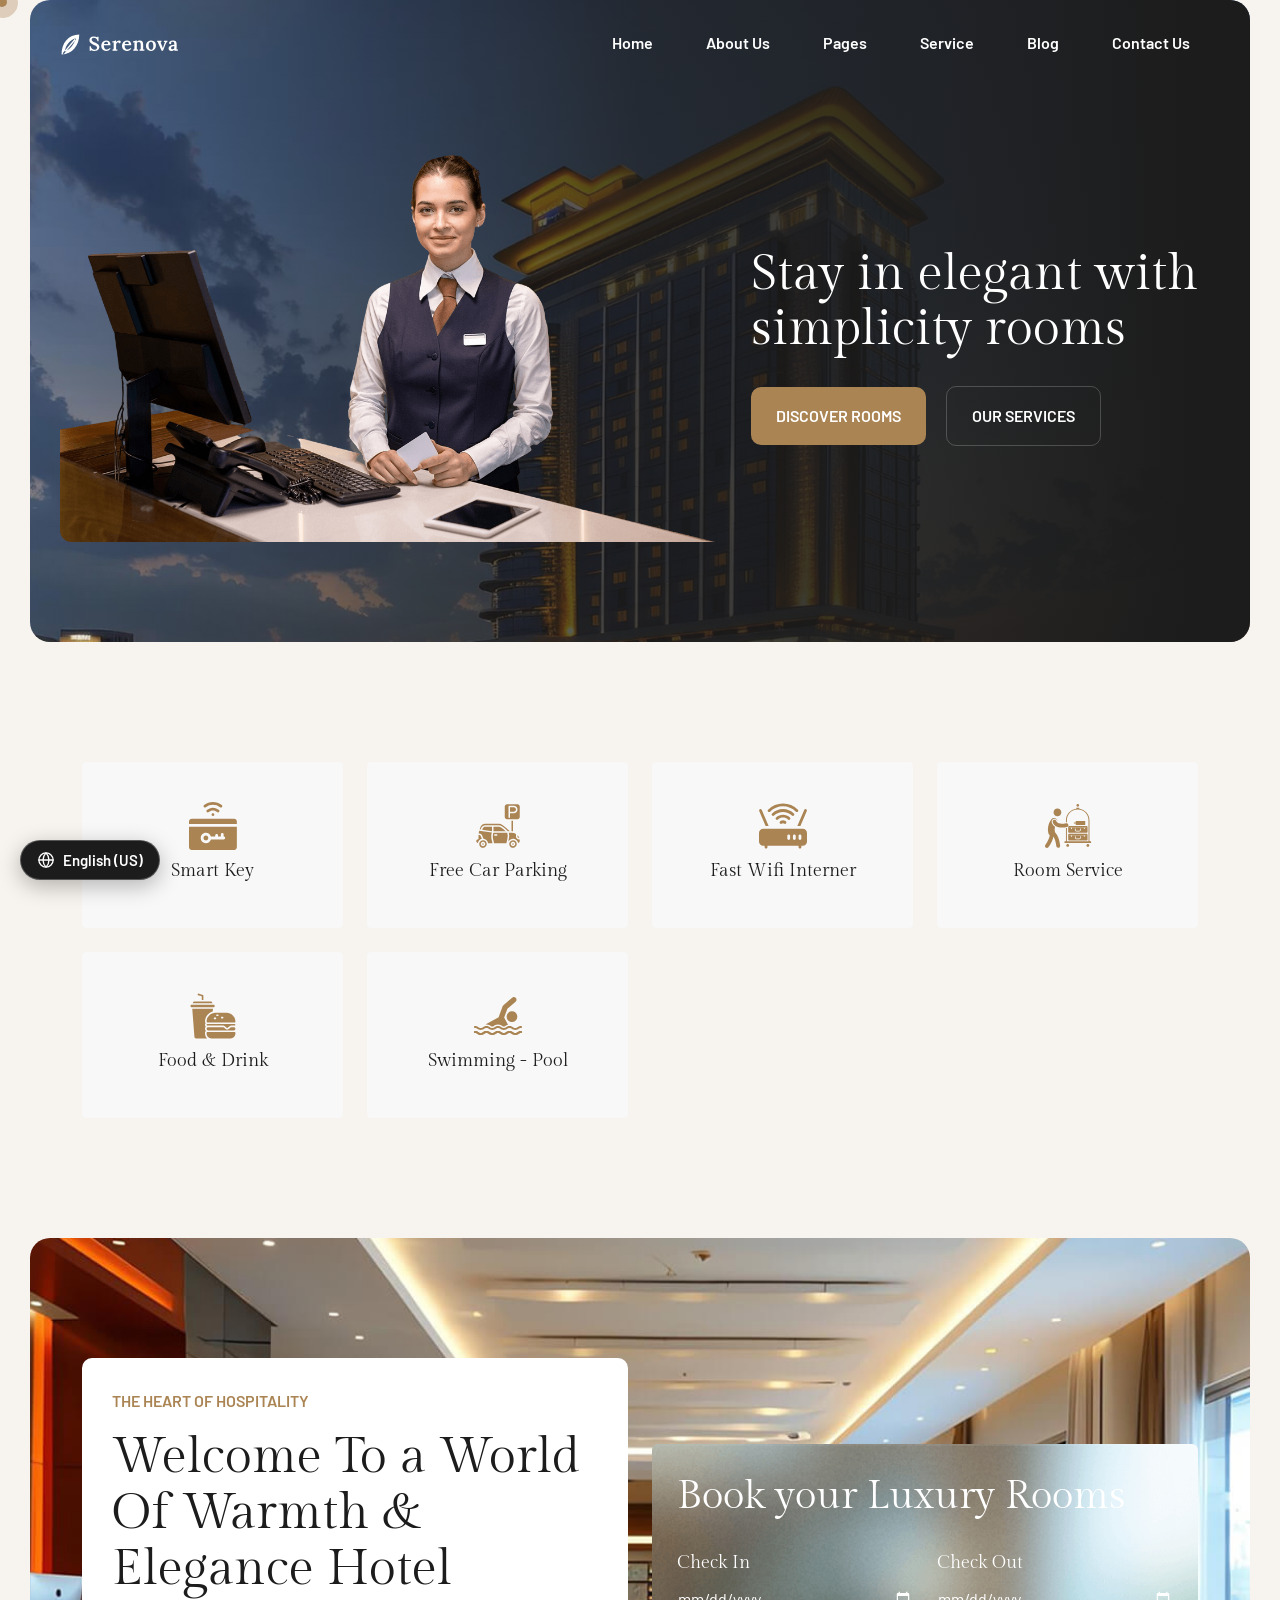
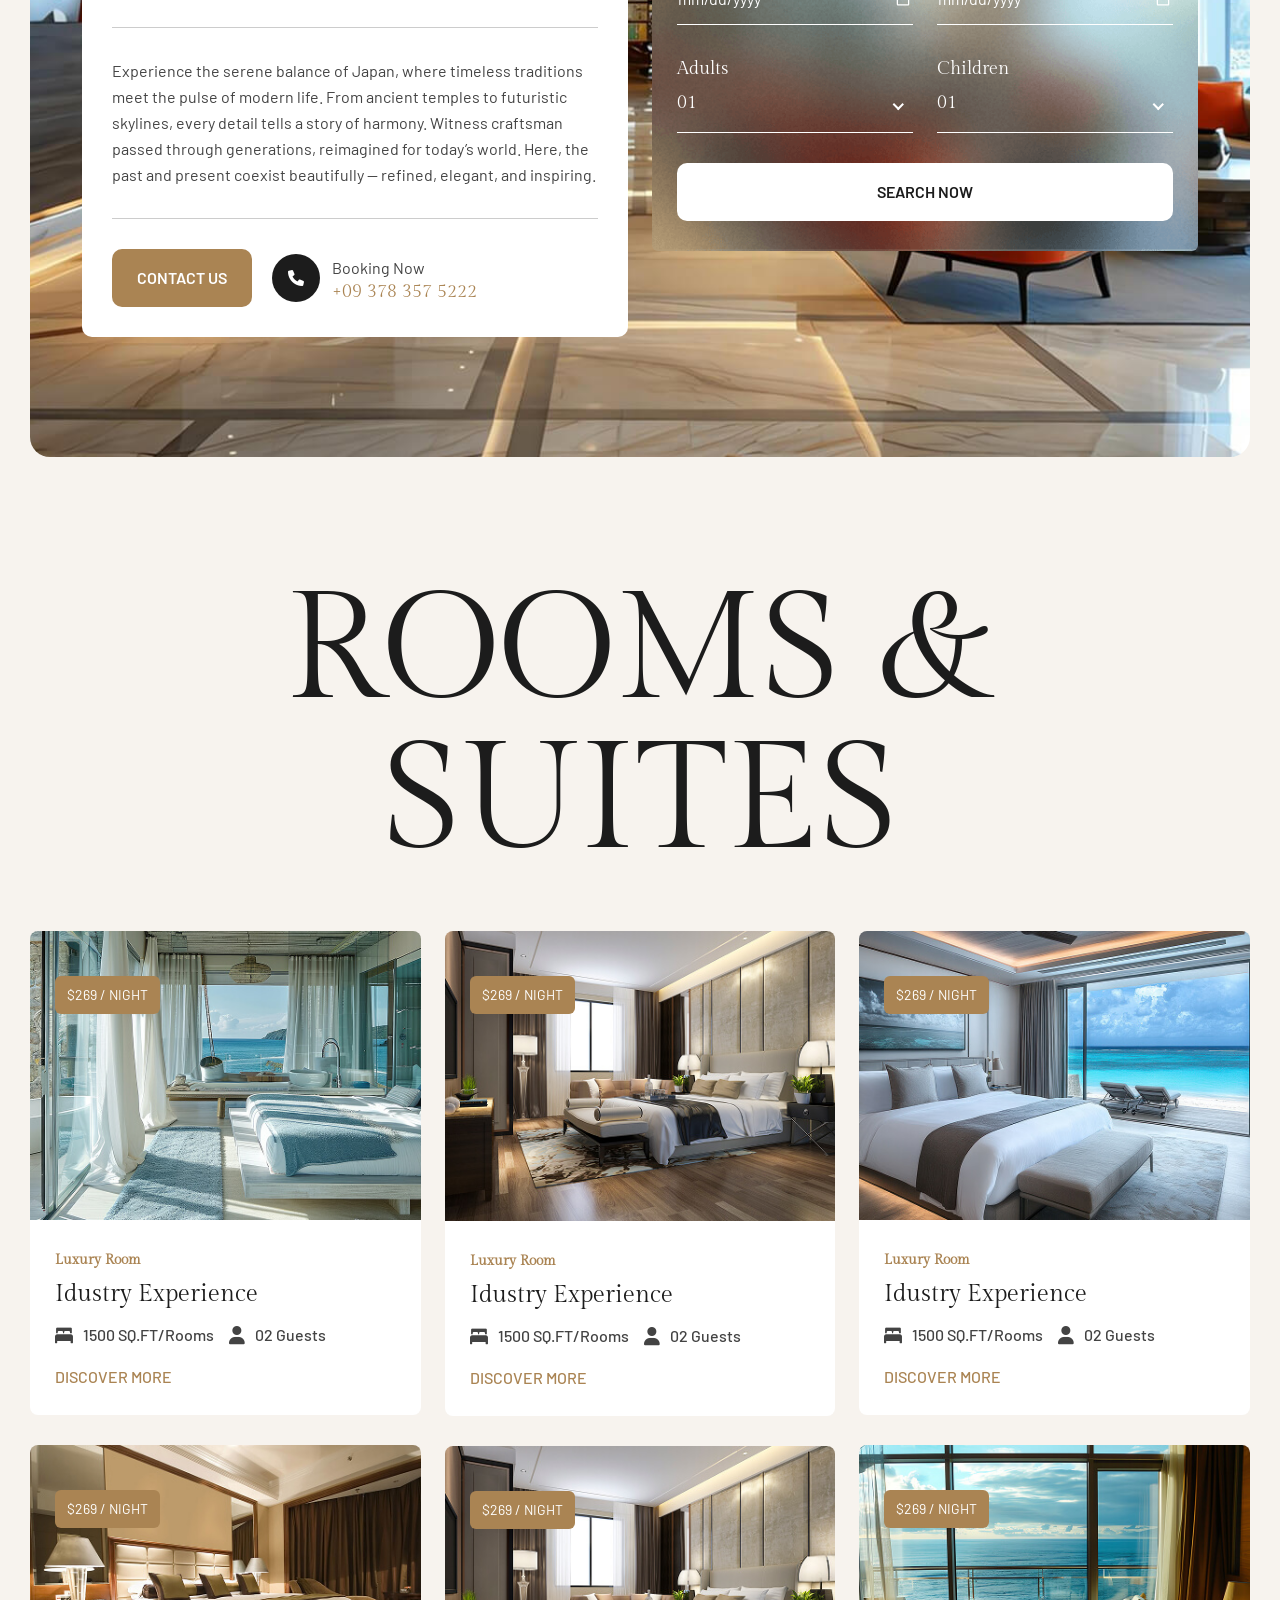
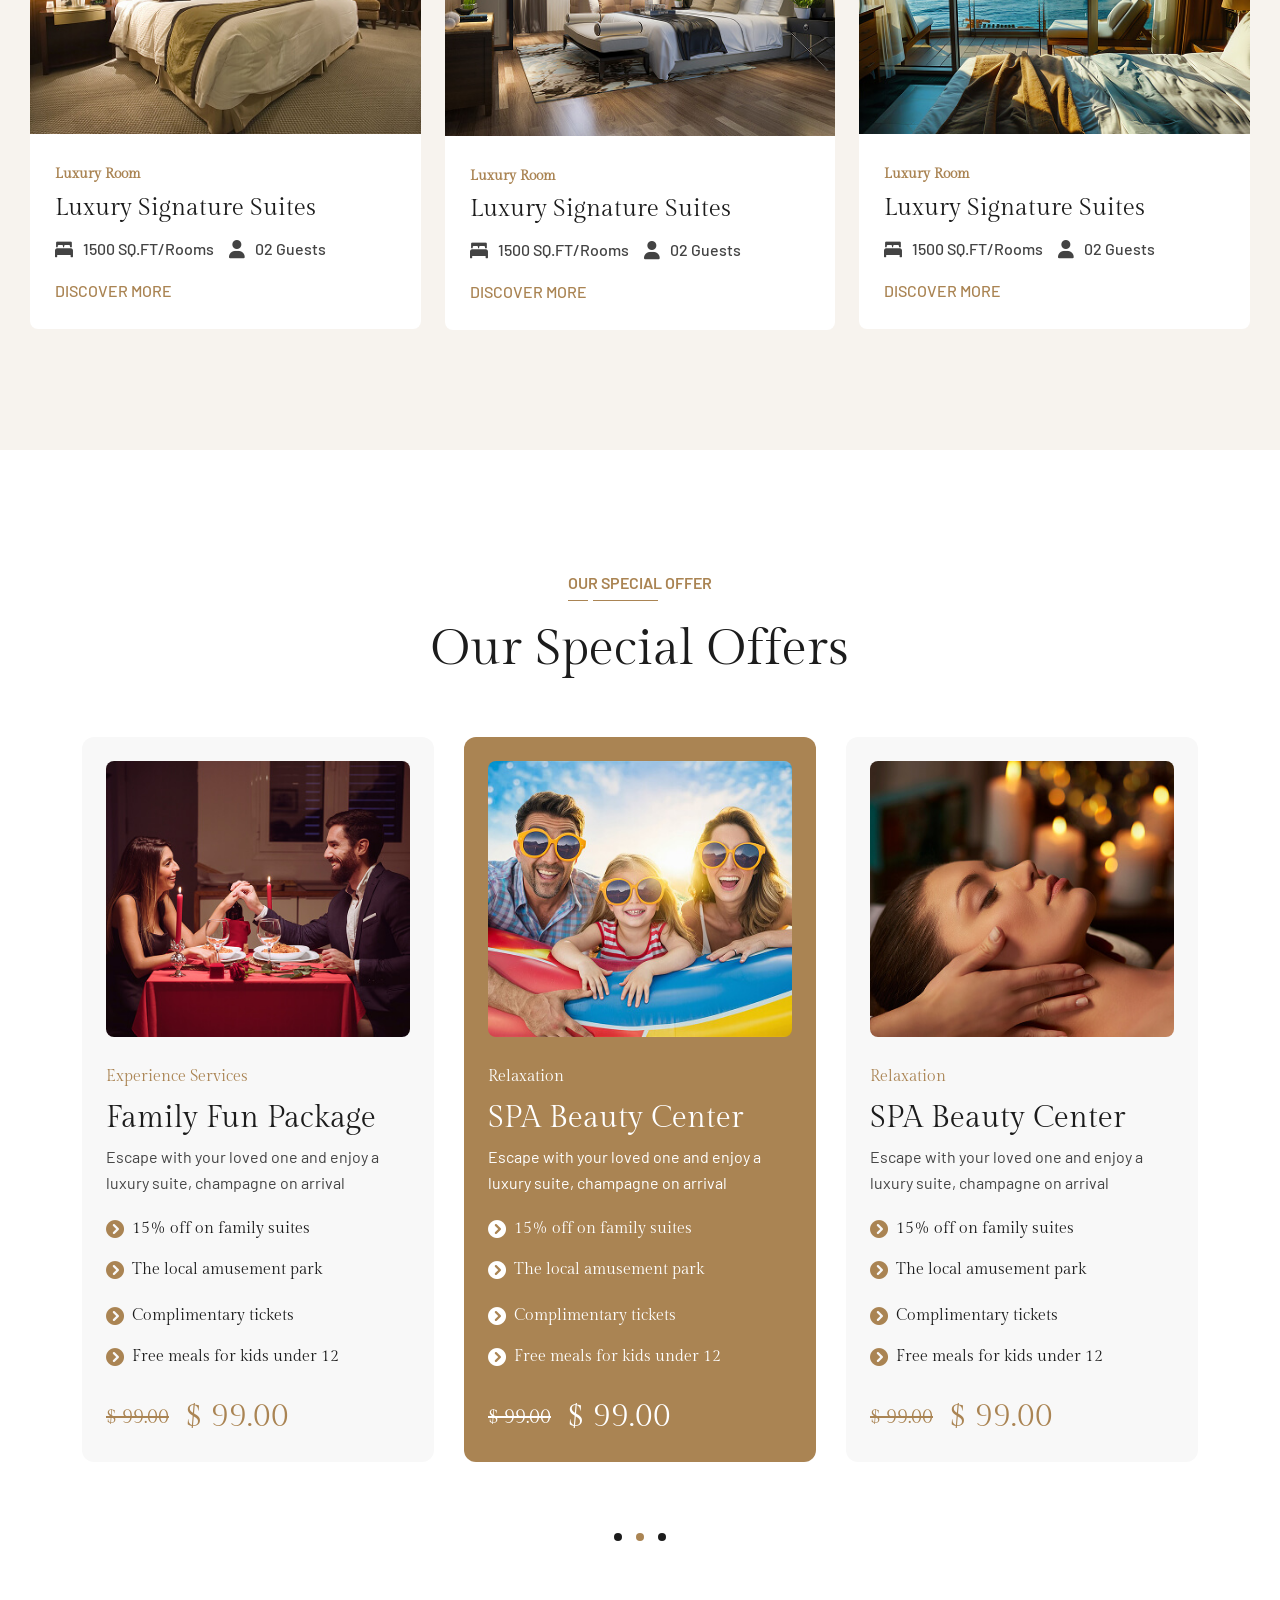
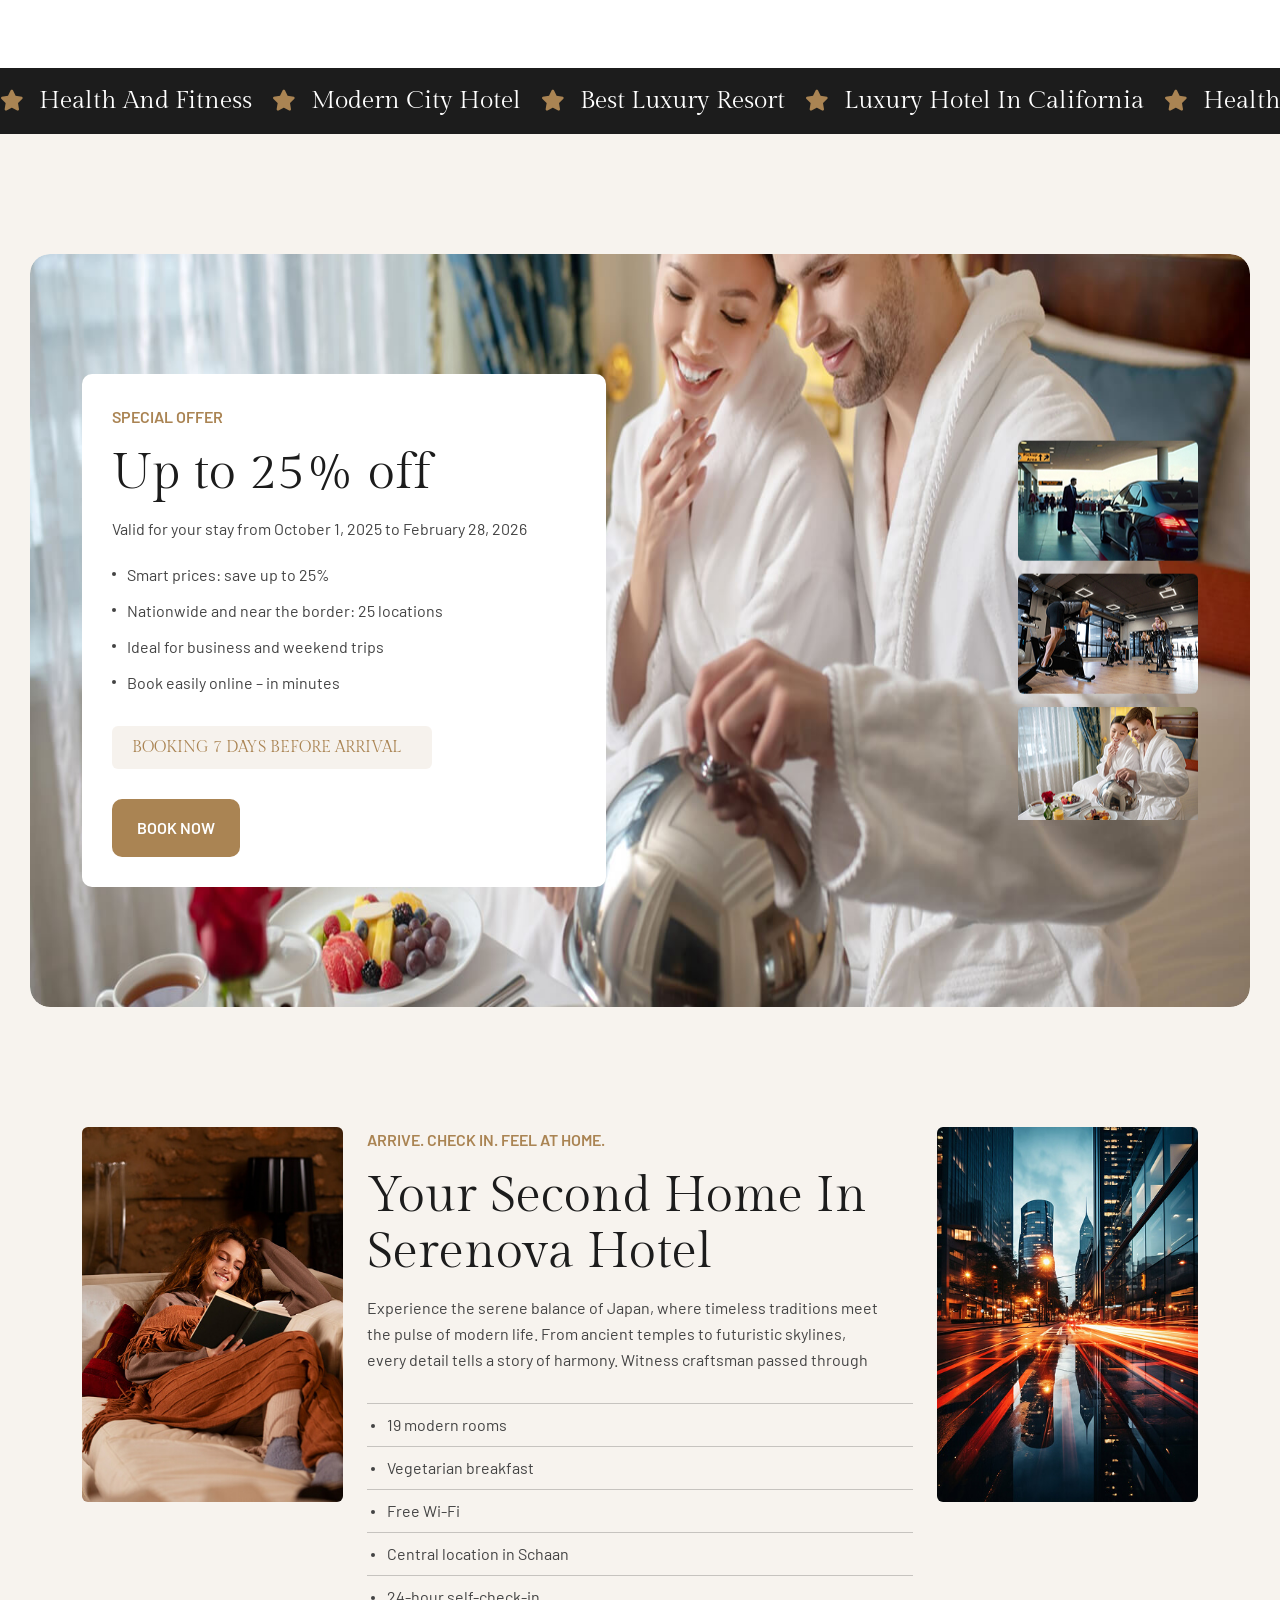
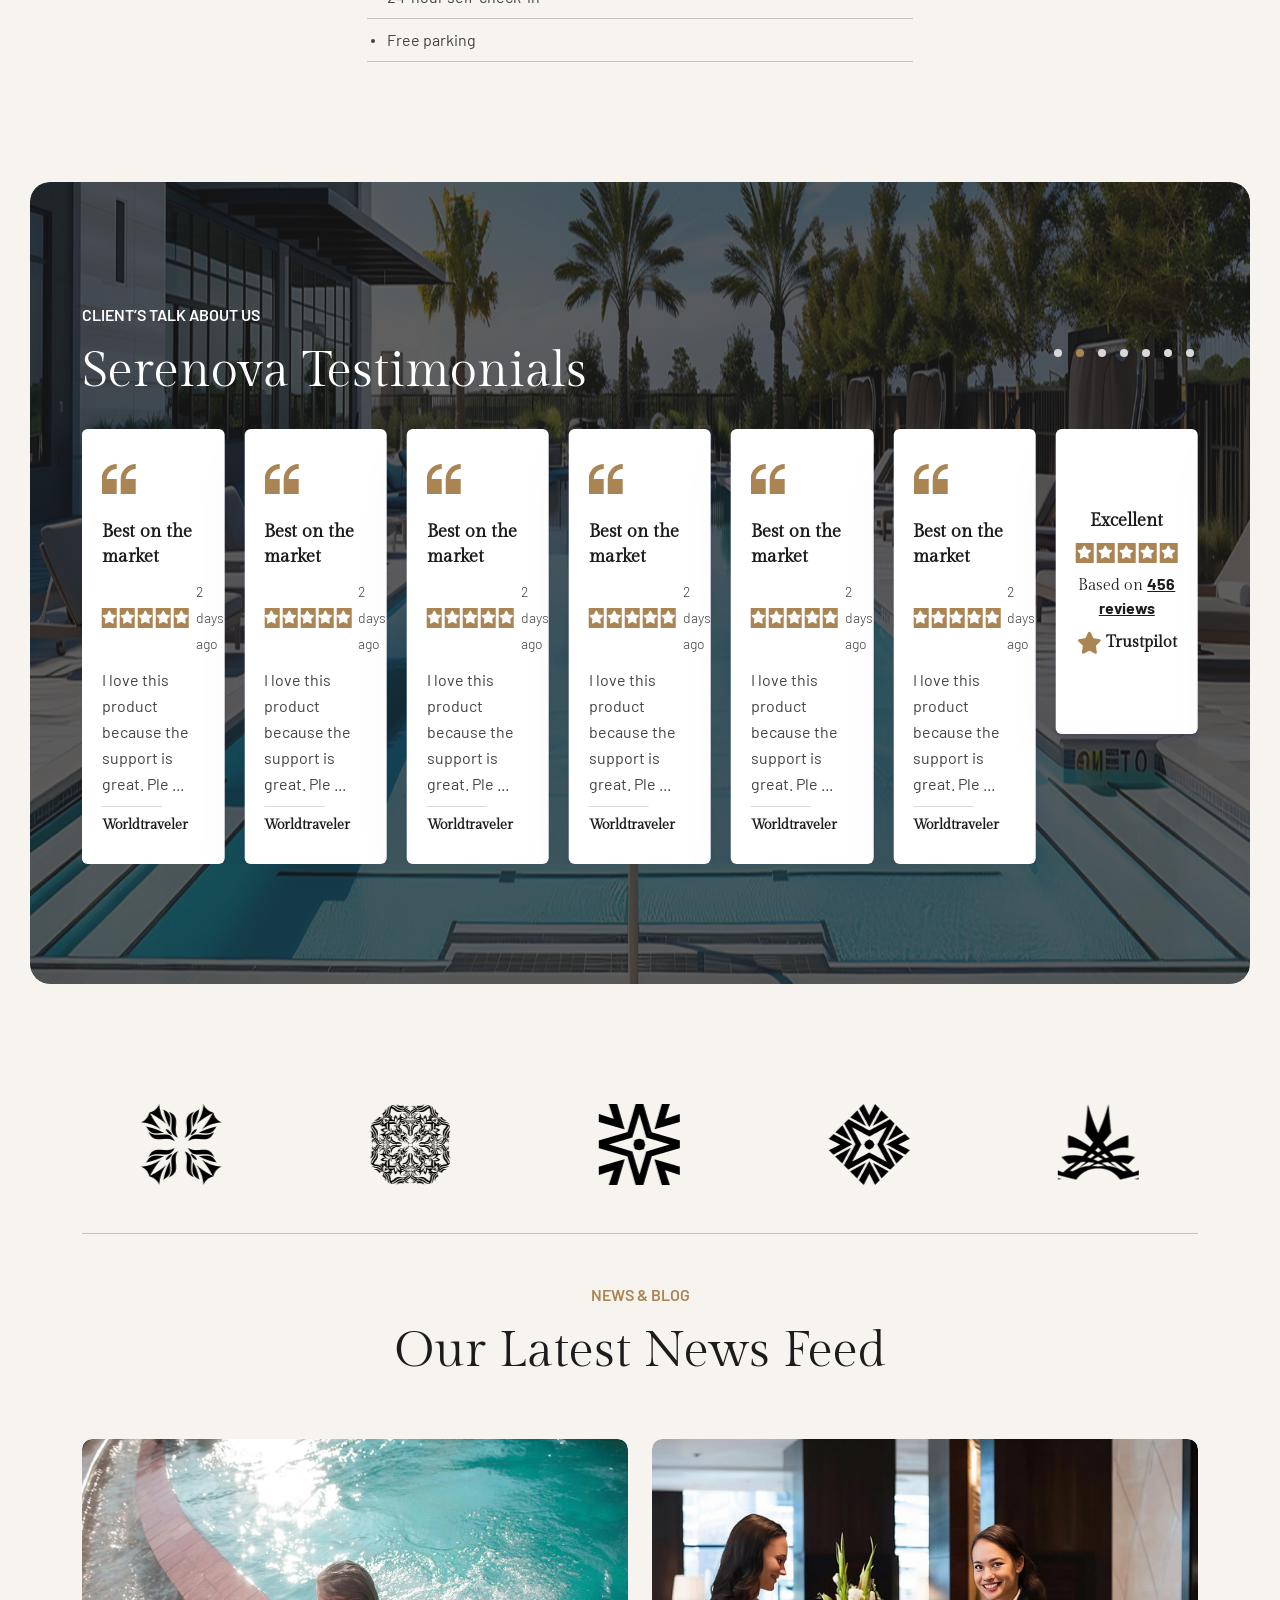
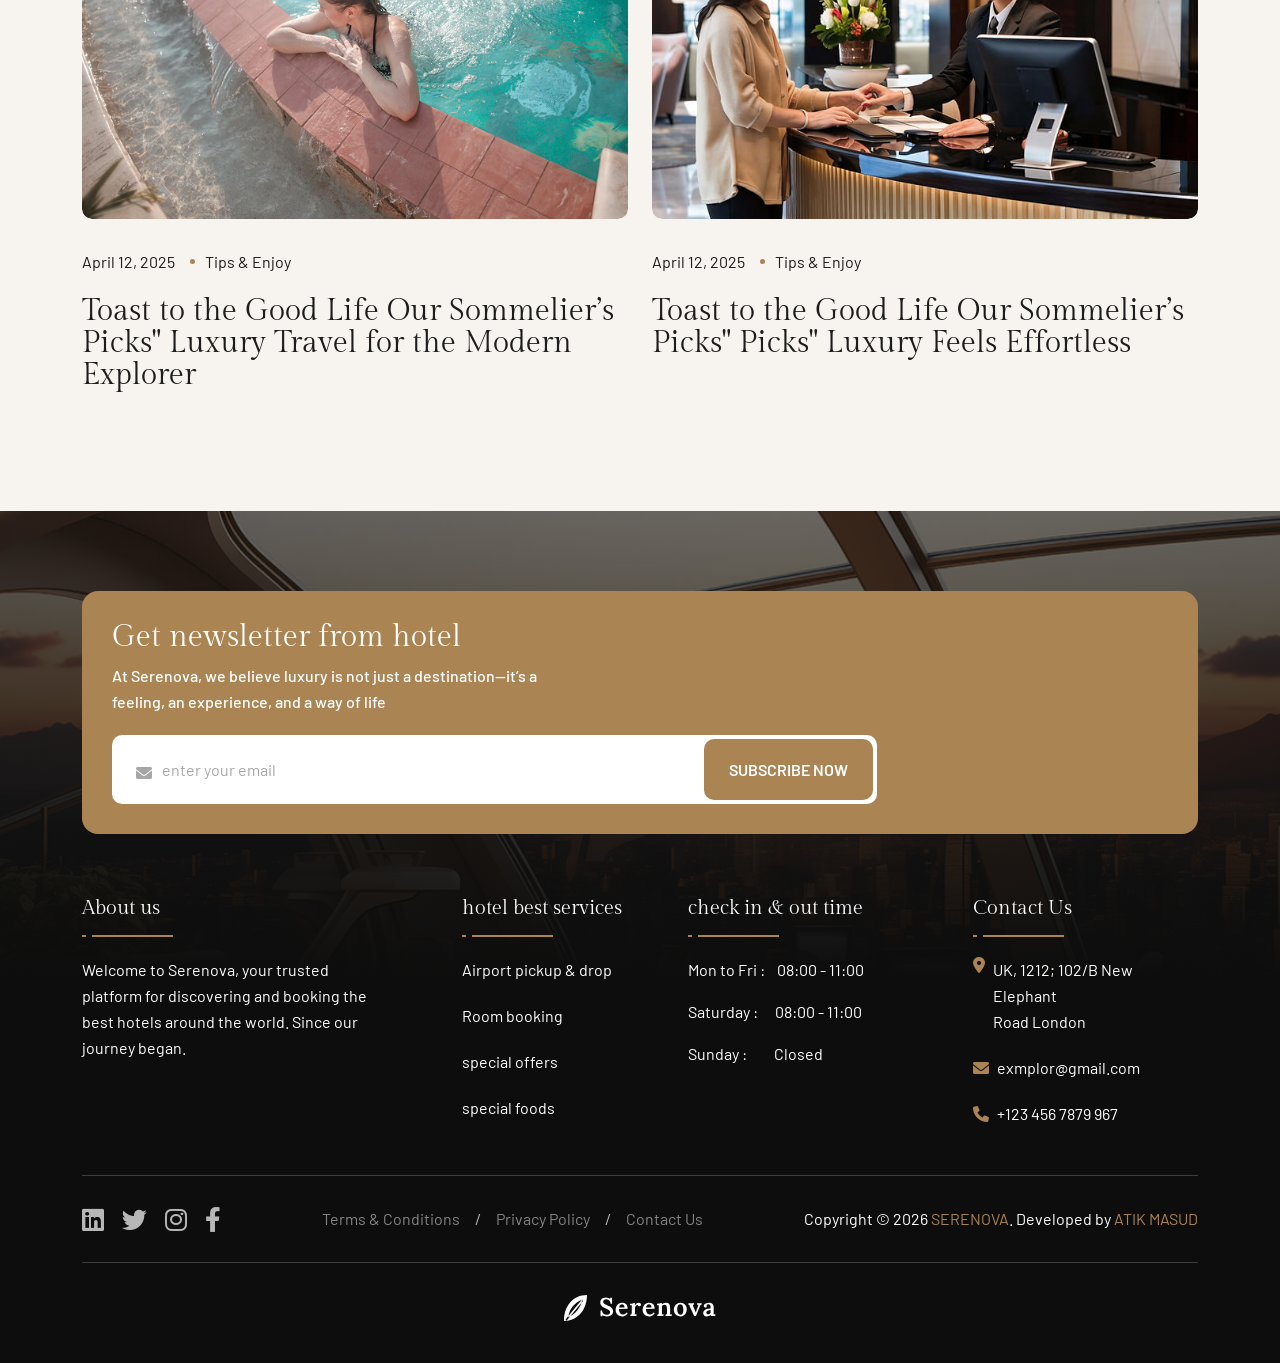
<file: index.html>
<!doctype html>
<html lang="en">
    <head>
        <meta charset="UTF-8" />
        <meta http-equiv="X-UA-Compatible" content="IE=edge" />
        <meta name="viewport" content="width=device-width, initial-scale=1" />
        <meta name="author" content="Atik Masud" />
        <meta name="description" content="Serenova - Hotel Booking" />
        <title>Serenova - Hotel Booking</title>
        <link rel="shortcut icon" href="assets/img/favicon.svg" />
        <link rel="stylesheet" href="assets/css/bootstrap.min.css" />
        <link rel="stylesheet" href="assets/css/all.min.css" />
        <link rel="stylesheet" href="assets/css/animate.css" />
        <link rel="stylesheet" href="assets/css/magnific-popup.css" />
        <link rel="stylesheet" href="assets/css/mousecursor.css" />
        <link rel="stylesheet" href="assets/css/meanmenu.css" />
        <link rel="stylesheet" href="assets/css/odometer.css" />
        <link rel="stylesheet" href="assets/css/swiper-bundle.min.css" />
        <link rel="stylesheet" href="assets/css/nice-select.css" />
        <link rel="stylesheet" href="assets/css/main.css" />
        <link rel="stylesheet" href="assets/css/i18n.css" />
    </head>
    <body class="hero-bg">
        <div id="preloader">
            <div class="preloader-content">
                <img src="assets/img/logo/black-logo.svg" alt="Hotel Logo" class="preloader-logo" />
                <div class="spinner"></div>
                <p>Booking your experience...</p>
            </div>
        </div>
        <button id="back-top" class="back-to-top show">
            <i class="fa-regular fa-arrow-up"></i>
        </button>
        <div class="mouseCursor cursor-outer"></div>
        <div class="mouseCursor cursor-inner"></div>
        <div class="fix-area">
            <div class="offcanvas__info">
                <div class="offcanvas__wrapper">
                    <div class="offcanvas__content">
                        <div class="offcanvas__top mb-5 d-flex justify-content-between align-items-center">
                            <div class="offcanvas__logo">
                                <a href="index.html">
                                    <img src="assets/img/logo/black-logo.svg" alt="logo-img" />
                                </a>
                            </div>
                            <div class="offcanvas__close">
                                <button>
                                    <i class="fas fa-times"></i>
                                </button>
                            </div>
                        </div>
                        <p class="text d-none d-xl-block">
                            Nullam dignissim, ante scelerisque the is euismod fermentum odio sem semper the is erat, a
                            feugiat leo urna eget eros. Duis Aenean a imperdiet risus.
                        </p>
                        <div class="mobile-menu fix mb-3"></div>
                        <div class="offcanvas__contact d-xl-block">
                            <h4 class="d-xl-block">Contact Info</h4>
                            <ul class="d-xl-block">
                                <li class="d-flex align-items-center">
                                    <div class="offcanvas__contact-icon">
                                        <i class="fal fa-map-marker-alt"></i>
                                    </div>
                                    <div class="offcanvas__contact-text">
                                        <a target="_blank" href="#">Main Street, Melbourne, Australia</a>
                                    </div>
                                </li>
                                <li class="d-flex align-items-center">
                                    <div class="offcanvas__contact-icon mr-15">
                                        <i class="fal fa-envelope"></i>
                                    </div>
                                    <div class="offcanvas__contact-text">
                                        <a href="mailto:info@example.com"
                                            ><span class="mailto:info@example.com">info@example.com</span></a
                                        >
                                    </div>
                                </li>
                                <li class="d-flex align-items-center">
                                    <div class="offcanvas__contact-icon mr-15">
                                        <i class="fal fa-clock"></i>
                                    </div>
                                    <div class="offcanvas__contact-text">
                                        <a target="_blank" href="#">Mod-friday, 09am -05pm</a>
                                    </div>
                                </li>
                                <li class="d-flex align-items-center">
                                    <div class="offcanvas__contact-icon mr-15">
                                        <i class="far fa-phone"></i>
                                    </div>
                                    <div class="offcanvas__contact-text">
                                        <a href="tel:+11002345909">+11002345909</a>
                                    </div>
                                </li>
                            </ul>
                            <div class="social-icon d-flex align-items-center">
                                <a href="#"><i class="fab fa-facebook-f"></i></a>
                                <a href="#"><i class="fab fa-twitter"></i></a>
                                <a href="#"><i class="fab fa-youtube"></i></a>
                                <a href="#"><i class="fab fa-linkedin-in"></i></a>
                            </div>
                        </div>
                    </div>
                </div>
            </div>
        </div>
        <div class="offcanvas__overlay"></div>
        <div class="header-top-section-3">
            <div class="container-fluid">
                <div class="header-top-wrapper-3">
                    <div class="header-left">
                        <ul class="list">
                            <li>
                                <i class="fa-solid fa-phone"></i>
                                <a href="tel:+093783575222">+09 378 357 5222</a>
                            </li>
                            <li>/</li>
                            <li>
                                <i class="fa-solid fa-envelope"></i>
                                <a href="mailto:info@example.com">info@example.com</a>
                            </li>
                            <li>/</li>
                            <li>
                                <i class="fa-solid fa-location-dot"></i>
                                Elgin Street, 6391, Celina, Delaware
                            </li>
                        </ul>
                    </div>
                    <div class="social-icon">
                        <a href="#"><i class="fa-brands fa-linkedin"></i></a>
                        <a href="#"><i class="fa-brands fa-twitter"></i></a>
                        <a href="#"><i class="fa-brands fa-instagram"></i></a>
                        <a href="#"><i class="fa-brands fa-facebook-f"></i></a>
                    </div>
                </div>
            </div>
        </div>
        <header id="header-sticky" class="header-1 header-3">
            <div class="container-fluid">
                <div class="mega-menu-wrapper">
                    <div class="header-main">
                        <div class="header-left">
                            <div class="logo">
                                <a href="index.html" class="header-logo">
                                    <img src="assets/img/logo/white-logo.svg" alt="logo-img" />
                                </a>
                                <a href="index.html" class="header-logo-2">
                                    <img src="assets/img/logo/black-logo.svg" alt="logo-img" />
                                </a>
                            </div>
                        </div>
                        <div class="header-right style-3 d-flex justify-content-end align-items-center">
                            <div class="mean__menu-wrapper">
                                <div class="main-menu">
                                    <nav id="mobile-menu">
                                        <ul>
                                            <li class="active"><a href="index.html">Home</a></li>
                                            <li>
                                                <a href="about.html">About Us</a>
                                            </li>
                                            <li class="has-dropdown">
                                                <a href="news-details.html"> Pages </a>
                                                <ul class="submenu">
                                                    <li class="has-dropdown">
                                                        <a href="room-details.html">
                                                            Room
                                                            <i class="fas fa-angle-right"></i>
                                                        </a>
                                                        <ul class="submenu">
                                                            <li><a href="room.html"> Our Room</a></li>
                                                            <li><a href="room-details.html">Room Details</a></li>
                                                        </ul>
                                                    </li>
                                                    <li><a href="facilitie.html">Hotel Facilities</a></li>
                                                    <li class="has-dropdown">
                                                        <a href="team-details.html">
                                                            Team
                                                            <i class="fas fa-angle-right"></i>
                                                        </a>
                                                        <ul class="submenu">
                                                            <li><a href="team.html">Our Team</a></li>
                                                            <li><a href="team-details.html">Team Details</a></li>
                                                        </ul>
                                                    </li>
                                                    <li><a href="testimonial.html">Our Testimonial</a></li>
                                                    <li><a href="404.html">404 Page</a></li>
                                                </ul>
                                            </li>
                                            <li>
                                                <a href="service-details.html"> Service </a>
                                                <ul class="submenu">
                                                    <li><a href="service.html">Our Service</a></li>
                                                    <li>
                                                        <a href="service-details.html">Service Details</a>
                                                    </li>
                                                </ul>
                                            </li>
                                            <li>
                                                <a href="news-details.html"> Blog </a>
                                                <ul class="submenu">
                                                    <li><a href="news-grid.html">Blog Grid</a></li>
                                                    <li><a href="news.html">Blog Standard</a></li>
                                                    <li><a href="news-details.html">Blog Details</a></li>
                                                </ul>
                                            </li>
                                            <li>
                                                <a href="contact.html">Contact Us</a>
                                            </li>
                                        </ul>
                                    </nav>
                                </div>
                            </div>
                            <div class="header-button">
                                <a href="contact.html" class="theme-btn style-3"> BOOK NOW </a>
                            </div>
                            <div class="header__hamburger d-xl-none my-auto">
                                <div class="sidebar__toggle">
                                    <i class="fas fa-bars"></i>
                                </div>
                            </div>
                        </div>
                    </div>
                </div>
            </div>
        </header>
        <section
            class="hero-section hero-3 hero-bg fix bg-cover"
            style="background-image: url(assets/img/home-1/hero/hero-bg.jpg)"
        >
            <div class="container-fluid">
                <div class="row g-4 align-items-center">
                    <div class="col-lg-7 order-2 order-lg-1">
                        <div class="hero-image">
                            <img src="assets/img/home-1/hero/man.png" alt="img" />
                        </div>
                    </div>
                    <div class="col-lg-5 order-1 order-lg-2">
                        <div class="hero-content">
                            <h1 class="wow fadeInUp" data-wow-delay=".3s">Stay in elegant with simplicity rooms</h1>
                            <div class="hero-button wow fadeInUp" data-wow-delay=".5s">
                                <a href="room-details.html" class="theme-btn">DISCOVER ROOMs</a>
                                <a href="service-details.html" class="theme-btn style-border">our services</a>
                            </div>
                        </div>
                    </div>
                </div>
            </div>
        </section>
        <section class="service-section section-padding fix">
            <div class="container">
                <div class="row g-4">
                    <div class="col-xxl-2 col-xl-3 col-lg-3 col-md-4 col-sm-6 wow fadeInUp" data-wow-delay=".1s">
                        <div class="service-box-items">
                            <div class="icon">
                                <img src="assets/img/home-1/icon/08.svg" alt="img" />
                            </div>
                            <h6>Smart Key</h6>
                        </div>
                    </div>
                    <div class="col-xxl-2 col-xl-3 col-lg-3 col-md-4 col-sm-6 wow fadeInUp" data-wow-delay=".2s">
                        <div class="service-box-items">
                            <div class="icon">
                                <img src="assets/img/home-1/icon/09.svg" alt="img" />
                            </div>
                            <h6>Free Car Parking</h6>
                        </div>
                    </div>
                    <div class="col-xxl-2 col-xl-3 col-lg-3 col-md-4 col-sm-6 wow fadeInUp" data-wow-delay=".3s">
                        <div class="service-box-items">
                            <div class="icon">
                                <img src="assets/img/home-1/icon/10.svg" alt="img" />
                            </div>
                            <h6>Fast Wifi Interner</h6>
                        </div>
                    </div>
                    <div class="col-xxl-2 col-xl-3 col-lg-3 col-md-4 col-sm-6 wow fadeInUp" data-wow-delay=".4s">
                        <div class="service-box-items">
                            <div class="icon">
                                <img src="assets/img/home-1/icon/11.svg" alt="img" />
                            </div>
                            <h6>Room Service</h6>
                        </div>
                    </div>
                    <div class="col-xxl-2 col-xl-3 col-lg-3 col-md-4 col-sm-6 wow fadeInUp" data-wow-delay=".5s">
                        <div class="service-box-items">
                            <div class="icon">
                                <img src="assets/img/home-1/icon/12.svg" alt="img" />
                            </div>
                            <h6>Food & Drink</h6>
                        </div>
                    </div>
                    <div class="col-xxl-2 col-xl-3 col-lg-3 col-md-4 col-sm-6 wow fadeInUp" data-wow-delay=".6s">
                        <div class="service-box-items">
                            <div class="icon">
                                <img src="assets/img/home-1/icon/13.svg" alt="img" />
                            </div>
                            <h6>Swimming - Pool</h6>
                        </div>
                    </div>
                </div>
            </div>
        </section>
        <section
            class="hotel-booking-section fix section-padding bg-cover"
            style="background-image: url(assets/img/home-3/contact-bg.jpg)"
        >
            <div class="container">
                <div class="hotel-booking-wrapper">
                    <div class="row g-4 align-items-center">
                        <div class="col-lg-6">
                            <div class="hotel-booking-box">
                                <div class="section-title mb-0">
                                    <span class="sub-title wow fadeInUp">The Heart of Hospitality</span>
                                    <h2 class="wow fadeInUp" data-wow-delay=".3s">
                                        Welcome To a World Of Warmth & Elegance Hotel
                                    </h2>
                                </div>
                                <p class="text">
                                    Experience the serene balance of Japan, where timeless traditions meet the pulse of
                                    modern life. From ancient temples to futuristic skylines, every detail tells a story
                                    of harmony. Witness craftsman passed through generations, reimagined for today’s
                                    world. Here, the past and present coexist beautifully — refined, elegant, and
                                    inspiring.
                                </p>
                                <div class="contact-item">
                                    <a href="room-details.html" class="theme-btn">CONTACT US</a>
                                    <div class="call-item">
                                        <div class="icon">
                                            <i class="fa-solid fa-phone"></i>
                                        </div>
                                        <div class="content">
                                            <span>Booking Now</span>
                                            <h6>
                                                <a href="tel:+093783575222">+09 378 357 5222</a>
                                            </h6>
                                        </div>
                                    </div>
                                </div>
                            </div>
                        </div>
                        <div class="col-lg-6">
                            <div
                                class="from-box bg-cover"
                                style="background-image: url(assets/img/home-3/bg-shape.png)"
                            >
                                <h2 class="sec-title">Book your Luxury Rooms</h2>
                                <form action="#">
                                    <div class="row">
                                        <div class="col-xl-6">
                                            <div class="form-clt">
                                                <span>Check In</span>
                                                <input type="date" id="date1" name="date1" />
                                            </div>
                                        </div>
                                        <div class="col-xl-6">
                                            <div class="form-clt">
                                                <span>Check Out</span>
                                                <input type="date" id="date" name="date" />
                                            </div>
                                        </div>
                                        <div class="col-xl-6">
                                            <div class="form-clt">
                                                <span>Adults</span>
                                                <div class="form">
                                                    <select class="single-select w-100">
                                                        <option>01</option>
                                                        <option>02</option>
                                                        <option>03</option>
                                                        <option>04</option>
                                                    </select>
                                                </div>
                                            </div>
                                        </div>
                                        <div class="col-xl-6">
                                            <div class="form-clt">
                                                <span>Children</span>
                                                <div class="form">
                                                    <select class="single-select w-100">
                                                        <option>01</option>
                                                        <option>02</option>
                                                        <option>03</option>
                                                        <option>04</option>
                                                    </select>
                                                </div>
                                            </div>
                                        </div>
                                        <div class="col-xl-12">
                                            <div class="form-clt">
                                                <button class="theme-btn w-100" type="submit">SEARCH NOW</button>
                                            </div>
                                        </div>
                                    </div>
                                </form>
                            </div>
                        </div>
                    </div>
                </div>
            </div>
        </section>
        <section class="rooms-section-3 section-padding fix">
            <div class="container-fluid">
                <div class="room-wrapper">
                    <div class="row g-4 justify-content-between">
                        <div class="col-lg-12">
                            <h2 class="text wow fadeInUp" data-wow-delay=".3s">Rooms & Suites</h2>
                        </div>
                        <div class="col-xl-4 col-lg-4 col-md-6">
                            <div class="room-box-items-3">
                                <div class="room-image">
                                    <img src="assets/img/home-3/room/01.jpg" alt="img" />
                                    <img src="assets/img/home-3/room/01.jpg" alt="img" />
                                    <span>$269 / NIGHT</span>
                                </div>
                                <div class="content-item">
                                    <div class="room-content">
                                        <h6>Luxury Room</h6>
                                        <h4>
                                            <a href="room-details.html">Idustry Experience</a>
                                        </h4>
                                        <ul class="list">
                                            <li>
                                                <i class="fa-solid fa-bed-front"></i>
                                                1500 SQ.FT/Rooms
                                            </li>
                                            <li>
                                                <i class="fa-solid fa-user"></i>
                                                02 Guests
                                            </li>
                                        </ul>
                                        <a href="room-details.html" class="more-btn">DISCOVER MORE</a>
                                    </div>
                                </div>
                            </div>
                            <div class="room-box-items-3 style-2">
                                <div class="room-image">
                                    <img src="assets/img/home-3/room/02.jpg" alt="img" />
                                    <img src="assets/img/home-3/room/02.jpg" alt="img" />
                                    <span>$269 / NIGHT</span>
                                </div>
                                <div class="content-item">
                                    <div class="room-content">
                                        <h6>Luxury Room</h6>
                                        <h4>
                                            <a href="room-details.html">Luxury Signature Suites</a>
                                        </h4>
                                        <ul class="list">
                                            <li>
                                                <i class="fa-solid fa-bed-front"></i>
                                                1500 SQ.FT/Rooms
                                            </li>
                                            <li>
                                                <i class="fa-solid fa-user"></i>
                                                02 Guests
                                            </li>
                                        </ul>
                                        <a href="room-details.html" class="more-btn">DISCOVER MORE</a>
                                    </div>
                                </div>
                            </div>
                        </div>
                        <div class="col-xl-4 col-lg-4 col-md-6">
                            <div class="room-box-items-3 style-3">
                                <div class="room-image">
                                    <img src="assets/img/home-3/room/03.jpg" alt="img" />
                                    <img src="assets/img/home-3/room/03.jpg" alt="img" />
                                    <span>$269 / NIGHT</span>
                                </div>
                                <div class="content-item">
                                    <div class="room-content">
                                        <h6>Luxury Room</h6>
                                        <h4>
                                            <a href="room-details.html">Idustry Experience</a>
                                        </h4>
                                        <ul class="list">
                                            <li>
                                                <i class="fa-solid fa-bed-front"></i>
                                                1500 SQ.FT/Rooms
                                            </li>
                                            <li>
                                                <i class="fa-solid fa-user"></i>
                                                02 Guests
                                            </li>
                                        </ul>
                                        <a href="room-details.html" class="more-btn">DISCOVER MORE</a>
                                    </div>
                                </div>
                            </div>
                            <div class="room-box-items-3 style-4">
                                <div class="room-image">
                                    <img src="assets/img/home-3/room/04.jpg" alt="img" />
                                    <img src="assets/img/home-3/room/04.jpg" alt="img" />
                                    <span>$269 / NIGHT</span>
                                </div>
                                <div class="content-item">
                                    <div class="room-content">
                                        <h6>Luxury Room</h6>
                                        <h4>
                                            <a href="room-details.html">Luxury Signature Suites</a>
                                        </h4>
                                        <ul class="list">
                                            <li>
                                                <i class="fa-solid fa-bed-front"></i>
                                                1500 SQ.FT/Rooms
                                            </li>
                                            <li>
                                                <i class="fa-solid fa-user"></i>
                                                02 Guests
                                            </li>
                                        </ul>
                                        <a href="room-details.html" class="more-btn">DISCOVER MORE</a>
                                    </div>
                                </div>
                            </div>
                        </div>
                        <div class="col-xl-4 col-lg-4 col-md-6">
                            <div class="room-box-items-3 style-5">
                                <div class="room-image">
                                    <img src="assets/img/home-3/room/05.jpg" alt="img" />
                                    <img src="assets/img/home-3/room/05.jpg" alt="img" />
                                    <span>$269 / NIGHT</span>
                                </div>
                                <div class="content-item">
                                    <div class="room-content">
                                        <h6>Luxury Room</h6>
                                        <h4>
                                            <a href="room-details.html">Idustry Experience</a>
                                        </h4>
                                        <ul class="list">
                                            <li>
                                                <i class="fa-solid fa-bed-front"></i>
                                                1500 SQ.FT/Rooms
                                            </li>
                                            <li>
                                                <i class="fa-solid fa-user"></i>
                                                02 Guests
                                            </li>
                                        </ul>
                                        <a href="room-details.html" class="more-btn">DISCOVER MORE</a>
                                    </div>
                                </div>
                            </div>
                            <div class="room-box-items-3 style-4">
                                <div class="room-image">
                                    <img src="assets/img/home-3/room/06.jpg" alt="img" />
                                    <img src="assets/img/home-3/room/06.jpg" alt="img" />
                                    <span>$269 / NIGHT</span>
                                </div>
                                <div class="content-item">
                                    <div class="room-content">
                                        <h6>Luxury Room</h6>
                                        <h4>
                                            <a href="room-details.html">Luxury Signature Suites</a>
                                        </h4>
                                        <ul class="list">
                                            <li>
                                                <i class="fa-solid fa-bed-front"></i>
                                                1500 SQ.FT/Rooms
                                            </li>
                                            <li>
                                                <i class="fa-solid fa-user"></i>
                                                02 Guests
                                            </li>
                                        </ul>
                                        <a href="room-details.html" class="more-btn">DISCOVER MORE</a>
                                    </div>
                                </div>
                            </div>
                        </div>
                    </div>
                </div>
            </div>
        </section>
        <section class="get-special-offer-section section-padding fix bg-white">
            <div class="container">
                <div class="section-title text-center">
                    <span class="sub-title sub-title-2 wow fadeInUp">our special offer</span>
                    <h2 class="wow fadeInUp" data-wow-delay=".3s">Our Special Offers</h2>
                </div>
                <div class="special-offer-wrapper">
                    <div class="swiper offer-slider-2">
                        <div class="swiper-wrapper">
                            <div class="swiper-slide">
                                <div class="special-offer-box-items">
                                    <div class="thumb">
                                        <img src="assets/img/home-1/offer/offer-01.jpg" alt="img" />
                                        <img src="assets/img/home-1/offer/offer-01.jpg" alt="img" />
                                    </div>
                                    <div class="content">
                                        <span>Experience Services</span>
                                        <h3><a href="service-details.html">Family Fun Package</a></h3>
                                        <p>Escape with your loved one and enjoy a luxury suite, champagne on arrival</p>
                                        <div class="list-area">
                                            <ul class="list">
                                                <li>
                                                    <i class="fa-solid fa-circle-chevron-right"></i>
                                                    15% off on family suites
                                                </li>
                                                <li>
                                                    <i class="fa-solid fa-circle-chevron-right"></i>
                                                    The local amusement park
                                                </li>
                                            </ul>
                                            <ul class="list">
                                                <li>
                                                    <i class="fa-solid fa-circle-chevron-right"></i>
                                                    Complimentary tickets
                                                </li>
                                                <li>
                                                    <i class="fa-solid fa-circle-chevron-right"></i>
                                                    Free meals for kids under 12
                                                </li>
                                            </ul>
                                        </div>
                                        <div class="price-list">
                                            <del>$ 99.00</del>
                                            <h4>$ 99.00</h4>
                                        </div>
                                    </div>
                                </div>
                            </div>
                            <div class="swiper-slide">
                                <div class="special-offer-box-items">
                                    <div class="thumb">
                                        <img src="assets/img/home-1/offer/offer-02.jpg" alt="img" />
                                        <img src="assets/img/home-1/offer/offer-02.jpg" alt="img" />
                                    </div>
                                    <div class="content">
                                        <span>Relaxation</span>
                                        <h3><a href="service-details.html">SPA Beauty Center</a></h3>
                                        <p>Escape with your loved one and enjoy a luxury suite, champagne on arrival</p>
                                        <div class="list-area">
                                            <ul class="list">
                                                <li>
                                                    <i class="fa-solid fa-circle-chevron-right"></i>
                                                    15% off on family suites
                                                </li>
                                                <li>
                                                    <i class="fa-solid fa-circle-chevron-right"></i>
                                                    The local amusement park
                                                </li>
                                            </ul>
                                            <ul class="list">
                                                <li>
                                                    <i class="fa-solid fa-circle-chevron-right"></i>
                                                    Complimentary tickets
                                                </li>
                                                <li>
                                                    <i class="fa-solid fa-circle-chevron-right"></i>
                                                    Free meals for kids under 12
                                                </li>
                                            </ul>
                                        </div>
                                        <div class="price-list">
                                            <del>$ 99.00</del>
                                            <h4>$ 99.00</h4>
                                        </div>
                                    </div>
                                </div>
                            </div>
                            <div class="swiper-slide">
                                <div class="special-offer-box-items">
                                    <div class="thumb">
                                        <img src="assets/img/home-1/offer/offer-03.jpg" alt="img" />
                                        <img src="assets/img/home-1/offer/offer-03.jpg" alt="img" />
                                    </div>
                                    <div class="content">
                                        <span>Relaxation</span>
                                        <h3><a href="service-details.html">SPA Beauty Center</a></h3>
                                        <p>Escape with your loved one and enjoy a luxury suite, champagne on arrival</p>
                                        <div class="list-area">
                                            <ul class="list">
                                                <li>
                                                    <i class="fa-solid fa-circle-chevron-right"></i>
                                                    15% off on family suites
                                                </li>
                                                <li>
                                                    <i class="fa-solid fa-circle-chevron-right"></i>
                                                    The local amusement park
                                                </li>
                                            </ul>
                                            <ul class="list">
                                                <li>
                                                    <i class="fa-solid fa-circle-chevron-right"></i>
                                                    Complimentary tickets
                                                </li>
                                                <li>
                                                    <i class="fa-solid fa-circle-chevron-right"></i>
                                                    Free meals for kids under 12
                                                </li>
                                            </ul>
                                        </div>
                                        <div class="price-list">
                                            <del>$ 99.00</del>
                                            <h4>$ 99.00</h4>
                                        </div>
                                    </div>
                                </div>
                            </div>
                        </div>
                    </div>
                </div>
                <div class="swiper-dot-2">
                    <div class="dot2"></div>
                </div>
            </div>
        </section>
        <div class="marque-section fix section-padding pt-0">
            <div class="scrolling-wrap">
                <div class="comm">
                    <div class="cmn-textslide"><i class="fa-sharp fa-solid fa-star"></i> Health and Fitness</div>
                    <div class="cmn-textslide"><i class="fa-sharp fa-solid fa-star"></i> Modern City Hotel</div>
                    <div class="cmn-textslide"><i class="fa-sharp fa-solid fa-star"></i> Best Luxury Resort</div>
                    <div class="cmn-textslide">
                        <i class="fa-sharp fa-solid fa-star"></i> Luxury Hotel in California
                    </div>
                    <div class="cmn-textslide"><i class="fa-sharp fa-solid fa-star"></i> Health and Fitness</div>
                    <div class="cmn-textslide"><i class="fa-sharp fa-solid fa-star"></i> Health and Fitness</div>
                </div>
                <div class="comm">
                    <div class="cmn-textslide"><i class="fa-sharp fa-solid fa-star"></i> Health and Fitness</div>
                    <div class="cmn-textslide"><i class="fa-sharp fa-solid fa-star"></i> Modern City Hotel</div>
                    <div class="cmn-textslide"><i class="fa-sharp fa-solid fa-star"></i> Best Luxury Resort</div>
                    <div class="cmn-textslide">
                        <i class="fa-sharp fa-solid fa-star"></i> Luxury Hotel in California
                    </div>
                    <div class="cmn-textslide"><i class="fa-sharp fa-solid fa-star"></i> Health and Fitness</div>
                    <div class="cmn-textslide"><i class="fa-sharp fa-solid fa-star"></i> Health and Fitness</div>
                </div>
                <div class="comm">
                    <div class="cmn-textslide"><i class="fa-sharp fa-solid fa-star"></i> Health and Fitness</div>
                    <div class="cmn-textslide"><i class="fa-sharp fa-solid fa-star"></i> Modern City Hotel</div>
                    <div class="cmn-textslide"><i class="fa-sharp fa-solid fa-star"></i> Best Luxury Resort</div>
                    <div class="cmn-textslide">
                        <i class="fa-sharp fa-solid fa-star"></i> Luxury Hotel in California
                    </div>
                    <div class="cmn-textslide"><i class="fa-sharp fa-solid fa-star"></i> Health and Fitness</div>
                    <div class="cmn-textslide"><i class="fa-sharp fa-solid fa-star"></i> Health and Fitness</div>
                </div>
            </div>
        </div>
        <section class="offer-bg-section section-padding fix">
            <div class="bg-image">
                <img src="assets/img/home-3/offer/bg.jpg" alt="img" />
            </div>
            <div class="container">
                <div class="offer-bg-wrapper">
                    <div class="offer-bg-box">
                        <div class="section-title mb-0">
                            <span class="sub-title wow fadeInUp">special offer</span>
                            <h2 class="wow fadeInUp" data-wow-delay=".3s">Up to 25% off</h2>
                        </div>
                        <p class="text">Valid for your stay from October 1, 2025 to February 28, 2026</p>
                        <ul class="offer-list">
                            <li>Smart prices: save up to 25%</li>
                            <li>Nationwide and near the border: 25 locations</li>
                            <li>Ideal for business and weekend trips</li>
                            <li>Book easily online – in minutes</li>
                        </ul>
                        <h6>Booking 7 days before arrival</h6>
                        <a href="contact.html" class="theme-btn"> BOOK NOW </a>
                    </div>
                    <div class="offer-right-item">
                        <div class="swiper offer-slider">
                            <div class="swiper-wrapper">
                                <div class="swiper-slide">
                                    <div class="offer-image">
                                        <img src="assets/img/home-3/offer/01.jpg" alt="img" />
                                    </div>
                                </div>
                                <div class="swiper-slide">
                                    <div class="offer-image">
                                        <img src="assets/img/home-3/offer/02.jpg" alt="img" />
                                    </div>
                                </div>
                                <div class="swiper-slide">
                                    <div class="offer-image">
                                        <img src="assets/img/home-3/offer/03.jpg" alt="img" />
                                    </div>
                                </div>
                            </div>
                        </div>
                    </div>
                </div>
            </div>
        </section>
        <section class="hotel-overview-section section-padding fix">
            <div class="left-image">
                <img src="assets/img/home-3/room/07.jpg" alt="img" class="wow img-custom-anim-left" />
            </div>
            <div class="bottom-image">
                <img src="assets/img/home-3/room/09.jpg" alt="img" class="wow img-custom-anim-left" />
            </div>
            <div class="right-image">
                <img src="assets/img/home-3/room/11.jpg" alt="img" class="wow img-custom-anim-left" />
            </div>
            <div class="container">
                <div class="hotel-overview-wrapper">
                    <div class="row g-4">
                        <div class="col-xl-3 col-lg-3 col-md-3">
                            <div class="hotel-image">
                                <img src="assets/img/home-3/room/08.jpg" alt="img" class="wow img-custom-anim-left" />
                            </div>
                        </div>
                        <div class="col-xl-6 col-lg-6 col-md-6">
                            <div class="hotel-overview-content">
                                <div class="section-title mb-0">
                                    <span class="sub-title wow fadeInUp">Arrive. Check in. Feel at home.</span>
                                    <h2 class="wow fadeInUp" data-wow-delay=".3s">
                                        Your Second Home In <br />
                                        Serenova Hotel
                                    </h2>
                                </div>
                                <p class="text">
                                    Experience the serene balance of Japan, where timeless traditions meet the pulse of
                                    modern life. From ancient temples to futuristic skylines, every detail tells a story
                                    of harmony. Witness craftsman passed through
                                </p>
                                <ul class="list-item">
                                    <li>19 modern rooms</li>
                                    <li>Vegetarian breakfast</li>
                                    <li>Free Wi-Fi</li>
                                    <li>Central location in Schaan</li>
                                    <li>24-hour self-check-in</li>
                                    <li>Free parking</li>
                                </ul>
                            </div>
                        </div>
                        <div class="col-xl-3 col-lg-3 col-md-3">
                            <div class="hotel-image style-2">
                                <img src="assets/img/home-3/room/10.jpg" alt="img" class="wow img-custom-anim-right" />
                            </div>
                        </div>
                    </div>
                </div>
            </div>
        </section>
        <section class="testimonial-section-3 section-padding">
            <div class="bg-image">
                <img src="assets/img/home-3/testi-bg.jpg" alt="img" />
            </div>
            <div class="container">
                <div class="section-title-area">
                    <div class="section-title mb-0">
                        <span class="sub-title text-white wow fadeInUp">client’s talk about us</span>
                        <h2 class="text-white wow fadeInUp" data-wow-delay=".3s">Serenova Testimonials</h2>
                    </div>
                    <div class="swiper-dot-1 mt-0">
                        <div class="dot"></div>
                    </div>
                </div>
                <div class="testimonial-wrapper-3">
                    <div class="swiper testimonial-slider-3">
                        <div class="swiper-wrapper">
                            <div class="swiper-slide">
                                <div class="test-box">
                                    <h4>Excellent</h4>
                                    <div class="star">
                                        <i class="fa-solid fa-star"></i>
                                        <i class="fa-solid fa-star"></i>
                                        <i class="fa-solid fa-star"></i>
                                        <i class="fa-solid fa-star"></i>
                                        <i class="fa-solid fa-star"></i>
                                    </div>
                                    <h5>Based on <span>456 reviews</span></h5>
                                    <h6><i class="fa-solid fa-star"></i> Trustpilot</h6>
                                </div>
                            </div>
                            <div class="swiper-slide">
                                <div class="testimonial-box">
                                    <div class="icon">
                                        <img src="assets/img/home-1/icon/14.svg" alt="img" />
                                    </div>
                                    <h5>Best on the market</h5>
                                    <div class="star">
                                        <i class="fa-solid fa-star"></i>
                                        <i class="fa-solid fa-star"></i>
                                        <i class="fa-solid fa-star"></i>
                                        <i class="fa-solid fa-star"></i>
                                        <i class="fa-solid fa-star"></i>
                                        <span>2 days ago</span>
                                    </div>
                                    <p>I love this product because the support is great. Ple ...</p>
                                    <h6>Worldtraveler</h6>
                                </div>
                            </div>
                            <div class="swiper-slide">
                                <div class="testimonial-box">
                                    <div class="icon">
                                        <img src="assets/img/home-1/icon/14.svg" alt="img" />
                                    </div>
                                    <h5>Best on the market</h5>
                                    <div class="star">
                                        <i class="fa-solid fa-star"></i>
                                        <i class="fa-solid fa-star"></i>
                                        <i class="fa-solid fa-star"></i>
                                        <i class="fa-solid fa-star"></i>
                                        <i class="fa-solid fa-star"></i>
                                        <span>2 days ago</span>
                                    </div>
                                    <p>I love this product because the support is great. Ple ...</p>
                                    <h6>Worldtraveler</h6>
                                </div>
                            </div>
                            <div class="swiper-slide">
                                <div class="testimonial-box">
                                    <div class="icon">
                                        <img src="assets/img/home-1/icon/14.svg" alt="img" />
                                    </div>
                                    <h5>Best on the market</h5>
                                    <div class="star">
                                        <i class="fa-solid fa-star"></i>
                                        <i class="fa-solid fa-star"></i>
                                        <i class="fa-solid fa-star"></i>
                                        <i class="fa-solid fa-star"></i>
                                        <i class="fa-solid fa-star"></i>
                                        <span>2 days ago</span>
                                    </div>
                                    <p>I love this product because the support is great. Ple ...</p>
                                    <h6>Worldtraveler</h6>
                                </div>
                            </div>
                            <div class="swiper-slide">
                                <div class="testimonial-box">
                                    <div class="icon">
                                        <img src="assets/img/home-1/icon/14.svg" alt="img" />
                                    </div>
                                    <h5>Best on the market</h5>
                                    <div class="star">
                                        <i class="fa-solid fa-star"></i>
                                        <i class="fa-solid fa-star"></i>
                                        <i class="fa-solid fa-star"></i>
                                        <i class="fa-solid fa-star"></i>
                                        <i class="fa-solid fa-star"></i>
                                        <span>2 days ago</span>
                                    </div>
                                    <p>I love this product because the support is great. Ple ...</p>
                                    <h6>Worldtraveler</h6>
                                </div>
                            </div>
                            <div class="swiper-slide">
                                <div class="testimonial-box">
                                    <div class="icon">
                                        <img src="assets/img/home-1/icon/14.svg" alt="img" />
                                    </div>
                                    <h5>Best on the market</h5>
                                    <div class="star">
                                        <i class="fa-solid fa-star"></i>
                                        <i class="fa-solid fa-star"></i>
                                        <i class="fa-solid fa-star"></i>
                                        <i class="fa-solid fa-star"></i>
                                        <i class="fa-solid fa-star"></i>
                                        <span>2 days ago</span>
                                    </div>
                                    <p>I love this product because the support is great. Ple ...</p>
                                    <h6>Worldtraveler</h6>
                                </div>
                            </div>
                            <div class="swiper-slide">
                                <div class="testimonial-box">
                                    <div class="icon">
                                        <img src="assets/img/home-1/icon/14.svg" alt="img" />
                                    </div>
                                    <h5>Best on the market</h5>
                                    <div class="star">
                                        <i class="fa-solid fa-star"></i>
                                        <i class="fa-solid fa-star"></i>
                                        <i class="fa-solid fa-star"></i>
                                        <i class="fa-solid fa-star"></i>
                                        <i class="fa-solid fa-star"></i>
                                        <span>2 days ago</span>
                                    </div>
                                    <p>I love this product because the support is great. Ple ...</p>
                                    <h6>Worldtraveler</h6>
                                </div>
                            </div>
                        </div>
                    </div>
                </div>
            </div>
        </section>
        <div class="brand-section section-padding pb-0 fix">
            <div class="container">
                <div class="swiper brand-slider style-bortder">
                    <div class="swiper-wrapper">
                        <div class="swiper-slide">
                            <div class="brand-item">
                                <span class="brand-three-active-media">
                                    <img src="assets/img/home-1/brand/01.png" alt="thumb" />
                                </span>
                                <span class="brand-three-hover-media">
                                    <img src="assets/img/home-1/brand/01.png" alt="thumb" />
                                </span>
                            </div>
                        </div>
                        <div class="swiper-slide">
                            <div class="brand-item">
                                <span class="brand-three-active-media">
                                    <img src="assets/img/home-1/brand/02.png" alt="thumb" />
                                </span>
                                <span class="brand-three-hover-media">
                                    <img src="assets/img/home-1/brand/02.png" alt="thumb" />
                                </span>
                            </div>
                        </div>
                        <div class="swiper-slide">
                            <div class="brand-item">
                                <span class="brand-three-active-media">
                                    <img src="assets/img/home-1/brand/03.png" alt="thumb" />
                                </span>
                                <span class="brand-three-hover-media">
                                    <img src="assets/img/home-1/brand/03.png" alt="thumb" />
                                </span>
                            </div>
                        </div>
                        <div class="swiper-slide">
                            <div class="brand-item">
                                <span class="brand-three-active-media">
                                    <img src="assets/img/home-1/brand/04.png" alt="thumb" />
                                </span>
                                <span class="brand-three-hover-media">
                                    <img src="assets/img/home-1/brand/04.png" alt="thumb" />
                                </span>
                            </div>
                        </div>
                        <div class="swiper-slide">
                            <div class="brand-item">
                                <span class="brand-three-active-media">
                                    <img src="assets/img/home-1/brand/05.png" alt="thumb" />
                                </span>
                                <span class="brand-three-hover-media">
                                    <img src="assets/img/home-1/brand/05.png" alt="thumb" />
                                </span>
                            </div>
                        </div>
                        <div class="swiper-slide">
                            <div class="brand-item">
                                <span class="brand-three-active-media">
                                    <img src="assets/img/home-1/brand/06.png" alt="thumb" />
                                </span>
                                <span class="brand-three-hover-media">
                                    <img src="assets/img/home-1/brand/06.png" alt="thumb" />
                                </span>
                            </div>
                        </div>
                    </div>
                </div>
            </div>
        </div>
        <section class="news-section-3 section-padding pt-0 fix">
            <div class="container">
                <div class="section-title text-center">
                    <span class="sub-title wow fadeInUp">news & blog</span>
                    <h2 class="wow fadeInUp" data-wow-delay=".3s">Our Latest News Feed</h2>
                </div>
                <div class="row">
                    <div class="col-lg-6">
                        <div class="news-card-items-3">
                            <div class="news-image">
                                <img src="assets/img/home-3/news/01.jpg" alt="img" />
                                <img src="assets/img/home-3/news/01.jpg" alt="img" />
                            </div>
                            <div class="news-content">
                                <div class="tag">
                                    <span>April 12, 2025</span>
                                    <span class="style-2">Tips & Enjoy</span>
                                </div>
                                <h3>
                                    <a href="news-details.html">
                                        Toast to the Good Life Our Sommelier’s Picks" Luxury Travel for the Modern
                                        Explorer
                                    </a>
                                </h3>
                            </div>
                        </div>
                    </div>
                    <div class="col-lg-6">
                        <div class="news-card-items-3">
                            <div class="news-image">
                                <img src="assets/img/home-3/news/02.jpg" alt="img" />
                                <img src="assets/img/home-3/news/02.jpg" alt="img" />
                            </div>
                            <div class="news-content">
                                <div class="tag">
                                    <span>April 12, 2025</span>
                                    <span class="style-2">Tips & Enjoy</span>
                                </div>
                                <h3>
                                    <a href="news-details.html">
                                        Toast to the Good Life Our Sommelier’s Picks" Picks" Luxury Feels Effortless
                                    </a>
                                </h3>
                            </div>
                        </div>
                    </div>
                </div>
            </div>
        </section>
        <footer class="footer-section fix bg-cover" style="background-image: url(assets/img/home-1/footer.jpg)">
            <div class="container">
                <div class="footer-newsletter">
                    <div class="newsletter-content">
                        <h3>Get newsletter from hotel</h3>
                        <p>
                            At Serenova, we believe luxury is not just a destination—it’s a feeling, an experience, and
                            a way of life
                        </p>
                    </div>
                    <form action="#">
                        <div class="form-clt">
                            <i class="fa-solid fa-envelope"></i>
                            <input type="text" name="email" id="email" placeholder="enter your email" />
                            <button type="submit" class="theme-btn">subscribe now</button>
                        </div>
                    </form>
                </div>
                <div class="footer-widget-wrapper">
                    <div class="row">
                        <div class="col-xl-4 col-md-6 col-lg-3 wow fadeInUp" data-wow-delay=".2s">
                            <div class="single-footer-widget">
                                <div class="widget-title">
                                    <h5>About us</h5>
                                </div>
                                <div class="footer-content">
                                    <p>
                                        Welcome to Serenova, your trusted platform for discovering and booking the best
                                        hotels around the world. Since our journey began.
                                    </p>
                                </div>
                            </div>
                        </div>
                        <div class="col-xl-2 col-md-6 col-lg-3 wow fadeInUp" data-wow-delay=".4s">
                            <div class="single-footer-widget">
                                <div class="widget-title">
                                    <h5>hotel best services</h5>
                                </div>
                                <ul class="list">
                                    <li>
                                        <a href="service-details.html">Airport pickup & drop</a>
                                    </li>
                                    <li>
                                        <a href="service-details.html">Room booking</a>
                                    </li>
                                    <li>
                                        <a href="service-details.html">special offers</a>
                                    </li>
                                    <li>
                                        <a href="service-details.html">special foods</a>
                                    </li>
                                </ul>
                            </div>
                        </div>
                        <div class="col-xl-3 ps-lg-5 col-md-6 col-lg-3 wow fadeInUp" data-wow-delay=".6s">
                            <div class="single-footer-widget">
                                <div class="widget-title">
                                    <h5>check in & out time</h5>
                                </div>
                                <ul class="date-list">
                                    <li>Mon to Fri : <span class="style-1">08:00 - 11:00</span></li>
                                    <li>Saturday : <span>08:00 - 11:00</span></li>
                                    <li>Sunday : <span class="style-3">Closed</span></li>
                                </ul>
                            </div>
                        </div>
                        <div class="col-xl-3 ps-lg-5 col-md-6 col-lg-3 wow fadeInUp" data-wow-delay=".8s">
                            <div class="single-footer-widget">
                                <div class="widget-title">
                                    <h5>Contact Us</h5>
                                </div>
                                <ul class="contact-item">
                                    <li>
                                        <i class="fa-solid fa-location-dot"></i>
                                        UK, 1212; 102/B New Elephant <br />
                                        Road London
                                    </li>
                                    <li class="style-2">
                                        <i class="fa-solid fa-envelope"></i>
                                        <a href="mailto:exmplor@gmail.com">exmplor@gmail.com</a>
                                    </li>
                                    <li class="style-2">
                                        <i class="fa-solid fa-phone"></i>
                                        <a href="tel:+1234567879967">+123 456 7879 967</a>
                                    </li>
                                </ul>
                            </div>
                        </div>
                    </div>
                </div>
                <div class="footer-bottom">
                    <div class="footer-wrapper">
                        <div class="social-icon wow fadeInLeft" data-wow-delay=".3s">
                            <a href="#"><i class="fa-brands fa-linkedin"></i></a>
                            <a href="#"><i class="fa-brands fa-twitter"></i></a>
                            <a href="#"><i class="fa-brands fa-instagram"></i></a>
                            <a href="#"><i class="fa-brands fa-facebook-f"></i></a>
                        </div>
                        <ul class="footer-list wow fadeInUp" data-wow-delay=".5s">
                            <li>
                                <a href="contact.html">Terms & Conditions</a>
                            </li>
                            <li>/</li>
                            <li>
                                <a href="contact.html">Privacy Policy</a>
                            </li>
                            <li>/</li>
                            <li>
                                <a href="contact.html">Contact Us</a>
                            </li>
                        </ul>
                        <p class="wow fadeInRight" data-wow-delay=".7s">
                            Copyright © 2026 <span>Serenova</span>. Developed by <span>Atik Masud</span>
                        </p>
                    </div>
                    <a href="index.html" class="footer-logo wow fadeInUp" data-wow-delay=".3s">
                        <img src="assets/img/logo/white-logo.svg" alt="img" />
                    </a>
                </div>
            </div>
        </footer>
        <script src="assets/js/jquery-3.7.1.min.js"></script>
        <script src="assets/js/bootstrap.bundle.min.js"></script>
        <script src="assets/js/jquery.nice-select.min.js"></script>
        <script src="assets/js/swiper-bundle.min.js"></script>
        <script src="assets/js/jquery.meanmenu.min.js"></script>
        <script src="assets/js/jquery.magnific-popup.min.js"></script>
        <script src="assets/js/wow.min.js"></script>
        <script src="assets/js/main.js"></script>
        <script src="assets/js/i18n-data.js"></script>
        <script src="assets/js/i18n.js"></script>
    </body>
</html>
</file>
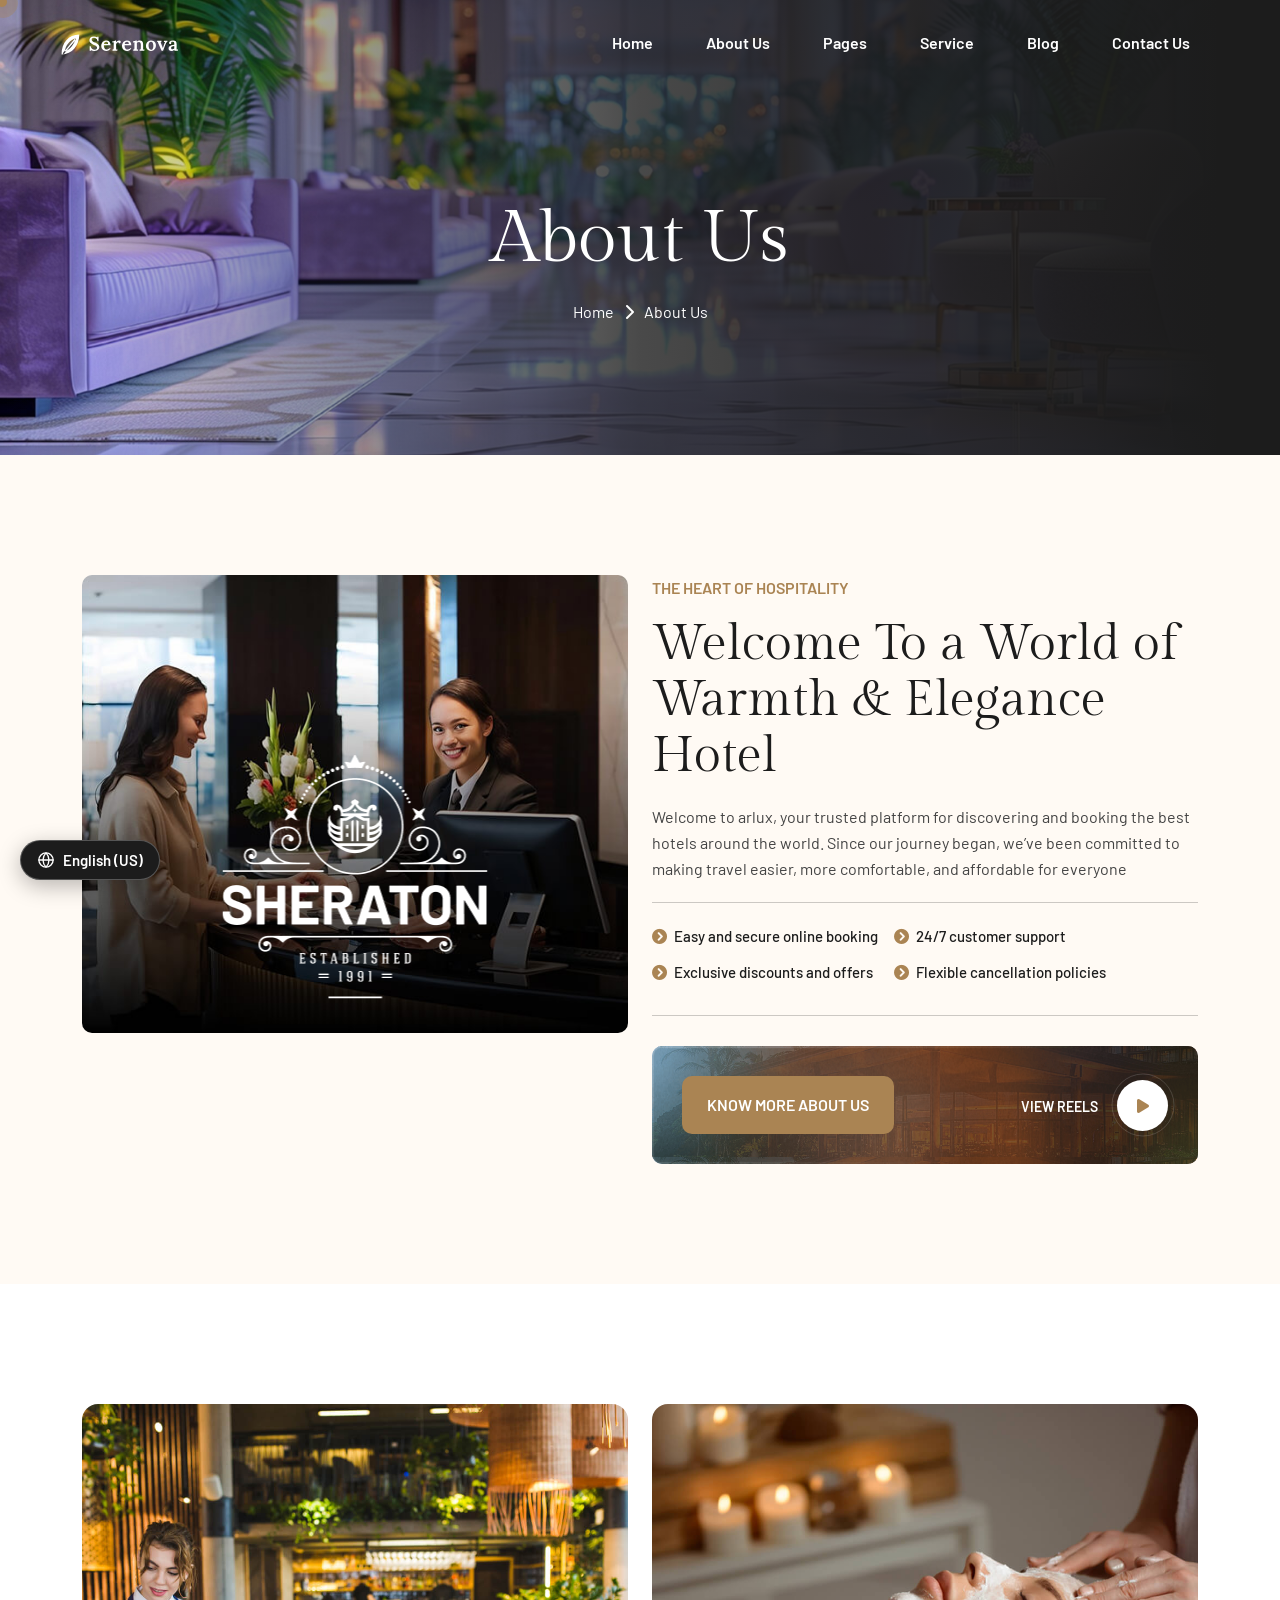
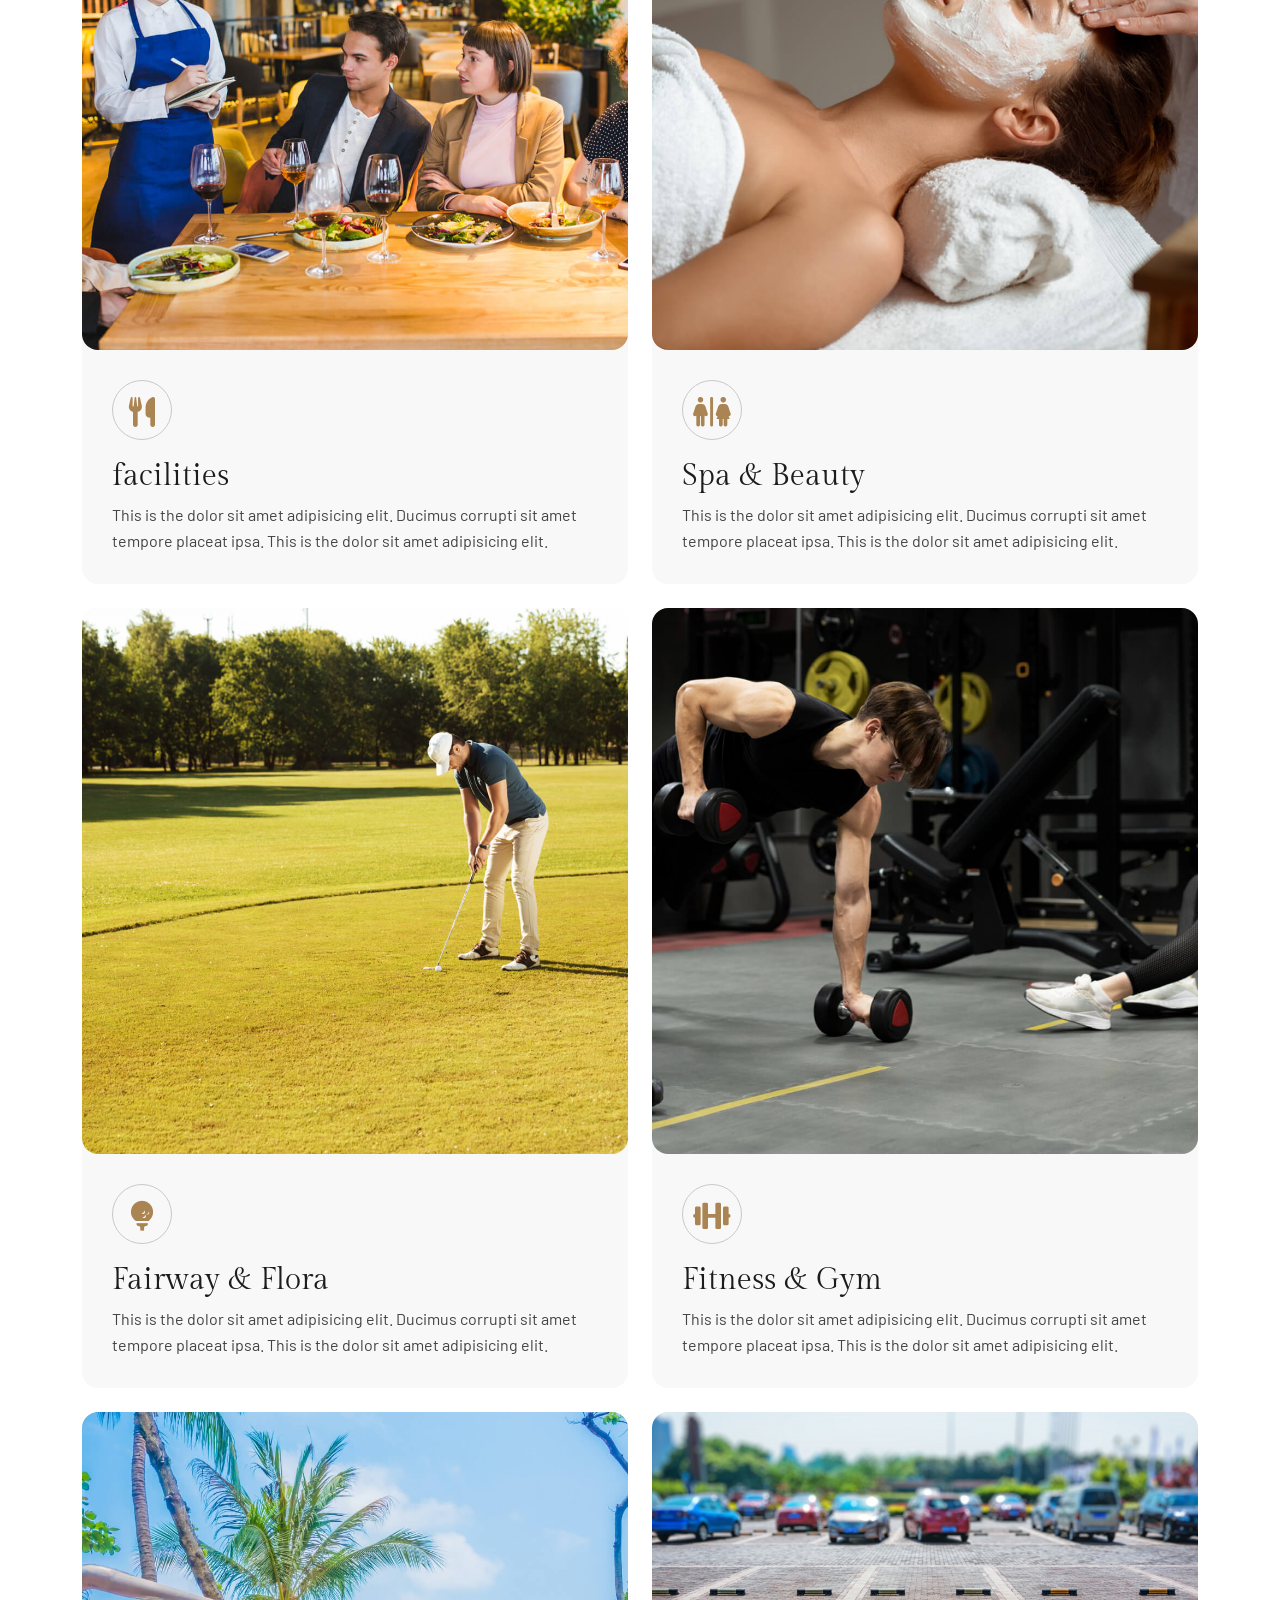
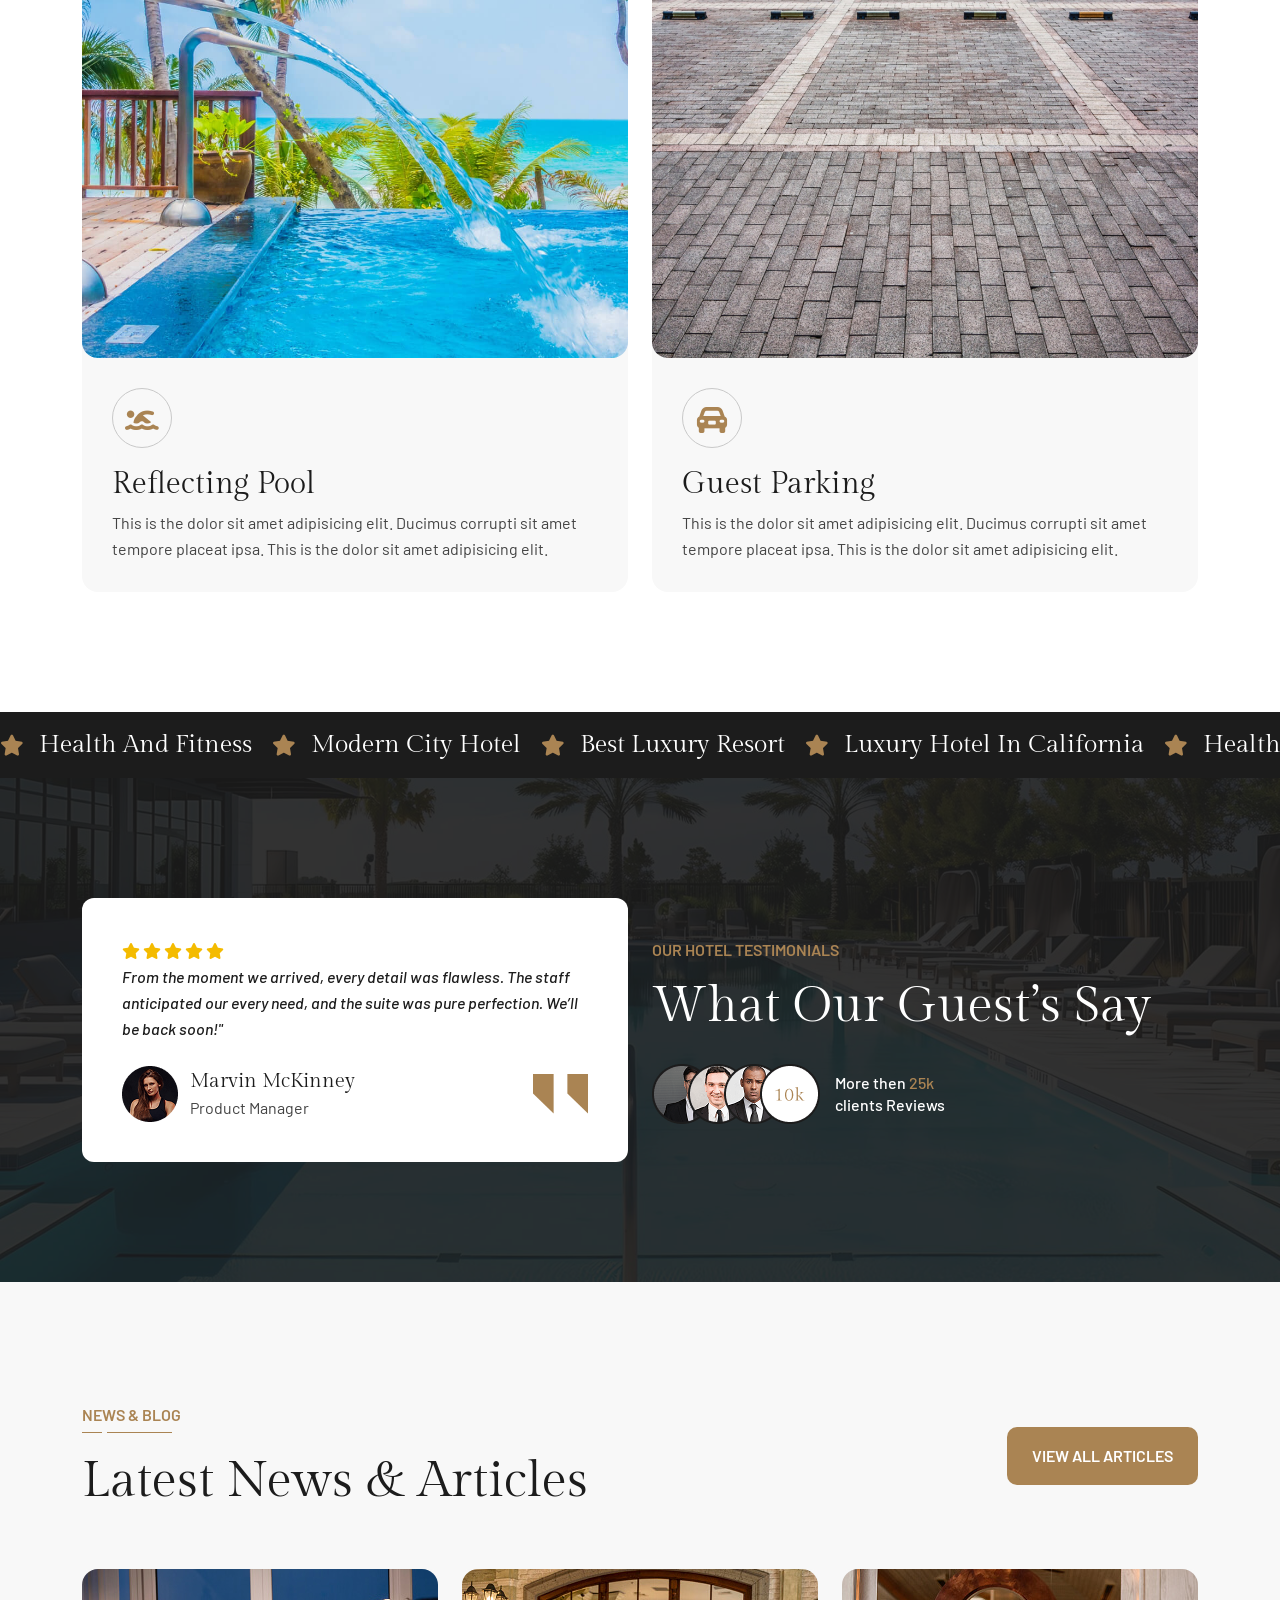
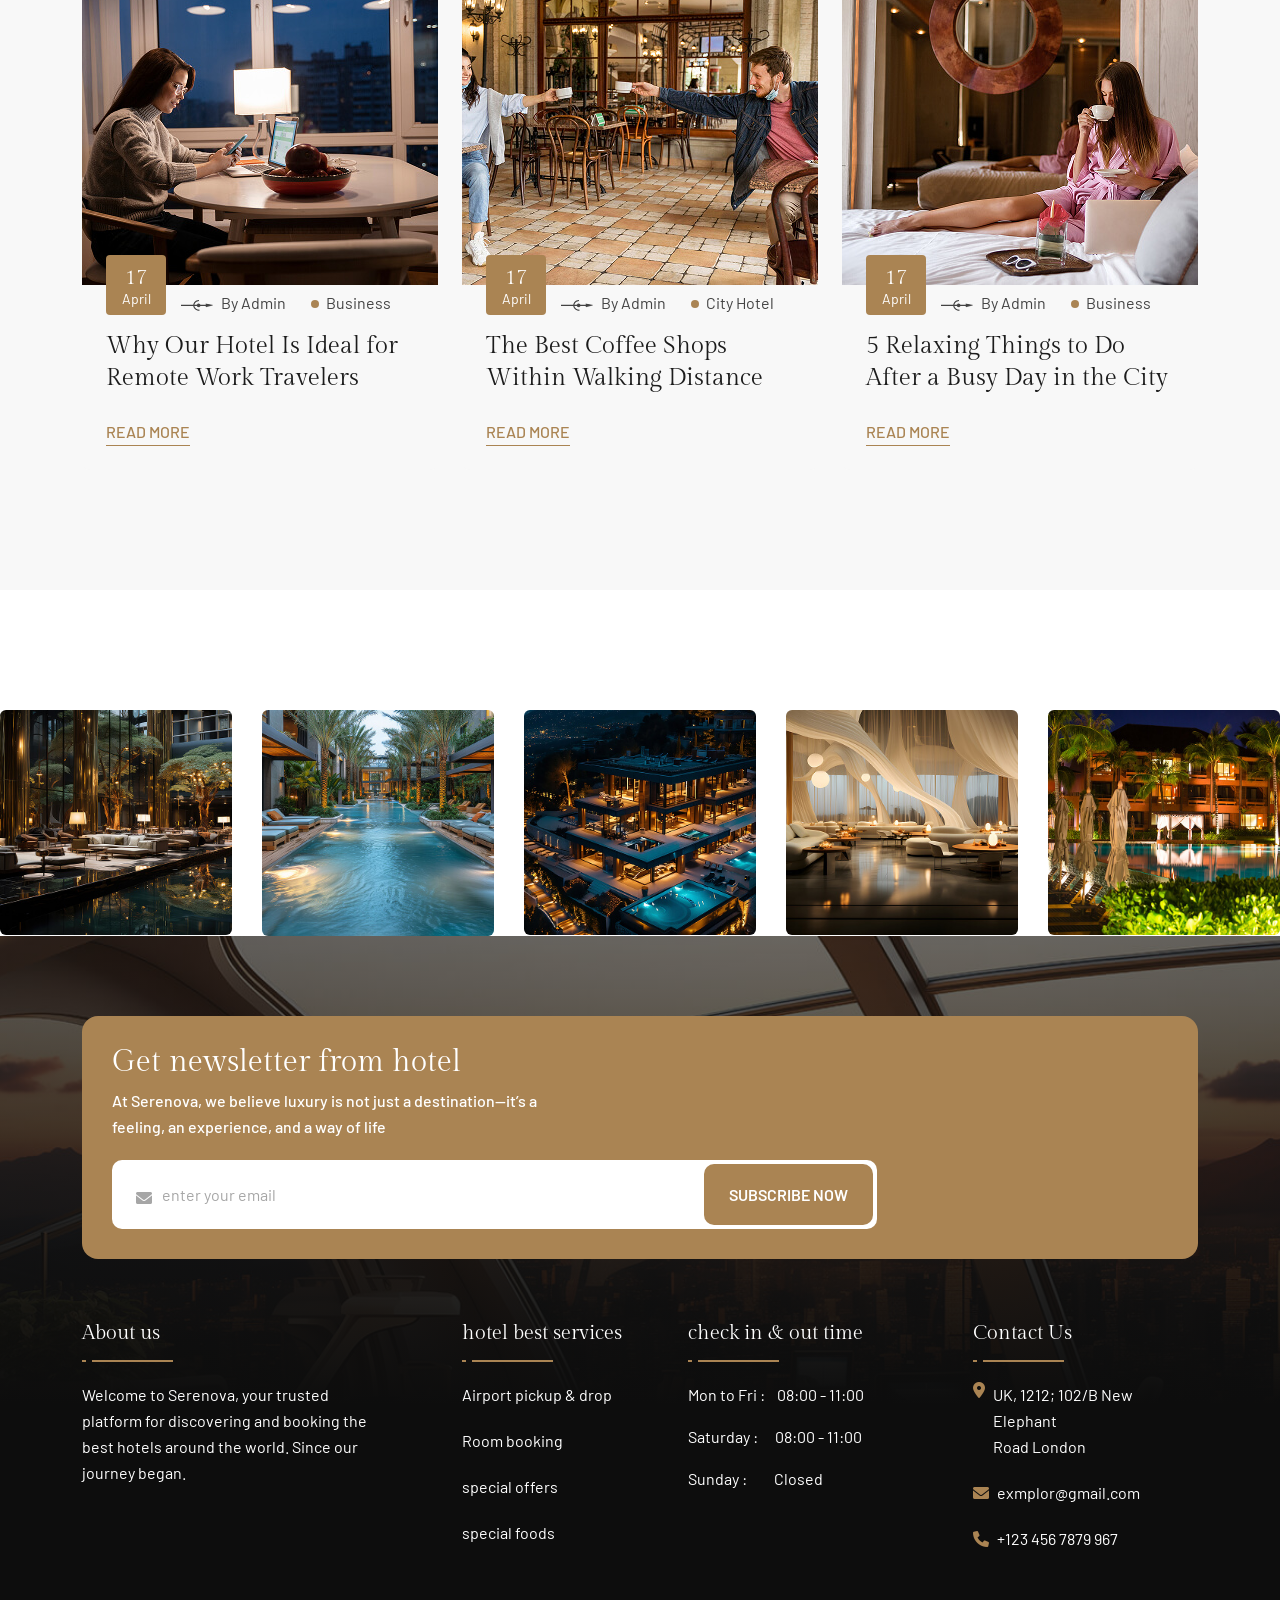
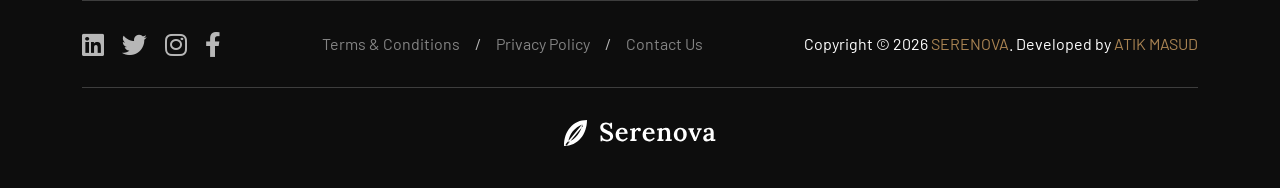
<file: about.html>
<!doctype html>
<html lang="en">
    <head>
        <meta charset="UTF-8" />
        <meta http-equiv="X-UA-Compatible" content="IE=edge" />
        <meta name="viewport" content="width=device-width, initial-scale=1" />
        <meta name="author" content="Atik Masud" />
        <meta name="description" content="Serenova - Hotel Booking" />
        <title>Serenova - Hotel Booking</title>
        <link rel="shortcut icon" href="assets/img/favicon.svg" />
        <link rel="stylesheet" href="assets/css/bootstrap.min.css" />
        <link rel="stylesheet" href="assets/css/all.min.css" />
        <link rel="stylesheet" href="assets/css/animate.css" />
        <link rel="stylesheet" href="assets/css/magnific-popup.css" />
        <link rel="stylesheet" href="assets/css/mousecursor.css" />
        <link rel="stylesheet" href="assets/css/meanmenu.css" />
        <link rel="stylesheet" href="assets/css/odometer.css" />
        <link rel="stylesheet" href="assets/css/swiper-bundle.min.css" />
        <link rel="stylesheet" href="assets/css/nice-select.css" />
        <link rel="stylesheet" href="assets/css/main.css" />
        <link rel="stylesheet" href="assets/css/i18n.css" />
    </head>
    <body>
        <div id="preloader">
            <div class="preloader-content">
                <img src="assets/img/logo/black-logo.svg" alt="Hotel Logo" class="preloader-logo" />
                <div class="spinner"></div>
                <p>Booking your experience...</p>
            </div>
        </div>
        <button id="back-top" class="back-to-top show">
            <i class="fa-regular fa-arrow-up"></i>
        </button>
        <div class="mouseCursor cursor-outer"></div>
        <div class="mouseCursor cursor-inner"></div>
        <div class="fix-area">
            <div class="offcanvas__info">
                <div class="offcanvas__wrapper">
                    <div class="offcanvas__content">
                        <div class="offcanvas__top mb-5 d-flex justify-content-between align-items-center">
                            <div class="offcanvas__logo">
                                <a href="index.html">
                                    <img src="assets/img/logo/black-logo.svg" alt="logo-img" />
                                </a>
                            </div>
                            <div class="offcanvas__close">
                                <button>
                                    <i class="fas fa-times"></i>
                                </button>
                            </div>
                        </div>
                        <p class="text d-none d-xl-block">
                            Nullam dignissim, ante scelerisque the is euismod fermentum odio sem semper the is erat, a
                            feugiat leo urna eget eros. Duis Aenean a imperdiet risus.
                        </p>
                        <div class="mobile-menu fix mb-3"></div>
                        <div class="offcanvas__contact d-xl-block">
                            <h4 class="d-xl-block">Contact Info</h4>
                            <ul class="d-xl-block">
                                <li class="d-flex align-items-center">
                                    <div class="offcanvas__contact-icon">
                                        <i class="fal fa-map-marker-alt"></i>
                                    </div>
                                    <div class="offcanvas__contact-text">
                                        <a target="_blank" href="#">Main Street, Melbourne, Australia</a>
                                    </div>
                                </li>
                                <li class="d-flex align-items-center">
                                    <div class="offcanvas__contact-icon mr-15">
                                        <i class="fal fa-envelope"></i>
                                    </div>
                                    <div class="offcanvas__contact-text">
                                        <a href="mailto:info@example.com"
                                            ><span class="mailto:info@example.com">info@example.com</span></a
                                        >
                                    </div>
                                </li>
                                <li class="d-flex align-items-center">
                                    <div class="offcanvas__contact-icon mr-15">
                                        <i class="fal fa-clock"></i>
                                    </div>
                                    <div class="offcanvas__contact-text">
                                        <a target="_blank" href="#">Mod-friday, 09am -05pm</a>
                                    </div>
                                </li>
                                <li class="d-flex align-items-center">
                                    <div class="offcanvas__contact-icon mr-15">
                                        <i class="far fa-phone"></i>
                                    </div>
                                    <div class="offcanvas__contact-text">
                                        <a href="tel:+11002345909">+11002345909</a>
                                    </div>
                                </li>
                            </ul>
                            <div class="social-icon d-flex align-items-center">
                                <a href="#"><i class="fab fa-facebook-f"></i></a>
                                <a href="#"><i class="fab fa-twitter"></i></a>
                                <a href="#"><i class="fab fa-youtube"></i></a>
                                <a href="#"><i class="fab fa-linkedin-in"></i></a>
                            </div>
                        </div>
                    </div>
                </div>
            </div>
        </div>
        <div class="offcanvas__overlay"></div>
        <div class="header-top-section-3 style-bg">
            <div class="container-fluid">
                <div class="header-top-wrapper-3 style-inner">
                    <div class="header-left">
                        <ul class="list">
                            <li>
                                <i class="fa-solid fa-phone"></i>
                                <a href="tel:+093783575222">+09 378 357 5222</a>
                            </li>
                            <li>/</li>
                            <li>
                                <i class="fa-solid fa-envelope"></i>
                                <a href="mailto:info@example.com">info@example.com</a>
                            </li>
                            <li>/</li>
                            <li>
                                <i class="fa-solid fa-location-dot"></i>
                                Elgin Street, 6391, Celina, Delaware
                            </li>
                        </ul>
                    </div>
                    <div class="social-icon">
                        <a href="#"><i class="fa-brands fa-linkedin"></i></a>
                        <a href="#"><i class="fa-brands fa-twitter"></i></a>
                        <a href="#"><i class="fa-brands fa-instagram"></i></a>
                        <a href="#"><i class="fa-brands fa-facebook-f"></i></a>
                    </div>
                </div>
            </div>
        </div>
        <header id="header-sticky" class="header-1 header-3">
            <div class="container-fluid">
                <div class="mega-menu-wrapper">
                    <div class="header-main">
                        <div class="header-left">
                            <div class="logo">
                                <a href="index.html" class="header-logo">
                                    <img src="assets/img/logo/white-logo.svg" alt="logo-img" />
                                </a>
                                <a href="index.html" class="header-logo-2">
                                    <img src="assets/img/logo/black-logo.svg" alt="logo-img" />
                                </a>
                            </div>
                        </div>
                        <div class="header-right style-3 d-flex justify-content-end align-items-center">
                            <div class="mean__menu-wrapper">
                                <div class="main-menu">
                                    <nav id="mobile-menu">
                                        <ul>
                                            <li><a href="index.html">Home</a></li>
                                            <li>
                                                <a href="about.html">About Us</a>
                                            </li>
                                            <li class="has-dropdown">
                                                <a href="news-details.html"> Pages </a>
                                                <ul class="submenu">
                                                    <li class="has-dropdown">
                                                        <a href="room-details.html">
                                                            Room
                                                            <i class="fas fa-angle-right"></i>
                                                        </a>
                                                        <ul class="submenu">
                                                            <li><a href="room.html"> Our Room</a></li>
                                                            <li><a href="room-details.html">Room Details</a></li>
                                                        </ul>
                                                    </li>
                                                    <li><a href="facilitie.html">Hotel Facilities</a></li>
                                                    <li class="has-dropdown">
                                                        <a href="team-details.html">
                                                            Team
                                                            <i class="fas fa-angle-right"></i>
                                                        </a>
                                                        <ul class="submenu">
                                                            <li><a href="team.html">Our Team</a></li>
                                                            <li><a href="team-details.html">Team Details</a></li>
                                                        </ul>
                                                    </li>
                                                    <li><a href="testimonial.html">Our Testimonial</a></li>
                                                    <li><a href="404.html">404 Page</a></li>
                                                </ul>
                                            </li>
                                            <li>
                                                <a href="service-details.html"> Service </a>
                                                <ul class="submenu">
                                                    <li><a href="service.html">Our Service</a></li>
                                                    <li>
                                                        <a href="service-details.html">Service Details</a>
                                                    </li>
                                                </ul>
                                            </li>
                                            <li>
                                                <a href="news-details.html"> Blog </a>
                                                <ul class="submenu">
                                                    <li><a href="news-grid.html">Blog Grid</a></li>
                                                    <li><a href="news.html">Blog Standard</a></li>
                                                    <li><a href="news-details.html">Blog Details</a></li>
                                                </ul>
                                            </li>
                                            <li>
                                                <a href="contact.html">Contact Us</a>
                                            </li>
                                        </ul>
                                    </nav>
                                </div>
                            </div>
                            <div class="header-button">
                                <a href="contact.html" class="theme-btn style-3"> BOOK NOW </a>
                            </div>
                            <div class="header__hamburger d-xl-none my-auto">
                                <div class="sidebar__toggle">
                                    <i class="fas fa-bars"></i>
                                </div>
                            </div>
                        </div>
                    </div>
                </div>
            </div>
        </header>
        <div class="breadcrumb-wrapper bg-cover" style="background-image: url(&quot;assets/img/breadcrumb.jpg&quot;)">
            <div class="container">
                <div class="page-heading">
                    <div class="breadcrumb-sub-title">
                        <h1 class="text-white wow fadeInUp" data-wow-delay=".3s">About Us</h1>
                    </div>
                    <ul class="breadcrumb-items wow fadeInUp" data-wow-delay=".5s">
                        <li>
                            <a href="index.html"> Home </a>
                        </li>
                        <li>
                            <i class="fa-solid fa-chevron-right"></i>
                        </li>
                        <li>About Us</li>
                    </ul>
                </div>
            </div>
        </div>
        <section class="about-section section-padding fix section-bg">
            <div class="container">
                <div class="about-wrapper">
                    <div class="row g-4">
                        <div class="col-lg-6">
                            <div class="about-image">
                                <img src="assets/img/home-1/about/about-1.jpg" alt="img" />
                                <div class="shape">
                                    <img src="assets/img/home-1/about/shape.png" alt="img" />
                                </div>
                            </div>
                        </div>
                        <div class="col-lg-6">
                            <div class="about-content">
                                <div class="section-title mb-0">
                                    <span class="sub-title wow fadeInUp">The Heart of Hospitality</span>
                                    <h2 class="wow fadeInUp" data-wow-delay=".3s">
                                        Welcome To a World of <br />
                                        Warmth & Elegance Hotel
                                    </h2>
                                </div>
                                <p class="text wow fadeInUp" data-wow-delay=".3s">
                                    Welcome to arlux, your trusted platform for discovering and booking the best hotels
                                    around the world. Since our journey began, we’ve been committed to making travel
                                    easier, more comfortable, and affordable for everyone
                                </p>
                                <div class="list-item wow fadeInUp" data-wow-delay=".5s">
                                    <ul class="list">
                                        <li>
                                            <i class="fa-solid fa-circle-chevron-right"></i>
                                            Easy and secure online booking
                                        </li>
                                        <li>
                                            <i class="fa-solid fa-circle-chevron-right"></i>
                                            Exclusive discounts and offers
                                        </li>
                                    </ul>
                                    <ul class="list">
                                        <li>
                                            <i class="fa-solid fa-circle-chevron-right"></i>
                                            24/7 customer support
                                        </li>
                                        <li>
                                            <i class="fa-solid fa-circle-chevron-right"></i>
                                            Flexible cancellation policies
                                        </li>
                                    </ul>
                                </div>
                                <div
                                    class="hero-button-item wow fadeInUp"
                                    data-wow-delay=".3s bg-cover"
                                    style="background-image: url(assets/img/home-1/about/radial-bg.jpg)"
                                >
                                    <div class="top-shape">
                                        <img src="assets/img/home-1/about/bg-shape.png" alt="img" />
                                    </div>
                                    <a href="about.html" class="theme-btn">Know more about us</a>
                                    <span class="button-text">
                                        <span class="me-3 d-line">view reels</span>
                                        <a
                                            href="https://www.youtube.com/watch?v=Cn4G2lZ_g2I"
                                            class="video-btn ripple video-popup"
                                        >
                                            <i class="fa-solid fa-play"></i>
                                        </a>
                                    </span>
                                </div>
                            </div>
                        </div>
                    </div>
                </div>
            </div>
        </section>
        <section class="hotel-facilities-section section-padding fix">
            <div class="container">
                <div class="row g-4">
                    <div class="col-lg-6 wow fadeInLeft" data-wow-delay=".3s">
                        <div class="hotel-facilities-items">
                            <div class="facilities-image">
                                <img src="assets/img/home-1/room/faciliti-1.jpg" alt="img" />
                                <img src="assets/img/home-1/room/faciliti-1.jpg" alt="img" />
                            </div>
                            <div class="facilities-content">
                                <div class="icon">
                                    <i class="fa-solid fa-utensils"></i>
                                </div>
                                <h3>facilities</h3>
                                <p>
                                    This is the dolor sit amet adipisicing elit. Ducimus corrupti sit amet tempore
                                    placeat ipsa. This is the dolor sit amet adipisicing elit.
                                </p>
                            </div>
                        </div>
                    </div>
                    <div class="col-lg-6 wow fadeInRight" data-wow-delay=".5s">
                        <div class="hotel-facilities-items">
                            <div class="facilities-image">
                                <img src="assets/img/home-1/room/faciliti-2.jpg" alt="img" />
                                <img src="assets/img/home-1/room/faciliti-2.jpg" alt="img" />
                            </div>
                            <div class="facilities-content">
                                <div class="icon">
                                    <i class="fa-solid fa-restroom"></i>
                                </div>
                                <h3>Spa & Beauty</h3>
                                <p>
                                    This is the dolor sit amet adipisicing elit. Ducimus corrupti sit amet tempore
                                    placeat ipsa. This is the dolor sit amet adipisicing elit.
                                </p>
                            </div>
                        </div>
                    </div>
                    <div class="col-lg-6 wow fadeInLeft" data-wow-delay=".3s">
                        <div class="hotel-facilities-items">
                            <div class="facilities-image">
                                <img src="assets/img/home-1/room/faciliti-3.jpg" alt="img" />
                                <img src="assets/img/home-1/room/faciliti-3.jpg" alt="img" />
                            </div>
                            <div class="facilities-content">
                                <div class="icon">
                                    <i class="fa-solid fa-golf-ball-tee"></i>
                                </div>
                                <h3>Fairway & Flora</h3>
                                <p>
                                    This is the dolor sit amet adipisicing elit. Ducimus corrupti sit amet tempore
                                    placeat ipsa. This is the dolor sit amet adipisicing elit.
                                </p>
                            </div>
                        </div>
                    </div>
                    <div class="col-lg-6 wow fadeInRight" data-wow-delay=".5s">
                        <div class="hotel-facilities-items">
                            <div class="facilities-image">
                                <img src="assets/img/home-1/room/faciliti-4.jpg" alt="img" />
                                <img src="assets/img/home-1/room/faciliti-4.jpg" alt="img" />
                            </div>
                            <div class="facilities-content">
                                <div class="icon">
                                    <i class="fa-solid fa-dumbbell"></i>
                                </div>
                                <h3>Fitness & Gym</h3>
                                <p>
                                    This is the dolor sit amet adipisicing elit. Ducimus corrupti sit amet tempore
                                    placeat ipsa. This is the dolor sit amet adipisicing elit.
                                </p>
                            </div>
                        </div>
                    </div>
                    <div class="col-lg-6 wow fadeInLeft" data-wow-delay=".3s">
                        <div class="hotel-facilities-items">
                            <div class="facilities-image">
                                <img src="assets/img/home-1/room/faciliti-5.jpg" alt="img" />
                                <img src="assets/img/home-1/room/faciliti-5.jpg" alt="img" />
                            </div>
                            <div class="facilities-content">
                                <div class="icon">
                                    <i class="fa-solid fa-person-swimming"></i>
                                </div>
                                <h3>Reflecting Pool</h3>
                                <p>
                                    This is the dolor sit amet adipisicing elit. Ducimus corrupti sit amet tempore
                                    placeat ipsa. This is the dolor sit amet adipisicing elit.
                                </p>
                            </div>
                        </div>
                    </div>
                    <div class="col-lg-6 wow fadeInRight" data-wow-delay=".5s">
                        <div class="hotel-facilities-items">
                            <div class="facilities-image">
                                <img src="assets/img/home-1/room/faciliti-6.jpg" alt="img" />
                                <img src="assets/img/home-1/room/faciliti-6.jpg" alt="img" />
                            </div>
                            <div class="facilities-content">
                                <div class="icon">
                                    <i class="fa-solid fa-car-rear"></i>
                                </div>
                                <h3>Guest Parking</h3>
                                <p>
                                    This is the dolor sit amet adipisicing elit. Ducimus corrupti sit amet tempore
                                    placeat ipsa. This is the dolor sit amet adipisicing elit.
                                </p>
                            </div>
                        </div>
                    </div>
                </div>
            </div>
        </section>
        <div class="marque-section fix">
            <div class="scrolling-wrap">
                <div class="comm">
                    <div class="cmn-textslide"><i class="fa-sharp fa-solid fa-star"></i> Health and Fitness</div>
                    <div class="cmn-textslide"><i class="fa-sharp fa-solid fa-star"></i> Modern City Hotel</div>
                    <div class="cmn-textslide"><i class="fa-sharp fa-solid fa-star"></i> Best Luxury Resort</div>
                    <div class="cmn-textslide">
                        <i class="fa-sharp fa-solid fa-star"></i> Luxury Hotel in California
                    </div>
                    <div class="cmn-textslide"><i class="fa-sharp fa-solid fa-star"></i> Health and Fitness</div>
                    <div class="cmn-textslide"><i class="fa-sharp fa-solid fa-star"></i> Health and Fitness</div>
                </div>
                <div class="comm">
                    <div class="cmn-textslide"><i class="fa-sharp fa-solid fa-star"></i> Health and Fitness</div>
                    <div class="cmn-textslide"><i class="fa-sharp fa-solid fa-star"></i> Modern City Hotel</div>
                    <div class="cmn-textslide"><i class="fa-sharp fa-solid fa-star"></i> Best Luxury Resort</div>
                    <div class="cmn-textslide">
                        <i class="fa-sharp fa-solid fa-star"></i> Luxury Hotel in California
                    </div>
                    <div class="cmn-textslide"><i class="fa-sharp fa-solid fa-star"></i> Health and Fitness</div>
                    <div class="cmn-textslide"><i class="fa-sharp fa-solid fa-star"></i> Health and Fitness</div>
                </div>
                <div class="comm">
                    <div class="cmn-textslide"><i class="fa-sharp fa-solid fa-star"></i> Health and Fitness</div>
                    <div class="cmn-textslide"><i class="fa-sharp fa-solid fa-star"></i> Modern City Hotel</div>
                    <div class="cmn-textslide"><i class="fa-sharp fa-solid fa-star"></i> Best Luxury Resort</div>
                    <div class="cmn-textslide">
                        <i class="fa-sharp fa-solid fa-star"></i> Luxury Hotel in California
                    </div>
                    <div class="cmn-textslide"><i class="fa-sharp fa-solid fa-star"></i> Health and Fitness</div>
                    <div class="cmn-textslide"><i class="fa-sharp fa-solid fa-star"></i> Health and Fitness</div>
                </div>
            </div>
        </div>
        <section
            class="testimonial-section style-inn section-padding fix bg-cover"
            style="background-image: url(assets/img/home-1/testimonial/bg.jpg)"
        >
            <div class="container">
                <div class="testimonial-wrapper style-inner">
                    <div class="row g-4 align-items-center">
                        <div class="col-lg-6">
                            <div class="testimonial-card-item scale-animation">
                                <div class="swiper testimonial-slider">
                                    <div class="swiper-wrapper">
                                        <div class="swiper-slide">
                                            <div class="content">
                                                <div class="star">
                                                    <i class="fa-solid fa-star"></i>
                                                    <i class="fa-solid fa-star"></i>
                                                    <i class="fa-solid fa-star"></i>
                                                    <i class="fa-solid fa-star"></i>
                                                    <i class="fa-solid fa-star"></i>
                                                </div>
                                                <p>
                                                    From the moment we arrived, every detail was flawless. The staff
                                                    anticipated our every need, and the suite was pure perfection. We’ll
                                                    be back soon!"
                                                </p>
                                                <div class="client-info-item">
                                                    <div class="info-item">
                                                        <img src="assets/img/home-1/testimonial/01.png" alt="img" />
                                                        <div class="content">
                                                            <h5>Marvin McKinney</h5>
                                                            <span>Product Manager</span>
                                                        </div>
                                                    </div>
                                                    <div class="quate-image">
                                                        <img src="assets/img/home-1/icon/07.svg" alt="img" />
                                                    </div>
                                                </div>
                                            </div>
                                        </div>
                                        <div class="swiper-slide">
                                            <div class="content">
                                                <div class="star">
                                                    <i class="fa-solid fa-star"></i>
                                                    <i class="fa-solid fa-star"></i>
                                                    <i class="fa-solid fa-star"></i>
                                                    <i class="fa-solid fa-star"></i>
                                                    <i class="fa-solid fa-star"></i>
                                                </div>
                                                <p>
                                                    From the moment we arrived, every detail was flawless. The staff
                                                    anticipated our every need, and the suite was pure perfection. We’ll
                                                    be back soon!"
                                                </p>
                                                <div class="client-info-item">
                                                    <div class="info-item">
                                                        <img src="assets/img/home-1/testimonial/01.png" alt="img" />
                                                        <div class="content">
                                                            <h5>Marvin McKinney</h5>
                                                            <span>Product Manager</span>
                                                        </div>
                                                    </div>
                                                    <div class="quate-image">
                                                        <img src="assets/img/home-1/icon/07.svg" alt="img" />
                                                    </div>
                                                </div>
                                            </div>
                                        </div>
                                    </div>
                                </div>
                            </div>
                        </div>
                        <div class="col-lg-6">
                            <div class="testimonial-content">
                                <div class="section-title mb-0">
                                    <span class="sub-title wow fadeInUp">our hotel testimonials</span>
                                    <h2 class="text-white wow fadeInUp" data-wow-delay=".3s">What Our Guest’s Say</h2>
                                </div>
                                <div class="client-item">
                                    <div class="group-image">
                                        <img src="assets/img/home-1/testimonial/group.png" alt="img" />
                                    </div>
                                    <h6>
                                        More then <span class="odometer" data-count="25">00</span><b>k</b> <br />
                                        clients Reviews
                                    </h6>
                                </div>
                            </div>
                        </div>
                    </div>
                </div>
            </div>
        </section>
        <section class="news-section-2 section-padding fix news-bg">
            <div class="container">
                <div class="section-title-area">
                    <div class="section-title">
                        <span class="sub-title sub-title-2 wow fadeInUp">news & blog</span>
                        <h2 class="wow fadeInUp" data-wow-delay=".3s">Latest News & Articles</h2>
                    </div>
                    <a href="news-grid.html" class="theme-btn wow fadeInUp" data-wow-delay=".4s">VIEW ALL ARTICLES</a>
                </div>
                <div class="row">
                    <div class="col-xl-4 col-lg-6 col-md-6">
                        <div class="news-card-items-2">
                            <div class="news-image">
                                <img src="assets/img/home-2/news/01.jpg" alt="img" />
                                <div class="post-box">
                                    <h4>17<br /><span>April</span></h4>
                                </div>
                            </div>
                            <div class="news-content">
                                <ul class="news-meta">
                                    <li>
                                        <img src="assets/img/home-2/arrow.png" alt="img" />
                                        By Admin
                                    </li>
                                    <li class="style-2">Business</li>
                                </ul>
                                <h4>
                                    <a href="news-details.html"> Why Our Hotel Is Ideal for Remote Work Travelers </a>
                                </h4>
                                <a href="news-details.html" class="link-btn">READ MORE</a>
                            </div>
                        </div>
                    </div>
                    <div class="col-xl-4 col-lg-6 col-md-6">
                        <div class="news-card-items-2">
                            <div class="news-image">
                                <img src="assets/img/home-2/news/02.jpg" alt="img" />
                                <div class="post-box">
                                    <h4>17<br /><span>April</span></h4>
                                </div>
                            </div>
                            <div class="news-content">
                                <ul class="news-meta">
                                    <li>
                                        <img src="assets/img/home-2/arrow.png" alt="img" />
                                        By Admin
                                    </li>
                                    <li class="style-2">City Hotel</li>
                                </ul>
                                <h4>
                                    <a href="news-details.html"> The Best Coffee Shops Within Walking Distance </a>
                                </h4>
                                <a href="news-details.html" class="link-btn">READ MORE</a>
                            </div>
                        </div>
                    </div>
                    <div class="col-xl-4 col-lg-6 col-md-6">
                        <div class="news-card-items-2">
                            <div class="news-image">
                                <img src="assets/img/home-2/news/03.jpg" alt="img" />
                                <div class="post-box">
                                    <h4>17<br /><span>April</span></h4>
                                </div>
                            </div>
                            <div class="news-content">
                                <ul class="news-meta">
                                    <li>
                                        <img src="assets/img/home-2/arrow.png" alt="img" />
                                        By Admin
                                    </li>
                                    <li class="style-2">Business</li>
                                </ul>
                                <h4>
                                    <a href="news-details.html">
                                        5 Relaxing Things to Do After a Busy Day in the City
                                    </a>
                                </h4>
                                <a href="news-details.html" class="link-btn">READ MORE</a>
                            </div>
                        </div>
                    </div>
                </div>
            </div>
        </section>
        <div class="instagram-section-2 section-padding pb-0 fix">
            <div class="swiper instagram-banner-slider">
                <div class="swiper-wrapper">
                    <div class="swiper-slide">
                        <div class="instagram-banner-items">
                            <div class="banner-image">
                                <img src="assets/img/home-1/instagram/01.jpg" alt="insta-img" />
                                <a href="index.html" class="icon">
                                    <i class="fa-brands fa-instagram"></i>
                                </a>
                            </div>
                        </div>
                    </div>
                    <div class="swiper-slide">
                        <div class="instagram-banner-items">
                            <div class="banner-image">
                                <img src="assets/img/home-1/instagram/02.jpg" alt="insta-img" />
                                <a href="index.html" class="icon">
                                    <i class="fa-brands fa-instagram"></i>
                                </a>
                            </div>
                        </div>
                    </div>
                    <div class="swiper-slide">
                        <div class="instagram-banner-items">
                            <div class="banner-image">
                                <img src="assets/img/home-1/instagram/03.jpg" alt="insta-img" />
                                <a href="index.html" class="icon">
                                    <i class="fa-brands fa-instagram"></i>
                                </a>
                            </div>
                        </div>
                    </div>
                    <div class="swiper-slide">
                        <div class="instagram-banner-items">
                            <div class="banner-image">
                                <img src="assets/img/home-1/instagram/04.jpg" alt="insta-img" />
                                <a href="index.html" class="icon">
                                    <i class="fa-brands fa-instagram"></i>
                                </a>
                            </div>
                        </div>
                    </div>
                    <div class="swiper-slide">
                        <div class="instagram-banner-items">
                            <div class="banner-image">
                                <img src="assets/img/home-1/instagram/05.jpg" alt="insta-img" />
                                <a href="index.html" class="icon">
                                    <i class="fa-brands fa-instagram"></i>
                                </a>
                            </div>
                        </div>
                    </div>
                    <div class="swiper-slide">
                        <div class="instagram-banner-items">
                            <div class="banner-image">
                                <img src="assets/img/home-1/instagram/06.jpg" alt="insta-img" />
                                <a href="index.html" class="icon">
                                    <i class="fa-brands fa-instagram"></i>
                                </a>
                            </div>
                        </div>
                    </div>
                </div>
            </div>
        </div>
        <footer class="footer-section fix bg-cover" style="background-image: url(assets/img/home-1/footer.jpg)">
            <div class="container">
                <div class="footer-newsletter">
                    <div class="newsletter-content">
                        <h3>Get newsletter from hotel</h3>
                        <p>
                            At Serenova, we believe luxury is not just a destination—it’s a feeling, an experience, and
                            a way of life
                        </p>
                    </div>
                    <form action="#">
                        <div class="form-clt">
                            <i class="fa-solid fa-envelope"></i>
                            <input type="text" name="email" id="email" placeholder="enter your email" />
                            <button type="submit" class="theme-btn">subscribe now</button>
                        </div>
                    </form>
                </div>
                <div class="footer-widget-wrapper">
                    <div class="row">
                        <div class="col-xl-4 col-md-6 col-lg-3 wow fadeInUp" data-wow-delay=".2s">
                            <div class="single-footer-widget">
                                <div class="widget-title">
                                    <h5>About us</h5>
                                </div>
                                <div class="footer-content">
                                    <p>
                                        Welcome to Serenova, your trusted platform for discovering and booking the best
                                        hotels around the world. Since our journey began.
                                    </p>
                                </div>
                            </div>
                        </div>
                        <div class="col-xl-2 col-md-6 col-lg-3 wow fadeInUp" data-wow-delay=".4s">
                            <div class="single-footer-widget">
                                <div class="widget-title">
                                    <h5>hotel best services</h5>
                                </div>
                                <ul class="list">
                                    <li>
                                        <a href="service-details.html">Airport pickup & drop</a>
                                    </li>
                                    <li>
                                        <a href="service-details.html">Room booking</a>
                                    </li>
                                    <li>
                                        <a href="service-details.html">special offers</a>
                                    </li>
                                    <li>
                                        <a href="service-details.html">special foods</a>
                                    </li>
                                </ul>
                            </div>
                        </div>
                        <div class="col-xl-3 ps-lg-5 col-md-6 col-lg-3 wow fadeInUp" data-wow-delay=".6s">
                            <div class="single-footer-widget">
                                <div class="widget-title">
                                    <h5>check in & out time</h5>
                                </div>
                                <ul class="date-list">
                                    <li>Mon to Fri : <span class="style-1">08:00 - 11:00</span></li>
                                    <li>Saturday : <span>08:00 - 11:00</span></li>
                                    <li>Sunday : <span class="style-3">Closed</span></li>
                                </ul>
                            </div>
                        </div>
                        <div class="col-xl-3 ps-lg-5 col-md-6 col-lg-3 wow fadeInUp" data-wow-delay=".8s">
                            <div class="single-footer-widget">
                                <div class="widget-title">
                                    <h5>Contact Us</h5>
                                </div>
                                <ul class="contact-item">
                                    <li>
                                        <i class="fa-solid fa-location-dot"></i>
                                        UK, 1212; 102/B New Elephant <br />
                                        Road London
                                    </li>
                                    <li class="style-2">
                                        <i class="fa-solid fa-envelope"></i>
                                        <a href="mailto:exmplor@gmail.com">exmplor@gmail.com</a>
                                    </li>
                                    <li class="style-2">
                                        <i class="fa-solid fa-phone"></i>
                                        <a href="tel:+1234567879967">+123 456 7879 967</a>
                                    </li>
                                </ul>
                            </div>
                        </div>
                    </div>
                </div>
                <div class="footer-bottom">
                    <div class="footer-wrapper">
                        <div class="social-icon wow fadeInLeft" data-wow-delay=".3s">
                            <a href="#"><i class="fa-brands fa-linkedin"></i></a>
                            <a href="#"><i class="fa-brands fa-twitter"></i></a>
                            <a href="#"><i class="fa-brands fa-instagram"></i></a>
                            <a href="#"><i class="fa-brands fa-facebook-f"></i></a>
                        </div>
                        <ul class="footer-list wow fadeInUp" data-wow-delay=".5s">
                            <li>
                                <a href="contact.html">Terms & Conditions</a>
                            </li>
                            <li>/</li>
                            <li>
                                <a href="contact.html">Privacy Policy</a>
                            </li>
                            <li>/</li>
                            <li>
                                <a href="contact.html">Contact Us</a>
                            </li>
                        </ul>
                        <p class="wow fadeInRight" data-wow-delay=".7s">
                            Copyright © 2026 <span>Serenova</span>. Developed by <span>Atik Masud</span>
                        </p>
                    </div>
                    <a href="index.html" class="footer-logo wow fadeInUp" data-wow-delay=".3s">
                        <img src="assets/img/logo/white-logo.svg" alt="img" />
                    </a>
                </div>
            </div>
        </footer>
        <script src="assets/js/jquery-3.7.1.min.js"></script>
        <script src="assets/js/bootstrap.bundle.min.js"></script>
        <script src="assets/js/jquery.nice-select.min.js"></script>
        <script src="assets/js/swiper-bundle.min.js"></script>
        <script src="assets/js/jquery.meanmenu.min.js"></script>
        <script src="assets/js/jquery.magnific-popup.min.js"></script>
        <script src="assets/js/wow.min.js"></script>
        <script src="assets/js/main.js"></script>
        <script src="assets/js/i18n-data.js"></script>
        <script src="assets/js/i18n.js"></script>
    </body>
</html>
</file>
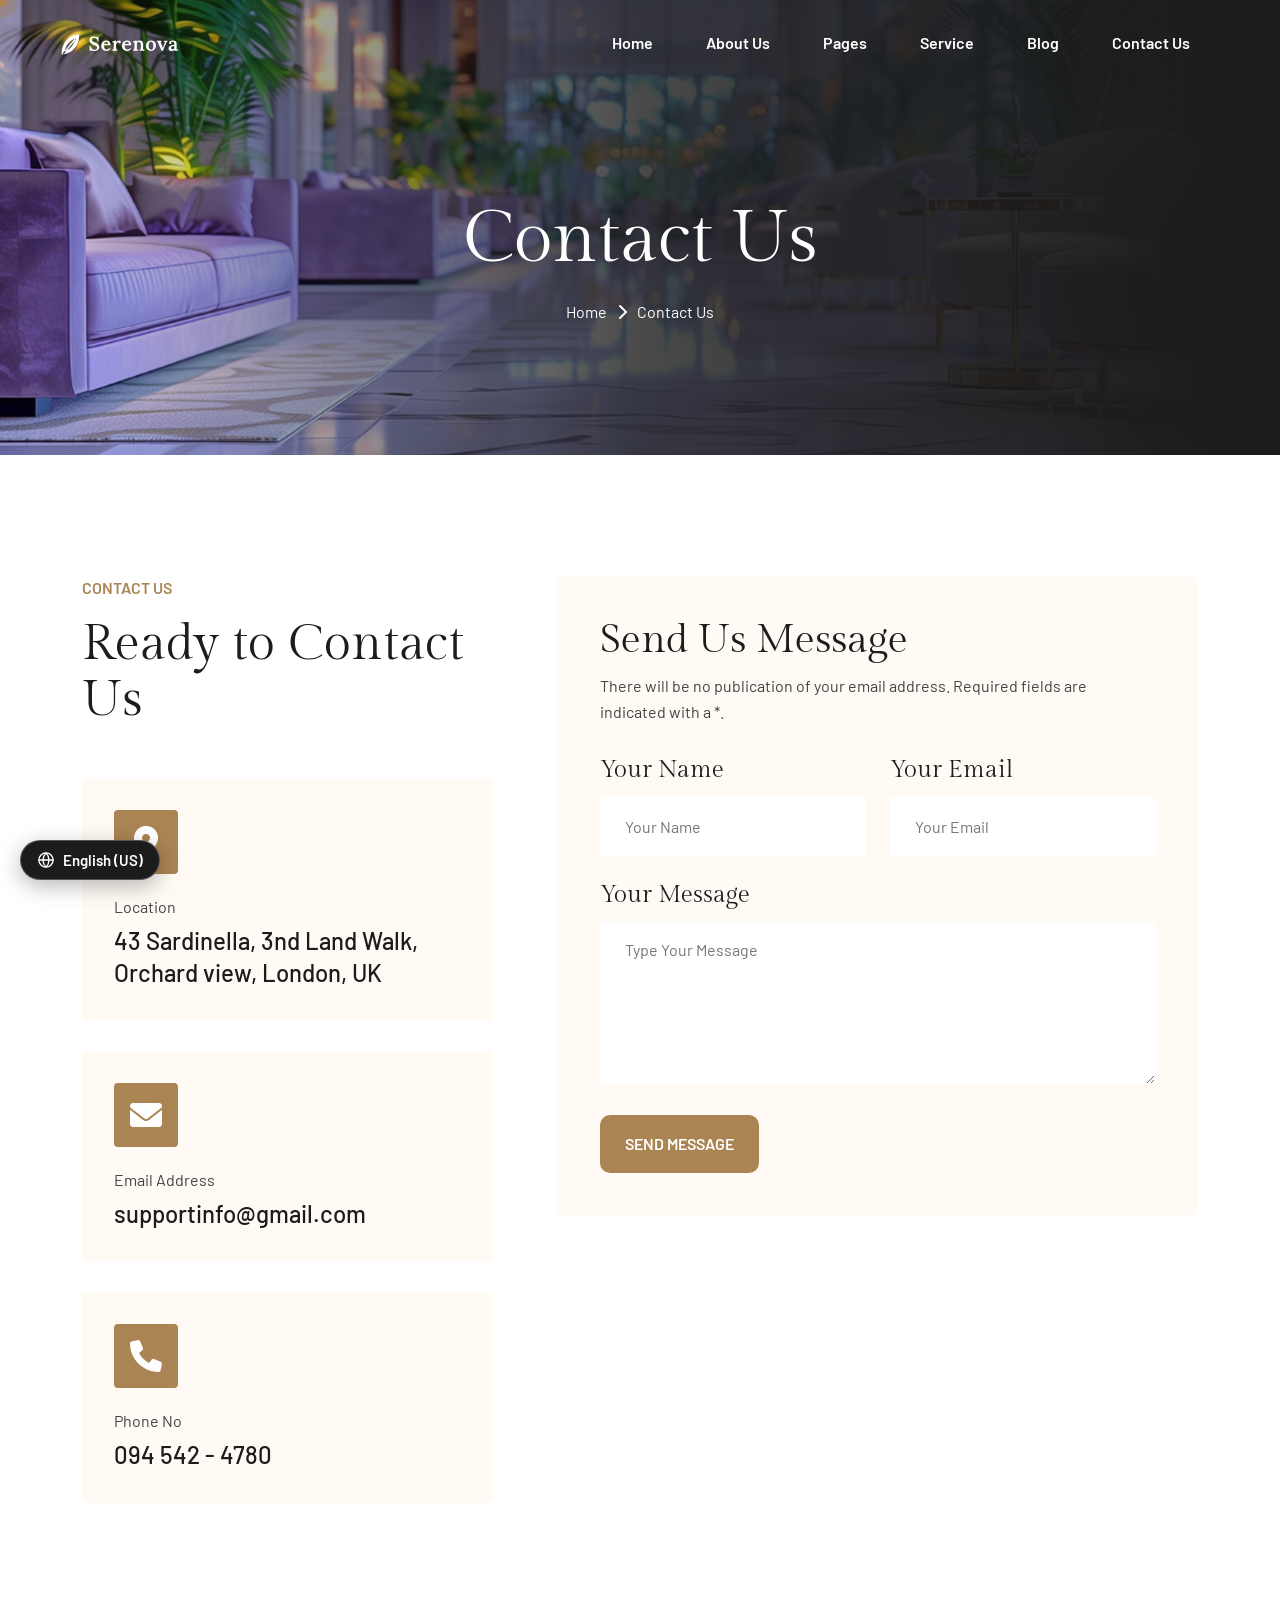
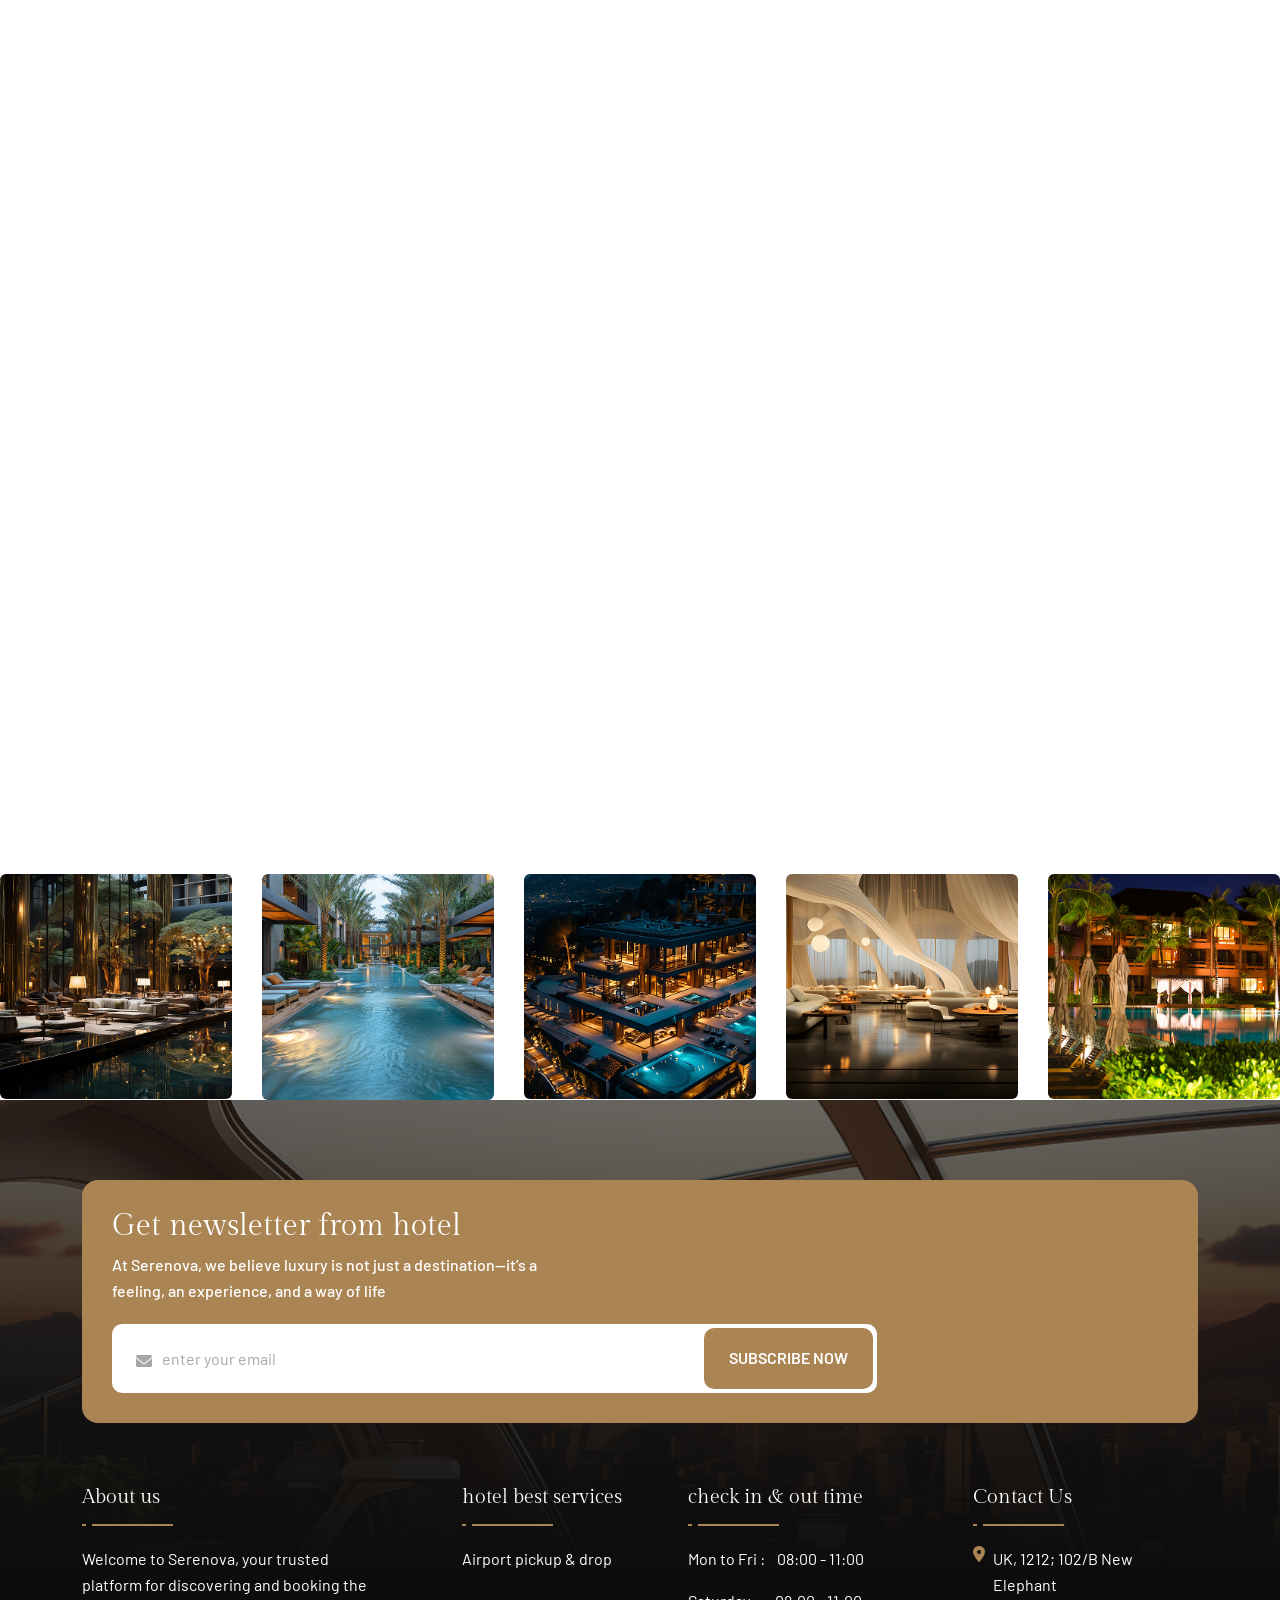
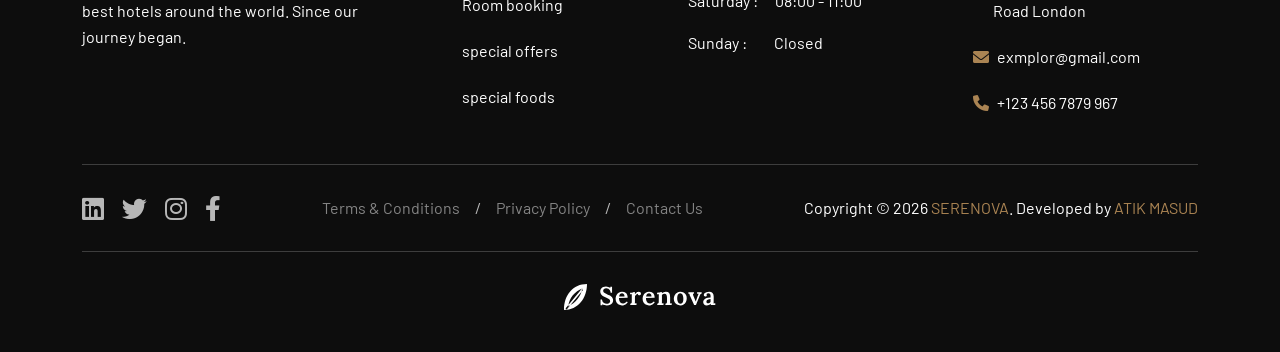
<file: contact.html>
<!doctype html>
<html lang="en">
    <head>
        <meta charset="UTF-8" />
        <meta http-equiv="X-UA-Compatible" content="IE=edge" />
        <meta name="viewport" content="width=device-width, initial-scale=1" />
        <meta name="author" content="Atik Masud" />
        <meta name="description" content="Serenova - Hotel Booking" />
        <title>Serenova - Hotel Booking</title>
        <link rel="shortcut icon" href="assets/img/favicon.svg" />
        <link rel="stylesheet" href="assets/css/bootstrap.min.css" />
        <link rel="stylesheet" href="assets/css/all.min.css" />
        <link rel="stylesheet" href="assets/css/animate.css" />
        <link rel="stylesheet" href="assets/css/magnific-popup.css" />
        <link rel="stylesheet" href="assets/css/mousecursor.css" />
        <link rel="stylesheet" href="assets/css/meanmenu.css" />
        <link rel="stylesheet" href="assets/css/odometer.css" />
        <link rel="stylesheet" href="assets/css/swiper-bundle.min.css" />
        <link rel="stylesheet" href="assets/css/nice-select.css" />
        <link rel="stylesheet" href="assets/css/main.css" />
        <link rel="stylesheet" href="assets/css/i18n.css" />
    </head>
    <body>
        <div id="preloader">
            <div class="preloader-content">
                <img src="assets/img/logo/black-logo.svg" alt="Hotel Logo" class="preloader-logo" />
                <div class="spinner"></div>
                <p>Booking your experience...</p>
            </div>
        </div>
        <button id="back-top" class="back-to-top show">
            <i class="fa-regular fa-arrow-up"></i>
        </button>
        <div class="mouseCursor cursor-outer"></div>
        <div class="mouseCursor cursor-inner"></div>
        <div class="fix-area">
            <div class="offcanvas__info">
                <div class="offcanvas__wrapper">
                    <div class="offcanvas__content">
                        <div class="offcanvas__top mb-5 d-flex justify-content-between align-items-center">
                            <div class="offcanvas__logo">
                                <a href="index.html">
                                    <img src="assets/img/logo/black-logo.svg" alt="logo-img" />
                                </a>
                            </div>
                            <div class="offcanvas__close">
                                <button>
                                    <i class="fas fa-times"></i>
                                </button>
                            </div>
                        </div>
                        <p class="text d-none d-xl-block">
                            Nullam dignissim, ante scelerisque the is euismod fermentum odio sem semper the is erat, a
                            feugiat leo urna eget eros. Duis Aenean a imperdiet risus.
                        </p>
                        <div class="mobile-menu fix mb-3"></div>
                        <div class="offcanvas__contact d-xl-block">
                            <h4 class="d-xl-block">Contact Info</h4>
                            <ul class="d-xl-block">
                                <li class="d-flex align-items-center">
                                    <div class="offcanvas__contact-icon">
                                        <i class="fal fa-map-marker-alt"></i>
                                    </div>
                                    <div class="offcanvas__contact-text">
                                        <a target="_blank" href="#">Main Street, Melbourne, Australia</a>
                                    </div>
                                </li>
                                <li class="d-flex align-items-center">
                                    <div class="offcanvas__contact-icon mr-15">
                                        <i class="fal fa-envelope"></i>
                                    </div>
                                    <div class="offcanvas__contact-text">
                                        <a href="mailto:info@example.com"
                                            ><span class="mailto:info@example.com">info@example.com</span></a
                                        >
                                    </div>
                                </li>
                                <li class="d-flex align-items-center">
                                    <div class="offcanvas__contact-icon mr-15">
                                        <i class="fal fa-clock"></i>
                                    </div>
                                    <div class="offcanvas__contact-text">
                                        <a target="_blank" href="#">Mod-friday, 09am -05pm</a>
                                    </div>
                                </li>
                                <li class="d-flex align-items-center">
                                    <div class="offcanvas__contact-icon mr-15">
                                        <i class="far fa-phone"></i>
                                    </div>
                                    <div class="offcanvas__contact-text">
                                        <a href="tel:+11002345909">+11002345909</a>
                                    </div>
                                </li>
                            </ul>
                            <div class="social-icon d-flex align-items-center">
                                <a href="#"><i class="fab fa-facebook-f"></i></a>
                                <a href="#"><i class="fab fa-twitter"></i></a>
                                <a href="#"><i class="fab fa-youtube"></i></a>
                                <a href="#"><i class="fab fa-linkedin-in"></i></a>
                            </div>
                        </div>
                    </div>
                </div>
            </div>
        </div>
        <div class="offcanvas__overlay"></div>
        <div class="header-top-section-3 style-bg">
            <div class="container-fluid">
                <div class="header-top-wrapper-3 style-inner">
                    <div class="header-left">
                        <ul class="list">
                            <li>
                                <i class="fa-solid fa-phone"></i>
                                <a href="tel:+093783575222">+09 378 357 5222</a>
                            </li>
                            <li>/</li>
                            <li>
                                <i class="fa-solid fa-envelope"></i>
                                <a href="mailto:info@example.com">info@example.com</a>
                            </li>
                            <li>/</li>
                            <li>
                                <i class="fa-solid fa-location-dot"></i>
                                Elgin Street, 6391, Celina, Delaware
                            </li>
                        </ul>
                    </div>
                    <div class="social-icon">
                        <a href="#"><i class="fa-brands fa-linkedin"></i></a>
                        <a href="#"><i class="fa-brands fa-twitter"></i></a>
                        <a href="#"><i class="fa-brands fa-instagram"></i></a>
                        <a href="#"><i class="fa-brands fa-facebook-f"></i></a>
                    </div>
                </div>
            </div>
        </div>
        <header id="header-sticky" class="header-1 header-3">
            <div class="container-fluid">
                <div class="mega-menu-wrapper">
                    <div class="header-main">
                        <div class="header-left">
                            <div class="logo">
                                <a href="index.html" class="header-logo">
                                    <img src="assets/img/logo/white-logo.svg" alt="logo-img" />
                                </a>
                                <a href="index.html" class="header-logo-2">
                                    <img src="assets/img/logo/black-logo.svg" alt="logo-img" />
                                </a>
                            </div>
                        </div>
                        <div class="header-right style-3 d-flex justify-content-end align-items-center">
                            <div class="mean__menu-wrapper">
                                <div class="main-menu">
                                    <nav id="mobile-menu">
                                        <ul>
                                            <li><a href="index.html">Home</a></li>
                                            <li>
                                                <a href="about.html">About Us</a>
                                            </li>
                                            <li class="has-dropdown">
                                                <a href="news-details.html"> Pages </a>
                                                <ul class="submenu">
                                                    <li class="has-dropdown">
                                                        <a href="room-details.html">
                                                            Room
                                                            <i class="fas fa-angle-right"></i>
                                                        </a>
                                                        <ul class="submenu">
                                                            <li><a href="room.html"> Our Room</a></li>
                                                            <li><a href="room-details.html">Room Details</a></li>
                                                        </ul>
                                                    </li>
                                                    <li><a href="facilitie.html">Hotel Facilities</a></li>
                                                    <li class="has-dropdown">
                                                        <a href="team-details.html">
                                                            Team
                                                            <i class="fas fa-angle-right"></i>
                                                        </a>
                                                        <ul class="submenu">
                                                            <li><a href="team.html">Our Team</a></li>
                                                            <li><a href="team-details.html">Team Details</a></li>
                                                        </ul>
                                                    </li>
                                                    <li><a href="testimonial.html">Our Testimonial</a></li>
                                                    <li><a href="404.html">404 Page</a></li>
                                                </ul>
                                            </li>
                                            <li>
                                                <a href="service-details.html"> Service </a>
                                                <ul class="submenu">
                                                    <li><a href="service.html">Our Service</a></li>
                                                    <li>
                                                        <a href="service-details.html">Service Details</a>
                                                    </li>
                                                </ul>
                                            </li>
                                            <li>
                                                <a href="news-details.html"> Blog </a>
                                                <ul class="submenu">
                                                    <li><a href="news-grid.html">Blog Grid</a></li>
                                                    <li><a href="news.html">Blog Standard</a></li>
                                                    <li><a href="news-details.html">Blog Details</a></li>
                                                </ul>
                                            </li>
                                            <li>
                                                <a href="contact.html">Contact Us</a>
                                            </li>
                                        </ul>
                                    </nav>
                                </div>
                            </div>
                            <div class="header-button">
                                <a href="contact.html" class="theme-btn style-3"> BOOK NOW </a>
                            </div>
                            <div class="header__hamburger d-xl-none my-auto">
                                <div class="sidebar__toggle">
                                    <i class="fas fa-bars"></i>
                                </div>
                            </div>
                        </div>
                    </div>
                </div>
            </div>
        </header>
        <div class="breadcrumb-wrapper bg-cover" style="background-image: url(&quot;assets/img/breadcrumb.jpg&quot;)">
            <div class="container">
                <div class="page-heading">
                    <div class="breadcrumb-sub-title">
                        <h1 class="text-white wow fadeInUp" data-wow-delay=".3s">Contact Us</h1>
                    </div>
                    <ul class="breadcrumb-items wow fadeInUp" data-wow-delay=".5s">
                        <li>
                            <a href="index.html"> Home </a>
                        </li>
                        <li>
                            <i class="fa-solid fa-chevron-right"></i>
                        </li>
                        <li>Contact Us</li>
                    </ul>
                </div>
            </div>
        </div>
        <section class="contact-us-section section-padding fix">
            <div class="container">
                <div class="contact-wrapper">
                    <div class="row g-4">
                        <div class="col-lg-5">
                            <div class="contact-left-items">
                                <div class="section-title">
                                    <span class="sub-title wow fadeInUp"> CONTACT US </span>
                                    <h2 class="wow fadeInUp" data-wow-delay=".2s">Ready to Contact Us</h2>
                                </div>
                                <ul class="contact-list">
                                    <li>
                                        <div class="icon">
                                            <i class="fa-solid fa-location-dot"></i>
                                        </div>
                                        <div class="content">
                                            <p>Location</p>
                                            <h4>43 Sardinella, 3nd Land Walk, Orchard view, London, UK</h4>
                                        </div>
                                    </li>
                                    <li>
                                        <div class="icon">
                                            <i class="fa-solid fa-envelope"></i>
                                        </div>
                                        <div class="content">
                                            <p>Email Address</p>
                                            <h4><a href="mailto:supportinfo@gmail.com">supportinfo@gmail.com</a></h4>
                                        </div>
                                    </li>
                                    <li>
                                        <div class="icon">
                                            <i class="fa-solid fa-phone"></i>
                                        </div>
                                        <div class="content">
                                            <p>Phone No</p>
                                            <h4><a href="tel:0945424780">094 542 - 4780</a></h4>
                                        </div>
                                    </li>
                                </ul>
                            </div>
                        </div>
                        <div class="col-lg-7">
                            <div class="contact-right-items">
                                <h2>Send Us Message</h2>
                                <p>
                                    There will be no publication of your email address. Required fields are indicated
                                    with a *.
                                </p>
                                <form action="#" id="contact-form" class="contact-form-box">
                                    <div class="row g-4 align-items-center">
                                        <div class="col-lg-6 col-md-6 wow fadeInUp" data-wow-delay=".3s">
                                            <h4>Your Name</h4>
                                            <div class="form-clt">
                                                <input type="text" name="name" id="name" placeholder="Your Name" />
                                            </div>
                                        </div>
                                        <div class="col-lg-6 col-md-6 wow fadeInUp" data-wow-delay=".5s">
                                            <h4>Your Email</h4>
                                            <div class="form-clt">
                                                <input type="text" name="email" id="email2" placeholder="Your Email" />
                                            </div>
                                        </div>
                                        <div class="col-lg-12 wow fadeInUp" data-wow-delay=".3s">
                                            <h4>Your Message</h4>
                                            <div class="form-clt">
                                                <textarea
                                                    name="message"
                                                    id="message"
                                                    placeholder="Type your message"
                                                ></textarea>
                                            </div>
                                        </div>
                                        <div class="col-lg-12 wow fadeInUp" data-wow-delay=".5s">
                                            <button type="submit" class="theme-btn">SEND MESSAGE</button>
                                        </div>
                                    </div>
                                </form>
                            </div>
                        </div>
                    </div>
                </div>
            </div>
        </section>
        <div class="map-section section-padding pt-0">
            <div class="map-items">
                <div class="googpemap">
                    <iframe
                        src="https://www.google.com/maps?ll=-37.8136,144.9631&z=14&t=m&hl=en&output=embed"
                        style="border: 0"
                        allowfullscreen=""
                        loading="lazy"
                    ></iframe>
                </div>
            </div>
        </div>
        <div class="instagram-section-2 fix">
            <div class="swiper instagram-banner-slider">
                <div class="swiper-wrapper">
                    <div class="swiper-slide">
                        <div class="instagram-banner-items">
                            <div class="banner-image">
                                <img src="assets/img/home-1/instagram/01.jpg" alt="insta-img" />
                                <a href="index.html" class="icon">
                                    <i class="fa-brands fa-instagram"></i>
                                </a>
                            </div>
                        </div>
                    </div>
                    <div class="swiper-slide">
                        <div class="instagram-banner-items">
                            <div class="banner-image">
                                <img src="assets/img/home-1/instagram/02.jpg" alt="insta-img" />
                                <a href="index.html" class="icon">
                                    <i class="fa-brands fa-instagram"></i>
                                </a>
                            </div>
                        </div>
                    </div>
                    <div class="swiper-slide">
                        <div class="instagram-banner-items">
                            <div class="banner-image">
                                <img src="assets/img/home-1/instagram/03.jpg" alt="insta-img" />
                                <a href="index.html" class="icon">
                                    <i class="fa-brands fa-instagram"></i>
                                </a>
                            </div>
                        </div>
                    </div>
                    <div class="swiper-slide">
                        <div class="instagram-banner-items">
                            <div class="banner-image">
                                <img src="assets/img/home-1/instagram/04.jpg" alt="insta-img" />
                                <a href="index.html" class="icon">
                                    <i class="fa-brands fa-instagram"></i>
                                </a>
                            </div>
                        </div>
                    </div>
                    <div class="swiper-slide">
                        <div class="instagram-banner-items">
                            <div class="banner-image">
                                <img src="assets/img/home-1/instagram/05.jpg" alt="insta-img" />
                                <a href="index.html" class="icon">
                                    <i class="fa-brands fa-instagram"></i>
                                </a>
                            </div>
                        </div>
                    </div>
                    <div class="swiper-slide">
                        <div class="instagram-banner-items">
                            <div class="banner-image">
                                <img src="assets/img/home-1/instagram/06.jpg" alt="insta-img" />
                                <a href="index.html" class="icon">
                                    <i class="fa-brands fa-instagram"></i>
                                </a>
                            </div>
                        </div>
                    </div>
                </div>
            </div>
        </div>
        <footer class="footer-section fix bg-cover" style="background-image: url(assets/img/home-1/footer.jpg)">
            <div class="container">
                <div class="footer-newsletter">
                    <div class="newsletter-content">
                        <h3>Get newsletter from hotel</h3>
                        <p>
                            At Serenova, we believe luxury is not just a destination—it’s a feeling, an experience, and
                            a way of life
                        </p>
                    </div>
                    <form action="#">
                        <div class="form-clt">
                            <i class="fa-solid fa-envelope"></i>
                            <input type="text" name="email" id="email" placeholder="enter your email" />
                            <button type="submit" class="theme-btn">subscribe now</button>
                        </div>
                    </form>
                </div>
                <div class="footer-widget-wrapper">
                    <div class="row">
                        <div class="col-xl-4 col-md-6 col-lg-3 wow fadeInUp" data-wow-delay=".2s">
                            <div class="single-footer-widget">
                                <div class="widget-title">
                                    <h5>About us</h5>
                                </div>
                                <div class="footer-content">
                                    <p>
                                        Welcome to Serenova, your trusted platform for discovering and booking the best
                                        hotels around the world. Since our journey began.
                                    </p>
                                </div>
                            </div>
                        </div>
                        <div class="col-xl-2 col-md-6 col-lg-3 wow fadeInUp" data-wow-delay=".4s">
                            <div class="single-footer-widget">
                                <div class="widget-title">
                                    <h5>hotel best services</h5>
                                </div>
                                <ul class="list">
                                    <li>
                                        <a href="service-details.html">Airport pickup & drop</a>
                                    </li>
                                    <li>
                                        <a href="service-details.html">Room booking</a>
                                    </li>
                                    <li>
                                        <a href="service-details.html">special offers</a>
                                    </li>
                                    <li>
                                        <a href="service-details.html">special foods</a>
                                    </li>
                                </ul>
                            </div>
                        </div>
                        <div class="col-xl-3 ps-lg-5 col-md-6 col-lg-3 wow fadeInUp" data-wow-delay=".6s">
                            <div class="single-footer-widget">
                                <div class="widget-title">
                                    <h5>check in & out time</h5>
                                </div>
                                <ul class="date-list">
                                    <li>Mon to Fri : <span class="style-1">08:00 - 11:00</span></li>
                                    <li>Saturday : <span>08:00 - 11:00</span></li>
                                    <li>Sunday : <span class="style-3">Closed</span></li>
                                </ul>
                            </div>
                        </div>
                        <div class="col-xl-3 ps-lg-5 col-md-6 col-lg-3 wow fadeInUp" data-wow-delay=".8s">
                            <div class="single-footer-widget">
                                <div class="widget-title">
                                    <h5>Contact Us</h5>
                                </div>
                                <ul class="contact-item">
                                    <li>
                                        <i class="fa-solid fa-location-dot"></i>
                                        UK, 1212; 102/B New Elephant <br />
                                        Road London
                                    </li>
                                    <li class="style-2">
                                        <i class="fa-solid fa-envelope"></i>
                                        <a href="mailto:exmplor@gmail.com">exmplor@gmail.com</a>
                                    </li>
                                    <li class="style-2">
                                        <i class="fa-solid fa-phone"></i>
                                        <a href="tel:+1234567879967">+123 456 7879 967</a>
                                    </li>
                                </ul>
                            </div>
                        </div>
                    </div>
                </div>
                <div class="footer-bottom">
                    <div class="footer-wrapper">
                        <div class="social-icon wow fadeInLeft" data-wow-delay=".3s">
                            <a href="#"><i class="fa-brands fa-linkedin"></i></a>
                            <a href="#"><i class="fa-brands fa-twitter"></i></a>
                            <a href="#"><i class="fa-brands fa-instagram"></i></a>
                            <a href="#"><i class="fa-brands fa-facebook-f"></i></a>
                        </div>
                        <ul class="footer-list wow fadeInUp" data-wow-delay=".5s">
                            <li>
                                <a href="contact.html">Terms & Conditions</a>
                            </li>
                            <li>/</li>
                            <li>
                                <a href="contact.html">Privacy Policy</a>
                            </li>
                            <li>/</li>
                            <li>
                                <a href="contact.html">Contact Us</a>
                            </li>
                        </ul>
                        <p class="wow fadeInRight" data-wow-delay=".7s">
                            Copyright © 2026 <span>Serenova</span>. Developed by <span>Atik Masud</span>
                        </p>
                    </div>
                    <a href="index.html" class="footer-logo wow fadeInUp" data-wow-delay=".3s">
                        <img src="assets/img/logo/white-logo.svg" alt="img" />
                    </a>
                </div>
            </div>
        </footer>
        <script src="assets/js/jquery-3.7.1.min.js"></script>
        <script src="assets/js/bootstrap.bundle.min.js"></script>
        <script src="assets/js/jquery.nice-select.min.js"></script>
        <script src="assets/js/swiper-bundle.min.js"></script>
        <script src="assets/js/jquery.meanmenu.min.js"></script>
        <script src="assets/js/jquery.magnific-popup.min.js"></script>
        <script src="assets/js/wow.min.js"></script>
        <script src="assets/js/ajax-mail.js"></script>
        <script src="assets/js/main.js"></script>
        <script src="assets/js/i18n-data.js"></script>
        <script src="assets/js/i18n.js"></script>
    </body>
</html>
</file>
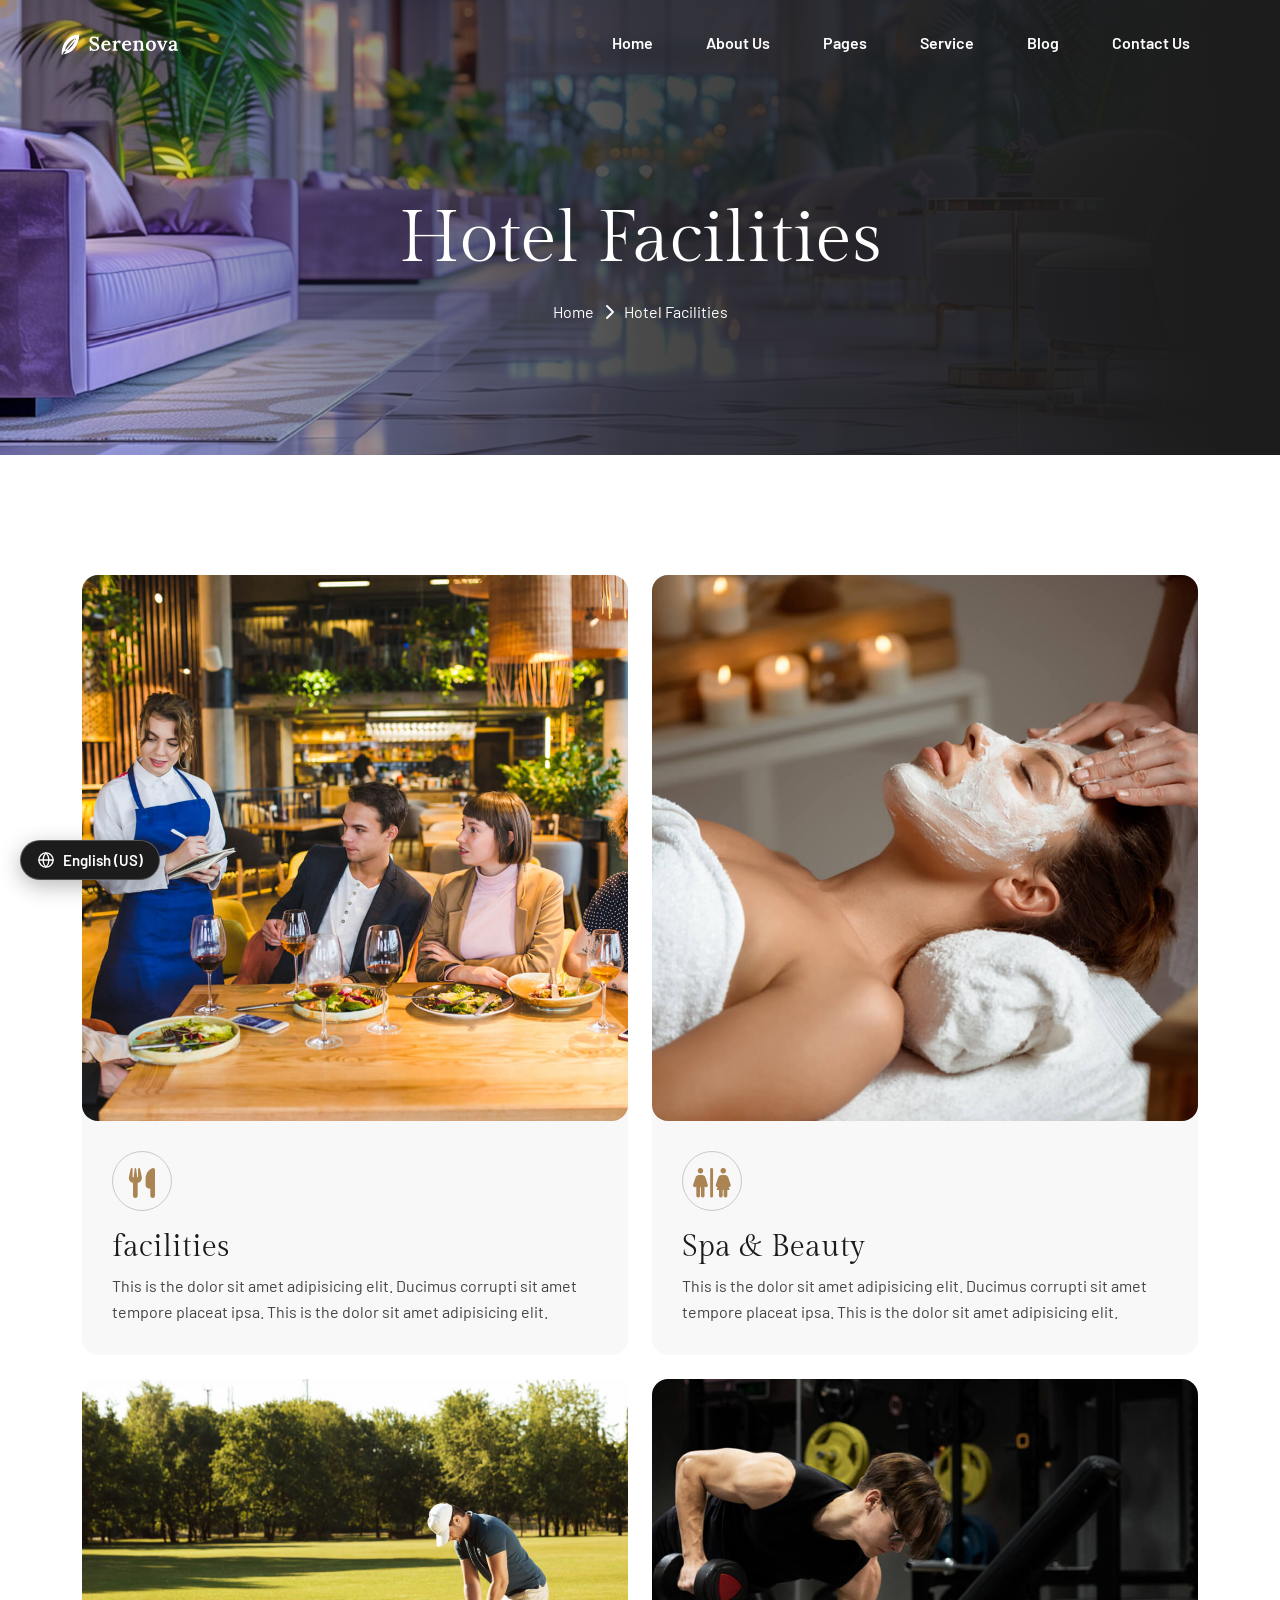
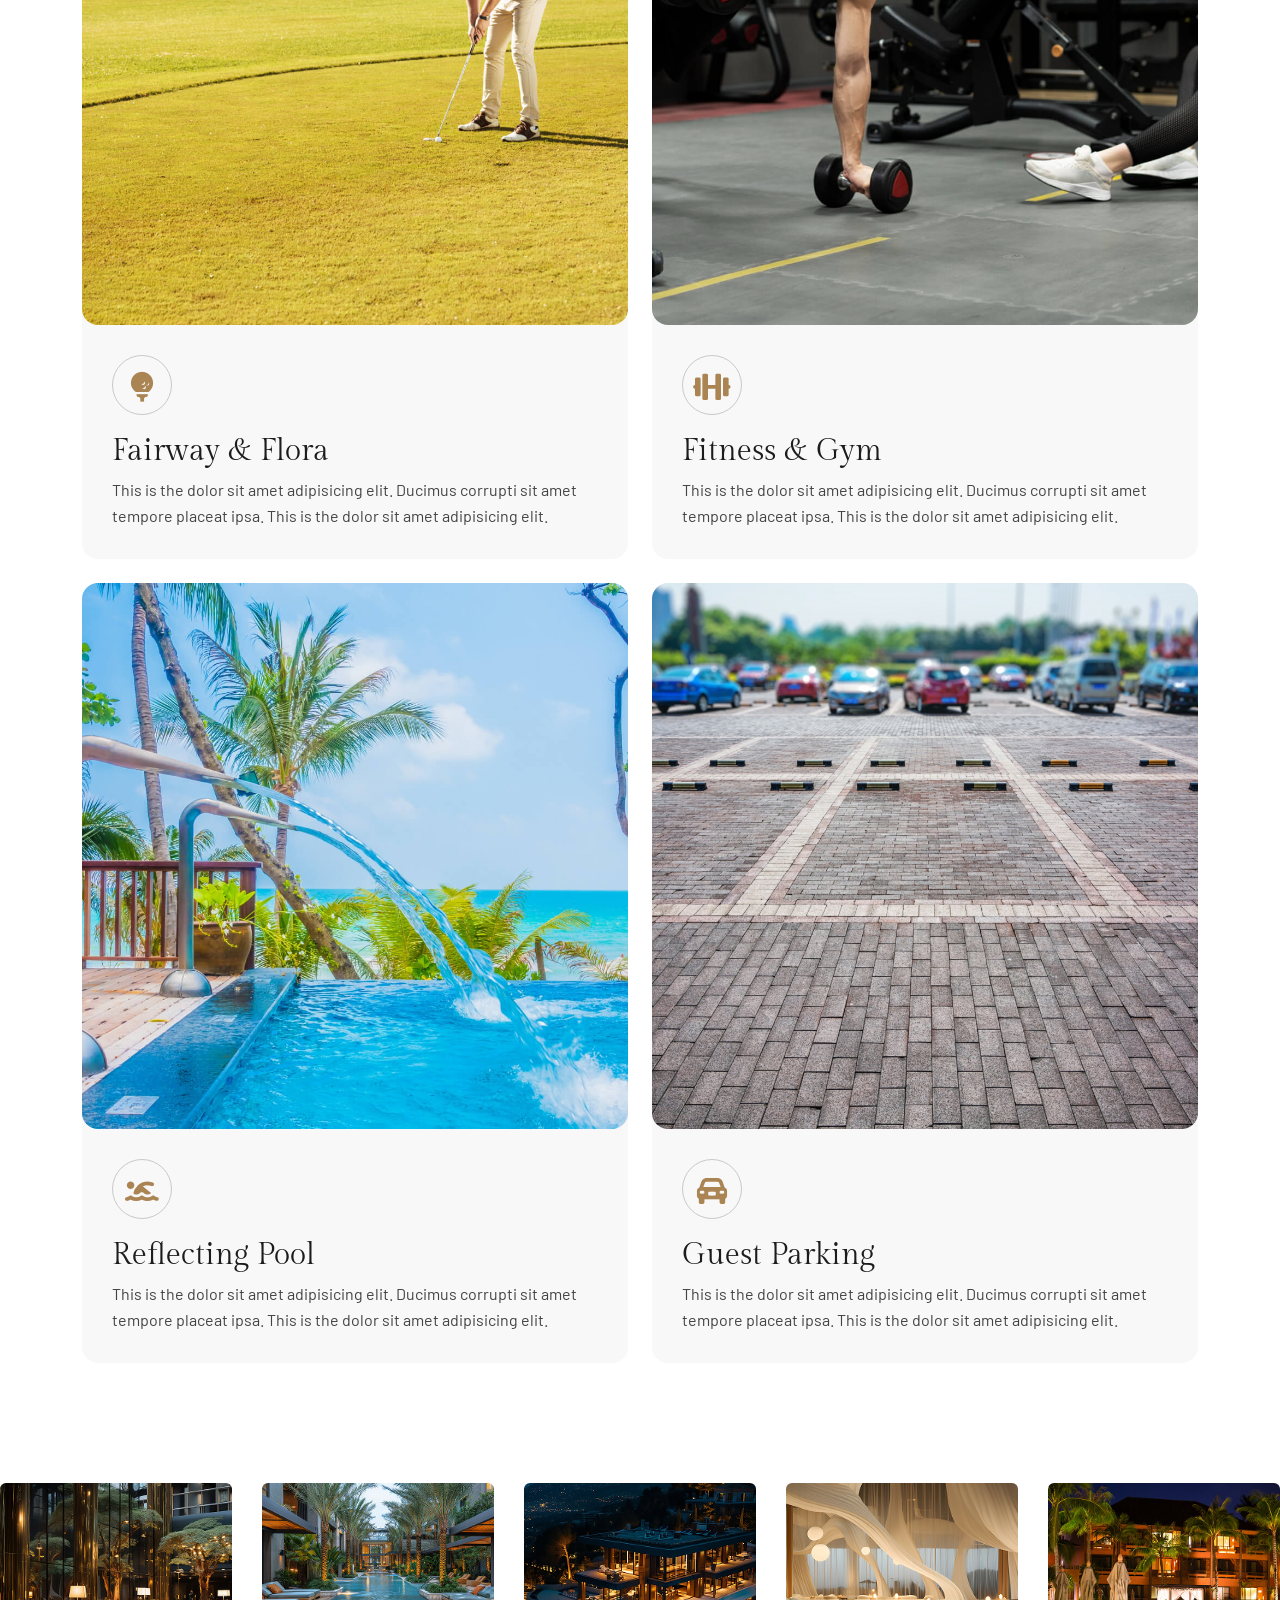
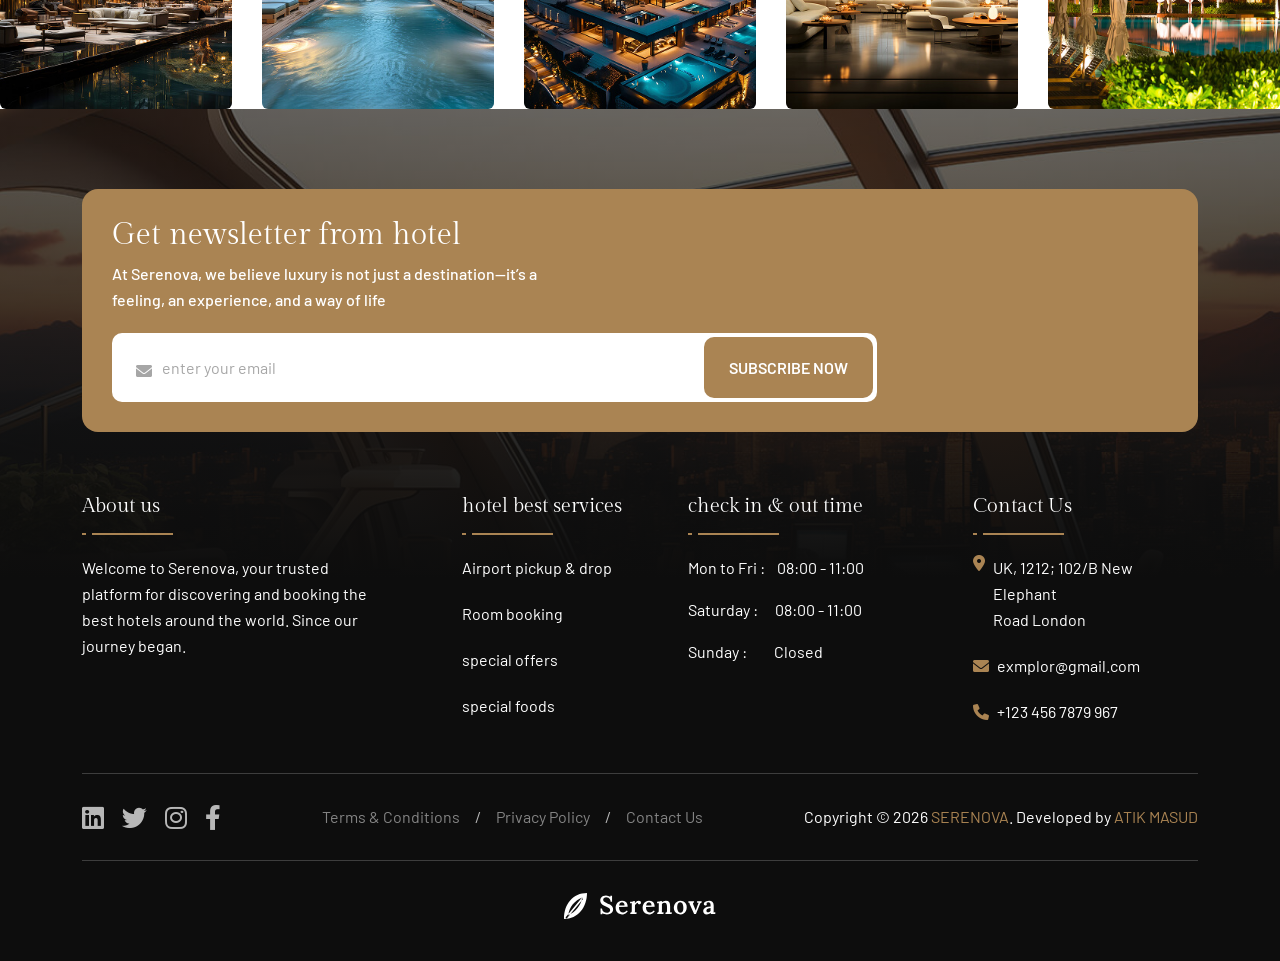
<file: facilitie.html>
<!doctype html>
<html lang="en">
    <head>
        <meta charset="UTF-8" />
        <meta http-equiv="X-UA-Compatible" content="IE=edge" />
        <meta name="viewport" content="width=device-width, initial-scale=1" />
        <meta name="author" content="Atik Masud" />
        <meta name="description" content="Serenova - Hotel Booking" />
        <title>Serenova - Hotel Booking</title>
        <link rel="shortcut icon" href="assets/img/favicon.svg" />
        <link rel="stylesheet" href="assets/css/bootstrap.min.css" />
        <link rel="stylesheet" href="assets/css/all.min.css" />
        <link rel="stylesheet" href="assets/css/animate.css" />
        <link rel="stylesheet" href="assets/css/magnific-popup.css" />
        <link rel="stylesheet" href="assets/css/mousecursor.css" />
        <link rel="stylesheet" href="assets/css/meanmenu.css" />
        <link rel="stylesheet" href="assets/css/odometer.css" />
        <link rel="stylesheet" href="assets/css/swiper-bundle.min.css" />
        <link rel="stylesheet" href="assets/css/nice-select.css" />
        <link rel="stylesheet" href="assets/css/main.css" />
        <link rel="stylesheet" href="assets/css/i18n.css" />
    </head>
    <body>
        <div id="preloader">
            <div class="preloader-content">
                <img src="assets/img/logo/black-logo.svg" alt="Hotel Logo" class="preloader-logo" />
                <div class="spinner"></div>
                <p>Booking your experience...</p>
            </div>
        </div>
        <button id="back-top" class="back-to-top show">
            <i class="fa-regular fa-arrow-up"></i>
        </button>
        <div class="mouseCursor cursor-outer"></div>
        <div class="mouseCursor cursor-inner"></div>
        <div class="fix-area">
            <div class="offcanvas__info">
                <div class="offcanvas__wrapper">
                    <div class="offcanvas__content">
                        <div class="offcanvas__top mb-5 d-flex justify-content-between align-items-center">
                            <div class="offcanvas__logo">
                                <a href="index.html">
                                    <img src="assets/img/logo/black-logo.svg" alt="logo-img" />
                                </a>
                            </div>
                            <div class="offcanvas__close">
                                <button>
                                    <i class="fas fa-times"></i>
                                </button>
                            </div>
                        </div>
                        <p class="text d-none d-xl-block">
                            Nullam dignissim, ante scelerisque the is euismod fermentum odio sem semper the is erat, a
                            feugiat leo urna eget eros. Duis Aenean a imperdiet risus.
                        </p>
                        <div class="mobile-menu fix mb-3"></div>
                        <div class="offcanvas__contact d-xl-block">
                            <h4 class="d-xl-block">Contact Info</h4>
                            <ul class="d-xl-block">
                                <li class="d-flex align-items-center">
                                    <div class="offcanvas__contact-icon">
                                        <i class="fal fa-map-marker-alt"></i>
                                    </div>
                                    <div class="offcanvas__contact-text">
                                        <a target="_blank" href="#">Main Street, Melbourne, Australia</a>
                                    </div>
                                </li>
                                <li class="d-flex align-items-center">
                                    <div class="offcanvas__contact-icon mr-15">
                                        <i class="fal fa-envelope"></i>
                                    </div>
                                    <div class="offcanvas__contact-text">
                                        <a href="mailto:info@example.com"
                                            ><span class="mailto:info@example.com">info@example.com</span></a
                                        >
                                    </div>
                                </li>
                                <li class="d-flex align-items-center">
                                    <div class="offcanvas__contact-icon mr-15">
                                        <i class="fal fa-clock"></i>
                                    </div>
                                    <div class="offcanvas__contact-text">
                                        <a target="_blank" href="#">Mod-friday, 09am -05pm</a>
                                    </div>
                                </li>
                                <li class="d-flex align-items-center">
                                    <div class="offcanvas__contact-icon mr-15">
                                        <i class="far fa-phone"></i>
                                    </div>
                                    <div class="offcanvas__contact-text">
                                        <a href="tel:+11002345909">+11002345909</a>
                                    </div>
                                </li>
                            </ul>
                            <div class="social-icon d-flex align-items-center">
                                <a href="#"><i class="fab fa-facebook-f"></i></a>
                                <a href="#"><i class="fab fa-twitter"></i></a>
                                <a href="#"><i class="fab fa-youtube"></i></a>
                                <a href="#"><i class="fab fa-linkedin-in"></i></a>
                            </div>
                        </div>
                    </div>
                </div>
            </div>
        </div>
        <div class="offcanvas__overlay"></div>
        <div class="header-top-section-3 style-bg">
            <div class="container-fluid">
                <div class="header-top-wrapper-3 style-inner">
                    <div class="header-left">
                        <ul class="list">
                            <li>
                                <i class="fa-solid fa-phone"></i>
                                <a href="tel:+093783575222">+09 378 357 5222</a>
                            </li>
                            <li>/</li>
                            <li>
                                <i class="fa-solid fa-envelope"></i>
                                <a href="mailto:info@example.com">info@example.com</a>
                            </li>
                            <li>/</li>
                            <li>
                                <i class="fa-solid fa-location-dot"></i>
                                Elgin Street, 6391, Celina, Delaware
                            </li>
                        </ul>
                    </div>
                    <div class="social-icon">
                        <a href="#"><i class="fa-brands fa-linkedin"></i></a>
                        <a href="#"><i class="fa-brands fa-twitter"></i></a>
                        <a href="#"><i class="fa-brands fa-instagram"></i></a>
                        <a href="#"><i class="fa-brands fa-facebook-f"></i></a>
                    </div>
                </div>
            </div>
        </div>
        <header id="header-sticky" class="header-1 header-3">
            <div class="container-fluid">
                <div class="mega-menu-wrapper">
                    <div class="header-main">
                        <div class="header-left">
                            <div class="logo">
                                <a href="index.html" class="header-logo">
                                    <img src="assets/img/logo/white-logo.svg" alt="logo-img" />
                                </a>
                                <a href="index.html" class="header-logo-2">
                                    <img src="assets/img/logo/black-logo.svg" alt="logo-img" />
                                </a>
                            </div>
                        </div>
                        <div class="header-right style-3 d-flex justify-content-end align-items-center">
                            <div class="mean__menu-wrapper">
                                <div class="main-menu">
                                    <nav id="mobile-menu">
                                        <ul>
                                            <li><a href="index.html">Home</a></li>
                                            <li>
                                                <a href="about.html">About Us</a>
                                            </li>
                                            <li class="has-dropdown">
                                                <a href="news-details.html"> Pages </a>
                                                <ul class="submenu">
                                                    <li class="has-dropdown">
                                                        <a href="room-details.html">
                                                            Room
                                                            <i class="fas fa-angle-right"></i>
                                                        </a>
                                                        <ul class="submenu">
                                                            <li><a href="room.html"> Our Room</a></li>
                                                            <li><a href="room-details.html">Room Details</a></li>
                                                        </ul>
                                                    </li>
                                                    <li><a href="facilitie.html">Hotel Facilities</a></li>
                                                    <li class="has-dropdown">
                                                        <a href="team-details.html">
                                                            Team
                                                            <i class="fas fa-angle-right"></i>
                                                        </a>
                                                        <ul class="submenu">
                                                            <li><a href="team.html">Our Team</a></li>
                                                            <li><a href="team-details.html">Team Details</a></li>
                                                        </ul>
                                                    </li>
                                                    <li><a href="testimonial.html">Our Testimonial</a></li>
                                                    <li><a href="404.html">404 Page</a></li>
                                                </ul>
                                            </li>
                                            <li>
                                                <a href="service-details.html"> Service </a>
                                                <ul class="submenu">
                                                    <li><a href="service.html">Our Service</a></li>
                                                    <li>
                                                        <a href="service-details.html">Service Details</a>
                                                    </li>
                                                </ul>
                                            </li>
                                            <li>
                                                <a href="news-details.html"> Blog </a>
                                                <ul class="submenu">
                                                    <li><a href="news-grid.html">Blog Grid</a></li>
                                                    <li><a href="news.html">Blog Standard</a></li>
                                                    <li><a href="news-details.html">Blog Details</a></li>
                                                </ul>
                                            </li>
                                            <li>
                                                <a href="contact.html">Contact Us</a>
                                            </li>
                                        </ul>
                                    </nav>
                                </div>
                            </div>
                            <div class="header-button">
                                <a href="contact.html" class="theme-btn style-3"> BOOK NOW </a>
                            </div>
                            <div class="header__hamburger d-xl-none my-auto">
                                <div class="sidebar__toggle">
                                    <i class="fas fa-bars"></i>
                                </div>
                            </div>
                        </div>
                    </div>
                </div>
            </div>
        </header>
        <div class="breadcrumb-wrapper bg-cover" style="background-image: url(&quot;assets/img/breadcrumb.jpg&quot;)">
            <div class="container">
                <div class="page-heading">
                    <div class="breadcrumb-sub-title">
                        <h1 class="text-white wow fadeInUp" data-wow-delay=".3s">Hotel Facilities</h1>
                    </div>
                    <ul class="breadcrumb-items wow fadeInUp" data-wow-delay=".5s">
                        <li>
                            <a href="index.html"> Home </a>
                        </li>
                        <li>
                            <i class="fa-solid fa-chevron-right"></i>
                        </li>
                        <li>Hotel Facilities</li>
                    </ul>
                </div>
            </div>
        </div>
        <section class="hotel-facilities-section section-padding fix">
            <div class="container">
                <div class="row g-4">
                    <div class="col-lg-6 wow fadeInLeft" data-wow-delay=".3s">
                        <div class="hotel-facilities-items">
                            <div class="facilities-image">
                                <img src="assets/img/home-1/room/faciliti-1.jpg" alt="img" />
                                <img src="assets/img/home-1/room/faciliti-1.jpg" alt="img" />
                            </div>
                            <div class="facilities-content">
                                <div class="icon">
                                    <i class="fa-solid fa-utensils"></i>
                                </div>
                                <h3>facilities</h3>
                                <p>
                                    This is the dolor sit amet adipisicing elit. Ducimus corrupti sit amet tempore
                                    placeat ipsa. This is the dolor sit amet adipisicing elit.
                                </p>
                            </div>
                        </div>
                    </div>
                    <div class="col-lg-6 wow fadeInRight" data-wow-delay=".5s">
                        <div class="hotel-facilities-items">
                            <div class="facilities-image">
                                <img src="assets/img/home-1/room/faciliti-2.jpg" alt="img" />
                                <img src="assets/img/home-1/room/faciliti-2.jpg" alt="img" />
                            </div>
                            <div class="facilities-content">
                                <div class="icon">
                                    <i class="fa-solid fa-restroom"></i>
                                </div>
                                <h3>Spa & Beauty</h3>
                                <p>
                                    This is the dolor sit amet adipisicing elit. Ducimus corrupti sit amet tempore
                                    placeat ipsa. This is the dolor sit amet adipisicing elit.
                                </p>
                            </div>
                        </div>
                    </div>
                    <div class="col-lg-6 wow fadeInLeft" data-wow-delay=".3s">
                        <div class="hotel-facilities-items">
                            <div class="facilities-image">
                                <img src="assets/img/home-1/room/faciliti-3.jpg" alt="img" />
                                <img src="assets/img/home-1/room/faciliti-3.jpg" alt="img" />
                            </div>
                            <div class="facilities-content">
                                <div class="icon">
                                    <i class="fa-solid fa-golf-ball-tee"></i>
                                </div>
                                <h3>Fairway & Flora</h3>
                                <p>
                                    This is the dolor sit amet adipisicing elit. Ducimus corrupti sit amet tempore
                                    placeat ipsa. This is the dolor sit amet adipisicing elit.
                                </p>
                            </div>
                        </div>
                    </div>
                    <div class="col-lg-6 wow fadeInRight" data-wow-delay=".5s">
                        <div class="hotel-facilities-items">
                            <div class="facilities-image">
                                <img src="assets/img/home-1/room/faciliti-4.jpg" alt="img" />
                                <img src="assets/img/home-1/room/faciliti-4.jpg" alt="img" />
                            </div>
                            <div class="facilities-content">
                                <div class="icon">
                                    <i class="fa-solid fa-dumbbell"></i>
                                </div>
                                <h3>Fitness & Gym</h3>
                                <p>
                                    This is the dolor sit amet adipisicing elit. Ducimus corrupti sit amet tempore
                                    placeat ipsa. This is the dolor sit amet adipisicing elit.
                                </p>
                            </div>
                        </div>
                    </div>
                    <div class="col-lg-6 wow fadeInLeft" data-wow-delay=".3s">
                        <div class="hotel-facilities-items">
                            <div class="facilities-image">
                                <img src="assets/img/home-1/room/faciliti-5.jpg" alt="img" />
                                <img src="assets/img/home-1/room/faciliti-5.jpg" alt="img" />
                            </div>
                            <div class="facilities-content">
                                <div class="icon">
                                    <i class="fa-solid fa-person-swimming"></i>
                                </div>
                                <h3>Reflecting Pool</h3>
                                <p>
                                    This is the dolor sit amet adipisicing elit. Ducimus corrupti sit amet tempore
                                    placeat ipsa. This is the dolor sit amet adipisicing elit.
                                </p>
                            </div>
                        </div>
                    </div>
                    <div class="col-lg-6 wow fadeInRight" data-wow-delay=".5s">
                        <div class="hotel-facilities-items">
                            <div class="facilities-image">
                                <img src="assets/img/home-1/room/faciliti-6.jpg" alt="img" />
                                <img src="assets/img/home-1/room/faciliti-6.jpg" alt="img" />
                            </div>
                            <div class="facilities-content">
                                <div class="icon">
                                    <i class="fa-solid fa-car-rear"></i>
                                </div>
                                <h3>Guest Parking</h3>
                                <p>
                                    This is the dolor sit amet adipisicing elit. Ducimus corrupti sit amet tempore
                                    placeat ipsa. This is the dolor sit amet adipisicing elit.
                                </p>
                            </div>
                        </div>
                    </div>
                </div>
            </div>
        </section>
        <div class="instagram-section-2 fix">
            <div class="swiper instagram-banner-slider">
                <div class="swiper-wrapper">
                    <div class="swiper-slide">
                        <div class="instagram-banner-items">
                            <div class="banner-image">
                                <img src="assets/img/home-1/instagram/01.jpg" alt="insta-img" />
                                <a href="index.html" class="icon">
                                    <i class="fa-brands fa-instagram"></i>
                                </a>
                            </div>
                        </div>
                    </div>
                    <div class="swiper-slide">
                        <div class="instagram-banner-items">
                            <div class="banner-image">
                                <img src="assets/img/home-1/instagram/02.jpg" alt="insta-img" />
                                <a href="index.html" class="icon">
                                    <i class="fa-brands fa-instagram"></i>
                                </a>
                            </div>
                        </div>
                    </div>
                    <div class="swiper-slide">
                        <div class="instagram-banner-items">
                            <div class="banner-image">
                                <img src="assets/img/home-1/instagram/03.jpg" alt="insta-img" />
                                <a href="index.html" class="icon">
                                    <i class="fa-brands fa-instagram"></i>
                                </a>
                            </div>
                        </div>
                    </div>
                    <div class="swiper-slide">
                        <div class="instagram-banner-items">
                            <div class="banner-image">
                                <img src="assets/img/home-1/instagram/04.jpg" alt="insta-img" />
                                <a href="index.html" class="icon">
                                    <i class="fa-brands fa-instagram"></i>
                                </a>
                            </div>
                        </div>
                    </div>
                    <div class="swiper-slide">
                        <div class="instagram-banner-items">
                            <div class="banner-image">
                                <img src="assets/img/home-1/instagram/05.jpg" alt="insta-img" />
                                <a href="index.html" class="icon">
                                    <i class="fa-brands fa-instagram"></i>
                                </a>
                            </div>
                        </div>
                    </div>
                    <div class="swiper-slide">
                        <div class="instagram-banner-items">
                            <div class="banner-image">
                                <img src="assets/img/home-1/instagram/06.jpg" alt="insta-img" />
                                <a href="index.html" class="icon">
                                    <i class="fa-brands fa-instagram"></i>
                                </a>
                            </div>
                        </div>
                    </div>
                </div>
            </div>
        </div>
        <footer class="footer-section fix bg-cover" style="background-image: url(assets/img/home-1/footer.jpg)">
            <div class="container">
                <div class="footer-newsletter">
                    <div class="newsletter-content">
                        <h3>Get newsletter from hotel</h3>
                        <p>
                            At Serenova, we believe luxury is not just a destination—it’s a feeling, an experience, and
                            a way of life
                        </p>
                    </div>
                    <form action="#">
                        <div class="form-clt">
                            <i class="fa-solid fa-envelope"></i>
                            <input type="text" name="email" id="email" placeholder="enter your email" />
                            <button type="submit" class="theme-btn">subscribe now</button>
                        </div>
                    </form>
                </div>
                <div class="footer-widget-wrapper">
                    <div class="row">
                        <div class="col-xl-4 col-md-6 col-lg-3 wow fadeInUp" data-wow-delay=".2s">
                            <div class="single-footer-widget">
                                <div class="widget-title">
                                    <h5>About us</h5>
                                </div>
                                <div class="footer-content">
                                    <p>
                                        Welcome to Serenova, your trusted platform for discovering and booking the best
                                        hotels around the world. Since our journey began.
                                    </p>
                                </div>
                            </div>
                        </div>
                        <div class="col-xl-2 col-md-6 col-lg-3 wow fadeInUp" data-wow-delay=".4s">
                            <div class="single-footer-widget">
                                <div class="widget-title">
                                    <h5>hotel best services</h5>
                                </div>
                                <ul class="list">
                                    <li>
                                        <a href="service-details.html">Airport pickup & drop</a>
                                    </li>
                                    <li>
                                        <a href="service-details.html">Room booking</a>
                                    </li>
                                    <li>
                                        <a href="service-details.html">special offers</a>
                                    </li>
                                    <li>
                                        <a href="service-details.html">special foods</a>
                                    </li>
                                </ul>
                            </div>
                        </div>
                        <div class="col-xl-3 ps-lg-5 col-md-6 col-lg-3 wow fadeInUp" data-wow-delay=".6s">
                            <div class="single-footer-widget">
                                <div class="widget-title">
                                    <h5>check in & out time</h5>
                                </div>
                                <ul class="date-list">
                                    <li>Mon to Fri : <span class="style-1">08:00 - 11:00</span></li>
                                    <li>Saturday : <span>08:00 - 11:00</span></li>
                                    <li>Sunday : <span class="style-3">Closed</span></li>
                                </ul>
                            </div>
                        </div>
                        <div class="col-xl-3 ps-lg-5 col-md-6 col-lg-3 wow fadeInUp" data-wow-delay=".8s">
                            <div class="single-footer-widget">
                                <div class="widget-title">
                                    <h5>Contact Us</h5>
                                </div>
                                <ul class="contact-item">
                                    <li>
                                        <i class="fa-solid fa-location-dot"></i>
                                        UK, 1212; 102/B New Elephant <br />
                                        Road London
                                    </li>
                                    <li class="style-2">
                                        <i class="fa-solid fa-envelope"></i>
                                        <a href="mailto:exmplor@gmail.com">exmplor@gmail.com</a>
                                    </li>
                                    <li class="style-2">
                                        <i class="fa-solid fa-phone"></i>
                                        <a href="tel:+1234567879967">+123 456 7879 967</a>
                                    </li>
                                </ul>
                            </div>
                        </div>
                    </div>
                </div>
                <div class="footer-bottom">
                    <div class="footer-wrapper">
                        <div class="social-icon wow fadeInLeft" data-wow-delay=".3s">
                            <a href="#"><i class="fa-brands fa-linkedin"></i></a>
                            <a href="#"><i class="fa-brands fa-twitter"></i></a>
                            <a href="#"><i class="fa-brands fa-instagram"></i></a>
                            <a href="#"><i class="fa-brands fa-facebook-f"></i></a>
                        </div>
                        <ul class="footer-list wow fadeInUp" data-wow-delay=".5s">
                            <li>
                                <a href="contact.html">Terms & Conditions</a>
                            </li>
                            <li>/</li>
                            <li>
                                <a href="contact.html">Privacy Policy</a>
                            </li>
                            <li>/</li>
                            <li>
                                <a href="contact.html">Contact Us</a>
                            </li>
                        </ul>
                        <p class="wow fadeInRight" data-wow-delay=".7s">
                            Copyright © 2026 <span>Serenova</span>. Developed by <span>Atik Masud</span>
                        </p>
                    </div>
                    <a href="index.html" class="footer-logo wow fadeInUp" data-wow-delay=".3s">
                        <img src="assets/img/logo/white-logo.svg" alt="img" />
                    </a>
                </div>
            </div>
        </footer>
        <script src="assets/js/jquery-3.7.1.min.js"></script>
        <script src="assets/js/bootstrap.bundle.min.js"></script>
        <script src="assets/js/jquery.nice-select.min.js"></script>
        <script src="assets/js/swiper-bundle.min.js"></script>
        <script src="assets/js/jquery.meanmenu.min.js"></script>
        <script src="assets/js/jquery.magnific-popup.min.js"></script>
        <script src="assets/js/wow.min.js"></script>
        <script src="assets/js/main.js"></script>
        <script src="assets/js/i18n-data.js"></script>
        <script src="assets/js/i18n.js"></script>
    </body>
</html>
</file>
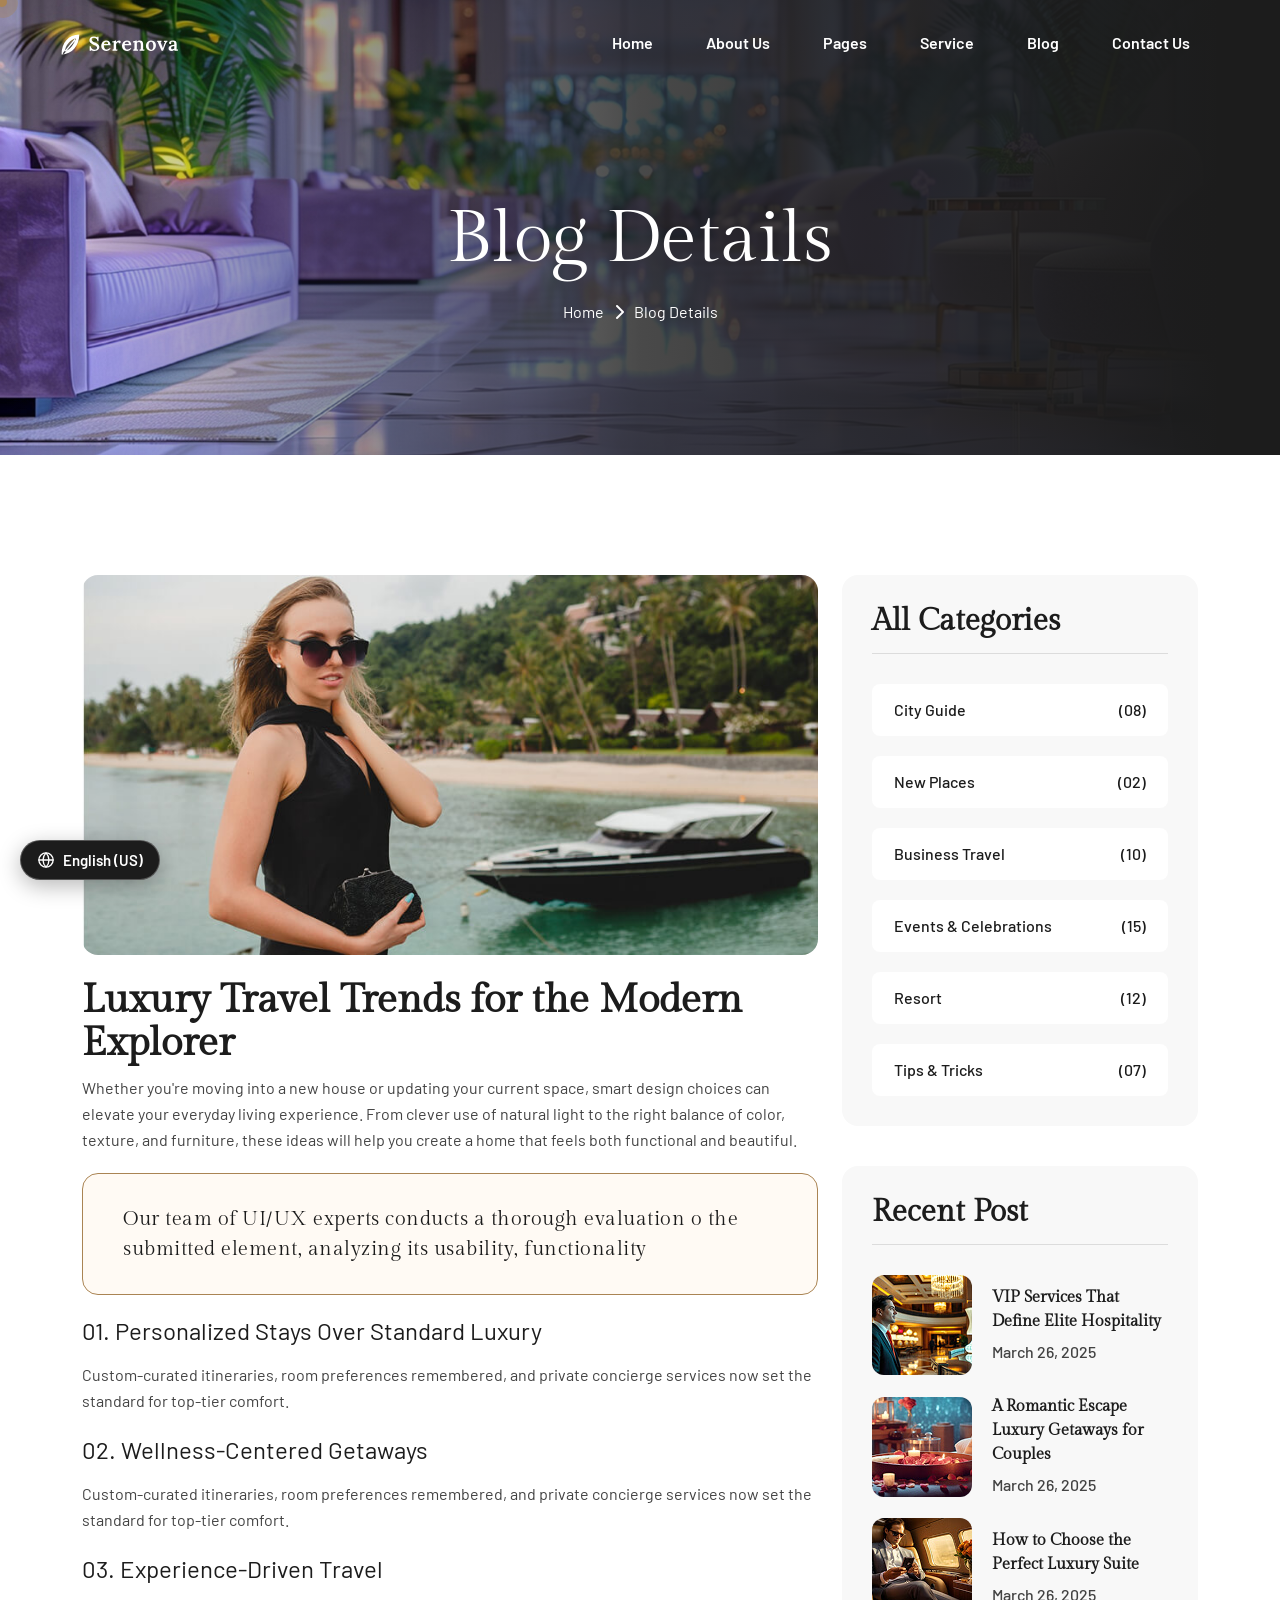
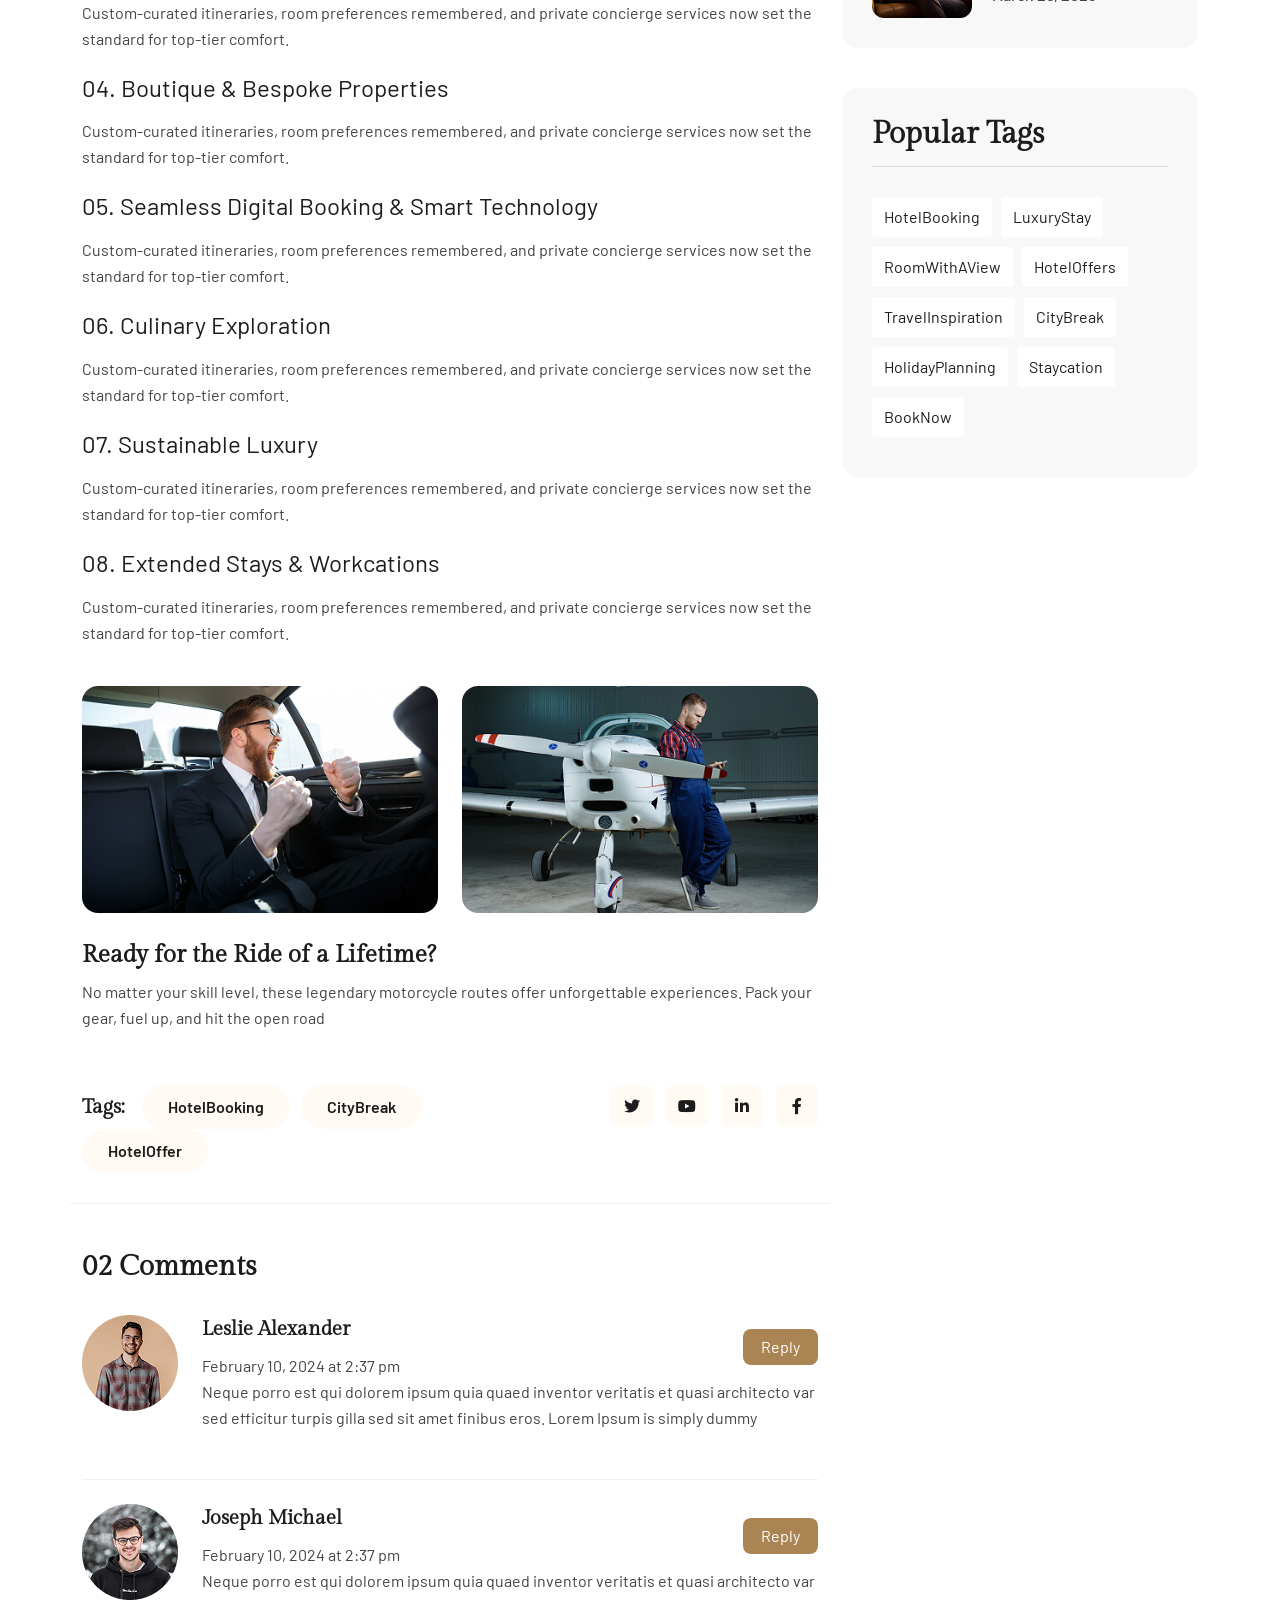
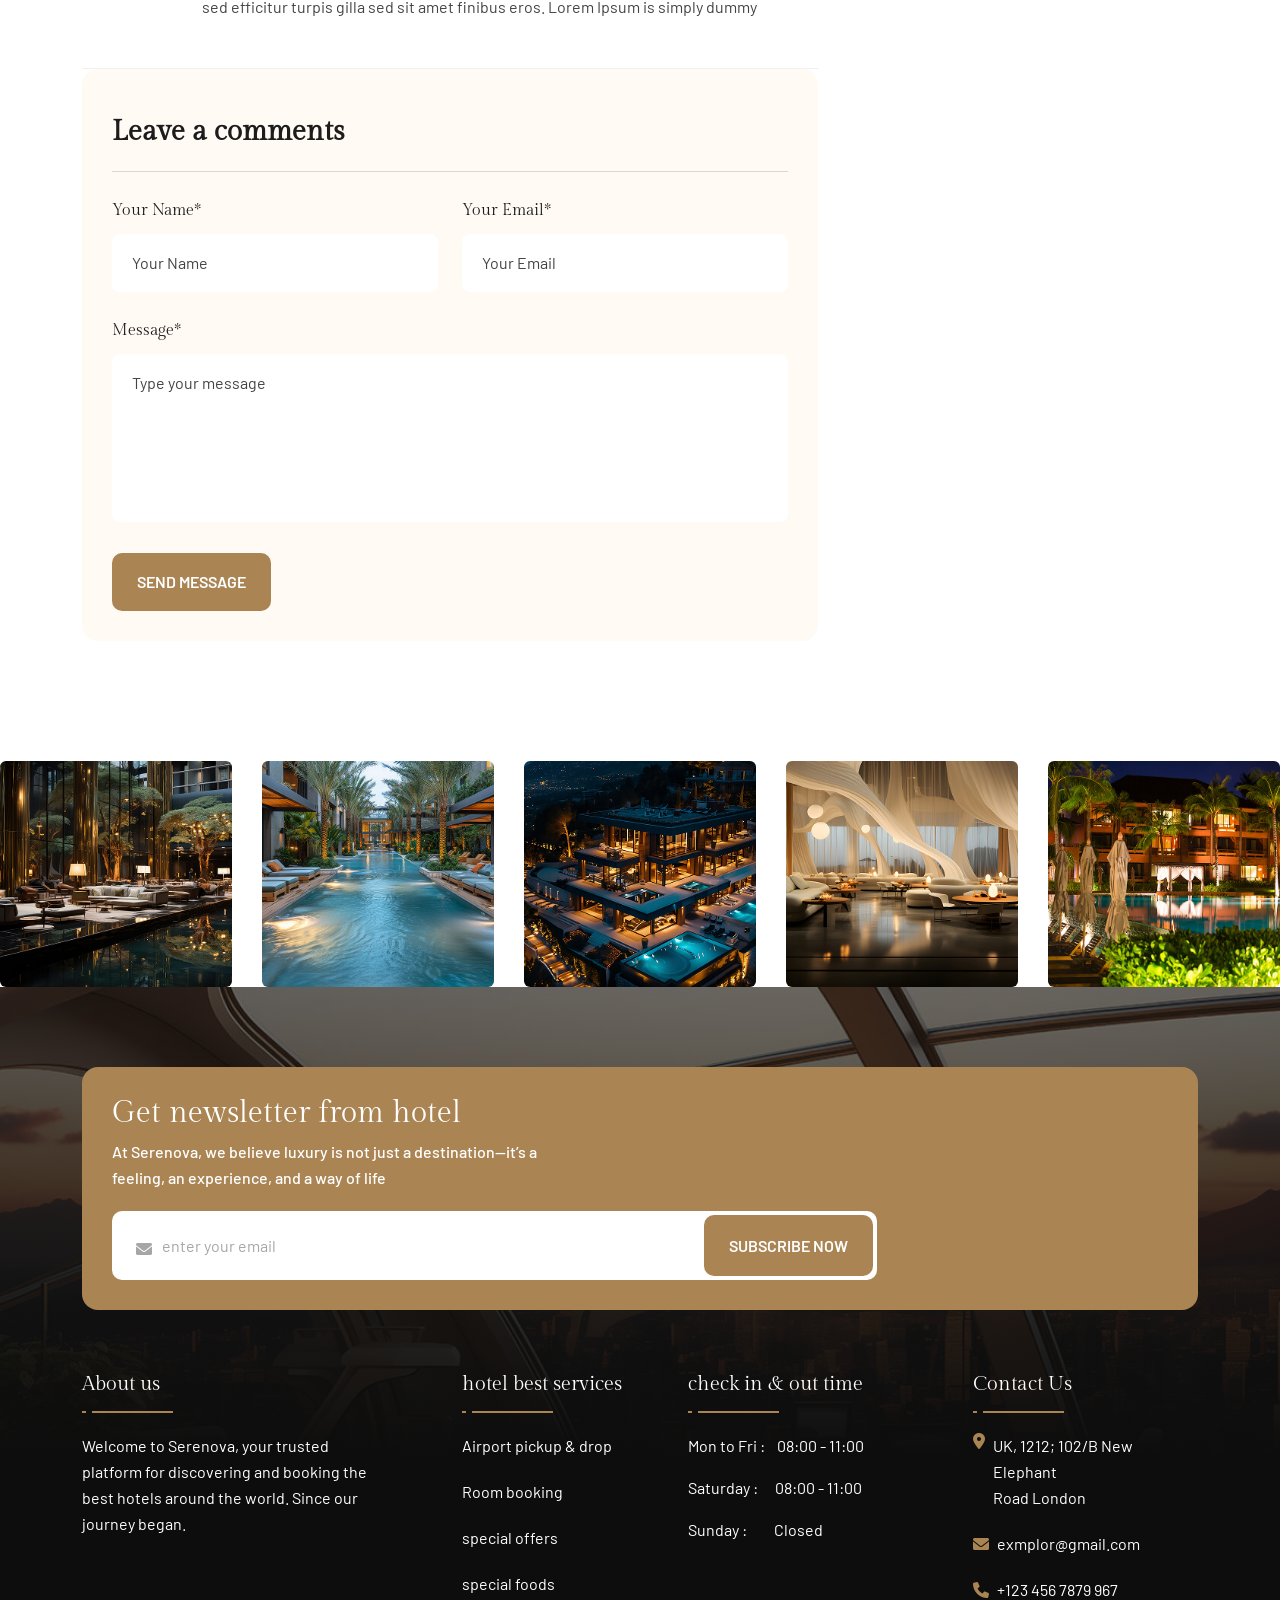
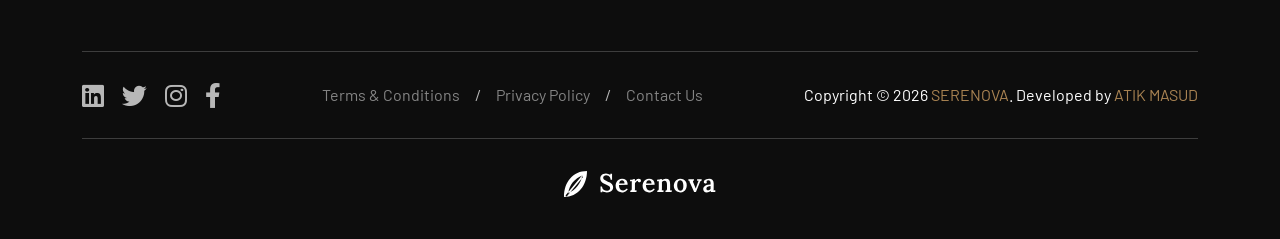
<file: news-details.html>
<!doctype html>
<html lang="en">
    <head>
        <meta charset="UTF-8" />
        <meta http-equiv="X-UA-Compatible" content="IE=edge" />
        <meta name="viewport" content="width=device-width, initial-scale=1" />
        <meta name="author" content="Atik Masud" />
        <meta name="description" content="Serenova - Hotel Booking" />
        <title>Serenova - Hotel Booking</title>
        <link rel="shortcut icon" href="assets/img/favicon.svg" />
        <link rel="stylesheet" href="assets/css/bootstrap.min.css" />
        <link rel="stylesheet" href="assets/css/all.min.css" />
        <link rel="stylesheet" href="assets/css/animate.css" />
        <link rel="stylesheet" href="assets/css/magnific-popup.css" />
        <link rel="stylesheet" href="assets/css/mousecursor.css" />
        <link rel="stylesheet" href="assets/css/meanmenu.css" />
        <link rel="stylesheet" href="assets/css/odometer.css" />
        <link rel="stylesheet" href="assets/css/swiper-bundle.min.css" />
        <link rel="stylesheet" href="assets/css/nice-select.css" />
        <link rel="stylesheet" href="assets/css/main.css" />
        <link rel="stylesheet" href="assets/css/i18n.css" />
    </head>
    <body>
        <div id="preloader">
            <div class="preloader-content">
                <img src="assets/img/logo/black-logo.svg" alt="Hotel Logo" class="preloader-logo" />
                <div class="spinner"></div>
                <p>Booking your experience...</p>
            </div>
        </div>
        <button id="back-top" class="back-to-top show">
            <i class="fa-regular fa-arrow-up"></i>
        </button>
        <div class="mouseCursor cursor-outer"></div>
        <div class="mouseCursor cursor-inner"></div>
        <div class="fix-area">
            <div class="offcanvas__info">
                <div class="offcanvas__wrapper">
                    <div class="offcanvas__content">
                        <div class="offcanvas__top mb-5 d-flex justify-content-between align-items-center">
                            <div class="offcanvas__logo">
                                <a href="index.html">
                                    <img src="assets/img/logo/black-logo.svg" alt="logo-img" />
                                </a>
                            </div>
                            <div class="offcanvas__close">
                                <button>
                                    <i class="fas fa-times"></i>
                                </button>
                            </div>
                        </div>
                        <p class="text d-none d-xl-block">
                            Nullam dignissim, ante scelerisque the is euismod fermentum odio sem semper the is erat, a
                            feugiat leo urna eget eros. Duis Aenean a imperdiet risus.
                        </p>
                        <div class="mobile-menu fix mb-3"></div>
                        <div class="offcanvas__contact d-xl-block">
                            <h4 class="d-xl-block">Contact Info</h4>
                            <ul class="d-xl-block">
                                <li class="d-flex align-items-center">
                                    <div class="offcanvas__contact-icon">
                                        <i class="fal fa-map-marker-alt"></i>
                                    </div>
                                    <div class="offcanvas__contact-text">
                                        <a target="_blank" href="#">Main Street, Melbourne, Australia</a>
                                    </div>
                                </li>
                                <li class="d-flex align-items-center">
                                    <div class="offcanvas__contact-icon mr-15">
                                        <i class="fal fa-envelope"></i>
                                    </div>
                                    <div class="offcanvas__contact-text">
                                        <a href="mailto:info@example.com"
                                            ><span class="mailto:info@example.com">info@example.com</span></a
                                        >
                                    </div>
                                </li>
                                <li class="d-flex align-items-center">
                                    <div class="offcanvas__contact-icon mr-15">
                                        <i class="fal fa-clock"></i>
                                    </div>
                                    <div class="offcanvas__contact-text">
                                        <a target="_blank" href="#">Mod-friday, 09am -05pm</a>
                                    </div>
                                </li>
                                <li class="d-flex align-items-center">
                                    <div class="offcanvas__contact-icon mr-15">
                                        <i class="far fa-phone"></i>
                                    </div>
                                    <div class="offcanvas__contact-text">
                                        <a href="tel:+11002345909">+11002345909</a>
                                    </div>
                                </li>
                            </ul>
                            <div class="social-icon d-flex align-items-center">
                                <a href="#"><i class="fab fa-facebook-f"></i></a>
                                <a href="#"><i class="fab fa-twitter"></i></a>
                                <a href="#"><i class="fab fa-youtube"></i></a>
                                <a href="#"><i class="fab fa-linkedin-in"></i></a>
                            </div>
                        </div>
                    </div>
                </div>
            </div>
        </div>
        <div class="offcanvas__overlay"></div>
        <div class="header-top-section-3 style-bg">
            <div class="container-fluid">
                <div class="header-top-wrapper-3 style-inner">
                    <div class="header-left">
                        <ul class="list">
                            <li>
                                <i class="fa-solid fa-phone"></i>
                                <a href="tel:+093783575222">+09 378 357 5222</a>
                            </li>
                            <li>/</li>
                            <li>
                                <i class="fa-solid fa-envelope"></i>
                                <a href="mailto:info@example.com">info@example.com</a>
                            </li>
                            <li>/</li>
                            <li>
                                <i class="fa-solid fa-location-dot"></i>
                                Elgin Street, 6391, Celina, Delaware
                            </li>
                        </ul>
                    </div>
                    <div class="social-icon">
                        <a href="#"><i class="fa-brands fa-linkedin"></i></a>
                        <a href="#"><i class="fa-brands fa-twitter"></i></a>
                        <a href="#"><i class="fa-brands fa-instagram"></i></a>
                        <a href="#"><i class="fa-brands fa-facebook-f"></i></a>
                    </div>
                </div>
            </div>
        </div>
        <header id="header-sticky" class="header-1 header-3">
            <div class="container-fluid">
                <div class="mega-menu-wrapper">
                    <div class="header-main">
                        <div class="header-left">
                            <div class="logo">
                                <a href="index.html" class="header-logo">
                                    <img src="assets/img/logo/white-logo.svg" alt="logo-img" />
                                </a>
                                <a href="index.html" class="header-logo-2">
                                    <img src="assets/img/logo/black-logo.svg" alt="logo-img" />
                                </a>
                            </div>
                        </div>
                        <div class="header-right style-3 d-flex justify-content-end align-items-center">
                            <div class="mean__menu-wrapper">
                                <div class="main-menu">
                                    <nav id="mobile-menu">
                                        <ul>
                                            <li><a href="index.html">Home</a></li>
                                            <li>
                                                <a href="about.html">About Us</a>
                                            </li>
                                            <li class="has-dropdown">
                                                <a href="news-details.html"> Pages </a>
                                                <ul class="submenu">
                                                    <li class="has-dropdown">
                                                        <a href="room-details.html">
                                                            Room
                                                            <i class="fas fa-angle-right"></i>
                                                        </a>
                                                        <ul class="submenu">
                                                            <li><a href="room.html"> Our Room</a></li>
                                                            <li><a href="room-details.html">Room Details</a></li>
                                                        </ul>
                                                    </li>
                                                    <li><a href="facilitie.html">Hotel Facilities</a></li>
                                                    <li class="has-dropdown">
                                                        <a href="team-details.html">
                                                            Team
                                                            <i class="fas fa-angle-right"></i>
                                                        </a>
                                                        <ul class="submenu">
                                                            <li><a href="team.html">Our Team</a></li>
                                                            <li><a href="team-details.html">Team Details</a></li>
                                                        </ul>
                                                    </li>
                                                    <li><a href="testimonial.html">Our Testimonial</a></li>
                                                    <li><a href="404.html">404 Page</a></li>
                                                </ul>
                                            </li>
                                            <li>
                                                <a href="service-details.html"> Service </a>
                                                <ul class="submenu">
                                                    <li><a href="service.html">Our Service</a></li>
                                                    <li>
                                                        <a href="service-details.html">Service Details</a>
                                                    </li>
                                                </ul>
                                            </li>
                                            <li>
                                                <a href="news-details.html"> Blog </a>
                                                <ul class="submenu">
                                                    <li><a href="news-grid.html">Blog Grid</a></li>
                                                    <li><a href="news.html">Blog Standard</a></li>
                                                    <li><a href="news-details.html">Blog Details</a></li>
                                                </ul>
                                            </li>
                                            <li>
                                                <a href="contact.html">Contact Us</a>
                                            </li>
                                        </ul>
                                    </nav>
                                </div>
                            </div>
                            <div class="header-button">
                                <a href="contact.html" class="theme-btn style-3"> BOOK NOW </a>
                            </div>
                            <div class="header__hamburger d-xl-none my-auto">
                                <div class="sidebar__toggle">
                                    <i class="fas fa-bars"></i>
                                </div>
                            </div>
                        </div>
                    </div>
                </div>
            </div>
        </header>
        <div class="breadcrumb-wrapper bg-cover" style="background-image: url(&quot;assets/img/breadcrumb.jpg&quot;)">
            <div class="container">
                <div class="page-heading">
                    <div class="breadcrumb-sub-title">
                        <h1 class="text-white wow fadeInUp" data-wow-delay=".3s">Blog Details</h1>
                    </div>
                    <ul class="breadcrumb-items wow fadeInUp" data-wow-delay=".5s">
                        <li>
                            <a href="index.html"> Home </a>
                        </li>
                        <li>
                            <i class="fa-solid fa-chevron-right"></i>
                        </li>
                        <li>Blog Details</li>
                    </ul>
                </div>
            </div>
        </div>
        <section class="news-details-section section-padding">
            <div class="container">
                <div class="news-details-wrapper">
                    <div class="row g-4">
                        <div class="col-lg-8 col-12">
                            <div class="details-image">
                                <img src="assets/img/inner-page/news-details/details-1.jpg" alt="img" />
                            </div>
                            <div class="news-details-content">
                                <h3>Luxury Travel Trends for the Modern Explorer</h3>
                                <p>
                                    Whether you're moving into a new house or updating your current space, smart design
                                    choices can elevate your everyday living experience. From clever use of natural
                                    light to the right balance of color, texture, and furniture, these ideas will help
                                    you create a home that feels both functional and beautiful.
                                </p>
                                <div class="sideber">
                                    <h6 class="mb-0">
                                        Our team of UI/UX experts conducts a thorough evaluation o the submitted
                                        element, analyzing its usability, functionality
                                    </h6>
                                </div>
                                <h4 class="news-title">01. Personalized Stays Over Standard Luxury</h4>
                                <p>
                                    Custom-curated itineraries, room preferences remembered, and private concierge
                                    services now set the standard for top-tier comfort.
                                </p>
                                <h4 class="news-title">02. Wellness-Centered Getaways</h4>
                                <p>
                                    Custom-curated itineraries, room preferences remembered, and private concierge
                                    services now set the standard for top-tier comfort.
                                </p>
                                <h4 class="news-title">03. Experience-Driven Travel</h4>
                                <p>
                                    Custom-curated itineraries, room preferences remembered, and private concierge
                                    services now set the standard for top-tier comfort.
                                </p>
                                <h4 class="news-title">04. Boutique & Bespoke Properties</h4>
                                <p>
                                    Custom-curated itineraries, room preferences remembered, and private concierge
                                    services now set the standard for top-tier comfort.
                                </p>
                                <h4 class="news-title">05. Seamless Digital Booking & Smart Technology</h4>
                                <p>
                                    Custom-curated itineraries, room preferences remembered, and private concierge
                                    services now set the standard for top-tier comfort.
                                </p>
                                <h4 class="news-title">06. Culinary Exploration</h4>
                                <p>
                                    Custom-curated itineraries, room preferences remembered, and private concierge
                                    services now set the standard for top-tier comfort.
                                </p>
                                <h4 class="news-title">07. Sustainable Luxury</h4>
                                <p>
                                    Custom-curated itineraries, room preferences remembered, and private concierge
                                    services now set the standard for top-tier comfort.
                                </p>
                                <h4 class="news-title">08. Extended Stays &amp; Workcations</h4>
                                <p>
                                    Custom-curated itineraries, room preferences remembered, and private concierge
                                    services now set the standard for top-tier comfort.
                                </p>
                                <div class="row g-4 mt-3">
                                    <div class="col-lg-6">
                                        <div class="details-image">
                                            <img src="assets/img/inner-page/news-details/details-2.jpg" alt="img" />
                                        </div>
                                    </div>
                                    <div class="col-lg-6">
                                        <div class="details-image">
                                            <img src="assets/img/inner-page/news-details/details-3.jpg" alt="img" />
                                        </div>
                                    </div>
                                </div>
                                <h3 class="text">Ready for the Ride of a Lifetime?</h3>
                                <p>
                                    No matter your skill level, these legendary motorcycle routes offer unforgettable
                                    experiences. Pack your gear, fuel up, and hit the open road
                                </p>
                                <div class="row tag-share-wrap mt-4 mb-5">
                                    <div class="col-lg-7 col-12">
                                        <div class="tagcloud">
                                            <span>Tags:</span>
                                            <a href="news-details.html">HotelBooking</a>
                                            <a href="news-details.html">CityBreak</a>
                                            <a href="news-details.html">HotelOffer</a>
                                        </div>
                                    </div>
                                    <div class="col-lg-5 col-12 mt-3 mt-lg-0 text-lg-end">
                                        <div class="social-share">
                                            <a href="#"><i class="fab fa-twitter"></i></a>
                                            <a href="#"><i class="fa-brands fa-youtube"></i></a>
                                            <a href="#"><i class="fab fa-linkedin-in"></i></a>
                                            <a href="#"><i class="fab fa-facebook-f"></i></a>
                                        </div>
                                    </div>
                                </div>
                                <div class="comments-area">
                                    <div class="comments-heading">
                                        <h3>02 Comments</h3>
                                    </div>
                                    <div class="blog-single-comment d-flex gap-4 pt-4 pb-4">
                                        <div class="image">
                                            <img src="assets/img/inner-page/news-details/comment-1.png" alt="img" />
                                        </div>
                                        <div class="content">
                                            <div
                                                class="head d-flex flex-wrap gap-2 align-items-center justify-content-between"
                                            >
                                                <div class="con">
                                                    <h5><a href="news-details.html">Leslie Alexander</a></h5>
                                                    <span>February 10, 2024 at 2:37 pm</span>
                                                </div>
                                                <a href="news-details.html" class="reply">Reply</a>
                                            </div>
                                            <p class="mt-30 mb-4">
                                                Neque porro est qui dolorem ipsum quia quaed inventor veritatis et quasi
                                                architecto var sed efficitur turpis gilla sed sit amet finibus eros.
                                                Lorem Ipsum is simply dummy
                                            </p>
                                        </div>
                                    </div>
                                    <div class="blog-single-comment d-flex gap-4 pt-4 pb-4">
                                        <div class="image">
                                            <img src="assets/img/inner-page/news-details/comment-2.png" alt="img" />
                                        </div>
                                        <div class="content">
                                            <div
                                                class="head d-flex flex-wrap gap-2 align-items-center justify-content-between"
                                            >
                                                <div class="con">
                                                    <h5><a href="news-details.html">Joseph Michael</a></h5>
                                                    <span>February 10, 2024 at 2:37 pm</span>
                                                </div>
                                                <a href="news-details.html" class="reply">Reply</a>
                                            </div>
                                            <p class="mt-30 mb-4">
                                                Neque porro est qui dolorem ipsum quia quaed inventor veritatis et quasi
                                                architecto var sed efficitur turpis gilla sed sit amet finibus eros.
                                                Lorem Ipsum is simply dummy
                                            </p>
                                        </div>
                                    </div>
                                </div>
                                <div class="comment-form-wrap pt-5">
                                    <h3>Leave a comments</h3>
                                    <form action="#" id="contact-form" method="POST">
                                        <div class="row g-4">
                                            <div class="col-lg-6">
                                                <div class="form-clt">
                                                    <span>Your Name*</span>
                                                    <input type="text" name="name" id="name" placeholder="Your Name" />
                                                </div>
                                            </div>
                                            <div class="col-lg-6">
                                                <div class="form-clt">
                                                    <span>Your Email*</span>
                                                    <input
                                                        type="text"
                                                        name="email"
                                                        id="email6"
                                                        placeholder="Your Email"
                                                    />
                                                </div>
                                            </div>
                                            <div class="col-lg-12">
                                                <div class="form-clt">
                                                    <span>Message*</span>
                                                    <textarea
                                                        name="message"
                                                        id="message"
                                                        placeholder="Type your message"
                                                    ></textarea>
                                                </div>
                                            </div>
                                            <div class="col-lg-6">
                                                <button type="submit" class="theme-btn">SEND MESSAGE</button>
                                            </div>
                                        </div>
                                    </form>
                                </div>
                            </div>
                        </div>
                        <div class="col-lg-4 col-12">
                            <div class="main-sideber">
                                <div class="single-sideber-widget">
                                    <div class="widget-title">
                                        <h3>All Categories</h3>
                                    </div>
                                    <ul class="category-list">
                                        <li><a href="news-details.html">City Guide</a><span>(08)</span></li>
                                        <li><a href="news-details.html">New Places</a><span>(02)</span></li>
                                        <li><a href="news-details.html">Business Travel</a><span>(10)</span></li>
                                        <li><a href="news-details.html">Events & Celebrations</a><span>(15)</span></li>
                                        <li><a href="news-details.html">Resort</a><span>(12)</span></li>
                                        <li><a href="news-details.html">Tips & Tricks</a><span>(07)</span></li>
                                    </ul>
                                </div>
                                <div class="single-sideber-widget">
                                    <div class="widget-title">
                                        <h3>Recent Post</h3>
                                    </div>
                                    <div class="recent-post-area">
                                        <div class="recent-items">
                                            <div class="recent-thumb">
                                                <img src="assets/img/inner-page/news-details/post-1.jpg" alt="img" />
                                            </div>
                                            <div class="recent-content">
                                                <h5>
                                                    <a href="news-details.html">
                                                        VIP Services That Define Elite Hospitality
                                                    </a>
                                                </h5>
                                                <ul>
                                                    <li>March 26, 2025</li>
                                                </ul>
                                            </div>
                                        </div>
                                        <div class="recent-items">
                                            <div class="recent-thumb">
                                                <img src="assets/img/inner-page/news-details/post-2.jpg" alt="img" />
                                            </div>
                                            <div class="recent-content">
                                                <h5>
                                                    <a href="news-details.html">
                                                        A Romantic Escape Luxury Getaways for Couples
                                                    </a>
                                                </h5>
                                                <ul>
                                                    <li>March 26, 2025</li>
                                                </ul>
                                            </div>
                                        </div>
                                        <div class="recent-items">
                                            <div class="recent-thumb">
                                                <img src="assets/img/inner-page/news-details/post-3.jpg" alt="img" />
                                            </div>
                                            <div class="recent-content">
                                                <h5>
                                                    <a href="news-details.html">
                                                        How to Choose the Perfect Luxury Suite
                                                    </a>
                                                </h5>
                                                <ul>
                                                    <li>March 26, 2025</li>
                                                </ul>
                                            </div>
                                        </div>
                                    </div>
                                </div>
                                <div class="single-sideber-widget mb-0">
                                    <div class="widget-title">
                                        <h3>Popular Tags</h3>
                                    </div>
                                    <div class="tagcloud">
                                        <a href="news-details.html">HotelBooking</a>
                                        <a href="news-details.html">LuxuryStay</a>
                                        <a href="news-details.html">RoomWithAView</a>
                                        <a href="news-details.html">HotelOffers</a>
                                        <a href="news-details.html">TravelInspiration</a>
                                        <a href="news-details.html">CityBreak</a>
                                        <a href="news-details.html">HolidayPlanning</a>
                                        <a href="news-details.html">Staycation</a>
                                        <a href="news-details.html">BookNow</a>
                                    </div>
                                </div>
                            </div>
                        </div>
                    </div>
                </div>
            </div>
        </section>
        <div class="instagram-section-2 fix">
            <div class="swiper instagram-banner-slider">
                <div class="swiper-wrapper">
                    <div class="swiper-slide">
                        <div class="instagram-banner-items">
                            <div class="banner-image">
                                <img src="assets/img/home-1/instagram/01.jpg" alt="insta-img" />
                                <a href="index.html" class="icon">
                                    <i class="fa-brands fa-instagram"></i>
                                </a>
                            </div>
                        </div>
                    </div>
                    <div class="swiper-slide">
                        <div class="instagram-banner-items">
                            <div class="banner-image">
                                <img src="assets/img/home-1/instagram/02.jpg" alt="insta-img" />
                                <a href="index.html" class="icon">
                                    <i class="fa-brands fa-instagram"></i>
                                </a>
                            </div>
                        </div>
                    </div>
                    <div class="swiper-slide">
                        <div class="instagram-banner-items">
                            <div class="banner-image">
                                <img src="assets/img/home-1/instagram/03.jpg" alt="insta-img" />
                                <a href="index.html" class="icon">
                                    <i class="fa-brands fa-instagram"></i>
                                </a>
                            </div>
                        </div>
                    </div>
                    <div class="swiper-slide">
                        <div class="instagram-banner-items">
                            <div class="banner-image">
                                <img src="assets/img/home-1/instagram/04.jpg" alt="insta-img" />
                                <a href="index.html" class="icon">
                                    <i class="fa-brands fa-instagram"></i>
                                </a>
                            </div>
                        </div>
                    </div>
                    <div class="swiper-slide">
                        <div class="instagram-banner-items">
                            <div class="banner-image">
                                <img src="assets/img/home-1/instagram/05.jpg" alt="insta-img" />
                                <a href="index.html" class="icon">
                                    <i class="fa-brands fa-instagram"></i>
                                </a>
                            </div>
                        </div>
                    </div>
                    <div class="swiper-slide">
                        <div class="instagram-banner-items">
                            <div class="banner-image">
                                <img src="assets/img/home-1/instagram/06.jpg" alt="insta-img" />
                                <a href="index.html" class="icon">
                                    <i class="fa-brands fa-instagram"></i>
                                </a>
                            </div>
                        </div>
                    </div>
                </div>
            </div>
        </div>
        <footer class="footer-section fix bg-cover" style="background-image: url(assets/img/home-1/footer.jpg)">
            <div class="container">
                <div class="footer-newsletter">
                    <div class="newsletter-content">
                        <h3>Get newsletter from hotel</h3>
                        <p>
                            At Serenova, we believe luxury is not just a destination—it’s a feeling, an experience, and
                            a way of life
                        </p>
                    </div>
                    <form action="#">
                        <div class="form-clt">
                            <i class="fa-solid fa-envelope"></i>
                            <input type="text" name="email" id="email" placeholder="enter your email" />
                            <button type="submit" class="theme-btn">subscribe now</button>
                        </div>
                    </form>
                </div>
                <div class="footer-widget-wrapper">
                    <div class="row">
                        <div class="col-xl-4 col-md-6 col-lg-3 wow fadeInUp" data-wow-delay=".2s">
                            <div class="single-footer-widget">
                                <div class="widget-title">
                                    <h5>About us</h5>
                                </div>
                                <div class="footer-content">
                                    <p>
                                        Welcome to Serenova, your trusted platform for discovering and booking the best
                                        hotels around the world. Since our journey began.
                                    </p>
                                </div>
                            </div>
                        </div>
                        <div class="col-xl-2 col-md-6 col-lg-3 wow fadeInUp" data-wow-delay=".4s">
                            <div class="single-footer-widget">
                                <div class="widget-title">
                                    <h5>hotel best services</h5>
                                </div>
                                <ul class="list">
                                    <li>
                                        <a href="service-details.html">Airport pickup & drop</a>
                                    </li>
                                    <li>
                                        <a href="service-details.html">Room booking</a>
                                    </li>
                                    <li>
                                        <a href="service-details.html">special offers</a>
                                    </li>
                                    <li>
                                        <a href="service-details.html">special foods</a>
                                    </li>
                                </ul>
                            </div>
                        </div>
                        <div class="col-xl-3 ps-lg-5 col-md-6 col-lg-3 wow fadeInUp" data-wow-delay=".6s">
                            <div class="single-footer-widget">
                                <div class="widget-title">
                                    <h5>check in & out time</h5>
                                </div>
                                <ul class="date-list">
                                    <li>Mon to Fri : <span class="style-1">08:00 - 11:00</span></li>
                                    <li>Saturday : <span>08:00 - 11:00</span></li>
                                    <li>Sunday : <span class="style-3">Closed</span></li>
                                </ul>
                            </div>
                        </div>
                        <div class="col-xl-3 ps-lg-5 col-md-6 col-lg-3 wow fadeInUp" data-wow-delay=".8s">
                            <div class="single-footer-widget">
                                <div class="widget-title">
                                    <h5>Contact Us</h5>
                                </div>
                                <ul class="contact-item">
                                    <li>
                                        <i class="fa-solid fa-location-dot"></i>
                                        UK, 1212; 102/B New Elephant <br />
                                        Road London
                                    </li>
                                    <li class="style-2">
                                        <i class="fa-solid fa-envelope"></i>
                                        <a href="mailto:exmplor@gmail.com">exmplor@gmail.com</a>
                                    </li>
                                    <li class="style-2">
                                        <i class="fa-solid fa-phone"></i>
                                        <a href="tel:+1234567879967">+123 456 7879 967</a>
                                    </li>
                                </ul>
                            </div>
                        </div>
                    </div>
                </div>
                <div class="footer-bottom">
                    <div class="footer-wrapper">
                        <div class="social-icon wow fadeInLeft" data-wow-delay=".3s">
                            <a href="#"><i class="fa-brands fa-linkedin"></i></a>
                            <a href="#"><i class="fa-brands fa-twitter"></i></a>
                            <a href="#"><i class="fa-brands fa-instagram"></i></a>
                            <a href="#"><i class="fa-brands fa-facebook-f"></i></a>
                        </div>
                        <ul class="footer-list wow fadeInUp" data-wow-delay=".5s">
                            <li>
                                <a href="contact.html">Terms & Conditions</a>
                            </li>
                            <li>/</li>
                            <li>
                                <a href="contact.html">Privacy Policy</a>
                            </li>
                            <li>/</li>
                            <li>
                                <a href="contact.html">Contact Us</a>
                            </li>
                        </ul>
                        <p class="wow fadeInRight" data-wow-delay=".7s">
                            Copyright © 2026 <span>Serenova</span>. Developed by <span>Atik Masud</span>
                        </p>
                    </div>
                    <a href="index.html" class="footer-logo wow fadeInUp" data-wow-delay=".3s">
                        <img src="assets/img/logo/white-logo.svg" alt="img" />
                    </a>
                </div>
            </div>
        </footer>
        <script src="assets/js/jquery-3.7.1.min.js"></script>
        <script src="assets/js/bootstrap.bundle.min.js"></script>
        <script src="assets/js/jquery.nice-select.min.js"></script>
        <script src="assets/js/swiper-bundle.min.js"></script>
        <script src="assets/js/jquery.meanmenu.min.js"></script>
        <script src="assets/js/jquery.magnific-popup.min.js"></script>
        <script src="assets/js/wow.min.js"></script>
        <script src="assets/js/main.js"></script>
        <script src="assets/js/i18n-data.js"></script>
        <script src="assets/js/i18n.js"></script>
    </body>
</html>
</file>
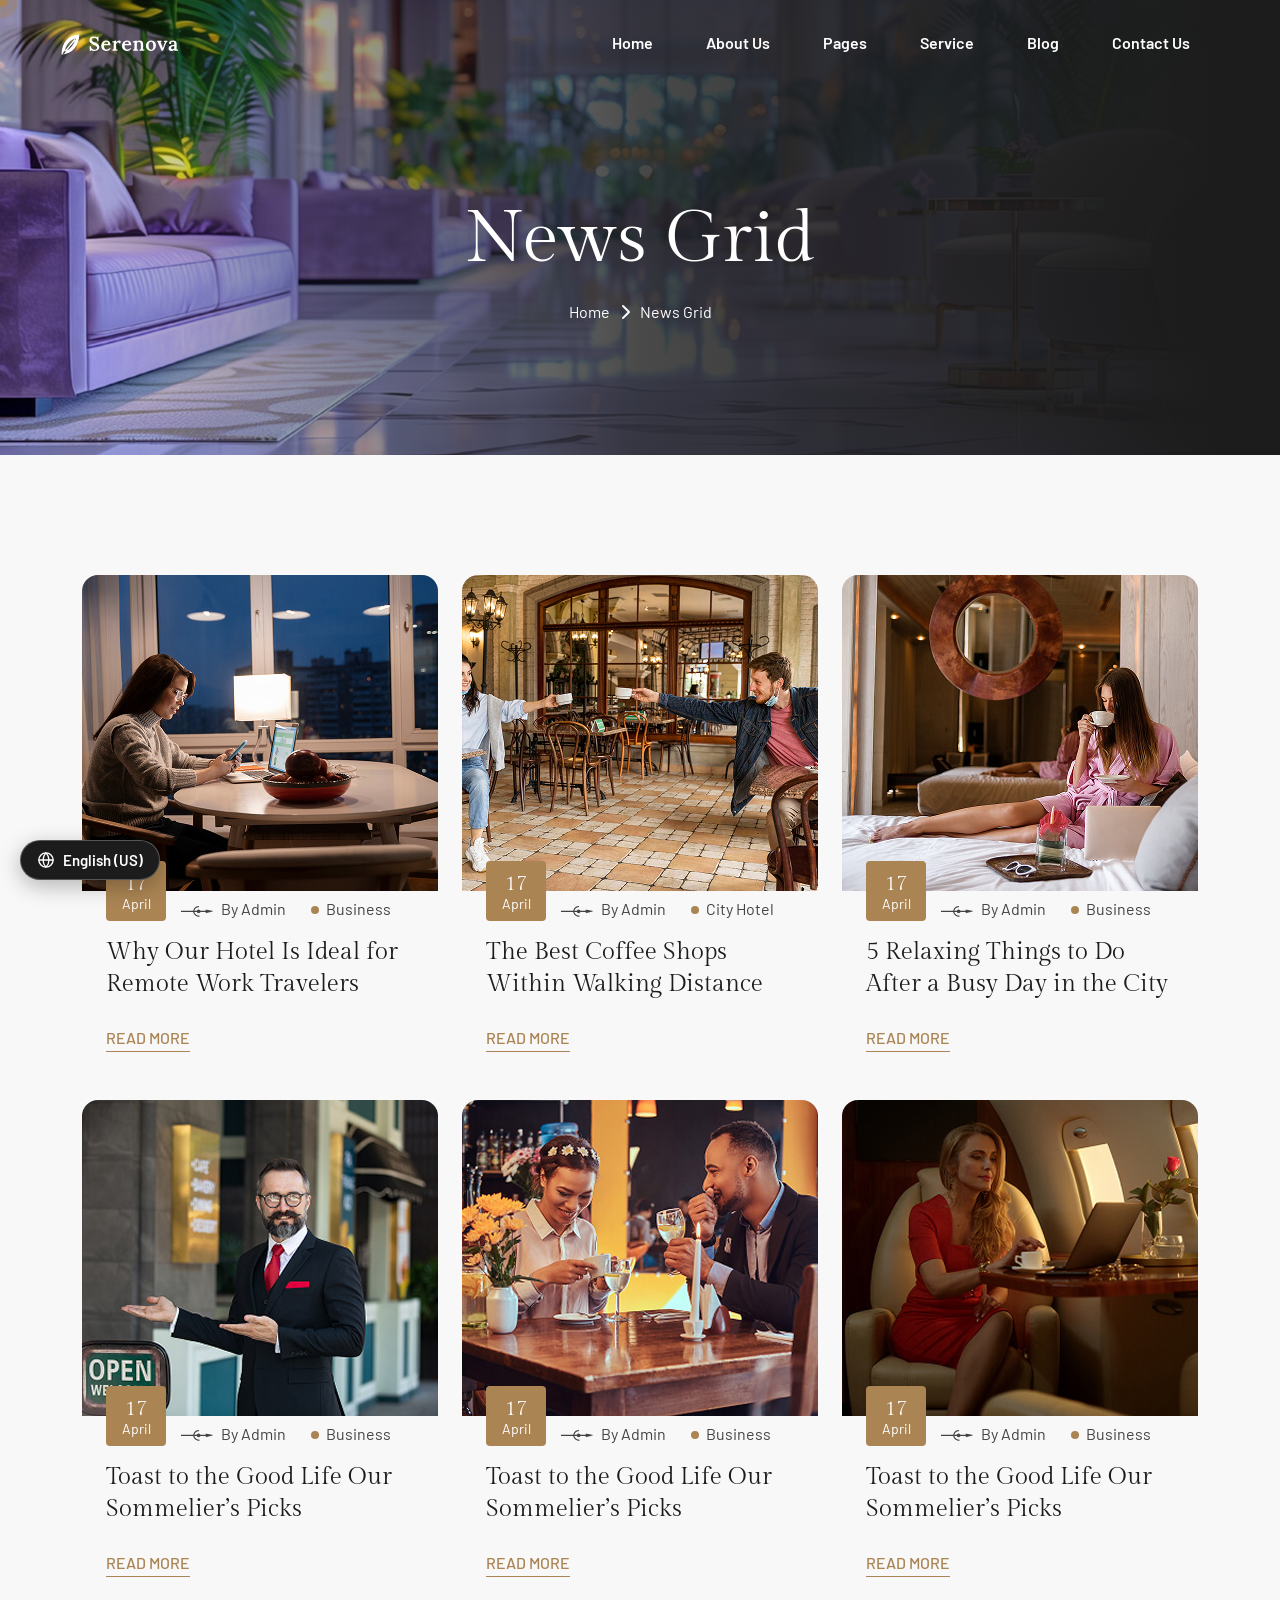
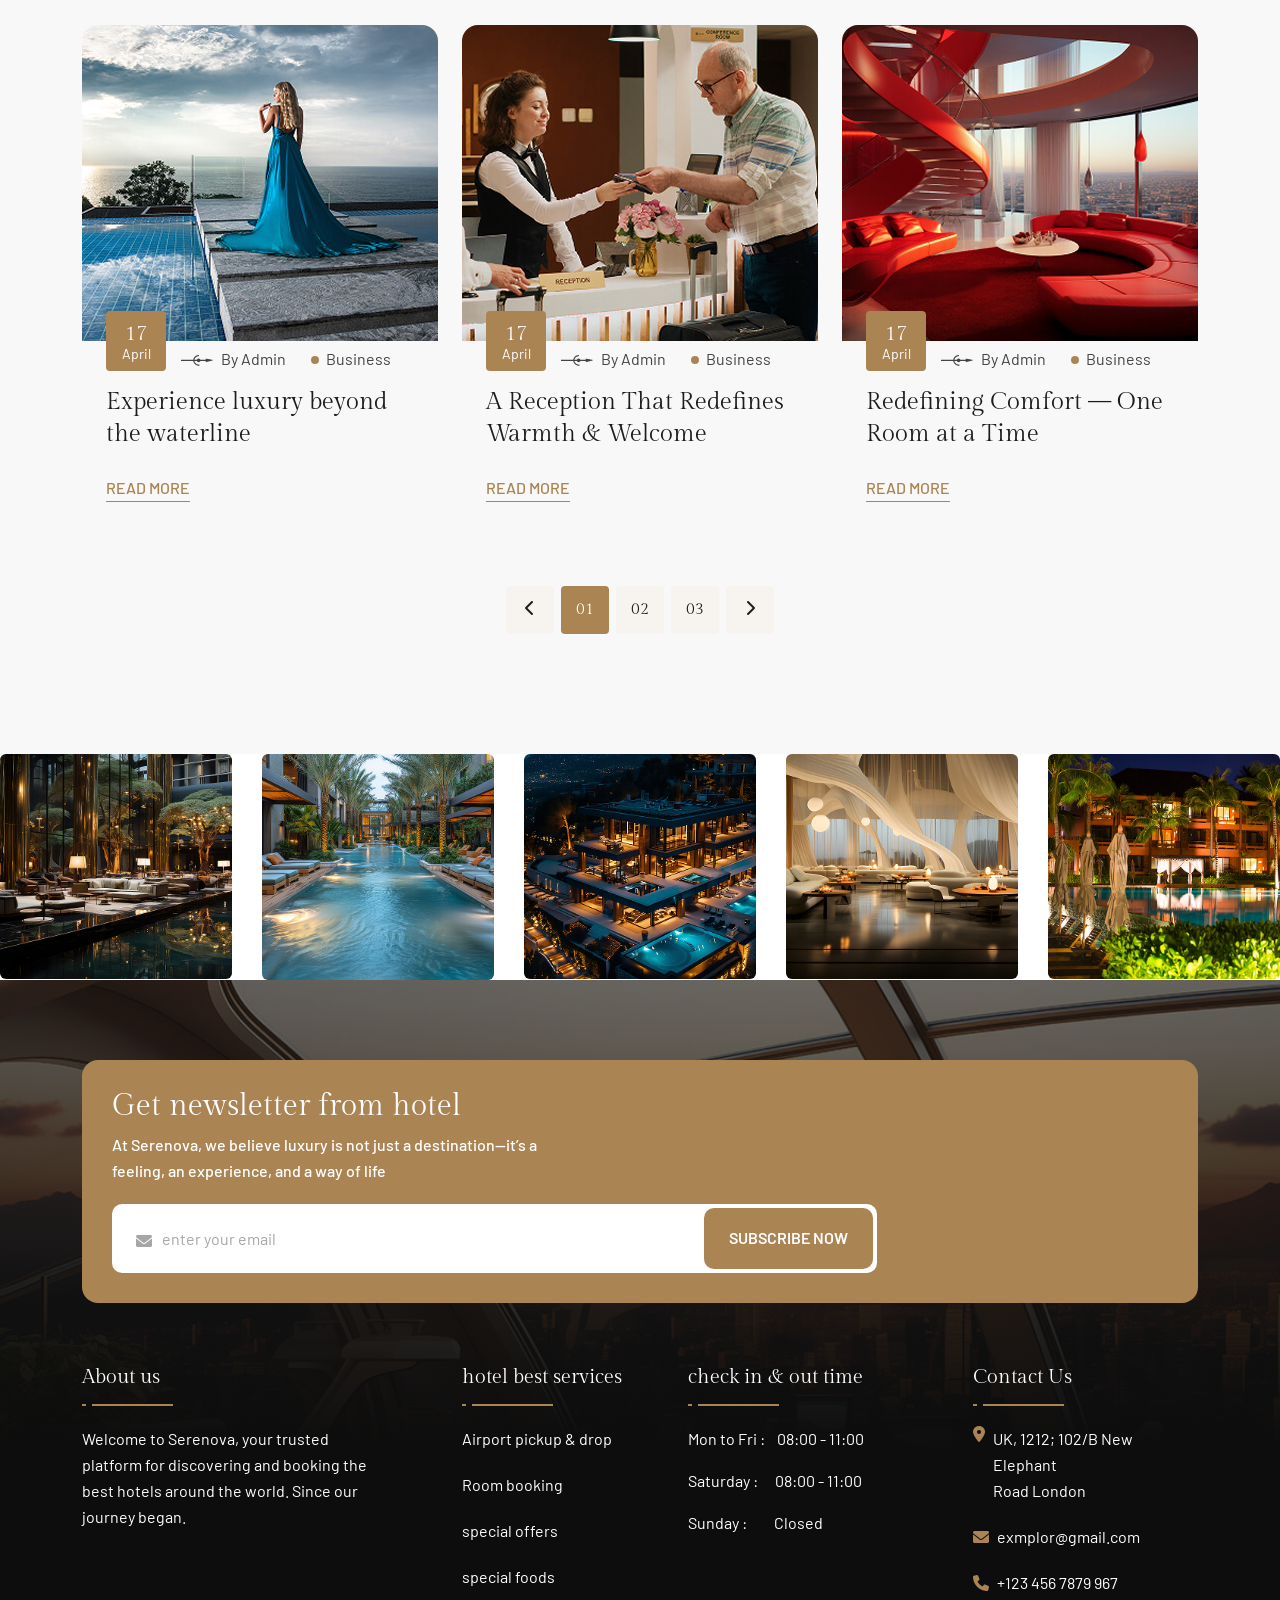
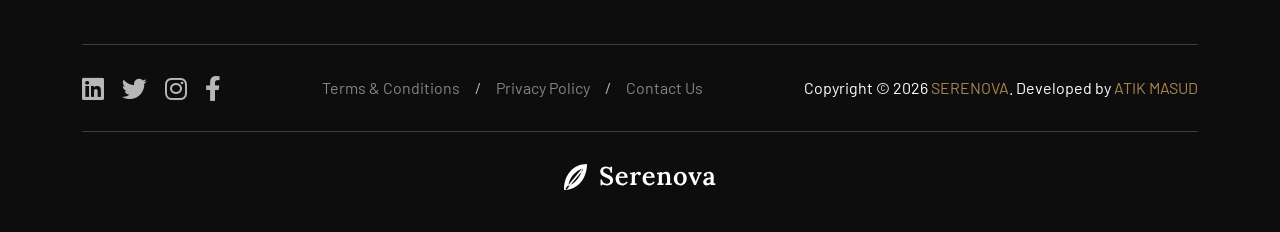
<file: news-grid.html>
<!doctype html>
<html lang="en">
    <head>
        <meta charset="UTF-8" />
        <meta http-equiv="X-UA-Compatible" content="IE=edge" />
        <meta name="viewport" content="width=device-width, initial-scale=1" />
        <meta name="author" content="Atik Masud" />
        <meta name="description" content="Serenova - Hotel Booking" />
        <title>Serenova - Hotel Booking</title>
        <link rel="shortcut icon" href="assets/img/favicon.svg" />
        <link rel="stylesheet" href="assets/css/bootstrap.min.css" />
        <link rel="stylesheet" href="assets/css/all.min.css" />
        <link rel="stylesheet" href="assets/css/animate.css" />
        <link rel="stylesheet" href="assets/css/magnific-popup.css" />
        <link rel="stylesheet" href="assets/css/mousecursor.css" />
        <link rel="stylesheet" href="assets/css/meanmenu.css" />
        <link rel="stylesheet" href="assets/css/odometer.css" />
        <link rel="stylesheet" href="assets/css/swiper-bundle.min.css" />
        <link rel="stylesheet" href="assets/css/nice-select.css" />
        <link rel="stylesheet" href="assets/css/main.css" />
        <link rel="stylesheet" href="assets/css/i18n.css" />
    </head>
    <body>
        <div id="preloader">
            <div class="preloader-content">
                <img src="assets/img/logo/black-logo.svg" alt="Hotel Logo" class="preloader-logo" />
                <div class="spinner"></div>
                <p>Booking your experience...</p>
            </div>
        </div>
        <button id="back-top" class="back-to-top show">
            <i class="fa-regular fa-arrow-up"></i>
        </button>
        <div class="mouseCursor cursor-outer"></div>
        <div class="mouseCursor cursor-inner"></div>
        <div class="fix-area">
            <div class="offcanvas__info">
                <div class="offcanvas__wrapper">
                    <div class="offcanvas__content">
                        <div class="offcanvas__top mb-5 d-flex justify-content-between align-items-center">
                            <div class="offcanvas__logo">
                                <a href="index.html">
                                    <img src="assets/img/logo/black-logo.svg" alt="logo-img" />
                                </a>
                            </div>
                            <div class="offcanvas__close">
                                <button>
                                    <i class="fas fa-times"></i>
                                </button>
                            </div>
                        </div>
                        <p class="text d-none d-xl-block">
                            Nullam dignissim, ante scelerisque the is euismod fermentum odio sem semper the is erat, a
                            feugiat leo urna eget eros. Duis Aenean a imperdiet risus.
                        </p>
                        <div class="mobile-menu fix mb-3"></div>
                        <div class="offcanvas__contact d-xl-block">
                            <h4 class="d-xl-block">Contact Info</h4>
                            <ul class="d-xl-block">
                                <li class="d-flex align-items-center">
                                    <div class="offcanvas__contact-icon">
                                        <i class="fal fa-map-marker-alt"></i>
                                    </div>
                                    <div class="offcanvas__contact-text">
                                        <a target="_blank" href="#">Main Street, Melbourne, Australia</a>
                                    </div>
                                </li>
                                <li class="d-flex align-items-center">
                                    <div class="offcanvas__contact-icon mr-15">
                                        <i class="fal fa-envelope"></i>
                                    </div>
                                    <div class="offcanvas__contact-text">
                                        <a href="mailto:info@example.com"
                                            ><span class="mailto:info@example.com">info@example.com</span></a
                                        >
                                    </div>
                                </li>
                                <li class="d-flex align-items-center">
                                    <div class="offcanvas__contact-icon mr-15">
                                        <i class="fal fa-clock"></i>
                                    </div>
                                    <div class="offcanvas__contact-text">
                                        <a target="_blank" href="#">Mod-friday, 09am -05pm</a>
                                    </div>
                                </li>
                                <li class="d-flex align-items-center">
                                    <div class="offcanvas__contact-icon mr-15">
                                        <i class="far fa-phone"></i>
                                    </div>
                                    <div class="offcanvas__contact-text">
                                        <a href="tel:+11002345909">+11002345909</a>
                                    </div>
                                </li>
                            </ul>
                            <div class="social-icon d-flex align-items-center">
                                <a href="#"><i class="fab fa-facebook-f"></i></a>
                                <a href="#"><i class="fab fa-twitter"></i></a>
                                <a href="#"><i class="fab fa-youtube"></i></a>
                                <a href="#"><i class="fab fa-linkedin-in"></i></a>
                            </div>
                        </div>
                    </div>
                </div>
            </div>
        </div>
        <div class="offcanvas__overlay"></div>
        <div class="header-top-section-3 style-bg">
            <div class="container-fluid">
                <div class="header-top-wrapper-3 style-inner">
                    <div class="header-left">
                        <ul class="list">
                            <li>
                                <i class="fa-solid fa-phone"></i>
                                <a href="tel:+093783575222">+09 378 357 5222</a>
                            </li>
                            <li>/</li>
                            <li>
                                <i class="fa-solid fa-envelope"></i>
                                <a href="mailto:info@example.com">info@example.com</a>
                            </li>
                            <li>/</li>
                            <li>
                                <i class="fa-solid fa-location-dot"></i>
                                Elgin Street, 6391, Celina, Delaware
                            </li>
                        </ul>
                    </div>
                    <div class="social-icon">
                        <a href="#"><i class="fa-brands fa-linkedin"></i></a>
                        <a href="#"><i class="fa-brands fa-twitter"></i></a>
                        <a href="#"><i class="fa-brands fa-instagram"></i></a>
                        <a href="#"><i class="fa-brands fa-facebook-f"></i></a>
                    </div>
                </div>
            </div>
        </div>
        <header id="header-sticky" class="header-1 header-3">
            <div class="container-fluid">
                <div class="mega-menu-wrapper">
                    <div class="header-main">
                        <div class="header-left">
                            <div class="logo">
                                <a href="index.html" class="header-logo">
                                    <img src="assets/img/logo/white-logo.svg" alt="logo-img" />
                                </a>
                                <a href="index.html" class="header-logo-2">
                                    <img src="assets/img/logo/black-logo.svg" alt="logo-img" />
                                </a>
                            </div>
                        </div>
                        <div class="header-right style-3 d-flex justify-content-end align-items-center">
                            <div class="mean__menu-wrapper">
                                <div class="main-menu">
                                    <nav id="mobile-menu">
                                        <ul>
                                            <li><a href="index.html">Home</a></li>
                                            <li>
                                                <a href="about.html">About Us</a>
                                            </li>
                                            <li class="has-dropdown">
                                                <a href="news-details.html"> Pages </a>
                                                <ul class="submenu">
                                                    <li class="has-dropdown">
                                                        <a href="room-details.html">
                                                            Room
                                                            <i class="fas fa-angle-right"></i>
                                                        </a>
                                                        <ul class="submenu">
                                                            <li><a href="room.html"> Our Room</a></li>
                                                            <li><a href="room-details.html">Room Details</a></li>
                                                        </ul>
                                                    </li>
                                                    <li><a href="facilitie.html">Hotel Facilities</a></li>
                                                    <li class="has-dropdown">
                                                        <a href="team-details.html">
                                                            Team
                                                            <i class="fas fa-angle-right"></i>
                                                        </a>
                                                        <ul class="submenu">
                                                            <li><a href="team.html">Our Team</a></li>
                                                            <li><a href="team-details.html">Team Details</a></li>
                                                        </ul>
                                                    </li>
                                                    <li><a href="testimonial.html">Our Testimonial</a></li>
                                                    <li><a href="404.html">404 Page</a></li>
                                                </ul>
                                            </li>
                                            <li>
                                                <a href="service-details.html"> Service </a>
                                                <ul class="submenu">
                                                    <li><a href="service.html">Our Service</a></li>
                                                    <li>
                                                        <a href="service-details.html">Service Details</a>
                                                    </li>
                                                </ul>
                                            </li>
                                            <li>
                                                <a href="news-details.html"> Blog </a>
                                                <ul class="submenu">
                                                    <li><a href="news-grid.html">Blog Grid</a></li>
                                                    <li><a href="news.html">Blog Standard</a></li>
                                                    <li><a href="news-details.html">Blog Details</a></li>
                                                </ul>
                                            </li>
                                            <li>
                                                <a href="contact.html">Contact Us</a>
                                            </li>
                                        </ul>
                                    </nav>
                                </div>
                            </div>
                            <div class="header-button">
                                <a href="contact.html" class="theme-btn style-3"> BOOK NOW </a>
                            </div>
                            <div class="header__hamburger d-xl-none my-auto">
                                <div class="sidebar__toggle">
                                    <i class="fas fa-bars"></i>
                                </div>
                            </div>
                        </div>
                    </div>
                </div>
            </div>
        </header>
        <div class="breadcrumb-wrapper bg-cover" style="background-image: url(&quot;assets/img/breadcrumb.jpg&quot;)">
            <div class="container">
                <div class="page-heading">
                    <div class="breadcrumb-sub-title">
                        <h1 class="text-white wow fadeInUp" data-wow-delay=".3s">News Grid</h1>
                    </div>
                    <ul class="breadcrumb-items wow fadeInUp" data-wow-delay=".5s">
                        <li>
                            <a href="index.html"> Home </a>
                        </li>
                        <li>
                            <i class="fa-solid fa-chevron-right"></i>
                        </li>
                        <li>News Grid</li>
                    </ul>
                </div>
            </div>
        </div>
        <section class="news-section-4 section-padding fix news-bg">
            <div class="container">
                <div class="row g-4">
                    <div class="col-xl-4 col-lg-6 col-md-6 wow fadeInUp" data-wow-delay=".3s">
                        <div class="news-card-items-2 mt-0">
                            <div class="news-image">
                                <img src="assets/img/home-2/news/01.jpg" alt="img" />
                                <div class="post-box">
                                    <h4>17<br /><span>April</span></h4>
                                </div>
                            </div>
                            <div class="news-content">
                                <ul class="news-meta">
                                    <li>
                                        <img src="assets/img/home-2/arrow.png" alt="img" />
                                        By Admin
                                    </li>
                                    <li class="style-2">Business</li>
                                </ul>
                                <h4>
                                    <a href="news-details.html"> Why Our Hotel Is Ideal for Remote Work Travelers </a>
                                </h4>
                                <a href="news-details.html" class="link-btn">READ MORE</a>
                            </div>
                        </div>
                    </div>
                    <div class="col-xl-4 col-lg-6 col-md-6 wow fadeInUp" data-wow-delay=".5s">
                        <div class="news-card-items-2 mt-0">
                            <div class="news-image">
                                <img src="assets/img/home-2/news/02.jpg" alt="img" />
                                <div class="post-box">
                                    <h4>17<br /><span>April</span></h4>
                                </div>
                            </div>
                            <div class="news-content">
                                <ul class="news-meta">
                                    <li>
                                        <img src="assets/img/home-2/arrow.png" alt="img" />
                                        By Admin
                                    </li>
                                    <li class="style-2">City Hotel</li>
                                </ul>
                                <h4>
                                    <a href="news-details.html"> The Best Coffee Shops Within Walking Distance </a>
                                </h4>
                                <a href="news-details.html" class="link-btn">READ MORE</a>
                            </div>
                        </div>
                    </div>
                    <div class="col-xl-4 col-lg-6 col-md-6 wow fadeInUp" data-wow-delay=".7s">
                        <div class="news-card-items-2 mt-0">
                            <div class="news-image">
                                <img src="assets/img/home-2/news/03.jpg" alt="img" />
                                <div class="post-box">
                                    <h4>17<br /><span>April</span></h4>
                                </div>
                            </div>
                            <div class="news-content">
                                <ul class="news-meta">
                                    <li>
                                        <img src="assets/img/home-2/arrow.png" alt="img" />
                                        By Admin
                                    </li>
                                    <li class="style-2">Business</li>
                                </ul>
                                <h4>
                                    <a href="news-details.html">
                                        5 Relaxing Things to Do After a Busy Day in the City
                                    </a>
                                </h4>
                                <a href="news-details.html" class="link-btn">READ MORE</a>
                            </div>
                        </div>
                    </div>
                    <div class="col-xl-4 col-lg-6 col-md-6 wow fadeInUp" data-wow-delay=".3s">
                        <div class="news-card-items-2 mt-0">
                            <div class="news-image">
                                <img src="assets/img/home-2/news/04.jpg" alt="img" />
                                <div class="post-box">
                                    <h4>17<br /><span>April</span></h4>
                                </div>
                            </div>
                            <div class="news-content">
                                <ul class="news-meta">
                                    <li>
                                        <img src="assets/img/home-2/arrow.png" alt="img" />
                                        By Admin
                                    </li>
                                    <li class="style-2">Business</li>
                                </ul>
                                <h4>
                                    <a href="news-details.html"> Toast to the Good Life Our Sommelier’s Picks </a>
                                </h4>
                                <a href="news-details.html" class="link-btn">READ MORE</a>
                            </div>
                        </div>
                    </div>
                    <div class="col-xl-4 col-lg-6 col-md-6 wow fadeInUp" data-wow-delay=".5s">
                        <div class="news-card-items-2 mt-0">
                            <div class="news-image">
                                <img src="assets/img/home-2/news/05.jpg" alt="img" />
                                <div class="post-box">
                                    <h4>17<br /><span>April</span></h4>
                                </div>
                            </div>
                            <div class="news-content">
                                <ul class="news-meta">
                                    <li>
                                        <img src="assets/img/home-2/arrow.png" alt="img" />
                                        By Admin
                                    </li>
                                    <li class="style-2">Business</li>
                                </ul>
                                <h4>
                                    <a href="news-details.html"> Toast to the Good Life Our Sommelier’s Picks </a>
                                </h4>
                                <a href="news-details.html" class="link-btn">READ MORE</a>
                            </div>
                        </div>
                    </div>
                    <div class="col-xl-4 col-lg-6 col-md-6 wow fadeInUp" data-wow-delay=".7s">
                        <div class="news-card-items-2 mt-0">
                            <div class="news-image">
                                <img src="assets/img/home-2/news/06.jpg" alt="img" />
                                <div class="post-box">
                                    <h4>17<br /><span>April</span></h4>
                                </div>
                            </div>
                            <div class="news-content">
                                <ul class="news-meta">
                                    <li>
                                        <img src="assets/img/home-2/arrow.png" alt="img" />
                                        By Admin
                                    </li>
                                    <li class="style-2">Business</li>
                                </ul>
                                <h4>
                                    <a href="news-details.html"> Toast to the Good Life Our Sommelier’s Picks </a>
                                </h4>
                                <a href="news-details.html" class="link-btn">READ MORE</a>
                            </div>
                        </div>
                    </div>
                    <div class="col-xl-4 col-lg-6 col-md-6 wow fadeInUp" data-wow-delay=".3s">
                        <div class="news-card-items-2 mt-0">
                            <div class="news-image">
                                <img src="assets/img/home-2/news/07.jpg" alt="img" />
                                <div class="post-box">
                                    <h4>17<br /><span>April</span></h4>
                                </div>
                            </div>
                            <div class="news-content">
                                <ul class="news-meta">
                                    <li>
                                        <img src="assets/img/home-2/arrow.png" alt="img" />
                                        By Admin
                                    </li>
                                    <li class="style-2">Business</li>
                                </ul>
                                <h4>
                                    <a href="news-details.html"> Experience luxury beyond the waterline </a>
                                </h4>
                                <a href="news-details.html" class="link-btn">READ MORE</a>
                            </div>
                        </div>
                    </div>
                    <div class="col-xl-4 col-lg-6 col-md-6 wow fadeInUp" data-wow-delay=".5s">
                        <div class="news-card-items-2 mt-0">
                            <div class="news-image">
                                <img src="assets/img/home-2/news/08.jpg" alt="img" />
                                <div class="post-box">
                                    <h4>17<br /><span>April</span></h4>
                                </div>
                            </div>
                            <div class="news-content">
                                <ul class="news-meta">
                                    <li>
                                        <img src="assets/img/home-2/arrow.png" alt="img" />
                                        By Admin
                                    </li>
                                    <li class="style-2">Business</li>
                                </ul>
                                <h4>
                                    <a href="news-details.html"> A Reception That Redefines Warmth & Welcome </a>
                                </h4>
                                <a href="news-details.html" class="link-btn">READ MORE</a>
                            </div>
                        </div>
                    </div>
                    <div class="col-xl-4 col-lg-6 col-md-6 wow fadeInUp" data-wow-delay=".7s">
                        <div class="news-card-items-2 mt-0">
                            <div class="news-image">
                                <img src="assets/img/home-2/news/09.jpg" alt="img" />
                                <div class="post-box">
                                    <h4>17<br /><span>April</span></h4>
                                </div>
                            </div>
                            <div class="news-content">
                                <ul class="news-meta">
                                    <li>
                                        <img src="assets/img/home-2/arrow.png" alt="img" />
                                        By Admin
                                    </li>
                                    <li class="style-2">Business</li>
                                </ul>
                                <h4>
                                    <a href="news-details.html"> Redefining Comfort — One Room at a Time </a>
                                </h4>
                                <a href="news-details.html" class="link-btn">READ MORE</a>
                            </div>
                        </div>
                    </div>
                </div>
                <div class="page-nav-wrap text-center">
                    <ul>
                        <li>
                            <a class="page-numbers" href="#"><i class="fa-solid fa-chevron-left"></i></a>
                        </li>
                        <li class="active"><a class="page-numbers" href="#">01</a></li>
                        <li><a class="page-numbers" href="#">02</a></li>
                        <li><a class="page-numbers" href="#">03</a></li>
                        <li>
                            <a class="page-numbers" href="#"><i class="fa-solid fa-chevron-right"></i></a>
                        </li>
                    </ul>
                </div>
            </div>
        </section>
        <div class="instagram-section-2 fix">
            <div class="swiper instagram-banner-slider">
                <div class="swiper-wrapper">
                    <div class="swiper-slide">
                        <div class="instagram-banner-items">
                            <div class="banner-image">
                                <img src="assets/img/home-1/instagram/01.jpg" alt="insta-img" />
                                <a href="index.html" class="icon">
                                    <i class="fa-brands fa-instagram"></i>
                                </a>
                            </div>
                        </div>
                    </div>
                    <div class="swiper-slide">
                        <div class="instagram-banner-items">
                            <div class="banner-image">
                                <img src="assets/img/home-1/instagram/02.jpg" alt="insta-img" />
                                <a href="index.html" class="icon">
                                    <i class="fa-brands fa-instagram"></i>
                                </a>
                            </div>
                        </div>
                    </div>
                    <div class="swiper-slide">
                        <div class="instagram-banner-items">
                            <div class="banner-image">
                                <img src="assets/img/home-1/instagram/03.jpg" alt="insta-img" />
                                <a href="index.html" class="icon">
                                    <i class="fa-brands fa-instagram"></i>
                                </a>
                            </div>
                        </div>
                    </div>
                    <div class="swiper-slide">
                        <div class="instagram-banner-items">
                            <div class="banner-image">
                                <img src="assets/img/home-1/instagram/04.jpg" alt="insta-img" />
                                <a href="index.html" class="icon">
                                    <i class="fa-brands fa-instagram"></i>
                                </a>
                            </div>
                        </div>
                    </div>
                    <div class="swiper-slide">
                        <div class="instagram-banner-items">
                            <div class="banner-image">
                                <img src="assets/img/home-1/instagram/05.jpg" alt="insta-img" />
                                <a href="index.html" class="icon">
                                    <i class="fa-brands fa-instagram"></i>
                                </a>
                            </div>
                        </div>
                    </div>
                    <div class="swiper-slide">
                        <div class="instagram-banner-items">
                            <div class="banner-image">
                                <img src="assets/img/home-1/instagram/06.jpg" alt="insta-img" />
                                <a href="index.html" class="icon">
                                    <i class="fa-brands fa-instagram"></i>
                                </a>
                            </div>
                        </div>
                    </div>
                </div>
            </div>
        </div>
        <footer class="footer-section fix bg-cover" style="background-image: url(assets/img/home-1/footer.jpg)">
            <div class="container">
                <div class="footer-newsletter">
                    <div class="newsletter-content">
                        <h3>Get newsletter from hotel</h3>
                        <p>
                            At Serenova, we believe luxury is not just a destination—it’s a feeling, an experience, and
                            a way of life
                        </p>
                    </div>
                    <form action="#">
                        <div class="form-clt">
                            <i class="fa-solid fa-envelope"></i>
                            <input type="text" name="email" id="email" placeholder="enter your email" />
                            <button type="submit" class="theme-btn">subscribe now</button>
                        </div>
                    </form>
                </div>
                <div class="footer-widget-wrapper">
                    <div class="row">
                        <div class="col-xl-4 col-md-6 col-lg-3 wow fadeInUp" data-wow-delay=".2s">
                            <div class="single-footer-widget">
                                <div class="widget-title">
                                    <h5>About us</h5>
                                </div>
                                <div class="footer-content">
                                    <p>
                                        Welcome to Serenova, your trusted platform for discovering and booking the best
                                        hotels around the world. Since our journey began.
                                    </p>
                                </div>
                            </div>
                        </div>
                        <div class="col-xl-2 col-md-6 col-lg-3 wow fadeInUp" data-wow-delay=".4s">
                            <div class="single-footer-widget">
                                <div class="widget-title">
                                    <h5>hotel best services</h5>
                                </div>
                                <ul class="list">
                                    <li>
                                        <a href="service-details.html">Airport pickup & drop</a>
                                    </li>
                                    <li>
                                        <a href="service-details.html">Room booking</a>
                                    </li>
                                    <li>
                                        <a href="service-details.html">special offers</a>
                                    </li>
                                    <li>
                                        <a href="service-details.html">special foods</a>
                                    </li>
                                </ul>
                            </div>
                        </div>
                        <div class="col-xl-3 ps-lg-5 col-md-6 col-lg-3 wow fadeInUp" data-wow-delay=".6s">
                            <div class="single-footer-widget">
                                <div class="widget-title">
                                    <h5>check in & out time</h5>
                                </div>
                                <ul class="date-list">
                                    <li>Mon to Fri : <span class="style-1">08:00 - 11:00</span></li>
                                    <li>Saturday : <span>08:00 - 11:00</span></li>
                                    <li>Sunday : <span class="style-3">Closed</span></li>
                                </ul>
                            </div>
                        </div>
                        <div class="col-xl-3 ps-lg-5 col-md-6 col-lg-3 wow fadeInUp" data-wow-delay=".8s">
                            <div class="single-footer-widget">
                                <div class="widget-title">
                                    <h5>Contact Us</h5>
                                </div>
                                <ul class="contact-item">
                                    <li>
                                        <i class="fa-solid fa-location-dot"></i>
                                        UK, 1212; 102/B New Elephant <br />
                                        Road London
                                    </li>
                                    <li class="style-2">
                                        <i class="fa-solid fa-envelope"></i>
                                        <a href="mailto:exmplor@gmail.com">exmplor@gmail.com</a>
                                    </li>
                                    <li class="style-2">
                                        <i class="fa-solid fa-phone"></i>
                                        <a href="tel:+1234567879967">+123 456 7879 967</a>
                                    </li>
                                </ul>
                            </div>
                        </div>
                    </div>
                </div>
                <div class="footer-bottom">
                    <div class="footer-wrapper">
                        <div class="social-icon wow fadeInLeft" data-wow-delay=".3s">
                            <a href="#"><i class="fa-brands fa-linkedin"></i></a>
                            <a href="#"><i class="fa-brands fa-twitter"></i></a>
                            <a href="#"><i class="fa-brands fa-instagram"></i></a>
                            <a href="#"><i class="fa-brands fa-facebook-f"></i></a>
                        </div>
                        <ul class="footer-list wow fadeInUp" data-wow-delay=".5s">
                            <li>
                                <a href="contact.html">Terms & Conditions</a>
                            </li>
                            <li>/</li>
                            <li>
                                <a href="contact.html">Privacy Policy</a>
                            </li>
                            <li>/</li>
                            <li>
                                <a href="contact.html">Contact Us</a>
                            </li>
                        </ul>
                        <p class="wow fadeInRight" data-wow-delay=".7s">
                            Copyright © 2026 <span>Serenova</span>. Developed by <span>Atik Masud</span>
                        </p>
                    </div>
                    <a href="index.html" class="footer-logo wow fadeInUp" data-wow-delay=".3s">
                        <img src="assets/img/logo/white-logo.svg" alt="img" />
                    </a>
                </div>
            </div>
        </footer>
        <script src="assets/js/jquery-3.7.1.min.js"></script>
        <script src="assets/js/bootstrap.bundle.min.js"></script>
        <script src="assets/js/jquery.nice-select.min.js"></script>
        <script src="assets/js/swiper-bundle.min.js"></script>
        <script src="assets/js/jquery.meanmenu.min.js"></script>
        <script src="assets/js/jquery.magnific-popup.min.js"></script>
        <script src="assets/js/wow.min.js"></script>
        <script src="assets/js/main.js"></script>
        <script src="assets/js/i18n-data.js"></script>
        <script src="assets/js/i18n.js"></script>
    </body>
</html>
</file>
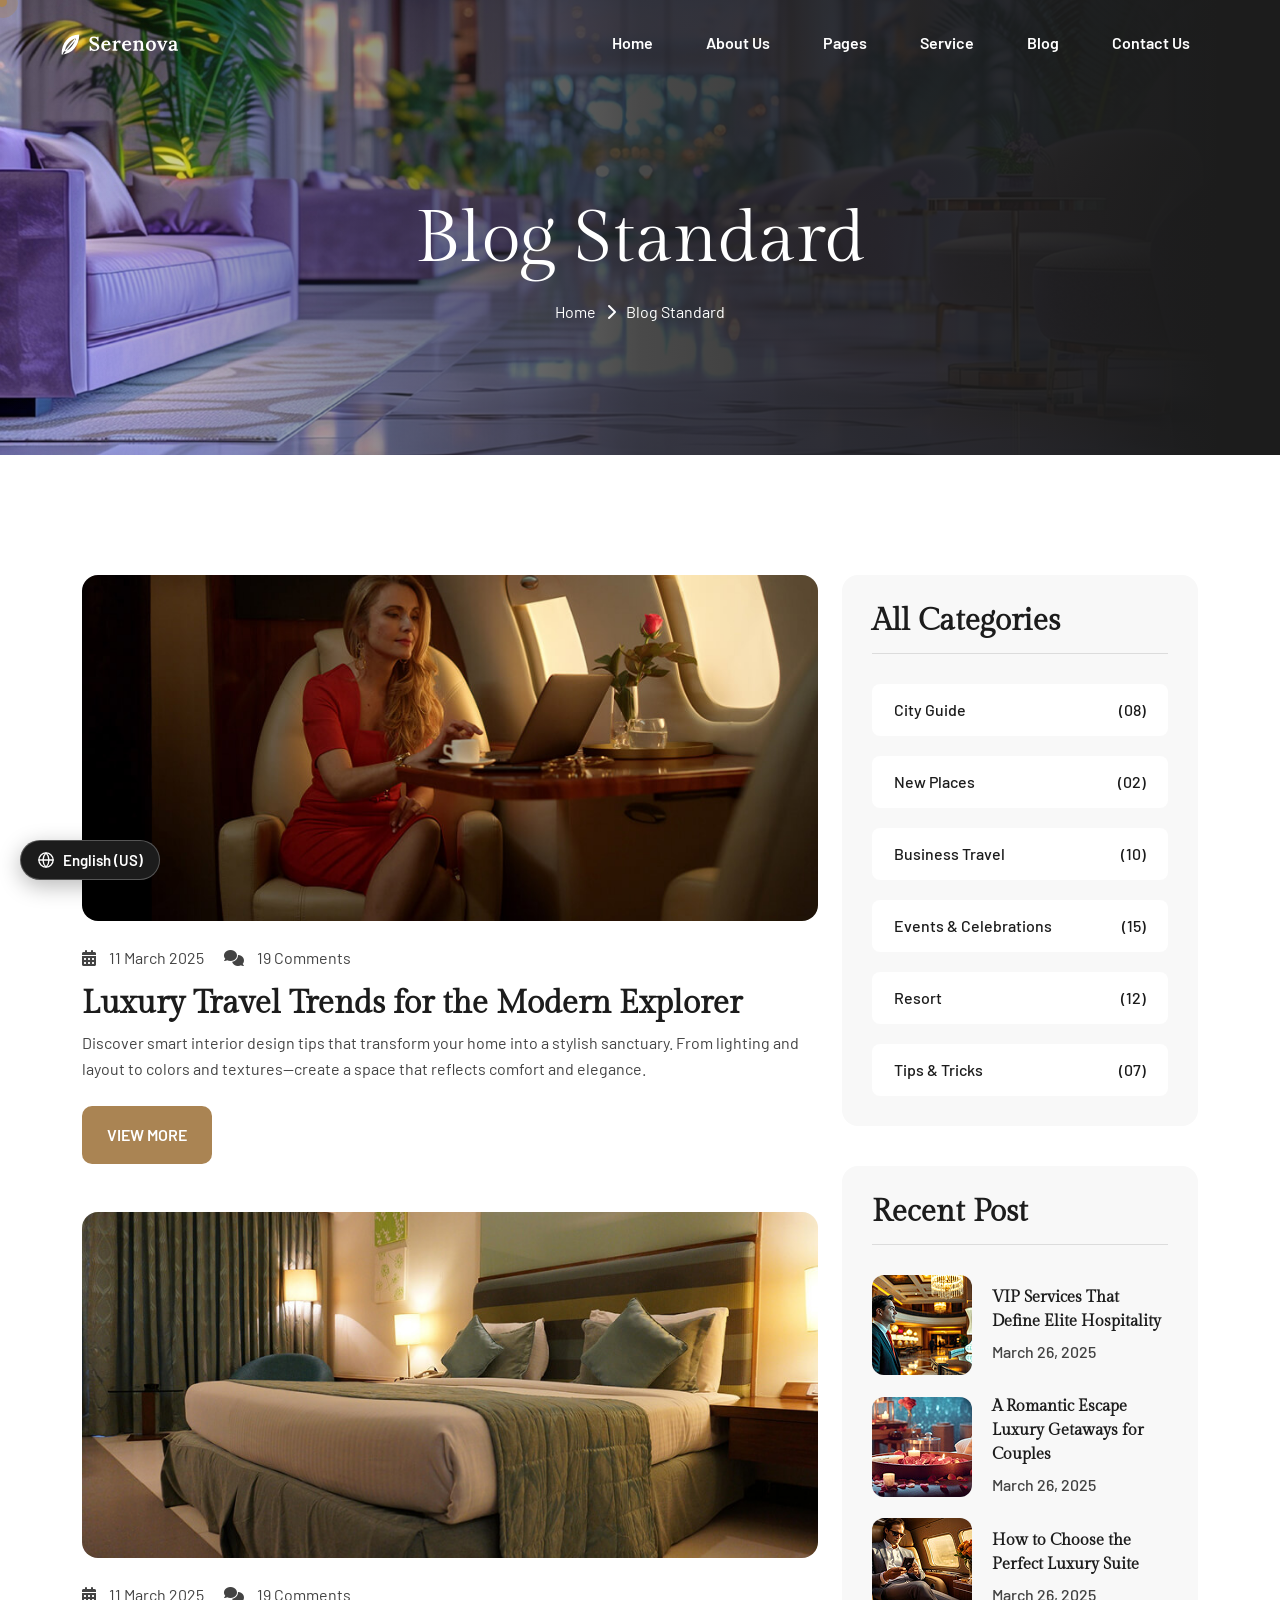
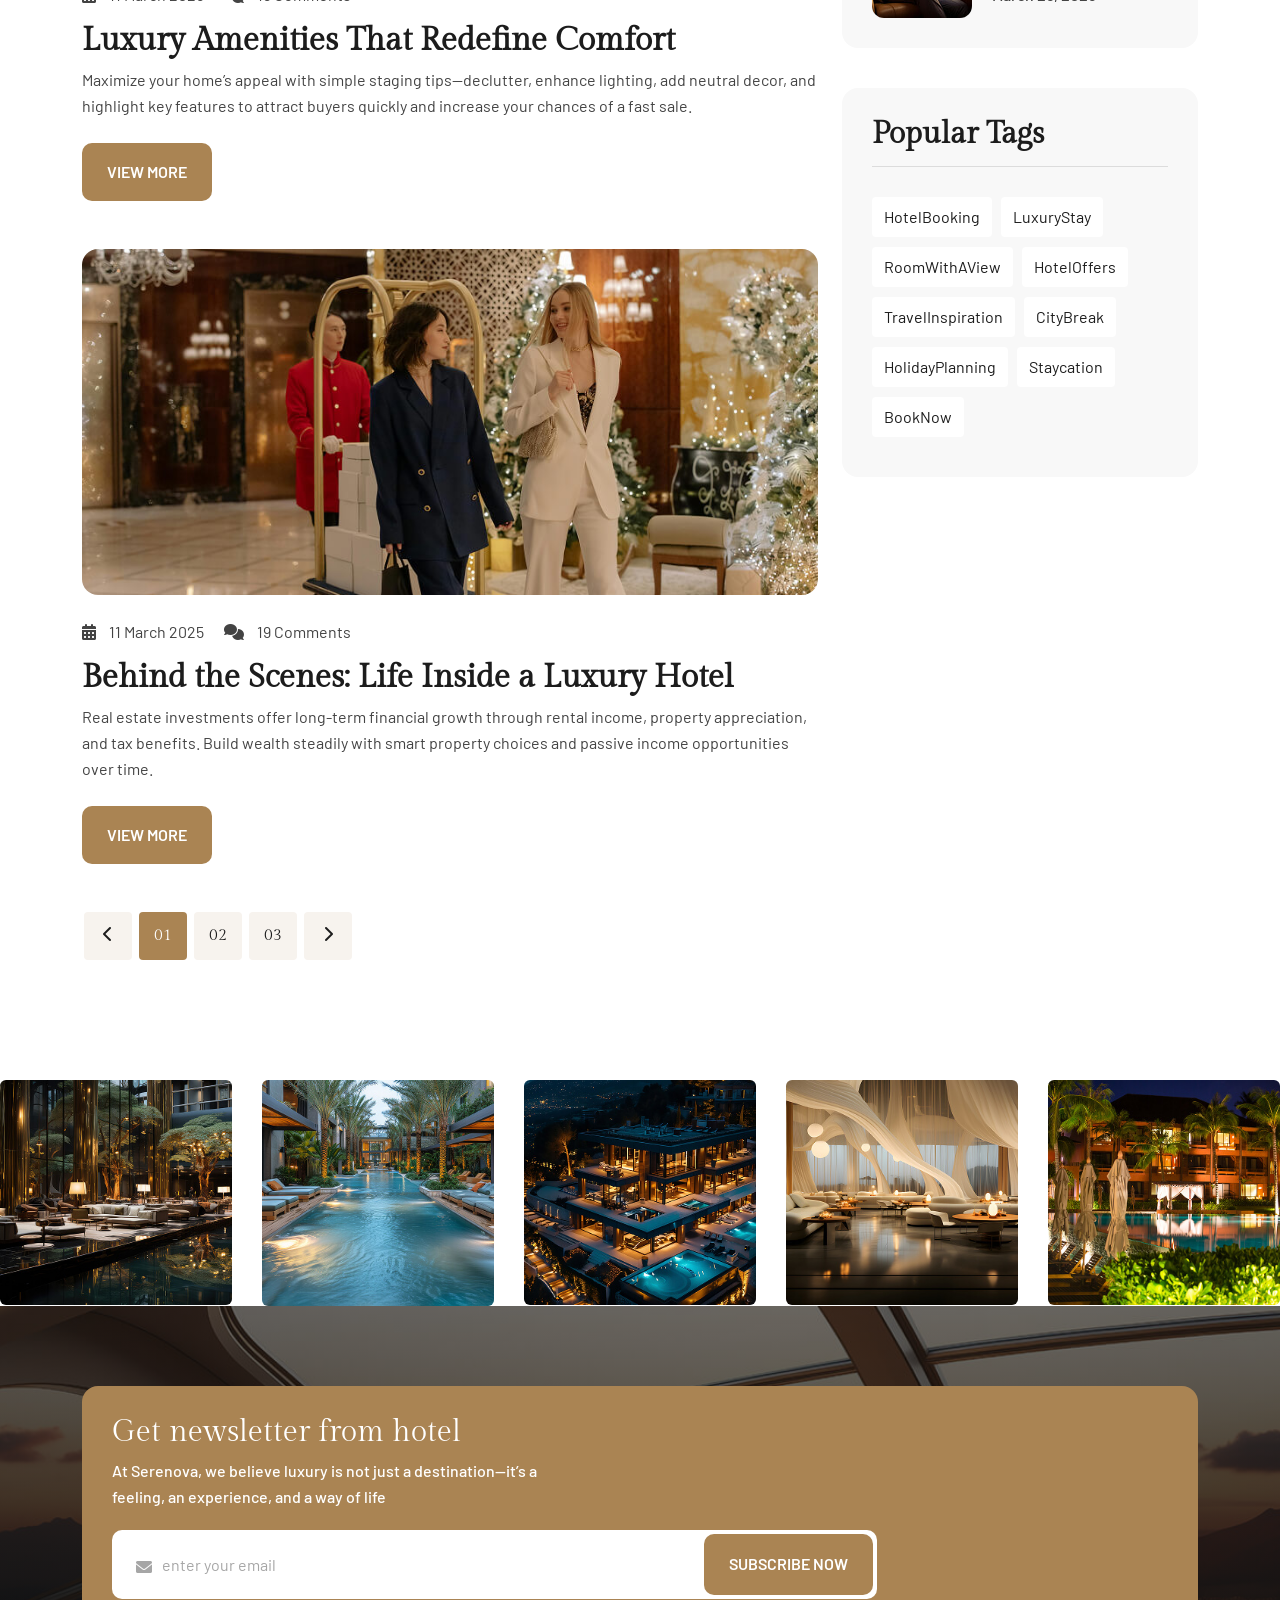
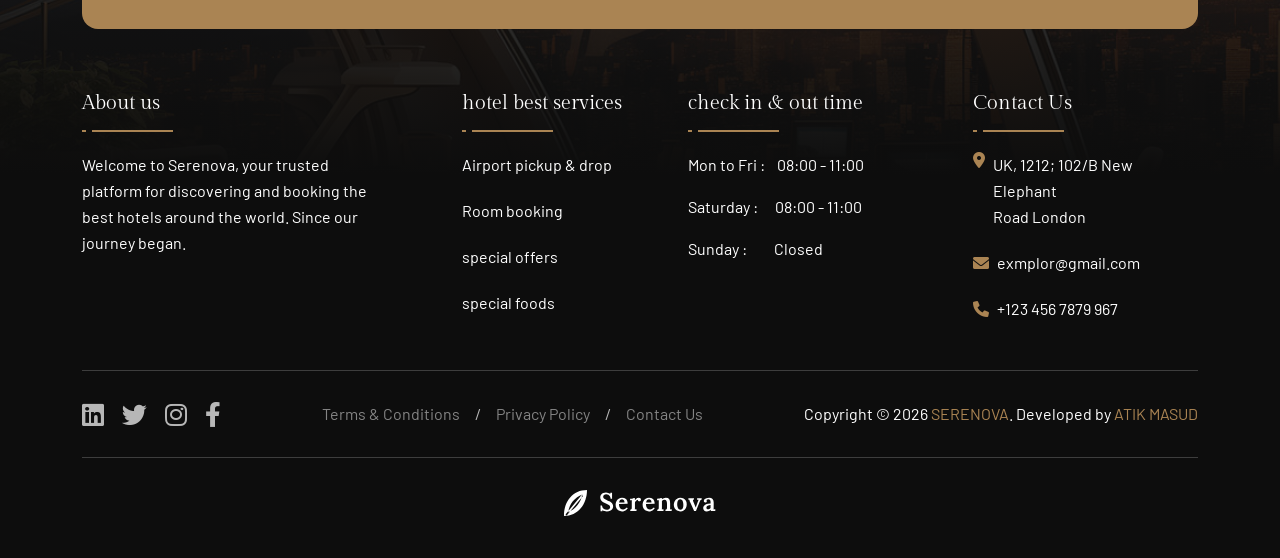
<file: news.html>
<!doctype html>
<html lang="en">
    <head>
        <meta charset="UTF-8" />
        <meta http-equiv="X-UA-Compatible" content="IE=edge" />
        <meta name="viewport" content="width=device-width, initial-scale=1" />
        <meta name="author" content="Atik Masud" />
        <meta name="description" content="Serenova - Hotel Booking" />
        <title>Serenova - Hotel Booking</title>
        <link rel="shortcut icon" href="assets/img/favicon.svg" />
        <link rel="stylesheet" href="assets/css/bootstrap.min.css" />
        <link rel="stylesheet" href="assets/css/all.min.css" />
        <link rel="stylesheet" href="assets/css/animate.css" />
        <link rel="stylesheet" href="assets/css/magnific-popup.css" />
        <link rel="stylesheet" href="assets/css/mousecursor.css" />
        <link rel="stylesheet" href="assets/css/meanmenu.css" />
        <link rel="stylesheet" href="assets/css/odometer.css" />
        <link rel="stylesheet" href="assets/css/swiper-bundle.min.css" />
        <link rel="stylesheet" href="assets/css/nice-select.css" />
        <link rel="stylesheet" href="assets/css/main.css" />
        <link rel="stylesheet" href="assets/css/i18n.css" />
    </head>
    <body>
        <div id="preloader">
            <div class="preloader-content">
                <img src="assets/img/logo/black-logo.svg" alt="Hotel Logo" class="preloader-logo" />
                <div class="spinner"></div>
                <p>Booking your experience...</p>
            </div>
        </div>
        <button id="back-top" class="back-to-top show">
            <i class="fa-regular fa-arrow-up"></i>
        </button>
        <div class="mouseCursor cursor-outer"></div>
        <div class="mouseCursor cursor-inner"></div>
        <div class="fix-area">
            <div class="offcanvas__info">
                <div class="offcanvas__wrapper">
                    <div class="offcanvas__content">
                        <div class="offcanvas__top mb-5 d-flex justify-content-between align-items-center">
                            <div class="offcanvas__logo">
                                <a href="index.html">
                                    <img src="assets/img/logo/black-logo.svg" alt="logo-img" />
                                </a>
                            </div>
                            <div class="offcanvas__close">
                                <button>
                                    <i class="fas fa-times"></i>
                                </button>
                            </div>
                        </div>
                        <p class="text d-none d-xl-block">
                            Nullam dignissim, ante scelerisque the is euismod fermentum odio sem semper the is erat, a
                            feugiat leo urna eget eros. Duis Aenean a imperdiet risus.
                        </p>
                        <div class="mobile-menu fix mb-3"></div>
                        <div class="offcanvas__contact d-xl-block">
                            <h4 class="d-xl-block">Contact Info</h4>
                            <ul class="d-xl-block">
                                <li class="d-flex align-items-center">
                                    <div class="offcanvas__contact-icon">
                                        <i class="fal fa-map-marker-alt"></i>
                                    </div>
                                    <div class="offcanvas__contact-text">
                                        <a target="_blank" href="#">Main Street, Melbourne, Australia</a>
                                    </div>
                                </li>
                                <li class="d-flex align-items-center">
                                    <div class="offcanvas__contact-icon mr-15">
                                        <i class="fal fa-envelope"></i>
                                    </div>
                                    <div class="offcanvas__contact-text">
                                        <a href="mailto:info@example.com"
                                            ><span class="mailto:info@example.com">info@example.com</span></a
                                        >
                                    </div>
                                </li>
                                <li class="d-flex align-items-center">
                                    <div class="offcanvas__contact-icon mr-15">
                                        <i class="fal fa-clock"></i>
                                    </div>
                                    <div class="offcanvas__contact-text">
                                        <a target="_blank" href="#">Mod-friday, 09am -05pm</a>
                                    </div>
                                </li>
                                <li class="d-flex align-items-center">
                                    <div class="offcanvas__contact-icon mr-15">
                                        <i class="far fa-phone"></i>
                                    </div>
                                    <div class="offcanvas__contact-text">
                                        <a href="tel:+11002345909">+11002345909</a>
                                    </div>
                                </li>
                            </ul>
                            <div class="social-icon d-flex align-items-center">
                                <a href="#"><i class="fab fa-facebook-f"></i></a>
                                <a href="#"><i class="fab fa-twitter"></i></a>
                                <a href="#"><i class="fab fa-youtube"></i></a>
                                <a href="#"><i class="fab fa-linkedin-in"></i></a>
                            </div>
                        </div>
                    </div>
                </div>
            </div>
        </div>
        <div class="offcanvas__overlay"></div>
        <div class="header-top-section-3 style-bg">
            <div class="container-fluid">
                <div class="header-top-wrapper-3 style-inner">
                    <div class="header-left">
                        <ul class="list">
                            <li>
                                <i class="fa-solid fa-phone"></i>
                                <a href="tel:+093783575222">+09 378 357 5222</a>
                            </li>
                            <li>/</li>
                            <li>
                                <i class="fa-solid fa-envelope"></i>
                                <a href="mailto:info@example.com">info@example.com</a>
                            </li>
                            <li>/</li>
                            <li>
                                <i class="fa-solid fa-location-dot"></i>
                                Elgin Street, 6391, Celina, Delaware
                            </li>
                        </ul>
                    </div>
                    <div class="social-icon">
                        <a href="#"><i class="fa-brands fa-linkedin"></i></a>
                        <a href="#"><i class="fa-brands fa-twitter"></i></a>
                        <a href="#"><i class="fa-brands fa-instagram"></i></a>
                        <a href="#"><i class="fa-brands fa-facebook-f"></i></a>
                    </div>
                </div>
            </div>
        </div>
        <header id="header-sticky" class="header-1 header-3">
            <div class="container-fluid">
                <div class="mega-menu-wrapper">
                    <div class="header-main">
                        <div class="header-left">
                            <div class="logo">
                                <a href="index.html" class="header-logo">
                                    <img src="assets/img/logo/white-logo.svg" alt="logo-img" />
                                </a>
                                <a href="index.html" class="header-logo-2">
                                    <img src="assets/img/logo/black-logo.svg" alt="logo-img" />
                                </a>
                            </div>
                        </div>
                        <div class="header-right style-3 d-flex justify-content-end align-items-center">
                            <div class="mean__menu-wrapper">
                                <div class="main-menu">
                                    <nav id="mobile-menu">
                                        <ul>
                                            <li><a href="index.html">Home</a></li>
                                            <li>
                                                <a href="about.html">About Us</a>
                                            </li>
                                            <li class="has-dropdown">
                                                <a href="news-details.html"> Pages </a>
                                                <ul class="submenu">
                                                    <li class="has-dropdown">
                                                        <a href="room-details.html">
                                                            Room
                                                            <i class="fas fa-angle-right"></i>
                                                        </a>
                                                        <ul class="submenu">
                                                            <li><a href="room.html"> Our Room</a></li>
                                                            <li><a href="room-details.html">Room Details</a></li>
                                                        </ul>
                                                    </li>
                                                    <li><a href="facilitie.html">Hotel Facilities</a></li>
                                                    <li class="has-dropdown">
                                                        <a href="team-details.html">
                                                            Team
                                                            <i class="fas fa-angle-right"></i>
                                                        </a>
                                                        <ul class="submenu">
                                                            <li><a href="team.html">Our Team</a></li>
                                                            <li><a href="team-details.html">Team Details</a></li>
                                                        </ul>
                                                    </li>
                                                    <li><a href="testimonial.html">Our Testimonial</a></li>
                                                    <li><a href="404.html">404 Page</a></li>
                                                </ul>
                                            </li>
                                            <li>
                                                <a href="service-details.html"> Service </a>
                                                <ul class="submenu">
                                                    <li><a href="service.html">Our Service</a></li>
                                                    <li>
                                                        <a href="service-details.html">Service Details</a>
                                                    </li>
                                                </ul>
                                            </li>
                                            <li>
                                                <a href="news-details.html"> Blog </a>
                                                <ul class="submenu">
                                                    <li><a href="news-grid.html">Blog Grid</a></li>
                                                    <li><a href="news.html">Blog Standard</a></li>
                                                    <li><a href="news-details.html">Blog Details</a></li>
                                                </ul>
                                            </li>
                                            <li>
                                                <a href="contact.html">Contact Us</a>
                                            </li>
                                        </ul>
                                    </nav>
                                </div>
                            </div>
                            <div class="header-button">
                                <a href="contact.html" class="theme-btn style-3"> BOOK NOW </a>
                            </div>
                            <div class="header__hamburger d-xl-none my-auto">
                                <div class="sidebar__toggle">
                                    <i class="fas fa-bars"></i>
                                </div>
                            </div>
                        </div>
                    </div>
                </div>
            </div>
        </header>
        <div class="breadcrumb-wrapper bg-cover" style="background-image: url(&quot;assets/img/breadcrumb.jpg&quot;)">
            <div class="container">
                <div class="page-heading">
                    <div class="breadcrumb-sub-title">
                        <h1 class="text-white wow fadeInUp" data-wow-delay=".3s">Blog Standard</h1>
                    </div>
                    <ul class="breadcrumb-items wow fadeInUp" data-wow-delay=".5s">
                        <li>
                            <a href="index.html"> Home </a>
                        </li>
                        <li>
                            <i class="fa-solid fa-chevron-right"></i>
                        </li>
                        <li>Blog Standard</li>
                    </ul>
                </div>
            </div>
        </div>
        <section class="news-standard-section section-padding">
            <div class="container">
                <div class="news-standard-wrapper">
                    <div class="row g-4">
                        <div class="col-lg-8 col-12">
                            <div class="news-card-items-4">
                                <div class="news-image">
                                    <img src="assets/img/home-2/news/10.jpg" alt="img" />
                                </div>
                                <div class="news-content">
                                    <ul class="date-list">
                                        <li>
                                            <i class="fa-solid fa-calendar-days"></i>
                                            11 March 2025
                                        </li>
                                        <li>
                                            <i class="fa-solid fa-comments"></i>
                                            19 Comments
                                        </li>
                                    </ul>
                                    <h3>
                                        <a href="news-details.html"> Luxury Travel Trends for the Modern Explorer </a>
                                    </h3>
                                    <p>
                                        Discover smart interior design tips that transform your home into a stylish
                                        sanctuary. From lighting and layout to colors and textures—create a space that
                                        reflects comfort and elegance.
                                    </p>
                                    <a href="news-details.html" class="theme-btn mt-4">VIEW MORE</a>
                                </div>
                            </div>
                            <div class="news-card-items-4">
                                <div class="news-image">
                                    <img src="assets/img/home-2/news/11.jpg" alt="img" />
                                </div>
                                <div class="news-content">
                                    <ul class="date-list">
                                        <li>
                                            <i class="fa-solid fa-calendar-days"></i>
                                            11 March 2025
                                        </li>
                                        <li>
                                            <i class="fa-solid fa-comments"></i>
                                            19 Comments
                                        </li>
                                    </ul>
                                    <h3>
                                        <a href="news-details.html"> Luxury Amenities That Redefine Comfort </a>
                                    </h3>
                                    <p>
                                        Maximize your home’s appeal with simple staging tips—declutter, enhance
                                        lighting, add neutral decor, and highlight key features to attract buyers
                                        quickly and increase your chances of a fast sale.
                                    </p>
                                    <a href="news-details.html" class="theme-btn mt-4">VIEW MORE</a>
                                </div>
                            </div>
                            <div class="news-card-items-4">
                                <div class="news-image">
                                    <img src="assets/img/home-2/news/12.jpg" alt="img" />
                                </div>
                                <div class="news-content">
                                    <ul class="date-list">
                                        <li>
                                            <i class="fa-solid fa-calendar-days"></i>
                                            11 March 2025
                                        </li>
                                        <li>
                                            <i class="fa-solid fa-comments"></i>
                                            19 Comments
                                        </li>
                                    </ul>
                                    <h3>
                                        <a href="news-details.html"> Behind the Scenes: Life Inside a Luxury Hotel </a>
                                    </h3>
                                    <p>
                                        Real estate investments offer long-term financial growth through rental income,
                                        property appreciation, and tax benefits. Build wealth steadily with smart
                                        property choices and passive income opportunities over time.
                                    </p>
                                    <a href="news-details.html" class="theme-btn mt-4">VIEW MORE</a>
                                </div>
                            </div>
                            <div class="page-nav-wrap mt-0">
                                <ul>
                                    <li>
                                        <a class="page-numbers" href="#"><i class="fa-solid fa-chevron-left"></i></a>
                                    </li>
                                    <li class="active"><a class="page-numbers" href="#">01</a></li>
                                    <li><a class="page-numbers" href="#">02</a></li>
                                    <li><a class="page-numbers" href="#">03</a></li>
                                    <li>
                                        <a class="page-numbers" href="#"><i class="fa-solid fa-chevron-right"></i></a>
                                    </li>
                                </ul>
                            </div>
                        </div>
                        <div class="col-lg-4 col-12">
                            <div class="main-sideber sticky-style">
                                <div class="single-sideber-widget">
                                    <div class="widget-title">
                                        <h3>All Categories</h3>
                                    </div>
                                    <ul class="category-list">
                                        <li><a href="news-details.html">City Guide</a><span>(08)</span></li>
                                        <li><a href="news-details.html">New Places</a><span>(02)</span></li>
                                        <li><a href="news-details.html">Business Travel</a><span>(10)</span></li>
                                        <li><a href="news-details.html">Events & Celebrations</a><span>(15)</span></li>
                                        <li><a href="news-details.html">Resort</a><span>(12)</span></li>
                                        <li><a href="news-details.html">Tips & Tricks</a><span>(07)</span></li>
                                    </ul>
                                </div>
                                <div class="single-sideber-widget">
                                    <div class="widget-title">
                                        <h3>Recent Post</h3>
                                    </div>
                                    <div class="recent-post-area">
                                        <div class="recent-items">
                                            <div class="recent-thumb">
                                                <img src="assets/img/inner-page/news-details/post-1.jpg" alt="img" />
                                            </div>
                                            <div class="recent-content">
                                                <h5>
                                                    <a href="news-details.html">
                                                        VIP Services That Define Elite Hospitality
                                                    </a>
                                                </h5>
                                                <ul>
                                                    <li>March 26, 2025</li>
                                                </ul>
                                            </div>
                                        </div>
                                        <div class="recent-items">
                                            <div class="recent-thumb">
                                                <img src="assets/img/inner-page/news-details/post-2.jpg" alt="img" />
                                            </div>
                                            <div class="recent-content">
                                                <h5>
                                                    <a href="news-details.html">
                                                        A Romantic Escape Luxury Getaways for Couples
                                                    </a>
                                                </h5>
                                                <ul>
                                                    <li>March 26, 2025</li>
                                                </ul>
                                            </div>
                                        </div>
                                        <div class="recent-items">
                                            <div class="recent-thumb">
                                                <img src="assets/img/inner-page/news-details/post-3.jpg" alt="img" />
                                            </div>
                                            <div class="recent-content">
                                                <h5>
                                                    <a href="news-details.html">
                                                        How to Choose the Perfect Luxury Suite
                                                    </a>
                                                </h5>
                                                <ul>
                                                    <li>March 26, 2025</li>
                                                </ul>
                                            </div>
                                        </div>
                                    </div>
                                </div>
                                <div class="single-sideber-widget mb-0">
                                    <div class="widget-title">
                                        <h3>Popular Tags</h3>
                                    </div>
                                    <div class="tagcloud">
                                        <a href="news-details.html">HotelBooking</a>
                                        <a href="news-details.html">LuxuryStay</a>
                                        <a href="news-details.html">RoomWithAView</a>
                                        <a href="news-details.html">HotelOffers</a>
                                        <a href="news-details.html">TravelInspiration</a>
                                        <a href="news-details.html">CityBreak</a>
                                        <a href="news-details.html">HolidayPlanning</a>
                                        <a href="news-details.html">Staycation</a>
                                        <a href="news-details.html">BookNow</a>
                                    </div>
                                </div>
                            </div>
                        </div>
                    </div>
                </div>
            </div>
        </section>
        <div class="instagram-section-2 fix">
            <div class="swiper instagram-banner-slider">
                <div class="swiper-wrapper">
                    <div class="swiper-slide">
                        <div class="instagram-banner-items">
                            <div class="banner-image">
                                <img src="assets/img/home-1/instagram/01.jpg" alt="insta-img" />
                                <a href="index.html" class="icon">
                                    <i class="fa-brands fa-instagram"></i>
                                </a>
                            </div>
                        </div>
                    </div>
                    <div class="swiper-slide">
                        <div class="instagram-banner-items">
                            <div class="banner-image">
                                <img src="assets/img/home-1/instagram/02.jpg" alt="insta-img" />
                                <a href="index.html" class="icon">
                                    <i class="fa-brands fa-instagram"></i>
                                </a>
                            </div>
                        </div>
                    </div>
                    <div class="swiper-slide">
                        <div class="instagram-banner-items">
                            <div class="banner-image">
                                <img src="assets/img/home-1/instagram/03.jpg" alt="insta-img" />
                                <a href="index.html" class="icon">
                                    <i class="fa-brands fa-instagram"></i>
                                </a>
                            </div>
                        </div>
                    </div>
                    <div class="swiper-slide">
                        <div class="instagram-banner-items">
                            <div class="banner-image">
                                <img src="assets/img/home-1/instagram/04.jpg" alt="insta-img" />
                                <a href="index.html" class="icon">
                                    <i class="fa-brands fa-instagram"></i>
                                </a>
                            </div>
                        </div>
                    </div>
                    <div class="swiper-slide">
                        <div class="instagram-banner-items">
                            <div class="banner-image">
                                <img src="assets/img/home-1/instagram/05.jpg" alt="insta-img" />
                                <a href="index.html" class="icon">
                                    <i class="fa-brands fa-instagram"></i>
                                </a>
                            </div>
                        </div>
                    </div>
                    <div class="swiper-slide">
                        <div class="instagram-banner-items">
                            <div class="banner-image">
                                <img src="assets/img/home-1/instagram/06.jpg" alt="insta-img" />
                                <a href="index.html" class="icon">
                                    <i class="fa-brands fa-instagram"></i>
                                </a>
                            </div>
                        </div>
                    </div>
                </div>
            </div>
        </div>
        <footer class="footer-section fix bg-cover" style="background-image: url(assets/img/home-1/footer.jpg)">
            <div class="container">
                <div class="footer-newsletter">
                    <div class="newsletter-content">
                        <h3>Get newsletter from hotel</h3>
                        <p>
                            At Serenova, we believe luxury is not just a destination—it’s a feeling, an experience, and
                            a way of life
                        </p>
                    </div>
                    <form action="#">
                        <div class="form-clt">
                            <i class="fa-solid fa-envelope"></i>
                            <input type="text" name="email" id="email" placeholder="enter your email" />
                            <button type="submit" class="theme-btn">subscribe now</button>
                        </div>
                    </form>
                </div>
                <div class="footer-widget-wrapper">
                    <div class="row">
                        <div class="col-xl-4 col-md-6 col-lg-3 wow fadeInUp" data-wow-delay=".2s">
                            <div class="single-footer-widget">
                                <div class="widget-title">
                                    <h5>About us</h5>
                                </div>
                                <div class="footer-content">
                                    <p>
                                        Welcome to Serenova, your trusted platform for discovering and booking the best
                                        hotels around the world. Since our journey began.
                                    </p>
                                </div>
                            </div>
                        </div>
                        <div class="col-xl-2 col-md-6 col-lg-3 wow fadeInUp" data-wow-delay=".4s">
                            <div class="single-footer-widget">
                                <div class="widget-title">
                                    <h5>hotel best services</h5>
                                </div>
                                <ul class="list">
                                    <li>
                                        <a href="service-details.html">Airport pickup & drop</a>
                                    </li>
                                    <li>
                                        <a href="service-details.html">Room booking</a>
                                    </li>
                                    <li>
                                        <a href="service-details.html">special offers</a>
                                    </li>
                                    <li>
                                        <a href="service-details.html">special foods</a>
                                    </li>
                                </ul>
                            </div>
                        </div>
                        <div class="col-xl-3 ps-lg-5 col-md-6 col-lg-3 wow fadeInUp" data-wow-delay=".6s">
                            <div class="single-footer-widget">
                                <div class="widget-title">
                                    <h5>check in & out time</h5>
                                </div>
                                <ul class="date-list">
                                    <li>Mon to Fri : <span class="style-1">08:00 - 11:00</span></li>
                                    <li>Saturday : <span>08:00 - 11:00</span></li>
                                    <li>Sunday : <span class="style-3">Closed</span></li>
                                </ul>
                            </div>
                        </div>
                        <div class="col-xl-3 ps-lg-5 col-md-6 col-lg-3 wow fadeInUp" data-wow-delay=".8s">
                            <div class="single-footer-widget">
                                <div class="widget-title">
                                    <h5>Contact Us</h5>
                                </div>
                                <ul class="contact-item">
                                    <li>
                                        <i class="fa-solid fa-location-dot"></i>
                                        UK, 1212; 102/B New Elephant <br />
                                        Road London
                                    </li>
                                    <li class="style-2">
                                        <i class="fa-solid fa-envelope"></i>
                                        <a href="mailto:exmplor@gmail.com">exmplor@gmail.com</a>
                                    </li>
                                    <li class="style-2">
                                        <i class="fa-solid fa-phone"></i>
                                        <a href="tel:+1234567879967">+123 456 7879 967</a>
                                    </li>
                                </ul>
                            </div>
                        </div>
                    </div>
                </div>
                <div class="footer-bottom">
                    <div class="footer-wrapper">
                        <div class="social-icon wow fadeInLeft" data-wow-delay=".3s">
                            <a href="#"><i class="fa-brands fa-linkedin"></i></a>
                            <a href="#"><i class="fa-brands fa-twitter"></i></a>
                            <a href="#"><i class="fa-brands fa-instagram"></i></a>
                            <a href="#"><i class="fa-brands fa-facebook-f"></i></a>
                        </div>
                        <ul class="footer-list wow fadeInUp" data-wow-delay=".5s">
                            <li>
                                <a href="contact.html">Terms & Conditions</a>
                            </li>
                            <li>/</li>
                            <li>
                                <a href="contact.html">Privacy Policy</a>
                            </li>
                            <li>/</li>
                            <li>
                                <a href="contact.html">Contact Us</a>
                            </li>
                        </ul>
                        <p class="wow fadeInRight" data-wow-delay=".7s">
                            Copyright © 2026 <span>Serenova</span>. Developed by <span>Atik Masud</span>
                        </p>
                    </div>
                    <a href="index.html" class="footer-logo wow fadeInUp" data-wow-delay=".3s">
                        <img src="assets/img/logo/white-logo.svg" alt="img" />
                    </a>
                </div>
            </div>
        </footer>
        <script src="assets/js/jquery-3.7.1.min.js"></script>
        <script src="assets/js/bootstrap.bundle.min.js"></script>
        <script src="assets/js/jquery.nice-select.min.js"></script>
        <script src="assets/js/swiper-bundle.min.js"></script>
        <script src="assets/js/jquery.meanmenu.min.js"></script>
        <script src="assets/js/jquery.magnific-popup.min.js"></script>
        <script src="assets/js/wow.min.js"></script>
        <script src="assets/js/main.js"></script>
        <script src="assets/js/i18n-data.js"></script>
        <script src="assets/js/i18n.js"></script>
    </body>
</html>
</file>
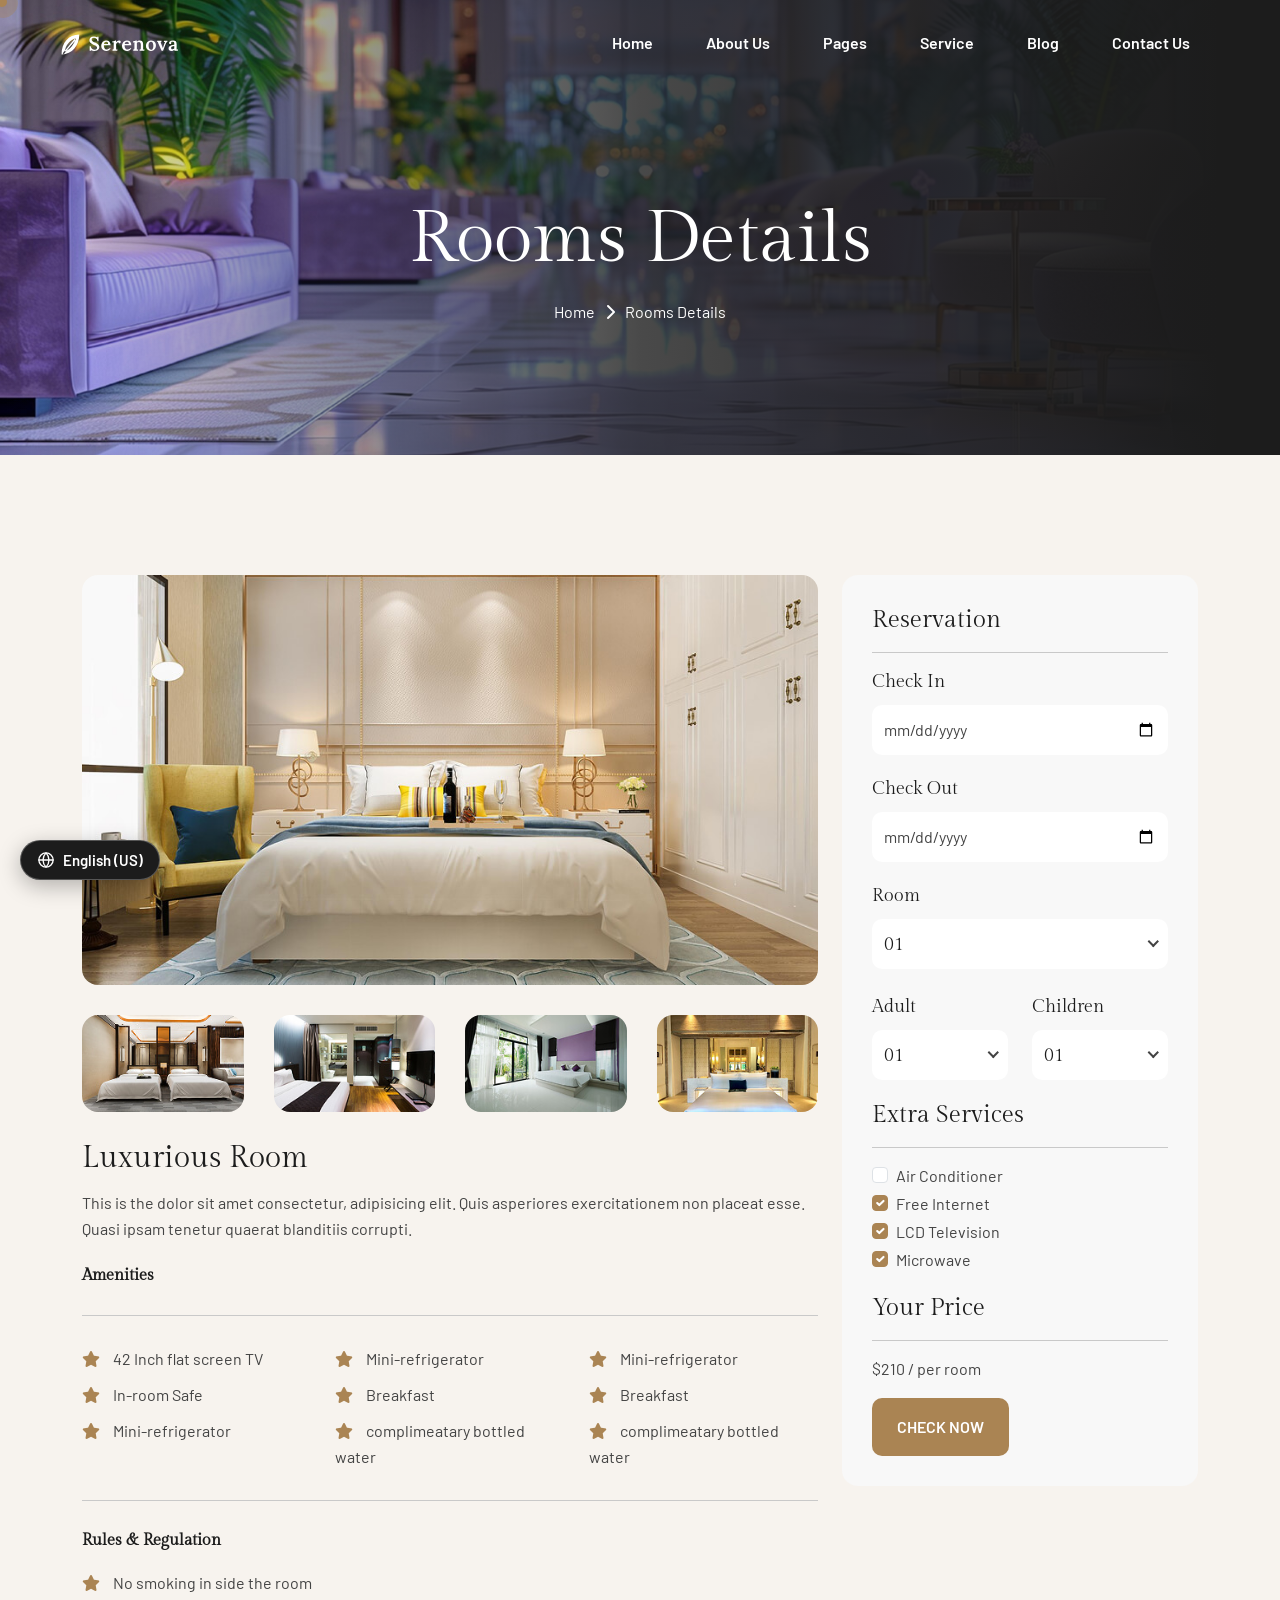
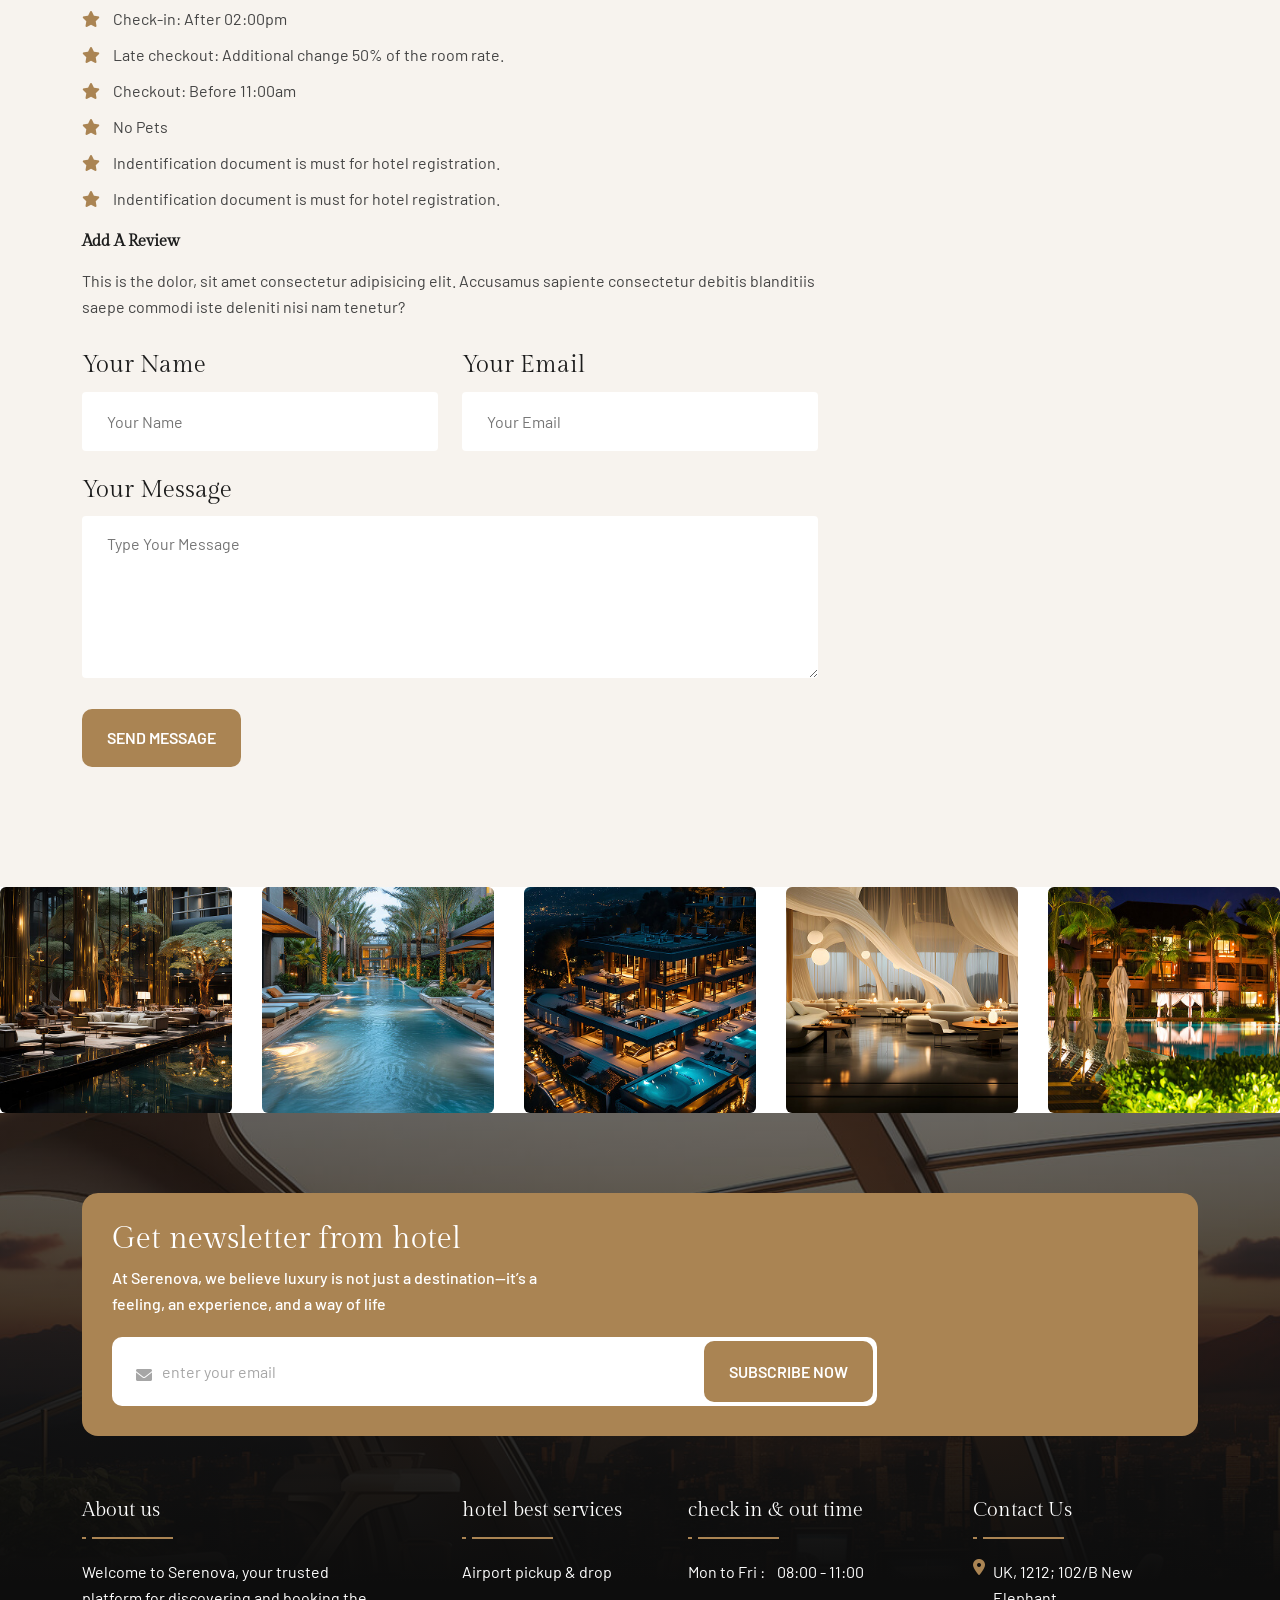
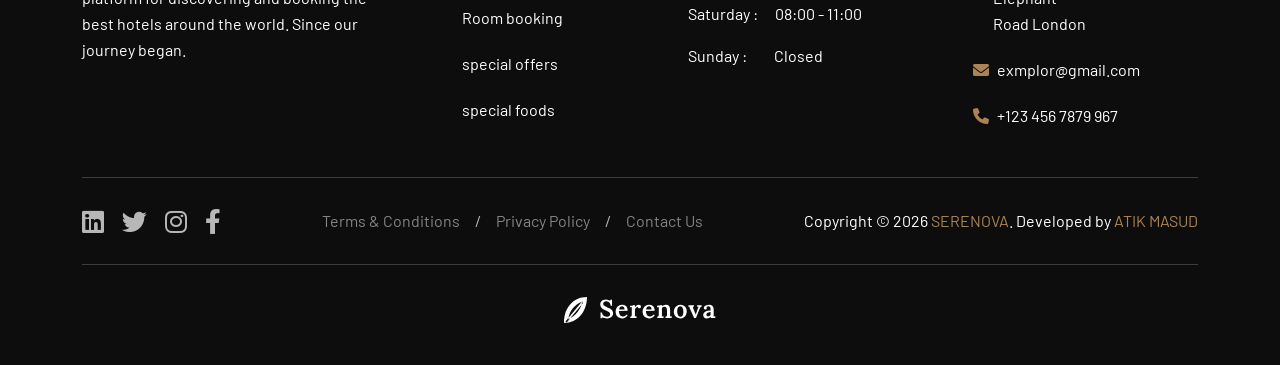
<file: room-details.html>
<!doctype html>
<html lang="en">
    <head>
        <meta charset="UTF-8" />
        <meta http-equiv="X-UA-Compatible" content="IE=edge" />
        <meta name="viewport" content="width=device-width, initial-scale=1" />
        <meta name="author" content="Atik Masud" />
        <meta name="description" content="Serenova - Hotel Booking" />
        <title>Serenova - Hotel Booking</title>
        <link rel="shortcut icon" href="assets/img/favicon.svg" />
        <link rel="stylesheet" href="assets/css/bootstrap.min.css" />
        <link rel="stylesheet" href="assets/css/all.min.css" />
        <link rel="stylesheet" href="assets/css/animate.css" />
        <link rel="stylesheet" href="assets/css/magnific-popup.css" />
        <link rel="stylesheet" href="assets/css/mousecursor.css" />
        <link rel="stylesheet" href="assets/css/meanmenu.css" />
        <link rel="stylesheet" href="assets/css/odometer.css" />
        <link rel="stylesheet" href="assets/css/swiper-bundle.min.css" />
        <link rel="stylesheet" href="assets/css/nice-select.css" />
        <link rel="stylesheet" href="assets/css/main.css" />
        <link rel="stylesheet" href="assets/css/i18n.css" />
    </head>
    <body>
        <div id="preloader">
            <div class="preloader-content">
                <img src="assets/img/logo/black-logo.svg" alt="Hotel Logo" class="preloader-logo" />
                <div class="spinner"></div>
                <p>Booking your experience...</p>
            </div>
        </div>
        <button id="back-top" class="back-to-top show">
            <i class="fa-regular fa-arrow-up"></i>
        </button>
        <div class="mouseCursor cursor-outer"></div>
        <div class="mouseCursor cursor-inner"></div>
        <div class="fix-area">
            <div class="offcanvas__info">
                <div class="offcanvas__wrapper">
                    <div class="offcanvas__content">
                        <div class="offcanvas__top mb-5 d-flex justify-content-between align-items-center">
                            <div class="offcanvas__logo">
                                <a href="index.html">
                                    <img src="assets/img/logo/black-logo.svg" alt="logo-img" />
                                </a>
                            </div>
                            <div class="offcanvas__close">
                                <button>
                                    <i class="fas fa-times"></i>
                                </button>
                            </div>
                        </div>
                        <p class="text d-none d-xl-block">
                            Nullam dignissim, ante scelerisque the is euismod fermentum odio sem semper the is erat, a
                            feugiat leo urna eget eros. Duis Aenean a imperdiet risus.
                        </p>
                        <div class="mobile-menu fix mb-3"></div>
                        <div class="offcanvas__contact d-xl-block">
                            <h4 class="d-xl-block">Contact Info</h4>
                            <ul class="d-xl-block">
                                <li class="d-flex align-items-center">
                                    <div class="offcanvas__contact-icon">
                                        <i class="fal fa-map-marker-alt"></i>
                                    </div>
                                    <div class="offcanvas__contact-text">
                                        <a target="_blank" href="#">Main Street, Melbourne, Australia</a>
                                    </div>
                                </li>
                                <li class="d-flex align-items-center">
                                    <div class="offcanvas__contact-icon mr-15">
                                        <i class="fal fa-envelope"></i>
                                    </div>
                                    <div class="offcanvas__contact-text">
                                        <a href="mailto:info@example.com"
                                            ><span class="mailto:info@example.com">info@example.com</span></a
                                        >
                                    </div>
                                </li>
                                <li class="d-flex align-items-center">
                                    <div class="offcanvas__contact-icon mr-15">
                                        <i class="fal fa-clock"></i>
                                    </div>
                                    <div class="offcanvas__contact-text">
                                        <a target="_blank" href="#">Mod-friday, 09am -05pm</a>
                                    </div>
                                </li>
                                <li class="d-flex align-items-center">
                                    <div class="offcanvas__contact-icon mr-15">
                                        <i class="far fa-phone"></i>
                                    </div>
                                    <div class="offcanvas__contact-text">
                                        <a href="tel:+11002345909">+11002345909</a>
                                    </div>
                                </li>
                            </ul>
                            <div class="social-icon d-flex align-items-center">
                                <a href="#"><i class="fab fa-facebook-f"></i></a>
                                <a href="#"><i class="fab fa-twitter"></i></a>
                                <a href="#"><i class="fab fa-youtube"></i></a>
                                <a href="#"><i class="fab fa-linkedin-in"></i></a>
                            </div>
                        </div>
                    </div>
                </div>
            </div>
        </div>
        <div class="offcanvas__overlay"></div>
        <div class="header-top-section-3 style-bg">
            <div class="container-fluid">
                <div class="header-top-wrapper-3 style-inner">
                    <div class="header-left">
                        <ul class="list">
                            <li>
                                <i class="fa-solid fa-phone"></i>
                                <a href="tel:+093783575222">+09 378 357 5222</a>
                            </li>
                            <li>/</li>
                            <li>
                                <i class="fa-solid fa-envelope"></i>
                                <a href="mailto:info@example.com">info@example.com</a>
                            </li>
                            <li>/</li>
                            <li>
                                <i class="fa-solid fa-location-dot"></i>
                                Elgin Street, 6391, Celina, Delaware
                            </li>
                        </ul>
                    </div>
                    <div class="social-icon">
                        <a href="#"><i class="fa-brands fa-linkedin"></i></a>
                        <a href="#"><i class="fa-brands fa-twitter"></i></a>
                        <a href="#"><i class="fa-brands fa-instagram"></i></a>
                        <a href="#"><i class="fa-brands fa-facebook-f"></i></a>
                    </div>
                </div>
            </div>
        </div>
        <header id="header-sticky" class="header-1 header-3">
            <div class="container-fluid">
                <div class="mega-menu-wrapper">
                    <div class="header-main">
                        <div class="header-left">
                            <div class="logo">
                                <a href="index.html" class="header-logo">
                                    <img src="assets/img/logo/white-logo.svg" alt="logo-img" />
                                </a>
                                <a href="index.html" class="header-logo-2">
                                    <img src="assets/img/logo/black-logo.svg" alt="logo-img" />
                                </a>
                            </div>
                        </div>
                        <div class="header-right style-3 d-flex justify-content-end align-items-center">
                            <div class="mean__menu-wrapper">
                                <div class="main-menu">
                                    <nav id="mobile-menu">
                                        <ul>
                                            <li><a href="index.html">Home</a></li>
                                            <li>
                                                <a href="about.html">About Us</a>
                                            </li>
                                            <li class="has-dropdown">
                                                <a href="news-details.html"> Pages </a>
                                                <ul class="submenu">
                                                    <li class="has-dropdown">
                                                        <a href="room-details.html">
                                                            Room
                                                            <i class="fas fa-angle-right"></i>
                                                        </a>
                                                        <ul class="submenu">
                                                            <li><a href="room.html"> Our Room</a></li>
                                                            <li><a href="room-details.html">Room Details</a></li>
                                                        </ul>
                                                    </li>
                                                    <li><a href="facilitie.html">Hotel Facilities</a></li>
                                                    <li class="has-dropdown">
                                                        <a href="team-details.html">
                                                            Team
                                                            <i class="fas fa-angle-right"></i>
                                                        </a>
                                                        <ul class="submenu">
                                                            <li><a href="team.html">Our Team</a></li>
                                                            <li><a href="team-details.html">Team Details</a></li>
                                                        </ul>
                                                    </li>
                                                    <li><a href="testimonial.html">Our Testimonial</a></li>
                                                    <li><a href="404.html">404 Page</a></li>
                                                </ul>
                                            </li>
                                            <li>
                                                <a href="service-details.html"> Service </a>
                                                <ul class="submenu">
                                                    <li><a href="service.html">Our Service</a></li>
                                                    <li>
                                                        <a href="service-details.html">Service Details</a>
                                                    </li>
                                                </ul>
                                            </li>
                                            <li>
                                                <a href="news-details.html"> Blog </a>
                                                <ul class="submenu">
                                                    <li><a href="news-grid.html">Blog Grid</a></li>
                                                    <li><a href="news.html">Blog Standard</a></li>
                                                    <li><a href="news-details.html">Blog Details</a></li>
                                                </ul>
                                            </li>
                                            <li>
                                                <a href="contact.html">Contact Us</a>
                                            </li>
                                        </ul>
                                    </nav>
                                </div>
                            </div>
                            <div class="header-button">
                                <a href="contact.html" class="theme-btn style-3"> BOOK NOW </a>
                            </div>
                            <div class="header__hamburger d-xl-none my-auto">
                                <div class="sidebar__toggle">
                                    <i class="fas fa-bars"></i>
                                </div>
                            </div>
                        </div>
                    </div>
                </div>
            </div>
        </header>
        <div class="breadcrumb-wrapper bg-cover" style="background-image: url(&quot;assets/img/breadcrumb.jpg&quot;)">
            <div class="container">
                <div class="page-heading">
                    <div class="breadcrumb-sub-title">
                        <h1 class="text-white wow fadeInUp" data-wow-delay=".3s">Rooms Details</h1>
                    </div>
                    <ul class="breadcrumb-items wow fadeInUp" data-wow-delay=".5s">
                        <li>
                            <a href="index.html"> Home </a>
                        </li>
                        <li>
                            <i class="fa-solid fa-chevron-right"></i>
                        </li>
                        <li>Rooms Details</li>
                    </ul>
                </div>
            </div>
        </div>
        <section class="room-details-section section-padding fix hero-bg">
            <div class="container">
                <div class="room-details-wrapper">
                    <div class="row g-4">
                        <div class="col-lg-8">
                            <div class="room-details-post">
                                <div class="swiper details-slider">
                                    <div class="swiper-wrapper">
                                        <div class="swiper-slide">
                                            <div class="details-image">
                                                <img src="assets/img/home-1/room/details-1.jpg" alt="img" />
                                            </div>
                                        </div>
                                        <div class="swiper-slide">
                                            <div class="details-image">
                                                <img src="assets/img/home-1/room/07.jpg" alt="img" />
                                            </div>
                                        </div>
                                        <div class="swiper-slide">
                                            <div class="details-image">
                                                <img src="assets/img/home-1/room/08.jpg" alt="img" />
                                            </div>
                                        </div>
                                    </div>
                                </div>
                                <div class="details-content">
                                    <div class="details-items">
                                        <div class="swiper details-slider-2">
                                            <div class="swiper-wrapper">
                                                <div class="swiper-slide">
                                                    <div class="details-image">
                                                        <img src="assets/img/home-1/room/09.jpg" alt="img" />
                                                    </div>
                                                </div>
                                                <div class="swiper-slide">
                                                    <div class="details-image">
                                                        <img src="assets/img/home-1/room/10.jpg" alt="img" />
                                                    </div>
                                                </div>
                                                <div class="swiper-slide">
                                                    <div class="details-image">
                                                        <img src="assets/img/home-1/room/11.jpg" alt="img" />
                                                    </div>
                                                </div>
                                                <div class="swiper-slide">
                                                    <div class="details-image">
                                                        <img src="assets/img/home-1/room/12.jpg" alt="img" />
                                                    </div>
                                                </div>
                                            </div>
                                        </div>
                                    </div>
                                    <h3>Luxurious Room</h3>
                                    <p class="mt-3 mb-4">
                                        This is the dolor sit amet consectetur, adipisicing elit. Quis asperiores
                                        exercitationem non placeat esse. Quasi ipsam tenetur quaerat blanditiis
                                        corrupti.
                                    </p>
                                    <h6>Amenities</h6>
                                    <div class="list">
                                        <div class="row">
                                            <div class="col-lg-4">
                                                <ul class="room-list">
                                                    <li>
                                                        <i class="fa-solid fa-star"></i>
                                                        42 Inch flat screen TV
                                                    </li>
                                                    <li>
                                                        <i class="fa-solid fa-star"></i>
                                                        In-room Safe
                                                    </li>
                                                    <li>
                                                        <i class="fa-solid fa-star"></i>
                                                        Mini-refrigerator
                                                    </li>
                                                </ul>
                                            </div>
                                            <div class="col-lg-4">
                                                <ul class="room-list">
                                                    <li>
                                                        <i class="fa-solid fa-star"></i>
                                                        Mini-refrigerator
                                                    </li>
                                                    <li>
                                                        <i class="fa-solid fa-star"></i>
                                                        Breakfast
                                                    </li>
                                                    <li>
                                                        <i class="fa-solid fa-star"></i>
                                                        complimeatary bottled water
                                                    </li>
                                                </ul>
                                            </div>
                                            <div class="col-lg-4">
                                                <ul class="room-list">
                                                    <li>
                                                        <i class="fa-solid fa-star"></i>
                                                        Mini-refrigerator
                                                    </li>
                                                    <li>
                                                        <i class="fa-solid fa-star"></i>
                                                        Breakfast
                                                    </li>
                                                    <li>
                                                        <i class="fa-solid fa-star"></i>
                                                        complimeatary bottled water
                                                    </li>
                                                </ul>
                                            </div>
                                        </div>
                                    </div>
                                    <h6>Rules & Regulation</h6>
                                    <ul class="room-list-2">
                                        <li>
                                            <i class="fa-solid fa-star"></i>
                                            No smoking in side the room
                                        </li>
                                        <li>
                                            <i class="fa-solid fa-star"></i>
                                            Check-in: After 02:00pm
                                        </li>
                                        <li>
                                            <i class="fa-solid fa-star"></i>
                                            Late checkout: Additional change 50% of the room rate.
                                        </li>
                                        <li>
                                            <i class="fa-solid fa-star"></i>
                                            Checkout: Before 11:00am
                                        </li>
                                        <li>
                                            <i class="fa-solid fa-star"></i>
                                            No Pets
                                        </li>
                                        <li>
                                            <i class="fa-solid fa-star"></i>
                                            Indentification document is must for hotel registration.
                                        </li>
                                        <li>
                                            <i class="fa-solid fa-star"></i>
                                            Indentification document is must for hotel registration.
                                        </li>
                                    </ul>
                                    <h6>Add A Review</h6>
                                    <p class="mt-3">
                                        This is the dolor, sit amet consectetur adipisicing elit. Accusamus sapiente
                                        consectetur debitis blanditiis saepe commodi iste deleniti nisi nam tenetur?
                                    </p>
                                    <form action="#" id="contact-form" class="contact-form-box">
                                        <div class="row g-4 align-items-center">
                                            <div class="col-lg-6 wow fadeInUp" data-wow-delay=".3s">
                                                <h4>Your Name</h4>
                                                <div class="form-clt">
                                                    <input type="text" name="name" id="name" placeholder="Your Name" />
                                                </div>
                                            </div>
                                            <div class="col-lg-6 wow fadeInUp" data-wow-delay=".5s">
                                                <h4>Your Email</h4>
                                                <div class="form-clt">
                                                    <input
                                                        type="text"
                                                        name="email"
                                                        id="email2"
                                                        placeholder="Your Email"
                                                    />
                                                </div>
                                            </div>
                                            <div class="col-lg-12 wow fadeInUp" data-wow-delay=".3s">
                                                <h4>Your Message</h4>
                                                <div class="form-clt">
                                                    <textarea
                                                        name="message"
                                                        id="message"
                                                        placeholder="Type your message"
                                                    ></textarea>
                                                </div>
                                            </div>
                                            <div class="col-lg-12 wow fadeInUp" data-wow-delay=".5s">
                                                <button type="submit" class="theme-btn">SEND MESSAGE</button>
                                            </div>
                                        </div>
                                    </form>
                                </div>
                            </div>
                        </div>
                        <div class="col-lg-4">
                            <div class="room-sideber">
                                <h4>Reservation</h4>
                                <form action="#">
                                    <div class="side-reservation-from">
                                        <div class="form-clt">
                                            <span>Check In</span>
                                            <input type="date" id="date1" name="date1" />
                                        </div>
                                    </div>
                                    <div class="side-reservation-from">
                                        <div class="form-clt">
                                            <span>Check Out</span>
                                            <input type="date" id="date" name="date" />
                                        </div>
                                    </div>
                                    <div class="side-reservation-from">
                                        <div class="form-clt">
                                            <span>Room</span>
                                            <div class="form">
                                                <select class="single-select w-100">
                                                    <option>01</option>
                                                    <option>02</option>
                                                    <option>03</option>
                                                    <option>04</option>
                                                </select>
                                            </div>
                                        </div>
                                    </div>
                                    <div class="side-reservation-from">
                                        <div class="row g-4">
                                            <div class="col-lg-6">
                                                <div class="form-clt">
                                                    <span>Adult</span>
                                                    <div class="form">
                                                        <select class="single-select w-100">
                                                            <option>01</option>
                                                            <option>02</option>
                                                            <option>03</option>
                                                            <option>04</option>
                                                        </select>
                                                    </div>
                                                </div>
                                            </div>
                                            <div class="col-lg-6">
                                                <div class="form-clt">
                                                    <span>Children</span>
                                                    <div class="form">
                                                        <select class="single-select w-100">
                                                            <option>01</option>
                                                            <option>02</option>
                                                            <option>03</option>
                                                            <option>04</option>
                                                        </select>
                                                    </div>
                                                </div>
                                            </div>
                                        </div>
                                    </div>
                                    <div class="side-reservation-from">
                                        <h4>Extra Services</h4>
                                        <div class="form-check">
                                            <input
                                                class="form-check-input"
                                                type="checkbox"
                                                name="flexcheckboxDefault"
                                                id="flexcheckboxDefault1"
                                            />
                                            <label class="form-check-label" for="flexcheckboxDefault1">
                                                Air Conditioner
                                            </label>
                                        </div>
                                        <div class="form-check">
                                            <input
                                                class="form-check-input"
                                                type="checkbox"
                                                name="flexcheckboxDefault"
                                                id="flexcheckboxDefault2"
                                                checked
                                            />
                                            <label class="form-check-label" for="flexcheckboxDefault2">
                                                Free Internet
                                            </label>
                                        </div>
                                        <div class="form-check">
                                            <input
                                                class="form-check-input"
                                                type="checkbox"
                                                name="flexcheckboxDefault"
                                                id="flexcheckboxDefault3"
                                                checked
                                            />
                                            <label class="form-check-label" for="flexcheckboxDefault3">
                                                LCD Television
                                            </label>
                                        </div>
                                        <div class="form-check">
                                            <input
                                                class="form-check-input"
                                                type="checkbox"
                                                name="flexcheckboxDefault"
                                                id="flexcheckboxDefault4"
                                                checked
                                            />
                                            <label class="form-check-label" for="flexcheckboxDefault4">
                                                Microwave
                                            </label>
                                        </div>
                                    </div>
                                    <div class="side-reservation-from mb-0">
                                        <h4>Your Price</h4>
                                        <span>$210 / per room</span>
                                        <div class="form-clt mt-3">
                                            <button class="theme-btn" type="submit">Check Now</button>
                                        </div>
                                    </div>
                                </form>
                            </div>
                        </div>
                    </div>
                </div>
            </div>
        </section>
        <div class="instagram-section-2 fix">
            <div class="swiper instagram-banner-slider">
                <div class="swiper-wrapper">
                    <div class="swiper-slide">
                        <div class="instagram-banner-items">
                            <div class="banner-image">
                                <img src="assets/img/home-1/instagram/01.jpg" alt="insta-img" />
                                <a href="index.html" class="icon">
                                    <i class="fa-brands fa-instagram"></i>
                                </a>
                            </div>
                        </div>
                    </div>
                    <div class="swiper-slide">
                        <div class="instagram-banner-items">
                            <div class="banner-image">
                                <img src="assets/img/home-1/instagram/02.jpg" alt="insta-img" />
                                <a href="index.html" class="icon">
                                    <i class="fa-brands fa-instagram"></i>
                                </a>
                            </div>
                        </div>
                    </div>
                    <div class="swiper-slide">
                        <div class="instagram-banner-items">
                            <div class="banner-image">
                                <img src="assets/img/home-1/instagram/03.jpg" alt="insta-img" />
                                <a href="index.html" class="icon">
                                    <i class="fa-brands fa-instagram"></i>
                                </a>
                            </div>
                        </div>
                    </div>
                    <div class="swiper-slide">
                        <div class="instagram-banner-items">
                            <div class="banner-image">
                                <img src="assets/img/home-1/instagram/04.jpg" alt="insta-img" />
                                <a href="index.html" class="icon">
                                    <i class="fa-brands fa-instagram"></i>
                                </a>
                            </div>
                        </div>
                    </div>
                    <div class="swiper-slide">
                        <div class="instagram-banner-items">
                            <div class="banner-image">
                                <img src="assets/img/home-1/instagram/05.jpg" alt="insta-img" />
                                <a href="index.html" class="icon">
                                    <i class="fa-brands fa-instagram"></i>
                                </a>
                            </div>
                        </div>
                    </div>
                    <div class="swiper-slide">
                        <div class="instagram-banner-items">
                            <div class="banner-image">
                                <img src="assets/img/home-1/instagram/06.jpg" alt="insta-img" />
                                <a href="index.html" class="icon">
                                    <i class="fa-brands fa-instagram"></i>
                                </a>
                            </div>
                        </div>
                    </div>
                </div>
            </div>
        </div>
        <footer class="footer-section fix bg-cover" style="background-image: url(assets/img/home-1/footer.jpg)">
            <div class="container">
                <div class="footer-newsletter">
                    <div class="newsletter-content">
                        <h3>Get newsletter from hotel</h3>
                        <p>
                            At Serenova, we believe luxury is not just a destination—it’s a feeling, an experience, and
                            a way of life
                        </p>
                    </div>
                    <form action="#">
                        <div class="form-clt">
                            <i class="fa-solid fa-envelope"></i>
                            <input type="text" name="email" id="email" placeholder="enter your email" />
                            <button type="submit" class="theme-btn">subscribe now</button>
                        </div>
                    </form>
                </div>
                <div class="footer-widget-wrapper">
                    <div class="row">
                        <div class="col-xl-4 col-md-6 col-lg-3 wow fadeInUp" data-wow-delay=".2s">
                            <div class="single-footer-widget">
                                <div class="widget-title">
                                    <h5>About us</h5>
                                </div>
                                <div class="footer-content">
                                    <p>
                                        Welcome to Serenova, your trusted platform for discovering and booking the best
                                        hotels around the world. Since our journey began.
                                    </p>
                                </div>
                            </div>
                        </div>
                        <div class="col-xl-2 col-md-6 col-lg-3 wow fadeInUp" data-wow-delay=".4s">
                            <div class="single-footer-widget">
                                <div class="widget-title">
                                    <h5>hotel best services</h5>
                                </div>
                                <ul class="list">
                                    <li>
                                        <a href="service-details.html">Airport pickup & drop</a>
                                    </li>
                                    <li>
                                        <a href="service-details.html">Room booking</a>
                                    </li>
                                    <li>
                                        <a href="service-details.html">special offers</a>
                                    </li>
                                    <li>
                                        <a href="service-details.html">special foods</a>
                                    </li>
                                </ul>
                            </div>
                        </div>
                        <div class="col-xl-3 ps-lg-5 col-md-6 col-lg-3 wow fadeInUp" data-wow-delay=".6s">
                            <div class="single-footer-widget">
                                <div class="widget-title">
                                    <h5>check in & out time</h5>
                                </div>
                                <ul class="date-list">
                                    <li>Mon to Fri : <span class="style-1">08:00 - 11:00</span></li>
                                    <li>Saturday : <span>08:00 - 11:00</span></li>
                                    <li>Sunday : <span class="style-3">Closed</span></li>
                                </ul>
                            </div>
                        </div>
                        <div class="col-xl-3 ps-lg-5 col-md-6 col-lg-3 wow fadeInUp" data-wow-delay=".8s">
                            <div class="single-footer-widget">
                                <div class="widget-title">
                                    <h5>Contact Us</h5>
                                </div>
                                <ul class="contact-item">
                                    <li>
                                        <i class="fa-solid fa-location-dot"></i>
                                        UK, 1212; 102/B New Elephant <br />
                                        Road London
                                    </li>
                                    <li class="style-2">
                                        <i class="fa-solid fa-envelope"></i>
                                        <a href="mailto:exmplor@gmail.com">exmplor@gmail.com</a>
                                    </li>
                                    <li class="style-2">
                                        <i class="fa-solid fa-phone"></i>
                                        <a href="tel:+1234567879967">+123 456 7879 967</a>
                                    </li>
                                </ul>
                            </div>
                        </div>
                    </div>
                </div>
                <div class="footer-bottom">
                    <div class="footer-wrapper">
                        <div class="social-icon wow fadeInLeft" data-wow-delay=".3s">
                            <a href="#"><i class="fa-brands fa-linkedin"></i></a>
                            <a href="#"><i class="fa-brands fa-twitter"></i></a>
                            <a href="#"><i class="fa-brands fa-instagram"></i></a>
                            <a href="#"><i class="fa-brands fa-facebook-f"></i></a>
                        </div>
                        <ul class="footer-list wow fadeInUp" data-wow-delay=".5s">
                            <li>
                                <a href="contact.html">Terms & Conditions</a>
                            </li>
                            <li>/</li>
                            <li>
                                <a href="contact.html">Privacy Policy</a>
                            </li>
                            <li>/</li>
                            <li>
                                <a href="contact.html">Contact Us</a>
                            </li>
                        </ul>
                        <p class="wow fadeInRight" data-wow-delay=".7s">
                            Copyright © 2026 <span>Serenova</span>. Developed by <span>Atik Masud</span>
                        </p>
                    </div>
                    <a href="index.html" class="footer-logo wow fadeInUp" data-wow-delay=".3s">
                        <img src="assets/img/logo/white-logo.svg" alt="img" />
                    </a>
                </div>
            </div>
        </footer>
        <script src="assets/js/jquery-3.7.1.min.js"></script>
        <script src="assets/js/bootstrap.bundle.min.js"></script>
        <script src="assets/js/jquery.nice-select.min.js"></script>
        <script src="assets/js/swiper-bundle.min.js"></script>
        <script src="assets/js/jquery.meanmenu.min.js"></script>
        <script src="assets/js/jquery.magnific-popup.min.js"></script>
        <script src="assets/js/wow.min.js"></script>
        <script src="assets/js/main.js"></script>
        <script src="assets/js/i18n-data.js"></script>
        <script src="assets/js/i18n.js"></script>
    </body>
</html>
</file>
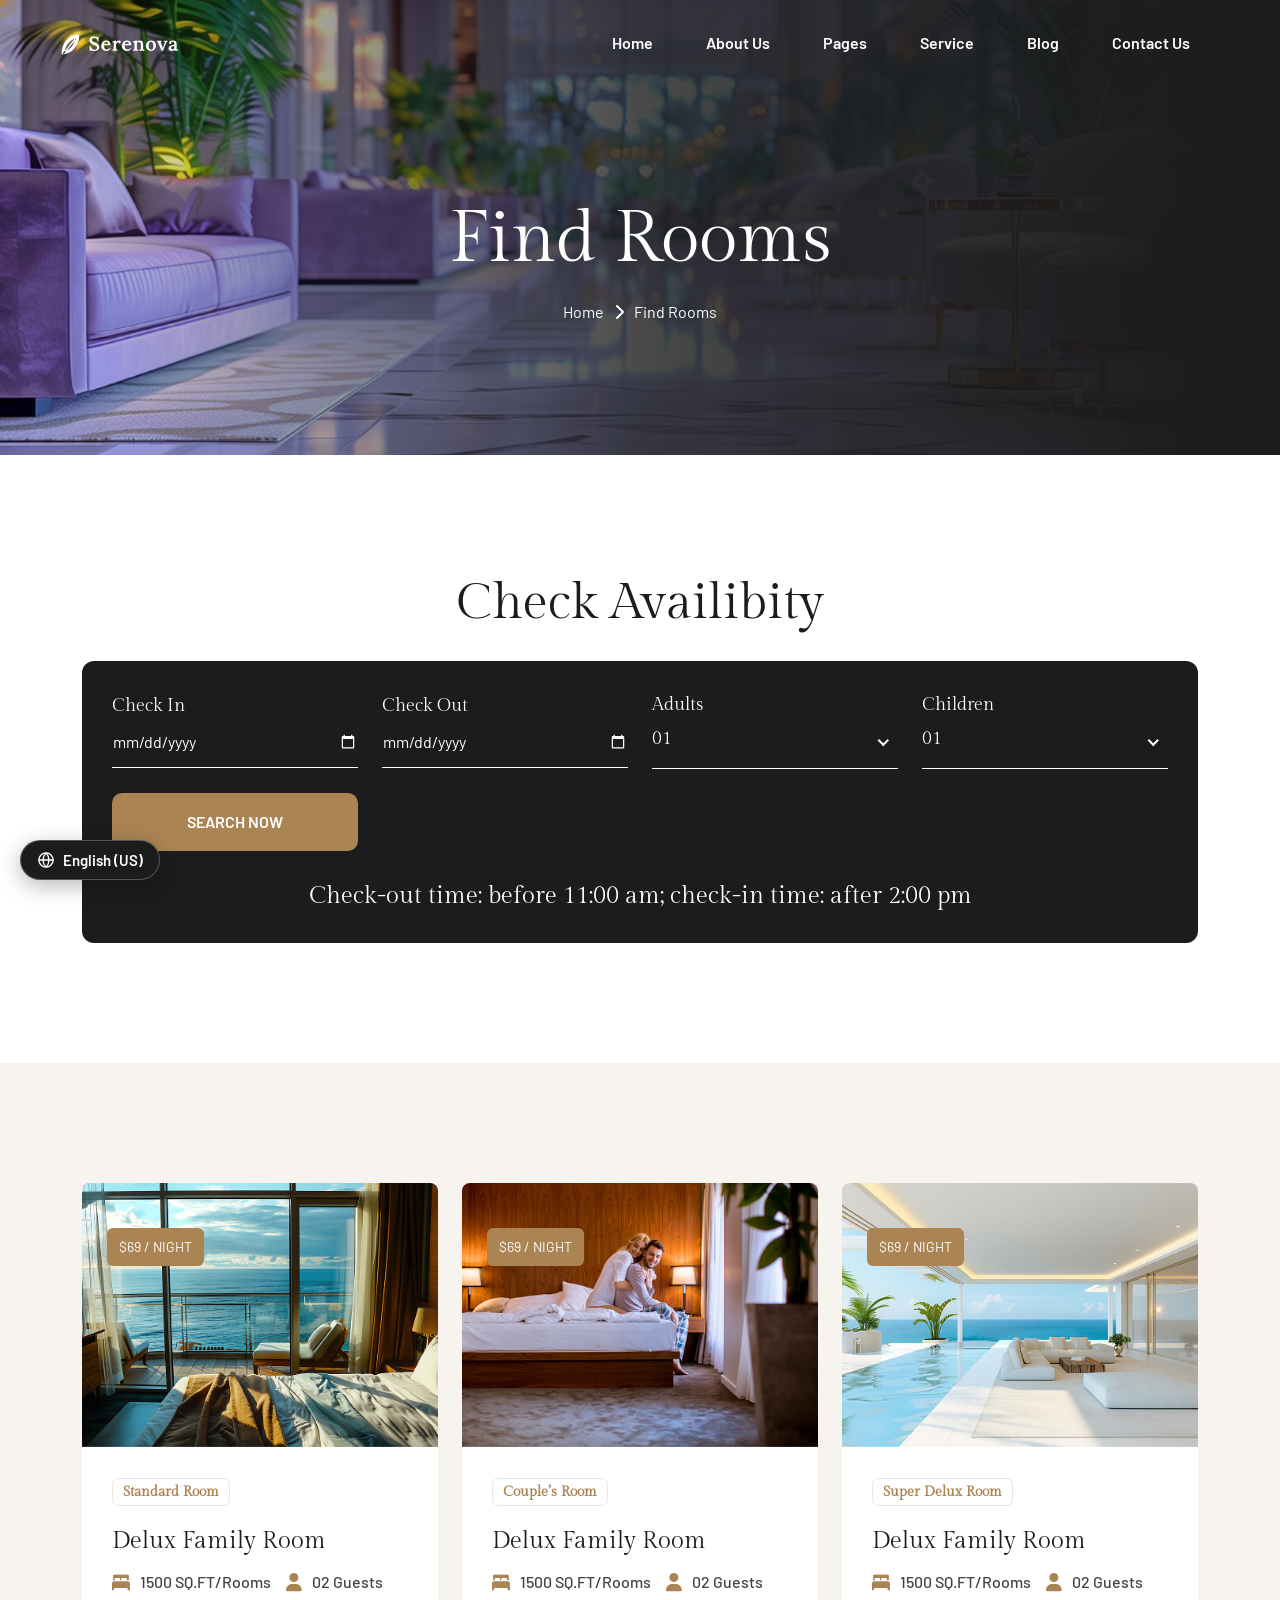
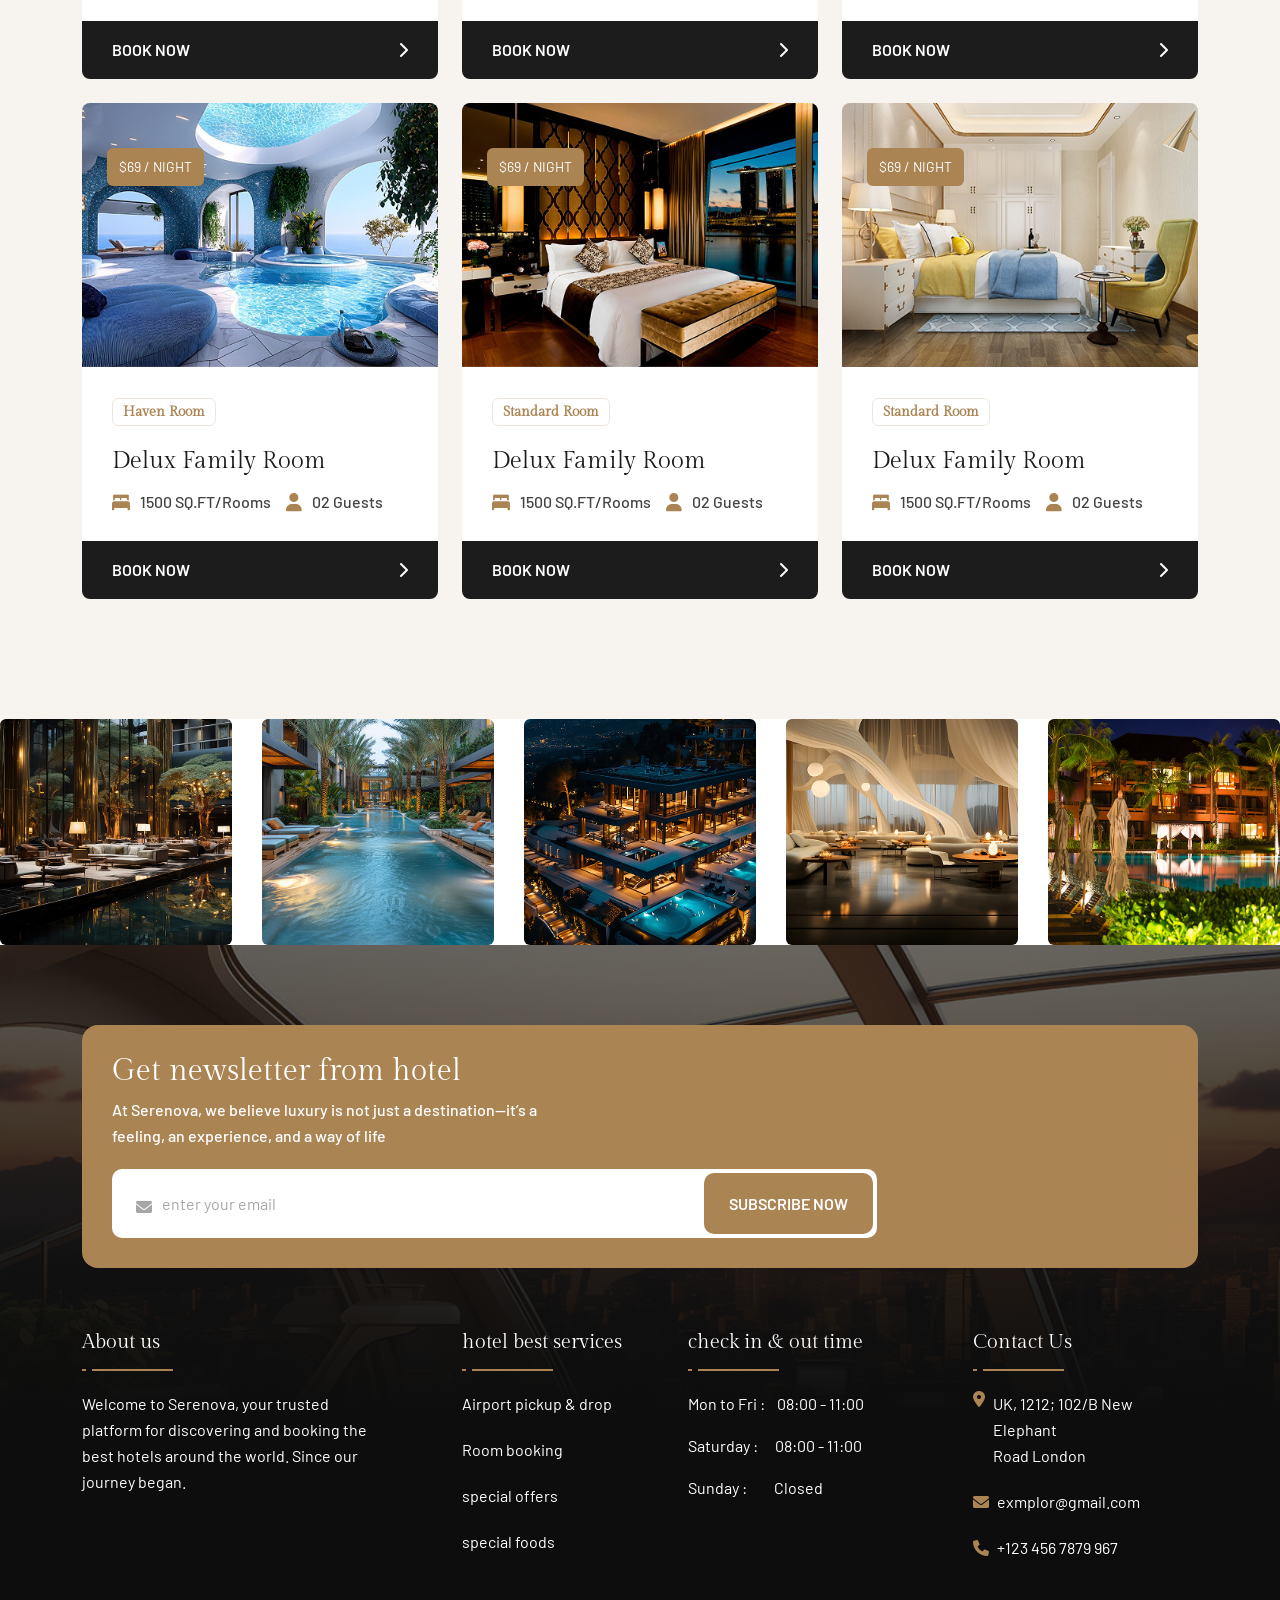
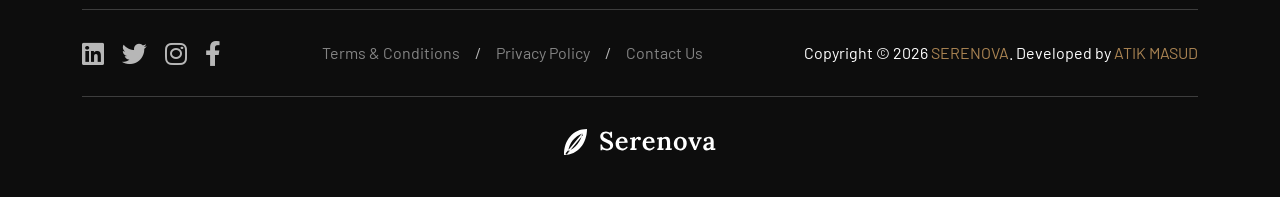
<file: room.html>
<!doctype html>
<html lang="en">
    <head>
        <meta charset="UTF-8" />
        <meta http-equiv="X-UA-Compatible" content="IE=edge" />
        <meta name="viewport" content="width=device-width, initial-scale=1" />
        <meta name="author" content="Atik Masud" />
        <meta name="description" content="Serenova - Hotel Booking" />
        <title>Serenova - Hotel Booking</title>
        <link rel="shortcut icon" href="assets/img/favicon.svg" />
        <link rel="stylesheet" href="assets/css/bootstrap.min.css" />
        <link rel="stylesheet" href="assets/css/all.min.css" />
        <link rel="stylesheet" href="assets/css/animate.css" />
        <link rel="stylesheet" href="assets/css/magnific-popup.css" />
        <link rel="stylesheet" href="assets/css/mousecursor.css" />
        <link rel="stylesheet" href="assets/css/meanmenu.css" />
        <link rel="stylesheet" href="assets/css/odometer.css" />
        <link rel="stylesheet" href="assets/css/swiper-bundle.min.css" />
        <link rel="stylesheet" href="assets/css/nice-select.css" />
        <link rel="stylesheet" href="assets/css/main.css" />
        <link rel="stylesheet" href="assets/css/i18n.css" />
    </head>
    <body>
        <div id="preloader">
            <div class="preloader-content">
                <img src="assets/img/logo/black-logo.svg" alt="Hotel Logo" class="preloader-logo" />
                <div class="spinner"></div>
                <p>Booking your experience...</p>
            </div>
        </div>
        <button id="back-top" class="back-to-top show">
            <i class="fa-regular fa-arrow-up"></i>
        </button>
        <div class="mouseCursor cursor-outer"></div>
        <div class="mouseCursor cursor-inner"></div>
        <div class="fix-area">
            <div class="offcanvas__info">
                <div class="offcanvas__wrapper">
                    <div class="offcanvas__content">
                        <div class="offcanvas__top mb-5 d-flex justify-content-between align-items-center">
                            <div class="offcanvas__logo">
                                <a href="index.html">
                                    <img src="assets/img/logo/black-logo.svg" alt="logo-img" />
                                </a>
                            </div>
                            <div class="offcanvas__close">
                                <button>
                                    <i class="fas fa-times"></i>
                                </button>
                            </div>
                        </div>
                        <p class="text d-none d-xl-block">
                            Nullam dignissim, ante scelerisque the is euismod fermentum odio sem semper the is erat, a
                            feugiat leo urna eget eros. Duis Aenean a imperdiet risus.
                        </p>
                        <div class="mobile-menu fix mb-3"></div>
                        <div class="offcanvas__contact d-xl-block">
                            <h4 class="d-xl-block">Contact Info</h4>
                            <ul class="d-xl-block">
                                <li class="d-flex align-items-center">
                                    <div class="offcanvas__contact-icon">
                                        <i class="fal fa-map-marker-alt"></i>
                                    </div>
                                    <div class="offcanvas__contact-text">
                                        <a target="_blank" href="#">Main Street, Melbourne, Australia</a>
                                    </div>
                                </li>
                                <li class="d-flex align-items-center">
                                    <div class="offcanvas__contact-icon mr-15">
                                        <i class="fal fa-envelope"></i>
                                    </div>
                                    <div class="offcanvas__contact-text">
                                        <a href="mailto:info@example.com"
                                            ><span class="mailto:info@example.com">info@example.com</span></a
                                        >
                                    </div>
                                </li>
                                <li class="d-flex align-items-center">
                                    <div class="offcanvas__contact-icon mr-15">
                                        <i class="fal fa-clock"></i>
                                    </div>
                                    <div class="offcanvas__contact-text">
                                        <a target="_blank" href="#">Mod-friday, 09am -05pm</a>
                                    </div>
                                </li>
                                <li class="d-flex align-items-center">
                                    <div class="offcanvas__contact-icon mr-15">
                                        <i class="far fa-phone"></i>
                                    </div>
                                    <div class="offcanvas__contact-text">
                                        <a href="tel:+11002345909">+11002345909</a>
                                    </div>
                                </li>
                            </ul>
                            <div class="social-icon d-flex align-items-center">
                                <a href="#"><i class="fab fa-facebook-f"></i></a>
                                <a href="#"><i class="fab fa-twitter"></i></a>
                                <a href="#"><i class="fab fa-youtube"></i></a>
                                <a href="#"><i class="fab fa-linkedin-in"></i></a>
                            </div>
                        </div>
                    </div>
                </div>
            </div>
        </div>
        <div class="offcanvas__overlay"></div>
        <div class="header-top-section-3 style-bg">
            <div class="container-fluid">
                <div class="header-top-wrapper-3 style-inner">
                    <div class="header-left">
                        <ul class="list">
                            <li>
                                <i class="fa-solid fa-phone"></i>
                                <a href="tel:+093783575222">+09 378 357 5222</a>
                            </li>
                            <li>/</li>
                            <li>
                                <i class="fa-solid fa-envelope"></i>
                                <a href="mailto:info@example.com">info@example.com</a>
                            </li>
                            <li>/</li>
                            <li>
                                <i class="fa-solid fa-location-dot"></i>
                                Elgin Street, 6391, Celina, Delaware
                            </li>
                        </ul>
                    </div>
                    <div class="social-icon">
                        <a href="#"><i class="fa-brands fa-linkedin"></i></a>
                        <a href="#"><i class="fa-brands fa-twitter"></i></a>
                        <a href="#"><i class="fa-brands fa-instagram"></i></a>
                        <a href="#"><i class="fa-brands fa-facebook-f"></i></a>
                    </div>
                </div>
            </div>
        </div>
        <header id="header-sticky" class="header-1 header-3">
            <div class="container-fluid">
                <div class="mega-menu-wrapper">
                    <div class="header-main">
                        <div class="header-left">
                            <div class="logo">
                                <a href="index.html" class="header-logo">
                                    <img src="assets/img/logo/white-logo.svg" alt="logo-img" />
                                </a>
                                <a href="index.html" class="header-logo-2">
                                    <img src="assets/img/logo/black-logo.svg" alt="logo-img" />
                                </a>
                            </div>
                        </div>
                        <div class="header-right style-3 d-flex justify-content-end align-items-center">
                            <div class="mean__menu-wrapper">
                                <div class="main-menu">
                                    <nav id="mobile-menu">
                                        <ul>
                                            <li><a href="index.html">Home</a></li>
                                            <li>
                                                <a href="about.html">About Us</a>
                                            </li>
                                            <li class="has-dropdown">
                                                <a href="news-details.html"> Pages </a>
                                                <ul class="submenu">
                                                    <li class="has-dropdown">
                                                        <a href="room-details.html">
                                                            Room
                                                            <i class="fas fa-angle-right"></i>
                                                        </a>
                                                        <ul class="submenu">
                                                            <li><a href="room.html"> Our Room</a></li>
                                                            <li><a href="room-details.html">Room Details</a></li>
                                                        </ul>
                                                    </li>
                                                    <li><a href="facilitie.html">Hotel Facilities</a></li>
                                                    <li class="has-dropdown">
                                                        <a href="team-details.html">
                                                            Team
                                                            <i class="fas fa-angle-right"></i>
                                                        </a>
                                                        <ul class="submenu">
                                                            <li><a href="team.html">Our Team</a></li>
                                                            <li><a href="team-details.html">Team Details</a></li>
                                                        </ul>
                                                    </li>
                                                    <li><a href="testimonial.html">Our Testimonial</a></li>
                                                    <li><a href="404.html">404 Page</a></li>
                                                </ul>
                                            </li>
                                            <li>
                                                <a href="service-details.html"> Service </a>
                                                <ul class="submenu">
                                                    <li><a href="service.html">Our Service</a></li>
                                                    <li>
                                                        <a href="service-details.html">Service Details</a>
                                                    </li>
                                                </ul>
                                            </li>
                                            <li>
                                                <a href="news-details.html"> Blog </a>
                                                <ul class="submenu">
                                                    <li><a href="news-grid.html">Blog Grid</a></li>
                                                    <li><a href="news.html">Blog Standard</a></li>
                                                    <li><a href="news-details.html">Blog Details</a></li>
                                                </ul>
                                            </li>
                                            <li>
                                                <a href="contact.html">Contact Us</a>
                                            </li>
                                        </ul>
                                    </nav>
                                </div>
                            </div>
                            <div class="header-button">
                                <a href="contact.html" class="theme-btn style-3"> BOOK NOW </a>
                            </div>
                            <div class="header__hamburger d-xl-none my-auto">
                                <div class="sidebar__toggle">
                                    <i class="fas fa-bars"></i>
                                </div>
                            </div>
                        </div>
                    </div>
                </div>
            </div>
        </header>
        <div class="breadcrumb-wrapper bg-cover" style="background-image: url(&quot;assets/img/breadcrumb.jpg&quot;)">
            <div class="container">
                <div class="page-heading">
                    <div class="breadcrumb-sub-title">
                        <h1 class="text-white wow fadeInUp" data-wow-delay=".3s">Find Rooms</h1>
                    </div>
                    <ul class="breadcrumb-items wow fadeInUp" data-wow-delay=".5s">
                        <li>
                            <a href="index.html"> Home </a>
                        </li>
                        <li>
                            <i class="fa-solid fa-chevron-right"></i>
                        </li>
                        <li>Find Rooms</li>
                    </ul>
                </div>
            </div>
        </div>
        <section class="booking-section section-padding fix">
            <div class="container">
                <div class="section-title text-center">
                    <h2 class="wow fadeInUp" data-wow-delay=".3s">Check Availibity</h2>
                </div>
                <div class="booking-reserve-wrapper">
                    <form action="#">
                        <div
                            class="row g-4 row-cols-xxl-5 align-items-center row-cols-xl-4 row-cols-lg-3 row-cols-md-2 row-cols-1"
                        >
                            <div class="col">
                                <div class="form-clt">
                                    <span>Check In</span>
                                    <input type="date" id="date1" name="date1" />
                                </div>
                            </div>
                            <div class="col">
                                <div class="form-clt">
                                    <span>Check Out</span>
                                    <input type="date" id="date" name="date" />
                                </div>
                            </div>
                            <div class="col">
                                <div class="form-clt">
                                    <span>Adults</span>
                                    <div class="form">
                                        <select class="single-select w-100" style="display: none">
                                            <option>01</option>
                                            <option>02</option>
                                            <option>03</option>
                                            <option>04</option>
                                        </select>
                                    </div>
                                </div>
                            </div>
                            <div class="col">
                                <div class="form-clt">
                                    <span>Children</span>
                                    <div class="form">
                                        <select class="single-select w-100" style="display: none">
                                            <option>01</option>
                                            <option>02</option>
                                            <option>03</option>
                                            <option>04</option>
                                        </select>
                                    </div>
                                </div>
                            </div>
                            <div class="col">
                                <div class="form-clt">
                                    <button class="theme-btn w-100" type="submit">SEARCH NOW</button>
                                </div>
                            </div>
                        </div>
                    </form>
                    <h4 class="text-white">Check-out time: before 11:00 am; check-in time: after 2:00 pm</h4>
                </div>
            </div>
        </section>
        <section class="room-section section-padding fix hero-bg">
            <div class="container">
                <div class="row g-4">
                    <div class="col-xl-4 col-lg-6 col-md-6 wow fadeInUp" data-wow-delay=".3s">
                        <div class="room-box-item mt-0">
                            <div class="room-image">
                                <img src="assets/img/home-1/room/01.jpg" alt="img" />
                                <img src="assets/img/home-1/room/01.jpg" alt="img" />
                                <span>$69 / NIGHT</span>
                            </div>
                            <div class="content-item">
                                <div class="room-content">
                                    <h6>Standard Room</h6>
                                    <h4>
                                        <a href="room-details.html">Delux Family Room</a>
                                    </h4>
                                    <ul class="list">
                                        <li>
                                            <i class="fa-solid fa-bed-front"></i>
                                            1500 SQ.FT/Rooms
                                        </li>
                                        <li>
                                            <i class="fa-solid fa-user"></i>
                                            02 Guests
                                        </li>
                                    </ul>
                                </div>
                                <a href="room-details.html" class="theme-btn">
                                    Book Now <i class="fa-solid fa-chevron-right"></i>
                                </a>
                            </div>
                        </div>
                    </div>
                    <div class="col-xl-4 col-lg-6 col-md-6 wow fadeInUp" data-wow-delay=".5s">
                        <div class="room-box-item mt-0">
                            <div class="room-image">
                                <img src="assets/img/home-1/room/02.jpg" alt="img" />
                                <img src="assets/img/home-1/room/02.jpg" alt="img" />
                                <span>$69 / NIGHT</span>
                            </div>
                            <div class="content-item">
                                <div class="room-content">
                                    <h6>Couple’s Room</h6>
                                    <h4>
                                        <a href="room-details.html">Delux Family Room</a>
                                    </h4>
                                    <ul class="list">
                                        <li>
                                            <i class="fa-solid fa-bed-front"></i>
                                            1500 SQ.FT/Rooms
                                        </li>
                                        <li>
                                            <i class="fa-solid fa-user"></i>
                                            02 Guests
                                        </li>
                                    </ul>
                                </div>
                                <a href="room-details.html" class="theme-btn">
                                    Book Now <i class="fa-solid fa-chevron-right"></i>
                                </a>
                            </div>
                        </div>
                    </div>
                    <div class="col-xl-4 col-lg-6 col-md-6 wow fadeInUp" data-wow-delay=".7s">
                        <div class="room-box-item mt-0">
                            <div class="room-image">
                                <img src="assets/img/home-1/room/03.jpg" alt="img" />
                                <img src="assets/img/home-1/room/03.jpg" alt="img" />
                                <span>$69 / NIGHT</span>
                            </div>
                            <div class="content-item">
                                <div class="room-content">
                                    <h6>Super Delux Room</h6>
                                    <h4>
                                        <a href="room-details.html">Delux Family Room</a>
                                    </h4>
                                    <ul class="list">
                                        <li>
                                            <i class="fa-solid fa-bed-front"></i>
                                            1500 SQ.FT/Rooms
                                        </li>
                                        <li>
                                            <i class="fa-solid fa-user"></i>
                                            02 Guests
                                        </li>
                                    </ul>
                                </div>
                                <a href="room-details.html" class="theme-btn">
                                    Book Now <i class="fa-solid fa-chevron-right"></i>
                                </a>
                            </div>
                        </div>
                    </div>
                    <div class="col-xl-4 col-lg-6 col-md-6 wow fadeInUp" data-wow-delay=".3s">
                        <div class="room-box-item mt-0">
                            <div class="room-image">
                                <img src="assets/img/home-1/room/04.jpg" alt="img" />
                                <img src="assets/img/home-1/room/04.jpg" alt="img" />
                                <span>$69 / NIGHT</span>
                            </div>
                            <div class="content-item">
                                <div class="room-content">
                                    <h6>Haven Room</h6>
                                    <h4>
                                        <a href="room-details.html">Delux Family Room</a>
                                    </h4>
                                    <ul class="list">
                                        <li>
                                            <i class="fa-solid fa-bed-front"></i>
                                            1500 SQ.FT/Rooms
                                        </li>
                                        <li>
                                            <i class="fa-solid fa-user"></i>
                                            02 Guests
                                        </li>
                                    </ul>
                                </div>
                                <a href="room-details.html" class="theme-btn">
                                    Book Now <i class="fa-solid fa-chevron-right"></i>
                                </a>
                            </div>
                        </div>
                    </div>
                    <div class="col-xl-4 col-lg-6 col-md-6 wow fadeInUp" data-wow-delay=".5s">
                        <div class="room-box-item mt-0">
                            <div class="room-image">
                                <img src="assets/img/home-1/room/05.jpg" alt="img" />
                                <img src="assets/img/home-1/room/05.jpg" alt="img" />
                                <span>$69 / NIGHT</span>
                            </div>
                            <div class="content-item">
                                <div class="room-content">
                                    <h6>Standard Room</h6>
                                    <h4>
                                        <a href="room-details.html">Delux Family Room</a>
                                    </h4>
                                    <ul class="list">
                                        <li>
                                            <i class="fa-solid fa-bed-front"></i>
                                            1500 SQ.FT/Rooms
                                        </li>
                                        <li>
                                            <i class="fa-solid fa-user"></i>
                                            02 Guests
                                        </li>
                                    </ul>
                                </div>
                                <a href="room-details.html" class="theme-btn">
                                    Book Now <i class="fa-solid fa-chevron-right"></i>
                                </a>
                            </div>
                        </div>
                    </div>
                    <div class="col-xl-4 col-lg-6 col-md-6 wow fadeInUp" data-wow-delay=".7s">
                        <div class="room-box-item mt-0">
                            <div class="room-image">
                                <img src="assets/img/home-1/room/06.jpg" alt="img" />
                                <img src="assets/img/home-1/room/06.jpg" alt="img" />
                                <span>$69 / NIGHT</span>
                            </div>
                            <div class="content-item">
                                <div class="room-content">
                                    <h6>Standard Room</h6>
                                    <h4>
                                        <a href="room-details.html">Delux Family Room</a>
                                    </h4>
                                    <ul class="list">
                                        <li>
                                            <i class="fa-solid fa-bed-front"></i>
                                            1500 SQ.FT/Rooms
                                        </li>
                                        <li>
                                            <i class="fa-solid fa-user"></i>
                                            02 Guests
                                        </li>
                                    </ul>
                                </div>
                                <a href="room-details.html" class="theme-btn">
                                    Book Now <i class="fa-solid fa-chevron-right"></i>
                                </a>
                            </div>
                        </div>
                    </div>
                </div>
            </div>
        </section>
        <div class="instagram-section-2 fix">
            <div class="swiper instagram-banner-slider">
                <div class="swiper-wrapper">
                    <div class="swiper-slide">
                        <div class="instagram-banner-items">
                            <div class="banner-image">
                                <img src="assets/img/home-1/instagram/01.jpg" alt="insta-img" />
                                <a href="index.html" class="icon">
                                    <i class="fa-brands fa-instagram"></i>
                                </a>
                            </div>
                        </div>
                    </div>
                    <div class="swiper-slide">
                        <div class="instagram-banner-items">
                            <div class="banner-image">
                                <img src="assets/img/home-1/instagram/02.jpg" alt="insta-img" />
                                <a href="index.html" class="icon">
                                    <i class="fa-brands fa-instagram"></i>
                                </a>
                            </div>
                        </div>
                    </div>
                    <div class="swiper-slide">
                        <div class="instagram-banner-items">
                            <div class="banner-image">
                                <img src="assets/img/home-1/instagram/03.jpg" alt="insta-img" />
                                <a href="index.html" class="icon">
                                    <i class="fa-brands fa-instagram"></i>
                                </a>
                            </div>
                        </div>
                    </div>
                    <div class="swiper-slide">
                        <div class="instagram-banner-items">
                            <div class="banner-image">
                                <img src="assets/img/home-1/instagram/04.jpg" alt="insta-img" />
                                <a href="index.html" class="icon">
                                    <i class="fa-brands fa-instagram"></i>
                                </a>
                            </div>
                        </div>
                    </div>
                    <div class="swiper-slide">
                        <div class="instagram-banner-items">
                            <div class="banner-image">
                                <img src="assets/img/home-1/instagram/05.jpg" alt="insta-img" />
                                <a href="index.html" class="icon">
                                    <i class="fa-brands fa-instagram"></i>
                                </a>
                            </div>
                        </div>
                    </div>
                    <div class="swiper-slide">
                        <div class="instagram-banner-items">
                            <div class="banner-image">
                                <img src="assets/img/home-1/instagram/06.jpg" alt="insta-img" />
                                <a href="index.html" class="icon">
                                    <i class="fa-brands fa-instagram"></i>
                                </a>
                            </div>
                        </div>
                    </div>
                </div>
            </div>
        </div>
        <footer class="footer-section fix bg-cover" style="background-image: url(assets/img/home-1/footer.jpg)">
            <div class="container">
                <div class="footer-newsletter">
                    <div class="newsletter-content">
                        <h3>Get newsletter from hotel</h3>
                        <p>
                            At Serenova, we believe luxury is not just a destination—it’s a feeling, an experience, and
                            a way of life
                        </p>
                    </div>
                    <form action="#">
                        <div class="form-clt">
                            <i class="fa-solid fa-envelope"></i>
                            <input type="text" name="email" id="email" placeholder="enter your email" />
                            <button type="submit" class="theme-btn">subscribe now</button>
                        </div>
                    </form>
                </div>
                <div class="footer-widget-wrapper">
                    <div class="row">
                        <div class="col-xl-4 col-md-6 col-lg-3 wow fadeInUp" data-wow-delay=".2s">
                            <div class="single-footer-widget">
                                <div class="widget-title">
                                    <h5>About us</h5>
                                </div>
                                <div class="footer-content">
                                    <p>
                                        Welcome to Serenova, your trusted platform for discovering and booking the best
                                        hotels around the world. Since our journey began.
                                    </p>
                                </div>
                            </div>
                        </div>
                        <div class="col-xl-2 col-md-6 col-lg-3 wow fadeInUp" data-wow-delay=".4s">
                            <div class="single-footer-widget">
                                <div class="widget-title">
                                    <h5>hotel best services</h5>
                                </div>
                                <ul class="list">
                                    <li>
                                        <a href="service-details.html">Airport pickup & drop</a>
                                    </li>
                                    <li>
                                        <a href="service-details.html">Room booking</a>
                                    </li>
                                    <li>
                                        <a href="service-details.html">special offers</a>
                                    </li>
                                    <li>
                                        <a href="service-details.html">special foods</a>
                                    </li>
                                </ul>
                            </div>
                        </div>
                        <div class="col-xl-3 ps-lg-5 col-md-6 col-lg-3 wow fadeInUp" data-wow-delay=".6s">
                            <div class="single-footer-widget">
                                <div class="widget-title">
                                    <h5>check in & out time</h5>
                                </div>
                                <ul class="date-list">
                                    <li>Mon to Fri : <span class="style-1">08:00 - 11:00</span></li>
                                    <li>Saturday : <span>08:00 - 11:00</span></li>
                                    <li>Sunday : <span class="style-3">Closed</span></li>
                                </ul>
                            </div>
                        </div>
                        <div class="col-xl-3 ps-lg-5 col-md-6 col-lg-3 wow fadeInUp" data-wow-delay=".8s">
                            <div class="single-footer-widget">
                                <div class="widget-title">
                                    <h5>Contact Us</h5>
                                </div>
                                <ul class="contact-item">
                                    <li>
                                        <i class="fa-solid fa-location-dot"></i>
                                        UK, 1212; 102/B New Elephant <br />
                                        Road London
                                    </li>
                                    <li class="style-2">
                                        <i class="fa-solid fa-envelope"></i>
                                        <a href="mailto:exmplor@gmail.com">exmplor@gmail.com</a>
                                    </li>
                                    <li class="style-2">
                                        <i class="fa-solid fa-phone"></i>
                                        <a href="tel:+1234567879967">+123 456 7879 967</a>
                                    </li>
                                </ul>
                            </div>
                        </div>
                    </div>
                </div>
                <div class="footer-bottom">
                    <div class="footer-wrapper">
                        <div class="social-icon wow fadeInLeft" data-wow-delay=".3s">
                            <a href="#"><i class="fa-brands fa-linkedin"></i></a>
                            <a href="#"><i class="fa-brands fa-twitter"></i></a>
                            <a href="#"><i class="fa-brands fa-instagram"></i></a>
                            <a href="#"><i class="fa-brands fa-facebook-f"></i></a>
                        </div>
                        <ul class="footer-list wow fadeInUp" data-wow-delay=".5s">
                            <li>
                                <a href="contact.html">Terms & Conditions</a>
                            </li>
                            <li>/</li>
                            <li>
                                <a href="contact.html">Privacy Policy</a>
                            </li>
                            <li>/</li>
                            <li>
                                <a href="contact.html">Contact Us</a>
                            </li>
                        </ul>
                        <p class="wow fadeInRight" data-wow-delay=".7s">
                            Copyright © 2026 <span>Serenova</span>. Developed by <span>Atik Masud</span>
                        </p>
                    </div>
                    <a href="index.html" class="footer-logo wow fadeInUp" data-wow-delay=".3s">
                        <img src="assets/img/logo/white-logo.svg" alt="img" />
                    </a>
                </div>
            </div>
        </footer>
        <script src="assets/js/jquery-3.7.1.min.js"></script>
        <script src="assets/js/bootstrap.bundle.min.js"></script>
        <script src="assets/js/jquery.nice-select.min.js"></script>
        <script src="assets/js/swiper-bundle.min.js"></script>
        <script src="assets/js/jquery.meanmenu.min.js"></script>
        <script src="assets/js/jquery.magnific-popup.min.js"></script>
        <script src="assets/js/wow.min.js"></script>
        <script src="assets/js/main.js"></script>
        <script src="assets/js/i18n-data.js"></script>
        <script src="assets/js/i18n.js"></script>
    </body>
</html>
</file>
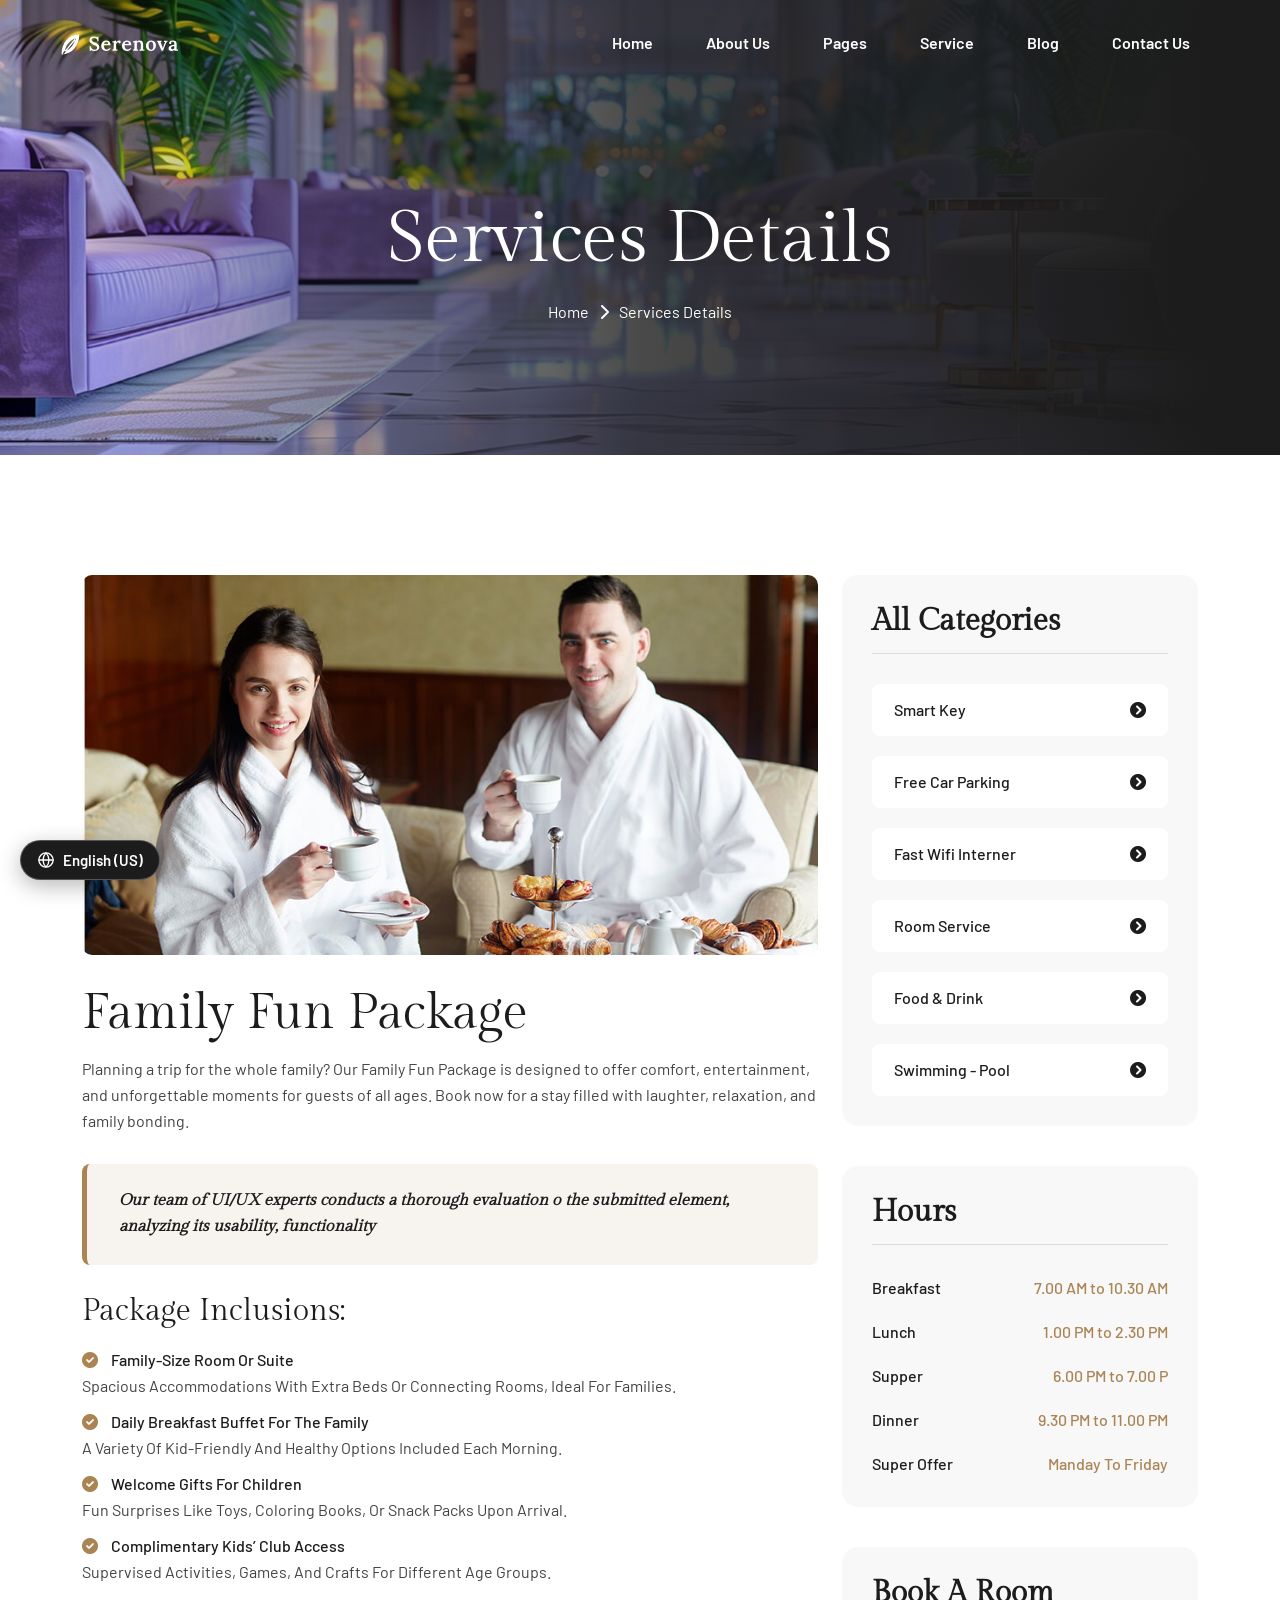
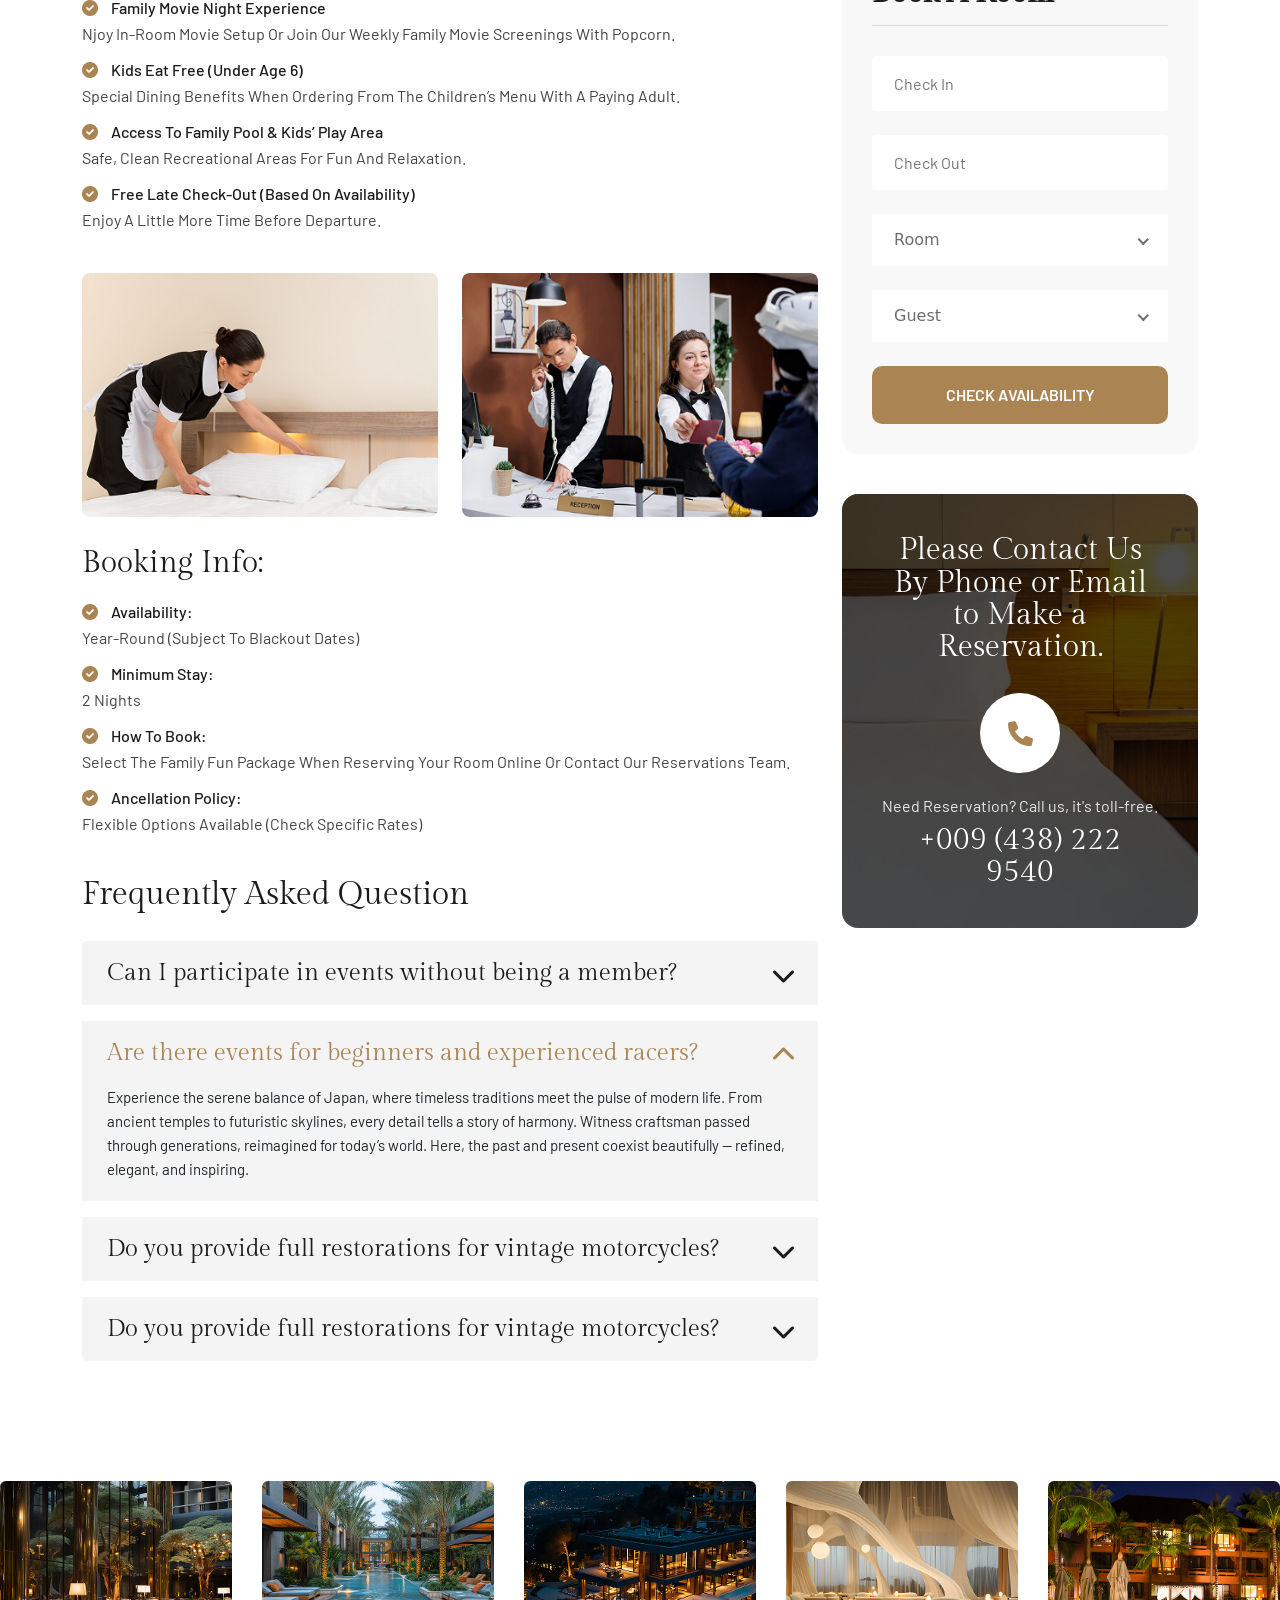
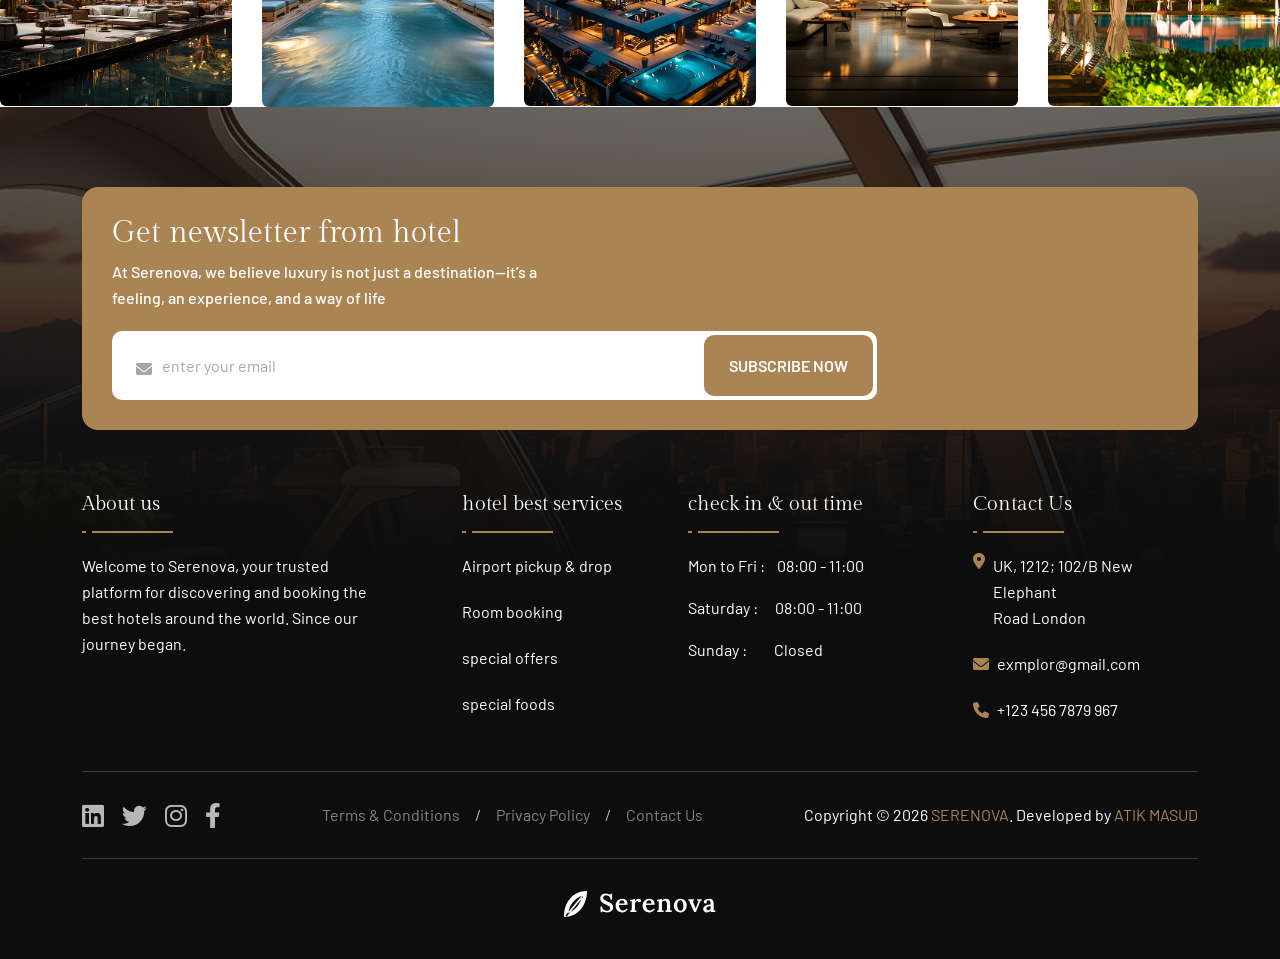
<file: service-details.html>
<!doctype html>
<html lang="en">
    <head>
        <meta charset="UTF-8" />
        <meta http-equiv="X-UA-Compatible" content="IE=edge" />
        <meta name="viewport" content="width=device-width, initial-scale=1" />
        <meta name="author" content="Atik Masud" />
        <meta name="description" content="Serenova - Hotel Booking" />
        <title>Serenova - Hotel Booking</title>
        <link rel="shortcut icon" href="assets/img/favicon.svg" />
        <link rel="stylesheet" href="assets/css/bootstrap.min.css" />
        <link rel="stylesheet" href="assets/css/all.min.css" />
        <link rel="stylesheet" href="assets/css/animate.css" />
        <link rel="stylesheet" href="assets/css/magnific-popup.css" />
        <link rel="stylesheet" href="assets/css/mousecursor.css" />
        <link rel="stylesheet" href="assets/css/meanmenu.css" />
        <link rel="stylesheet" href="assets/css/odometer.css" />
        <link rel="stylesheet" href="assets/css/swiper-bundle.min.css" />
        <link rel="stylesheet" href="assets/css/nice-select.css" />
        <link rel="stylesheet" href="assets/css/main.css" />
        <link rel="stylesheet" href="assets/css/i18n.css" />
    </head>
    <body>
        <div id="preloader">
            <div class="preloader-content">
                <img src="assets/img/logo/black-logo.svg" alt="Hotel Logo" class="preloader-logo" />
                <div class="spinner"></div>
                <p>Booking your experience...</p>
            </div>
        </div>
        <button id="back-top" class="back-to-top show">
            <i class="fa-regular fa-arrow-up"></i>
        </button>
        <div class="mouseCursor cursor-outer"></div>
        <div class="mouseCursor cursor-inner"></div>
        <div class="fix-area">
            <div class="offcanvas__info">
                <div class="offcanvas__wrapper">
                    <div class="offcanvas__content">
                        <div class="offcanvas__top mb-5 d-flex justify-content-between align-items-center">
                            <div class="offcanvas__logo">
                                <a href="index.html">
                                    <img src="assets/img/logo/black-logo.svg" alt="logo-img" />
                                </a>
                            </div>
                            <div class="offcanvas__close">
                                <button>
                                    <i class="fas fa-times"></i>
                                </button>
                            </div>
                        </div>
                        <p class="text d-none d-xl-block">
                            Nullam dignissim, ante scelerisque the is euismod fermentum odio sem semper the is erat, a
                            feugiat leo urna eget eros. Duis Aenean a imperdiet risus.
                        </p>
                        <div class="mobile-menu fix mb-3"></div>
                        <div class="offcanvas__contact d-xl-block">
                            <h4 class="d-xl-block">Contact Info</h4>
                            <ul class="d-xl-block">
                                <li class="d-flex align-items-center">
                                    <div class="offcanvas__contact-icon">
                                        <i class="fal fa-map-marker-alt"></i>
                                    </div>
                                    <div class="offcanvas__contact-text">
                                        <a target="_blank" href="#">Main Street, Melbourne, Australia</a>
                                    </div>
                                </li>
                                <li class="d-flex align-items-center">
                                    <div class="offcanvas__contact-icon mr-15">
                                        <i class="fal fa-envelope"></i>
                                    </div>
                                    <div class="offcanvas__contact-text">
                                        <a href="mailto:info@example.com"
                                            ><span class="mailto:info@example.com">info@example.com</span></a
                                        >
                                    </div>
                                </li>
                                <li class="d-flex align-items-center">
                                    <div class="offcanvas__contact-icon mr-15">
                                        <i class="fal fa-clock"></i>
                                    </div>
                                    <div class="offcanvas__contact-text">
                                        <a target="_blank" href="#">Mod-friday, 09am -05pm</a>
                                    </div>
                                </li>
                                <li class="d-flex align-items-center">
                                    <div class="offcanvas__contact-icon mr-15">
                                        <i class="far fa-phone"></i>
                                    </div>
                                    <div class="offcanvas__contact-text">
                                        <a href="tel:+11002345909">+11002345909</a>
                                    </div>
                                </li>
                            </ul>
                            <div class="social-icon d-flex align-items-center">
                                <a href="#"><i class="fab fa-facebook-f"></i></a>
                                <a href="#"><i class="fab fa-twitter"></i></a>
                                <a href="#"><i class="fab fa-youtube"></i></a>
                                <a href="#"><i class="fab fa-linkedin-in"></i></a>
                            </div>
                        </div>
                    </div>
                </div>
            </div>
        </div>
        <div class="offcanvas__overlay"></div>
        <div class="header-top-section-3 style-bg">
            <div class="container-fluid">
                <div class="header-top-wrapper-3 style-inner">
                    <div class="header-left">
                        <ul class="list">
                            <li>
                                <i class="fa-solid fa-phone"></i>
                                <a href="tel:+093783575222">+09 378 357 5222</a>
                            </li>
                            <li>/</li>
                            <li>
                                <i class="fa-solid fa-envelope"></i>
                                <a href="mailto:info@example.com">info@example.com</a>
                            </li>
                            <li>/</li>
                            <li>
                                <i class="fa-solid fa-location-dot"></i>
                                Elgin Street, 6391, Celina, Delaware
                            </li>
                        </ul>
                    </div>
                    <div class="social-icon">
                        <a href="#"><i class="fa-brands fa-linkedin"></i></a>
                        <a href="#"><i class="fa-brands fa-twitter"></i></a>
                        <a href="#"><i class="fa-brands fa-instagram"></i></a>
                        <a href="#"><i class="fa-brands fa-facebook-f"></i></a>
                    </div>
                </div>
            </div>
        </div>
        <header id="header-sticky" class="header-1 header-3">
            <div class="container-fluid">
                <div class="mega-menu-wrapper">
                    <div class="header-main">
                        <div class="header-left">
                            <div class="logo">
                                <a href="index.html" class="header-logo">
                                    <img src="assets/img/logo/white-logo.svg" alt="logo-img" />
                                </a>
                                <a href="index.html" class="header-logo-2">
                                    <img src="assets/img/logo/black-logo.svg" alt="logo-img" />
                                </a>
                            </div>
                        </div>
                        <div class="header-right style-3 d-flex justify-content-end align-items-center">
                            <div class="mean__menu-wrapper">
                                <div class="main-menu">
                                    <nav id="mobile-menu">
                                        <ul>
                                            <li><a href="index.html">Home</a></li>
                                            <li>
                                                <a href="about.html">About Us</a>
                                            </li>
                                            <li class="has-dropdown">
                                                <a href="news-details.html"> Pages </a>
                                                <ul class="submenu">
                                                    <li class="has-dropdown">
                                                        <a href="room-details.html">
                                                            Room
                                                            <i class="fas fa-angle-right"></i>
                                                        </a>
                                                        <ul class="submenu">
                                                            <li><a href="room.html"> Our Room</a></li>
                                                            <li><a href="room-details.html">Room Details</a></li>
                                                        </ul>
                                                    </li>
                                                    <li><a href="facilitie.html">Hotel Facilities</a></li>
                                                    <li class="has-dropdown">
                                                        <a href="team-details.html">
                                                            Team
                                                            <i class="fas fa-angle-right"></i>
                                                        </a>
                                                        <ul class="submenu">
                                                            <li><a href="team.html">Our Team</a></li>
                                                            <li><a href="team-details.html">Team Details</a></li>
                                                        </ul>
                                                    </li>
                                                    <li><a href="testimonial.html">Our Testimonial</a></li>
                                                    <li><a href="404.html">404 Page</a></li>
                                                </ul>
                                            </li>
                                            <li>
                                                <a href="service-details.html"> Service </a>
                                                <ul class="submenu">
                                                    <li><a href="service.html">Our Service</a></li>
                                                    <li>
                                                        <a href="service-details.html">Service Details</a>
                                                    </li>
                                                </ul>
                                            </li>
                                            <li>
                                                <a href="news-details.html"> Blog </a>
                                                <ul class="submenu">
                                                    <li><a href="news-grid.html">Blog Grid</a></li>
                                                    <li><a href="news.html">Blog Standard</a></li>
                                                    <li><a href="news-details.html">Blog Details</a></li>
                                                </ul>
                                            </li>
                                            <li>
                                                <a href="contact.html">Contact Us</a>
                                            </li>
                                        </ul>
                                    </nav>
                                </div>
                            </div>
                            <div class="header-button">
                                <a href="contact.html" class="theme-btn style-3"> BOOK NOW </a>
                            </div>
                            <div class="header__hamburger d-xl-none my-auto">
                                <div class="sidebar__toggle">
                                    <i class="fas fa-bars"></i>
                                </div>
                            </div>
                        </div>
                    </div>
                </div>
            </div>
        </header>
        <div class="breadcrumb-wrapper bg-cover" style="background-image: url(&quot;assets/img/breadcrumb.jpg&quot;)">
            <div class="container">
                <div class="page-heading">
                    <div class="breadcrumb-sub-title">
                        <h1 class="text-white wow fadeInUp" data-wow-delay=".3s">Services Details</h1>
                    </div>
                    <ul class="breadcrumb-items wow fadeInUp" data-wow-delay=".5s">
                        <li>
                            <a href="index.html"> Home </a>
                        </li>
                        <li>
                            <i class="fa-solid fa-chevron-right"></i>
                        </li>
                        <li>Services Details</li>
                    </ul>
                </div>
            </div>
        </div>
        <section class="service-details-section section-padding fix">
            <div class="container">
                <div class="service-details-wrapper">
                    <div class="row g-4">
                        <div class="col-lg-8 col-12">
                            <div class="details-image">
                                <img src="assets/img/inner-page/service-details/details-1.jpg" alt="img" />
                            </div>
                            <div class="details-content">
                                <h2>Family Fun Package</h2>
                                <p>
                                    Planning a trip for the whole family? Our Family Fun Package is designed to offer
                                    comfort, entertainment, and unforgettable moments for guests of all ages. Book now
                                    for a stay filled with laughter, relaxation, and family bonding.
                                </p>
                                <span class="box">
                                    Our team of UI/UX experts conducts a thorough evaluation o the submitted element,
                                    analyzing its usability, functionality
                                </span>
                                <div class="details-list-item">
                                    <h3>Package Inclusions:</h3>
                                    <ul>
                                        <li>
                                            <span>
                                                <i class="fa-solid fa-circle-check"></i>
                                                Family-Size Room or Suite
                                            </span>
                                            Spacious accommodations with extra beds or connecting rooms, ideal for
                                            families.
                                        </li>
                                        <li>
                                            <span>
                                                <i class="fa-solid fa-circle-check"></i>
                                                Daily Breakfast Buffet for the Family
                                            </span>
                                            A variety of kid-friendly and healthy options included each morning.
                                        </li>
                                        <li>
                                            <span>
                                                <i class="fa-solid fa-circle-check"></i>
                                                Welcome Gifts for Children
                                            </span>
                                            Fun surprises like toys, coloring books, or snack packs upon arrival.
                                        </li>
                                        <li>
                                            <span>
                                                <i class="fa-solid fa-circle-check"></i>
                                                Complimentary Kids’ Club Access
                                            </span>
                                            Supervised activities, games, and crafts for different age groups.
                                        </li>
                                        <li>
                                            <span>
                                                <i class="fa-solid fa-circle-check"></i>
                                                Family Movie Night Experience
                                            </span>
                                            njoy in-room movie setup or join our weekly family movie screenings with
                                            popcorn.
                                        </li>
                                        <li>
                                            <span>
                                                <i class="fa-solid fa-circle-check"></i>
                                                Kids Eat Free (Under Age 6)
                                            </span>
                                            Special dining benefits when ordering from the children’s menu with a paying
                                            adult.
                                        </li>
                                        <li>
                                            <span>
                                                <i class="fa-solid fa-circle-check"></i>
                                                Access to Family Pool &amp; Kids’ Play Area
                                            </span>
                                            Safe, clean recreational areas for fun and relaxation.
                                        </li>
                                        <li>
                                            <span>
                                                <i class="fa-solid fa-circle-check"></i>
                                                Free Late Check-Out (Based on Availability)
                                            </span>
                                            Enjoy a little more time before departure.
                                        </li>
                                    </ul>
                                </div>
                                <div class="row g-4">
                                    <div class="col-md-6">
                                        <div class="details-image-2">
                                            <img src="assets/img/inner-page/service-details/details-2.jpg" alt="img" />
                                        </div>
                                    </div>
                                    <div class="col-md-6">
                                        <div class="details-image-2">
                                            <img src="assets/img/inner-page/service-details/details-3.jpg" alt="img" />
                                        </div>
                                    </div>
                                </div>
                                <div class="details-list-item">
                                    <h3>Booking Info:</h3>
                                    <ul>
                                        <li>
                                            <span>
                                                <i class="fa-solid fa-circle-check"></i>
                                                Availability:
                                            </span>
                                            Year-round (subject to blackout dates)
                                        </li>
                                        <li>
                                            <span>
                                                <i class="fa-solid fa-circle-check"></i>
                                                Minimum Stay:
                                            </span>
                                            2 nights
                                        </li>
                                        <li>
                                            <span>
                                                <i class="fa-solid fa-circle-check"></i>
                                                How to Book:
                                            </span>
                                            Select the Family Fun Package when reserving your room online or contact our
                                            reservations team.
                                        </li>
                                        <li>
                                            <span>
                                                <i class="fa-solid fa-circle-check"></i>
                                                ancellation Policy:
                                            </span>
                                            Flexible options available (check specific rates)
                                        </li>
                                    </ul>
                                </div>
                                <div class="faq-content">
                                    <h3>Frequently Asked Question</h3>
                                    <div class="faq-items">
                                        <div class="accordion" id="accordionExample">
                                            <div class="accordion-item mb-3 wow fadeInUp" data-wow-delay=".2s">
                                                <h5 class="accordion-header" id="headingTwo">
                                                    <button
                                                        class="accordion-button collapsed"
                                                        type="button"
                                                        data-bs-toggle="collapse"
                                                        data-bs-target="#collapseTwo"
                                                        aria-expanded="false"
                                                        aria-controls="collapseTwo"
                                                    >
                                                        Can I participate in events without being a member?
                                                    </button>
                                                </h5>
                                                <div
                                                    id="collapseTwo"
                                                    class="accordion-collapse collapse"
                                                    aria-labelledby="headingTwo"
                                                    data-bs-parent="#accordionExample"
                                                >
                                                    <div class="accordion-body">
                                                        <p>
                                                            Experience the serene balance of Japan, where timeless
                                                            traditions meet the pulse of modern life. From ancient
                                                            temples to futuristic skylines, every detail tells a story
                                                            of harmony. Witness craftsman passed through generations,
                                                            reimagined for today’s world. Here, the past and present
                                                            coexist beautifully — refined, elegant, and inspiring.
                                                        </p>
                                                    </div>
                                                </div>
                                            </div>
                                            <div class="accordion-item mb-3 wow fadeInUp" data-wow-delay=".8s">
                                                <h5 class="accordion-header" id="headingOne">
                                                    <button
                                                        class="accordion-button"
                                                        type="button"
                                                        data-bs-toggle="collapse"
                                                        data-bs-target="#collapseOne"
                                                        aria-expanded="true"
                                                        aria-controls="collapseOne"
                                                    >
                                                        Are there events for beginners and experienced racers?
                                                    </button>
                                                </h5>
                                                <div
                                                    id="collapseOne"
                                                    class="accordion-collapse collapse show"
                                                    aria-labelledby="headingOne"
                                                    data-bs-parent="#accordionExample"
                                                >
                                                    <div class="accordion-body">
                                                        <p>
                                                            Experience the serene balance of Japan, where timeless
                                                            traditions meet the pulse of modern life. From ancient
                                                            temples to futuristic skylines, every detail tells a story
                                                            of harmony. Witness craftsman passed through generations,
                                                            reimagined for today’s world. Here, the past and present
                                                            coexist beautifully — refined, elegant, and inspiring.
                                                        </p>
                                                    </div>
                                                </div>
                                            </div>
                                            <div class="accordion-item mb-3 wow fadeInUp" data-wow-delay=".4s">
                                                <h5 class="accordion-header" id="headingthree">
                                                    <button
                                                        class="accordion-button collapsed"
                                                        type="button"
                                                        data-bs-toggle="collapse"
                                                        data-bs-target="#collapsethree"
                                                        aria-expanded="false"
                                                        aria-controls="collapsethree"
                                                    >
                                                        Do you provide full restorations for vintage motorcycles?
                                                    </button>
                                                </h5>
                                                <div
                                                    id="collapsethree"
                                                    class="accordion-collapse collapse"
                                                    aria-labelledby="headingthree"
                                                    data-bs-parent="#accordionExample"
                                                >
                                                    <div class="accordion-body">
                                                        <p>
                                                            Experience the serene balance of Japan, where timeless
                                                            traditions meet the pulse of modern life. From ancient
                                                            temples to futuristic skylines, every detail tells a story
                                                            of harmony. Witness craftsman passed through generations,
                                                            reimagined for today’s world. Here, the past and present
                                                            coexist beautifully — refined, elegant, and inspiring.
                                                        </p>
                                                    </div>
                                                </div>
                                            </div>
                                            <div class="accordion-item wow fadeInUp" data-wow-delay=".6s">
                                                <h5 class="accordion-header" id="headingfour">
                                                    <button
                                                        class="accordion-button collapsed"
                                                        type="button"
                                                        data-bs-toggle="collapse"
                                                        data-bs-target="#collapsefour"
                                                        aria-expanded="false"
                                                        aria-controls="collapsefour"
                                                    >
                                                        Do you provide full restorations for vintage motorcycles?
                                                    </button>
                                                </h5>
                                                <div
                                                    id="collapsefour"
                                                    class="accordion-collapse collapse"
                                                    aria-labelledby="headingfour"
                                                    data-bs-parent="#accordionExample"
                                                >
                                                    <div class="accordion-body">
                                                        <p>
                                                            Experience the serene balance of Japan, where timeless
                                                            traditions meet the pulse of modern life. From ancient
                                                            temples to futuristic skylines, every detail tells a story
                                                            of harmony. Witness craftsman passed through generations,
                                                            reimagined for today’s world. Here, the past and present
                                                            coexist beautifully — refined, elegant, and inspiring.
                                                        </p>
                                                    </div>
                                                </div>
                                            </div>
                                        </div>
                                    </div>
                                </div>
                            </div>
                        </div>
                        <div class="col-lg-4 col-12">
                            <div class="service-main-sideber">
                                <div class="single-sideber-widget">
                                    <div class="widget-title">
                                        <h3>All Categories</h3>
                                    </div>
                                    <ul class="category-list">
                                        <li>
                                            <a href="service-details.html">Smart Key</a
                                            ><span><i class="fa-solid fa-circle-chevron-right"></i></span>
                                        </li>
                                        <li>
                                            <a href="service-details.html">Free Car Parking</a
                                            ><span><i class="fa-solid fa-circle-chevron-right"></i></span>
                                        </li>
                                        <li>
                                            <a href="service-details.html">Fast Wifi Interner</a
                                            ><span><i class="fa-solid fa-circle-chevron-right"></i></span>
                                        </li>
                                        <li>
                                            <a href="service-details.html">Room Service</a
                                            ><span><i class="fa-solid fa-circle-chevron-right"></i></span>
                                        </li>
                                        <li>
                                            <a href="service-details.html">Food & Drink</a
                                            ><span><i class="fa-solid fa-circle-chevron-right"></i></span>
                                        </li>
                                        <li>
                                            <a href="service-details.html">Swimming - Pool</a
                                            ><span><i class="fa-solid fa-circle-chevron-right"></i></span>
                                        </li>
                                    </ul>
                                </div>
                                <div class="single-sideber-widget">
                                    <div class="widget-title">
                                        <h3>Hours</h3>
                                    </div>
                                    <ul class="hours-list">
                                        <li><span>Breakfast</span> <b>7.00 AM to 10.30 AM</b></li>
                                        <li><span>Lunch</span> <b>1.00 PM to 2.30 PM</b></li>
                                        <li><span>Supper</span> <b>6.00 PM to 7.00 P</b></li>
                                        <li><span>Dinner</span> <b>9.30 PM to 11.00 PM</b></li>
                                        <li><span>Super Offer</span> <b>Manday To Friday</b></li>
                                    </ul>
                                </div>
                                <div class="single-sideber-widget">
                                    <div class="widget-title">
                                        <h3>Book A Room</h3>
                                    </div>
                                    <div class="booking-item">
                                        <form action="#">
                                            <div class="row g-4">
                                                <div class="col-lg-12">
                                                    <div class="form-clt">
                                                        <input type="text" placeholder="Check In" />
                                                    </div>
                                                </div>
                                                <div class="col-lg-12">
                                                    <div class="form-clt">
                                                        <input type="text" placeholder="Check Out" />
                                                    </div>
                                                </div>
                                                <div class="col-lg-12">
                                                    <div class="form-clt">
                                                        <div class="form">
                                                            <select class="single-select w-100" style="display: none">
                                                                <option>Room</option>
                                                                <option>01</option>
                                                                <option>02</option>
                                                                <option>03</option>
                                                            </select>
                                                        </div>
                                                    </div>
                                                </div>
                                                <div class="col-lg-12">
                                                    <div class="form-clt">
                                                        <div class="form">
                                                            <select class="single-select w-100" style="display: none">
                                                                <option>Guest</option>
                                                                <option>01</option>
                                                                <option>02</option>
                                                                <option>03</option>
                                                            </select>
                                                        </div>
                                                    </div>
                                                </div>
                                                <div class="col-lg-12">
                                                    <button class="theme-btn w-100" type="submit">
                                                        CHECK AVAILABILITY
                                                    </button>
                                                </div>
                                            </div>
                                        </form>
                                    </div>
                                </div>
                                <div
                                    class="service-details-contact-bg text-center bg-cover"
                                    style="
                                        background-image: url(&quot;assets/img/inner-page/service-details/bg.jpg&quot;);
                                    "
                                >
                                    <h3>Please Contact Us By Phone or Email to Make a Reservation.</h3>
                                    <div class="icon">
                                        <i class="fa-solid fa-phone"></i>
                                    </div>
                                    <p>Need Reservation? Call us, it's toll-free.</p>
                                    <h3><a href="tel:+0094382229540">+009 (438) 222 9540 </a></h3>
                                </div>
                            </div>
                        </div>
                    </div>
                </div>
            </div>
        </section>
        <div class="instagram-section-2 fix">
            <div class="swiper instagram-banner-slider">
                <div class="swiper-wrapper">
                    <div class="swiper-slide">
                        <div class="instagram-banner-items">
                            <div class="banner-image">
                                <img src="assets/img/home-1/instagram/01.jpg" alt="insta-img" />
                                <a href="index.html" class="icon">
                                    <i class="fa-brands fa-instagram"></i>
                                </a>
                            </div>
                        </div>
                    </div>
                    <div class="swiper-slide">
                        <div class="instagram-banner-items">
                            <div class="banner-image">
                                <img src="assets/img/home-1/instagram/02.jpg" alt="insta-img" />
                                <a href="index.html" class="icon">
                                    <i class="fa-brands fa-instagram"></i>
                                </a>
                            </div>
                        </div>
                    </div>
                    <div class="swiper-slide">
                        <div class="instagram-banner-items">
                            <div class="banner-image">
                                <img src="assets/img/home-1/instagram/03.jpg" alt="insta-img" />
                                <a href="index.html" class="icon">
                                    <i class="fa-brands fa-instagram"></i>
                                </a>
                            </div>
                        </div>
                    </div>
                    <div class="swiper-slide">
                        <div class="instagram-banner-items">
                            <div class="banner-image">
                                <img src="assets/img/home-1/instagram/04.jpg" alt="insta-img" />
                                <a href="index.html" class="icon">
                                    <i class="fa-brands fa-instagram"></i>
                                </a>
                            </div>
                        </div>
                    </div>
                    <div class="swiper-slide">
                        <div class="instagram-banner-items">
                            <div class="banner-image">
                                <img src="assets/img/home-1/instagram/05.jpg" alt="insta-img" />
                                <a href="index.html" class="icon">
                                    <i class="fa-brands fa-instagram"></i>
                                </a>
                            </div>
                        </div>
                    </div>
                    <div class="swiper-slide">
                        <div class="instagram-banner-items">
                            <div class="banner-image">
                                <img src="assets/img/home-1/instagram/06.jpg" alt="insta-img" />
                                <a href="index.html" class="icon">
                                    <i class="fa-brands fa-instagram"></i>
                                </a>
                            </div>
                        </div>
                    </div>
                </div>
            </div>
        </div>
        <footer class="footer-section fix bg-cover" style="background-image: url(assets/img/home-1/footer.jpg)">
            <div class="container">
                <div class="footer-newsletter">
                    <div class="newsletter-content">
                        <h3>Get newsletter from hotel</h3>
                        <p>
                            At Serenova, we believe luxury is not just a destination—it’s a feeling, an experience, and
                            a way of life
                        </p>
                    </div>
                    <form action="#">
                        <div class="form-clt">
                            <i class="fa-solid fa-envelope"></i>
                            <input type="text" name="email" id="email" placeholder="enter your email" />
                            <button type="submit" class="theme-btn">subscribe now</button>
                        </div>
                    </form>
                </div>
                <div class="footer-widget-wrapper">
                    <div class="row">
                        <div class="col-xl-4 col-md-6 col-lg-3 wow fadeInUp" data-wow-delay=".2s">
                            <div class="single-footer-widget">
                                <div class="widget-title">
                                    <h5>About us</h5>
                                </div>
                                <div class="footer-content">
                                    <p>
                                        Welcome to Serenova, your trusted platform for discovering and booking the best
                                        hotels around the world. Since our journey began.
                                    </p>
                                </div>
                            </div>
                        </div>
                        <div class="col-xl-2 col-md-6 col-lg-3 wow fadeInUp" data-wow-delay=".4s">
                            <div class="single-footer-widget">
                                <div class="widget-title">
                                    <h5>hotel best services</h5>
                                </div>
                                <ul class="list">
                                    <li>
                                        <a href="service-details.html">Airport pickup & drop</a>
                                    </li>
                                    <li>
                                        <a href="service-details.html">Room booking</a>
                                    </li>
                                    <li>
                                        <a href="service-details.html">special offers</a>
                                    </li>
                                    <li>
                                        <a href="service-details.html">special foods</a>
                                    </li>
                                </ul>
                            </div>
                        </div>
                        <div class="col-xl-3 ps-lg-5 col-md-6 col-lg-3 wow fadeInUp" data-wow-delay=".6s">
                            <div class="single-footer-widget">
                                <div class="widget-title">
                                    <h5>check in & out time</h5>
                                </div>
                                <ul class="date-list">
                                    <li>Mon to Fri : <span class="style-1">08:00 - 11:00</span></li>
                                    <li>Saturday : <span>08:00 - 11:00</span></li>
                                    <li>Sunday : <span class="style-3">Closed</span></li>
                                </ul>
                            </div>
                        </div>
                        <div class="col-xl-3 ps-lg-5 col-md-6 col-lg-3 wow fadeInUp" data-wow-delay=".8s">
                            <div class="single-footer-widget">
                                <div class="widget-title">
                                    <h5>Contact Us</h5>
                                </div>
                                <ul class="contact-item">
                                    <li>
                                        <i class="fa-solid fa-location-dot"></i>
                                        UK, 1212; 102/B New Elephant <br />
                                        Road London
                                    </li>
                                    <li class="style-2">
                                        <i class="fa-solid fa-envelope"></i>
                                        <a href="mailto:exmplor@gmail.com">exmplor@gmail.com</a>
                                    </li>
                                    <li class="style-2">
                                        <i class="fa-solid fa-phone"></i>
                                        <a href="tel:+1234567879967">+123 456 7879 967</a>
                                    </li>
                                </ul>
                            </div>
                        </div>
                    </div>
                </div>
                <div class="footer-bottom">
                    <div class="footer-wrapper">
                        <div class="social-icon wow fadeInLeft" data-wow-delay=".3s">
                            <a href="#"><i class="fa-brands fa-linkedin"></i></a>
                            <a href="#"><i class="fa-brands fa-twitter"></i></a>
                            <a href="#"><i class="fa-brands fa-instagram"></i></a>
                            <a href="#"><i class="fa-brands fa-facebook-f"></i></a>
                        </div>
                        <ul class="footer-list wow fadeInUp" data-wow-delay=".5s">
                            <li>
                                <a href="contact.html">Terms & Conditions</a>
                            </li>
                            <li>/</li>
                            <li>
                                <a href="contact.html">Privacy Policy</a>
                            </li>
                            <li>/</li>
                            <li>
                                <a href="contact.html">Contact Us</a>
                            </li>
                        </ul>
                        <p class="wow fadeInRight" data-wow-delay=".7s">
                            Copyright © 2026 <span>Serenova</span>. Developed by <span>Atik Masud</span>
                        </p>
                    </div>
                    <a href="index.html" class="footer-logo wow fadeInUp" data-wow-delay=".3s">
                        <img src="assets/img/logo/white-logo.svg" alt="img" />
                    </a>
                </div>
            </div>
        </footer>
        <script src="assets/js/jquery-3.7.1.min.js"></script>
        <script src="assets/js/bootstrap.bundle.min.js"></script>
        <script src="assets/js/jquery.nice-select.min.js"></script>
        <script src="assets/js/swiper-bundle.min.js"></script>
        <script src="assets/js/jquery.meanmenu.min.js"></script>
        <script src="assets/js/jquery.magnific-popup.min.js"></script>
        <script src="assets/js/wow.min.js"></script>
        <script src="assets/js/main.js"></script>
        <script src="assets/js/i18n-data.js"></script>
        <script src="assets/js/i18n.js"></script>
    </body>
</html>
</file>
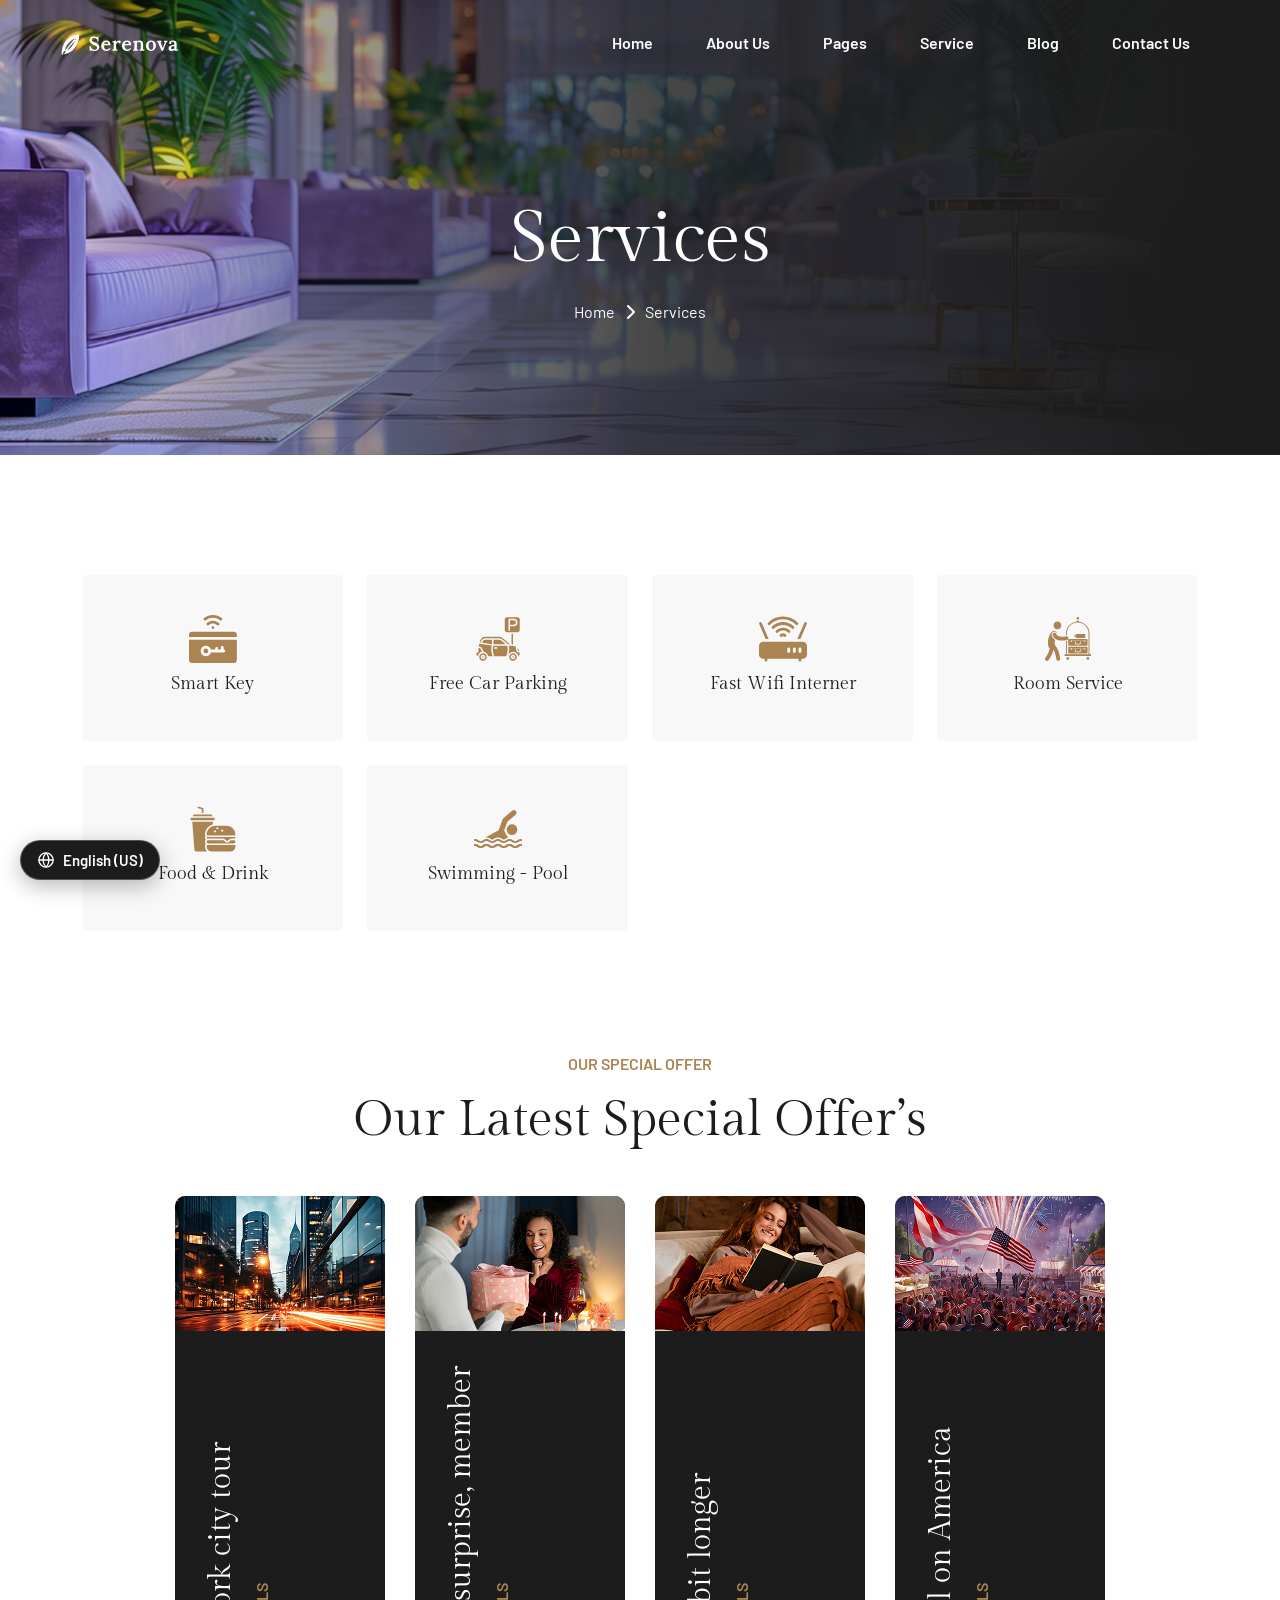
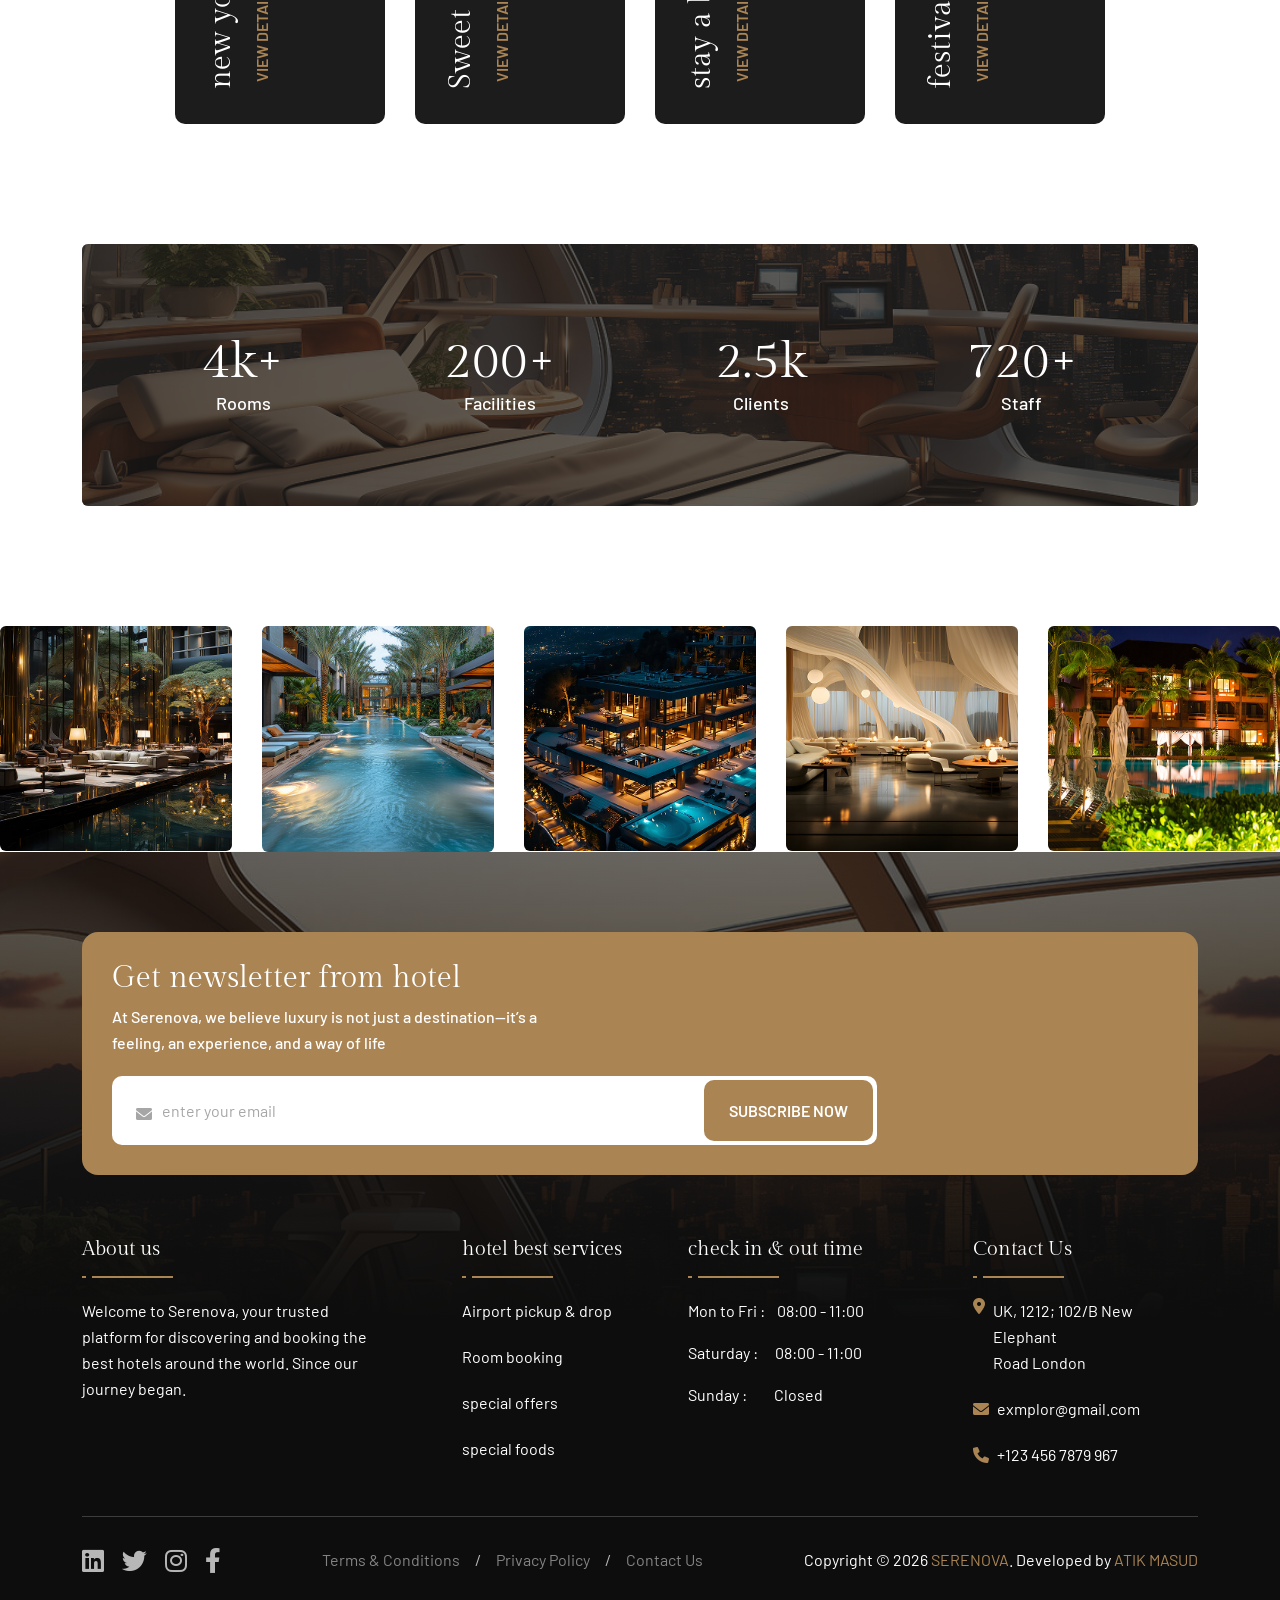
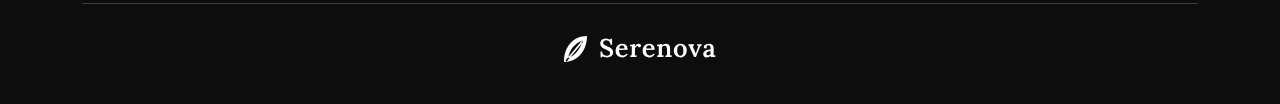
<file: service.html>
<!doctype html>
<html lang="en">
    <head>
        <meta charset="UTF-8" />
        <meta http-equiv="X-UA-Compatible" content="IE=edge" />
        <meta name="viewport" content="width=device-width, initial-scale=1" />
        <meta name="author" content="Atik Masud" />
        <meta name="description" content="Serenova - Hotel Booking" />
        <title>Serenova - Hotel Booking</title>
        <link rel="shortcut icon" href="assets/img/favicon.svg" />
        <link rel="stylesheet" href="assets/css/bootstrap.min.css" />
        <link rel="stylesheet" href="assets/css/all.min.css" />
        <link rel="stylesheet" href="assets/css/animate.css" />
        <link rel="stylesheet" href="assets/css/magnific-popup.css" />
        <link rel="stylesheet" href="assets/css/mousecursor.css" />
        <link rel="stylesheet" href="assets/css/meanmenu.css" />
        <link rel="stylesheet" href="assets/css/odometer.css" />
        <link rel="stylesheet" href="assets/css/swiper-bundle.min.css" />
        <link rel="stylesheet" href="assets/css/nice-select.css" />
        <link rel="stylesheet" href="assets/css/main.css" />
        <link rel="stylesheet" href="assets/css/i18n.css" />
    </head>
    <body>
        <div id="preloader">
            <div class="preloader-content">
                <img src="assets/img/logo/black-logo.svg" alt="Hotel Logo" class="preloader-logo" />
                <div class="spinner"></div>
                <p>Booking your experience...</p>
            </div>
        </div>
        <button id="back-top" class="back-to-top show">
            <i class="fa-regular fa-arrow-up"></i>
        </button>
        <div class="mouseCursor cursor-outer"></div>
        <div class="mouseCursor cursor-inner"></div>
        <div class="fix-area">
            <div class="offcanvas__info">
                <div class="offcanvas__wrapper">
                    <div class="offcanvas__content">
                        <div class="offcanvas__top mb-5 d-flex justify-content-between align-items-center">
                            <div class="offcanvas__logo">
                                <a href="index.html">
                                    <img src="assets/img/logo/black-logo.svg" alt="logo-img" />
                                </a>
                            </div>
                            <div class="offcanvas__close">
                                <button>
                                    <i class="fas fa-times"></i>
                                </button>
                            </div>
                        </div>
                        <p class="text d-none d-xl-block">
                            Nullam dignissim, ante scelerisque the is euismod fermentum odio sem semper the is erat, a
                            feugiat leo urna eget eros. Duis Aenean a imperdiet risus.
                        </p>
                        <div class="mobile-menu fix mb-3"></div>
                        <div class="offcanvas__contact d-xl-block">
                            <h4 class="d-xl-block">Contact Info</h4>
                            <ul class="d-xl-block">
                                <li class="d-flex align-items-center">
                                    <div class="offcanvas__contact-icon">
                                        <i class="fal fa-map-marker-alt"></i>
                                    </div>
                                    <div class="offcanvas__contact-text">
                                        <a target="_blank" href="#">Main Street, Melbourne, Australia</a>
                                    </div>
                                </li>
                                <li class="d-flex align-items-center">
                                    <div class="offcanvas__contact-icon mr-15">
                                        <i class="fal fa-envelope"></i>
                                    </div>
                                    <div class="offcanvas__contact-text">
                                        <a href="mailto:info@example.com"
                                            ><span class="mailto:info@example.com">info@example.com</span></a
                                        >
                                    </div>
                                </li>
                                <li class="d-flex align-items-center">
                                    <div class="offcanvas__contact-icon mr-15">
                                        <i class="fal fa-clock"></i>
                                    </div>
                                    <div class="offcanvas__contact-text">
                                        <a target="_blank" href="#">Mod-friday, 09am -05pm</a>
                                    </div>
                                </li>
                                <li class="d-flex align-items-center">
                                    <div class="offcanvas__contact-icon mr-15">
                                        <i class="far fa-phone"></i>
                                    </div>
                                    <div class="offcanvas__contact-text">
                                        <a href="tel:+11002345909">+11002345909</a>
                                    </div>
                                </li>
                            </ul>
                            <div class="social-icon d-flex align-items-center">
                                <a href="#"><i class="fab fa-facebook-f"></i></a>
                                <a href="#"><i class="fab fa-twitter"></i></a>
                                <a href="#"><i class="fab fa-youtube"></i></a>
                                <a href="#"><i class="fab fa-linkedin-in"></i></a>
                            </div>
                        </div>
                    </div>
                </div>
            </div>
        </div>
        <div class="offcanvas__overlay"></div>
        <div class="header-top-section-3 style-bg">
            <div class="container-fluid">
                <div class="header-top-wrapper-3 style-inner">
                    <div class="header-left">
                        <ul class="list">
                            <li>
                                <i class="fa-solid fa-phone"></i>
                                <a href="tel:+093783575222">+09 378 357 5222</a>
                            </li>
                            <li>/</li>
                            <li>
                                <i class="fa-solid fa-envelope"></i>
                                <a href="mailto:info@example.com">info@example.com</a>
                            </li>
                            <li>/</li>
                            <li>
                                <i class="fa-solid fa-location-dot"></i>
                                Elgin Street, 6391, Celina, Delaware
                            </li>
                        </ul>
                    </div>
                    <div class="social-icon">
                        <a href="#"><i class="fa-brands fa-linkedin"></i></a>
                        <a href="#"><i class="fa-brands fa-twitter"></i></a>
                        <a href="#"><i class="fa-brands fa-instagram"></i></a>
                        <a href="#"><i class="fa-brands fa-facebook-f"></i></a>
                    </div>
                </div>
            </div>
        </div>
        <header id="header-sticky" class="header-1 header-3">
            <div class="container-fluid">
                <div class="mega-menu-wrapper">
                    <div class="header-main">
                        <div class="header-left">
                            <div class="logo">
                                <a href="index.html" class="header-logo">
                                    <img src="assets/img/logo/white-logo.svg" alt="logo-img" />
                                </a>
                                <a href="index.html" class="header-logo-2">
                                    <img src="assets/img/logo/black-logo.svg" alt="logo-img" />
                                </a>
                            </div>
                        </div>
                        <div class="header-right style-3 d-flex justify-content-end align-items-center">
                            <div class="mean__menu-wrapper">
                                <div class="main-menu">
                                    <nav id="mobile-menu">
                                        <ul>
                                            <li><a href="index.html">Home</a></li>
                                            <li>
                                                <a href="about.html">About Us</a>
                                            </li>
                                            <li class="has-dropdown">
                                                <a href="news-details.html"> Pages </a>
                                                <ul class="submenu">
                                                    <li class="has-dropdown">
                                                        <a href="room-details.html">
                                                            Room
                                                            <i class="fas fa-angle-right"></i>
                                                        </a>
                                                        <ul class="submenu">
                                                            <li><a href="room.html"> Our Room</a></li>
                                                            <li><a href="room-details.html">Room Details</a></li>
                                                        </ul>
                                                    </li>
                                                    <li><a href="facilitie.html">Hotel Facilities</a></li>
                                                    <li class="has-dropdown">
                                                        <a href="team-details.html">
                                                            Team
                                                            <i class="fas fa-angle-right"></i>
                                                        </a>
                                                        <ul class="submenu">
                                                            <li><a href="team.html">Our Team</a></li>
                                                            <li><a href="team-details.html">Team Details</a></li>
                                                        </ul>
                                                    </li>
                                                    <li><a href="testimonial.html">Our Testimonial</a></li>
                                                    <li><a href="404.html">404 Page</a></li>
                                                </ul>
                                            </li>
                                            <li>
                                                <a href="service-details.html"> Service </a>
                                                <ul class="submenu">
                                                    <li><a href="service.html">Our Service</a></li>
                                                    <li>
                                                        <a href="service-details.html">Service Details</a>
                                                    </li>
                                                </ul>
                                            </li>
                                            <li>
                                                <a href="news-details.html"> Blog </a>
                                                <ul class="submenu">
                                                    <li><a href="news-grid.html">Blog Grid</a></li>
                                                    <li><a href="news.html">Blog Standard</a></li>
                                                    <li><a href="news-details.html">Blog Details</a></li>
                                                </ul>
                                            </li>
                                            <li>
                                                <a href="contact.html">Contact Us</a>
                                            </li>
                                        </ul>
                                    </nav>
                                </div>
                            </div>
                            <div class="header-button">
                                <a href="contact.html" class="theme-btn style-3"> BOOK NOW </a>
                            </div>
                            <div class="header__hamburger d-xl-none my-auto">
                                <div class="sidebar__toggle">
                                    <i class="fas fa-bars"></i>
                                </div>
                            </div>
                        </div>
                    </div>
                </div>
            </div>
        </header>
        <div class="breadcrumb-wrapper bg-cover" style="background-image: url(&quot;assets/img/breadcrumb.jpg&quot;)">
            <div class="container">
                <div class="page-heading">
                    <div class="breadcrumb-sub-title">
                        <h1 class="text-white wow fadeInUp" data-wow-delay=".3s">Services</h1>
                    </div>
                    <ul class="breadcrumb-items wow fadeInUp" data-wow-delay=".5s">
                        <li>
                            <a href="index.html"> Home </a>
                        </li>
                        <li>
                            <i class="fa-solid fa-chevron-right"></i>
                        </li>
                        <li>Services</li>
                    </ul>
                </div>
            </div>
        </div>
        <section class="service-section section-padding pb-0 fix">
            <div class="container">
                <div class="row g-4">
                    <div
                        class="col-xxl-2 col-xl-3 col-lg-3 col-md-4 col-sm-6 tp_fade_anim"
                        data-delay=".1"
                        data-fade-from="left"
                    >
                        <div class="service-box-items">
                            <div class="icon">
                                <img src="assets/img/home-1/icon/08.svg" alt="img" />
                            </div>
                            <h6>Smart Key</h6>
                        </div>
                    </div>
                    <div
                        class="col-xxl-2 col-xl-3 col-lg-3 col-md-4 col-sm-6 tp_fade_anim"
                        data-delay=".2"
                        data-fade-from="left"
                    >
                        <div class="service-box-items">
                            <div class="icon">
                                <img src="assets/img/home-1/icon/09.svg" alt="img" />
                            </div>
                            <h6>Free Car Parking</h6>
                        </div>
                    </div>
                    <div
                        class="col-xxl-2 col-xl-3 col-lg-3 col-md-4 col-sm-6 tp_fade_anim"
                        data-delay=".3"
                        data-fade-from="left"
                    >
                        <div class="service-box-items">
                            <div class="icon">
                                <img src="assets/img/home-1/icon/10.svg" alt="img" />
                            </div>
                            <h6>Fast Wifi Interner</h6>
                        </div>
                    </div>
                    <div
                        class="col-xxl-2 col-xl-3 col-lg-3 col-md-4 col-sm-6 tp_fade_anim"
                        data-delay=".4"
                        data-fade-from="left"
                    >
                        <div class="service-box-items">
                            <div class="icon">
                                <img src="assets/img/home-1/icon/11.svg" alt="img" />
                            </div>
                            <h6>Room Service</h6>
                        </div>
                    </div>
                    <div
                        class="col-xxl-2 col-xl-3 col-lg-3 col-md-4 col-sm-6 tp_fade_anim"
                        data-delay=".5"
                        data-fade-from="left"
                    >
                        <div class="service-box-items">
                            <div class="icon">
                                <img src="assets/img/home-1/icon/12.svg" alt="img" />
                            </div>
                            <h6>Food & Drink</h6>
                        </div>
                    </div>
                    <div
                        class="col-xxl-2 col-xl-3 col-lg-3 col-md-4 col-sm-6 tp_fade_anim"
                        data-delay=".6"
                        data-fade-from="left"
                    >
                        <div class="service-box-items">
                            <div class="icon">
                                <img src="assets/img/home-1/icon/13.svg" alt="img" />
                            </div>
                            <h6>Swimming - Pool</h6>
                        </div>
                    </div>
                </div>
            </div>
        </section>
        <div class="service-offer-section section-padding fix">
            <div class="container">
                <div class="section-title text-center">
                    <span class="sub-title wow fadeInUp">our special offer</span>
                    <h2 class="wow fadeInUp" data-wow-delay=".3s">Our Latest Special Offer’s</h2>
                </div>
                <div class="service-wrapper">
                    <div class="service-main-item">
                        <div class="service-item">
                            <div class="service-image">
                                <img src="assets/img/home-1/offer/radius-1.jpg" alt="img" />
                            </div>
                            <div class="service-content">
                                <h3>
                                    <a href="service-details.html">new york city tour</a>
                                </h3>
                                <a href="service-details.html" class="btn">view details</a>
                            </div>
                        </div>
                        <div class="service-card-item">
                            <div class="services-image">
                                <img src="assets/img/home-1/offer/01.jpg" alt="img" />
                                <div class="content">
                                    <h3>
                                        <a href="service-details.html">Celebrating freedom</a>
                                    </h3>
                                    <a href="service-details.html" class="views-btn">view details</a>
                                </div>
                            </div>
                        </div>
                    </div>
                    <div class="service-main-item">
                        <div class="service-item">
                            <div class="service-image">
                                <img src="assets/img/home-1/offer/radius-2.jpg" alt="img" />
                            </div>
                            <div class="service-content">
                                <h3>
                                    <a href="service-details.html">Sweet surprise, member</a>
                                </h3>
                                <a href="service-details.html" class="btn">view details</a>
                            </div>
                        </div>
                        <div class="service-card-item">
                            <div class="services-image">
                                <img src="assets/img/home-1/offer/01.jpg" alt="img" />
                                <div class="content">
                                    <h3>
                                        <a href="service-details.html">Celebrating freedom</a>
                                    </h3>
                                    <a href="service-details.html" class="views-btn">view details</a>
                                </div>
                            </div>
                        </div>
                    </div>
                    <div class="service-main-item active">
                        <div class="service-item">
                            <div class="service-image">
                                <img src="assets/img/home-1/offer/radius-1.jpg" alt="img" />
                            </div>
                            <div class="service-content">
                                <h3>
                                    <a href="service-details.html">stay a bit longer</a>
                                </h3>
                                <a href="service-details.html" class="btn">view details</a>
                            </div>
                        </div>
                        <div class="service-card-item">
                            <div class="services-image">
                                <img src="assets/img/home-1/offer/01.jpg" alt="img" />
                                <div class="content">
                                    <h3>
                                        <a href="service-details.html">Celebrating freedom</a>
                                    </h3>
                                    <a href="service-details.html" class="views-btn">view details</a>
                                </div>
                            </div>
                        </div>
                    </div>
                    <div class="service-main-item">
                        <div class="service-item">
                            <div class="service-image">
                                <img src="assets/img/home-1/offer/radius-3.jpg" alt="img" />
                            </div>
                            <div class="service-content">
                                <h3>
                                    <a href="service-details.html">stay a bit longer</a>
                                </h3>
                                <a href="service-details.html" class="btn">view details</a>
                            </div>
                        </div>
                        <div class="service-card-item">
                            <div class="services-image">
                                <img src="assets/img/home-1/offer/01.jpg" alt="img" />
                                <div class="content">
                                    <h3>
                                        <a href="service-details.html">Celebrating freedom</a>
                                    </h3>
                                    <a href="service-details.html" class="views-btn">view details</a>
                                </div>
                            </div>
                        </div>
                    </div>
                    <div class="service-main-item">
                        <div class="service-item">
                            <div class="service-image">
                                <img src="assets/img/home-1/offer/radius-4.jpg" alt="img" />
                            </div>
                            <div class="service-content">
                                <h3>
                                    <a href="service-details.html">festival on America</a>
                                </h3>
                                <a href="service-details.html" class="btn">view details</a>
                            </div>
                        </div>
                        <div class="service-card-item">
                            <div class="services-image">
                                <img src="assets/img/home-1/offer/01.jpg" alt="img" />
                                <div class="content">
                                    <h3>
                                        <a href="service-details.html">Celebrating freedom</a>
                                    </h3>
                                    <a href="service-details.html" class="views-btn">view details</a>
                                </div>
                            </div>
                        </div>
                    </div>
                </div>
            </div>
        </div>
        <section class="service-bg-section section-padding fix pt-0">
            <div class="container">
                <div class="bg-image-2 bg-cover" style="background-image: url(assets/img/home-2/feature/02.jpg)">
                    <div class="counter-wrapper">
                        <div class="counter-content">
                            <h2><span class="odometer" data-count="4">00</span>k+</h2>
                            <p>Rooms</p>
                        </div>
                        <div class="counter-content">
                            <h2><span class="odometer" data-count="200">00</span>+</h2>
                            <p>Facilities</p>
                        </div>
                        <div class="counter-content">
                            <h2><span class="odometer" data-count="2.5">00</span>k</h2>
                            <p>Clients</p>
                        </div>
                        <div class="counter-content">
                            <h2><span class="odometer" data-count="720">00</span>+</h2>
                            <p>Staff</p>
                        </div>
                    </div>
                </div>
            </div>
        </section>
        <div class="instagram-section-2 fix">
            <div class="swiper instagram-banner-slider">
                <div class="swiper-wrapper">
                    <div class="swiper-slide">
                        <div class="instagram-banner-items">
                            <div class="banner-image">
                                <img src="assets/img/home-1/instagram/01.jpg" alt="insta-img" />
                                <a href="index.html" class="icon">
                                    <i class="fa-brands fa-instagram"></i>
                                </a>
                            </div>
                        </div>
                    </div>
                    <div class="swiper-slide">
                        <div class="instagram-banner-items">
                            <div class="banner-image">
                                <img src="assets/img/home-1/instagram/02.jpg" alt="insta-img" />
                                <a href="index.html" class="icon">
                                    <i class="fa-brands fa-instagram"></i>
                                </a>
                            </div>
                        </div>
                    </div>
                    <div class="swiper-slide">
                        <div class="instagram-banner-items">
                            <div class="banner-image">
                                <img src="assets/img/home-1/instagram/03.jpg" alt="insta-img" />
                                <a href="index.html" class="icon">
                                    <i class="fa-brands fa-instagram"></i>
                                </a>
                            </div>
                        </div>
                    </div>
                    <div class="swiper-slide">
                        <div class="instagram-banner-items">
                            <div class="banner-image">
                                <img src="assets/img/home-1/instagram/04.jpg" alt="insta-img" />
                                <a href="index.html" class="icon">
                                    <i class="fa-brands fa-instagram"></i>
                                </a>
                            </div>
                        </div>
                    </div>
                    <div class="swiper-slide">
                        <div class="instagram-banner-items">
                            <div class="banner-image">
                                <img src="assets/img/home-1/instagram/05.jpg" alt="insta-img" />
                                <a href="index.html" class="icon">
                                    <i class="fa-brands fa-instagram"></i>
                                </a>
                            </div>
                        </div>
                    </div>
                    <div class="swiper-slide">
                        <div class="instagram-banner-items">
                            <div class="banner-image">
                                <img src="assets/img/home-1/instagram/06.jpg" alt="insta-img" />
                                <a href="index.html" class="icon">
                                    <i class="fa-brands fa-instagram"></i>
                                </a>
                            </div>
                        </div>
                    </div>
                </div>
            </div>
        </div>
        <footer class="footer-section fix bg-cover" style="background-image: url(assets/img/home-1/footer.jpg)">
            <div class="container">
                <div class="footer-newsletter">
                    <div class="newsletter-content">
                        <h3>Get newsletter from hotel</h3>
                        <p>
                            At Serenova, we believe luxury is not just a destination—it’s a feeling, an experience, and
                            a way of life
                        </p>
                    </div>
                    <form action="#">
                        <div class="form-clt">
                            <i class="fa-solid fa-envelope"></i>
                            <input type="text" name="email" id="email" placeholder="enter your email" />
                            <button type="submit" class="theme-btn">subscribe now</button>
                        </div>
                    </form>
                </div>
                <div class="footer-widget-wrapper">
                    <div class="row">
                        <div class="col-xl-4 col-md-6 col-lg-3 wow fadeInUp" data-wow-delay=".2s">
                            <div class="single-footer-widget">
                                <div class="widget-title">
                                    <h5>About us</h5>
                                </div>
                                <div class="footer-content">
                                    <p>
                                        Welcome to Serenova, your trusted platform for discovering and booking the best
                                        hotels around the world. Since our journey began.
                                    </p>
                                </div>
                            </div>
                        </div>
                        <div class="col-xl-2 col-md-6 col-lg-3 wow fadeInUp" data-wow-delay=".4s">
                            <div class="single-footer-widget">
                                <div class="widget-title">
                                    <h5>hotel best services</h5>
                                </div>
                                <ul class="list">
                                    <li>
                                        <a href="service-details.html">Airport pickup & drop</a>
                                    </li>
                                    <li>
                                        <a href="service-details.html">Room booking</a>
                                    </li>
                                    <li>
                                        <a href="service-details.html">special offers</a>
                                    </li>
                                    <li>
                                        <a href="service-details.html">special foods</a>
                                    </li>
                                </ul>
                            </div>
                        </div>
                        <div class="col-xl-3 ps-lg-5 col-md-6 col-lg-3 wow fadeInUp" data-wow-delay=".6s">
                            <div class="single-footer-widget">
                                <div class="widget-title">
                                    <h5>check in & out time</h5>
                                </div>
                                <ul class="date-list">
                                    <li>Mon to Fri : <span class="style-1">08:00 - 11:00</span></li>
                                    <li>Saturday : <span>08:00 - 11:00</span></li>
                                    <li>Sunday : <span class="style-3">Closed</span></li>
                                </ul>
                            </div>
                        </div>
                        <div class="col-xl-3 ps-lg-5 col-md-6 col-lg-3 wow fadeInUp" data-wow-delay=".8s">
                            <div class="single-footer-widget">
                                <div class="widget-title">
                                    <h5>Contact Us</h5>
                                </div>
                                <ul class="contact-item">
                                    <li>
                                        <i class="fa-solid fa-location-dot"></i>
                                        UK, 1212; 102/B New Elephant <br />
                                        Road London
                                    </li>
                                    <li class="style-2">
                                        <i class="fa-solid fa-envelope"></i>
                                        <a href="mailto:exmplor@gmail.com">exmplor@gmail.com</a>
                                    </li>
                                    <li class="style-2">
                                        <i class="fa-solid fa-phone"></i>
                                        <a href="tel:+1234567879967">+123 456 7879 967</a>
                                    </li>
                                </ul>
                            </div>
                        </div>
                    </div>
                </div>
                <div class="footer-bottom">
                    <div class="footer-wrapper">
                        <div class="social-icon wow fadeInLeft" data-wow-delay=".3s">
                            <a href="#"><i class="fa-brands fa-linkedin"></i></a>
                            <a href="#"><i class="fa-brands fa-twitter"></i></a>
                            <a href="#"><i class="fa-brands fa-instagram"></i></a>
                            <a href="#"><i class="fa-brands fa-facebook-f"></i></a>
                        </div>
                        <ul class="footer-list wow fadeInUp" data-wow-delay=".5s">
                            <li>
                                <a href="contact.html">Terms & Conditions</a>
                            </li>
                            <li>/</li>
                            <li>
                                <a href="contact.html">Privacy Policy</a>
                            </li>
                            <li>/</li>
                            <li>
                                <a href="contact.html">Contact Us</a>
                            </li>
                        </ul>
                        <p class="wow fadeInRight" data-wow-delay=".7s">
                            Copyright © 2026 <span>Serenova</span>. Developed by <span>Atik Masud</span>
                        </p>
                    </div>
                    <a href="index.html" class="footer-logo wow fadeInUp" data-wow-delay=".3s">
                        <img src="assets/img/logo/white-logo.svg" alt="img" />
                    </a>
                </div>
            </div>
        </footer>
        <script src="assets/js/jquery-3.7.1.min.js"></script>
        <script src="assets/js/bootstrap.bundle.min.js"></script>
        <script src="assets/js/jquery.nice-select.min.js"></script>
        <script src="assets/js/swiper-bundle.min.js"></script>
        <script src="assets/js/jquery.meanmenu.min.js"></script>
        <script src="assets/js/jquery.magnific-popup.min.js"></script>
        <script src="assets/js/wow.min.js"></script>
        <script src="assets/js/main.js"></script>
        <script src="assets/js/i18n-data.js"></script>
        <script src="assets/js/i18n.js"></script>
    </body>
</html>
</file>
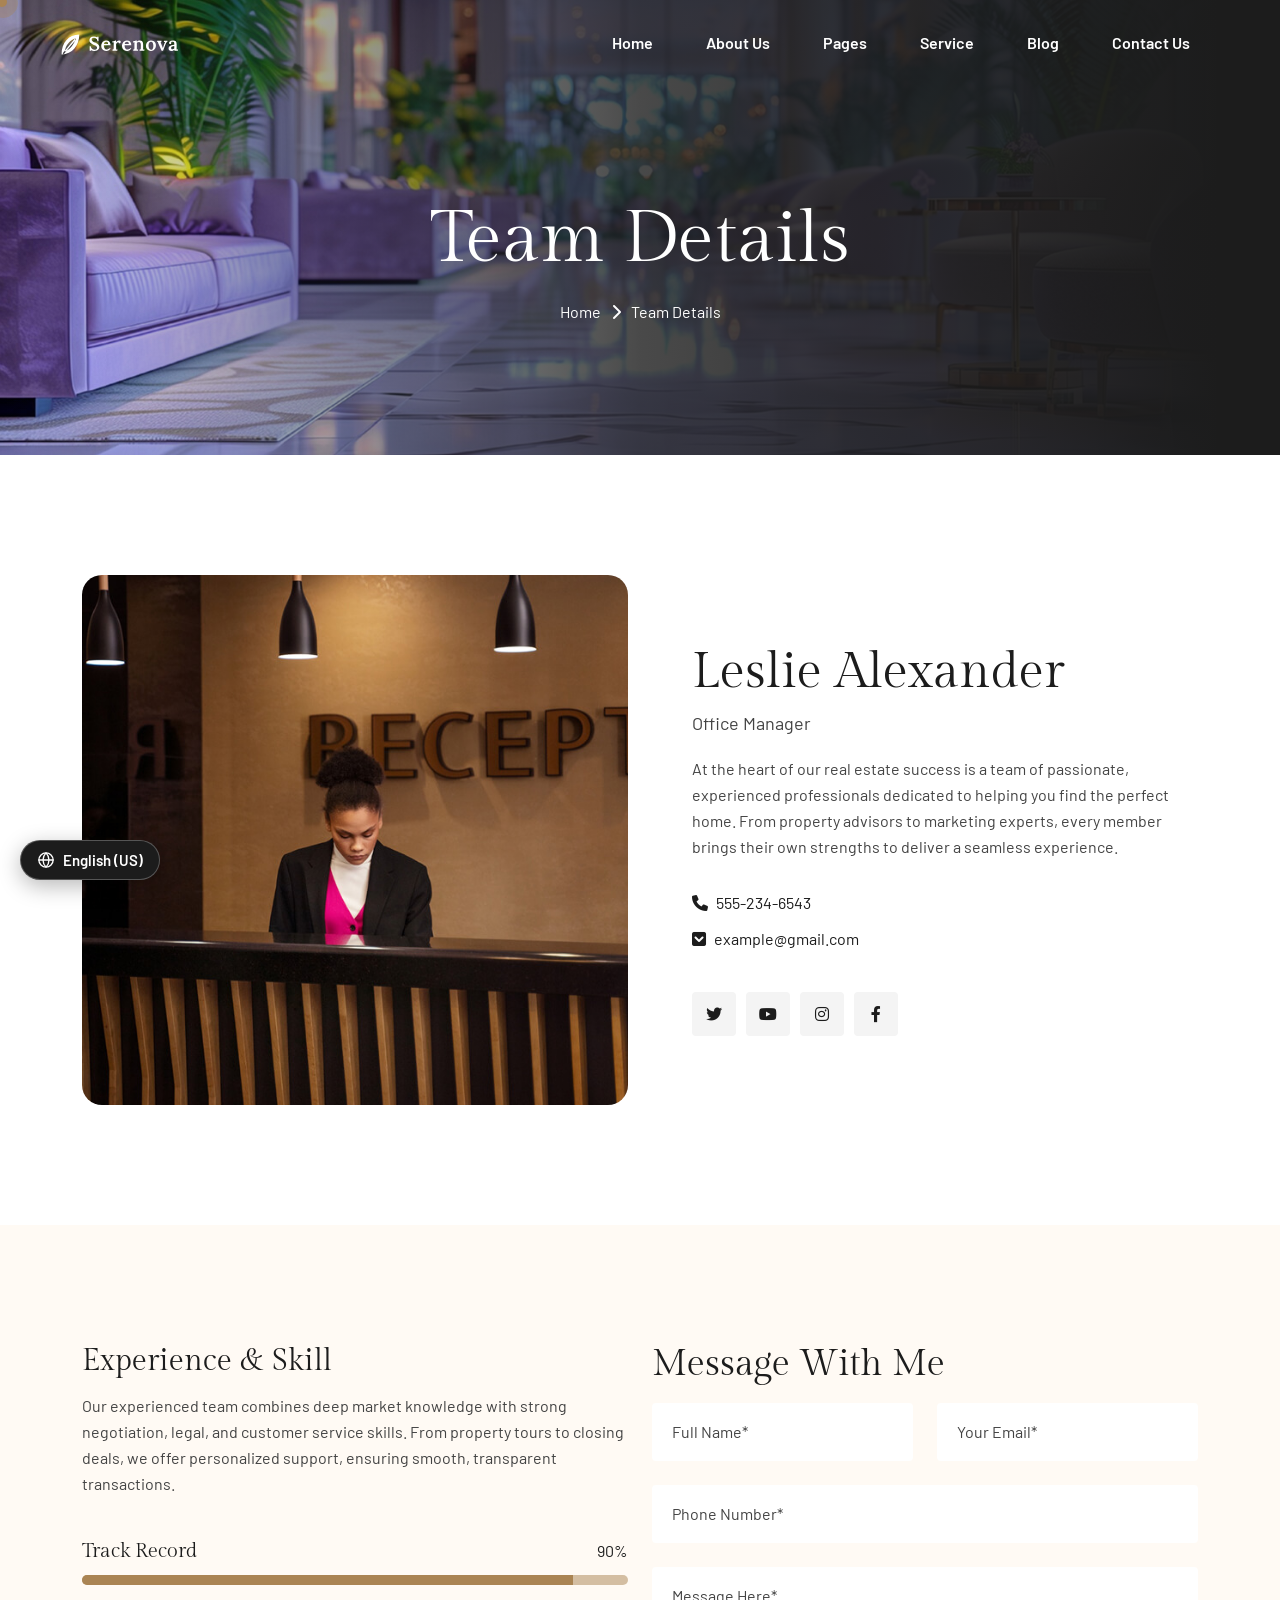
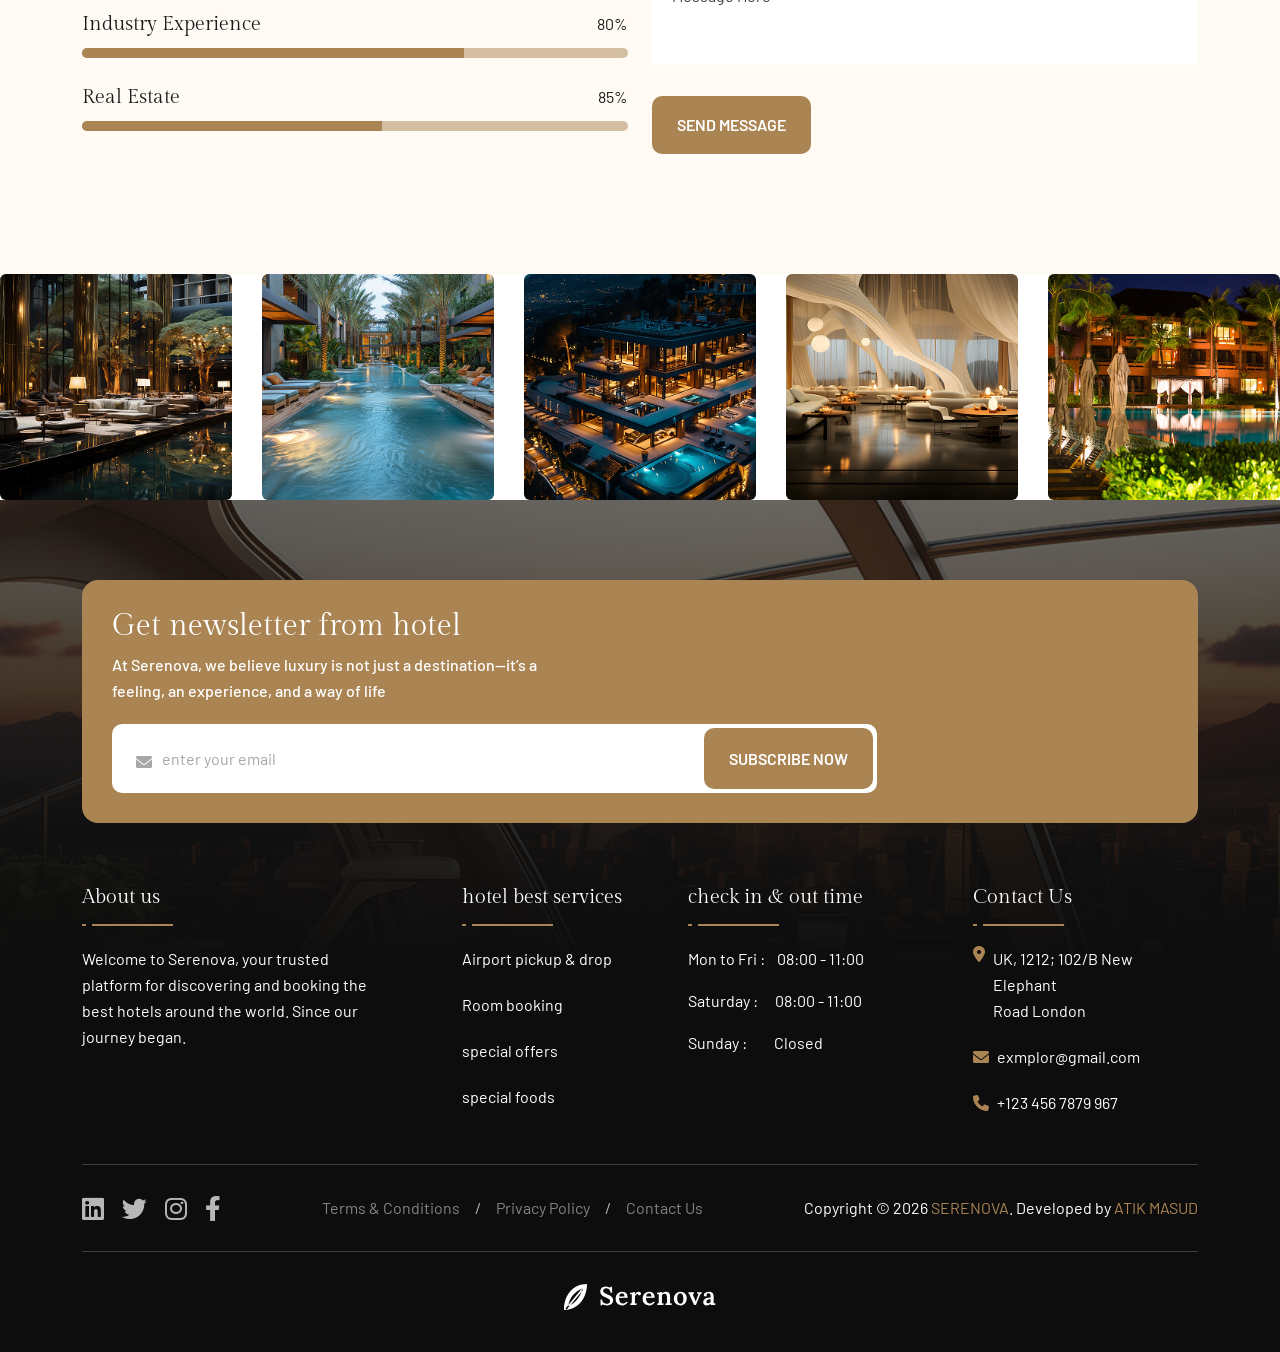
<file: team-details.html>
<!doctype html>
<html lang="en">
    <head>
        <meta charset="UTF-8" />
        <meta http-equiv="X-UA-Compatible" content="IE=edge" />
        <meta name="viewport" content="width=device-width, initial-scale=1" />
        <meta name="author" content="Atik Masud" />
        <meta name="description" content="Serenova - Hotel Booking" />
        <title>Serenova - Hotel Booking</title>
        <link rel="shortcut icon" href="assets/img/favicon.svg" />
        <link rel="stylesheet" href="assets/css/bootstrap.min.css" />
        <link rel="stylesheet" href="assets/css/all.min.css" />
        <link rel="stylesheet" href="assets/css/animate.css" />
        <link rel="stylesheet" href="assets/css/magnific-popup.css" />
        <link rel="stylesheet" href="assets/css/mousecursor.css" />
        <link rel="stylesheet" href="assets/css/meanmenu.css" />
        <link rel="stylesheet" href="assets/css/odometer.css" />
        <link rel="stylesheet" href="assets/css/swiper-bundle.min.css" />
        <link rel="stylesheet" href="assets/css/nice-select.css" />
        <link rel="stylesheet" href="assets/css/main.css" />
        <link rel="stylesheet" href="assets/css/i18n.css" />
    </head>
    <body>
        <div id="preloader">
            <div class="preloader-content">
                <img src="assets/img/logo/black-logo.svg" alt="Hotel Logo" class="preloader-logo" />
                <div class="spinner"></div>
                <p>Booking your experience...</p>
            </div>
        </div>
        <button id="back-top" class="back-to-top show">
            <i class="fa-regular fa-arrow-up"></i>
        </button>
        <div class="mouseCursor cursor-outer"></div>
        <div class="mouseCursor cursor-inner"></div>
        <div class="fix-area">
            <div class="offcanvas__info">
                <div class="offcanvas__wrapper">
                    <div class="offcanvas__content">
                        <div class="offcanvas__top mb-5 d-flex justify-content-between align-items-center">
                            <div class="offcanvas__logo">
                                <a href="index.html">
                                    <img src="assets/img/logo/black-logo.svg" alt="logo-img" />
                                </a>
                            </div>
                            <div class="offcanvas__close">
                                <button>
                                    <i class="fas fa-times"></i>
                                </button>
                            </div>
                        </div>
                        <p class="text d-none d-xl-block">
                            Nullam dignissim, ante scelerisque the is euismod fermentum odio sem semper the is erat, a
                            feugiat leo urna eget eros. Duis Aenean a imperdiet risus.
                        </p>
                        <div class="mobile-menu fix mb-3"></div>
                        <div class="offcanvas__contact d-xl-block">
                            <h4 class="d-xl-block">Contact Info</h4>
                            <ul class="d-xl-block">
                                <li class="d-flex align-items-center">
                                    <div class="offcanvas__contact-icon">
                                        <i class="fal fa-map-marker-alt"></i>
                                    </div>
                                    <div class="offcanvas__contact-text">
                                        <a target="_blank" href="#">Main Street, Melbourne, Australia</a>
                                    </div>
                                </li>
                                <li class="d-flex align-items-center">
                                    <div class="offcanvas__contact-icon mr-15">
                                        <i class="fal fa-envelope"></i>
                                    </div>
                                    <div class="offcanvas__contact-text">
                                        <a href="mailto:info@example.com"
                                            ><span class="mailto:info@example.com">info@example.com</span></a
                                        >
                                    </div>
                                </li>
                                <li class="d-flex align-items-center">
                                    <div class="offcanvas__contact-icon mr-15">
                                        <i class="fal fa-clock"></i>
                                    </div>
                                    <div class="offcanvas__contact-text">
                                        <a target="_blank" href="#">Mod-friday, 09am -05pm</a>
                                    </div>
                                </li>
                                <li class="d-flex align-items-center">
                                    <div class="offcanvas__contact-icon mr-15">
                                        <i class="far fa-phone"></i>
                                    </div>
                                    <div class="offcanvas__contact-text">
                                        <a href="tel:+11002345909">+11002345909</a>
                                    </div>
                                </li>
                            </ul>
                            <div class="social-icon d-flex align-items-center">
                                <a href="#"><i class="fab fa-facebook-f"></i></a>
                                <a href="#"><i class="fab fa-twitter"></i></a>
                                <a href="#"><i class="fab fa-youtube"></i></a>
                                <a href="#"><i class="fab fa-linkedin-in"></i></a>
                            </div>
                        </div>
                    </div>
                </div>
            </div>
        </div>
        <div class="offcanvas__overlay"></div>
        <div class="header-top-section-3 style-bg">
            <div class="container-fluid">
                <div class="header-top-wrapper-3 style-inner">
                    <div class="header-left">
                        <ul class="list">
                            <li>
                                <i class="fa-solid fa-phone"></i>
                                <a href="tel:+093783575222">+09 378 357 5222</a>
                            </li>
                            <li>/</li>
                            <li>
                                <i class="fa-solid fa-envelope"></i>
                                <a href="mailto:info@example.com">info@example.com</a>
                            </li>
                            <li>/</li>
                            <li>
                                <i class="fa-solid fa-location-dot"></i>
                                Elgin Street, 6391, Celina, Delaware
                            </li>
                        </ul>
                    </div>
                    <div class="social-icon">
                        <a href="#"><i class="fa-brands fa-linkedin"></i></a>
                        <a href="#"><i class="fa-brands fa-twitter"></i></a>
                        <a href="#"><i class="fa-brands fa-instagram"></i></a>
                        <a href="#"><i class="fa-brands fa-facebook-f"></i></a>
                    </div>
                </div>
            </div>
        </div>
        <header id="header-sticky" class="header-1 header-3">
            <div class="container-fluid">
                <div class="mega-menu-wrapper">
                    <div class="header-main">
                        <div class="header-left">
                            <div class="logo">
                                <a href="index.html" class="header-logo">
                                    <img src="assets/img/logo/white-logo.svg" alt="logo-img" />
                                </a>
                                <a href="index.html" class="header-logo-2">
                                    <img src="assets/img/logo/black-logo.svg" alt="logo-img" />
                                </a>
                            </div>
                        </div>
                        <div class="header-right style-3 d-flex justify-content-end align-items-center">
                            <div class="mean__menu-wrapper">
                                <div class="main-menu">
                                    <nav id="mobile-menu">
                                        <ul>
                                            <li><a href="index.html">Home</a></li>
                                            <li>
                                                <a href="about.html">About Us</a>
                                            </li>
                                            <li class="has-dropdown">
                                                <a href="news-details.html"> Pages </a>
                                                <ul class="submenu">
                                                    <li class="has-dropdown">
                                                        <a href="room-details.html">
                                                            Room
                                                            <i class="fas fa-angle-right"></i>
                                                        </a>
                                                        <ul class="submenu">
                                                            <li><a href="room.html"> Our Room</a></li>
                                                            <li><a href="room-details.html">Room Details</a></li>
                                                        </ul>
                                                    </li>
                                                    <li><a href="facilitie.html">Hotel Facilities</a></li>
                                                    <li class="has-dropdown">
                                                        <a href="team-details.html">
                                                            Team
                                                            <i class="fas fa-angle-right"></i>
                                                        </a>
                                                        <ul class="submenu">
                                                            <li><a href="team.html">Our Team</a></li>
                                                            <li><a href="team-details.html">Team Details</a></li>
                                                        </ul>
                                                    </li>
                                                    <li><a href="testimonial.html">Our Testimonial</a></li>
                                                    <li><a href="404.html">404 Page</a></li>
                                                </ul>
                                            </li>
                                            <li>
                                                <a href="service-details.html"> Service </a>
                                                <ul class="submenu">
                                                    <li><a href="service.html">Our Service</a></li>
                                                    <li>
                                                        <a href="service-details.html">Service Details</a>
                                                    </li>
                                                </ul>
                                            </li>
                                            <li>
                                                <a href="news-details.html"> Blog </a>
                                                <ul class="submenu">
                                                    <li><a href="news-grid.html">Blog Grid</a></li>
                                                    <li><a href="news.html">Blog Standard</a></li>
                                                    <li><a href="news-details.html">Blog Details</a></li>
                                                </ul>
                                            </li>
                                            <li>
                                                <a href="contact.html">Contact Us</a>
                                            </li>
                                        </ul>
                                    </nav>
                                </div>
                            </div>
                            <div class="header-button">
                                <a href="contact.html" class="theme-btn style-3"> BOOK NOW </a>
                            </div>
                            <div class="header__hamburger d-xl-none my-auto">
                                <div class="sidebar__toggle">
                                    <i class="fas fa-bars"></i>
                                </div>
                            </div>
                        </div>
                    </div>
                </div>
            </div>
        </header>
        <div class="breadcrumb-wrapper bg-cover" style="background-image: url(&quot;assets/img/breadcrumb.jpg&quot;)">
            <div class="container">
                <div class="page-heading">
                    <div class="breadcrumb-sub-title">
                        <h1 class="text-white wow fadeInUp" data-wow-delay=".3s">Team Details</h1>
                    </div>
                    <ul class="breadcrumb-items wow fadeInUp" data-wow-delay=".5s">
                        <li>
                            <a href="index.html"> Home </a>
                        </li>
                        <li>
                            <i class="fa-solid fa-chevron-right"></i>
                        </li>
                        <li>Team Details</li>
                    </ul>
                </div>
            </div>
        </div>
        <section class="team-details-section section-padding fix">
            <div class="container">
                <div class="team-details-wrapper">
                    <div class="row g-4 align-items-center">
                        <div class="col-lg-6">
                            <div class="thumb">
                                <img src="assets/img/home-2/team/details.jpg" alt="img" />
                            </div>
                        </div>
                        <div class="col-lg-6">
                            <div class="details-content">
                                <h2>Leslie Alexander</h2>
                                <span>Office Manager</span>
                                <p>
                                    At the heart of our real estate success is a team of passionate, experienced
                                    professionals dedicated to helping you find the perfect home. From property advisors
                                    to marketing experts, every member brings their own strengths to deliver a seamless
                                    experience.
                                </p>
                                <ul class="list">
                                    <li>
                                        <i class="fa-solid fa-phone"></i>
                                        <a href="tel:555-234-6543">555-234-6543</a>
                                    </li>
                                    <li>
                                        <i class="fa-solid fa-square-chevron-down"></i>
                                        <a href="mailto:example@gmail.com">example@gmail.com</a>
                                    </li>
                                </ul>
                                <div class="social-icon">
                                    <a href="#"><i class="fab fa-twitter"></i></a>
                                    <a href="#"><i class="fa-brands fa-youtube"></i></a>
                                    <a href="#"><i class="fa-brands fa-instagram"></i></a>
                                    <a href="#"><i class="fab fa-facebook-f"></i></a>
                                </div>
                            </div>
                        </div>
                    </div>
                </div>
            </div>
        </section>
        <section class="team-experience-section section-padding fix section-bg">
            <div class="container">
                <div class="team-experience-wrapper">
                    <div class="row g-4">
                        <div class="col-lg-6">
                            <div class="team-experience-content">
                                <div class="list-item">
                                    <h3>Experience & Skill</h3>
                                    <p class="mt-3">
                                        Our experienced team combines deep market knowledge with strong negotiation,
                                        legal, and customer service skills. From property tours to closing deals, we
                                        offer personalized support, ensuring smooth, transparent transactions.
                                    </p>
                                </div>
                                <div class="progress-area">
                                    <div class="progress-wrap">
                                        <div class="pro-items">
                                            <div class="pro-head">
                                                <h5 class="title">Track Record</h5>
                                                <span class="point"> 90% </span>
                                            </div>
                                            <div class="progress">
                                                <div class="progress-value"></div>
                                            </div>
                                        </div>
                                        <div class="pro-items">
                                            <div class="pro-head">
                                                <h5 class="title">Industry Experience</h5>
                                                <span class="point"> 80% </span>
                                            </div>
                                            <div class="progress">
                                                <div class="progress-value style-two"></div>
                                            </div>
                                        </div>
                                        <div class="pro-items">
                                            <div class="pro-head">
                                                <h5 class="title">Real Estate</h5>
                                                <span class="point"> 85% </span>
                                            </div>
                                            <div class="progress">
                                                <div class="progress-value style-three"></div>
                                            </div>
                                        </div>
                                    </div>
                                </div>
                            </div>
                        </div>
                        <div class="col-lg-6">
                            <div class="contact-form-items">
                                <h3>Message With Me</h3>
                                <form action="#" id="contact-form" method="POST">
                                    <div class="row g-4">
                                        <div class="col-lg-6">
                                            <div class="form-clt">
                                                <input type="text" name="name" id="name" placeholder="Full Name*" />
                                            </div>
                                        </div>
                                        <div class="col-lg-6">
                                            <div class="form-clt">
                                                <input type="text" name="email" id="email2" placeholder="Your Email*" />
                                            </div>
                                        </div>
                                        <div class="col-lg-12">
                                            <div class="form-clt">
                                                <input
                                                    type="text"
                                                    name="phone"
                                                    id="phone"
                                                    placeholder="Phone Number*"
                                                />
                                            </div>
                                        </div>
                                        <div class="col-lg-12">
                                            <div class="form-clt">
                                                <textarea
                                                    name="message"
                                                    id="message"
                                                    placeholder="Message Here*"
                                                ></textarea>
                                            </div>
                                        </div>
                                        <div class="col-lg-12">
                                            <div class="contact-btn">
                                                <button type="submit" class="theme-btn">SEND MESSAGE</button>
                                            </div>
                                        </div>
                                    </div>
                                </form>
                            </div>
                        </div>
                    </div>
                </div>
            </div>
        </section>
        <div class="instagram-section-2 fix">
            <div class="swiper instagram-banner-slider">
                <div class="swiper-wrapper">
                    <div class="swiper-slide">
                        <div class="instagram-banner-items">
                            <div class="banner-image">
                                <img src="assets/img/home-1/instagram/01.jpg" alt="insta-img" />
                                <a href="index.html" class="icon">
                                    <i class="fa-brands fa-instagram"></i>
                                </a>
                            </div>
                        </div>
                    </div>
                    <div class="swiper-slide">
                        <div class="instagram-banner-items">
                            <div class="banner-image">
                                <img src="assets/img/home-1/instagram/02.jpg" alt="insta-img" />
                                <a href="index.html" class="icon">
                                    <i class="fa-brands fa-instagram"></i>
                                </a>
                            </div>
                        </div>
                    </div>
                    <div class="swiper-slide">
                        <div class="instagram-banner-items">
                            <div class="banner-image">
                                <img src="assets/img/home-1/instagram/03.jpg" alt="insta-img" />
                                <a href="index.html" class="icon">
                                    <i class="fa-brands fa-instagram"></i>
                                </a>
                            </div>
                        </div>
                    </div>
                    <div class="swiper-slide">
                        <div class="instagram-banner-items">
                            <div class="banner-image">
                                <img src="assets/img/home-1/instagram/04.jpg" alt="insta-img" />
                                <a href="index.html" class="icon">
                                    <i class="fa-brands fa-instagram"></i>
                                </a>
                            </div>
                        </div>
                    </div>
                    <div class="swiper-slide">
                        <div class="instagram-banner-items">
                            <div class="banner-image">
                                <img src="assets/img/home-1/instagram/05.jpg" alt="insta-img" />
                                <a href="index.html" class="icon">
                                    <i class="fa-brands fa-instagram"></i>
                                </a>
                            </div>
                        </div>
                    </div>
                    <div class="swiper-slide">
                        <div class="instagram-banner-items">
                            <div class="banner-image">
                                <img src="assets/img/home-1/instagram/06.jpg" alt="insta-img" />
                                <a href="index.html" class="icon">
                                    <i class="fa-brands fa-instagram"></i>
                                </a>
                            </div>
                        </div>
                    </div>
                </div>
            </div>
        </div>
        <footer class="footer-section fix bg-cover" style="background-image: url(assets/img/home-1/footer.jpg)">
            <div class="container">
                <div class="footer-newsletter">
                    <div class="newsletter-content">
                        <h3>Get newsletter from hotel</h3>
                        <p>
                            At Serenova, we believe luxury is not just a destination—it’s a feeling, an experience, and
                            a way of life
                        </p>
                    </div>
                    <form action="#">
                        <div class="form-clt">
                            <i class="fa-solid fa-envelope"></i>
                            <input type="text" name="email" id="email" placeholder="enter your email" />
                            <button type="submit" class="theme-btn">subscribe now</button>
                        </div>
                    </form>
                </div>
                <div class="footer-widget-wrapper">
                    <div class="row">
                        <div class="col-xl-4 col-md-6 col-lg-3 wow fadeInUp" data-wow-delay=".2s">
                            <div class="single-footer-widget">
                                <div class="widget-title">
                                    <h5>About us</h5>
                                </div>
                                <div class="footer-content">
                                    <p>
                                        Welcome to Serenova, your trusted platform for discovering and booking the best
                                        hotels around the world. Since our journey began.
                                    </p>
                                </div>
                            </div>
                        </div>
                        <div class="col-xl-2 col-md-6 col-lg-3 wow fadeInUp" data-wow-delay=".4s">
                            <div class="single-footer-widget">
                                <div class="widget-title">
                                    <h5>hotel best services</h5>
                                </div>
                                <ul class="list">
                                    <li>
                                        <a href="service-details.html">Airport pickup & drop</a>
                                    </li>
                                    <li>
                                        <a href="service-details.html">Room booking</a>
                                    </li>
                                    <li>
                                        <a href="service-details.html">special offers</a>
                                    </li>
                                    <li>
                                        <a href="service-details.html">special foods</a>
                                    </li>
                                </ul>
                            </div>
                        </div>
                        <div class="col-xl-3 ps-lg-5 col-md-6 col-lg-3 wow fadeInUp" data-wow-delay=".6s">
                            <div class="single-footer-widget">
                                <div class="widget-title">
                                    <h5>check in & out time</h5>
                                </div>
                                <ul class="date-list">
                                    <li>Mon to Fri : <span class="style-1">08:00 - 11:00</span></li>
                                    <li>Saturday : <span>08:00 - 11:00</span></li>
                                    <li>Sunday : <span class="style-3">Closed</span></li>
                                </ul>
                            </div>
                        </div>
                        <div class="col-xl-3 ps-lg-5 col-md-6 col-lg-3 wow fadeInUp" data-wow-delay=".8s">
                            <div class="single-footer-widget">
                                <div class="widget-title">
                                    <h5>Contact Us</h5>
                                </div>
                                <ul class="contact-item">
                                    <li>
                                        <i class="fa-solid fa-location-dot"></i>
                                        UK, 1212; 102/B New Elephant <br />
                                        Road London
                                    </li>
                                    <li class="style-2">
                                        <i class="fa-solid fa-envelope"></i>
                                        <a href="mailto:exmplor@gmail.com">exmplor@gmail.com</a>
                                    </li>
                                    <li class="style-2">
                                        <i class="fa-solid fa-phone"></i>
                                        <a href="tel:+1234567879967">+123 456 7879 967</a>
                                    </li>
                                </ul>
                            </div>
                        </div>
                    </div>
                </div>
                <div class="footer-bottom">
                    <div class="footer-wrapper">
                        <div class="social-icon wow fadeInLeft" data-wow-delay=".3s">
                            <a href="#"><i class="fa-brands fa-linkedin"></i></a>
                            <a href="#"><i class="fa-brands fa-twitter"></i></a>
                            <a href="#"><i class="fa-brands fa-instagram"></i></a>
                            <a href="#"><i class="fa-brands fa-facebook-f"></i></a>
                        </div>
                        <ul class="footer-list wow fadeInUp" data-wow-delay=".5s">
                            <li>
                                <a href="contact.html">Terms & Conditions</a>
                            </li>
                            <li>/</li>
                            <li>
                                <a href="contact.html">Privacy Policy</a>
                            </li>
                            <li>/</li>
                            <li>
                                <a href="contact.html">Contact Us</a>
                            </li>
                        </ul>
                        <p class="wow fadeInRight" data-wow-delay=".7s">
                            Copyright © 2026 <span>Serenova</span>. Developed by <span>Atik Masud</span>
                        </p>
                    </div>
                    <a href="index.html" class="footer-logo wow fadeInUp" data-wow-delay=".3s">
                        <img src="assets/img/logo/white-logo.svg" alt="img" />
                    </a>
                </div>
            </div>
        </footer>
        <script src="assets/js/jquery-3.7.1.min.js"></script>
        <script src="assets/js/bootstrap.bundle.min.js"></script>
        <script src="assets/js/jquery.nice-select.min.js"></script>
        <script src="assets/js/swiper-bundle.min.js"></script>
        <script src="assets/js/jquery.meanmenu.min.js"></script>
        <script src="assets/js/jquery.magnific-popup.min.js"></script>
        <script src="assets/js/wow.min.js"></script>
        <script src="assets/js/main.js"></script>
        <script src="assets/js/i18n-data.js"></script>
        <script src="assets/js/i18n.js"></script>
    </body>
</html>
</file>
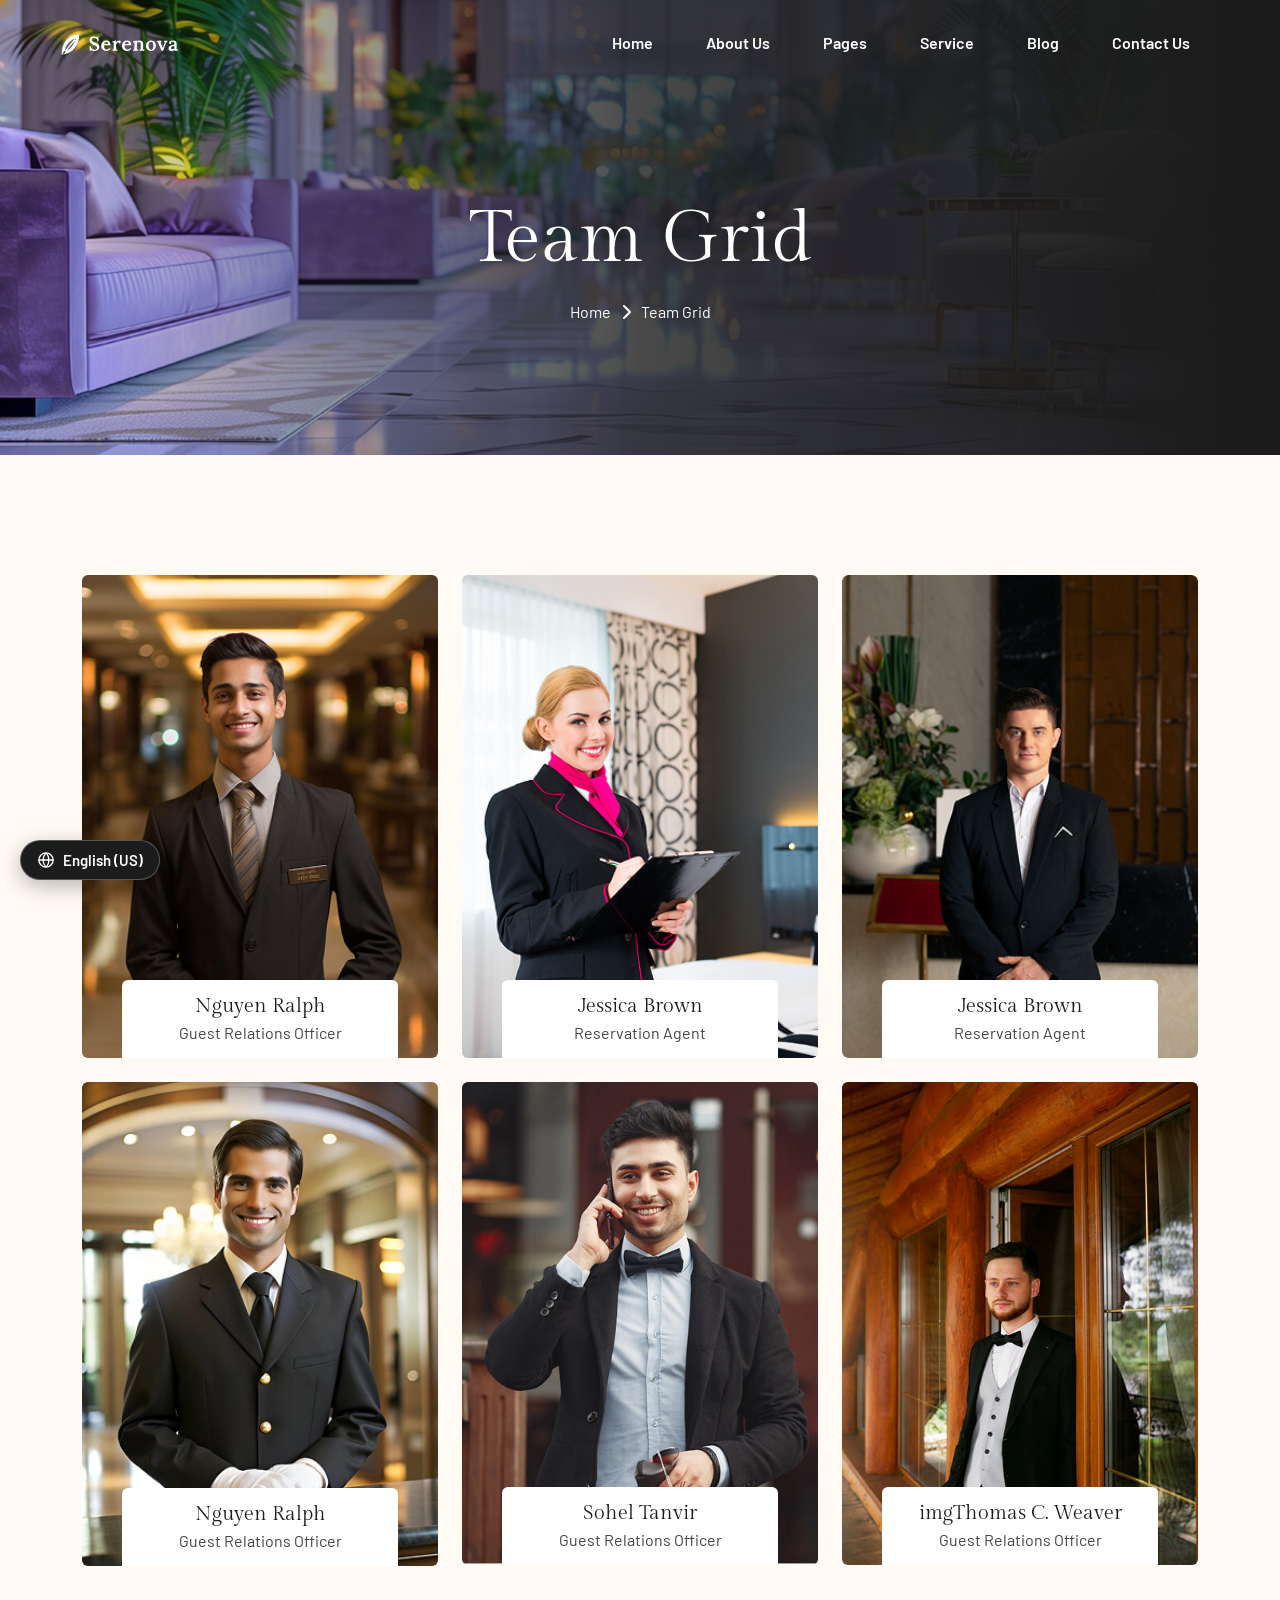
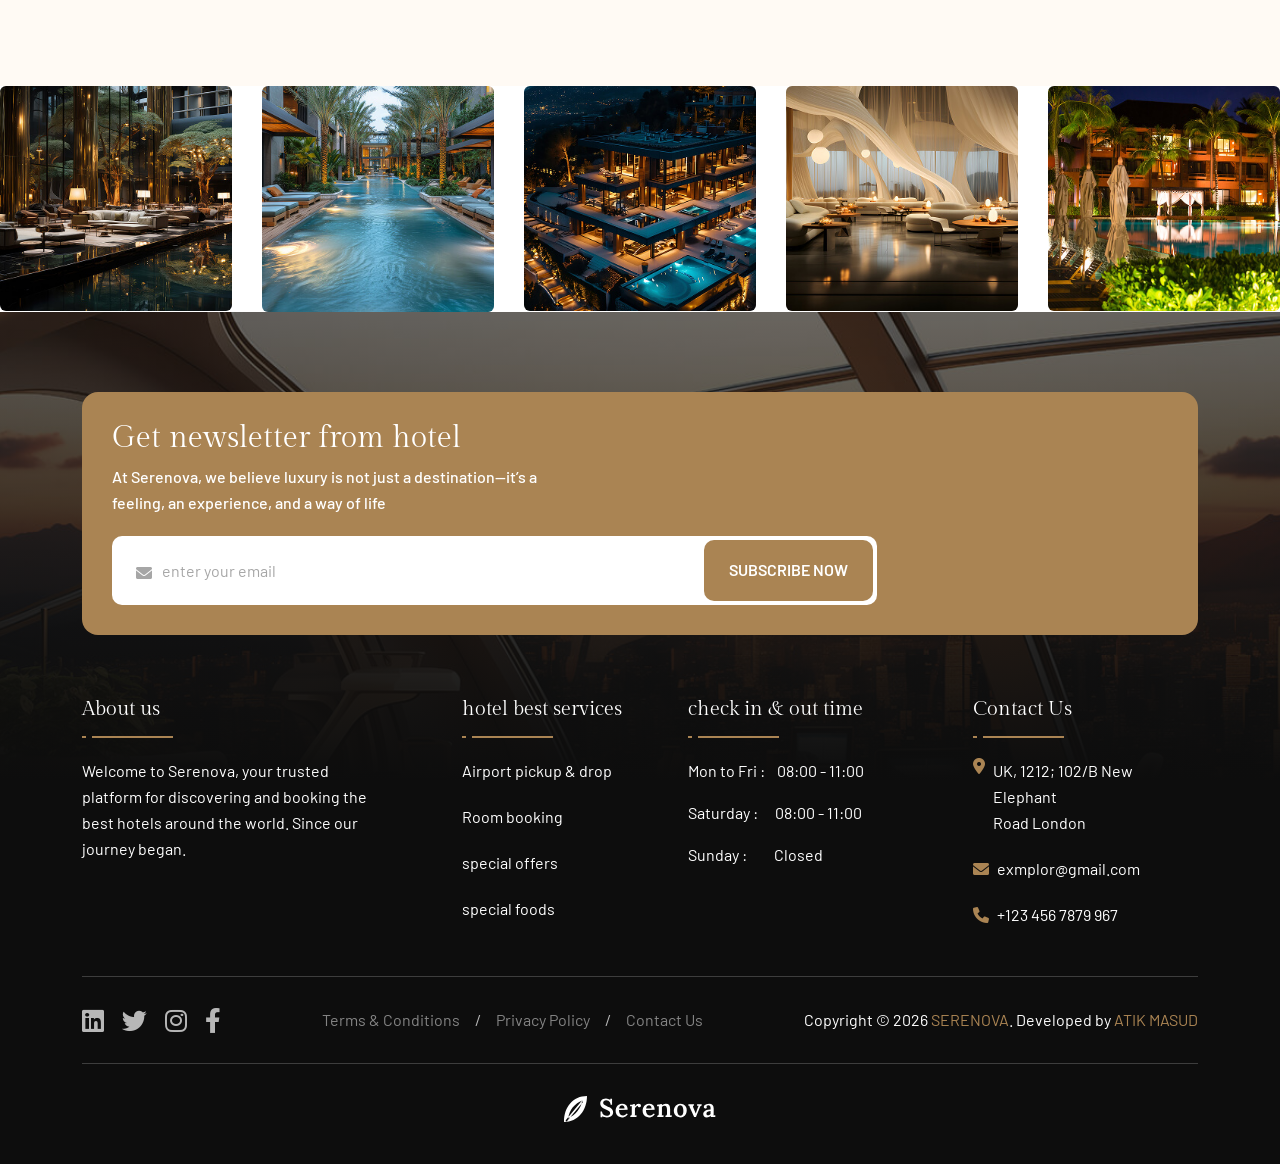
<file: team.html>
<!doctype html>
<html lang="en">
    <head>
        <meta charset="UTF-8" />
        <meta http-equiv="X-UA-Compatible" content="IE=edge" />
        <meta name="viewport" content="width=device-width, initial-scale=1" />
        <meta name="author" content="Atik Masud" />
        <meta name="description" content="Serenova - Hotel Booking" />
        <title>Serenova - Hotel Booking</title>
        <link rel="shortcut icon" href="assets/img/favicon.svg" />
        <link rel="stylesheet" href="assets/css/bootstrap.min.css" />
        <link rel="stylesheet" href="assets/css/all.min.css" />
        <link rel="stylesheet" href="assets/css/animate.css" />
        <link rel="stylesheet" href="assets/css/magnific-popup.css" />
        <link rel="stylesheet" href="assets/css/mousecursor.css" />
        <link rel="stylesheet" href="assets/css/meanmenu.css" />
        <link rel="stylesheet" href="assets/css/odometer.css" />
        <link rel="stylesheet" href="assets/css/swiper-bundle.min.css" />
        <link rel="stylesheet" href="assets/css/nice-select.css" />
        <link rel="stylesheet" href="assets/css/main.css" />
        <link rel="stylesheet" href="assets/css/i18n.css" />
    </head>
    <body>
        <div id="preloader">
            <div class="preloader-content">
                <img src="assets/img/logo/black-logo.svg" alt="Hotel Logo" class="preloader-logo" />
                <div class="spinner"></div>
                <p>Booking your experience...</p>
            </div>
        </div>
        <button id="back-top" class="back-to-top show">
            <i class="fa-regular fa-arrow-up"></i>
        </button>
        <div class="mouseCursor cursor-outer"></div>
        <div class="mouseCursor cursor-inner"></div>
        <div class="fix-area">
            <div class="offcanvas__info">
                <div class="offcanvas__wrapper">
                    <div class="offcanvas__content">
                        <div class="offcanvas__top mb-5 d-flex justify-content-between align-items-center">
                            <div class="offcanvas__logo">
                                <a href="index.html">
                                    <img src="assets/img/logo/black-logo.svg" alt="logo-img" />
                                </a>
                            </div>
                            <div class="offcanvas__close">
                                <button>
                                    <i class="fas fa-times"></i>
                                </button>
                            </div>
                        </div>
                        <p class="text d-none d-xl-block">
                            Nullam dignissim, ante scelerisque the is euismod fermentum odio sem semper the is erat, a
                            feugiat leo urna eget eros. Duis Aenean a imperdiet risus.
                        </p>
                        <div class="mobile-menu fix mb-3"></div>
                        <div class="offcanvas__contact d-xl-block">
                            <h4 class="d-xl-block">Contact Info</h4>
                            <ul class="d-xl-block">
                                <li class="d-flex align-items-center">
                                    <div class="offcanvas__contact-icon">
                                        <i class="fal fa-map-marker-alt"></i>
                                    </div>
                                    <div class="offcanvas__contact-text">
                                        <a target="_blank" href="#">Main Street, Melbourne, Australia</a>
                                    </div>
                                </li>
                                <li class="d-flex align-items-center">
                                    <div class="offcanvas__contact-icon mr-15">
                                        <i class="fal fa-envelope"></i>
                                    </div>
                                    <div class="offcanvas__contact-text">
                                        <a href="mailto:info@example.com"
                                            ><span class="mailto:info@example.com">info@example.com</span></a
                                        >
                                    </div>
                                </li>
                                <li class="d-flex align-items-center">
                                    <div class="offcanvas__contact-icon mr-15">
                                        <i class="fal fa-clock"></i>
                                    </div>
                                    <div class="offcanvas__contact-text">
                                        <a target="_blank" href="#">Mod-friday, 09am -05pm</a>
                                    </div>
                                </li>
                                <li class="d-flex align-items-center">
                                    <div class="offcanvas__contact-icon mr-15">
                                        <i class="far fa-phone"></i>
                                    </div>
                                    <div class="offcanvas__contact-text">
                                        <a href="tel:+11002345909">+11002345909</a>
                                    </div>
                                </li>
                            </ul>
                            <div class="social-icon d-flex align-items-center">
                                <a href="#"><i class="fab fa-facebook-f"></i></a>
                                <a href="#"><i class="fab fa-twitter"></i></a>
                                <a href="#"><i class="fab fa-youtube"></i></a>
                                <a href="#"><i class="fab fa-linkedin-in"></i></a>
                            </div>
                        </div>
                    </div>
                </div>
            </div>
        </div>
        <div class="offcanvas__overlay"></div>
        <div class="header-top-section-3 style-bg">
            <div class="container-fluid">
                <div class="header-top-wrapper-3 style-inner">
                    <div class="header-left">
                        <ul class="list">
                            <li>
                                <i class="fa-solid fa-phone"></i>
                                <a href="tel:+093783575222">+09 378 357 5222</a>
                            </li>
                            <li>/</li>
                            <li>
                                <i class="fa-solid fa-envelope"></i>
                                <a href="mailto:info@example.com">info@example.com</a>
                            </li>
                            <li>/</li>
                            <li>
                                <i class="fa-solid fa-location-dot"></i>
                                Elgin Street, 6391, Celina, Delaware
                            </li>
                        </ul>
                    </div>
                    <div class="social-icon">
                        <a href="#"><i class="fa-brands fa-linkedin"></i></a>
                        <a href="#"><i class="fa-brands fa-twitter"></i></a>
                        <a href="#"><i class="fa-brands fa-instagram"></i></a>
                        <a href="#"><i class="fa-brands fa-facebook-f"></i></a>
                    </div>
                </div>
            </div>
        </div>
        <header id="header-sticky" class="header-1 header-3">
            <div class="container-fluid">
                <div class="mega-menu-wrapper">
                    <div class="header-main">
                        <div class="header-left">
                            <div class="logo">
                                <a href="index.html" class="header-logo">
                                    <img src="assets/img/logo/white-logo.svg" alt="logo-img" />
                                </a>
                                <a href="index.html" class="header-logo-2">
                                    <img src="assets/img/logo/black-logo.svg" alt="logo-img" />
                                </a>
                            </div>
                        </div>
                        <div class="header-right style-3 d-flex justify-content-end align-items-center">
                            <div class="mean__menu-wrapper">
                                <div class="main-menu">
                                    <nav id="mobile-menu">
                                        <ul>
                                            <li><a href="index.html">Home</a></li>
                                            <li>
                                                <a href="about.html">About Us</a>
                                            </li>
                                            <li class="has-dropdown">
                                                <a href="news-details.html"> Pages </a>
                                                <ul class="submenu">
                                                    <li class="has-dropdown">
                                                        <a href="room-details.html">
                                                            Room
                                                            <i class="fas fa-angle-right"></i>
                                                        </a>
                                                        <ul class="submenu">
                                                            <li><a href="room.html"> Our Room</a></li>
                                                            <li><a href="room-details.html">Room Details</a></li>
                                                        </ul>
                                                    </li>
                                                    <li><a href="facilitie.html">Hotel Facilities</a></li>
                                                    <li class="has-dropdown">
                                                        <a href="team-details.html">
                                                            Team
                                                            <i class="fas fa-angle-right"></i>
                                                        </a>
                                                        <ul class="submenu">
                                                            <li><a href="team.html">Our Team</a></li>
                                                            <li><a href="team-details.html">Team Details</a></li>
                                                        </ul>
                                                    </li>
                                                    <li><a href="testimonial.html">Our Testimonial</a></li>
                                                    <li><a href="404.html">404 Page</a></li>
                                                </ul>
                                            </li>
                                            <li>
                                                <a href="service-details.html"> Service </a>
                                                <ul class="submenu">
                                                    <li><a href="service.html">Our Service</a></li>
                                                    <li>
                                                        <a href="service-details.html">Service Details</a>
                                                    </li>
                                                </ul>
                                            </li>
                                            <li>
                                                <a href="news-details.html"> Blog </a>
                                                <ul class="submenu">
                                                    <li><a href="news-grid.html">Blog Grid</a></li>
                                                    <li><a href="news.html">Blog Standard</a></li>
                                                    <li><a href="news-details.html">Blog Details</a></li>
                                                </ul>
                                            </li>
                                            <li>
                                                <a href="contact.html">Contact Us</a>
                                            </li>
                                        </ul>
                                    </nav>
                                </div>
                            </div>
                            <div class="header-button">
                                <a href="contact.html" class="theme-btn style-3"> BOOK NOW </a>
                            </div>
                            <div class="header__hamburger d-xl-none my-auto">
                                <div class="sidebar__toggle">
                                    <i class="fas fa-bars"></i>
                                </div>
                            </div>
                        </div>
                    </div>
                </div>
            </div>
        </header>
        <div class="breadcrumb-wrapper bg-cover" style="background-image: url(&quot;assets/img/breadcrumb.jpg&quot;)">
            <div class="container">
                <div class="page-heading">
                    <div class="breadcrumb-sub-title">
                        <h1 class="text-white wow fadeInUp" data-wow-delay=".3s">Team Grid</h1>
                    </div>
                    <ul class="breadcrumb-items wow fadeInUp" data-wow-delay=".5s">
                        <li>
                            <a href="index.html"> Home </a>
                        </li>
                        <li>
                            <i class="fa-solid fa-chevron-right"></i>
                        </li>
                        <li>Team Grid</li>
                    </ul>
                </div>
            </div>
        </div>
        <section class="team-section section-padding fix section-bg">
            <div class="container">
                <div class="row g-4">
                    <div class="col-xl-4 col-lg-6 col-md-6">
                        <div class="team-card-item mt-0">
                            <div class="team-image">
                                <img src="assets/img/home-2/team/01.jpg" alt="img" />
                                <div class="social-icon">
                                    <a href="#"><i class="fa-brands fa-instagram"></i></a>
                                    <a href="#"><i class="fa-brands fa-facebook-f"></i></a>
                                    <a href="#"><i class="fa-brands fa-twitter"></i></a>
                                </div>
                                <div class="team-content">
                                    <h5>
                                        <a href="team-details.html">Nguyen Ralph</a>
                                    </h5>
                                    <p>Guest Relations Officer</p>
                                </div>
                            </div>
                        </div>
                    </div>
                    <div class="col-xl-4 col-lg-6 col-md-6">
                        <div class="team-card-item mt-0">
                            <div class="team-image">
                                <img src="assets/img/home-2/team/02.jpg" alt="img" />
                                <div class="social-icon">
                                    <a href="#"><i class="fa-brands fa-instagram"></i></a>
                                    <a href="#"><i class="fa-brands fa-facebook-f"></i></a>
                                    <a href="#"><i class="fa-brands fa-twitter"></i></a>
                                </div>
                                <div class="team-content">
                                    <h5>
                                        <a href="team-details.html">Jessica Brown</a>
                                    </h5>
                                    <p>Reservation Agent</p>
                                </div>
                            </div>
                        </div>
                    </div>
                    <div class="col-xl-4 col-lg-6 col-md-6">
                        <div class="team-card-item mt-0">
                            <div class="team-image">
                                <img src="assets/img/home-2/team/03.jpg" alt="img" />
                                <div class="social-icon">
                                    <a href="#"><i class="fa-brands fa-instagram"></i></a>
                                    <a href="#"><i class="fa-brands fa-facebook-f"></i></a>
                                    <a href="#"><i class="fa-brands fa-twitter"></i></a>
                                </div>
                                <div class="team-content">
                                    <h5>
                                        <a href="team-details.html">Jessica Brown</a>
                                    </h5>
                                    <p>Reservation Agent</p>
                                </div>
                            </div>
                        </div>
                    </div>
                    <div class="col-xl-4 col-lg-6 col-md-6">
                        <div class="team-card-item mt-0">
                            <div class="team-image">
                                <img src="assets/img/home-2/team/04.jpg" alt="img" />
                                <div class="social-icon">
                                    <a href="#"><i class="fa-brands fa-instagram"></i></a>
                                    <a href="#"><i class="fa-brands fa-facebook-f"></i></a>
                                    <a href="#"><i class="fa-brands fa-twitter"></i></a>
                                </div>
                                <div class="team-content">
                                    <h5>
                                        <a href="team-details.html">Nguyen Ralph</a>
                                    </h5>
                                    <p>Guest Relations Officer</p>
                                </div>
                            </div>
                        </div>
                    </div>
                    <div class="col-xl-4 col-lg-6 col-md-6">
                        <div class="team-card-item mt-0">
                            <div class="team-image">
                                <img src="assets/img/home-2/team/05.jpg" alt="img" />
                                <div class="social-icon">
                                    <a href="#"><i class="fa-brands fa-instagram"></i></a>
                                    <a href="#"><i class="fa-brands fa-facebook-f"></i></a>
                                    <a href="#"><i class="fa-brands fa-twitter"></i></a>
                                </div>
                                <div class="team-content">
                                    <h5>
                                        <a href="team-details.html">Sohel Tanvir</a>
                                    </h5>
                                    <p>Guest Relations Officer</p>
                                </div>
                            </div>
                        </div>
                    </div>
                    <div class="col-xl-4 col-lg-6 col-md-6">
                        <div class="team-card-item mt-0">
                            <div class="team-image">
                                <img src="assets/img/home-2/team/06.jpg" alt="img" />
                                <div class="social-icon">
                                    <a href="#"><i class="fa-brands fa-instagram"></i></a>
                                    <a href="#"><i class="fa-brands fa-facebook-f"></i></a>
                                    <a href="#"><i class="fa-brands fa-twitter"></i></a>
                                </div>
                                <div class="team-content">
                                    <h5>
                                        <a href="team-details.html">imgThomas C. Weaver</a>
                                    </h5>
                                    <p>Guest Relations Officer</p>
                                </div>
                            </div>
                        </div>
                    </div>
                </div>
            </div>
        </section>
        <div class="instagram-section-2 fix">
            <div class="swiper instagram-banner-slider">
                <div class="swiper-wrapper">
                    <div class="swiper-slide">
                        <div class="instagram-banner-items">
                            <div class="banner-image">
                                <img src="assets/img/home-1/instagram/01.jpg" alt="insta-img" />
                                <a href="index.html" class="icon">
                                    <i class="fa-brands fa-instagram"></i>
                                </a>
                            </div>
                        </div>
                    </div>
                    <div class="swiper-slide">
                        <div class="instagram-banner-items">
                            <div class="banner-image">
                                <img src="assets/img/home-1/instagram/02.jpg" alt="insta-img" />
                                <a href="index.html" class="icon">
                                    <i class="fa-brands fa-instagram"></i>
                                </a>
                            </div>
                        </div>
                    </div>
                    <div class="swiper-slide">
                        <div class="instagram-banner-items">
                            <div class="banner-image">
                                <img src="assets/img/home-1/instagram/03.jpg" alt="insta-img" />
                                <a href="index.html" class="icon">
                                    <i class="fa-brands fa-instagram"></i>
                                </a>
                            </div>
                        </div>
                    </div>
                    <div class="swiper-slide">
                        <div class="instagram-banner-items">
                            <div class="banner-image">
                                <img src="assets/img/home-1/instagram/04.jpg" alt="insta-img" />
                                <a href="index.html" class="icon">
                                    <i class="fa-brands fa-instagram"></i>
                                </a>
                            </div>
                        </div>
                    </div>
                    <div class="swiper-slide">
                        <div class="instagram-banner-items">
                            <div class="banner-image">
                                <img src="assets/img/home-1/instagram/05.jpg" alt="insta-img" />
                                <a href="index.html" class="icon">
                                    <i class="fa-brands fa-instagram"></i>
                                </a>
                            </div>
                        </div>
                    </div>
                    <div class="swiper-slide">
                        <div class="instagram-banner-items">
                            <div class="banner-image">
                                <img src="assets/img/home-1/instagram/06.jpg" alt="insta-img" />
                                <a href="index.html" class="icon">
                                    <i class="fa-brands fa-instagram"></i>
                                </a>
                            </div>
                        </div>
                    </div>
                </div>
            </div>
        </div>
        <footer class="footer-section fix bg-cover" style="background-image: url(assets/img/home-1/footer.jpg)">
            <div class="container">
                <div class="footer-newsletter">
                    <div class="newsletter-content">
                        <h3>Get newsletter from hotel</h3>
                        <p>
                            At Serenova, we believe luxury is not just a destination—it’s a feeling, an experience, and
                            a way of life
                        </p>
                    </div>
                    <form action="#">
                        <div class="form-clt">
                            <i class="fa-solid fa-envelope"></i>
                            <input type="text" name="email" id="email" placeholder="enter your email" />
                            <button type="submit" class="theme-btn">subscribe now</button>
                        </div>
                    </form>
                </div>
                <div class="footer-widget-wrapper">
                    <div class="row">
                        <div class="col-xl-4 col-md-6 col-lg-3 wow fadeInUp" data-wow-delay=".2s">
                            <div class="single-footer-widget">
                                <div class="widget-title">
                                    <h5>About us</h5>
                                </div>
                                <div class="footer-content">
                                    <p>
                                        Welcome to Serenova, your trusted platform for discovering and booking the best
                                        hotels around the world. Since our journey began.
                                    </p>
                                </div>
                            </div>
                        </div>
                        <div class="col-xl-2 col-md-6 col-lg-3 wow fadeInUp" data-wow-delay=".4s">
                            <div class="single-footer-widget">
                                <div class="widget-title">
                                    <h5>hotel best services</h5>
                                </div>
                                <ul class="list">
                                    <li>
                                        <a href="service-details.html">Airport pickup & drop</a>
                                    </li>
                                    <li>
                                        <a href="service-details.html">Room booking</a>
                                    </li>
                                    <li>
                                        <a href="service-details.html">special offers</a>
                                    </li>
                                    <li>
                                        <a href="service-details.html">special foods</a>
                                    </li>
                                </ul>
                            </div>
                        </div>
                        <div class="col-xl-3 ps-lg-5 col-md-6 col-lg-3 wow fadeInUp" data-wow-delay=".6s">
                            <div class="single-footer-widget">
                                <div class="widget-title">
                                    <h5>check in & out time</h5>
                                </div>
                                <ul class="date-list">
                                    <li>Mon to Fri : <span class="style-1">08:00 - 11:00</span></li>
                                    <li>Saturday : <span>08:00 - 11:00</span></li>
                                    <li>Sunday : <span class="style-3">Closed</span></li>
                                </ul>
                            </div>
                        </div>
                        <div class="col-xl-3 ps-lg-5 col-md-6 col-lg-3 wow fadeInUp" data-wow-delay=".8s">
                            <div class="single-footer-widget">
                                <div class="widget-title">
                                    <h5>Contact Us</h5>
                                </div>
                                <ul class="contact-item">
                                    <li>
                                        <i class="fa-solid fa-location-dot"></i>
                                        UK, 1212; 102/B New Elephant <br />
                                        Road London
                                    </li>
                                    <li class="style-2">
                                        <i class="fa-solid fa-envelope"></i>
                                        <a href="mailto:exmplor@gmail.com">exmplor@gmail.com</a>
                                    </li>
                                    <li class="style-2">
                                        <i class="fa-solid fa-phone"></i>
                                        <a href="tel:+1234567879967">+123 456 7879 967</a>
                                    </li>
                                </ul>
                            </div>
                        </div>
                    </div>
                </div>
                <div class="footer-bottom">
                    <div class="footer-wrapper">
                        <div class="social-icon wow fadeInLeft" data-wow-delay=".3s">
                            <a href="#"><i class="fa-brands fa-linkedin"></i></a>
                            <a href="#"><i class="fa-brands fa-twitter"></i></a>
                            <a href="#"><i class="fa-brands fa-instagram"></i></a>
                            <a href="#"><i class="fa-brands fa-facebook-f"></i></a>
                        </div>
                        <ul class="footer-list wow fadeInUp" data-wow-delay=".5s">
                            <li>
                                <a href="contact.html">Terms & Conditions</a>
                            </li>
                            <li>/</li>
                            <li>
                                <a href="contact.html">Privacy Policy</a>
                            </li>
                            <li>/</li>
                            <li>
                                <a href="contact.html">Contact Us</a>
                            </li>
                        </ul>
                        <p class="wow fadeInRight" data-wow-delay=".7s">
                            Copyright © 2026 <span>Serenova</span>. Developed by <span>Atik Masud</span>
                        </p>
                    </div>
                    <a href="index.html" class="footer-logo wow fadeInUp" data-wow-delay=".3s">
                        <img src="assets/img/logo/white-logo.svg" alt="img" />
                    </a>
                </div>
            </div>
        </footer>
        <script src="assets/js/jquery-3.7.1.min.js"></script>
        <script src="assets/js/bootstrap.bundle.min.js"></script>
        <script src="assets/js/jquery.nice-select.min.js"></script>
        <script src="assets/js/swiper-bundle.min.js"></script>
        <script src="assets/js/jquery.meanmenu.min.js"></script>
        <script src="assets/js/jquery.magnific-popup.min.js"></script>
        <script src="assets/js/wow.min.js"></script>
        <script src="assets/js/main.js"></script>
        <script src="assets/js/i18n-data.js"></script>
        <script src="assets/js/i18n.js"></script>
    </body>
</html>
</file>
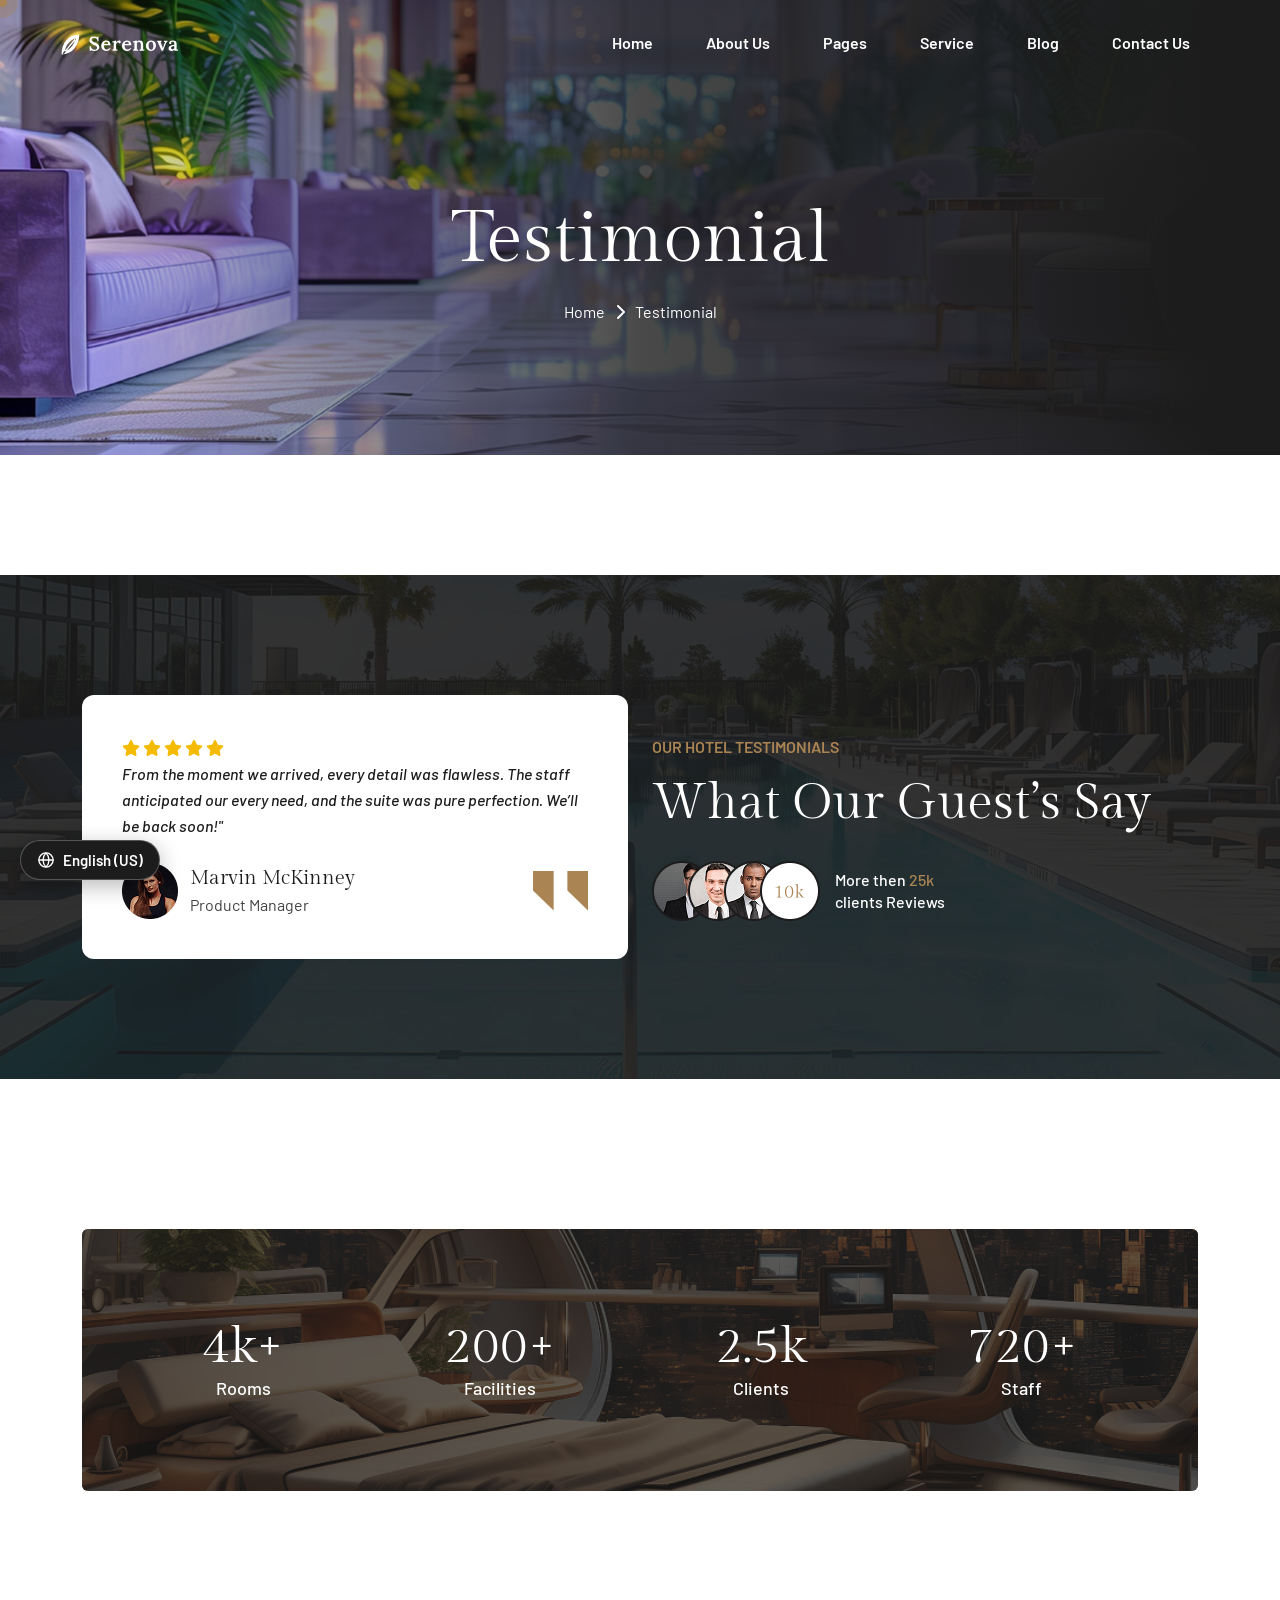
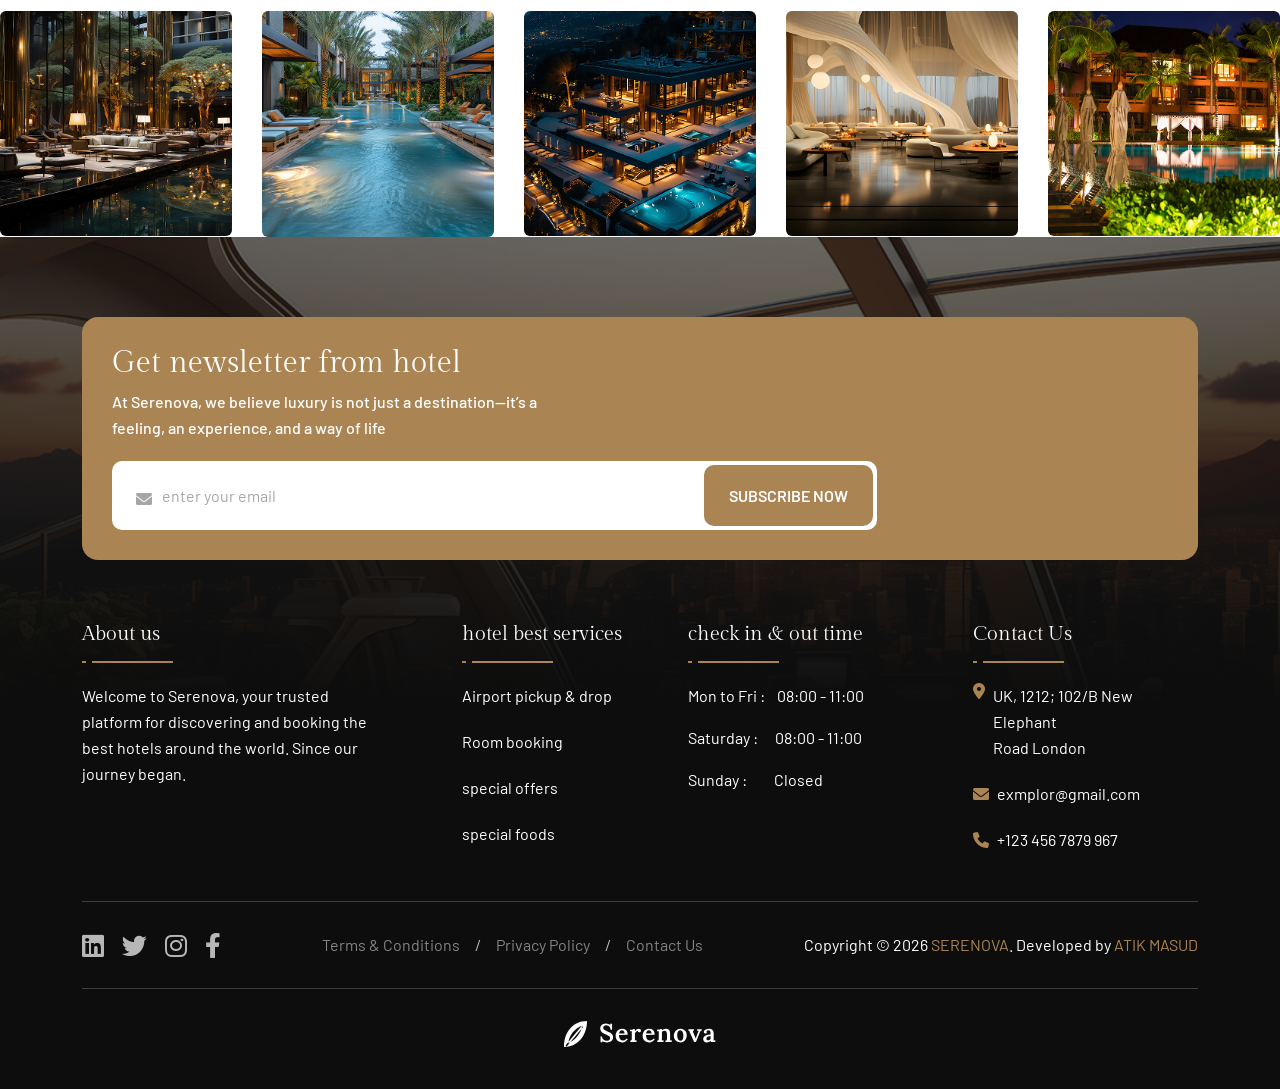
<file: testimonial.html>
<!doctype html>
<html lang="en">
    <head>
        <meta charset="UTF-8" />
        <meta http-equiv="X-UA-Compatible" content="IE=edge" />
        <meta name="viewport" content="width=device-width, initial-scale=1" />
        <meta name="author" content="Atik Masud" />
        <meta name="description" content="Serenova - Hotel Booking" />
        <title>Serenova - Hotel Booking</title>
        <link rel="shortcut icon" href="assets/img/favicon.svg" />
        <link rel="stylesheet" href="assets/css/bootstrap.min.css" />
        <link rel="stylesheet" href="assets/css/all.min.css" />
        <link rel="stylesheet" href="assets/css/animate.css" />
        <link rel="stylesheet" href="assets/css/magnific-popup.css" />
        <link rel="stylesheet" href="assets/css/mousecursor.css" />
        <link rel="stylesheet" href="assets/css/meanmenu.css" />
        <link rel="stylesheet" href="assets/css/odometer.css" />
        <link rel="stylesheet" href="assets/css/swiper-bundle.min.css" />
        <link rel="stylesheet" href="assets/css/nice-select.css" />
        <link rel="stylesheet" href="assets/css/main.css" />
        <link rel="stylesheet" href="assets/css/i18n.css" />
    </head>
    <body>
        <div id="preloader">
            <div class="preloader-content">
                <img src="assets/img/logo/black-logo.svg" alt="Hotel Logo" class="preloader-logo" />
                <div class="spinner"></div>
                <p>Booking your experience...</p>
            </div>
        </div>
        <button id="back-top" class="back-to-top show">
            <i class="fa-regular fa-arrow-up"></i>
        </button>
        <div class="mouseCursor cursor-outer"></div>
        <div class="mouseCursor cursor-inner"></div>
        <div class="fix-area">
            <div class="offcanvas__info">
                <div class="offcanvas__wrapper">
                    <div class="offcanvas__content">
                        <div class="offcanvas__top mb-5 d-flex justify-content-between align-items-center">
                            <div class="offcanvas__logo">
                                <a href="index.html">
                                    <img src="assets/img/logo/black-logo.svg" alt="logo-img" />
                                </a>
                            </div>
                            <div class="offcanvas__close">
                                <button>
                                    <i class="fas fa-times"></i>
                                </button>
                            </div>
                        </div>
                        <p class="text d-none d-xl-block">
                            Nullam dignissim, ante scelerisque the is euismod fermentum odio sem semper the is erat, a
                            feugiat leo urna eget eros. Duis Aenean a imperdiet risus.
                        </p>
                        <div class="mobile-menu fix mb-3"></div>
                        <div class="offcanvas__contact d-xl-block">
                            <h4 class="d-xl-block">Contact Info</h4>
                            <ul class="d-xl-block">
                                <li class="d-flex align-items-center">
                                    <div class="offcanvas__contact-icon">
                                        <i class="fal fa-map-marker-alt"></i>
                                    </div>
                                    <div class="offcanvas__contact-text">
                                        <a target="_blank" href="#">Main Street, Melbourne, Australia</a>
                                    </div>
                                </li>
                                <li class="d-flex align-items-center">
                                    <div class="offcanvas__contact-icon mr-15">
                                        <i class="fal fa-envelope"></i>
                                    </div>
                                    <div class="offcanvas__contact-text">
                                        <a href="mailto:info@example.com"
                                            ><span class="mailto:info@example.com">info@example.com</span></a
                                        >
                                    </div>
                                </li>
                                <li class="d-flex align-items-center">
                                    <div class="offcanvas__contact-icon mr-15">
                                        <i class="fal fa-clock"></i>
                                    </div>
                                    <div class="offcanvas__contact-text">
                                        <a target="_blank" href="#">Mod-friday, 09am -05pm</a>
                                    </div>
                                </li>
                                <li class="d-flex align-items-center">
                                    <div class="offcanvas__contact-icon mr-15">
                                        <i class="far fa-phone"></i>
                                    </div>
                                    <div class="offcanvas__contact-text">
                                        <a href="tel:+11002345909">+11002345909</a>
                                    </div>
                                </li>
                            </ul>
                            <div class="social-icon d-flex align-items-center">
                                <a href="#"><i class="fab fa-facebook-f"></i></a>
                                <a href="#"><i class="fab fa-twitter"></i></a>
                                <a href="#"><i class="fab fa-youtube"></i></a>
                                <a href="#"><i class="fab fa-linkedin-in"></i></a>
                            </div>
                        </div>
                    </div>
                </div>
            </div>
        </div>
        <div class="offcanvas__overlay"></div>
        <div class="header-top-section-3 style-bg">
            <div class="container-fluid">
                <div class="header-top-wrapper-3 style-inner">
                    <div class="header-left">
                        <ul class="list">
                            <li>
                                <i class="fa-solid fa-phone"></i>
                                <a href="tel:+093783575222">+09 378 357 5222</a>
                            </li>
                            <li>/</li>
                            <li>
                                <i class="fa-solid fa-envelope"></i>
                                <a href="mailto:info@example.com">info@example.com</a>
                            </li>
                            <li>/</li>
                            <li>
                                <i class="fa-solid fa-location-dot"></i>
                                Elgin Street, 6391, Celina, Delaware
                            </li>
                        </ul>
                    </div>
                    <div class="social-icon">
                        <a href="#"><i class="fa-brands fa-linkedin"></i></a>
                        <a href="#"><i class="fa-brands fa-twitter"></i></a>
                        <a href="#"><i class="fa-brands fa-instagram"></i></a>
                        <a href="#"><i class="fa-brands fa-facebook-f"></i></a>
                    </div>
                </div>
            </div>
        </div>
        <header id="header-sticky" class="header-1 header-3">
            <div class="container-fluid">
                <div class="mega-menu-wrapper">
                    <div class="header-main">
                        <div class="header-left">
                            <div class="logo">
                                <a href="index.html" class="header-logo">
                                    <img src="assets/img/logo/white-logo.svg" alt="logo-img" />
                                </a>
                                <a href="index.html" class="header-logo-2">
                                    <img src="assets/img/logo/black-logo.svg" alt="logo-img" />
                                </a>
                            </div>
                        </div>
                        <div class="header-right style-3 d-flex justify-content-end align-items-center">
                            <div class="mean__menu-wrapper">
                                <div class="main-menu">
                                    <nav id="mobile-menu">
                                        <ul>
                                            <li><a href="index.html">Home</a></li>
                                            <li>
                                                <a href="about.html">About Us</a>
                                            </li>
                                            <li class="has-dropdown">
                                                <a href="news-details.html"> Pages </a>
                                                <ul class="submenu">
                                                    <li class="has-dropdown">
                                                        <a href="room-details.html">
                                                            Room
                                                            <i class="fas fa-angle-right"></i>
                                                        </a>
                                                        <ul class="submenu">
                                                            <li><a href="room.html"> Our Room</a></li>
                                                            <li><a href="room-details.html">Room Details</a></li>
                                                        </ul>
                                                    </li>
                                                    <li><a href="facilitie.html">Hotel Facilities</a></li>
                                                    <li class="has-dropdown">
                                                        <a href="team-details.html">
                                                            Team
                                                            <i class="fas fa-angle-right"></i>
                                                        </a>
                                                        <ul class="submenu">
                                                            <li><a href="team.html">Our Team</a></li>
                                                            <li><a href="team-details.html">Team Details</a></li>
                                                        </ul>
                                                    </li>
                                                    <li><a href="testimonial.html">Our Testimonial</a></li>
                                                    <li><a href="404.html">404 Page</a></li>
                                                </ul>
                                            </li>
                                            <li>
                                                <a href="service-details.html"> Service </a>
                                                <ul class="submenu">
                                                    <li><a href="service.html">Our Service</a></li>
                                                    <li>
                                                        <a href="service-details.html">Service Details</a>
                                                    </li>
                                                </ul>
                                            </li>
                                            <li>
                                                <a href="news-details.html"> Blog </a>
                                                <ul class="submenu">
                                                    <li><a href="news-grid.html">Blog Grid</a></li>
                                                    <li><a href="news.html">Blog Standard</a></li>
                                                    <li><a href="news-details.html">Blog Details</a></li>
                                                </ul>
                                            </li>
                                            <li>
                                                <a href="contact.html">Contact Us</a>
                                            </li>
                                        </ul>
                                    </nav>
                                </div>
                            </div>
                            <div class="header-button">
                                <a href="contact.html" class="theme-btn style-3"> BOOK NOW </a>
                            </div>
                            <div class="header__hamburger d-xl-none my-auto">
                                <div class="sidebar__toggle">
                                    <i class="fas fa-bars"></i>
                                </div>
                            </div>
                        </div>
                    </div>
                </div>
            </div>
        </header>
        <div class="breadcrumb-wrapper bg-cover" style="background-image: url(&quot;assets/img/breadcrumb.jpg&quot;)">
            <div class="container">
                <div class="page-heading">
                    <div class="breadcrumb-sub-title">
                        <h1 class="text-white wow fadeInUp" data-wow-delay=".3s">Testimonial</h1>
                    </div>
                    <ul class="breadcrumb-items wow fadeInUp" data-wow-delay=".5s">
                        <li>
                            <a href="index.html"> Home </a>
                        </li>
                        <li>
                            <i class="fa-solid fa-chevron-right"></i>
                        </li>
                        <li>Testimonial</li>
                    </ul>
                </div>
            </div>
        </div>
        <section
            class="testimonial-section style-inner section-padding fix bg-cover"
            style="background-image: url(assets/img/home-1/testimonial/bg.jpg)"
        >
            <div class="container">
                <div class="testimonial-wrapper mt-0 mb-0">
                    <div class="row g-4 align-items-center">
                        <div class="col-lg-6">
                            <div class="testimonial-card-item">
                                <div class="swiper testimonial-slider">
                                    <div class="swiper-wrapper">
                                        <div class="swiper-slide">
                                            <div class="content">
                                                <div class="star">
                                                    <i class="fa-solid fa-star"></i>
                                                    <i class="fa-solid fa-star"></i>
                                                    <i class="fa-solid fa-star"></i>
                                                    <i class="fa-solid fa-star"></i>
                                                    <i class="fa-solid fa-star"></i>
                                                </div>
                                                <p>
                                                    From the moment we arrived, every detail was flawless. The staff
                                                    anticipated our every need, and the suite was pure perfection. We’ll
                                                    be back soon!"
                                                </p>
                                                <div class="client-info-item">
                                                    <div class="info-item">
                                                        <img src="assets/img/home-1/testimonial/01.png" alt="img" />
                                                        <div class="content">
                                                            <h5>Marvin McKinney</h5>
                                                            <span>Product Manager</span>
                                                        </div>
                                                    </div>
                                                    <div class="quate-image">
                                                        <img src="assets/img/home-1/icon/07.svg" alt="img" />
                                                    </div>
                                                </div>
                                            </div>
                                        </div>
                                        <div class="swiper-slide">
                                            <div class="content">
                                                <div class="star">
                                                    <i class="fa-solid fa-star"></i>
                                                    <i class="fa-solid fa-star"></i>
                                                    <i class="fa-solid fa-star"></i>
                                                    <i class="fa-solid fa-star"></i>
                                                    <i class="fa-solid fa-star"></i>
                                                </div>
                                                <p>
                                                    From the moment we arrived, every detail was flawless. The staff
                                                    anticipated our every need, and the suite was pure perfection. We’ll
                                                    be back soon!"
                                                </p>
                                                <div class="client-info-item">
                                                    <div class="info-item">
                                                        <img src="assets/img/home-1/testimonial/01.png" alt="img" />
                                                        <div class="content">
                                                            <h5>Marvin McKinney</h5>
                                                            <span>Product Manager</span>
                                                        </div>
                                                    </div>
                                                    <div class="quate-image">
                                                        <img src="assets/img/home-1/icon/07.svg" alt="img" />
                                                    </div>
                                                </div>
                                            </div>
                                        </div>
                                    </div>
                                </div>
                            </div>
                        </div>
                        <div class="col-lg-6">
                            <div class="testimonial-content">
                                <div class="section-title mb-0">
                                    <span class="sub-title wow fadeInUp">our hotel testimonials</span>
                                    <h2 class="text-white wow fadeInUp" data-wow-delay=".3s">What Our Guest’s Say</h2>
                                </div>
                                <div class="client-item">
                                    <div class="group-image">
                                        <img src="assets/img/home-1/testimonial/group.png" alt="img" />
                                    </div>
                                    <h6>
                                        More then <span class="odometer" data-count="25">00</span><b>k</b> <br />
                                        clients Reviews
                                    </h6>
                                </div>
                            </div>
                        </div>
                    </div>
                </div>
            </div>
        </section>
        <section class="counter-section-inn section-padding fix pt-0">
            <div class="container">
                <div class="bg-image bg-cover" style="background-image: url(assets/img/home-2/feature/02.jpg)">
                    <div class="counter-wrapper-inner">
                        <div class="counter-content">
                            <h2><span class="odometer" data-count="4">00</span>k+</h2>
                            <p>Rooms</p>
                        </div>
                        <div class="counter-content">
                            <h2><span class="odometer" data-count="200">00</span>+</h2>
                            <p>Facilities</p>
                        </div>
                        <div class="counter-content">
                            <h2><span class="odometer" data-count="2.5">00</span>k</h2>
                            <p>Clients</p>
                        </div>
                        <div class="counter-content">
                            <h2><span class="odometer" data-count="720">00</span>+</h2>
                            <p>Staff</p>
                        </div>
                    </div>
                </div>
            </div>
        </section>
        <div class="instagram-section-2 fix">
            <div class="swiper instagram-banner-slider">
                <div class="swiper-wrapper">
                    <div class="swiper-slide">
                        <div class="instagram-banner-items">
                            <div class="banner-image">
                                <img src="assets/img/home-1/instagram/01.jpg" alt="insta-img" />
                                <a href="index.html" class="icon">
                                    <i class="fa-brands fa-instagram"></i>
                                </a>
                            </div>
                        </div>
                    </div>
                    <div class="swiper-slide">
                        <div class="instagram-banner-items">
                            <div class="banner-image">
                                <img src="assets/img/home-1/instagram/02.jpg" alt="insta-img" />
                                <a href="index.html" class="icon">
                                    <i class="fa-brands fa-instagram"></i>
                                </a>
                            </div>
                        </div>
                    </div>
                    <div class="swiper-slide">
                        <div class="instagram-banner-items">
                            <div class="banner-image">
                                <img src="assets/img/home-1/instagram/03.jpg" alt="insta-img" />
                                <a href="index.html" class="icon">
                                    <i class="fa-brands fa-instagram"></i>
                                </a>
                            </div>
                        </div>
                    </div>
                    <div class="swiper-slide">
                        <div class="instagram-banner-items">
                            <div class="banner-image">
                                <img src="assets/img/home-1/instagram/04.jpg" alt="insta-img" />
                                <a href="index.html" class="icon">
                                    <i class="fa-brands fa-instagram"></i>
                                </a>
                            </div>
                        </div>
                    </div>
                    <div class="swiper-slide">
                        <div class="instagram-banner-items">
                            <div class="banner-image">
                                <img src="assets/img/home-1/instagram/05.jpg" alt="insta-img" />
                                <a href="index.html" class="icon">
                                    <i class="fa-brands fa-instagram"></i>
                                </a>
                            </div>
                        </div>
                    </div>
                    <div class="swiper-slide">
                        <div class="instagram-banner-items">
                            <div class="banner-image">
                                <img src="assets/img/home-1/instagram/06.jpg" alt="insta-img" />
                                <a href="index.html" class="icon">
                                    <i class="fa-brands fa-instagram"></i>
                                </a>
                            </div>
                        </div>
                    </div>
                </div>
            </div>
        </div>
        <footer class="footer-section fix bg-cover" style="background-image: url(assets/img/home-1/footer.jpg)">
            <div class="container">
                <div class="footer-newsletter">
                    <div class="newsletter-content">
                        <h3>Get newsletter from hotel</h3>
                        <p>
                            At Serenova, we believe luxury is not just a destination—it’s a feeling, an experience, and
                            a way of life
                        </p>
                    </div>
                    <form action="#">
                        <div class="form-clt">
                            <i class="fa-solid fa-envelope"></i>
                            <input type="text" name="email" id="email" placeholder="enter your email" />
                            <button type="submit" class="theme-btn">subscribe now</button>
                        </div>
                    </form>
                </div>
                <div class="footer-widget-wrapper">
                    <div class="row">
                        <div class="col-xl-4 col-md-6 col-lg-3 wow fadeInUp" data-wow-delay=".2s">
                            <div class="single-footer-widget">
                                <div class="widget-title">
                                    <h5>About us</h5>
                                </div>
                                <div class="footer-content">
                                    <p>
                                        Welcome to Serenova, your trusted platform for discovering and booking the best
                                        hotels around the world. Since our journey began.
                                    </p>
                                </div>
                            </div>
                        </div>
                        <div class="col-xl-2 col-md-6 col-lg-3 wow fadeInUp" data-wow-delay=".4s">
                            <div class="single-footer-widget">
                                <div class="widget-title">
                                    <h5>hotel best services</h5>
                                </div>
                                <ul class="list">
                                    <li>
                                        <a href="service-details.html">Airport pickup & drop</a>
                                    </li>
                                    <li>
                                        <a href="service-details.html">Room booking</a>
                                    </li>
                                    <li>
                                        <a href="service-details.html">special offers</a>
                                    </li>
                                    <li>
                                        <a href="service-details.html">special foods</a>
                                    </li>
                                </ul>
                            </div>
                        </div>
                        <div class="col-xl-3 ps-lg-5 col-md-6 col-lg-3 wow fadeInUp" data-wow-delay=".6s">
                            <div class="single-footer-widget">
                                <div class="widget-title">
                                    <h5>check in & out time</h5>
                                </div>
                                <ul class="date-list">
                                    <li>Mon to Fri : <span class="style-1">08:00 - 11:00</span></li>
                                    <li>Saturday : <span>08:00 - 11:00</span></li>
                                    <li>Sunday : <span class="style-3">Closed</span></li>
                                </ul>
                            </div>
                        </div>
                        <div class="col-xl-3 ps-lg-5 col-md-6 col-lg-3 wow fadeInUp" data-wow-delay=".8s">
                            <div class="single-footer-widget">
                                <div class="widget-title">
                                    <h5>Contact Us</h5>
                                </div>
                                <ul class="contact-item">
                                    <li>
                                        <i class="fa-solid fa-location-dot"></i>
                                        UK, 1212; 102/B New Elephant <br />
                                        Road London
                                    </li>
                                    <li class="style-2">
                                        <i class="fa-solid fa-envelope"></i>
                                        <a href="mailto:exmplor@gmail.com">exmplor@gmail.com</a>
                                    </li>
                                    <li class="style-2">
                                        <i class="fa-solid fa-phone"></i>
                                        <a href="tel:+1234567879967">+123 456 7879 967</a>
                                    </li>
                                </ul>
                            </div>
                        </div>
                    </div>
                </div>
                <div class="footer-bottom">
                    <div class="footer-wrapper">
                        <div class="social-icon wow fadeInLeft" data-wow-delay=".3s">
                            <a href="#"><i class="fa-brands fa-linkedin"></i></a>
                            <a href="#"><i class="fa-brands fa-twitter"></i></a>
                            <a href="#"><i class="fa-brands fa-instagram"></i></a>
                            <a href="#"><i class="fa-brands fa-facebook-f"></i></a>
                        </div>
                        <ul class="footer-list wow fadeInUp" data-wow-delay=".5s">
                            <li>
                                <a href="contact.html">Terms & Conditions</a>
                            </li>
                            <li>/</li>
                            <li>
                                <a href="contact.html">Privacy Policy</a>
                            </li>
                            <li>/</li>
                            <li>
                                <a href="contact.html">Contact Us</a>
                            </li>
                        </ul>
                        <p class="wow fadeInRight" data-wow-delay=".7s">
                            Copyright © 2026 <span>Serenova</span>. Developed by <span>Atik Masud</span>
                        </p>
                    </div>
                    <a href="index.html" class="footer-logo wow fadeInUp" data-wow-delay=".3s">
                        <img src="assets/img/logo/white-logo.svg" alt="img" />
                    </a>
                </div>
            </div>
        </footer>
        <script src="assets/js/jquery-3.7.1.min.js"></script>
        <script src="assets/js/bootstrap.bundle.min.js"></script>
        <script src="assets/js/jquery.nice-select.min.js"></script>
        <script src="assets/js/swiper-bundle.min.js"></script>
        <script src="assets/js/jquery.meanmenu.min.js"></script>
        <script src="assets/js/jquery.magnific-popup.min.js"></script>
        <script src="assets/js/wow.min.js"></script>
        <script src="assets/js/main.js"></script>
        <script src="assets/js/i18n-data.js"></script>
        <script src="assets/js/i18n.js"></script>
    </body>
</html>
</file>
<file: assets/css/mousecursor.css>
.cb-cursor {
	position: fixed;
	top: 0;
	left: 0;
	z-index: 150;
	contain: layout style size;
	pointer-events: none;
	will-change: transform;
	-webkit-transition: opacity 0.3s, color 0.4s;
	-o-transition: opacity 0.3s, color 0.4s;
	-moz-transition: opacity 0.3s, color 0.4s;
	transition: opacity 0.3s, color 0.4s;
}

.cb-cursor:before {
	content: "";
	position: absolute;
	top: -24px;
	left: -24px;
	display: block;
	width: 70px;
	height: 70px;
	-webkit-transform: scale(0);
	-moz-transform: scale(0);
	-ms-transform: scale(0);
	-o-transform: scale(0);
	transform: scale(0);
	background: transparent;
	-webkit-border-radius: 50%;
	-moz-border-radius: 50%;
	border-radius: 50%;
	-webkit-transition: opacity 0.1s, -webkit-transform 0.3s ease-in-out;
	transition: opacity 0.1s, -webkit-transform 0.3s ease-in-out;
	-o-transition: opacity 0.1s, -o-transform 0.3s ease-in-out;
	-moz-transition: transform 0.3s ease-in-out, opacity 0.1s, -moz-transform 0.3s ease-in-out;
	transition: transform 0.3s ease-in-out, opacity 0.1s;
	transition: transform 0.3s ease-in-out, opacity 0.1s, -webkit-transform 0.3s ease-in-out, -moz-transform 0.3s ease-in-out, -o-transform 0.3s ease-in-out;
}

.cb-cursor-text {
	position: absolute;
	top: -20px;
	left: -25px;
	width: 70px;
	height: 70px;
	display: -webkit-box;
	display: -webkit-flex;
	display: -moz-box;
	display: -ms-flexbox;
	display: flex;
	-webkit-box-align: center;
	-webkit-align-items: center;
	-moz-box-align: center;
	-ms-flex-align: center;
	align-items: center;
	-webkit-box-pack: center;
	-webkit-justify-content: center;
	-moz-box-pack: center;
	-ms-flex-pack: center;
	justify-content: center;
	-webkit-transform: scale(0) rotate(10deg);
	-moz-transform: scale(0) rotate(10deg);
	-ms-transform: scale(0) rotate(10deg);
	-o-transform: scale(0) rotate(10deg);
	transform: scale(0) rotate(10deg);
	opacity: 0;
	color: #AA8453;
	font-size: 16px;
	font-weight: 600;
	line-height: 70px;
	text-align: center;
	-webkit-transition: opacity 0.4s, -webkit-transform 0.3s;
	transition: opacity 0.4s, -webkit-transform 0.3s;
	-o-transition: opacity 0.4s, -o-transform 0.3s;
	-moz-transition: opacity 0.4s, transform 0.3s, -moz-transform 0.3s;
	transition: opacity 0.4s, transform 0.3s;
	transition: opacity 0.4s, transform 0.3s, -webkit-transform 0.3s, -moz-transform 0.3s, -o-transform 0.3s;
}

@supports (mix-blend-mode: exclusion) {
	.cb-cursor.-exclusion, .cb-cursor.-opaque {
		mix-blend-mode: exclusion;
	}
}

@supports (mix-blend-mode: exclusion) {
	.cb-cursor.-exclusion:before, .cb-cursor.-opaque:before {
		background: white;
	}
}

.cb-cursor.-normal, .cb-cursor.-text {
	mix-blend-mode: normal;
}

.cb-cursor.-normal:before, .cb-cursor.-text:before {
	background: currentColor;
}

.cb-cursor.-inverse {
	color: white;
}

.cb-cursor.-visible:before {
	-webkit-transform: scale(0.2);
	-moz-transform: scale(0.2);
	-ms-transform: scale(0.2);
	-o-transform: scale(0.2);
	transform: scale(0.2);
}

.cb-cursor.-visible.-active:before {
	-webkit-transform: scale(0.23);
	-moz-transform: scale(0.23);
	-ms-transform: scale(0.23);
	-o-transform: scale(0.23);
	transform: scale(0.23);
	-webkit-transition-duration: 0.2s;
	-moz-transition-duration: 0.2s;
	-o-transition-duration: 0.2s;
	transition-duration: 0.2s;
}

.cb-cursor.-pointer:before {
	-webkit-transform: scale(0);
	-moz-transform: scale(0);
	-ms-transform: scale(0);
	-o-transform: scale(0);
	transform: scale(0);
}

.cb-cursor.-text:before {
	background: white;
	
	backdrop-filter: blur(10);
	-webkit-transform: scale(1.7);
	-moz-transform: scale(1.7);
	-ms-transform: scale(1.7);
	-o-transform: scale(1.7);
	transform: scale(1.7);
}

.cb-cursor.-text .cb-cursor-text {
	opacity: 1;
	-webkit-transform: scale(1);
	-moz-transform: scale(1);
	-ms-transform: scale(1);
	-o-transform: scale(1);
	transform: scale(1);
}

.cb-cursor.-text.-active:before {
	-webkit-transform: scale(1.6);
	-moz-transform: scale(1.6);
	-ms-transform: scale(1.6);
	-o-transform: scale(1.6);
	transform: scale(1.6);
	-webkit-transition-duration: 0.2s;
	-moz-transition-duration: 0.2s;
	-o-transition-duration: 0.2s;
	transition-duration: 0.2s;
}

.cb-cursor.-opaque:before {
	-webkit-transform: scale(1.32);
	-moz-transform: scale(1.32);
	-ms-transform: scale(1.32);
	-o-transform: scale(1.32);
	transform: scale(1.32);
}

.cb-cursor.-opaque.-active:before {
	-webkit-transform: scale(1.2);
	-moz-transform: scale(1.2);
	-ms-transform: scale(1.2);
	-o-transform: scale(1.2);
	transform: scale(1.2);
}

.cb-cursor.-lg:before {
	-webkit-transform: scale(2);
	-moz-transform: scale(2);
	-ms-transform: scale(2);
	-o-transform: scale(2);
	transform: scale(2);
}

.cb-cursor.-hidden:before {
	-webkit-transform: scale(0);
	-moz-transform: scale(0);
	-ms-transform: scale(0);
	-o-transform: scale(0);
	transform: scale(0);
}

.-color-red {
	color: red;
}

.-color-green {
	color: #51c67d;
}

.cb-demo {
	background: #fff;
}

.cb-demo-content {
	display: -webkit-box;
	display: -webkit-flex;
	display: -moz-box;
	display: -ms-flexbox;
	display: flex;
	-webkit-box-align: center;
	-webkit-align-items: center;
	-moz-box-align: center;
	-ms-flex-align: center;
	align-items: center;
	-webkit-box-pack: center;
	-webkit-justify-content: center;
	-moz-box-pack: center;
	-ms-flex-pack: center;
	justify-content: center;
	height: 100vh;
}

.cb-demo-container {
	padding: 0 20px;
}

@media (min-width: 1600px) {
	.cb-demo-container {
		padding: 0 120px;
	}
}

.cb-demo-row {
	display: -webkit-box;
	display: -webkit-flex;
	display: -moz-box;
	display: -ms-flexbox;
	display: flex;
	-webkit-box-pack: center;
	-webkit-justify-content: center;
	-moz-box-pack: center;
	-ms-flex-pack: center;
	justify-content: center;
	text-align: center;
	margin: 30px 0;
}

@media (min-width: 1600px) {
	.cb-demo-row {
		margin: 60px 0;
	}
}

.cb-demo-item {
	position: relative;
	-webkit-box-flex: 1;
	-webkit-flex: 1;
	-moz-box-flex: 1;
	-ms-flex: 1;
	flex: 1;
	padding: 50px 30px;
	margin: 0 20px;
	color: #000;
}

@media (min-width: 1600px) {
	.cb-demo-item {
		padding: 90px 30px;
		margin: 0 30px;
	}
}

.cb-demo-item-title {
	position: relative;
	margin: 0 0 25px 0;
	font-size: 30px;
	font-weight: bold;
}

.cb-demo-item-text {
	position: relative;
	max-width: 70%;
	margin: 0 auto;
	color: rgba(0, 0, 0, 0.5);
	font-size: 16px;
	font-weight: 300;
	line-height: 150%;
}

.cb-demo-item:before {
	content: "";
	display: block;
	position: absolute;
	top: 0;
	left: 0;
	right: 0;
	bottom: 0;
	-webkit-border-radius: 30px;
	-moz-border-radius: 30px;
	border-radius: 30px;
	background: #f8f8f8;
	-webkit-transition: -webkit-box-shadow 0.2s;
	transition: -webkit-box-shadow 0.2s;
	-o-transition: box-shadow 0.2s;
	-moz-transition: box-shadow 0.2s, -moz-box-shadow 0.2s;
	transition: box-shadow 0.2s;
	transition: box-shadow 0.2s, -webkit-box-shadow 0.2s, -moz-box-shadow 0.2s;
}
</file>
<file: assets/css/meanmenu.css>
a.meanmenu-reveal {
    display: none
}

.mean-container .mean-bar {
    float: left;
    width: 100%;
    position: relative;
    background: #070337;
    padding: 4px 0;
    min-height: 42px;
    z-index: 999999
}

.mean-container a.meanmenu-reveal {
    width: 22px;
    height: 22px;
    padding: 13px 13px 11px 13px;
    position: absolute;
    top: 0;
    right: 0;
    cursor: pointer;
    color: #fff;
    text-decoration: none;
    font-size: 16px;
    text-indent: -9999em;
    line-height: 22px;
    font-size: 1px;
    display: block;
    font-family: Arial, Helvetica, sans-serif;
    font-weight: 700
}

.mean-container a.meanmenu-reveal span {
    display: block;
    background: #fff;
    height: 3px;
    margin-top: 3px
}

.mean-container .mean-nav {
    float: left;
    width: 100%;
    background: #070337;
    margin-top: 44px
}

.mean-container .mean-nav ul {
    padding: 0;
    margin: 0;
    width: 100%;
    list-style-type: none
}

.mean-container .mean-nav ul li {
    position: relative;
    float: left;
    width: 100%
}

.mean-container .mean-nav ul li a {
    display: block;
    float: left;
    width: 90%;
    padding: 10px 5%;
    margin: 0;
    text-align: left;
    color: #fff;
    border-top: 1px solid #e0e3ed;
    text-decoration: none;
    text-transform: uppercase
}

.mean-container .mean-nav ul li li a {
    width: 100%;
    padding: 10px 0;
    text-shadow: none !important;
    visibility: visible
}

.mean-container .mean-nav ul li.mean-last a {
    border-bottom: 0;
    margin-bottom: 0
}

.mean-container .mean-nav ul li li li a {
    width: 70%;
    padding: 10px 0;
}

.mean-container .mean-nav ul li li li li a {
    width: 60%;
    padding: 10px 20%
}

.mean-container .mean-nav ul li li li li li a {
    width: 50%;
    padding: 10px 25%
}

.mean-container .mean-nav ul li a.mean-expand {
    margin-top: 1px;
    width: 26px;
    height: 32px;
    text-align: center;
    position: absolute;
    right: 0;
    top: 0;
    z-index: 2;
    font-weight: 700;
    background: transparent;
    border: none !important;
    font-size: 14px
}

.mean-container .mean-push {
    float: left;
    width: 100%;
    padding: 0;
    margin: 0;
    clear: both
}

.mean-nav .wrapper {
    width: 100%;
    padding: 0;
    margin: 0
}

.mean-container .mean-bar,
.mean-container .mean-bar * {
    -webkit-box-sizing: content-box;
    -moz-box-sizing: content-box;
    box-sizing: content-box
}

.mean-remove {
    display: none !important
}
</file>
<file: assets/css/odometer.css>
.odometer.odometer-auto-theme,
.odometer.odometer-theme-default {
  display: inline-block;
  vertical-align: middle;
  position: relative;
}
.odometer.odometer-auto-theme .odometer-digit,
.odometer.odometer-theme-default .odometer-digit {
  display: inline-block;
  vertical-align: middle;
  position: relative;
}
.odometer.odometer-auto-theme .odometer-digit .odometer-digit-spacer,
.odometer.odometer-theme-default .odometer-digit .odometer-digit-spacer {
  display: inline-block;
  vertical-align: middle;
  visibility: hidden;
}
.odometer.odometer-auto-theme .odometer-digit .odometer-digit-inner,
.odometer.odometer-theme-default .odometer-digit .odometer-digit-inner {
  text-align: left;
  display: block;
  position: absolute;
  top: 0;
  left: 0;
  right: 0;
  bottom: 0;
  overflow: hidden;
}
.odometer.odometer-auto-theme .odometer-digit .odometer-ribbon,
.odometer.odometer-theme-default .odometer-digit .odometer-ribbon {
  display: block;
}
.odometer.odometer-auto-theme .odometer-digit .odometer-ribbon-inner,
.odometer.odometer-theme-default .odometer-digit .odometer-ribbon-inner {
  display: block;
  -webkit-backface-visibility: hidden;
  backface-visibility: hidden;
}
.odometer.odometer-auto-theme .odometer-digit .odometer-value,
.odometer.odometer-theme-default .odometer-digit .odometer-value {
  display: block;
  -webkit-transform: translateZ(0);
  transform: translateZ(0);
}
.odometer.odometer-auto-theme
  .odometer-digit
  .odometer-value.odometer-last-value,
.odometer.odometer-theme-default
  .odometer-digit
  .odometer-value.odometer-last-value {
  position: absolute;
}
.odometer.odometer-auto-theme.odometer-animating-up .odometer-ribbon-inner,
.odometer.odometer-theme-default.odometer-animating-up .odometer-ribbon-inner {
  -webkit-transition: -webkit-transform 2s;
  -moz-transition: -moz-transform 2s;
  -ms-transition: -ms-transform 2s;
  -o-transition: -o-transform 2s;
  transition: transform 2s;
}
.odometer.odometer-auto-theme.odometer-animating-up.odometer-animating
  .odometer-ribbon-inner,
.odometer.odometer-theme-default.odometer-animating-up.odometer-animating
  .odometer-ribbon-inner {
  -webkit-transform: translateY(-100%);
  -moz-transform: translateY(-100%);
  -ms-transform: translateY(-100%);
  -o-transform: translateY(-100%);
  transform: translateY(-100%);
}
.odometer.odometer-auto-theme.odometer-animating-down .odometer-ribbon-inner,
.odometer.odometer-theme-default.odometer-animating-down
  .odometer-ribbon-inner {
  -webkit-transform: translateY(-100%);
  -moz-transform: translateY(-100%);
  -ms-transform: translateY(-100%);
  -o-transform: translateY(-100%);
  transform: translateY(-100%);
}
.odometer.odometer-auto-theme.odometer-animating-down.odometer-animating
  .odometer-ribbon-inner,
.odometer.odometer-theme-default.odometer-animating-down.odometer-animating
  .odometer-ribbon-inner {
  -webkit-transition: -webkit-transform 2s;
  -moz-transition: -moz-transform 2s;
  -ms-transition: -ms-transform 2s;
  -o-transition: -o-transform 2s;
  transition: transform 2s;
  -webkit-transform: translateY(0);
  -moz-transform: translateY(0);
  -ms-transform: translateY(0);
  -o-transform: translateY(0);
  transform: translateY(0);
}

.odometer.odometer-auto-theme .odometer-value,
.odometer.odometer-theme-default .odometer-value {
  text-align: center;
}
</file>
<file: assets/css/nice-select.css>
.nice-select {
  -webkit-tap-highlight-color: transparent;
  background-color: #fff;
  border-radius: 5px; 
  border: 1px solid  #CCCCCC;
  box-sizing: border-box;
  clear: both;
  cursor: pointer;
  display: block;
  float: left;
  color: #6E6E6E; 
  font-family:  "Plus Jakarta Sans", system-ui;
  font-size: 16px;
  font-style: normal;
  font-weight: 400;
  line-height: 26.08px;  
  height: 57px;
  line-height: 40px;
  outline: none;
  padding: 8px 10px; 
  position: relative;
  text-align: left !important;
  -webkit-transition: all 0.2s ease-in-out;
  transition: all 0.2s ease-in-out;
  -webkit-user-select: none;
     -moz-user-select: none;
      -ms-user-select: none;
          user-select: none;
  white-space: nowrap;
  width: auto; }
  .nice-select:hover {
    border-color: #6E6E6E; }
  .nice-select:active, .nice-select.open, .nice-select:focus {
    border-color: #6E6E6E; }
  .nice-select:after {
    border-bottom: 2px solid #6E6E6E;
    border-right: 2px solid #6E6E6E;
    content: '';
    display: block;
    height: 5px;
    margin-top: -4px;
    pointer-events: none;
    position: absolute;
    right: 12px;
    top: 50%;
    -webkit-transform-origin: 66% 66%;
        -ms-transform-origin: 66% 66%;
            transform-origin: 66% 66%;
    -webkit-transform: rotate(45deg);
        -ms-transform: rotate(45deg);
            transform: rotate(45deg);
    -webkit-transition: all 0.15s ease-in-out;
    transition: all 0.15s ease-in-out;
    width: 5px; }
  .nice-select.open:after {
    -webkit-transform: rotate(-135deg);
        -ms-transform: rotate(-135deg);
            transform: rotate(-135deg); }
  .nice-select.open .list {
    opacity: 1;
    pointer-events: auto;
    -webkit-transform: scale(1) translateY(0);
        -ms-transform: scale(1) translateY(0);
            transform: scale(1) translateY(0); }
  .nice-select.disabled {
    border-color: #6E6E6E;
    color: #6E6E6E;
    pointer-events: none; }
    .nice-select.disabled:after {
      border-color: #6E6E6E; }
  .nice-select.wide {
    width: 100%; }
    .nice-select.wide .list {
      left: 0 !important;
      right: 0 !important; }
  .nice-select.right {
    float: right; }
    .nice-select.right .list {
      left: auto;
      right: 0; }
  .nice-select.small {
    font-size: 12px;
    height: 36px;
    line-height: 34px; }
    .nice-select.small:after {
      height: 4px;
      width: 4px; }
    .nice-select.small .option {
      line-height: 34px;
      min-height: 34px; }
  .nice-select .list {
    background-color: #fff;
    border-radius: 5px;
    box-shadow: 0 0 0 1px rgba(68, 68, 68, 0.11);
    box-sizing: border-box;
    margin-top: 4px;
    opacity: 0;
    overflow: hidden;
    padding: 0;
    pointer-events: none;
    position: absolute;
    top: 100%;
    left: 0;
    -webkit-transform-origin: 50% 0;
        -ms-transform-origin: 50% 0;
            transform-origin: 50% 0;
    -webkit-transform: scale(0.75) translateY(-21px);
        -ms-transform: scale(0.75) translateY(-21px);
            transform: scale(0.75) translateY(-21px);
    -webkit-transition: all 0.2s cubic-bezier(0.5, 0, 0, 1.25), opacity 0.15s ease-out;
    transition: all 0.2s cubic-bezier(0.5, 0, 0, 1.25), opacity 0.15s ease-out;
    z-index: 9; }
    .nice-select .list:hover .option:not(:hover) {
      background-color: transparent !important; }
  .nice-select .option {
    cursor: pointer;
    font-weight: 400;
    line-height: 40px;
    list-style: none;
    min-height: 40px;
    outline: none;
    padding-left: 18px;
    padding-right: 29px;
    text-align: left;
    -webkit-transition: all 0.2s;
    transition: all 0.2s; }
    .nice-select .option:hover, .nice-select .option.focus, .nice-select .option.selected.focus {
      background-color: #f6f6f6; }
    .nice-select .option.selected {
      font-weight: bold; }
    .nice-select .option.disabled {
      background-color: transparent;
      color: #999;
      cursor: default; }

.no-csspointerevents .nice-select .list {
  display: none; }

.no-csspointerevents .nice-select.open .list {
  display: block; }
</file>
<file: assets/css/main.css>
/* Serenova hotel website - developed by Atik Masud */
@import url("https://fonts.googleapis.com/css2?family=Gilda+Display&display=swap");
@import url("https://fonts.googleapis.com/css2?family=Barlow:ital,wght@0,100;0,200;0,300;0,400;0,500;0,600;0,700;0,800;0,900;1,100;1,200;1,300;1,400;1,500;1,600;1,700;1,800;1,900&display=swap");
:root {
    --body: #fff;
    --black: #000;
    --white: #fff;
    --theme: #aa8453;
    --header: #1c1c1c;
    --text: #434343;
    --text-2: #0b4e3d;
    --border: #c9c9c9;
    --border-2: #cbcccf;
    --bg: #fffaf4;
    --bg-2: #fffaf4;
    --bg-3: #f8f8f8;
    --box-shadow: 0px 1px 14px 0px rgba(0, 0, 0, 0.13);
}

.theme-btn {
    overflow: hidden;
    position: relative;
    z-index: 1;
    transition: 0.9s;
    background-color: var(--theme);
    color: var(--white);
    padding: 16px 25px;
    text-transform: uppercase;
    font-size: 16px;
    font-weight: 600;
    border-radius: 10px;
    font-family: Barlow;
    display: inline-flex !important;
    align-items: center;
}
.theme-btn::before {
    content: "";
    position: absolute;
    top: 0;
    left: -16px;
    z-index: -1;
    right: 0;
    bottom: 0;
    width: 100%;
    height: 0%;
    margin: auto;
    transform: rotate(-45deg);
    background-color: var(--header);
    transition: 900ms cubic-bezier(0.52, 1.64, 0.37, 0.66);
    border-radius: 10px;
}
.theme-btn:hover {
    color: var(--white);
}
.theme-btn:hover::before {
    height: 550%;
}

body {
    font-family: "Barlow", sans-serif;
    font-size: 16px;
    font-weight: 400;
    line-height: 26px;
    color: var(--text);
    background-color: var(--white);
    padding: 0;
    margin: 0;
    overflow-x: hidden;
}

ul {
    padding: 0;
    margin: 0;
    list-style: none;
}

button {
    border: none;
    background-color: transparent;
    padding: 0;
}

input:focus {
    color: var(--white);
    outline: none;
}

input {
    color: var(--white);
}

h1,
h2,
h3,
h4,
h5,
h6 {
    font-family: "Gilda Display", serif;
    margin: 0px;
    padding: 0;
    color: var(--header);
    transition: all 0.4s ease-in-out;
}

h1 {
    font-size: 100px;
    font-weight: 400;
    line-height: 110%;
}
@media (max-width: 1899px) {
    h1 {
        font-size: 70px;
    }
}
@media (max-width: 1600px) {
    h1 {
        font-size: 60px;
    }
}
@media (max-width: 1399px) {
    h1 {
        font-size: 65px;
    }
}
@media (max-width: 1199px) {
    h1 {
        font-size: 65px;
    }
}
@media (max-width: 991px) {
    h1 {
        font-size: 55px;
    }
}
@media (max-width: 767px) {
    h1 {
        font-size: 35px;
    }
}
@media (max-width: 575px) {
    h1 {
        font-size: 35px;
    }
}

h2 {
    font-size: 50px;
    font-weight: 400;
    line-height: 112%;
}
@media (max-width: 1399px) {
    h2 {
        font-size: 50px;
    }
}
@media (max-width: 1199px) {
    h2 {
        font-size: 38px;
    }
}
@media (max-width: 991px) {
    h2 {
        font-size: 38px;
    }
}
@media (max-width: 767px) {
    h2 {
        font-size: 35px;
    }
}
@media (max-width: 575px) {
    h2 {
        font-size: 30px;
    }
}
@media (max-width: 470px) {
    h2 {
        font-size: 25px;
    }
}

h3 {
    font-size: 30px;
    font-weight: 400;
    line-height: 107%;
}
@media (max-width: 1199px) {
    h3 {
        font-size: 20px;
    }
}

h4 {
    font-size: 24px;
    font-weight: 400;
    line-height: 133%;
}
@media (max-width: 1199px) {
    h4 {
        font-size: 20px;
    }
}

h5 {
    font-size: 20px;
    font-weight: 400;
    line-height: 140%;
}

h6 {
    font-size: 16px;
    font-weight: 600;
}

a {
    text-decoration: none;
    outline: none !important;
    cursor: pointer;
    color: var(--header);
    transition: all 0.4s ease-in-out;
}

p {
    margin: 0px;
    transition: all 0.4s ease-in-out;
}

span {
    margin: 0px;
}

.about-wrapper .about-image {
    position: relative;
    z-index: 9;
    max-width: 622px;
}
@media (max-width: 1399px) {
    .about-wrapper .about-image {
        max-width: initial;
    }
}
.about-wrapper .about-image::after {
    position: absolute;
    content: "";
    left: 38px;
    height: 100%;
    width: 85%;
    bottom: -30px;
    border-radius: 10px;
    background: rgba(0, 0, 0, 0.05);
    z-index: -1;
}
@media (max-width: 1399px) {
    .about-wrapper .about-image::after {
        display: none;
    }
}
.about-wrapper .about-image::before {
    position: absolute;
    content: "";
    left: 20px;
    height: 100%;
    width: 92%;
    bottom: -14px;
    border-radius: 10px;
    background: rgba(0, 0, 0, 0.4);
    z-index: -1;
}
@media (max-width: 1399px) {
    .about-wrapper .about-image::before {
        display: none;
    }
}
.about-wrapper .about-image img {
    width: 100%;
    height: 100%;
    border-radius: 10px;
}
.about-wrapper .about-image .shape {
    position: absolute;
    left: 50%;
    transform: translateX(-50%);
    bottom: 34px;
}
.about-wrapper .about-content .text {
    max-width: 690px;
    margin-top: 20px;
    border-bottom: 1px solid rgba(0, 0, 0, 0.2);
    padding-bottom: 20px;
    margin-bottom: 20px;
}
.about-wrapper .about-content .list-item {
    display: flex;
    align-items: center;
    gap: 60px;
    border-bottom: 1px solid rgba(0, 0, 0, 0.2);
    padding-bottom: 30px;
    margin-bottom: 30px;
}
@media (max-width: 1399px) {
    .about-wrapper .about-content .list-item {
        gap: 16px;
    }
}
@media (max-width: 991px) {
    .about-wrapper .about-content .list-item {
        flex-wrap: wrap;
        gap: 10px;
    }
}
.about-wrapper .about-content .list-item .list li {
    font-size: 18px;
    font-weight: 500;
    color: var(--header);
}
@media (max-width: 1399px) {
    .about-wrapper .about-content .list-item .list li {
        font-size: 15px;
    }
}
@media (max-width: 991px) {
    .about-wrapper .about-content .list-item .list li {
        font-size: 16px;
    }
}
.about-wrapper .about-content .list-item .list li i {
    color: var(--theme);
    margin-right: 10px;
}
@media (max-width: 1399px) {
    .about-wrapper .about-content .list-item .list li i {
        margin-right: 4px;
    }
}
@media (max-width: 991px) {
    .about-wrapper .about-content .list-item .list li i {
        margin-right: 10px;
    }
}
.about-wrapper .about-content .list-item .list li:not(:last-child) {
    margin-bottom: 10px;
}
.about-wrapper .about-content .hero-button-item {
    display: flex;
    align-items: center;
    justify-content: space-between;
    padding: 30px;
    border-radius: 10px;
    position: relative;
}
@media (max-width: 991px) {
    .about-wrapper .about-content .hero-button-item {
        flex-wrap: wrap;
        gap: 20px;
    }
}
.about-wrapper .about-content .hero-button-item .top-shape {
    position: absolute;
    top: 0;
    left: 0;
    bottom: 0;
    right: 0;
}
.about-wrapper .about-content .hero-button-item .top-shape img {
    width: 100%;
    height: 100%;
    border-radius: 10px;
}
.about-wrapper .about-content .hero-button-item .button-text span {
    font-size: 14px;
    color: var(--white);
    font-weight: 600;
    text-transform: uppercase;
    position: relative;
}
.about-wrapper .about-content .hero-button-item .button-text .video-btn {
    background-color: var(--white);
    color: var(--theme);
    display: inline-block;
    font-size: 16px;
    height: 51px;
    width: 51px;
    line-height: 51px;
    border-radius: 50%;
    text-align: center;
    position: relative;
}
.about-wrapper .about-content .hero-button-item .button-text .video-btn::before {
    position: absolute;
    top: 50%;
    left: 50%;
    right: 0;
    bottom: 0;
    width: 63px;
    height: 63px;
    border-radius: 50%;
    border: 1px solid rgba(255, 255, 255, 0.15);
    content: "";
    transform: translate(-50%, -50%);
}

.about-wrapper-2 {
    position: relative;
}
.about-wrapper-2 .shape {
    position: absolute;
    right: 135px;
    top: 330px;
}
@media (max-width: 1399px) {
    .about-wrapper-2 .shape {
        display: none;
    }
}
.about-wrapper-2 .about-left-item .about-image {
    margin-top: 50px;
    max-width: 450px;
    overflow: hidden;
}
@media (max-width: 1399px) {
    .about-wrapper-2 .about-left-item .about-image {
        max-width: initial;
        margin-top: 30px;
    }
}
.about-wrapper-2 .about-left-item .about-image img {
    width: 100%;
    height: 100%;
    border-radius: 6px;
}
.about-wrapper-2 .about-left-item .about-list {
    margin-top: 160px;
}
@media (max-width: 1399px) {
    .about-wrapper-2 .about-left-item .about-list {
        margin-top: 30px;
    }
}
.about-wrapper-2 .about-left-item .about-list .list {
    margin-top: 15px;
}
.about-wrapper-2 .about-left-item .about-list .list li {
    color: var(--header);
}
.about-wrapper-2 .about-left-item .about-list .list li i {
    color: var(--theme);
    margin-right: 15px;
}
.about-wrapper-2 .about-left-item .about-list .list li:not(:last-child) {
    margin-bottom: 10px;
}
.about-wrapper-2 .about-right-content {
    margin-left: 288px;
}
@media (max-width: 1399px) {
    .about-wrapper-2 .about-right-content {
        margin-left: 0;
    }
}
.about-wrapper-2 .about-right-content .text {
    max-width: 690px;
    margin-top: 20px;
}
.about-wrapper-2 .about-right-content .about-item {
    margin-top: 75px;
    display: flex;
    gap: 30px;
}
@media (max-width: 1399px) {
    .about-wrapper-2 .about-right-content .about-item {
        margin-top: 30px;
    }
}
@media (max-width: 767px) {
    .about-wrapper-2 .about-right-content .about-item {
        margin-top: 30px;
        flex-wrap: wrap;
    }
}
.about-wrapper-2 .about-right-content .about-item .left-image {
    max-width: 450px;
    margin-left: -280px;
    height: 477px;
    overflow: hidden;
}
@media (max-width: 1399px) {
    .about-wrapper-2 .about-right-content .about-item .left-image {
        margin-left: 0;
        max-width: initial;
        height: initial;
    }
}
.about-wrapper-2 .about-right-content .about-item .left-image img {
    width: 100%;
    height: 100%;
    border-radius: 1000px 1000px 6px 6px;
}
.about-wrapper-2 .about-right-content .about-item .right-item {
    margin-top: 50px;
}
@media (max-width: 1399px) {
    .about-wrapper-2 .about-right-content .about-item .right-item {
        margin-top: 0px;
    }
}
.about-wrapper-2 .about-right-content .about-item .right-item .about-button {
    display: flex;
    align-items: center;
    gap: 20px;
    margin-bottom: 110px;
    margin-left: 100px;
}
@media (max-width: 1399px) {
    .about-wrapper-2 .about-right-content .about-item .right-item .about-button {
        margin-left: 0;
        margin-bottom: 30px;
    }
}
@media (max-width: 1399px) {
    .about-wrapper-2 .about-right-content .about-item .right-item .about-button .theme-btn {
        padding: 16px 20px;
        font-size: 14px;
    }
}
@media (max-width: 991px) {
    .about-wrapper-2 .about-right-content .about-item .right-item .about-button .theme-btn {
        padding: 16px 25px;
        font-size: 16px;
    }
}
.about-wrapper-2 .about-right-content .about-item .right-item .about-button .theme-btn.style-color {
    background-color: var(--header);
}
.about-wrapper-2 .about-right-content .about-item .right-item .about-button .theme-btn.style-color::before {
    background-color: var(--theme);
}
.about-wrapper-2 .about-right-content .about-item .right-item .right-image {
    max-width: 450px;
    overflow: hidden;
}
@media (max-width: 1399px) {
    .about-wrapper-2 .about-right-content .about-item .right-item .right-image {
        max-width: initial;
    }
}
.about-wrapper-2 .about-right-content .about-item .right-item .right-image img {
    width: 100%;
    height: 100%;
    border-radius: 6px;
}

@-webkit-keyframes rippleOne {
    70% {
        -webkit-box-shadow: 0 0 0 40px rgba(244, 68, 56, 0);
        box-shadow: 0 0 0 40px rgba(244, 68, 56, 0);
    }
    100% {
        -webkit-box-shadow: 0 0 0 0 rgba(244, 68, 56, 0);
        box-shadow: 0 0 0 0 rgba(244, 68, 56, 0);
    }
}
@keyframes rippleOne {
    70% {
        -webkit-box-shadow: 0 0 0 40px rgba(244, 68, 56, 0);
        box-shadow: 0 0 0 40px rgba(244, 68, 56, 0);
    }
    100% {
        -webkit-box-shadow: 0 0 0 0 rgba(244, 68, 56, 0);
        box-shadow: 0 0 0 0 rgba(244, 68, 56, 0);
    }
}
@keyframes cir36 {
    100% {
        transform: rotate(360deg);
    }
}
@keyframes rounded {
    50% {
        transform: rotate(15deg);
    }
}
@keyframes up-down {
    0% {
        transform: translateY(10px);
    }
    100% {
        transform: translateY(-10px);
    }
}
@-webkit-keyframes spinner {
    to {
        -webkit-transform: rotateZ(360deg);
        transform: rotateZ(360deg);
    }
}
@keyframes spinner {
    to {
        -webkit-transform: rotateZ(360deg);
        transform: rotateZ(360deg);
    }
}
@-webkit-keyframes letters-loading {
    0%,
    75%,
    100% {
        opacity: 0;
        transform: rotateY(-90deg);
    }
    25%,
    50% {
        opacity: 1;
        transform: rotateY(0deg);
    }
}
@keyframes letters-loading {
    0%,
    75%,
    100% {
        opacity: 0;
        transform: rotateY(-90deg);
    }
    25%,
    50% {
        opacity: 1;
        transform: rotateY(0deg);
    }
}
@keyframes loaderspin {
    0% {
        transform: translate(-50%, -50%) rotate(0deg);
    }
    100% {
        transform: translate(-50%, -50%) rotate(360deg);
    }
}
@keyframes tpswing {
    0% {
        -webkit-transform: rotate(20deg);
        -ms-transform: rotate(20deg);
        transform: rotate(20deg);
    }
    100% {
        -webkit-transform: rotate(0deg);
        -ms-transform: rotate(0deg);
        transform: rotate(0deg);
    }
}
@keyframes width {
    0% {
        width: 0%;
    }
    100% {
        width: 100%;
    }
}
@-webkit-keyframes width {
    0% {
        width: 0%;
    }
    100% {
        width: 100%;
    }
}
@-webkit-keyframes loaderspin {
    0% {
        transform: translate(-50%, -50%) rotate(0deg);
    }
    100% {
        transform: translate(-50%, -50%) rotate(360deg);
    }
}
@keyframes loaderpulse {
    0% {
        transform: scale(1);
    }
    100% {
        transform: scale(1.2);
    }
}
@keyframes rounded {
    50% {
        transform: rotate(20deg);
    }
}
@keyframes cir36 {
    100% {
        transform: rotate(360deg);
    }
}
.float-bob-y {
    -webkit-animation-name: float-bob-y;
    animation-name: float-bob-y;
    -webkit-animation-duration: 3s;
    animation-duration: 3s;
    -webkit-animation-iteration-count: infinite;
    animation-iteration-count: infinite;
    -webkit-animation-timing-function: linear;
    animation-timing-function: linear;
}

@-webkit-keyframes float-bob-y {
    0% {
        -webkit-transform: translateY(-30px);
        transform: translateY(-30px);
    }
    50% {
        -webkit-transform: translateY(-10px);
        transform: translateY(-10px);
    }
    100% {
        -webkit-transform: translateY(-30px);
        transform: translateY(-30px);
    }
}
@keyframes float-bob-y {
    0% {
        -webkit-transform: translateY(-30px);
        transform: translateY(-30px);
    }
    50% {
        -webkit-transform: translateY(-10px);
        transform: translateY(-10px);
    }
    100% {
        -webkit-transform: translateY(-30px);
        transform: translateY(-30px);
    }
}
.float-bob-x {
    -webkit-animation-name: float-bob-x;
    animation-name: float-bob-x;
    -webkit-animation-duration: 3s;
    animation-duration: 3s;
    -webkit-animation-iteration-count: infinite;
    animation-iteration-count: infinite;
    -webkit-animation-timing-function: linear;
    animation-timing-function: linear;
}

@-webkit-keyframes float-bob-x {
    0% {
        -webkit-transform: translateX(0px);
        transform: translateX(30px);
    }
    50% {
        -webkit-transform: translateX(10px);
        transform: translateX(10px);
    }
    100% {
        -webkit-transform: translateX(30px);
        transform: translateX(30px);
    }
}
@keyframes float-bob-x {
    0% {
        -webkit-transform: translateX(30px);
        transform: translateX(30px);
    }
    50% {
        -webkit-transform: translateX(10px);
        transform: translateX(10px);
    }
    100% {
        -webkit-transform: translateX(30px);
        transform: translateX(30px);
    }
}
@keyframes bounce-x {
    0% {
        -webkit-transform: translateX(0);
        transform: translateX(0);
    }
    50% {
        -webkit-transform: translateX(30px);
        transform: translateX(30px);
    }
    100% {
        -webkit-transform: translateX(0);
        transform: translateX(0);
    }
}
.bounce-x {
    -webkit-animation: bounce-x 7s infinite linear;
    animation: bounce-x 7s infinite linear;
}

@keyframes criss-cross-left {
    0% {
        left: -20px;
    }
    50% {
        left: 50%;
        width: 20px;
        height: 20px;
    }
    100% {
        left: 50%;
        width: 375px;
        height: 375px;
    }
}
@keyframes criss-cross-right {
    0% {
        right: -20px;
    }
    50% {
        right: 50%;
        width: 20px;
        height: 20px;
    }
    100% {
        right: 50%;
        width: 375px;
        height: 375px;
    }
}
@keyframes rotated2 {
    0% {
        transform: rotate(0);
    }
    100% {
        transform: rotate(-360deg);
    }
}
@keyframes wave {
    0% {
        transform: translateX(0);
    }
    50% {
        transform: translateX(-25%);
    }
    100% {
        transform: translateX(-50%);
    }
}
@keyframes zoom {
    0% {
        transform: scale(0.5);
    }
    50% {
        transform: scale(1);
    }
    100% {
        transform: scale(0.5);
    }
}
@keyframes translateY2 {
    0% {
        -webkit-transform: translateY(-30px);
        -moz-transform: translateY(-30px);
        -ms-transform: translateY(-30px);
        -o-transform: translateY(-30px);
        transform: translateY(-30px);
    }
    100% {
        -webkit-transform: translateY(20px);
        -moz-transform: translateY(20px);
        -ms-transform: translateY(20px);
        -o-transform: translateY(20px);
        transform: translateY(20px);
    }
}
@keyframes translateX2 {
    0% {
        -webkit-transform: translateX(-30px);
        -moz-transform: translateX(-30px);
        -ms-transform: translateX(-30px);
        -o-transform: translateX(-30px);
        transform: translateX(-30px);
    }
    100% {
        -webkit-transform: translatXY(20px);
        -moz-transform: translateX(20px);
        -ms-transform: translateX(20px);
        -o-transform: translateX(20px);
        transform: translateX(20px);
    }
}
@keyframes moving {
    0% {
        transform: translatey(0px);
    }
    20% {
        transform: translateX(-50px);
    }
    50% {
        transform: translatey(-40px);
    }
    100% {
        transform: translatey(0px);
    }
}

.img-custom-anim-right {
    animation: img-anim-right 1.3s forwards cubic-bezier(0.645, 0.045, 0.355, 1) 0.4s;
    opacity: 0;
}

@keyframes img-anim-right {
    0% {
        transform: translateX(5%);
        clip-path: inset(0 0 0 100%);
        opacity: 0;
    }
    100% {
        transform: translateX(0);
        clip-path: inset(0 0 0 0);
        opacity: 1;
    }
}
.img-custom-anim-left {
    animation: img-anim-left 1.3s forwards cubic-bezier(0.645, 0.045, 0.355, 1) 0.4s;
    opacity: 0;
}

@keyframes img-anim-left {
    0% {
        transform: translateX(-5%);
        clip-path: inset(0 100% 0 0);
        opacity: 0;
    }
    100% {
        transform: translateX(0);
        clip-path: inset(0 0 0 0);
        opacity: 1;
    }
}
.img-custom-anim-top {
    animation: img-anim-top 1.3s forwards cubic-bezier(0.645, 0.045, 0.355, 1);
    opacity: 0;
}

@keyframes img-anim-top {
    0% {
        transform: translateY(-5%);
        clip-path: inset(0 0 100% 0);
        opacity: 0;
    }
    100% {
        transform: translateY(0);
        clip-path: inset(0 0 0 0);
        opacity: 1;
    }
}
@keyframes slideInLeft {
    to {
        opacity: 1;
        transform: translateX(0);
    }
}
@keyframes slideInRight {
    to {
        opacity: 1;
        transform: translateX(0);
    }
}
@keyframes shine {
    0% {
        left: -100%;
    }
    50% {
        left: 100%;
    }
    100% {
        left: 100%;
    }
}
.animation-infinite {
    animation: ShapeAnim 80s linear infinite;
    height: 30px;
    width: 100%;
    background-repeat: repeat;
    overflow: hidden;
}

.img-custom-anim-bottom {
    animation: img-anim-bottom 1.3s forwards cubic-bezier(0.645, 0.045, 0.355, 1);
    opacity: 0;
}

@keyframes img-anim-bottom {
    0% {
        transform: translateY(5%);
        clip-path: inset(100% 0 0 0);
        opacity: 0;
    }
    100% {
        transform: translateY(0);
        clip-path: inset(0 0 0 0);
        opacity: 1;
    }
}
@keyframes sparkle {
    0% {
        opacity: 0;
        transform: scale(0.5);
    }
    50% {
        opacity: 1;
        transform: scale(1.5);
    }
    100% {
        opacity: 0;
        transform: scale(0.5);
    }
}
@keyframes borderAnim {
    0% {
        width: 0;
    }
    100% {
        width: 44px;
    }
}
@keyframes slideInLeft {
    to {
        opacity: 1;
        transform: translateX(0);
    }
}
@keyframes slideInRight {
    to {
        opacity: 1;
        transform: translateX(0);
    }
}
@keyframes shine {
    0% {
        left: -100%;
    }
    50% {
        left: 100%;
    }
    100% {
        left: 100%;
    }
}
@keyframes strokeColorChange1 {
    0% {
        -webkit-text-stroke-color: rgba(202, 210, 210, 0.1);
    }
    25% {
        -webkit-text-stroke-color: rgba(202, 210, 210, 0.1);
    }
    50% {
        -webkit-text-stroke-color: rgba(194, 223, 147, 0.1);
    }
    75% {
        -webkit-text-stroke-color: rgba(227, 87, 43, 0.1);
    }
    100% {
        -webkit-text-stroke-color: rgba(194, 223, 147, 0.1);
    }
}
@keyframes shake {
    0%,
    100% {
        -webkit-transform: translateX(0);
        -ms-transform: translateX(0);
        transform: translateX(0);
    }
    10%,
    30%,
    50%,
    70%,
    90% {
        -webkit-transform: translateX(-5px);
        -ms-transform: translateX(-5px);
        transform: translateX(-5px);
    }
    20%,
    40%,
    60%,
    80% {
        -webkit-transform: translateX(5px);
        -ms-transform: translateX(5px);
        transform: translateX(5px);
    }
}
@keyframes rotateBorder {
    0% {
        transform: translate(-50%, -50%) rotate(0deg);
    }
    100% {
        transform: translate(-50%, -50%) rotate(360deg);
    }
}
@keyframes animate-positive {
    0% {
        width: 0;
    }
}
@keyframes scroll {
    0% {
        transform: translateX(0);
    }
    100% {
        transform: translateX(-100%);
    }
}
@keyframes scrolly {
    0% {
        transform: translateY(0);
    }
    100% {
        transform: translateY(-60%);
    }
}
@keyframes scrolls {
    0% {
        transform: translateX(0);
    }
    100% {
        transform: translateX(100%);
    }
}
@keyframes scroll-left-to-right-loop {
    0% {
        transform: translateX(-50%);
    }
    100% {
        transform: translateX(0%);
    }
}
@-webkit-keyframes zoomOut {
    from {
        opacity: 1;
    }
    50% {
        opacity: 0;
        -webkit-transform: scale3d(0.3, 0.3, 0.3);
        transform: scale3d(0.3, 0.3, 0.3);
    }
    to {
        opacity: 0;
    }
}
@keyframes zoomOut {
    from {
        opacity: 1;
    }
    50% {
        opacity: 0;
        -webkit-transform: scale3d(0.3, 0.3, 0.3);
        transform: scale3d(0.3, 0.3, 0.3);
    }
    to {
        opacity: 0;
    }
}
.zoomOut {
    -webkit-animation-name: zoomOut;
    animation-name: zoomOut;
}

.img_left_animation {
    animation: left-animation 2000ms forwards cubic-bezier(0.4, 0.98, 0.52, 0.99);
    opacity: 0;
}

@keyframes left-animation {
    0% {
        clip-path: inset(0 100% 0 0);
        opacity: 0;
    }
    100% {
        clip-path: inset(0 0 0 0);
        opacity: 1;
    }
}
.img_right_animation {
    animation: right-animation 2000ms forwards cubic-bezier(0.4, 0.98, 0.52, 0.99);
    opacity: 0;
}

@keyframes right-animation {
    0% {
        clip-path: inset(0 0 0 100%);
        opacity: 0;
    }
    100% {
        clip-path: inset(0 0 0 0);
        opacity: 1;
    }
}
.img_top_animation {
    animation: top-animation 2000ms forwards cubic-bezier(0.4, 0.98, 0.52, 0.99);
    opacity: 0;
}

@keyframes top-animation {
    0% {
        clip-path: inset(0 0 100% 0);
        opacity: 0;
    }
    100% {
        clip-path: inset(0 0 0 0);
        opacity: 1;
    }
}
.img_bottom_animation {
    animation: bottom-animation 2000ms forwards cubic-bezier(0.4, 0.98, 0.52, 0.99);
    opacity: 0;
}

@keyframes bottom-animation {
    0% {
        clip-path: inset(100% 0 0 0);
        opacity: 0;
    }
    100% {
        clip-path: inset(0 0 0 0);
        opacity: 1;
    }
}
@keyframes circle {
    0% {
        transform: scale(0);
        opacity: 0.6;
    }
    100% {
        transform: scale(30);
        opacity: 0;
    }
}
@keyframes icon-bounce {
    0%,
    100%,
    20%,
    50%,
    80% {
        -webkit-transform: translateY(0);
        transform: translateY(0);
    }
    40% {
        -webkit-transform: translateY(-10px);
        transform: translateY(-10px);
    }
    60% {
        -webkit-transform: translateY(-5px);
        transform: translateY(-5px);
    }
}
@-webkit-keyframes slideInLeft {
    0% {
        -webkit-transform: translate3d(-100%, 0, 0);
        transform: translate3d(-100%, 0, 0);
        visibility: visible;
    }
    100% {
        -webkit-transform: translate3d(0, 0, 0);
        transform: translate3d(0, 0, 0);
    }
}
@keyframes slideInLeft {
    0% {
        -webkit-transform: translate3d(-100%, 0, 0);
        transform: translate3d(-100%, 0, 0);
        visibility: visible;
    }
    100% {
        -webkit-transform: translate3d(0, 0, 0);
        transform: translate3d(0, 0, 0);
    }
}
.slideInLeft {
    -webkit-animation-name: slideInLeft;
    animation-name: slideInLeft;
}

@-webkit-keyframes slideInRight {
    0% {
        -webkit-transform: translate3d(100%, 0, 0);
        transform: translate3d(100%, 0, 0);
        visibility: visible;
    }
    100% {
        -webkit-transform: translate3d(0, 0, 0);
        transform: translate3d(0, 0, 0);
    }
}
@keyframes slideInRight {
    0% {
        -webkit-transform: translate3d(100%, 0, 0);
        transform: translate3d(100%, 0, 0);
        visibility: visible;
    }
    100% {
        -webkit-transform: translate3d(0, 0, 0);
        transform: translate3d(0, 0, 0);
    }
}
.slideInRight {
    -webkit-animation-name: slideInRight;
    animation-name: slideInRight;
}

@-webkit-keyframes slideInUp {
    0% {
        -webkit-transform: translate3d(0, 100%, 0);
        transform: translate3d(0, 100%, 0);
        visibility: visible;
    }
    100% {
        -webkit-transform: translate3d(0, 0, 0);
        transform: translate3d(0, 0, 0);
    }
}
@keyframes slideInUp {
    0% {
        -webkit-transform: translate3d(0, 100%, 0);
        transform: translate3d(0, 100%, 0);
        visibility: visible;
    }
    100% {
        -webkit-transform: translate3d(0, 0, 0);
        transform: translate3d(0, 0, 0);
    }
}
.slideInUp {
    -webkit-animation-name: slideInUp;
    animation-name: slideInUp;
}

@-webkit-keyframes slideInDown {
    0% {
        -webkit-transform: translate3d(0, -100%, 0);
        transform: translate3d(0, -100%, 0);
        visibility: visible;
    }
    100% {
        -webkit-transform: translate3d(0, 0, 0);
        transform: translate3d(0, 0, 0);
    }
}
@keyframes slideInDown {
    0% {
        -webkit-transform: translate3d(0, -100%, 0);
        transform: translate3d(0, -100%, 0);
        visibility: visible;
    }
    100% {
        -webkit-transform: translate3d(0, 0, 0);
        transform: translate3d(0, 0, 0);
    }
}
.slideInDown {
    -webkit-animation-name: slideInDown;
    animation-name: slideInDown;
}

.zoom_in {
    transform: scale(0.5);
}

.fade_up,
.fade_down,
.zoom_in,
.zoom_out {
    opacity: 0;
    transition: all 2s;
}

.show {
    opacity: 1;
    transform: translateY(0) scale(1);
}

@keyframes spin {
    0% {
        transform: rotate(0deg);
    }
    100% {
        transform: rotate(360deg);
    }
}
@keyframes zoomIn {
    0% {
        opacity: 0;
        -webkit-transform: scale3d(0.8, 0.8, 0.8);
        transform: scale3d(0.8, 0.8, 0.8);
    }
    50% {
        opacity: 1;
    }
}
@keyframes scroll {
    0% {
        transform: translateX(0);
    }
    100% {
        transform: translateX(-100%);
    }
}
@keyframes scrolly {
    0% {
        transform: translateY(0);
    }
    100% {
        transform: translateY(-60%);
    }
}
@keyframes scrollRight {
    0% {
        transform: translateX(-100%);
    }
    100% {
        transform: translateX(0%);
    }
}
@keyframes jello {
    11.1% {
        -webkit-transform: none;
        transform: none;
    }
    22.2% {
        -webkit-transform: skewX(-12.5deg) skewY(-12.5deg);
        transform: skewX(-12.5deg) skewY(-12.5deg);
    }
    33.3% {
        -webkit-transform: skewX(6.25deg) skewY(6.25deg);
        transform: skewX(6.25deg) skewY(6.25deg);
    }
    44.4% {
        -webkit-transform: skewX(-3.125deg) skewY(-3.125deg);
        transform: skewX(-3.125deg) skewY(-3.125deg);
    }
    55.5% {
        -webkit-transform: skewX(1.5625deg) skewY(1.5625deg);
        transform: skewX(1.5625deg) skewY(1.5625deg);
    }
    66.6% {
        -webkit-transform: skewX(-0.78125deg) skewY(-0.78125deg);
        transform: skewX(-0.78125deg) skewY(-0.78125deg);
    }
    77.7% {
        -webkit-transform: skewX(0.390625deg) skewY(0.390625deg);
        transform: skewX(0.390625deg) skewY(0.390625deg);
    }
    88.8% {
        -webkit-transform: skewX(-0.1953125deg) skewY(-0.1953125deg);
        transform: skewX(-0.1953125deg) skewY(-0.1953125deg);
    }
    100% {
        -webkit-transform: none;
        transform: none;
    }
}
@keyframes scale {
    0% {
        transform: scale(0.5);
    }
    50% {
        transform: scale(1);
    }
    100% {
        transform: scale(0.5);
    }
}
@-webkit-keyframes slideInUp {
    0% {
        -webkit-transform: translate3d(0, 100%, 0);
        transform: translate3d(0, 100%, 0);
        visibility: visible;
    }
    100% {
        -webkit-transform: translate3d(0, 0, 0);
        transform: translate3d(0, 0, 0);
    }
}
@keyframes slideInUp {
    0% {
        -webkit-transform: translate3d(0, 100%, 0);
        transform: translate3d(0, 100%, 0);
        visibility: visible;
    }
    100% {
        -webkit-transform: translate3d(0, 0, 0);
        transform: translate3d(0, 0, 0);
    }
}
.slideInUp {
    -webkit-animation-name: slideInUp;
    animation-name: slideInUp;
}

.brand-item {
    position: relative;
    overflow: hidden;
}
.brand-item .brand-three-active-media {
    position: relative;
    z-index: 1;
    transition: all 0.5s ease-in-out;
}
.brand-item .brand-three-active-media img {
    max-width: 100%;
    height: auto;
    display: block;
    filter: brightness(0) contrast(100%);
    mix-blend-mode: multiply;
    text-align: center;
    margin: 0 auto;
}
.brand-item .brand-three-hover-media {
    position: absolute;
    top: 0;
    left: 0;
    right: 0;
    bottom: 0;
    opacity: 0;
    visibility: hidden;
    transform: translateY(30%);
    transition: all 0.6s ease-in-out;
    z-index: 2;
}
@media (max-width: 1399px) {
    .brand-item .brand-three-hover-media img {
        width: 100%;
    }
}
@media (max-width: 991px) {
    .brand-item .brand-three-hover-media img {
        width: initial;
    }
}
.brand-item:hover .brand-three-active-media {
    opacity: 0;
    visibility: hidden;
}
.brand-item:hover .brand-three-hover-media {
    opacity: 1;
    visibility: visible;
    transform: translateY(0);
}
.brand-item:hover .brand-three-hover-media img {
    filter: none;
}

.brand-section .brand-slider.style-bortder {
    border-bottom: 1px solid rgba(0, 0, 0, 0.2);
    padding-bottom: 48px;
    margin-bottom: 48px;
}

.hotel-booking-wrapper .hotel-booking-box {
    background-color: var(--white);
    border-radius: 10px;
    padding: 40px;
    max-width: 608px;
    width: 100%;
    overflow: hidden;
}
@media (max-width: 1399px) {
    .hotel-booking-wrapper .hotel-booking-box {
        max-width: initial;
        padding: 30px;
    }
}
.hotel-booking-wrapper .hotel-booking-box .text {
    max-width: 524px;
    border-top: 1px solid rgba(0, 0, 0, 0.2);
    border-bottom: 1px solid rgba(0, 0, 0, 0.2);
    padding-top: 30px;
    padding-bottom: 30px;
    margin-top: 30px;
}
.hotel-booking-wrapper .hotel-booking-box .contact-item {
    display: flex;
    align-items: center;
    gap: 20px;
    margin-top: 70px;
}
@media (max-width: 1399px) {
    .hotel-booking-wrapper .hotel-booking-box .contact-item {
        margin-top: 30px;
        flex-wrap: wrap;
    }
}
.hotel-booking-wrapper .hotel-booking-box .contact-item .call-item {
    display: flex;
    align-items: center;
    gap: 12px;
}
.hotel-booking-wrapper .hotel-booking-box .contact-item .call-item .icon {
    width: 48px;
    height: 48px;
    line-height: 48px;
    text-align: center;
    border-radius: 100px;
    color: var(--white);
    background-color: var(--header);
}
.hotel-booking-wrapper .hotel-booking-box .contact-item .call-item .content span {
    color: #434343;
}
.hotel-booking-wrapper .hotel-booking-box .contact-item .call-item .content h6 {
    font-size: 18px;
    font-weight: 400;
}
.hotel-booking-wrapper .hotel-booking-box .contact-item .call-item .content h6 a {
    color: var(--theme);
}
.hotel-booking-wrapper .from-box {
    border-radius: 6px;
    max-width: 614px;
    padding: 40px 27px;
    width: 100%;
    flex: 0 0 auto;
    position: relative;
    margin-left: 30px;
}
@media (max-width: 1399px) {
    .hotel-booking-wrapper .from-box {
        padding: 30px 25px;
        max-width: initial;
        margin-top: 0;
        margin-left: 0;
    }
}
.hotel-booking-wrapper .from-box h2 {
    font-size: 40px;
    color: var(--white);
}
@media (max-width: 575px) {
    .hotel-booking-wrapper .from-box h2 {
        font-size: 26px;
    }
}
.hotel-booking-wrapper .from-box .form-clt {
    margin-top: 30px;
}
.hotel-booking-wrapper .from-box .form-clt span {
    font-size: 18px;
    font-weight: 400;
    display: inline-block;
    font-family: "Gilda Display", serif;
    color: var(--white);
    margin-bottom: 10px;
}
.hotel-booking-wrapper .from-box .form-clt input {
    border: none;
    width: 100%;
    background: transparent;
    border-bottom: 1px solid var(--white);
    padding-bottom: 12px;
    color-scheme: dark;
}
.hotel-booking-wrapper .from-box .form-clt input::placeholder {
    color: var(--white);
}
.hotel-booking-wrapper .from-box .form-clt .form .single-select {
    border: none;
    background-color: transparent;
    border-bottom: 1px solid var(--white);
    border-radius: 0;
    padding: 0;
    padding-bottom: 19px;
    line-height: initial;
    height: initial;
}
.hotel-booking-wrapper .from-box .form-clt .form .single-select span {
    margin-bottom: 0;
}
.hotel-booking-wrapper .from-box .form-clt .form .single-select .list {
    width: 100%;
}
.hotel-booking-wrapper .from-box .form-clt .form .single-select::after {
    width: 8px;
    height: 8px;
    top: 33%;
    border-bottom: 2px solid #fff;
    border-right: 2px solid #fff;
}
.hotel-booking-wrapper .from-box .form-clt .gt-theme-btn::before {
    width: 82%;
}
.hotel-booking-wrapper .from-box .form-clt .gt-theme-btn:hover {
    color: var(--header);
}
.hotel-booking-wrapper .from-box .form-clt .gt-theme-btn:hover::before {
    height: 2000%;
    background-color: var(--white);
}
.hotel-booking-wrapper .from-box .theme-btn {
    background-color: var(--white);
    color: var(--header);
    justify-content: center;
}
.hotel-booking-wrapper .from-box .theme-btn::before {
    transform: rotate(-25deg);
}
.hotel-booking-wrapper .from-box .theme-btn:hover {
    color: var(--white);
}

.hotel-booking-section {
    border-radius: 20px;
    margin: 0 40px;
}
@media (max-width: 1399px) {
    .hotel-booking-section {
        margin: 0 30px;
    }
}
@media (max-width: 575px) {
    .hotel-booking-section {
        margin: 0 15px;
    }
}

.contact-wrapper .contact-left-items {
    margin-right: 40px;
}
@media (max-width: 1199px) {
    .contact-wrapper .contact-left-items {
        margin-right: 0;
    }
}
.contact-wrapper .contact-left-items .contact-list {
    margin-top: 50px;
}
.contact-wrapper .contact-left-items .contact-list li {
    border-radius: 8px;
    background-color: var(--bg);
    display: flex;
    align-items: center;
    gap: 20px;
    margin-top: 30px;
    padding: 32px;
}
@media (max-width: 1399px) {
    .contact-wrapper .contact-left-items .contact-list li {
        display: grid;
    }
}
.contact-wrapper .contact-left-items .contact-list li .icon {
    border-radius: 4px;
    background-color: var(--theme);
    display: inline-block;
    max-width: 64px;
    width: 100%;
    height: 64px;
    line-height: 75px;
    text-align: center;
}
.contact-wrapper .contact-left-items .contact-list li .icon i {
    font-size: 32px;
    color: var(--white);
}
.contact-wrapper .contact-left-items .contact-list li h4 {
    font-family: "Barlow", sans-serif;
    margin-top: 5px;
    font-weight: 500;
}
.contact-wrapper .contact-right-items {
    border-radius: 8px;
    background-color: var(--bg);
    padding: 43px;
}
@media (max-width: 767px) {
    .contact-wrapper .contact-right-items {
        padding: 30px;
    }
}
.contact-wrapper .contact-right-items h2 {
    font-size: 40px;
    margin-bottom: 10px;
}
.contact-wrapper .contact-right-items .contact-form-box {
    margin-top: 30px;
}
.contact-wrapper .contact-right-items .contact-form-box h4 {
    margin-bottom: 10px;
}
.contact-wrapper .contact-right-items .contact-form-box .form-clt input,
.contact-wrapper .contact-right-items .contact-form-box .form-clt textarea {
    border-radius: 4px;
    border: none;
    background: var(--white);
    line-height: 1;
    padding: 20px 25px;
    width: 100%;
    text-transform: capitalize;
    color: var(--text);
}
.contact-wrapper .contact-right-items .contact-form-box .form-clt textarea {
    padding-bottom: 110px;
}

.map-items .googpemap iframe {
    width: 100%;
    height: 724px;
}
@media (max-width: 575px) {
    .map-items .googpemap iframe {
        height: 400px;
    }
}

.booking-reserve-wrapper {
    padding: 48px;
    background-color: var(--header);
    position: relative;
    z-index: 999;
    border-radius: 12px;
    margin-top: 48px;
}
@media (max-width: 1399px) {
    .booking-reserve-wrapper {
        margin-top: 30px;
        padding: 30px;
    }
}
.booking-reserve-wrapper .form-clt span {
    font-size: 18px;
    font-weight: 400;
    display: inline-block;
    font-family: "Gilda Display", serif;
    color: var(--white);
    margin-bottom: 10px;
}
.booking-reserve-wrapper .form-clt input {
    border: none;
    width: 100%;
    background: transparent;
    border-bottom: 1px solid var(--white);
    padding-bottom: 12px;
    color-scheme: dark;
}
.booking-reserve-wrapper .form-clt input::placeholder {
    color: var(--white);
}
.booking-reserve-wrapper .form-clt .form .single-select {
    border: none;
    background-color: transparent;
    border-bottom: 1px solid var(--white);
    border-radius: 0;
    padding: 0;
    padding-bottom: 19px;
    line-height: initial;
    height: initial;
}
.booking-reserve-wrapper .form-clt .form .single-select span {
    margin-bottom: 0;
}
.booking-reserve-wrapper .form-clt .form .single-select .list {
    width: 100%;
}
.booking-reserve-wrapper .form-clt .form .single-select::after {
    width: 8px;
    height: 8px;
    top: 33%;
    border-bottom: 2px solid #fff;
    border-right: 2px solid #fff;
}
.booking-reserve-wrapper .form-clt .theme-btn {
    justify-content: center;
}
.booking-reserve-wrapper h4 {
    text-align: center;
    margin-top: 50px;
    color: var(--white);
}
@media (max-width: 1399px) {
    .booking-reserve-wrapper h4 {
        margin-top: 30px;
    }
}

.instagram-banner-items .banner-image {
    position: relative;
}
.instagram-banner-items .banner-image img {
    width: 100%;
    height: 100%;
    border-radius: 6px;
}
.instagram-banner-items .banner-image::before {
    position: absolute;
    top: 0;
    left: 0;
    right: 0;
    bottom: 0;
    width: 100%;
    height: 100%;
    content: "";
    background: var(--theme);
    opacity: 0.6;
    transform: scale(1, 0);
    transition: transform 500ms ease;
    transform-origin: bottom center;
    z-index: 1;
    border-radius: 6px;
}
.instagram-banner-items .banner-image .icon {
    position: absolute;
    font-size: 50px;
    transform: translate(-50%, -50%);
    top: 20%;
    left: 80%;
    transform: translate(50%, -50%) scale(0.5);
    display: inline-block;
    z-index: 99;
    color: var(--white);
    opacity: 0;
    transition: all 0.4s ease-in-out;
}
.instagram-banner-items:hover .banner-image::before {
    transform: scale(1, 1);
    transform-origin: top center;
}
.instagram-banner-items:hover .banner-image .icon {
    opacity: 1;
    top: 50%;
    left: 50%;
    transform: translate(-50%, -50%) scale(1);
}

.instagram-section {
    margin-top: -180px;
    position: relative;
    z-index: 999;
}
@media (max-width: 1399px) {
    .instagram-section {
        margin-top: 100px;
    }
}
@media (max-width: 991px) {
    .instagram-section {
        margin-top: 80px;
    }
}
.instagram-section .instagram-banner-slider {
    margin-left: -100px;
    margin-right: -100px;
}
@media (max-width: 1399px) {
    .instagram-section .instagram-banner-slider {
        margin-left: 0;
        margin-right: 0;
    }
}

.faq-wrapper .faq-content {
    margin-right: 30px;
}
@media (max-width: 1399px) {
    .faq-wrapper .faq-content {
        margin-right: 0;
    }
}
.faq-wrapper .faq-content .text {
    margin-top: 20px;
    max-width: 630px;
    margin-bottom: 30px;
}
.faq-wrapper .faq-content .faq-items {
    position: relative;
    z-index: 9;
}
.faq-wrapper .faq-content .faq-items .accordion .accordion-item {
    border: none;
}
.faq-wrapper .faq-content .faq-items .accordion .accordion-item h5 button {
    line-height: 1;
    font-size: 24px;
    font-weight: 400;
    padding: 20px 25px;
    color: var(--header);
    cursor: pointer;
}
@media (max-width: 575px) {
    .faq-wrapper .faq-content .faq-items .accordion .accordion-item h5 button {
        font-size: 18px;
        line-height: 1.6;
        padding: 22px 20px;
    }
}
.faq-wrapper .faq-content .faq-items .accordion .accordion-item .accordion-body {
    padding: 0 25px 20px;
    background-color: #f4f4f4;
}
.faq-wrapper .faq-content .faq-items .accordion .accordion-item .accordion-body p {
    font-size: 15px;
    line-height: 24px;
    font-weight: 400;
}
@media (max-width: 575px) {
    .faq-wrapper .faq-content .faq-items .accordion .accordion-item .accordion-body p {
        width: 100%;
        font-size: 14px;
        line-height: 28px;
    }
}
.faq-wrapper .faq-content .faq-items .accordion .accordion-button {
    background-color: #f4f4f4;
    color: var(--header);
}
.faq-wrapper .faq-content .faq-items .accordion .accordion-button:focus {
    box-shadow: none !important;
    outline: none !important;
    border-color: transparent !important;
}
.faq-wrapper .faq-content .faq-items .accordion .accordion-button::after {
    content: "\f078";
    font-family: "Font Awesome 6 Pro";
    background: transparent;
    font-weight: 600;
    transition: all 0.3s ease-in-out !important;
    color: var(--header);
}
.faq-wrapper .faq-content .faq-items .accordion .accordion-button:not(.collapsed) {
    background-color: #f4f4f4;
    color: var(--theme);
    box-shadow: initial;
}
.faq-wrapper .faq-content .faq-items .accordion .accordion-button:not(.collapsed)::after {
    content: "\f077";
    font-family: "Font Awesome 6 Pro";
    background: transparent;
    font-weight: 600;
    color: var(--theme);
    transform: rotate(0);
}
.faq-wrapper .faq-image {
    overflow: hidden;
    position: relative;
    border-radius: 10px;
}
.faq-wrapper .faq-image img {
    width: 100%;
    height: 100%;
    border-radius: 10px;
}
.faq-wrapper .faq-image .faq-man-image {
    position: absolute;
    bottom: 0;
    left: 50px;
    overflow: hidden;
}
@media (max-width: 1399px) {
    .faq-wrapper .faq-image .faq-man-image {
        max-width: 200px;
    }
}
.faq-wrapper .faq-image .faq-man-image img {
    border-radius: 0;
}
.faq-wrapper .faq-image .faq-box {
    background-color: var(--white);
    padding: 30px 20px;
    text-align: center;
    border-radius: 10px;
    position: absolute;
    right: 30px;
    bottom: 30px;
}

.feature-wrapper .feature-left-item .feature-box-item {
    display: flex;
    align-items: center;
    justify-content: space-between;
    margin-bottom: 30px;
}
@media (max-width: 991px) {
    .feature-wrapper .feature-left-item .feature-box-item {
        flex-wrap: wrap;
        gap: 30px;
    }
}
.feature-wrapper .feature-left-item .feature-box-item .feature-box {
    border-radius: 6px;
    border: 1px solid rgba(170, 132, 83, 0.2);
    padding: 68px 30px;
    text-align: center;
    width: 210px;
}
@media (max-width: 1399px) {
    .feature-wrapper .feature-left-item .feature-box-item .feature-box {
        padding: 50px 20px;
        width: 167px;
    }
}
@media (max-width: 991px) {
    .feature-wrapper .feature-left-item .feature-box-item .feature-box {
        padding: 68px 30px;
        width: 210px;
    }
}
@media (max-width: 575px) {
    .feature-wrapper .feature-left-item .feature-box-item .feature-box {
        width: 100%;
        padding: 30px;
    }
}
.feature-wrapper .feature-left-item .feature-box-item .feature-box p {
    color: var(--header);
    margin-top: 15px;
    font-size: 18px;
    font-weight: 500;
}
@media (max-width: 1399px) {
    .feature-wrapper .feature-left-item .feature-box-item .feature-box p {
        font-size: 14px;
    }
}
@media (max-width: 991px) {
    .feature-wrapper .feature-left-item .feature-box-item .feature-box p {
        font-size: 18px;
    }
}
.feature-wrapper .feature-left-item .feature-box-item .feature-box.style-2 {
    background-color: var(--theme);
}
.feature-wrapper .feature-left-item .feature-box-item .feature-box.style-2 p {
    color: var(--white);
}
.feature-wrapper .feature-content {
    margin-left: 30px;
}
@media (max-width: 1399px) {
    .feature-wrapper .feature-content {
        margin-left: 0;
    }
}
.feature-wrapper .feature-content .text {
    max-width: 659px;
    margin-top: 15px;
}
.feature-wrapper .feature-content .feature-contact-item {
    margin-top: 50px;
    display: flex;
    align-items: center;
    gap: 30px;
}
@media (max-width: 1399px) {
    .feature-wrapper .feature-content .feature-contact-item {
        flex-wrap: wrap;
        margin-top: 40px;
    }
}
.feature-wrapper .feature-content .feature-contact-item .call-item {
    display: flex;
    align-items: center;
    gap: 13px;
    padding: 0 15px;
    border-radius: 10px;
    position: relative;
    z-index: 9;
    text-align: center;
}
.feature-wrapper .feature-content .feature-contact-item .call-item .shape {
    position: absolute;
    left: 0;
    right: 0;
    z-index: -1;
}
.feature-wrapper .feature-content .feature-contact-item .call-item .shape img {
    border-radius: 10px;
}
.feature-wrapper .feature-content .feature-contact-item .call-item .icon {
    border-radius: 4px;
    background-color: var(--theme);
    width: 32px;
    height: 32px;
    line-height: 32px;
    color: var(--white);
    text-align: center;
}
.feature-wrapper .feature-content .feature-contact-item .call-item h6 {
    font-size: 16px;
    font-weight: 700;
}
.feature-wrapper .feature-content .feature-contact-item .call-item h6 a {
    color: var(--header);
}
.feature-wrapper .feature-content .feature-contact-item .theme-btn {
    background-color: transparent;
    z-index: 1;
    color: var(--header);
    padding: 19px 30px;
    position: relative;
    overflow: hidden;
    border-radius: 10px;
}
.feature-wrapper .feature-content .feature-contact-item .theme-btn img {
    position: absolute;
    top: 0;
    left: 0;
    right: 0;
    bottom: 0;
    z-index: -2;
}
.feature-wrapper .feature-content .feature-contact-item .theme-btn::before {
    content: "";
    position: absolute;
    top: 0;
    left: -16px;
    z-index: -1;
    right: 0;
    bottom: 0;
    width: 100%;
    height: 0%;
    margin: auto;
    transform: rotate(-55deg);
    background-color: var(--theme);
    transition: 900ms cubic-bezier(0.52, 1.64, 0.37, 0.66);
    border-radius: 10px;
}
.feature-wrapper .feature-content .feature-contact-item .theme-btn:hover {
    color: var(--white);
}
.feature-wrapper .feature-content .feature-contact-item .theme-btn:hover::before {
    height: 550%;
}

.aminities-wrapper .aminities-items {
    margin-bottom: 50px;
}
@media (max-width: 1399px) {
    .aminities-wrapper .aminities-items {
        margin-bottom: 30px;
    }
}
.aminities-wrapper .aminities-items .aminities-image {
    position: relative;
    overflow: hidden;
}
.aminities-wrapper .aminities-items .aminities-image a:nth-child(2),
.aminities-wrapper .aminities-items .aminities-image a:nth-child(3),
.aminities-wrapper .aminities-items .aminities-image a:nth-child(4) {
    top: 0;
    left: 0;
    overflow: hidden;
    position: absolute;
    transition: all 0.4s ease-in-out;
    border-radius: 50%;
}
@media (max-width: 767px) {
    .aminities-wrapper .aminities-items .aminities-image a:nth-child(2),
    .aminities-wrapper .aminities-items .aminities-image a:nth-child(3),
    .aminities-wrapper .aminities-items .aminities-image a:nth-child(4) {
        width: 100%;
    }
}
.aminities-wrapper .aminities-items .aminities-image a img {
    height: 100%;
    width: 100%;
    object-fit: cover;
    border-radius: 10px;
}
.aminities-wrapper .aminities-items .aminities-image .content-box {
    position: absolute;
    bottom: 25px;
    left: 25px;
    right: 25px;
    text-align: center;
    padding: 40px 0;
    z-index: 999;
    border-radius: 10px;
}
@media (max-width: 1399px) {
    .aminities-wrapper .aminities-items .aminities-image .content-box {
        bottom: 15px;
        padding: 20px 0;
    }
}
@media (max-width: 575px) {
    .aminities-wrapper .aminities-items .aminities-image .content-box {
        bottom: 15px;
        padding: 18px 0;
    }
}
.aminities-wrapper .aminities-items .aminities-image .content-box .shape {
    position: absolute;
    left: 0;
    right: 0;
    bottom: 0;
    z-index: -1;
}
@media (max-width: 1399px) {
    .aminities-wrapper .aminities-items .aminities-image .content-box .shape {
        height: 100px;
        top: 0;
        bottom: 0;
    }
}
.aminities-wrapper .aminities-items .aminities-image .content-box .shape img {
    width: 100%;
    height: 100%;
    border-radius: 10px;
}
.aminities-wrapper .aminities-items .aminities-image .content-box h3 {
    font-size: 26px;
    font-weight: 400;
    margin-bottom: 10px;
}
.aminities-wrapper .aminities-items .aminities-image .content-box h3 a {
    background-position: 0 95%;
    background-repeat: no-repeat;
    background-size: 0% 2px;
    display: inline;
    color: var(--white);
}
.aminities-wrapper .aminities-items .aminities-image .content-box h3 a:hover {
    color: var(--white);
    background-size: 100% 2px;
    background-image: linear-gradient(180deg, var(--white) 0%, var(--white) 100%);
}
.aminities-wrapper .aminities-items .aminities-image .content-box .view-btn {
    color: var(--white);
    font-size: 18px;
    font-weight: 600;
    position: initial;
    font-family: "Barlow", sans-serif;
}
.aminities-wrapper .aminities-items .aminities-image .content-box .view-btn i {
    margin-left: 10px;
}
.aminities-wrapper .aminities-items .aminities-image:hover a:nth-child(2) {
    transform: scale(0.9);
}
.aminities-wrapper .aminities-items .aminities-image:hover a:nth-child(3) {
    transform: scale(0.7);
}
.aminities-wrapper .aminities-items .aminities-image:hover a:nth-child(4) {
    transform: scale(0.5);
}

.our-facilities-wrapper {
    border-top: 1px solid rgba(28, 28, 28, 0.2);
    padding-top: 50px;
    margin-top: 48px;
}
@media (max-width: 1399px) {
    .our-facilities-wrapper {
        padding-top: 30px;
        margin-top: 30px;
    }
}
.our-facilities-wrapper .our-facilities-item {
    padding: 30px 12px;
    text-align: center;
    background-color: var(--white);
    box-shadow: 0 4px 60px 0 rgba(170, 132, 83, 0.12);
    border-radius: 4px;
    position: relative;
}
.our-facilities-wrapper .our-facilities-item::before {
    content: "";
    position: absolute;
    top: 0;
    right: 0;
    bottom: 0;
    left: 0;
    width: 100%;
    height: 0;
    background: var(--theme);
    transition: all 0.4s ease-in-out;
    z-index: -1;
    border-radius: 4px;
}
.our-facilities-wrapper .our-facilities-item .icon {
    margin-bottom: 10px;
}
.our-facilities-wrapper .our-facilities-item h6 {
    font-size: 18px;
    font-weight: 500;
}
.our-facilities-wrapper .our-facilities-item:hover::before {
    top: auto;
    height: 100%;
    z-index: 9;
}
.our-facilities-wrapper .our-facilities-item:hover .icon {
    position: relative;
    z-index: 999;
    animation: jello 1s;
}
.our-facilities-wrapper .our-facilities-item:hover .icon img {
    filter: brightness(0) invert(1);
    animation: jello 1s;
}
.our-facilities-wrapper .our-facilities-item:hover h6 {
    color: var(--white);
    position: relative;
    z-index: 999;
}

.our-facilities-section .bg-image {
    margin-top: 60px;
    border-radius: 6px;
    position: relative;
}
@media (max-width: 1399px) {
    .our-facilities-section .bg-image {
        margin-top: 30px;
    }
}
.our-facilities-section .bg-image::before {
    position: absolute;
    top: 0;
    left: 0;
    right: 0;
    bottom: 0;
    width: 100%;
    height: 100%;
    content: "";
    border-radius: 6px;
    background: rgba(28, 28, 28, 0.7);
}
.our-facilities-section .bg-image .counter-wrapper {
    display: flex;
    align-items: center;
    justify-content: space-between;
    padding: 90px 120px;
    position: relative;
}
@media (max-width: 1399px) {
    .our-facilities-section .bg-image .counter-wrapper {
        padding: 30px;
        flex-wrap: wrap;
        gap: 30px;
    }
}
.our-facilities-section .bg-image .counter-wrapper .counter-content h2 {
    color: var(--white);
}
.our-facilities-section .bg-image .counter-wrapper .counter-content h2 span {
    color: var(--white);
}
.our-facilities-section .bg-image .counter-wrapper .counter-content p {
    color: var(--white);
    font-size: 18px;
    font-weight: 500;
    text-align: center;
}

.airport-pickup-wrapper {
    margin-bottom: -50px;
}
@media (max-width: 1899px) {
    .airport-pickup-wrapper {
        margin-bottom: 0;
    }
}
.airport-pickup-wrapper .airport-pickup-item .airport-pickup-image {
    margin-left: -270px;
    position: relative;
}
@media (max-width: 1899px) {
    .airport-pickup-wrapper .airport-pickup-item .airport-pickup-image {
        margin-left: -170px;
    }
}
@media (max-width: 1600px) {
    .airport-pickup-wrapper .airport-pickup-item .airport-pickup-image {
        margin-left: -30px;
    }
}
@media (max-width: 1399px) {
    .airport-pickup-wrapper .airport-pickup-item .airport-pickup-image {
        margin-left: 0;
    }
}
.airport-pickup-wrapper .airport-pickup-item .airport-pickup-image img {
    width: 100%;
    height: 100%;
}
.airport-pickup-wrapper .airport-pickup-item .airport-pickup-image .radius-image {
    position: absolute;
    bottom: 60px;
    left: 335px;
}
@media (max-width: 1399px) {
    .airport-pickup-wrapper .airport-pickup-item .airport-pickup-image .radius-image {
        display: none;
    }
}
.airport-pickup-wrapper .airport-pickup-item .airport-pickup-image .radius-image img {
    width: initial;
    height: initial;
}
.airport-pickup-wrapper .airport-pickup-content {
    margin-top: 100px;
}
@media (max-width: 1399px) {
    .airport-pickup-wrapper .airport-pickup-content {
        margin-top: 0;
    }
}
.airport-pickup-wrapper .airport-pickup-content .info-item {
    display: flex;
    align-items: center;
    gap: 15px;
    margin-bottom: 60px;
}
@media (max-width: 1399px) {
    .airport-pickup-wrapper .airport-pickup-content .info-item {
        margin-bottom: 30px;
    }
}
.airport-pickup-wrapper .airport-pickup-content .info-item span {
    font-weight: 500;
    max-width: 168px;
    color: var(--header);
}
.airport-pickup-wrapper .airport-pickup-content .text {
    margin-top: 20px;
    margin-bottom: 50px;
    max-width: 690px;
}
@media (max-width: 1399px) {
    .airport-pickup-wrapper .airport-pickup-content .text {
        margin-bottom: 30px;
    }
}
.airport-pickup-wrapper .airport-pickup-content .theme-btn {
    background-color: var(--header);
}
.airport-pickup-wrapper .airport-pickup-content .theme-btn::before {
    background-color: var(--theme);
}

.airport-pickup-section {
    position: relative;
}
.airport-pickup-section .plane-image {
    position: absolute;
    top: 169px;
    right: -38%;
}
@media (max-width: 1899px) {
    .airport-pickup-section .plane-image {
        top: 0;
        right: -48%;
    }
}
@media (max-width: 1600px) {
    .airport-pickup-section .plane-image {
        display: none;
    }
}
@media (max-width: 1399px) {
    .airport-pickup-section .plane-image {
        display: none;
    }
}
.airport-pickup-section .plane-image img {
    width: initial;
    height: initial;
    animation: scale 6s ease-in-out infinite;
}

.hotel-gallery-section {
    position: relative;
    z-index: 9;
}
.hotel-gallery-section .line-shape {
    position: absolute;
    top: 0;
    left: 0;
    right: 0;
    bottom: 0;
}
@media (max-width: 1399px) {
    .hotel-gallery-section .line-shape {
        display: none;
    }
}
.hotel-gallery-section .line-shape img {
    width: 98%;
    height: 100%;
}
.hotel-gallery-section::before {
    position: absolute;
    top: 0;
    left: 0;
    right: 0;
    bottom: 0;
    width: 100%;
    height: 100%;
    content: "";
    border-radius: 20px;
    background-color: var(--theme);
    left: 40px;
    width: 96%;
}
@media (max-width: 1600px) {
    .hotel-gallery-section::before {
        left: 30px;
    }
}
@media (max-width: 1399px) {
    .hotel-gallery-section::before {
        width: 100%;
        left: 0;
    }
}
.hotel-gallery-section .section-title {
    border-bottom: 1px solid rgba(255, 255, 255, 0.2);
    padding-bottom: 40px;
}

.hotel-gallery-wrapper {
    margin-top: 48px;
}
@media (max-width: 1399px) {
    .hotel-gallery-wrapper {
        margin-top: 30px;
    }
}
.hotel-gallery-wrapper .gallery-image {
    height: 450px;
}
@media (max-width: 1399px) {
    .hotel-gallery-wrapper .gallery-image {
        height: 350px;
    }
}
@media (max-width: 767px) {
    .hotel-gallery-wrapper .gallery-image {
        height: 220px;
    }
}
.hotel-gallery-wrapper .gallery-image img {
    width: 100%;
    height: 100%;
    border-radius: 6px;
    object-fit: cover;
}
.hotel-gallery-wrapper .nav {
    display: flex;
    align-items: center;
    gap: 40px;
    margin-top: 40px;
    margin-bottom: 50px;
    justify-content: center;
}
@media (max-width: 1399px) {
    .hotel-gallery-wrapper .nav {
        gap: 30px;
        flex-wrap: wrap;
        margin-top: 30px;
        margin-bottom: 30px;
    }
}
.hotel-gallery-wrapper .nav li {
    font-size: 18px;
    font-weight: 600;
    color: rgba(255, 255, 255, 0.5);
}
@media (max-width: 1399px) {
    .hotel-gallery-wrapper .nav li {
        font-size: 16px;
    }
}
.hotel-gallery-wrapper .nav li .nav-link {
    color: rgba(255, 255, 255, 0.5);
    transition: all 0.4s ease-in-out;
    font-size: 18px;
    font-weight: 600;
    line-height: 1;
    position: relative;
    padding: 0;
}
.hotel-gallery-wrapper .nav li .nav-link.active {
    position: relative;
    color: var(--white);
}
.hotel-gallery-wrapper .gallery-slider {
    margin-left: -60%;
    margin-right: -60%;
}
@media (max-width: 1399px) {
    .hotel-gallery-wrapper .gallery-slider {
        margin-left: 0;
        margin-right: 0;
    }
}

.offer-bg-section {
    margin: 0 40px;
    position: relative;
}
@media (max-width: 1399px) {
    .offer-bg-section {
        margin: 0 30px;
        overflow: hidden;
    }
}
@media (max-width: 575px) {
    .offer-bg-section {
        margin: 0 15px;
    }
}
.offer-bg-section .bg-image {
    position: absolute;
    top: 0;
    bottom: 0;
    left: 0;
    right: 0;
    overflow: hidden;
    border-radius: 20px;
}
@media (max-width: 1600px) {
    .offer-bg-section .bg-image {
        left: 0;
        right: 0;
    }
}
.offer-bg-section .bg-image img {
    width: 100%;
    height: 100%;
    border-radius: 20px;
}

.offer-bg-wrapper {
    display: flex;
    align-items: center;
    justify-content: space-between;
}
@media (max-width: 1399px) {
    .offer-bg-wrapper {
        flex-wrap: wrap;
        gap: 30px;
    }
}
.offer-bg-wrapper .offer-bg-box {
    background-color: var(--white);
    max-width: 524px;
    width: 100%;
    border-radius: 10px;
    padding: 40px;
    position: relative;
    z-index: 9;
}
@media (max-width: 1399px) {
    .offer-bg-wrapper .offer-bg-box {
        padding: 30px;
    }
}
.offer-bg-wrapper .offer-bg-box::before {
    position: absolute;
    content: "";
    left: 20px;
    top: 45px;
    height: 83%;
    width: 100%;
    background: rgba(255, 255, 255, 0.4);
    border-radius: 10px;
    z-index: -1;
}
@media (max-width: 1399px) {
    .offer-bg-wrapper .offer-bg-box::before {
        display: none;
    }
}
.offer-bg-wrapper .offer-bg-box::after {
    position: absolute;
    content: "";
    left: 35px;
    top: 65px;
    height: 75%;
    width: 100%;
    background: rgba(255, 255, 255, 0.1);
    border-radius: 10px;
    z-index: -1;
}
@media (max-width: 1399px) {
    .offer-bg-wrapper .offer-bg-box::after {
        display: none;
    }
}
.offer-bg-wrapper .offer-bg-box .text {
    margin-top: 15px;
}
.offer-bg-wrapper .offer-bg-box .offer-list {
    margin-top: 20px;
    margin-bottom: 30px;
}
.offer-bg-wrapper .offer-bg-box .offer-list li {
    padding-left: 15px;
    position: relative;
}
.offer-bg-wrapper .offer-bg-box .offer-list li:not(:last-child) {
    margin-bottom: 10px;
}
.offer-bg-wrapper .offer-bg-box .offer-list li::before {
    position: absolute;
    content: "";
    width: 4px;
    height: 4px;
    border-radius: 30px;
    background-color: var(--text);
    left: 0;
    top: 10px;
}
.offer-bg-wrapper .offer-bg-box h6 {
    font-weight: 500;
    color: var(--theme);
    text-transform: uppercase;
    background: rgba(170, 132, 83, 0.1);
    border-radius: 6px;
    padding: 12px 20px;
    margin-bottom: 50px;
    max-width: 320px;
    width: 100%;
}
@media (max-width: 1399px) {
    .offer-bg-wrapper .offer-bg-box h6 {
        margin-bottom: 30px;
    }
}
@media (max-width: 575px) {
    .offer-bg-wrapper .offer-bg-box h6 {
        padding: 12px 10px;
        font-size: 14px;
    }
}
.offer-bg-wrapper .offer-right-item {
    position: relative;
}
.offer-bg-wrapper .offer-right-item .offer-image img {
    width: 100%;
    height: 100%;
    border-radius: 6px;
}
.offer-bg-wrapper .offer-right-item .offer-slider {
    height: 380px;
}

.bg-image-2 {
    border-radius: 6px;
    position: relative;
}
.bg-image-2::before {
    position: absolute;
    top: 0;
    left: 0;
    right: 0;
    bottom: 0;
    width: 100%;
    height: 100%;
    content: "";
    border-radius: 6px;
    background: rgba(28, 28, 28, 0.7);
}
.bg-image-2 .counter-wrapper {
    display: flex;
    align-items: center;
    justify-content: space-between;
    padding: 90px 120px;
    position: relative;
}
.bg-image-2 .counter-wrapper .counter-content h2 {
    color: var(--white);
}
.bg-image-2 .counter-wrapper .counter-content h2 span {
    color: var(--white);
}
.bg-image-2 .counter-wrapper .counter-content p {
    color: var(--white);
    font-size: 18px;
    font-weight: 500;
    text-align: center;
}

.counter-section-inn .bg-image {
    border-radius: 6px;
    position: relative;
}
@media (max-width: 1399px) {
    .counter-section-inn .bg-image {
        margin-top: 30px;
    }
}
.counter-section-inn .bg-image::before {
    position: absolute;
    top: 0;
    left: 0;
    right: 0;
    bottom: 0;
    width: 100%;
    height: 100%;
    content: "";
    border-radius: 6px;
    background: rgba(28, 28, 28, 0.7);
}
.counter-section-inn .bg-image .counter-wrapper-inner {
    display: flex;
    align-items: center;
    justify-content: space-between;
    padding: 90px 120px;
    position: relative;
}
.counter-section-inn .bg-image .counter-wrapper-inner .counter-content h2 {
    color: var(--white);
}
.counter-section-inn .bg-image .counter-wrapper-inner .counter-content h2 span {
    color: var(--white);
}
.counter-section-inn .bg-image .counter-wrapper-inner .counter-content p {
    color: var(--white);
    font-size: 18px;
    font-weight: 500;
    text-align: center;
}

.footer-newsletter {
    display: flex;
    align-items: center;
    justify-content: space-between;
    margin-top: 60px;
    padding: 30px 30px;
    background-color: var(--theme);
    border-radius: 16px;
}
@media (max-width: 1399px) {
    .footer-newsletter {
        flex-wrap: wrap;
        gap: 20px;
        padding: 30px;
        margin-top: 80px;
    }
}
.footer-newsletter .newsletter-content h3 {
    color: var(--white);
    font-size: 40px;
    margin-bottom: 10px;
}
@media (max-width: 1399px) {
    .footer-newsletter .newsletter-content h3 {
        font-size: 30px;
    }
}
.footer-newsletter .newsletter-content p {
    font-weight: 500;
    color: var(--white);
    max-width: 442px;
}
.footer-newsletter form {
    max-width: 765px;
    width: 100%;
}
.footer-newsletter .form-clt {
    position: relative;
}
.footer-newsletter .form-clt i {
    top: 43%;
    left: 24px;
    position: absolute;
    color: #a6a6a6;
}
@media (max-width: 575px) {
    .footer-newsletter .form-clt i {
        display: none;
    }
}
.footer-newsletter .form-clt input {
    width: 100%;
    outline: none;
    border: none;
    background-color: var(--white);
    color: #a6a6a6;
    line-height: 1;
    padding: 25px 0px 25px 50px;
    border-radius: 10px;
    max-width: 765px;
}
@media (max-width: 991px) {
    .footer-newsletter .form-clt input {
        padding: 20px 0px 20px 50px;
    }
}
@media (max-width: 575px) {
    .footer-newsletter .form-clt input {
        padding: 20px 0px 20px 20px;
    }
}
.footer-newsletter .form-clt input::placeholder {
    color: #a6a6a6;
}
.footer-newsletter .form-clt .theme-btn {
    position: absolute;
    top: 4px;
    right: 4px;
    bottom: 4px;
}
@media (max-width: 575px) {
    .footer-newsletter .form-clt .theme-btn {
        padding: 18px 16px;
        font-size: 14px;
    }
}

.footer-widget-wrapper {
    padding: 30px 0 48px;
}
.footer-widget-wrapper .single-footer-widget {
    margin-top: 30px;
}
.footer-widget-wrapper .single-footer-widget .widget-title {
    margin-bottom: 20px;
}
.footer-widget-wrapper .single-footer-widget .widget-title h5 {
    color: var(--white);
    position: relative;
    padding-bottom: 15px;
}
.footer-widget-wrapper .single-footer-widget .widget-title h5::before {
    position: absolute;
    bottom: 0;
    left: 0;
    content: "";
    width: 4px;
    height: 2px;
    background-color: var(--theme);
}
.footer-widget-wrapper .single-footer-widget .widget-title h5::after {
    position: absolute;
    bottom: 0;
    left: 10px;
    content: "";
    width: 81px;
    height: 2px;
    background-color: var(--theme);
}
.footer-widget-wrapper .single-footer-widget .footer-content p {
    color: var(--white);
    max-width: 290px;
}
.footer-widget-wrapper .single-footer-widget .list li {
    transition: all 0.4s ease-in-out;
    font-weight: 400;
}
.footer-widget-wrapper .single-footer-widget .list li:not(:last-child) {
    margin-bottom: 20px;
}
.footer-widget-wrapper .single-footer-widget .list li a {
    color: var(--white);
}
.footer-widget-wrapper .single-footer-widget .list li:hover {
    margin-left: 5px;
}
.footer-widget-wrapper .single-footer-widget .list li:hover a {
    color: var(--theme);
}
.footer-widget-wrapper .single-footer-widget .date-list li {
    display: flex;
    align-items: center;
    gap: 30px;
    color: var(--white);
}
@media (max-width: 1399px) {
    .footer-widget-wrapper .single-footer-widget .date-list li {
        gap: 17px;
    }
}
@media (max-width: 991px) {
    .footer-widget-wrapper .single-footer-widget .date-list li {
        gap: 30px;
    }
}
.footer-widget-wrapper .single-footer-widget .date-list li:not(:last-child) {
    margin-bottom: 16px;
}
.footer-widget-wrapper .single-footer-widget .date-list li span.style-1 {
    display: inline-block;
    margin-left: -5px;
}
.footer-widget-wrapper .single-footer-widget .date-list li span.style-3 {
    display: inline-block;
    margin-left: 10px;
}
.footer-widget-wrapper .single-footer-widget .contact-item li {
    display: flex;
    align-items: start;
    color: var(--white);
    gap: 8px;
}
.footer-widget-wrapper .single-footer-widget .contact-item li.style-2 {
    display: flex;
    align-items: center;
}
.footer-widget-wrapper .single-footer-widget .contact-item li:not(:last-child) {
    margin-bottom: 20px;
}
.footer-widget-wrapper .single-footer-widget .contact-item li a {
    color: var(--white);
}
.footer-widget-wrapper .single-footer-widget .contact-item li i {
    color: var(--theme);
}

.footer-section {
    position: relative;
    z-index: 999;
}
.footer-section::before {
    position: absolute;
    top: 0;
    left: 0;
    right: 0;
    bottom: 0;
    width: 100%;
    height: 100%;
    content: "";
    background: linear-gradient(180deg, rgba(13, 13, 13, 0.6) 0%, #0d0d0d 55%);
    z-index: -1;
}

.footer-bottom {
    padding-bottom: 40px;
}
.footer-bottom .footer-wrapper {
    border-top: 1px solid rgba(255, 255, 255, 0.2);
    border-bottom: 1px solid rgba(255, 255, 255, 0.2);
    padding: 30px 0;
    margin-bottom: 30px;
    display: flex;
    align-items: center;
    justify-content: space-between;
}
@media (max-width: 1399px) {
    .footer-bottom .footer-wrapper {
        flex-wrap: wrap;
        gap: 25px;
    }
}
@media (max-width: 575px) {
    .footer-bottom .footer-wrapper {
        justify-content: center;
    }
}
.footer-bottom .footer-wrapper .social-icon {
    display: flex;
    align-items: center;
    gap: 18px;
}
.footer-bottom .footer-wrapper .social-icon a {
    color: var(--white);
    opacity: 0.7;
    font-size: 25px;
}
.footer-bottom .footer-wrapper .social-icon a:hover {
    color: var(--theme);
    opacity: none;
}
.footer-bottom .footer-wrapper .footer-list {
    display: flex;
    align-items: center;
    gap: 24px;
}
@media (max-width: 1399px) {
    .footer-bottom .footer-wrapper .footer-list {
        flex-wrap: wrap;
        gap: 15px;
    }
}
@media (max-width: 575px) {
    .footer-bottom .footer-wrapper .footer-list {
        justify-content: center;
    }
}
.footer-bottom .footer-wrapper .footer-list li {
    color: var(--white);
    opacity: 0.7;
}
.footer-bottom .footer-wrapper .footer-list li a {
    color: var(--white);
    opacity: 0.7;
}
.footer-bottom .footer-wrapper .footer-list li a:hover {
    color: var(--theme);
    opacity: none;
}
.footer-bottom .footer-wrapper p {
    color: var(--white);
}
.footer-bottom .footer-wrapper p span {
    text-transform: uppercase;
    color: var(--theme);
}
.footer-bottom .footer-logo {
    text-align: center;
    margin: 0 auto;
    display: block;
}

.header-top-section-3 .container-fluid {
    padding: 0 120px;
}
@media (max-width: 1600px) {
    .header-top-section-3 .container-fluid {
        padding: 0 50px;
    }
}
@media (max-width: 1399px) {
    .header-top-section-3 {
        display: none;
    }
}
.header-top-section-3.style-bg {
    background-color: var(--header);
    position: relative;
    z-index: 999;
}

.header-top-wrapper-3 {
    display: flex;
    align-items: center;
    justify-content: space-between;
    padding: 10px 0;
    position: relative;
    z-index: 999;
}
.header-top-wrapper-3 .header-left .list {
    display: flex;
    align-items: center;
    gap: 50px;
}
.header-top-wrapper-3 .header-left .list li {
    color: #000000;
    font-weight: 400;
    opacity: 0.7;
}
.header-top-wrapper-3 .header-left .list li a {
    color: #000000;
    opacity: 0.7;
}
.header-top-wrapper-3 .header-left .list li i {
    margin-right: 6px;
}
.header-top-wrapper-3 .social-icon {
    display: flex;
    align-items: center;
    gap: 18px;
}
.header-top-wrapper-3 .social-icon a {
    color: #8e8e93;
    font-size: 20px;
}
.header-top-wrapper-3 .social-icon a:hover {
    color: var(--theme);
}
.header-top-wrapper-3.style-inner {
    padding: 20px 0;
}
.header-top-wrapper-3.style-inner .header-left .list li {
    color: var(--white);
}
.header-top-wrapper-3.style-inner .header-left .list li a {
    color: var(--white);
}

@media (max-width: 1199px) {
    .menu-thumb {
        display: none !important;
    }
}

.header-main {
    display: flex;
    align-items: center;
    justify-content: space-between;
    padding: 10px 0;
}
.header-main .main-menu ul {
    margin-bottom: 0;
}
.header-main .main-menu ul li {
    position: relative;
    list-style: none;
    display: inline-block;
    margin-inline-end: 50px;
}
@media (max-width: 1199px) {
    .header-main .main-menu ul li {
        margin-inline-end: 30px;
    }
}
.header-main .main-menu ul li:last-child {
    margin-inline-end: 0;
}
.header-main .main-menu ul li a {
    display: inline-block;
    font-size: 16px;
    font-weight: 600;
    color: var(--white);
    padding: 20px 0;
    text-align: left;
    position: relative;
    text-transform: capitalize;
    transition: all 0.4s ease-in-out;
}
.header-main .main-menu ul li a i {
    margin-left: 4px;
    font-size: 14px;
}
.header-main .main-menu ul li a:hover {
    color: var(--theme);
}
.header-main .main-menu ul li .submenu {
    position: absolute;
    top: 115%;
    inset-inline-start: 0;
    min-width: 260px;
    padding: 20px 0;
    z-index: 99999;
    visibility: hidden;
    opacity: 0;
    transform-origin: top center;
    color: var(--header);
    transform: translateY(-10px);
    transition: all 0.4s ease-in-out;
    border-top: 6px solid var(--theme);
    background-color: var(--white);
    box-shadow: 0 4px 10px rgba(0, 0, 0, 0.1);
}
.header-main .main-menu ul li .submenu li {
    display: block;
    width: 100%;
    margin: 0;
}
.header-main .main-menu ul li .submenu li a {
    position: relative;
    z-index: 11;
    font-size: 16px;
    font-weight: 600;
    letter-spacing: -0.34px;
    color: var(--header);
    line-height: 38px;
    padding: 0px 0px 0px 32px;
    padding-right: 22px;
    width: 100%;
    display: flex;
    align-items: center;
    justify-content: space-between;
}
.header-main .main-menu ul li .submenu li a::before {
    content: "";
    position: absolute;
    width: 0px;
    height: 2px;
    background: var(--theme);
    left: 14px;
    bottom: 18px;
    transition: all 0.4s ease-in-out;
}
.header-main .main-menu ul li .submenu li a:hover {
    color: var(--theme);
}
.header-main .main-menu ul li .submenu li:last-child a {
    border: none;
}
.header-main .main-menu ul li .submenu li .submenu {
    inset-inline-start: 100%;
    top: 0;
    visibility: hidden;
    opacity: 0;
}
.header-main .main-menu ul li .submenu li:hover > a {
    color: var(--theme) !important;
    margin-left: 10px;
}
.header-main .main-menu ul li .submenu li:hover > a::before {
    width: 10px;
}
.header-main .main-menu ul li .submenu li:hover > a::after {
    color: var(--theme);
}
.header-main .main-menu ul li .submenu li:hover > .submenu {
    -webkit-transform: translateY(1);
    -moz-transform: translateY(1);
    -ms-transform: translateY(1);
    -o-transform: translateY(1);
    transform: translateY(1);
    visibility: visible;
    opacity: 1;
}
.header-main .main-menu ul li .submenu li.has-dropdown > a::after {
    position: absolute;
    top: 50%;
    inset-inline-end: 25px;
    -webkit-transform: translateY(-50%);
    -moz-transform: translateY(-50%);
    -ms-transform: translateY(-50%);
    -o-transform: translateY(-50%);
    transform: translateY(-50%);
    color: var(--theme);
}
.header-main .main-menu ul li .has-homemenu {
    width: 800px;
    padding: 30px 30px 10px 30px;
    opacity: 0;
    left: -250px;
    visibility: hidden;
    padding: 30px 30px 10px 30px;
    background-color: var(--white);
}
.header-main .main-menu ul li .has-homemenu .homemenu-items {
    display: flex;
    align-items: center;
    gap: 30px;
    justify-content: space-between;
}
@media (max-width: 991px) {
    .header-main .main-menu ul li .has-homemenu .homemenu-items {
        flex-wrap: wrap;
    }
}
.header-main .main-menu ul li .has-homemenu .homemenu-items .homemenu {
    position: relative;
}
.header-main .main-menu ul li .has-homemenu .homemenu-items .homemenu .homemenu-thumb {
    position: relative;
}
.header-main .main-menu ul li .has-homemenu .homemenu-items .homemenu .homemenu-thumb .demo-button {
    position: absolute;
    top: 50%;
    left: 50%;
    transform: translate(-50%, -50%);
    opacity: 0;
    visibility: hidden;
    transition: all 0.4s ease-in-out;
    margin-top: 20px;
    width: 100%;
    padding: 0 12px;
}
@media (max-width: 1399px) {
    .header-main .main-menu ul li .has-homemenu .homemenu-items .homemenu .homemenu-thumb .demo-button .theme-btn {
        font-size: 14px;
        min-width: 140px;
    }
}
.header-main .main-menu ul li .has-homemenu .homemenu-items .homemenu .homemenu-thumb .demo-button .theme-btn {
    padding: 18px 30px;
    justify-content: center;
    line-height: 1;
    color: var(--white) !important;
    position: relative;
    background-color: var(--theme);
}
.header-main .main-menu ul li .has-homemenu .homemenu-items .homemenu .homemenu-thumb .demo-button .theme-btn::before {
    content: "";
    position: absolute;
    top: 0;
    left: -16px;
    z-index: -1;
    right: 0;
    bottom: 0;
    width: 100%;
    height: 0%;
    margin: auto;
    transform: rotate(-45deg);
    background-color: var(--header);
    transition: 900ms cubic-bezier(0.52, 1.64, 0.37, 0.66);
    border-radius: 10px;
}
.header-main .main-menu ul li .has-homemenu .homemenu-items .homemenu .homemenu-thumb .demo-button .theme-btn:hover {
    color: var(--white) !important;
}
.header-main
    .main-menu
    ul
    li
    .has-homemenu
    .homemenu-items
    .homemenu
    .homemenu-thumb
    .demo-button
    .theme-btn:hover::before {
    height: 550%;
}
.header-main .main-menu ul li .has-homemenu .homemenu-items .homemenu .homemenu-thumb::before {
    background: -webkit-gradient(linear, left top, left bottom, from(rgba(20, 19, 19, 0)), to(#5e5ef6));
    background: linear-gradient(to bottom, rgba(99, 92, 92, 0) 0%, #252527 100%);
    background-repeat: no-repeat;
    background-size: cover;
    background-position: center;
    width: 100%;
    height: 100%;
    position: absolute;
    left: 0;
    top: 0;
    overflow: hidden;
    opacity: 0;
    -webkit-transition: all 0.3s ease-in-out;
    transition: all 0.3s ease-in-out;
    content: "";
}
.header-main .main-menu ul li .has-homemenu .homemenu-items .homemenu .homemenu-thumb:hover::before {
    visibility: visible;
    opacity: 1;
}
.header-main .main-menu ul li .has-homemenu .homemenu-items .homemenu .homemenu-thumb:hover .demo-button {
    opacity: 1;
    visibility: visible;
    margin-top: 0;
}
.header-main .main-menu ul li .has-homemenu .homemenu-items .homemenu .homemenu-thumb:hover .homemenu-btn {
    opacity: 1;
    visibility: visible;
    bottom: 50%;
    transform: translateY(50%);
}
.header-main .main-menu ul li .has-homemenu .homemenu-items .homemenu .homemenu-thumb img {
    width: 100%;
}
.header-main .main-menu ul li .has-homemenu .homemenu-items .homemenu .homemenu-title {
    text-align: center;
    margin: 15px auto;
    display: inline-block;
    font-size: 16px;
    font-weight: 600;
    color: var(--header);
}
.header-main .main-menu ul li:hover > a {
    color: var(--theme);
}
.header-main .main-menu ul li:hover > a::after {
    color: var(--theme);
}
.header-main .main-menu ul li:hover > .submenu {
    visibility: visible;
    opacity: 1;
    transform: translateY(0px);
}
.header-main .header-right {
    gap: 20px;
}
.header-main .header-right.style-3 {
    gap: 70px;
}
.header-main .header-right .call-item {
    display: flex;
    align-items: center;
    gap: 13px;
    padding: 0 15px;
    border-radius: 10px;
    position: relative;
    z-index: 9;
    text-align: center;
}
@media (max-width: 1399px) {
    .header-main .header-right .call-item {
        display: none;
    }
}
.header-main .header-right .call-item.style-2 {
    border-radius: 10px;
    border: 1px solid rgba(255, 255, 255, 0.2);
    padding: 16px 15px;
}
.header-main .header-right .call-item .shape {
    position: absolute;
    left: 0;
    right: 0;
    z-index: -1;
}
.header-main .header-right .call-item .icon {
    border-radius: 4px;
    background-color: var(--theme);
    width: 32px;
    height: 32px;
    line-height: 32px;
    color: var(--white);
    text-align: center;
}
.header-main .header-right .call-item h6 {
    font-size: 16px;
    font-weight: 700;
}
.header-main .header-right .call-item h6 a {
    color: var(--white);
}
@media (max-width: 1399px) {
    .header-main .header-right .header-button {
        display: none;
    }
}
.header-main .header-right .header-button .theme-btn {
    background-color: transparent;
    z-index: 1;
    color: var(--white);
    padding: 19px 41px;
    position: relative;
    overflow: hidden;
}
.header-main .header-right .header-button .theme-btn img {
    position: absolute;
    top: 0;
    left: 0;
    right: 0;
    bottom: 0;
    z-index: -2;
}
.header-main .header-right .header-button .theme-btn::before {
    content: "";
    position: absolute;
    top: 0;
    left: -16px;
    z-index: -1;
    right: 0;
    bottom: 0;
    width: 100%;
    height: 0%;
    margin: auto;
    transform: rotate(-45deg);
    background-color: var(--theme);
    transition: 900ms cubic-bezier(0.52, 1.64, 0.37, 0.66);
    border-radius: 10px;
}
.header-main .header-right .header-button .theme-btn:hover {
    color: var(--white);
}
.header-main .header-right .header-button .theme-btn:hover::before {
    height: 550%;
}
.header-main .header-right .header-button .theme-btn.style-3 {
    background-color: var(--theme);
    padding: 15px 35px;
    border-radius: 4px;
}
.header-main .header-right .header-button .theme-btn.style-3::before {
    background-color: var(--white);
}
.header-main .header-right .header-button .theme-btn.style-3:hover {
    color: var(--theme);
}
.header-main .header-right .flag-wrap {
    position: relative;
    display: flex;
    align-items: center;
    gap: 15px;
    border-radius: 10px;
    border: 1px solid rgba(255, 255, 255, 0.2);
    padding: 14px 15px;
}
@media (max-width: 1399px) {
    .header-main .header-right .flag-wrap {
        display: none;
    }
}
.header-main .header-right .flag-wrap i {
    width: 32px;
    height: 32px;
    line-height: 32px;
    text-align: center;
    background-color: var(--theme);
    border-radius: 4px;
    color: var(--white);
}
.header-main .header-right .flag-wrap .nice-select {
    background: transparent;
    border: none;
    text-align: center;
    margin: 0 auto;
    position: relative;
    z-index: 999;
    height: initial;
}
.header-main .header-right .flag-wrap .nice-select span {
    font-size: 16px;
    font-weight: 700;
    text-transform: uppercase;
    color: var(--white);
}
.header-main .header-right .flag-wrap .nice-select .list {
    width: initial;
}
.header-main .header-right .flag-wrap .nice-select .list li {
    color: var(--header);
}
.header-main .header-right .flag-wrap .nice-select::after {
    border-bottom: 2px solid var(--white);
    border-right: 2px solid var(--white);
    height: 7px;
    margin-top: -4px;
    width: 7px;
    right: -3px;
}
.header-main .header-right .flag-wrap .flag {
    position: absolute;
    top: 9px;
    left: 15px;
    z-index: 1;
}
@media (max-width: 767px) {
    .header-main .header-right .flag-wrap .flag {
        display: none;
    }
}
.header-main .header-right .sidebar__toggle {
    cursor: pointer;
    font-size: 20px;
    color: var(--white);
}

.header-1 {
    position: absolute;
    width: 100%;
    left: 0;
    right: 0;
    z-index: 999;
    top: 0;
}
.header-1 .container-fluid {
    padding: 0 60px;
}
@media (max-width: 1399px) {
    .header-1 .container-fluid {
        padding: 0 50px;
    }
}
@media (max-width: 1399px) {
    .header-1 .container-fluid {
        padding: 0 30px;
    }
}
@media (max-width: 575px) {
    .header-1 .container-fluid {
        padding: 0 15px;
    }
}
@media (max-width: 1399px) {
    .header-1 .header-main .header-left .header-logo img {
        width: 120px;
    }
}
.header-1 .header-main .header-left .header-logo-2 {
    display: none;
}
.header-1 .header-main .main-menu {
    position: relative;
    padding: 0 30px;
}
.header-1 .header-main .main-menu .bg-image {
    position: absolute;
    top: 0;
    bottom: 0;
    left: 0;
    right: 0;
}
@media (max-width: 1399px) {
    .header-1 .header-main .main-menu .bg-image {
        display: none;
    }
}
.header-1.header-2 .container-fluid {
    padding: 0 100px;
}
@media (max-width: 1399px) {
    .header-1.header-2 .container-fluid {
        padding: 0 50px;
    }
}
@media (max-width: 1399px) {
    .header-1.header-2 .container-fluid {
        padding: 0 30px;
    }
}
@media (max-width: 575px) {
    .header-1.header-2 .container-fluid {
        padding: 0 15px;
    }
}
.header-1.header-2 .header-main .header-left .header__hamburger .sidebar__toggle {
    cursor: pointer;
    display: flex;
    align-items: center;
    gap: 15px;
    border-radius: 10px;
    padding: 20px 20px;
    background-color: var(--header);
}
.header-1.header-2 .header-main .header-left .header__hamburger .sidebar__toggle h6 {
    font-size: 18px;
    font-weight: 700;
    color: var(--white);
}
.header-1.header-2 .header-main .header-left .header__hamburger .sidebar__toggle i {
    color: var(--white);
}
@media (max-width: 1399px) {
    .header-1.header-2 .header-main .header-left .header__hamburger {
        display: none;
    }
}
.header-1.header-2 .header-main .logo .header-logo-2 {
    display: none;
}
@media (max-width: 1399px) {
    .header-1.header-2 .header-main .logo {
        display: none;
    }
}
.header-1.header-3 {
    top: 70px;
}
@media (max-width: 1399px) {
    .header-1.header-3 {
        top: 0;
    }
}
.header-1.header-3 .container-fluid {
    padding: 0 60px;
}
@media (max-width: 1399px) {
    .header-1.header-3 .container-fluid {
        padding: 0 60px;
    }
}
@media (max-width: 575px) {
    .header-1.header-3 .container-fluid {
        padding: 0 30px;
    }
}

.sticky {
    position: fixed !important;
    top: 0 !important;
    left: 0;
    width: 100%;
    z-index: 99999;
    transition: all 0.9s;
    background-color: var(--white);
    -webkit-animation: 500ms ease-in-out 0s normal none 1 running fadeInDown;
    animation: 500ms ease-in-out 0s normal none 1 running fadeInDown;
    box-shadow: rgba(149, 157, 165, 0.2) 0px 8px 24px;
}
.sticky.header-1 .header-main .header-left .header-logo-2 {
    display: block;
}
.sticky.header-1 .header-main .header-left .header-logo {
    display: none;
}
.sticky.header-1 .header-main .main-menu ul li a {
    color: var(--white) !important;
}
.sticky.header-1 .header-main .main-menu ul li .submenu li a {
    color: var(--header) !important;
}
.sticky.header-1 .header-main .header-right .sidebar__toggle {
    color: var(--header);
}
.sticky.header-2 .header-main .header-left .header__hamburger .sidebar__toggle {
    padding: 18px 20px;
}
@media (max-width: 1399px) {
    .sticky.header-2 .header-main .header-left .header-logo {
        display: block !important;
    }
    .sticky.header-2 .header-main .header-left .header-logo img {
        filter: brightness(0);
    }
}
.sticky.header-2 .header-main .logo .header-logo-2 {
    display: block;
}
.sticky.header-2 .header-main .logo .header-logo {
    display: none;
}
.sticky.header-2 .header-main .header-right .call-item.style-2 {
    border-radius: 10px;
    border: 1px solid var(--header);
    padding: 16px 15px;
}
.sticky.header-2 .header-main .header-right .call-item.style-2 h6 {
    font-weight: 700;
}
.sticky.header-2 .header-main .header-right .call-item.style-2 h6 a {
    color: var(--header);
}
.sticky.header-2 .header-main .header-right .flag-wrap {
    border: 1px solid var(--header);
    padding: 12px 16px;
}
.sticky.header-2 .header-main .header-right .flag-wrap .nice-select span {
    color: var(--header);
}
.sticky.header-2 .header-main .header-right .flag-wrap .nice-select .list li {
    color: var(--header);
}
.sticky.header-2 .header-main .header-right .flag-wrap .nice-select::after {
    border-bottom: 2px solid var(--header);
    border-right: 2px solid var(--header);
}
.sticky.header-3 {
    top: 0;
}
.sticky.header-3 .header-main .header-right .main-menu ul li a {
    color: var(--header) !important;
}

.offcanvas__info {
    background: var(--white) none repeat scroll 0 0;
    border-left: 2px solid var(--theme);
    position: fixed;
    right: 0;
    top: 0;
    width: 450px;
    height: 100%;
    -webkit-transform: translateX(calc(100% + 80px));
    -moz-transform: translateX(calc(100% + 80px));
    -ms-transform: translateX(calc(100% + 80px));
    -o-transform: translateX(calc(100% + 80px));
    transform: translateX(calc(100% + 80px));
    -webkit-transition:
        transform 0.45s ease-in-out,
        opacity 0.45s ease-in-out;
    -moz-transition:
        transform 0.45s ease-in-out,
        opacity 0.45s ease-in-out;
    transition:
        transform 0.45s ease-in-out,
        opacity 0.45s ease-in-out;
    z-index: 9999999;
    overflow-y: scroll;
    overscroll-behavior-y: contain;
    scrollbar-width: none;
}
.offcanvas__info::-webkit-scrollbar {
    display: none;
}

.offcanvas__info.info-open {
    opacity: 1;
    -webkit-transform: translateX(0);
    -moz-transform: translateX(0);
    -ms-transform: translateX(0);
    -o-transform: translateX(0);
    transform: translateX(0);
}

.offcanvas__wrapper {
    position: relative;
    height: 100%;
    padding: 30px 30px;
}
.offcanvas__wrapper .offcanvas__content .text {
    color: var(--black);
}
.offcanvas__wrapper .offcanvas__content .offcanvas__close {
    width: 45px;
    height: 45px;
    line-height: 45px;
    text-align: center;
    border-radius: 50%;
    background-color: var(--theme);
    position: relative;
    z-index: 9;
    cursor: pointer;
}
.offcanvas__wrapper .offcanvas__content .offcanvas__close i {
    color: var(--white);
}
.offcanvas__wrapper .offcanvas__content .offcanvas__contact {
    margin-top: 20px;
}
.offcanvas__wrapper .offcanvas__content .offcanvas__contact h4 {
    margin-bottom: 20px;
}
.offcanvas__wrapper .offcanvas__content .offcanvas__contact ul {
    margin-top: 0;
}
.offcanvas__wrapper .offcanvas__content .offcanvas__contact ul li {
    font-size: 20px;
    font-weight: 600;
    text-transform: capitalize;
}
@media (max-width: 575px) {
    .offcanvas__wrapper .offcanvas__content .offcanvas__contact ul li {
        font-size: 14px;
    }
}
.offcanvas__wrapper .offcanvas__content .offcanvas__contact ul li:not(:last-child) {
    margin-bottom: 30px;
}
@media (max-width: 575px) {
    .offcanvas__wrapper .offcanvas__content .offcanvas__contact ul li:not(:last-child) {
        margin-bottom: 20px;
    }
}
.offcanvas__wrapper .offcanvas__content .offcanvas__contact ul li a {
    color: var(--black);
}
.offcanvas__wrapper .offcanvas__content .offcanvas__contact ul li .offcanvas__contact-icon {
    margin-right: 20px;
}
.offcanvas__wrapper .offcanvas__content .offcanvas__contact ul li .offcanvas__contact-icon i {
    color: var(--theme);
}
.offcanvas__wrapper .offcanvas__content .offcanvas__contact span {
    text-transform: initial;
}
.offcanvas__wrapper .offcanvas__content .offcanvas__contact .header-button .theme-btn {
    width: 100%;
    padding: 20px 40px;
    text-transform: capitalize !important;
}
.offcanvas__wrapper .offcanvas__content .offcanvas__contact .social-icon {
    margin-top: 30px;
    gap: 10px;
}
.offcanvas__wrapper .offcanvas__content .offcanvas__contact .social-icon a {
    width: 45px;
    height: 45px;
    line-height: 45px;
    border-radius: 100%;
    text-align: center;
    font-size: 16px;
    display: block;
    background: transparent;
    color: #000;
    -webkit-transition: all 0.4s ease-in-out;
    transition: all 0.4s ease-in-out;
    text-align: center;
    border: 1px solid var(--border);
}
.offcanvas__wrapper .offcanvas__content .offcanvas__contact .social-icon a:hover {
    background-color: var(--theme);
    color: var(--white);
}

.offcanvas__overlay {
    position: fixed;
    height: 100%;
    width: 100%;
    background: #151515;
    z-index: 900;
    top: 0;
    opacity: 0;
    visibility: hidden;
    right: 0;
}

.offcanvas__overlay.overlay-open {
    opacity: 0.8;
    visibility: visible;
}

@media (max-width: 450px) {
    .offcanvas__info {
        width: 300px;
    }
}
@media (max-width: 575px) {
    .offcanvas__wrapper {
        padding: 20px;
    }
}
.style-offcanvas-2 .offcanvas__close {
    width: 45px;
    height: 45px;
    line-height: 45px;
    text-align: center;
    border-radius: 50%;
    border: 1px solid rgba(255, 255, 255, 0.15);
    position: absolute;
    top: 30px;
    left: 20px !important;
    right: initial !important;
    cursor: pointer;
    color: #767676 !important;
}
.style-offcanvas-2 .offcanvas__close i {
    color: #fff !important;
}
@media (max-width: 1199px) {
    .style-offcanvas-2 .offcanvas__close {
        top: 25px;
        right: 25px;
    }
}
.style-offcanvas-2 .offcanvas__logo {
    position: absolute;
    top: 30px;
    left: 30px;
}
@media (max-width: 1199px) {
    .style-offcanvas-2 .offcanvas__logo {
        top: 25px;
        left: 25px;
    }
}
.style-offcanvas-2 .offcanvas__info {
    width: 210px !important;
    padding: 50px 0;
    background-color: var(--white) !important;
    height: 100%;
}
.style-offcanvas-2 .offcanvas__info::before {
    display: none;
}
.style-offcanvas-2 .mean-container .mean-nav ul li a.mean-expand {
    top: 5px !important;
}
.style-offcanvas-2 .offcanvas__close {
    width: 35px;
    height: 35px;
    line-height: 35px;
    text-align: center;
    border-radius: 50%;
    background-color: var(--theme);
    position: absolute;
    top: 14px;
    right: 15px;
    cursor: pointer;
}
@media (max-width: 1199px) {
    .style-offcanvas-2 .offcanvas__close {
        top: 25px;
        right: 25px;
    }
}
.style-offcanvas-2 .offcanvas__logo {
    left: 115px;
    top: 10px;
}
.style-offcanvas-2 .offcanvas__logo img {
    width: 60px;
}
.style-offcanvas-2 .mean-container .mean-nav ul li > a.mean-expand i {
    font-size: 14px !important;
}
.style-offcanvas-2 .mobile-menus .submenu a {
    font-size: 14px !important;
}

.breadcrumb-wrapper {
    position: relative;
    overflow: hidden;
    z-index: 9;
}
.breadcrumb-wrapper::before {
    position: absolute;
    top: 0;
    left: 0;
    right: 0;
    bottom: 0;
    width: 100%;
    height: 100%;
    content: "";
    background: linear-gradient(90deg, rgba(170, 132, 83, 0) 0%, rgba(28, 28, 28, 0.8) 50%, #1c1c1c 95.19%);
    z-index: -1;
}
.breadcrumb-wrapper .page-heading {
    position: relative;
    padding: 280px 0 140px;
    z-index: 9;
    text-align: center;
}
@media (max-width: 1399px) {
    .breadcrumb-wrapper .page-heading {
        padding: 200px 0 130px;
    }
}
@media (max-width: 991px) {
    .breadcrumb-wrapper .page-heading {
        padding: 170px 0 115px;
    }
}
@media (max-width: 767px) {
    .breadcrumb-wrapper .page-heading {
        text-align: center;
    }
}
.breadcrumb-wrapper .page-heading h1 {
    color: var(--white);
    font-size: 72px;
    position: relative;
    text-transform: capitalize;
    z-index: 9;
    font-weight: 400;
}
@media (max-width: 767px) {
    .breadcrumb-wrapper .page-heading h1 {
        font-size: 60px;
    }
}
@media (max-width: 575px) {
    .breadcrumb-wrapper .page-heading h1 {
        font-size: 50px;
    }
}
@media (max-width: 470px) {
    .breadcrumb-wrapper .page-heading h1 {
        font-size: 40px;
    }
}
.breadcrumb-wrapper .page-heading .breadcrumb-items {
    display: inline-flex;
    justify-content: center;
    margin-top: 20px;
    gap: 10px;
}
@media (max-width: 575px) {
    .breadcrumb-wrapper .page-heading .breadcrumb-items {
        margin-top: 15px;
    }
}
.breadcrumb-wrapper .page-heading .breadcrumb-items li {
    color: var(--white);
    text-transform: capitalize;
    font-weight: 400;
    font-size: 16px;
}
.breadcrumb-wrapper .page-heading .breadcrumb-items li a {
    color: var(--white);
    transition: all 0.4s ease-in-out;
}
.breadcrumb-wrapper .page-heading .breadcrumb-items li a:hover {
    color: theme-color;
}
.breadcrumb-wrapper .page-heading .breadcrumb-items li a i {
    color: var(--theme);
    margin-right: 5px;
}
.breadcrumb-wrapper .page-heading .breadcrumb-items li i {
    color: var(--white);
}

.error-items {
    text-align: center;
}
.error-items .error-image {
    max-width: 600px;
    text-align: center;
    margin: 0 auto;
    margin-bottom: 30px;
}
.error-items .error-image img {
    width: 100%;
    height: 100%;
}
.error-items h2 {
    margin-bottom: 20px;
}
.error-items p {
    margin-bottom: 50px;
}
@media (max-width: 1399px) {
    .error-items p {
        margin-bottom: 30px;
    }
}

::-webkit-scrollbar {
    width: 8px;
    height: 8px;
}

::-webkit-scrollbar-track {
    box-shadow: inset 0 0 5px var(--bg);
    border-radius: 5px;
}

::-webkit-scrollbar-thumb {
    background: var(--theme);
    border-radius: 10px;
}

.fix {
    overflow: hidden;
}

.ralt {
    position: relative;
}

.ripple {
    position: relative;
}
.ripple::before,
.ripple::after {
    position: absolute;
    left: 50%;
    top: 50%;
    width: 50px;
    height: 50px;
    -webkit-transform: translateX(-50%) translateY(-50%);
    transform: translateX(-50%) translateY(-50%);
    border-radius: 50%;
    box-shadow: 0 0 0 0 rgba(170, 132, 83, 0.6);
    -webkit-animation: rippleOne 3s infinite;
    animation: rippleOne 3s infinite;
}
.ripple::before {
    -webkit-animation-delay: 0.9s;
    animation-delay: 0.9s;
    content: "";
    position: absolute;
    right: 0;
    bottom: 0;
}
.ripple::after {
    -webkit-animation-delay: 0.6s;
    animation-delay: 0.6s;
    content: "";
    position: absolute;
    right: 0;
    bottom: 0;
}

.array-buttons-2 {
    display: flex;
    align-items: center;
    gap: 20px;
}
@media (max-width: 1199px) {
    .array-buttons-2 {
        flex-wrap: wrap;
    }
}
.array-buttons-2 .array-prev {
    width: 42px;
    height: 42px;
    line-height: 42px;
    text-align: center;
    background-color: var(--header);
    color: #00e5ff;
    transition: all 0.4s ease-in-out;
    border-radius: 100%;
}
.array-buttons-2 .array-prev:hover {
    background: var(--theme);
    color: var(--white);
}
.array-buttons-2 .array-next {
    width: 42px;
    height: 42px;
    line-height: 42px;
    border-radius: 100%;
    text-align: center;
    background: #2addc8;
    color: var(--header);
    transition: all 0.4s ease-in-out;
}
.array-buttons-2 .array-next:hover {
    background: var(--theme);
    color: var(--white);
}

.array-buttons-4 {
    display: flex;
    align-items: center;
    gap: 20px;
}
@media (max-width: 1199px) {
    .array-buttons-4 {
        flex-wrap: wrap;
    }
}
.array-buttons-4 .array-prev {
    width: 45px;
    height: 45px;
    line-height: 45px;
    text-align: center;
    background: var(--bg);
    color: var(--white);
    transition: all 0.4s ease-in-out;
    border-radius: 100%;
}
.array-buttons-4 .array-next {
    width: 45px;
    height: 45px;
    line-height: 45px;
    border: 1px solid rgb(65, 65, 65);
    border-radius: 100%;
    text-align: center;
    background: transparent;
    color: var(--white);
    transition: all 0.4s ease-in-out;
}
.array-buttons-4 .array-next:hover {
    background: var(--bg);
    border: 1px none;
    color: var(--white);
}

.bg-cover {
    background-repeat: no-repeat;
    background-size: cover;
    position: relative;
    background-position: center;
}

.slide-transtion {
    -webkit-transition-timing-function: linear;
    transition-timing-function: linear;
}

.brand-slide-element {
    width: auto;
    display: inline-block;
}

.sticky-style {
    position: sticky !important;
    top: 100px;
}

.custom-container {
    max-width: 1700px;
    margin: 0 auto;
}

.bw-img-anim-left,
.bw-img-anim-right {
    transition: clip-path 0.5s ease-out;
}

.nice-select {
    background-color: transparent;
    width: unset;
    outline: none;
    border: none;
    border-radius: 0;
    padding: 0;
}

.nice-select .current {
    margin-right: 12px;
}

.nice-select.open .list {
    background: var(--bg);
    margin-top: 16px;
    width: 100%;
    text-transform: capitalize;
    color: var(--text);
}

.nice-select .option.selected.focus {
    background: var(--bg);
    outline: none;
    color: var(--text);
    text-transform: capitalize;
    font-weight: 500;
    font-size: 14px;
    border: none;
}

.nice-select .option {
    border: none;
}

.nice-select .option:hover {
    background: transparent;
}

.p-relative {
    position: relative;
}

.tp-clip-anim {
    position: relative;
    overflow: hidden;
}
.tp-clip-anim .mask {
    position: absolute;
    inset: 0;
    background-size: cover;
    background-position: center;
    transform: scale(1.1);
    opacity: 0;
    animation: reveal 1s forwards;
}
.tp-clip-anim .mask-1 {
    clip-path: inset(0 88.8% 0 0%);
    animation-delay: 0.1s;
}
.tp-clip-anim .mask-2 {
    clip-path: inset(0 77.7% 0 11.1%);
    animation-delay: 0.2s;
}
.tp-clip-anim .mask-3 {
    clip-path: inset(0 66.6% 0 22.2%);
    animation-delay: 0.3s;
}
.tp-clip-anim .mask-4 {
    clip-path: inset(0 55.5% 0 33.3%);
    animation-delay: 0.4s;
}
.tp-clip-anim .mask-5 {
    clip-path: inset(0 44.4% 0 44.4%);
    animation-delay: 0.5s;
}
.tp-clip-anim .mask-6 {
    clip-path: inset(0 33.3% 0 55.5%);
    animation-delay: 0.6s;
}
.tp-clip-anim .mask-7 {
    clip-path: inset(0 22.2% 0 66.6%);
    animation-delay: 0.7s;
}
.tp-clip-anim .mask-8 {
    clip-path: inset(0 11.1% 0 77.7%);
    animation-delay: 0.8s;
}
.tp-clip-anim .mask-9 {
    clip-path: inset(0 0% 0 88.8%);
    animation-delay: 0.9s;
}

@keyframes reveal {
    from {
        opacity: 0;
        transform: scale(1.2);
    }
    to {
        opacity: 1;
        transform: scale(1);
    }
}
.swiper-dot-1 {
    position: relative;
    z-index: 999;
    margin-top: 60px;
}
.swiper-dot-1 .swiper-pagination-bullet {
    width: 8px;
    height: 8px;
    transition: 0.6s;
    border-radius: 30px;
    background-color: #d9d9d9;
    opacity: 1;
    position: relative;
}
.swiper-dot-1 .swiper-pagination-bullet:not(:last-child) {
    margin-right: 10px;
}
.swiper-dot-1 .swiper-pagination-bullet.swiper-pagination-bullet-active {
    background-color: var(--theme);
    transition: 0.6s;
    position: relative;
    width: 8px;
    height: 8px;
    border-radius: 30px;
}
.swiper-dot-1 .swiper-pagination-bullet.swiper-pagination-bullet-active::before {
    position: absolute;
    top: 0;
    left: 0;
    right: 0;
    bottom: 0;
    width: 100%;
    height: 100%;
    content: "";
    width: 8px;
    height: 8px;
    left: 50%;
    top: 50%;
    transform: translate(-50%, -50%);
    border-radius: 30px;
}
.swiper-dot-1.style-team .swiper-pagination-bullet {
    background-color: var(--header);
}
.swiper-dot-1.style-team .swiper-pagination-bullet.swiper-pagination-bullet-active {
    background-color: var(--theme);
}

.array-buttons {
    display: flex;
    align-items: center;
    gap: 20px;
}
.array-buttons .array-prev {
    width: 48px;
    height: 48px;
    line-height: 48px;
    border-radius: 4px;
    text-align: center;
    background-color: var(--white);
    color: var(--theme);
    transition: all 0.4s ease-in-out;
}
.array-buttons .array-prev:hover {
    background-color: var(--theme);
    color: var(--white);
}
.array-buttons .array-next {
    width: 48px;
    height: 48px;
    line-height: 48px;
    border-radius: 4px;
    text-align: center;
    color: var(--white);
    background-color: var(--theme);
    transition: all 0.4s ease-in-out;
}
.array-buttons .array-next:hover {
    background-color: var(--white);
    color: var(--theme);
}

.sticky-style {
    position: sticky !important;
    top: 100px;
}

.page-nav-wrap {
    margin-top: 60px;
}
.page-nav-wrap ul li {
    display: inline-block;
}
.page-nav-wrap ul li.active .page-numbers {
    background-color: var(--theme);
    color: var(--white);
}
.page-nav-wrap ul li .page-numbers {
    display: inline-block;
    width: 48px;
    height: 48px;
    text-align: center;
    line-height: 48px;
    border-radius: 0;
    background: #f7f3ee;
    color: var(--header);
    font-weight: 400;
    transition: all 0.3s ease-in-out;
    margin: 0 2px;
    border-radius: 4px;
    font-family: "Gilda Display", serif;
}
.page-nav-wrap ul li .page-numbers.current {
    background-color: var(--theme);
    color: var(--white);
}
@media (max-width: 767px) {
    .page-nav-wrap ul li .page-numbers {
        margin-top: 10px;
        width: 40px;
        height: 40px;
        line-height: 40px;
        font-size: 14px;
    }
}
.page-nav-wrap ul li .page-numbers i {
    margin-top: 2px;
    color: var(--header);
    transition: all 0.4s ease-in-out;
}
.page-nav-wrap ul li .page-numbers:hover {
    background-color: var(--theme);
    color: var(--white);
}
.page-nav-wrap ul li .page-numbers:hover i {
    color: var(--white);
}

.swiper-dot-2 {
    position: relative;
    z-index: 999;
    margin-top: 60px;
    text-align: center;
}
.swiper-dot-2 .swiper-pagination-bullet {
    width: 8px;
    height: 8px;
    transition: 0.6s;
    border-radius: 30px;
    background-color: var(--header);
    opacity: 1;
    position: relative;
}
.swiper-dot-2 .swiper-pagination-bullet:not(:last-child) {
    margin-right: 10px;
}
.swiper-dot-2 .swiper-pagination-bullet.swiper-pagination-bullet-active {
    background-color: var(--theme);
    transition: 0.6s;
    position: relative;
    width: 8px;
    height: 8px;
    border-radius: 30px;
}
.swiper-dot-2 .swiper-pagination-bullet.swiper-pagination-bullet-active::before {
    position: absolute;
    top: 0;
    left: 0;
    right: 0;
    bottom: 0;
    width: 100%;
    height: 100%;
    content: "";
    width: 8px;
    height: 8px;
    left: 50%;
    top: 50%;
    transform: translate(-50%, -50%);
    border-radius: 30px;
}

.hero-1 {
    padding-top: 220px;
    padding-bottom: 60px;
    position: relative;
}
@media (max-width: 1399px) {
    .hero-1 {
        padding-top: 200px;
    }
}
@media (max-width: 991px) {
    .hero-1 {
        padding-top: 160px;
    }
}
.hero-1 .container-fluid {
    padding: 0 60px;
}
@media (max-width: 1600px) {
    .hero-1 .container-fluid {
        padding: 0 50px;
    }
}
@media (max-width: 1399px) {
    .hero-1 .container-fluid {
        padding: 0 30px;
    }
}
@media (max-width: 575px) {
    .hero-1 .container-fluid {
        padding: 0 15px;
    }
}
.hero-1 .signature-image {
    position: absolute;
    bottom: 205px;
    right: 250px;
}
@media (max-width: 1399px) {
    .hero-1 .signature-image {
        display: none;
    }
}
.hero-1 .hero-content p {
    font-size: 18px;
    font-weight: 500;
    color: var(--white);
    max-width: 422px;
    margin-bottom: 30px;
}
@media (max-width: 1399px) {
    .hero-1 .hero-content p {
        font-size: 16px;
    }
}
.hero-1 .hero-content .theme-btn {
    background-color: transparent;
    z-index: 1;
    color: var(--white);
    position: relative;
    overflow: hidden;
    padding: 22px 25px;
    height: 55px;
}
.hero-1 .hero-content .theme-btn img {
    position: absolute;
    left: 0;
    right: 0;
    z-index: -2;
}
.hero-1 .hero-content .theme-btn::before {
    content: "";
    position: absolute;
    top: 0;
    left: -16px;
    z-index: -1;
    right: 0;
    bottom: 0;
    width: 100%;
    height: 0%;
    margin: auto;
    transform: rotate(-45deg);
    background-color: var(--theme);
    transition: 900ms cubic-bezier(0.52, 1.64, 0.37, 0.66);
    border-radius: 10px;
}
.hero-1 .hero-content .theme-btn:hover {
    color: var(--white);
}
.hero-1 .hero-content .theme-btn:hover::before {
    height: 550%;
}
.hero-1 .hero-content .hero-wrapper {
    display: flex;
    align-items: center;
    justify-content: space-between;
    align-items: end;
    margin-top: 250px;
}
@media (max-width: 1399px) {
    .hero-1 .hero-content .hero-wrapper {
        margin-top: 40px;
        flex-wrap: wrap;
        gap: 30px;
    }
}
.hero-1 .hero-content .hero-wrapper h1 {
    color: var(--white);
    margin-bottom: -30px;
}
@media (max-width: 767px) {
    .hero-1 .hero-content .hero-wrapper h1 {
        margin-bottom: 0;
    }
}
.hero-1 .hero-content .hero-wrapper .hero-box {
    border-radius: 10px;
    backdrop-filter: blur(40px);
    padding: 30px;
    width: 700px;
}
@media (max-width: 767px) {
    .hero-1 .hero-content .hero-wrapper .hero-box {
        max-width: 345px;
    }
}
.hero-1 .hero-content .hero-wrapper .hero-box .top-item {
    display: flex;
    align-items: center;
    justify-content: space-between;
    margin-bottom: 20px;
}
.hero-1 .hero-content .hero-wrapper .hero-box .top-item h4 {
    letter-spacing: 0.5px;
    color: var(--white);
}
.hero-1 .hero-content .hero-wrapper .hero-box .hero-item .hero-image img {
    width: 100%;
    height: 100%;
    border-radius: 6px;
}
.hero-1 .hero-content .hero-wrapper .hero-box .hero-item h6 {
    color: var(--white);
    font-size: 14px;
    font-weight: 600;
    margin-top: 20px;
    font-family: "Barlow", sans-serif;
}

.hero-2 {
    padding-top: 270px;
    padding-bottom: 120px;
    position: relative;
}
@media (max-width: 1399px) {
    .hero-2 {
        padding-top: 140px;
    }
}
@media (max-width: 991px) {
    .hero-2 {
        padding-top: 130px;
        padding-bottom: 80px;
    }
}
.hero-2 .hero-video {
    position: absolute;
    top: 0;
    left: 0;
    right: 0;
    bottom: 0;
}
.hero-2 .hero-video video {
    width: 100%;
    height: 992px;
    object-fit: cover;
}
.hero-2 .hero-list {
    display: flex;
    align-items: center;
    gap: 30px;
    position: absolute;
    left: 100px;
    bottom: 0;
}
@media (max-width: 991px) {
    .hero-2 .hero-list {
        display: none;
    }
}
.hero-2 .hero-list li {
    background-color: var(--theme);
    color: var(--white);
    border-radius: 6px 6px 0 0;
    padding: 5px 15px;
    font-size: 12px;
    font-weight: 600;
    text-transform: uppercase;
    position: relative;
}
.hero-2 .hero-list li.style-2::before {
    position: absolute;
    content: "";
    width: 6px;
    height: 6px;
    border-radius: 30px;
    background-color: var(--theme);
    left: -20px;
    top: 15px;
}
.hero-2 .container-fluid {
    padding: 0 100px;
    display: flex;
    justify-content: flex-end;
}
@media (max-width: 1600px) {
    .hero-2 .container-fluid {
        padding: 0 50px;
    }
}
@media (max-width: 1399px) {
    .hero-2 .container-fluid {
        padding: 0 30px;
        justify-content: flex-start;
    }
}
@media (max-width: 575px) {
    .hero-2 .container-fluid {
        padding: 0 15px;
    }
}
.hero-2 .from-box {
    border-radius: 6px;
    max-width: 614px;
    padding: 40px 27px;
    margin-top: 100px;
    width: 100%;
    flex: 0 0 auto;
    position: relative;
}
@media (max-width: 1399px) {
    .hero-2 .from-box {
        padding: 30px 25px;
        max-width: initial;
        margin-top: 0;
    }
}
.hero-2 .from-box h2 {
    font-size: 40px;
    color: var(--white);
}
@media (max-width: 575px) {
    .hero-2 .from-box h2 {
        font-size: 26px;
    }
}
.hero-2 .from-box .form-clt {
    margin-top: 30px;
}
.hero-2 .from-box .form-clt span {
    font-size: 18px;
    font-weight: 400;
    display: inline-block;
    font-family: "Gilda Display", serif;
    color: var(--white);
    margin-bottom: 10px;
}
.hero-2 .from-box .form-clt input {
    border: none;
    width: 100%;
    background: transparent;
    border-bottom: 1px solid var(--white);
    padding-bottom: 12px;
    color-scheme: dark;
}
.hero-2 .from-box .form-clt input::placeholder {
    color: var(--white);
}
.hero-2 .from-box .form-clt .form .single-select {
    border: none;
    background-color: transparent;
    border-bottom: 1px solid var(--white);
    border-radius: 0;
    padding: 0;
    padding-bottom: 19px;
    line-height: initial;
    height: initial;
}
.hero-2 .from-box .form-clt .form .single-select span {
    margin-bottom: 0;
}
.hero-2 .from-box .form-clt .form .single-select .list {
    width: 100%;
}
.hero-2 .from-box .form-clt .form .single-select::after {
    width: 8px;
    height: 8px;
    top: 33%;
    border-bottom: 2px solid #fff;
    border-right: 2px solid #fff;
}
.hero-2 .from-box .form-clt .gt-theme-btn::before {
    width: 82%;
}
.hero-2 .from-box .form-clt .gt-theme-btn:hover {
    color: var(--header);
}
.hero-2 .from-box .form-clt .gt-theme-btn:hover::before {
    height: 2000%;
    background-color: var(--white);
}
.hero-2 .from-box .theme-btn {
    background-color: var(--white);
    color: var(--header);
    justify-content: center;
}
.hero-2 .from-box .theme-btn::before {
    transform: rotate(-25deg);
}
.hero-2 .from-box .theme-btn:hover {
    color: var(--white);
}

.hero-3 {
    border-radius: 20px;
    position: relative;
    z-index: 9;
    margin: 0px 40px 0;
    padding: 100px 0 0;
}
@media (max-width: 1399px) {
    .hero-3 {
        margin: 0px 30px 0;
        padding-bottom: 100px;
        padding-top: 150px;
    }
}
@media (max-width: 991px) {
    .hero-3 {
        padding: 140px 0 0;
        padding-bottom: 0;
    }
}
@media (max-width: 575px) {
    .hero-3 {
        margin: 0px 15px 0;
    }
}
.hero-3::before {
    position: absolute;
    top: 0;
    left: 0;
    right: 0;
    bottom: 0;
    width: 100%;
    height: 100%;
    content: "";
    background: linear-gradient(90deg, rgba(170, 132, 83, 0) 0%, rgba(28, 28, 28, 0.8) 50%, #1c1c1c 95.19%);
    z-index: -1;
}
.hero-3 .container-fluid {
    padding: 0 74px;
}
@media (max-width: 1899px) {
    .hero-3 .container-fluid {
        padding: 0 60px;
    }
}
@media (max-width: 1600px) {
    .hero-3 .container-fluid {
        padding: 0 50px;
    }
}
@media (max-width: 1399px) {
    .hero-3 .container-fluid {
        padding: 0 30px;
    }
}
@media (max-width: 575px) {
    .hero-3 .container-fluid {
        padding: 0 15px;
    }
}
.hero-3 .hero-image {
    margin-left: -75px;
}
@media (max-width: 1399px) {
    .hero-3 .hero-image {
        margin-left: 0;
    }
}
@media (max-width: 1600px) {
    .hero-3 .hero-image img {
        width: 100%;
        height: 100%;
    }
}
.hero-3 .hero-content h1 {
    color: var(--white);
    font-size: 72px;
    margin-bottom: 50px;
}
@media (max-width: 1899px) {
    .hero-3 .hero-content h1 {
        font-size: 60px;
    }
}
@media (max-width: 1600px) {
    .hero-3 .hero-content h1 {
        font-size: 55px;
    }
}
@media (max-width: 1399px) {
    .hero-3 .hero-content h1 {
        margin-bottom: 30px;
        font-size: 50px;
    }
}
@media (max-width: 991px) {
    .hero-3 .hero-content h1 {
        font-size: 50px;
    }
}
@media (max-width: 575px) {
    .hero-3 .hero-content h1 {
        font-size: 30px;
    }
}
.hero-3 .hero-content .hero-button {
    display: flex;
    align-items: center;
    gap: 20px;
}
@media (max-width: 1399px) {
    .hero-3 .hero-content .hero-button {
        flex-wrap: wrap;
    }
}
.hero-3 .hero-content .hero-button .theme-btn.style-border {
    background-color: transparent;
    border: 1.2px solid rgba(255, 255, 255, 0.2);
}
.hero-3 .hero-content .hero-button .theme-btn.style-border::before {
    background-color: var(--theme);
}
.hero-3 .hero-content .hero-button .theme-btn.style-border:hover {
    border: 1px solid var(--theme);
}

.scrolling-wrap {
    overflow: hidden;
    white-space: nowrap;
    display: flex;
    gap: 20px;
    padding: 15px 0;
    background-color: var(--header);
}
.scrolling-wrap .comm {
    display: flex;
    align-items: center;
    animation: scroll 60s linear infinite;
    gap: 15px;
    cursor: pointer;
}
.scrolling-wrap .comm .cmn-textslide {
    font-size: 25px;
    font-weight: 400;
    line-height: 36px;
    text-transform: capitalize;
    color: var(--white);
    font-family: "Gilda Display", serif;
    display: flex;
    align-items: center;
    gap: 15px;
}
.scrolling-wrap .comm .cmn-textslide i {
    font-size: 21px;
    color: var(--theme);
}
.scrolling-wrap:hover .comm {
    animation-play-state: paused;
}
@media (max-width: 1399px) {
    .scrolling-wrap .comm {
        gap: 20px;
    }
}
@media (max-width: 991px) {
    .scrolling-wrap {
        gap: 14px;
    }
    .scrolling-wrap .comm {
        gap: 14px;
    }
}
@media (max-width: 575px) {
    .scrolling-wrap .comm {
        gap: 12px;
    }
}

.mean-container a.meanmenu-reveal {
    display: none;
}

.mean-container .mean-nav {
    background: none;
    margin-top: 0;
}

.mean-container .mean-bar {
    padding: 0;
    min-height: auto;
    background: none;
    background: none;
}

.mean-container .mean-nav > ul {
    padding: 0;
    margin: 0;
    width: 100%;
    list-style-type: none;
    display: block !important;
}

.mean-container a.meanmenu-reveal {
    display: none !important;
}

.mean-container .mean-nav ul li a {
    display: block;
    width: 100%;
    padding: 10px 0;
    color: var(--black);
    font-size: 16px;
    font-weight: 600;
    line-height: 2;
    font-weight: 700;
    text-transform: capitalize;
    border-bottom: 1px solid rgba(0, 0, 0, 0.2) !important;
    border: none;
}
.mean-container .mean-nav ul li a:hover {
    color: var(--theme);
}

.mean-container .mean-nav ul li .submenu li a {
    border-bottom: none !important;
    font-size: 14px;
    padding: 6px 0;
    color: var(--header);
}

.mean-container .mean-nav ul li a:last-child {
    border-bottom: 0;
}

.mean-container .mean-nav ul li a:hover {
    color: var(--theme);
}

.mean-container .mean-nav ul li a.mean-expand {
    margin-top: 5px;
    padding: 0 !important;
}

.mean-container .mean-nav ul li > a > i {
    display: none;
}

.mean-container .mean-nav ul li > a.mean-expand i {
    display: inline-block;
    font-size: 18px;
}

.mean-container .mean-nav > ul > li:first-child > a {
    border-top: 0;
}

.mean-container .mean-nav ul li a.mean-expand.mean-clicked i {
    transform: rotate(45deg);
    -webkit-transform: rotate(45deg);
    -moz-transform: rotate(45deg);
    -ms-transform: rotate(45deg);
    -o-transform: rotate(45deg);
    transition: all 0.4s ease-in-out;
}

.mean-container .mean-nav ul li .mega-menu li a {
    height: 200px;
    width: 100%;
    padding: 0;
    border-top: 0;
    margin-bottom: 20px;
}

.news-wrapper {
    border-top: 1px solid rgba(28, 28, 28, 0.2);
    padding-top: 48px;
    margin-top: 48px;
}
@media (max-width: 1399px) {
    .news-wrapper {
        margin-top: 30px;
        padding-top: 30px;
    }
}
.news-wrapper .news-list {
    padding: 0;
    margin: 0;
    list-style: none;
    overflow: hidden;
}
.news-wrapper .news-list .news-service {
    padding: 30px 0;
    border-bottom: 1px solid rgba(28, 28, 28, 0.2);
    background: linear-gradient(to bottom, var(--header) 0%, var(--header) 98%);
    background-size: 0;
    background-repeat: no-repeat;
    background-position: left 100%;
    transition: background-size 0.8s;
}
@media (max-width: 1399px) {
    .news-wrapper .news-list .news-service {
        padding: 26px 0;
    }
}
@media (max-width: 991px) {
    .news-wrapper .news-list .news-service {
        padding: 30px 0;
    }
}
.news-wrapper .news-list .news-service .tag {
    display: flex;
    align-items: center;
    gap: 25px;
    margin-bottom: 20px;
    transition: 0.7s;
}
@media (max-width: 1399px) {
    .news-wrapper .news-list .news-service .tag {
        margin-bottom: 12px;
    }
}
@media (max-width: 991px) {
    .news-wrapper .news-list .news-service .tag {
        margin-bottom: 20px;
    }
}
.news-wrapper .news-list .news-service .tag span.style-2 {
    position: relative;
}
.news-wrapper .news-list .news-service .tag span.style-2::before {
    position: absolute;
    content: "";
    background-color: var(--theme);
    left: -10px;
    display: inline-block;
    width: 4px;
    height: 4px;
    top: 12px;
    border-radius: 100px;
}
.news-wrapper .news-list .news-service .news-content {
    transition: 0.7s;
}
@media (max-width: 1399px) {
    .news-wrapper .news-list .news-service .news-content h3 {
        font-size: 24px;
    }
}
@media (max-width: 991px) {
    .news-wrapper .news-list .news-service .news-content h3 {
        font-size: 20px;
    }
}
.news-wrapper .news-list .news-service .news-content h3 a {
    background-position: 0 95%;
    background-repeat: no-repeat;
    background-size: 0% 2px;
    display: inline;
}
.news-wrapper .news-list .news-service .news-content h3 a:hover {
    color: var(--theme);
    background-size: 100% 2px;
    background-image: linear-gradient(180deg, var(--theme) 0%, var(--theme) 100%);
}
.news-wrapper .news-list .news-service:hover {
    background-size: 100%;
    background-position: 0% 100%;
    color: var(--white);
}
.news-wrapper .news-list .news-service:hover .tag {
    transform: translateX(40px);
}
.news-wrapper .news-list .news-service:hover .tag span.style-2::before {
    background-color: var(--white);
}
.news-wrapper .news-list .news-service:hover .news-content {
    transform: translateX(40px);
}
.news-wrapper .news-list .news-service:hover .news-content h3 a {
    color: var(--theme);
}
.news-wrapper .news-img-group {
    margin: 0;
    padding: 0;
    list-style: none;
}
@media (max-width: 991px) {
    .news-wrapper .news-img-group {
        display: none;
        visibility: hidden;
    }
}
.news-wrapper .news-img-group li {
    position: relative;
}
.news-wrapper .news-img-group li .news-img {
    min-height: 685px;
    position: absolute;
    width: 100%;
    height: 100%;
    top: 0;
    left: 0;
    animation: qodef-animate-image-out 1s 0.1s cubic-bezier(0.78, 0.2, 0.21, 0.88) forwards;
    z-index: 12;
}
@media (max-width: 1399px) {
    .news-wrapper .news-img-group li .news-img {
        min-height: 602px;
    }
}
@media (max-width: 1199px) {
    .news-wrapper .news-img-group li .news-img {
        min-height: 567px;
    }
}
.news-wrapper .news-img-group li .news-img img {
    height: 100%;
    object-fit: cover;
    border-radius: 10px;
}
.news-wrapper .news-img-group li.active .news-img {
    animation: qodef-animate-image-in 1s cubic-bezier(0.78, 0.2, 0.21, 0.88) forwards;
    z-index: 15;
}
@keyframes qodef-animate-image-out {
    0% {
        transform: scale(1) translateZ(0);
        -webkit-clip-path: inset(0 0 0 0);
        clip-path: inset(0 0 0 0);
    }
    100% {
        transform: scale(1);
        -webkit-clip-path: inset(0 0 0 0);
        clip-path: inset(0 0 0 0);
    }
}
@keyframes qodef-animate-image-in {
    0% {
        transform: scale(1.05) translateZ(0);
        -webkit-clip-path: inset(0 100% 0 0);
        clip-path: inset(0 100% 0 0);
    }
    100% {
        transform: scale(1);
        -webkit-clip-path: inset(0 0 0 0);
        clip-path: inset(0 0 0 0);
    }
}

.news-card-items-2 {
    border-radius: 8px;
    background-color: #f8f8f8;
    margin-top: 30px;
}
.news-card-items-2 .news-image {
    position: relative;
    height: 316px;
}
.news-card-items-2 .news-image img {
    width: 100%;
    height: 100%;
    border-top-left-radius: 16px;
    border-top-right-radius: 16px;
    object-fit: cover;
}
.news-card-items-2 .news-image .post-box {
    border-radius: 4px;
    width: 60px;
    height: 60px;
    line-height: 60px;
    text-align: center;
    background-color: var(--theme);
    padding: 8px 4px;
    position: absolute;
    left: 24px;
    bottom: -30px;
}
.news-card-items-2 .news-image .post-box h4 {
    display: flex;
    flex-direction: column;
    justify-content: center;
    align-items: center;
    height: 100%;
    margin: 0;
    color: var(--white);
    font-size: 20px;
    font-weight: 500;
}
.news-card-items-2 .news-image .post-box h4 span {
    font-size: 14px;
    font-weight: 400;
    font-family: "Barlow", sans-serif;
    line-height: 1;
    color: var(--white);
}
.news-card-items-2 .news-content {
    padding: 5px 24px 24px;
}
.news-card-items-2 .news-content .news-meta {
    display: flex;
    align-items: center;
    gap: 40px;
    margin-bottom: 15px;
    margin-left: 75px;
}
.news-card-items-2 .news-content .news-meta li {
    position: relative;
}
.news-card-items-2 .news-content .news-meta li img {
    margin-right: 5px;
}
.news-card-items-2 .news-content .news-meta li.style-2::before {
    position: absolute;
    content: "";
    background-color: var(--theme);
    width: 8px;
    height: 8px;
    border-radius: 30px;
    top: 10px;
    left: -15px;
}
.news-card-items-2 .news-content h4 a {
    background-position: 0 95%;
    background-repeat: no-repeat;
    background-size: 0% 2px;
    display: inline;
}
.news-card-items-2 .news-content h4 a:hover {
    color: var(--theme);
    background-size: 100% 2px;
    background-image: linear-gradient(180deg, var(--theme) 0%, var(--theme) 100%);
}
.news-card-items-2 .news-content .link-btn {
    display: inline-block;
    margin-top: 24px;
    color: var(--theme);
    font-size: 16px;
    font-weight: 500;
    border-bottom: 1px solid var(--theme);
}

.news-card-items-3 {
    margin-top: 30px;
}
.news-card-items-3 .news-image {
    overflow: hidden;
    position: relative;
    border-radius: 10px;
}
.news-card-items-3 .news-image img {
    width: 100%;
    height: 100%;
    border-radius: 10px;
    position: relative;
    display: block;
    object-fit: cover;
    -webkit-transition: all 500ms ease;
    transition: all 500ms ease;
}
.news-card-items-3 .news-image img:first-child {
    position: absolute;
    left: 0;
    top: 0;
    right: 0;
    bottom: 0;
    z-index: 1;
    -webkit-transform: translateX(50%) scaleX(2);
    transform: translate(50%) scaleX(2);
    opacity: 0;
    -webkit-filter: blur(10px);
    filter: blur(10px);
    border-radius: 10px;
}
.news-card-items-3 .news-content {
    margin-top: 30px;
}
.news-card-items-3 .news-content .tag {
    display: flex;
    align-items: center;
    gap: 15px;
}
.news-card-items-3 .news-content .tag span {
    color: #1c1c1c;
    position: relative;
    display: inline-block;
}
.news-card-items-3 .news-content .tag span.style-2 {
    padding-left: 15px;
}
.news-card-items-3 .news-content .tag span.style-2::before {
    position: absolute;
    content: "";
    top: 10px;
    left: 0;
    width: 5px;
    height: 5px;
    border-radius: 30px;
    background-color: var(--theme);
}
.news-card-items-3 .news-content h3 {
    margin-top: 20px;
}
.news-card-items-3 .news-content h3 a {
    background-position: 0 95%;
    background-repeat: no-repeat;
    background-size: 0% 2px;
    display: inline;
}
.news-card-items-3 .news-content h3 a:hover {
    color: var(--theme);
    background-size: 100% 2px;
    background-image: linear-gradient(180deg, var(--theme) 0%, var(--theme) 100%);
}
.news-card-items-3:hover .news-image img:first-child {
    -webkit-transform: translateX(0) scaleX(1);
    transform: translate(0) scaleX(1);
    opacity: 1;
    -webkit-filter: blur(0);
    filter: blur(0);
}
.news-card-items-3:hover .news-image img:nth-child(2) {
    -webkit-transform: translateX(-50%) scaleX(2);
    transform: translateX(-50%) scaleX(2);
    opacity: 0;
    -webkit-filter: blur(10px);
    filter: blur(10px);
}

.news-standard-wrapper .news-card-items-4 {
    margin-bottom: 48px;
}
.news-standard-wrapper .news-card-items-4 .news-image {
    overflow: hidden;
    border-radius: 16px;
}
.news-standard-wrapper .news-card-items-4 .news-image img {
    width: 100%;
    height: 100%;
    transform: scale(1.02);
    transition: all 1.5s ease-out;
    border-radius: 16px;
}
.news-standard-wrapper .news-card-items-4 .news-content .date-list {
    display: flex;
    align-items: center;
    gap: 20px;
    margin-top: 24px;
    margin-bottom: 15px;
}
@media (max-width: 1199px) {
    .news-standard-wrapper .news-card-items-4 .news-content .date-list {
        flex-wrap: wrap;
        gap: 10px;
    }
}
.news-standard-wrapper .news-card-items-4 .news-content .date-list li i {
    margin-right: 10px;
}
.news-standard-wrapper .news-card-items-4 .news-content h3 {
    margin-bottom: 10px;
    font-size: 32px;
    font-weight: 700;
}
@media (max-width: 1199px) {
    .news-standard-wrapper .news-card-items-4 .news-content h3 {
        font-size: 30px;
    }
}
@media (max-width: 575px) {
    .news-standard-wrapper .news-card-items-4 .news-content h3 {
        font-size: 25px;
    }
}
.news-standard-wrapper .news-card-items-4 .news-content h3 a {
    background-position: 0 95%;
    background-repeat: no-repeat;
    background-size: 0% 2px;
    display: inline;
}
.news-standard-wrapper .news-card-items-4 .news-content h3 a:hover {
    color: var(--theme);
    background-size: 100% 2px;
    background-image: linear-gradient(180deg, var(--theme) 0%, var(--theme) 100%);
}
.news-standard-wrapper .news-card-items-4 .news-content .theme-btn {
    margin-top: 24px;
}
.news-standard-wrapper .news-card-items-4:hover .news-image img {
    -webkit-transform: scale3d(1.1, 1.1, 1);
    transform: scale3d(1.1, 1.1, 1);
}

.main-sideber .single-sideber-widget {
    margin-bottom: 40px;
    background-color: var(--bg-3);
    padding: 30px;
    border-radius: 16px;
}
.main-sideber .single-sideber-widget .search-widget form {
    width: 100%;
    position: relative;
}
.main-sideber .single-sideber-widget .search-widget form input {
    background-color: var(--white);
    font-size: 18px;
    font-weight: 400;
    padding: 16px 20px;
    width: 100%;
    border: none;
    color: var(--text);
}
.main-sideber .single-sideber-widget .search-widget form button {
    position: absolute;
    right: -2px;
    top: 0;
    width: 58px;
    border-radius: 8px;
    font-size: 18px;
    height: 100%;
    background-color: var(--theme);
    color: var(--white);
    text-align: center;
    transition: all 0.3s ease-in-out;
}
.main-sideber .single-sideber-widget .search-widget form button:hover {
    background-color: var(--header);
}
.main-sideber .single-sideber-widget .widget-title {
    border-bottom: 1.5px solid rgba(129, 129, 129, 0.24);
    padding-bottom: 16px;
    margin-bottom: 30px;
}
.main-sideber .single-sideber-widget .widget-title h3 {
    font-weight: 800;
}
.main-sideber .single-sideber-widget .amenities-list li {
    display: flex;
    align-items: center;
    gap: 10px;
    font-size: 16px;
    font-weight: 500;
}
.main-sideber .single-sideber-widget .amenities-list li:not(:last-child) {
    margin-bottom: 20px;
}
.main-sideber .single-sideber-widget .category-list li {
    display: flex;
    align-items: center;
    justify-content: space-between;
    font-size: 16px;
    font-weight: 500;
    color: var(--header);
    transition: all 0.4s ease-in-out;
    background-color: var(--white);
    padding: 18px 22px;
    line-height: 1;
    border-radius: 8px;
}
.main-sideber .single-sideber-widget .category-list li a {
    color: var(--header);
}
.main-sideber .single-sideber-widget .category-list li i {
    transition: all 0.4s ease-in-out;
    color: var(--header);
}
.main-sideber .single-sideber-widget .category-list li:not(:last-child) {
    margin-bottom: 20px;
}
.main-sideber .single-sideber-widget .category-list li span b {
    font-weight: 400;
    color: var(--theme);
}
.main-sideber .single-sideber-widget .category-list li:hover {
    background-color: var(--theme);
}
.main-sideber .single-sideber-widget .category-list li:hover a {
    color: var(--white);
}
.main-sideber .single-sideber-widget .category-list li:hover i,
.main-sideber .single-sideber-widget .category-list li:hover span {
    color: var(--white);
}
.main-sideber .single-sideber-widget .hours-list li {
    display: flex;
    align-items: center;
    justify-content: space-between;
}
.main-sideber .single-sideber-widget .hours-list li:not(:last-child) {
    margin-bottom: 18px;
}
.main-sideber .single-sideber-widget .hours-list li span {
    font-weight: 500;
    color: var(--header);
}
.main-sideber .single-sideber-widget .hours-list li b {
    font-weight: 500;
    color: var(--theme);
}
.main-sideber .single-sideber-widget .recent-post-area .recent-items {
    display: flex;
    align-items: center;
    gap: 20px;
}
@media (max-width: 1199px) {
    .main-sideber .single-sideber-widget .recent-post-area .recent-items {
        flex-wrap: wrap;
    }
}
.main-sideber .single-sideber-widget .recent-post-area .recent-items:not(:last-child) {
    margin-bottom: 20px;
}
.main-sideber .single-sideber-widget .recent-post-area .recent-items .recent-thumb img {
    border-radius: 12px;
}
.main-sideber .single-sideber-widget .recent-post-area .recent-items .recent-content h5 {
    margin-bottom: 5px;
    font-weight: 700;
    font-size: 16px;
    line-height: 150%;
}
.main-sideber .single-sideber-widget .recent-post-area .recent-items .recent-content h5 a:hover {
    color: var(--theme);
}
.main-sideber .single-sideber-widget .recent-post-area .recent-items .recent-content ul li {
    color: var(--text);
    font-weight: 500;
}
.main-sideber .single-sideber-widget .tagcloud a {
    display: inline-block;
    padding: 12px 12px;
    line-height: 1;
    font-weight: 400;
    background: var(--white);
    margin-right: 6px;
    margin-bottom: 10px;
    text-transform: capitalize;
    border-radius: 4px;
}
.main-sideber .single-sideber-widget .tagcloud a:last-child {
    margin-right: 0;
}
.main-sideber .single-sideber-widget .tagcloud a:hover {
    background-color: var(--theme);
    color: var(--white);
}
.main-sideber .service-details-sidebar {
    text-align: center;
    padding: 50px 40px;
    border-radius: 16px;
}
.main-sideber .service-details-sidebar .content {
    margin-top: 20px;
}
.main-sideber .service-details-sidebar .content span {
    color: var(--white);
    opacity: 0.88;
}
.main-sideber .service-details-sidebar .content h3 {
    margin-top: 10px;
}
.main-sideber .service-details-sidebar .content h3 a {
    color: var(--white);
}
.main-sideber .service-details-sidebar .content .theme-btn {
    margin-top: 30px;
    background-color: var(--theme);
    color: var(--header);
}
.main-sideber .service-details-sidebar .content .theme-btn::before {
    background-color: var(--theme);
}
.main-sideber .service-details-sidebar .content .theme-btn:hover {
    color: var(--white);
}

.news-details-wrapper .details-image img {
    width: 100%;
    height: 100%;
    border-radius: 16px;
}
.news-details-wrapper .news-details-content {
    margin-top: 24px;
}
.news-details-wrapper .news-details-content h3 {
    font-size: 40px;
    margin-bottom: 10px;
    font-weight: 800;
}
@media (max-width: 1199px) {
    .news-details-wrapper .news-details-content h3 {
        font-size: 30px;
    }
}
@media (max-width: 575px) {
    .news-details-wrapper .news-details-content h3 {
        font-size: 25px;
    }
}
.news-details-wrapper .news-details-content .list {
    margin-top: 30px;
    margin-bottom: 30px;
    border-radius: 0;
}
.news-details-wrapper .news-details-content .list .list-item {
    margin-bottom: 30px;
}
.news-details-wrapper .news-details-content .list .list-item h3 {
    font-size: 24px;
}
@media (max-width: 1199px) {
    .news-details-wrapper .news-details-content .list .list-item h3 {
        font-size: 20px;
    }
}
.news-details-wrapper .news-details-content .list .list-item .details-list {
    margin-top: 20px;
}
@media (max-width: 1199px) {
    .news-details-wrapper .news-details-content .list .list-item .details-list {
        flex-wrap: wrap;
        gap: 20px;
    }
}
.news-details-wrapper .news-details-content .list .list-item .details-list li {
    font-size: 16px;
    font-weight: 400;
    color: var(--header);
}
.news-details-wrapper .news-details-content .list .list-item .details-list li:not(:last-child) {
    margin-bottom: 20px;
}
.news-details-wrapper .news-details-content .list .list-item .details-list li i {
    color: var(--theme);
    margin-right: 8px;
}
.news-details-wrapper .news-details-content .sideber {
    padding: 30px 40px;
    border: 1.5px solid var(--theme);
    background-color: var(--bg);
    border-radius: 16px;
    margin-top: 20px;
}
@media (max-width: 575px) {
    .news-details-wrapper .news-details-content .sideber {
        padding: 30px;
    }
}
.news-details-wrapper .news-details-content .sideber h6 {
    margin-bottom: 15px;
    line-height: 150%;
    letter-spacing: 0.5px;
    font-weight: 500;
    font-size: 20px;
}
.news-details-wrapper .news-details-content .sideber .client-info-item {
    display: flex;
    align-items: center;
    justify-content: space-between;
}
@media (max-width: 1199px) {
    .news-details-wrapper .news-details-content .sideber .client-info-item {
        flex-wrap: wrap;
        gap: 30px;
    }
}
.news-details-wrapper .news-details-content .sideber .client-info-item .client-info {
    display: flex;
    align-items: center;
    gap: 12px;
}
.news-details-wrapper .news-details-content .sideber .client-info-item .client-info .image {
    border-radius: 100%;
}
.news-details-wrapper .news-details-content .sideber .client-info-item .client-info h4 {
    font-size: 20px;
    font-weight: 700;
}
.news-details-wrapper .news-details-content .news-title {
    font-size: 24px;
    font-weight: 400;
    margin-top: 20px;
    margin-bottom: 15px;
    font-family: "Barlow", sans-serif;
}
.news-details-wrapper .news-details-content .text {
    font-size: 24px;
    margin-top: 30px;
}
@media (max-width: 1199px) {
    .news-details-wrapper .news-details-content .text {
        font-size: 20px;
    }
}
.news-details-wrapper .news-details-content .tag-share-wrap {
    border-bottom: 1.2px solid rgba(191, 191, 191, 0.24);
    padding: 30px 0;
}
.news-details-wrapper .news-details-content .tag-share-wrap .tagcloud span {
    font-size: 20px;
    font-weight: 600;
    display: inline-block;
    color: var(--header);
    font-family: "Gilda Display", serif;
    margin-right: 15px;
}
.news-details-wrapper .news-details-content .tag-share-wrap .tagcloud a {
    display: inline-block;
    padding: 14px 26px;
    line-height: 1;
    background: var(--bg);
    margin-right: 8px;
    text-transform: capitalize;
    font-weight: 600;
    transition: all 0.4s ease-in-out;
    border-radius: 30px;
}
@media (max-width: 1199px) {
    .news-details-wrapper .news-details-content .tag-share-wrap .tagcloud a {
        padding: 10px 20px;
    }
}
@media (max-width: 1199px) {
    .news-details-wrapper .news-details-content .tag-share-wrap .tagcloud a {
        margin-bottom: 15px;
    }
}
.news-details-wrapper .news-details-content .tag-share-wrap .tagcloud a:hover {
    background-color: var(--theme);
    color: var(--white);
}
.news-details-wrapper .news-details-content .tag-share-wrap .social-share a {
    font-size: 16px;
    color: var(--header);
    display: inline-block;
    width: 42px;
    height: 42px;
    line-height: 42px;
    text-align: center;
    background-color: var(--bg);
    border-radius: 8px;
}
.news-details-wrapper .news-details-content .tag-share-wrap .social-share a:not(:last-child) {
    margin-right: 10px;
}
.news-details-wrapper .news-details-content .tag-share-wrap .social-share a:hover {
    color: var(--white);
    background-color: var(--theme);
}
.news-details-wrapper .news-details-content .comments-area {
    margin-top: 40px;
}
.news-details-wrapper .news-details-content .comments-area h3 {
    font-size: 28px;
}
.news-details-wrapper .news-details-content .comments-area .blog-single-comment {
    border-bottom: 1.2px solid rgba(191, 191, 191, 0.24);
}
@media (max-width: 575px) {
    .news-details-wrapper .news-details-content .comments-area .blog-single-comment {
        flex-wrap: wrap;
        gap: 20px;
    }
}
.news-details-wrapper .news-details-content .comments-area .blog-single-comment .content .head .con h5 {
    margin-bottom: 10px;
    font-weight: 600;
    font-size: 20px;
}
.news-details-wrapper .news-details-content .comments-area .blog-single-comment .content .reply {
    padding: 5px 18px;
    font-weight: 400;
    background-color: var(--theme);
    color: var(--white);
    transition: all 0.4s ease-in-out;
    border-radius: 8px;
}
.news-details-wrapper .news-details-content .comments-area .blog-single-comment .content .reply:hover {
    background-color: var(--header);
}
.news-details-wrapper .news-details-content .comment-form-wrap {
    background-color: var(--bg);
    padding: 30px;
    border-radius: 16px;
}
.news-details-wrapper .news-details-content .comment-form-wrap h3 {
    margin-bottom: 30px;
    border-bottom: 1.2px solid rgba(102, 102, 102, 0.24);
    padding-bottom: 24px;
    margin-bottom: 24px;
    font-size: 28px;
}
.news-details-wrapper .news-details-content .comment-form-wrap .form-clt span {
    color: var(--header);
    display: inline-block;
    margin-bottom: 10px;
    font-size: 16px;
    font-weight: 400;
    font-family: "Gilda Display", serif;
}
.news-details-wrapper .news-details-content .comment-form-wrap .form-clt input,
.news-details-wrapper .news-details-content .comment-form-wrap .form-clt textarea {
    width: 100%;
    outline: none;
    border: none;
    background-color: var(--border);
    padding: 16px 20px;
    font-weight: 400;
    color: var(--text);
    background-color: var(--white);
    border-radius: 8px;
}
.news-details-wrapper .news-details-content .comment-form-wrap .form-clt input::placeholder,
.news-details-wrapper .news-details-content .comment-form-wrap .form-clt textarea::placeholder {
    color: var(--text);
}
.news-details-wrapper .news-details-content .comment-form-wrap .form-clt textarea {
    padding-bottom: 100px;
    resize: none;
}

#preloader {
    position: fixed;
    inset: 0;
    background: #fff;
    z-index: 9999;
    display: flex;
    justify-content: center;
    align-items: center;
    transition:
        opacity 0.1s ease,
        visibility 0.6s ease;
}

#preloader.hidden {
    opacity: 0;
    visibility: hidden;
}

.preloader-content {
    text-align: center;
}

.preloader-logo {
    width: 100px;
    height: auto;
    margin-bottom: 20px;
    animation: pulse 2s infinite ease-in-out;
}

.spinner {
    width: 50px;
    height: 50px;
    border: 3px solid #ddd;
    border-top: 3px solid #c19b76;
    border-radius: 50%;
    margin: 0 auto 15px;
    animation: spin 1.2s linear infinite;
}

#preloader p {
    font-family: "Poppins", sans-serif;
    font-size: 14px;
    color: #555;
    letter-spacing: 0.5px;
}

@keyframes spin {
    100% {
        transform: rotate(360deg);
    }
}
@keyframes pulse {
    0%,
    100% {
        opacity: 1;
        transform: scale(1);
    }
    50% {
        opacity: 0.7;
        transform: scale(1.1);
    }
}
.back-to-top {
    background-color: var(--theme);
    width: 50px;
    height: 50px;
    line-height: 40px;
    border-radius: 100px;
    color: var(--white);
    font-size: 16px;
    position: fixed;
    display: inline-block;
    z-index: 9999;
    right: 30px;
    bottom: 30px;
    transition: all 0.4s ease-in-out;
    opacity: 0;
    visibility: hidden;
    transform: translateY(20px);
}
@media (max-width: 575px) {
    .back-to-top {
        display: none;
    }
}
.back-to-top:hover {
    background-color: var(--white);
    color: var(--theme);
}
.back-to-top.show {
    opacity: 1;
    visibility: visible;
    transform: translate(0);
}

.cursor-outer {
    -webkit-margin-start: -12px;
    margin-inline-start: -12px;
    margin-top: -12px;
    width: 30px;
    height: 30px;
    border: 1px solid var(--theme);
    background-color: var(--theme);
    -webkit-box-sizing: border-box;
    box-sizing: border-box;
    z-index: 10000000;
    opacity: 0.34;
    -webkit-transition: all 0.4s ease-out 0s;
    transition: all 0.4s ease-out 0s;
}

.cursor-outer.cursor-hover {
    opacity: 0.14;
}

.cursor-outer.cursor-big {
    opacity: 0;
}

.mouseCursor {
    position: fixed;
    top: 0;
    inset-inline-start: 0;
    inset-inline-end: 0;
    bottom: 0;
    pointer-events: none;
    border-radius: 50%;
    -webkit-transform: translateZ(0);
    transform: translateZ(0);
    visibility: hidden;
    text-align: center;
}

.mouseCursor.cursor-big {
    width: 20px;
    height: 20px;
    -webkit-margin-start: -12px;
    margin-inline-start: -12px;
    margin-top: -12px;
}

.cursor-inner {
    -webkit-margin-start: -3px;
    margin-inline-start: -3px;
    margin-top: -3px;
    width: 10px;
    height: 10px;
    z-index: 10000001;
    background-color: var(--theme);
    opacity: 1;
    -webkit-transition: all 0.24s ease-out 0s;
    transition: all 0.24s ease-out 0s;
}
.cursor-inner span {
    color: var(--text);
    line-height: 60px;
    opacity: 0;
    text-transform: uppercase;
    letter-spacing: 1px;
    font-size: 12px;
}

.cursor-inner.cursor-big span {
    opacity: 1;
}

.cursor-inner.cursor-hover {
    -webkit-margin-start: -10px;
    margin-inline-start: -10px;
    margin-top: -10px;
    width: 30px;
    height: 30px;
    background-color: var(--theme);
    border: 1px solid #686363;
    opacity: 0;
}

.search-popup {
    position: fixed;
    width: 100%;
    height: 100%;
    top: 0;
    left: 0;
    z-index: -2;
    -webkit-transition: all 1s ease;
    -khtml-transition: all 1s ease;
    -moz-transition: all 1s ease;
    -ms-transition: all 1s ease;
    -o-transition: all 1s ease;
    transition: all 1s ease;
}

.search-popup__overlay {
    position: fixed;
    width: 224vw;
    height: 224vw;
    top: calc(90px - 112vw);
    right: calc(50% - 112vw);
    z-index: 3;
    display: block;
    -webkit-border-radius: 50%;
    -khtml-border-radius: 50%;
    -moz-border-radius: 50%;
    -ms-border-radius: 50%;
    -o-border-radius: 50%;
    border-radius: 50%;
    -webkit-transform: scale(0);
    -khtml-transform: scale(0);
    -moz-transform: scale(0);
    -ms-transform: scale(0);
    -o-transform: scale(0);
    transform: scale(0);
    -webkit-transform-origin: center;
    transform-origin: center;
    -webkit-transition: transform 0.8s ease-in-out;
    -khtml-transition: transform 0.8s ease-in-out;
    -moz-transition: transform 0.8s ease-in-out;
    -ms-transition: transform 0.8s ease-in-out;
    -o-transition: transform 0.8s ease-in-out;
    transition: transform 0.8s ease-in-out;
    transition-delay: 0s;
    transition-delay: 0.3s;
    -webkit-transition-delay: 0.3s;
    background-color: #000000;
    opacity: 0.7;
    cursor: url(../img/close.png), auto;
}

@media (max-width: 767px) {
    .search-popup__overlay {
        position: absolute;
        top: 0;
        left: 0;
        right: 0;
        bottom: 0;
        transform: none;
        width: 100%;
        height: 100%;
        border-radius: 0;
        transform: translateY(-110%);
    }
}
.search-popup__content {
    position: fixed;
    width: 0;
    max-width: 560px;
    padding: 30px 15px;
    left: 50%;
    top: 50%;
    opacity: 0;
    z-index: 3;
    -webkit-transform: translate(-50%, -50%);
    -khtml-transform: translate(-50%, -50%);
    -moz-transform: translate(-50%, -50%);
    -ms-transform: translate(-50%, -50%);
    -o-transform: translate(-50%, -50%);
    transform: translate(-50%, -50%);
    -webkit-transition:
        opacity 0.5s 0s,
        width 0.8s 0.8s cubic-bezier(0.225, 0.01, 0.475, 1.01),
        transform 0.2s 0s;
    -khtml-transition:
        opacity 0.5s 0s,
        width 0.8s 0.8s cubic-bezier(0.225, 0.01, 0.475, 1.01),
        transform 0.2s 0s;
    -moz-transition:
        opacity 0.5s 0s,
        width 0.8s 0.8s cubic-bezier(0.225, 0.01, 0.475, 1.01),
        transform 0.2s 0s;
    -ms-transition:
        opacity 0.5s 0s,
        width 0.8s 0.8s cubic-bezier(0.225, 0.01, 0.475, 1.01),
        transform 0.2s 0s;
    -o-transition:
        opacity 0.5s 0s,
        width 0.8s 0.8s cubic-bezier(0.225, 0.01, 0.475, 1.01),
        transform 0.2s 0s;
    transition:
        opacity 0.5s 0s,
        width 0.8s 0.8s cubic-bezier(0.225, 0.01, 0.475, 1.01),
        transform 0.2s 0s;
    transition-delay: 0s, 0.8s, 0s;
    transition-delay: 0s, 0.4s, 0s;
    transition-delay: 0.2s;
    -webkit-transition-delay: 0.2s;
}

.search-popup__form {
    position: relative;
}

.search-popup__form input[type="search"],
.search-popup__form input[type="text"] {
    width: 100%;
    height: 66px;
    border: none;
    outline: none;
    padding-left: 20px;
    background-color: var(--white);
    font-size: 16px;
    font-weight: 400;
    color: var(--text);
    transition: all 500ms ease;
}

.search-popup__form input[type="search"]:focus,
.search-popup__form input[type="text"]:focus {
    color: var(--header);
}

.search-popup__form .search-btn {
    padding: 0;
    width: 66px;
    height: 66px;
    display: flex;
    justify-content: center;
    align-items: center;
    position: absolute;
    top: 0;
    right: -1px;
    border-radius: 0;
    font-size: 20px;
    color: var(--white);
    background-color: var(--theme);
    transition: all 0.4s ease-in-out;
}
.search-popup__form .search-btn:hover {
    background-color: var(--black);
}

.search-popup__form .eolexi-btn svg {
    width: 1em;
    height: 1em;
    fill: currentColor;
}

.search-popup.active {
    z-index: 9999;
}

.search-popup.active .search-popup__overlay {
    top: auto;
    bottom: calc(90px - 112vw);
    -webkit-transform: scale(1);
    -khtml-transform: scale(1);
    -moz-transform: scale(1);
    -ms-transform: scale(1);
    -o-transform: scale(1);
    transform: scale(1);
    transition-delay: 0s;
    -webkit-transition-delay: 0s;
    opacity: 0.7;
    -webkit-transition: transform 1.6s cubic-bezier(0.4, 0, 0, 1);
    -khtml-transition: transform 1.6s cubic-bezier(0.4, 0, 0, 1);
    -moz-transition: transform 1.6s cubic-bezier(0.4, 0, 0, 1);
    -ms-transition: transform 1.6s cubic-bezier(0.4, 0, 0, 1);
    -o-transition: transform 1.6s cubic-bezier(0.4, 0, 0, 1);
    transition: transform 1.6s cubic-bezier(0.4, 0, 0, 1);
}

@media (max-width: 767px) {
    .search-popup.active .search-popup__overlay {
        position: absolute;
        top: 0;
        left: 0;
        right: 0;
        bottom: 0;
        transform: none;
        width: 100%;
        height: 100%;
        border-radius: 0;
        transform: translateY(0%);
    }
}
.search-popup.active .search-popup__content {
    width: 100%;
    opacity: 1;
    transition-delay: 0.7s;
    -webkit-transition-delay: 0.7s;
}

.room-section {
    position: relative;
    z-index: 1;
}
.room-section .bg-image {
    position: absolute;
    top: 0;
    bottom: 0;
    left: 40px;
    right: 40px;
    overflow: hidden;
    border-radius: 20px;
}
@media (max-width: 1600px) {
    .room-section .bg-image {
        left: 0;
        right: 0;
    }
}
.room-section .bg-image img {
    width: 100%;
    height: 100%;
    border-radius: 20px;
}
.room-section .bg-image::before {
    position: absolute;
    top: 0;
    left: 0;
    right: 0;
    bottom: 0;
    width: 100%;
    height: 100%;
    content: "";
    border-radius: 20px;
    background: rgba(0, 0, 0, 0.7);
    overflow: hidden;
    z-index: 9;
}
.room-section .section-title-area {
    border-bottom: 1px solid rgba(255, 255, 255, 0.2);
    padding-bottom: 30px;
    margin-bottom: 48px;
}
.room-section .section-title-area .section-title p {
    max-width: 690px;
}
.room-section .room-slider {
    margin-left: -200px;
    margin-right: -200px;
    position: relative;
    z-index: 999;
}
@media (max-width: 1399px) {
    .room-section .room-slider {
        margin-left: 0;
        margin-right: 0;
    }
}

.room-box-item {
    border-radius: 0 0 8px 8px;
    position: relative;
    z-index: 9;
}
.room-box-item .room-image {
    position: relative;
    overflow: hidden;
}
.room-box-item .room-image img {
    width: 100%;
    height: 100%;
    border-top-left-radius: 8px;
    border-top-right-radius: 8px;
    position: relative;
    display: block;
    object-fit: cover;
    -webkit-transition: all 500ms ease;
    transition: all 500ms ease;
}
.room-box-item .room-image img:first-child {
    position: absolute;
    left: 0;
    top: 0;
    right: 0;
    bottom: 0;
    z-index: 1;
    -webkit-transform: translateX(50%) scaleX(2);
    transform: translate(50%) scaleX(2);
    opacity: 0;
    -webkit-filter: blur(10px);
    filter: blur(10px);
}
.room-box-item .room-image span {
    font-size: 14px;
    font-weight: 400;
    color: var(--white);
    border-radius: 6px;
    background-color: var(--theme);
    position: absolute;
    left: 25px;
    top: 45px;
    padding: 6px 12px;
    z-index: 999;
}
.room-box-item .content-item {
    background: var(--white);
    border-bottom-left-radius: 8px;
    border-bottom-right-radius: 8px;
}
.room-box-item .content-item .room-content {
    padding: 30px;
}
.room-box-item .content-item .room-content h6 {
    font-size: 14px;
    font-weight: 600;
    color: var(--theme);
    display: inline-block;
    border-radius: 6px;
    border: 1px solid rgba(170, 132, 83, 0.2);
    padding: 5px 10px;
    margin-bottom: 20px;
}
.room-box-item .content-item .room-content h4 a {
    background-position: 0 95%;
    background-repeat: no-repeat;
    background-size: 0% 2px;
    display: inline;
}
.room-box-item .content-item .room-content h4 a:hover {
    color: var(--theme);
    background-size: 100% 2px;
    background-image: linear-gradient(180deg, var(--theme) 0%, var(--theme) 100%);
}
.room-box-item .content-item .room-content .list {
    display: flex;
    align-items: center;
    gap: 20px;
    margin-top: 15px;
}
@media (max-width: 1399px) {
    .room-box-item .content-item .room-content .list {
        flex-wrap: wrap;
        gap: 15px;
    }
}
.room-box-item .content-item .room-content .list li {
    display: flex;
    align-items: center;
    font-weight: 500;
    line-height: 1;
    gap: 10px;
    color: #434343;
}
.room-box-item .content-item .room-content .list li i {
    font-size: 18px;
    line-height: 1;
    color: var(--theme);
}
.room-box-item .content-item .theme-btn {
    justify-content: space-between;
    width: 100%;
    border-top-right-radius: 0px;
    border-top-left-radius: 0px;
    border-bottom-left-radius: 8px;
    border-bottom-right-radius: 8px;
    padding: 16px 30px;
    background-color: var(--header);
}
.room-box-item .content-item .theme-btn::before {
    background-color: var(--theme);
    transform: rotate(-30deg);
    left: -40px;
    border-bottom-left-radius: 8px;
    border-bottom-right-radius: 8px;
    border-top-right-radius: 0px;
}
.room-box-item:hover .room-image img:first-child {
    -webkit-transform: translateX(0) scaleX(1);
    transform: translate(0) scaleX(1);
    opacity: 1;
    -webkit-filter: blur(0);
    filter: blur(0);
}
.room-box-item:hover .room-image img:nth-child(2) {
    -webkit-transform: translateX(-50%) scaleX(2);
    transform: translateX(-50%) scaleX(2);
    opacity: 0;
    -webkit-filter: blur(10px);
    filter: blur(10px);
}

.room-section-2 {
    position: relative;
}
.room-section-2 .bg-image {
    position: absolute;
    top: 0;
    bottom: 0;
    left: 0;
    right: 0;
    overflow: hidden;
}
.room-section-2 .bg-image img {
    width: 100%;
    height: 100%;
}
.room-section-2 .bg-image::before {
    position: absolute;
    top: 0;
    left: 0;
    right: 0;
    bottom: 0;
    width: 100%;
    height: 100%;
    content: "";
    background: rgba(28, 28, 28, 0.85);
    overflow: hidden;
    z-index: 9;
}
.room-section-2 .room-slider-2 {
    margin-left: -200px;
    margin-right: -200px;
    position: relative;
    z-index: 999;
    border-top: 1px solid rgba(255, 255, 255, 0.2);
    border-bottom: 1px solid rgba(255, 255, 255, 0.2);
}
@media (max-width: 1399px) {
    .room-section-2 .room-slider-2 {
        margin-left: 0;
        margin-right: 0;
    }
}
.room-section-2 .section-title-area .left-content .nav {
    display: flex;
    align-items: center;
    gap: 40px;
    margin-top: 105px;
}
@media (max-width: 1399px) {
    .room-section-2 .section-title-area .left-content .nav {
        gap: 30px;
        flex-wrap: wrap;
        margin-top: 30px;
    }
}
.room-section-2 .section-title-area .left-content .nav li {
    font-size: 18px;
    font-weight: 600;
    color: var(--white);
}
@media (max-width: 1399px) {
    .room-section-2 .section-title-area .left-content .nav li {
        font-size: 16px;
    }
}
.room-section-2 .section-title-area .left-content .nav li .nav-link {
    color: var(--white);
    transition: all 0.4s ease-in-out;
    font-size: 18px;
    font-weight: 600;
    line-height: 1;
    position: relative;
    padding: 0;
}
.room-section-2 .section-title-area .left-content .nav li .nav-link.active {
    position: relative;
    color: var(--theme);
}

.tab-content {
    position: relative;
    z-index: 999;
    margin-top: 48px;
}
@media (max-width: 1399px) {
    .tab-content {
        margin-top: 30px;
    }
}
.tab-content .room-card-items-2 {
    padding: 30px;
    border-left: 1px solid rgba(255, 255, 255, 0.2);
    border-right: 1px solid rgba(255, 255, 255, 0.2);
    position: relative;
    z-index: 9999;
    height: 607px;
    overflow: visible;
    transition: all 0.4s ease;
}
@media (max-width: 1600px) {
    .tab-content .room-card-items-2 {
        height: 450px;
    }
}
@media (max-width: 1399px) {
    .tab-content .room-card-items-2 {
        height: 380px;
    }
}
.tab-content .room-card-items-2 .tag {
    font-weight: 600;
    font-size: 14px;
    color: var(--white);
    position: absolute;
    top: 60px;
    left: 30px;
    border-radius: 4px;
    background: rgba(255, 255, 255, 0.3);
    padding: 2px 5px;
    transition: all 0.4s ease-in-out;
}
@media (max-width: 1399px) {
    .tab-content .room-card-items-2 .tag {
        left: 10px;
    }
}
.tab-content .room-card-items-2 .tag a {
    color: var(--white);
}
.tab-content .room-card-items-2 .tag i {
    color: var(--white);
    margin-right: 10px;
}
.tab-content .room-card-items-2 .room-image {
    position: absolute;
    width: 160px;
    height: 194px;
    top: 30px;
    right: 30px;
    overflow: hidden;
    border-radius: 6px;
    transition: all 0.6s ease;
    z-index: 3;
    transform-origin: top right;
}
.tab-content .room-card-items-2 .room-image img {
    width: 100%;
    height: 100%;
    object-fit: cover;
    border-radius: 6px;
    transition: all 0.6s ease;
}
.tab-content .room-card-items-2 .room-content {
    left: 30px;
    position: absolute;
    bottom: 60px;
    transition: all 0.4s ease-in-out;
}
@media (max-width: 1399px) {
    .tab-content .room-card-items-2 .room-content {
        bottom: 30px;
        left: 10px;
    }
}
.tab-content .room-card-items-2 .room-content h4 a {
    background-position: 0 95%;
    background-repeat: no-repeat;
    background-size: 0% 2px;
    display: inline;
    color: var(--white);
    transition: all 0.3s ease;
}
.tab-content .room-card-items-2 .room-content h4 a:hover {
    color: var(--theme);
    background-size: 100% 2px;
    background-image: linear-gradient(180deg, var(--theme) 0%, var(--theme) 100%);
}
.tab-content .room-card-items-2 .room-content .list {
    display: flex;
    gap: 20px;
    margin-top: 15px;
    flex-wrap: wrap;
}
.tab-content .room-card-items-2 .room-content .list li {
    display: flex;
    align-items: center;
    font-weight: 500;
    line-height: 1;
    gap: 10px;
    color: var(--white);
}
.tab-content .room-card-items-2 .room-content .list li i {
    font-size: 18px;
    line-height: 1;
    color: var(--theme);
}
.tab-content .room-card-items-2:hover .tag {
    left: 60px;
    z-index: 999;
}
.tab-content .room-card-items-2:hover .room-content {
    left: 60px;
    z-index: 999;
}
@media (max-width: 1399px) {
    .tab-content .room-card-items-2:hover .room-content {
        left: 30px;
    }
}
.tab-content .room-card-items-2:hover .room-image {
    width: 385px;
    height: 548px;
    transform-origin: top right;
    right: 30px;
    top: 30px;
    z-index: 5;
}
@media (max-width: 1899px) {
    .tab-content .room-card-items-2:hover .room-image {
        width: 350px;
    }
}
@media (max-width: 1600px) {
    .tab-content .room-card-items-2:hover .room-image {
        width: 290px;
        height: 390px;
    }
}
@media (max-width: 1399px) {
    .tab-content .room-card-items-2:hover .room-image {
        width: 270px;
        height: 330px;
    }
}
@media (max-width: 991px) {
    .tab-content .room-card-items-2:hover .room-image {
        width: 300px;
        height: 330px;
    }
}
@media (max-width: 767px) {
    .tab-content .room-card-items-2:hover .room-image {
        width: 250px;
        height: 330px;
    }
}
.tab-content .room-card-items-2:hover .room-image img {
    border-radius: 8px;
    object-fit: cover;
}
.tab-content .array-buttonss {
    justify-content: center;
    margin-top: 60px;
    display: flex;
    align-items: center;
    gap: 60px;
    position: relative;
    z-index: 999;
}
.tab-content .array-buttonss .array-prev {
    font-size: 14px;
    font-weight: 600;
    color: rgba(255, 255, 255, 0.3);
    transition: all 0.4s ease-in-out;
    text-transform: uppercase;
}
.tab-content .array-buttonss .array-prev:hover {
    color: var(--white);
}
.tab-content .array-buttonss .array-next {
    font-size: 14px;
    font-weight: 600;
    color: var(--white);
    transition: all 0.4s ease-in-out;
    text-transform: uppercase;
}
.tab-content .array-buttonss .array-next:hover {
    color: var(--theme);
}

@media (max-width: 1399px) {
    .hotel-dining-wrapper {
        padding-top: 100px;
        padding-bottom: 100px;
    }
}
@media (max-width: 991px) {
    .hotel-dining-wrapper {
        padding-top: 80px;
        padding-bottom: 80px;
    }
}
.hotel-dining-wrapper .hotel-dining-content .text {
    margin-top: 20px;
    max-width: 560px;
    margin-bottom: 70px;
}
@media (max-width: 1399px) {
    .hotel-dining-wrapper .hotel-dining-content .text {
        margin-bottom: 30px;
    }
}
.hotel-dining-wrapper .hotel-dining-content .dining-item {
    max-width: 550px;
}
.hotel-dining-wrapper .hotel-dining-content .dining-item .dining-image img {
    width: 100%;
    height: 100%;
    border-radius: 6px;
}
.hotel-dining-wrapper .hotel-dining-content .dining-item .swiper-slide-next .dining-image img {
    border: 3px solid var(--white);
}
.hotel-dining-wrapper .hotel-dining-content .dining-item .array-buttons {
    margin-top: 60px;
}
@media (max-width: 1399px) {
    .hotel-dining-wrapper .hotel-dining-content .dining-item .array-buttons {
        margin-top: 30px;
    }
}
.hotel-dining-wrapper .hotel-dining-content .dining-item .array-buttons .array-prev:hover {
    color: var(--header);
    background-color: var(--white);
}
.hotel-dining-wrapper .hotel-dining-content .dining-item .array-buttons .array-next {
    border-radius: 4px;
    border: 1px solid rgba(255, 255, 255, 0.2);
    color: var(--white);
}
.hotel-dining-wrapper .hotel-dining-content .dining-item .array-buttons .array-next:hover {
    color: var(--header);
}
.hotel-dining-wrapper .hotel-slider {
    margin-right: -270px;
    position: relative;
    z-index: 9999;
}
@media (max-width: 1600px) {
    .hotel-dining-wrapper .hotel-slider {
        margin-right: -30px;
    }
}
@media (max-width: 1399px) {
    .hotel-dining-wrapper .hotel-slider {
        margin-right: 0;
    }
}
.hotel-dining-wrapper .hotel-image img {
    width: 100%;
    height: 100%;
    border-radius: 10px 0 0 10px;
}
@media (max-width: 1399px) {
    .hotel-dining-wrapper .hotel-image img {
        border-radius: 10px;
    }
}

.hotel-dining-section {
    position: relative;
    z-index: 999;
}
.hotel-dining-section::before {
    position: absolute;
    top: 0;
    left: 0;
    right: 0;
    bottom: 0;
    width: 100%;
    height: 100%;
    content: "";
    background-color: var(--theme);
    width: 945px;
    border-radius: 0 10px 10px 0;
    z-index: -1;
}
@media (max-width: 1899px) {
    .hotel-dining-section::before {
        width: 790px;
    }
}
@media (max-width: 1600px) {
    .hotel-dining-section::before {
        width: 710px;
    }
}
@media (max-width: 1399px) {
    .hotel-dining-section::before {
        width: 100%;
    }
}

.room-wrapper .text {
    text-align: center;
    text-transform: uppercase;
    font-size: 200px;
    font-weight: 400;
    line-height: 1;
    transition: opacity 0.3s ease;
    transform-origin: center center;
    will-change: transform, opacity;
    display: block;
    margin-bottom: 48px;
}
@media (max-width: 1399px) {
    .room-wrapper .text {
        margin-bottom: 30px;
        font-size: 150px;
    }
}
@media (max-width: 991px) {
    .room-wrapper .text {
        font-size: 100px;
    }
}
@media (max-width: 575px) {
    .room-wrapper .text {
        font-size: 60px;
    }
}
.room-wrapper .room-box-items-3 {
    border-radius: 0 0 8px 8px;
    position: relative;
    z-index: 9;
    width: 100%;
    max-width: 419px;
}
@media (max-width: 1399px) {
    .room-wrapper .room-box-items-3 {
        max-width: initial;
    }
}
.room-wrapper .room-box-items-3 .room-image {
    position: relative;
    overflow: hidden;
}
.room-wrapper .room-box-items-3 .room-image img {
    width: 100%;
    height: 100%;
    border-top-left-radius: 8px;
    border-top-right-radius: 8px;
    position: relative;
    display: block;
    object-fit: cover;
    -webkit-transition: all 500ms ease;
    transition: all 500ms ease;
}
.room-wrapper .room-box-items-3 .room-image img:first-child {
    position: absolute;
    left: 0;
    top: 0;
    right: 0;
    bottom: 0;
    z-index: 1;
    -webkit-transform: translateX(50%) scaleX(2);
    transform: translate(50%) scaleX(2);
    opacity: 0;
    -webkit-filter: blur(10px);
    filter: blur(10px);
}
.room-wrapper .room-box-items-3 .room-image span {
    font-size: 14px;
    font-weight: 400;
    color: var(--white);
    border-radius: 6px;
    background-color: var(--theme);
    position: absolute;
    left: 25px;
    top: 45px;
    padding: 6px 12px;
    z-index: 999;
}
.room-wrapper .room-box-items-3 .content-item {
    background: var(--white);
    border-bottom-left-radius: 8px;
    border-bottom-right-radius: 8px;
}
.room-wrapper .room-box-items-3 .content-item .room-content {
    padding: 25px;
}
.room-wrapper .room-box-items-3 .content-item .room-content h6 {
    font-size: 14px;
    font-weight: 600;
    color: var(--theme);
    display: inline-block;
    margin-bottom: 10px;
}
.room-wrapper .room-box-items-3 .content-item .room-content h4 a {
    background-position: 0 95%;
    background-repeat: no-repeat;
    background-size: 0% 2px;
    display: inline;
}
.room-wrapper .room-box-items-3 .content-item .room-content h4 a:hover {
    color: var(--theme);
    background-size: 100% 2px;
    background-image: linear-gradient(180deg, var(--theme) 0%, var(--theme) 100%);
}
.room-wrapper .room-box-items-3 .content-item .room-content .list {
    display: flex;
    align-items: center;
    gap: 20px;
    margin-top: 15px;
}
@media (max-width: 1399px) {
    .room-wrapper .room-box-items-3 .content-item .room-content .list {
        flex-wrap: wrap;
        gap: 15px;
    }
}
.room-wrapper .room-box-items-3 .content-item .room-content .list li {
    display: flex;
    align-items: center;
    font-weight: 500;
    line-height: 1;
    gap: 10px;
    color: #434343;
}
.room-wrapper .room-box-items-3 .content-item .room-content .list li i {
    font-size: 18px;
    line-height: 1;
    color: #434343;
}
.room-wrapper .room-box-items-3 .content-item .room-content .more-btn {
    text-transform: uppercase;
    color: var(--theme);
    font-weight: 500;
    font-family: "Barlow", sans-serif;
    display: inline-block;
    margin-top: 20px;
}
.room-wrapper .room-box-items-3:hover .room-image img:first-child {
    -webkit-transform: translateX(0) scaleX(1);
    transform: translate(0) scaleX(1);
    opacity: 1;
    -webkit-filter: blur(0);
    filter: blur(0);
}
.room-wrapper .room-box-items-3:hover .room-image img:nth-child(2) {
    -webkit-transform: translateX(-50%) scaleX(2);
    transform: translateX(-50%) scaleX(2);
    opacity: 0;
    -webkit-filter: blur(10px);
    filter: blur(10px);
}
.room-wrapper .room-box-items-3.style-2 {
    margin-top: 160px;
    margin-left: 20px;
}
@media (max-width: 1399px) {
    .room-wrapper .room-box-items-3.style-2 {
        margin-left: 0;
        margin-top: 30px;
    }
}
.room-wrapper .room-box-items-3.style-3 {
    margin-top: 250px;
}
@media (max-width: 1399px) {
    .room-wrapper .room-box-items-3.style-3 {
        margin-top: 0px;
    }
}
@media (max-width: 767px) {
    .room-wrapper .room-box-items-3.style-3 {
        margin-top: 0px;
    }
}
.room-wrapper .room-box-items-3.style-4 {
    margin-top: 160px;
}
@media (max-width: 1399px) {
    .room-wrapper .room-box-items-3.style-4 {
        margin-top: 30px;
    }
}
.room-wrapper .room-box-items-3.style-5 {
    margin-left: 20px;
}
@media (max-width: 1399px) {
    .room-wrapper .room-box-items-3.style-5 {
        margin-left: 0;
    }
}

.rooms-section-3 .container-fluid {
    padding: 0 120px;
}
@media (max-width: 1899px) {
    .rooms-section-3 .container-fluid {
        padding: 0 70px;
    }
}
@media (max-width: 1600px) {
    .rooms-section-3 .container-fluid {
        padding: 0 50px;
    }
}
@media (max-width: 1399px) {
    .rooms-section-3 .container-fluid {
        padding: 0 30px;
    }
}
@media (max-width: 767px) {
    .rooms-section-3 .container-fluid {
        padding: 0 15px;
    }
}

.hotel-overview-wrapper .hotel-image {
    max-width: 360px;
    overflow: hidden;
}
@media (max-width: 1399px) {
    .hotel-overview-wrapper .hotel-image {
        max-width: initial;
    }
}
.hotel-overview-wrapper .hotel-image img {
    border-radius: 6px;
    width: 100%;
    height: 100%;
}
.hotel-overview-wrapper .hotel-image.style-2 {
    margin-top: 250px;
}
@media (max-width: 1399px) {
    .hotel-overview-wrapper .hotel-image.style-2 {
        margin-top: 0;
    }
}
.hotel-overview-wrapper .hotel-overview-content {
    margin-left: 70px;
    margin-top: 70px;
    margin-bottom: 70px;
    padding-bottom: 230px;
}
@media (max-width: 1399px) {
    .hotel-overview-wrapper .hotel-overview-content {
        padding-bottom: 0;
        margin-bottom: 0;
        margin-top: 0;
        margin-left: 0;
    }
}
.hotel-overview-wrapper .hotel-overview-content .text {
    margin-top: 15px;
    max-width: 518px;
    margin-bottom: 30px;
}
.hotel-overview-wrapper .hotel-overview-content .list-item {
    border-top: 1px solid rgba(0, 0, 0, 0.2);
    border-bottom: 1px solid rgba(0, 0, 0, 0.2);
    width: 526px;
}
@media (max-width: 1399px) {
    .hotel-overview-wrapper .hotel-overview-content .list-item {
        width: initial;
    }
}
.hotel-overview-wrapper .hotel-overview-content .list-item li {
    color: #434343;
    position: relative;
    padding: 8px 0;
    padding-left: 20px;
}
.hotel-overview-wrapper .hotel-overview-content .list-item li:not(:last-child) {
    border-bottom: 1px solid rgba(0, 0, 0, 0.2);
}
.hotel-overview-wrapper .hotel-overview-content .list-item li::before {
    position: absolute;
    content: "";
    width: 4px;
    height: 4px;
    border-radius: 20px;
    background-color: #434343;
    left: 4px;
    top: 20px;
}

.hotel-overview-section {
    position: relative;
}
.hotel-overview-section .left-image {
    position: absolute;
    left: 50px;
    top: 170px;
    overflow: hidden;
}
@media (max-width: 1600px) {
    .hotel-overview-section .left-image {
        display: none;
    }
}
.hotel-overview-section .left-image img {
    width: 100%;
    height: 100%;
    border-radius: 6px;
}
.hotel-overview-section .bottom-image {
    position: absolute;
    left: 520px;
    bottom: 106px;
    overflow: hidden;
}
@media (max-width: 1399px) {
    .hotel-overview-section .bottom-image {
        display: none;
    }
}
.hotel-overview-section .bottom-image img {
    width: 100%;
    height: 100%;
    border-radius: 6px;
}
.hotel-overview-section .right-image {
    position: absolute;
    right: 30px;
    bottom: 370px;
    overflow: hidden;
}
@media (max-width: 1600px) {
    .hotel-overview-section .right-image {
        display: none;
    }
}
.hotel-overview-section .right-image img {
    width: 100%;
    height: 100%;
    border-radius: 6px;
}

.room-details-wrapper .room-details-post .details-image img {
    width: 100%;
    height: 100%;
    border-radius: 16px;
}
.room-details-wrapper .room-details-post .details-content {
    margin-top: 30px;
}
.room-details-wrapper .room-details-post .details-content .details-items {
    margin-bottom: 30px;
}
.room-details-wrapper .room-details-post .details-content .details-items .details-image img {
    width: 100%;
    height: 100%;
    border-radius: 16px;
}
.room-details-wrapper .room-details-post .details-content .list {
    border-top: 1px solid var(--border);
    border-bottom: 1px solid var(--border);
    padding: 30px 0;
    margin-top: 30px;
    margin-bottom: 30px;
}
.room-details-wrapper .room-details-post .details-content .list .room-list li i {
    color: var(--theme);
    margin-right: 10px;
}
.room-details-wrapper .room-details-post .details-content .list .room-list li:not(:last-child) {
    margin-bottom: 10px;
}
.room-details-wrapper .room-details-post .details-content .room-list-2 {
    margin-top: 20px;
    margin-bottom: 20px;
}
.room-details-wrapper .room-details-post .details-content .room-list-2 li i {
    color: var(--theme);
    margin-right: 10px;
}
.room-details-wrapper .room-details-post .details-content .room-list-2 li:not(:last-child) {
    margin-bottom: 10px;
}
.room-details-wrapper .room-details-post .details-content .contact-form-box {
    margin-top: 30px;
}
.room-details-wrapper .room-details-post .details-content .contact-form-box h4 {
    margin-bottom: 10px;
}
.room-details-wrapper .room-details-post .details-content .contact-form-box .form-clt input,
.room-details-wrapper .room-details-post .details-content .contact-form-box .form-clt textarea {
    border-radius: 4px;
    border: none;
    background: var(--white);
    line-height: 1;
    padding: 20px 25px;
    width: 100%;
    text-transform: capitalize;
    color: var(--text);
}
.room-details-wrapper .room-details-post .details-content .contact-form-box .form-clt textarea {
    padding-bottom: 110px;
}
.room-details-wrapper .room-sideber {
    background-color: var(--bg-3);
    padding: 30px;
    border-radius: 16px;
}
.room-details-wrapper .room-sideber h4 {
    border-bottom: 1px solid var(--border);
    padding-bottom: 15px;
    margin-bottom: 15px;
}
.room-details-wrapper .room-sideber .side-reservation-from {
    margin-bottom: 20px;
}
.room-details-wrapper .room-sideber .side-reservation-from .form-clt span {
    font-size: 18px;
    font-weight: 400;
    display: inline-block;
    font-family: "Gilda Display", serif;
    color: var(--header);
    margin-bottom: 10px;
}
.room-details-wrapper .room-sideber .side-reservation-from .form-clt input {
    border: none;
    outline: none;
    height: 50px;
    width: 100%;
    border-radius: 10px;
    background-color: var(--white);
    padding: 0 12px;
    margin: 0;
    color: var(--text);
}
.room-details-wrapper .room-sideber .side-reservation-from .form-clt input::placeholder {
    color: var(--text);
}
.room-details-wrapper .room-sideber .side-reservation-from .form-clt .form .single-select {
    border: none;
    outline: none;
    height: 50px;
    width: 100%;
    border-radius: 10px;
    background-color: var(--white);
    padding: 6px 12px 0px;
    margin: 0;
    color: var(--text);
}
.room-details-wrapper .room-sideber .side-reservation-from .form-clt .form .single-select span {
    margin-bottom: 0;
}
.room-details-wrapper .room-sideber .side-reservation-from .form-clt .form .single-select .list {
    width: 100%;
}
.room-details-wrapper .room-sideber .side-reservation-from .form-clt .form .single-select::after {
    width: 8px;
    height: 8px;
    top: 45%;
    border-bottom: 2px solid var(--text);
    border-right: 2px solid var(--text);
}
.room-details-wrapper .room-sideber .side-reservation-from .form-check input {
    box-shadow: none;
    cursor: pointer;
}
.room-details-wrapper .room-sideber .side-reservation-from .form-check input:checked {
    background-color: var(--theme);
    border-color: var(--theme);
}

.hotel-facilities-items {
    border-radius: 16px;
    background-color: var(--bg-3);
    display: flex;
    align-items: center;
}
@media (max-width: 1399px) {
    .hotel-facilities-items {
        flex-wrap: wrap;
    }
}
@media (max-width: 991px) {
    .hotel-facilities-items {
        flex-wrap: initial;
    }
}
@media (max-width: 767px) {
    .hotel-facilities-items {
        flex-wrap: wrap;
    }
}
.hotel-facilities-items .facilities-image {
    overflow: hidden;
    position: relative;
}
.hotel-facilities-items .facilities-image img {
    width: 100%;
    height: 100%;
    border-top-left-radius: 16px;
    border-bottom-left-radius: 16px;
    position: relative;
    display: block;
    object-fit: cover;
    -webkit-transition: all 500ms ease;
    transition: all 500ms ease;
}
@media (max-width: 1399px) {
    .hotel-facilities-items .facilities-image img {
        border-radius: 16px;
    }
}
@media (max-width: 991px) {
    .hotel-facilities-items .facilities-image img {
        border-top-left-radius: 16px;
        border-bottom-left-radius: 16px;
    }
}
@media (max-width: 767px) {
    .hotel-facilities-items .facilities-image img {
        border-radius: 16px;
    }
}
.hotel-facilities-items .facilities-image img:first-child {
    position: absolute;
    left: 0;
    top: 0;
    right: 0;
    bottom: 0;
    z-index: 1;
    -webkit-transform: translateX(50%) scaleX(2);
    transform: translate(50%) scaleX(2);
    opacity: 0;
    -webkit-filter: blur(10px);
    filter: blur(10px);
}
.hotel-facilities-items .facilities-content {
    margin-top: 30px;
    padding: 0 30px 30px;
}
.hotel-facilities-items .facilities-content .icon {
    width: 60px;
    height: 60px;
    line-height: 60px;
    text-align: center;
    border: 1px solid var(--border);
    color: var(--theme);
    margin-bottom: 20px;
    border-radius: 100px;
    font-size: 30px;
}
.hotel-facilities-items .facilities-content h3 {
    margin-bottom: 10px;
}
.hotel-facilities-items:hover .facilities-image img:first-child {
    -webkit-transform: translateX(0) scaleX(1);
    transform: translate(0) scaleX(1);
    opacity: 1;
    -webkit-filter: blur(0);
    filter: blur(0);
}
.hotel-facilities-items:hover .facilities-image img:nth-child(2) {
    -webkit-transform: translateX(-50%) scaleX(2);
    transform: translateX(-50%) scaleX(2);
    opacity: 0;
    -webkit-filter: blur(10px);
    filter: blur(10px);
}
.hotel-facilities-items:hover .facilities-content .icon i {
    animation: jello 1s;
}

.section-title {
    position: relative;
    z-index: 99;
    margin-bottom: 30px;
}
@media (max-width: 767px) {
    .section-title {
        margin-bottom: 0;
    }
}
.section-title .sub-title {
    font-size: 16px;
    font-weight: 600;
    color: var(--theme);
    margin-bottom: 20px;
    text-transform: uppercase;
    line-height: 1;
    display: inline-block;
    position: relative;
}
.section-title .sub-title.sub-title-2 {
    padding-bottom: 10px;
}
.section-title .sub-title.sub-title-2::before {
    position: absolute;
    bottom: 0;
    left: 0;
    content: "";
    width: 20px;
    height: 1px;
    background-color: var(--theme);
}
.section-title .sub-title.sub-title-2::after {
    position: absolute;
    bottom: 0;
    left: 25px;
    content: "";
    width: 65px;
    height: 1px;
    background-color: var(--theme);
}

.section-title-area {
    display: flex;
    align-items: center;
    justify-content: space-between;
    position: relative;
    z-index: 9;
    margin-bottom: 30px;
}
.section-title-area .section-title {
    margin-bottom: 0;
}
@media (max-width: 991px) {
    .section-title-area {
        flex-wrap: wrap;
        gap: 30px;
    }
}
@media (max-width: 767px) {
    .section-title-area {
        margin-bottom: 0;
    }
}
.section-title-area p {
    max-width: 523px;
}

.center {
    text-align: center;
    margin: 0 auto;
}

.section-bg {
    background-color: var(--bg-2);
}

.section-bg-1 {
    background-color: var(--bg);
}

.section-bg-2 {
    background-color: #f7f7f7;
}

.header-bg {
    background-color: var(--header);
}

.theme-bg {
    background-color: var(--theme);
}

.news-bg {
    background: #f8f8f8;
}

.hero-bg {
    background-color: #f7f3ee;
}

.section-padding {
    padding: 120px 0;
}
@media (max-width: 1199px) {
    .section-padding {
        padding: 100px 0;
    }
}
@media (max-width: 991px) {
    .section-padding {
        padding: 80px 0;
    }
}

.service-wrapper {
    margin-top: 48px;
    display: flex;
    align-items: center;
    gap: 30px;
}
@media (max-width: 1399px) {
    .service-wrapper {
        flex-wrap: wrap;
        gap: 30px;
        justify-content: center;
    }
}
.service-wrapper .service-main-item {
    position: relative;
    width: 210px;
    height: 528px;
    border-radius: 10px;
    transition: all 0.6s ease;
}
@media (max-width: 1399px) {
    .service-wrapper .service-main-item.active {
        display: none;
    }
}
.service-wrapper .service-main-item .service-item,
.service-wrapper .service-main-item .service-card-item {
    position: absolute;
    top: 0;
    left: 0;
    height: 528px;
    width: 100%;
    border-radius: 10px;
    overflow: hidden;
    transition: all 0.6s ease;
}
.service-wrapper .service-main-item .service-item {
    background-color: var(--header);
    z-index: 2;
    opacity: 1;
    visibility: visible;
    transform: scale(1);
    width: 210px;
}
.service-wrapper .service-main-item .service-item .service-image img {
    border-radius: 10px 10px 0 0;
    width: 100%;
    height: auto;
    display: block;
}
.service-wrapper .service-main-item .service-item .service-content {
    margin-left: 30px;
    margin-bottom: 30px;
    writing-mode: vertical-rl;
    transform: rotate(180deg);
    margin-top: 18px;
}
.service-wrapper .service-main-item .service-item .service-content h3 {
    height: 340px;
}
.service-wrapper .service-main-item .service-item .service-content h3 a {
    color: var(--white);
}
.service-wrapper .service-main-item .service-item .service-content h3 a:hover {
    color: var(--theme);
}
.service-wrapper .service-main-item .service-item .service-content .btn {
    text-transform: uppercase;
    color: var(--theme);
    font-weight: 600;
}
.service-wrapper .service-main-item .service-card-item {
    opacity: 0;
    visibility: hidden;
    z-index: 1;
    transform: scale(0.95);
    width: 210px;
}
.service-wrapper .service-main-item .service-card-item .services-image {
    position: relative;
}
.service-wrapper .service-main-item .service-card-item .services-image img {
    width: 100%;
    height: auto;
    border-radius: 10px;
    display: block;
}
.service-wrapper .service-main-item .service-card-item .services-image .content {
    position: absolute;
    left: 10px;
    right: 10px;
    bottom: 10px;
    padding: 20px;
    border-radius: 10px;
    background-color: var(--white);
}
.service-wrapper .service-main-item .service-card-item .services-image .content h3 {
    height: initial;
}
.service-wrapper .service-main-item .service-card-item .services-image .content h3 a {
    display: inline-block;
    background-position: 0 95%;
    background-repeat: no-repeat;
    background-size: 0% 2px;
    transition: background-size 0.3s ease;
}
.service-wrapper .service-main-item .service-card-item .services-image .content h3 a:hover {
    color: var(--theme);
    background-size: 100% 2px;
    background-image: linear-gradient(180deg, var(--theme) 0%, var(--theme) 100%);
}
.service-wrapper .service-main-item .service-card-item .services-image .content .views-btn {
    color: var(--theme);
    font-weight: 600;
    text-transform: uppercase;
    display: inline-block;
    margin-top: 10px;
}
.service-wrapper .service-main-item.active {
    width: 450px;
    transition: all 0.6s ease;
}
.service-wrapper .service-main-item.active .service-item {
    opacity: 0;
    visibility: hidden;
    transform: scale(0.9);
}
.service-wrapper .service-main-item.active .service-card-item {
    opacity: 1;
    visibility: visible;
    transform: scale(1);
    width: 450px;
    z-index: 3;
}

.service-box-items {
    width: 100%;
    background-color: #f8f8f8;
    border-radius: 4px;
    min-height: 166px;
    text-align: center;
    padding: 40px 15px;
    position: relative;
    z-index: 9;
}
.service-box-items::before {
    position: absolute;
    content: "";
    top: 0;
    left: 0;
    width: 0;
    height: 0;
    border-top: solid 1px var(--theme);
    border-left: solid 1px var(--theme);
    transition: 0.5s;
    opacity: 0;
    visibility: hidden;
    z-index: -1;
    border-radius: 4px;
}
.service-box-items::after {
    position: absolute;
    content: "";
    bottom: 0;
    right: 0;
    width: 0;
    height: 0;
    border-bottom: solid 1px var(--theme);
    border-right: solid 1px var(--theme);
    transition: 0.5s;
    opacity: 0;
    visibility: hidden;
    z-index: -1;
    border-radius: 4px;
}
.service-box-items .icon {
    margin-bottom: 10px;
}
.service-box-items h6 {
    font-size: 18px;
    font-weight: 400;
}
.service-box-items:hover::before {
    width: 100%;
    height: 100%;
    visibility: visible;
    opacity: 1;
}
.service-box-items:hover::after {
    width: 100%;
    height: 100%;
    visibility: visible;
    opacity: 1;
}
.service-box-items:hover .icon img {
    animation: jello 1s;
}

.service-details-wrapper .details-image img {
    width: 100%;
    height: 100%;
    border-radius: 10px;
}
.service-details-wrapper .details-content {
    margin-top: 30px;
}
.service-details-wrapper .details-content h2 {
    margin-bottom: 15px;
}
.service-details-wrapper .details-content .box {
    font-size: 20px;
    font-weight: 600;
    color: var(--header);
    font-family: "Gilda Display", serif;
    border-radius: 8px;
    border-left: 5px solid var(--theme);
    background: #f7f3ee;
    display: inline-block;
    padding: 24px 32px;
    font-style: italic;
    margin-top: 30px;
    line-height: 164%;
}
@media (max-width: 1399px) {
    .service-details-wrapper .details-content .box {
        font-size: 16px;
    }
}
.service-details-wrapper .details-content .details-list-item {
    margin-top: 30px;
    margin-bottom: 40px;
}
.service-details-wrapper .details-content .details-list-item h3 {
    margin-bottom: 20px;
}
.service-details-wrapper .details-content .details-list-item ul li {
    text-transform: capitalize;
}
.service-details-wrapper .details-content .details-list-item ul li span {
    font-weight: 500;
    color: var(--header);
    display: block;
}
.service-details-wrapper .details-content .details-list-item ul li span i {
    color: var(--theme);
    margin-right: 10px;
}
.service-details-wrapper .details-content .details-list-item ul li:not(:last-child) {
    margin-bottom: 10px;
}
.service-details-wrapper .details-content .details-image-2 img {
    width: 100%;
    height: 100%;
    border-radius: 8px;
}
.service-details-wrapper .details-content .faq-content {
    margin-top: 40px;
}
.service-details-wrapper .details-content .faq-content h3 {
    font-size: 32px;
    margin-bottom: 30px;
}
@media (max-width: 1199px) {
    .service-details-wrapper .details-content .faq-content h3 {
        font-size: 25px;
    }
}
.service-details-wrapper .details-content .faq-content .faq-items {
    position: relative;
    z-index: 9;
}
.service-details-wrapper .details-content .faq-content .faq-items .accordion .accordion-item {
    border: none;
}
.service-details-wrapper .details-content .faq-content .faq-items .accordion .accordion-item h5 button {
    line-height: 1;
    font-size: 24px;
    font-weight: 400;
    padding: 20px 25px;
    color: var(--header);
    cursor: pointer;
}
@media (max-width: 575px) {
    .service-details-wrapper .details-content .faq-content .faq-items .accordion .accordion-item h5 button {
        font-size: 18px;
        line-height: 1.6;
        padding: 22px 20px;
    }
}
.service-details-wrapper .details-content .faq-content .faq-items .accordion .accordion-item .accordion-body {
    padding: 0 25px 20px;
    background-color: #f4f4f4;
}
.service-details-wrapper .details-content .faq-content .faq-items .accordion .accordion-item .accordion-body p {
    font-size: 15px;
    line-height: 24px;
    font-weight: 400;
}
@media (max-width: 575px) {
    .service-details-wrapper .details-content .faq-content .faq-items .accordion .accordion-item .accordion-body p {
        width: 100%;
        font-size: 14px;
        line-height: 28px;
    }
}
.service-details-wrapper .details-content .faq-content .faq-items .accordion .accordion-button {
    background-color: #f4f4f4;
    color: var(--header);
}
.service-details-wrapper .details-content .faq-content .faq-items .accordion .accordion-button:focus {
    box-shadow: none !important;
    outline: none !important;
    border-color: transparent !important;
}
.service-details-wrapper .details-content .faq-content .faq-items .accordion .accordion-button::after {
    content: "\f078";
    font-family: "Font Awesome 6 Pro";
    background: transparent;
    font-weight: 600;
    transition: all 0.3s ease-in-out !important;
    color: var(--header);
}
.service-details-wrapper .details-content .faq-content .faq-items .accordion .accordion-button:not(.collapsed) {
    background-color: #f4f4f4;
    color: var(--theme);
    box-shadow: initial;
}
.service-details-wrapper .details-content .faq-content .faq-items .accordion .accordion-button:not(.collapsed)::after {
    content: "\f077";
    font-family: "Font Awesome 6 Pro";
    background: transparent;
    font-weight: 600;
    color: var(--theme);
    transform: rotate(0);
}
.service-details-wrapper .service-main-sideber .single-sideber-widget {
    margin-bottom: 40px;
    background-color: #f8f8f8;
    padding: 30px;
    border-radius: 16px;
}
.service-details-wrapper .service-main-sideber .single-sideber-widget .widget-title {
    border-bottom: 1.5px solid rgba(129, 129, 129, 0.24);
    padding-bottom: 16px;
    margin-bottom: 30px;
}
.service-details-wrapper .service-main-sideber .single-sideber-widget .widget-title h3 {
    font-weight: 800;
}
.service-details-wrapper .service-main-sideber .single-sideber-widget .category-list li {
    display: flex;
    align-items: center;
    justify-content: space-between;
    font-size: 16px;
    font-weight: 500;
    color: var(--header);
    transition: all 0.4s ease-in-out;
    background-color: var(--white);
    padding: 18px 22px;
    line-height: 1;
    border-radius: 8px;
}
.service-details-wrapper .service-main-sideber .single-sideber-widget .category-list li a {
    color: var(--header);
}
.service-details-wrapper .service-main-sideber .single-sideber-widget .category-list li i {
    transition: all 0.4s ease-in-out;
    color: var(--header);
}
.service-details-wrapper .service-main-sideber .single-sideber-widget .category-list li:not(:last-child) {
    margin-bottom: 20px;
}
.service-details-wrapper .service-main-sideber .single-sideber-widget .category-list li span b {
    font-weight: 400;
    color: var(--theme);
}
.service-details-wrapper .service-main-sideber .single-sideber-widget .category-list li:hover {
    background-color: var(--theme);
}
.service-details-wrapper .service-main-sideber .single-sideber-widget .category-list li:hover a {
    color: var(--white);
}
.service-details-wrapper .service-main-sideber .single-sideber-widget .category-list li:hover i,
.service-details-wrapper .service-main-sideber .single-sideber-widget .category-list li:hover span {
    color: var(--white);
}
.service-details-wrapper .service-main-sideber .single-sideber-widget .hours-list li {
    display: flex;
    align-items: center;
    justify-content: space-between;
}
.service-details-wrapper .service-main-sideber .single-sideber-widget .hours-list li:not(:last-child) {
    margin-bottom: 18px;
}
.service-details-wrapper .service-main-sideber .single-sideber-widget .hours-list li span {
    font-weight: 500;
    color: var(--header);
}
.service-details-wrapper .service-main-sideber .single-sideber-widget .hours-list li b {
    font-weight: 500;
    color: var(--theme);
}
.service-details-wrapper .service-main-sideber .single-sideber-widget .booking-item form .form-clt input {
    width: 100%;
    background-color: var(--white);
    border-radius: 4px;
    border: none;
    outline: none;
    padding: 18px 22px;
    line-height: 1;
    color: var(--text);
}
.service-details-wrapper .service-main-sideber .single-sideber-widget .booking-item form .form-clt .single-select {
    border: none;
    line-height: 1;
    padding: 18px 22px;
    background-color: var(--white);
}
.service-details-wrapper
    .service-main-sideber
    .single-sideber-widget
    .booking-item
    form
    .form-clt
    .single-select::after {
    right: 22px;
    width: 8px;
    height: 8px;
}
.service-details-wrapper
    .service-main-sideber
    .single-sideber-widget
    .booking-item
    form
    .form-clt
    .single-select
    .list {
    width: 100%;
}
.service-details-wrapper .service-main-sideber .single-sideber-widget .booking-item form .form-clt .nice-select {
    height: initial;
}
.service-details-wrapper .service-main-sideber .single-sideber-widget .booking-item form .theme-btn {
    justify-content: center;
}
.service-details-wrapper .service-main-sideber .service-details-contact-bg {
    border-radius: 16px;
    padding: 40px;
    position: relative;
    z-index: 9;
}
.service-details-wrapper .service-main-sideber .service-details-contact-bg::before {
    position: absolute;
    top: 0;
    left: 0;
    right: 0;
    bottom: 0;
    width: 100%;
    height: 100%;
    content: "";
    background: rgba(0, 0, 0, 0.7);
    border-radius: 16px;
    z-index: -1;
}
.service-details-wrapper .service-main-sideber .service-details-contact-bg h3 {
    text-align: center;
    color: var(--white);
}
.service-details-wrapper .service-main-sideber .service-details-contact-bg .icon {
    text-align: center;
    width: 80px;
    height: 80px;
    line-height: 80px;
    text-align: center;
    border-radius: 50%;
    background-color: var(--white);
    color: var(--theme);
    font-size: 25px;
    margin: 30px auto 20px;
}
.service-details-wrapper .service-main-sideber .service-details-contact-bg p {
    color: var(--white);
    opacity: 0.88;
    margin-bottom: 5px;
}
.service-details-wrapper .service-main-sideber .service-details-contact-bg h3 a {
    color: var(--white);
}

.special-offer-wrapper {
    margin-left: -50%;
    margin-right: -50%;
}
@media (max-width: 1600px) {
    .special-offer-wrapper {
        margin-left: -45%;
        margin-right: -45%;
    }
}
@media (max-width: 1399px) {
    .special-offer-wrapper {
        margin-left: 0;
        margin-right: 0;
    }
}
.special-offer-wrapper .special-offer-box-items {
    border-radius: 12px;
    background: #f8f8f8;
    padding: 24px;
    display: flex;
    align-items: center;
    gap: 30px;
    margin-top: 30px;
}
@media (max-width: 1399px) {
    .special-offer-wrapper .special-offer-box-items {
        display: block;
    }
}
.special-offer-wrapper .special-offer-box-items .thumb {
    max-width: 348px;
    width: 100%;
    overflow: hidden;
    position: relative;
}
@media (max-width: 1399px) {
    .special-offer-wrapper .special-offer-box-items .thumb {
        max-width: 800px;
        margin-bottom: 25px;
    }
}
.special-offer-wrapper .special-offer-box-items .thumb img {
    width: 100%;
    height: 100%;
    border-radius: 8px;
    position: relative;
    display: block;
    object-fit: cover;
    -webkit-transition: all 500ms ease;
    transition: all 500ms ease;
}
.special-offer-wrapper .special-offer-box-items .thumb img:first-child {
    position: absolute;
    left: 0;
    top: 0;
    right: 0;
    bottom: 0;
    z-index: 1;
    -webkit-transform: translateX(50%) scaleX(2);
    transform: translate(50%) scaleX(2);
    opacity: 0;
    -webkit-filter: blur(10px);
    filter: blur(10px);
}
.special-offer-wrapper .special-offer-box-items .content span {
    font-size: 16px;
    color: var(--theme);
    display: inline-block;
    margin-bottom: 12px;
    font-family: "Gilda Display", serif;
}
.special-offer-wrapper .special-offer-box-items .content p {
    max-width: 435px;
    margin-top: 10px;
}
.special-offer-wrapper .special-offer-box-items .content .list-area {
    display: flex;
    align-items: center;
    gap: 30px;
    margin-top: 20px;
}
@media (max-width: 1399px) {
    .special-offer-wrapper .special-offer-box-items .content .list-area {
        flex-wrap: wrap;
        gap: 20px;
    }
}
.special-offer-wrapper .special-offer-box-items .content .list-area .list li {
    font-family: "Gilda Display", serif;
    color: var(--header);
    display: flex;
    align-items: center;
    gap: 8px;
}
.special-offer-wrapper .special-offer-box-items .content .list-area .list li:not(:last-child) {
    margin-bottom: 15px;
}
.special-offer-wrapper .special-offer-box-items .content .list-area .list li i {
    font-size: 18px;
    color: var(--theme);
    line-height: 1;
}
.special-offer-wrapper .special-offer-box-items .content .price-list {
    display: flex;
    align-items: center;
    gap: 16px;
    margin-top: 25px;
}
.special-offer-wrapper .special-offer-box-items .content .price-list del {
    font-size: 20px;
    font-weight: 400;
    color: var(--theme);
    font-family: "Gilda Display", serif;
}
.special-offer-wrapper .special-offer-box-items .content .price-list h4 {
    font-size: 32px;
    font-weight: 400;
    color: var(--theme);
}
.special-offer-wrapper .special-offer-box-items:hover .thumb img:first-child {
    -webkit-transform: translateX(0) scaleX(1);
    transform: translate(0) scaleX(1);
    opacity: 1;
    -webkit-filter: blur(0);
    filter: blur(0);
}
.special-offer-wrapper .special-offer-box-items:hover .thumb img:nth-child(2) {
    -webkit-transform: translateX(-50%) scaleX(2);
    transform: translateX(-50%) scaleX(2);
    opacity: 0;
    -webkit-filter: blur(10px);
    filter: blur(10px);
}
.special-offer-wrapper .offer-slider-2 .swiper-slide-active .special-offer-box-items {
    background: var(--theme);
}
.special-offer-wrapper .offer-slider-2 .swiper-slide-active .special-offer-box-items .content span {
    color: var(--white);
}
.special-offer-wrapper .offer-slider-2 .swiper-slide-active .special-offer-box-items .content h3 a {
    background-position: 0 95%;
    background-repeat: no-repeat;
    background-size: 0% 2px;
    display: inline;
    color: var(--white);
}
.special-offer-wrapper .offer-slider-2 .swiper-slide-active .special-offer-box-items .content h3 a:hover {
    background-size: 100% 2px;
    background-image: linear-gradient(180deg, var(--white) 0%, var(--white) 100%);
}
.special-offer-wrapper .offer-slider-2 .swiper-slide-active .special-offer-box-items .content p {
    color: var(--white);
}
.special-offer-wrapper .offer-slider-2 .swiper-slide-active .special-offer-box-items .content .list-area .list li {
    color: var(--white);
}
.special-offer-wrapper .offer-slider-2 .swiper-slide-active .special-offer-box-items .content .list-area .list li i {
    color: var(--white);
}
.special-offer-wrapper .offer-slider-2 .swiper-slide-active .special-offer-box-items .content .price-list del {
    color: var(--white);
}
.special-offer-wrapper .offer-slider-2 .swiper-slide-active .special-offer-box-items .content .price-list h4 {
    color: var(--white);
}

.team-card-item {
    margin-top: 30px;
}
.team-card-item .team-image {
    position: relative;
}
.team-card-item .team-image img {
    width: 100%;
    height: 100%;
    border-radius: 6px;
}
.team-card-item .team-image .social-icon {
    display: flex;
    align-items: center;
    gap: 10px;
    position: absolute;
    top: 40px;
    left: 50%;
    transform: translateX(-50%);
    transition: all 0.4s ease-in-out;
    opacity: 0;
    visibility: hidden;
}
.team-card-item .team-image .social-icon a {
    width: 32px;
    height: 32px;
    line-height: 32px;
    text-align: center;
    border-radius: 100px;
    color: var(--theme);
    display: inline-block;
    transition: all 0.4s ease-in-out;
    background-color: var(--white);
}
.team-card-item .team-image .social-icon a:hover {
    background-color: var(--theme);
    color: var(--white);
}
.team-card-item .team-image .team-content {
    position: absolute;
    left: 40px;
    right: 40px;
    bottom: 0;
    background-color: var(--white);
    padding: 12px 24px;
    text-align: center;
    border-radius: 6px 6px 0 0;
}
.team-card-item .team-image .team-content::before {
    content: "";
    position: absolute;
    top: 0;
    right: 0;
    bottom: 0;
    left: 0;
    width: 100%;
    height: 0;
    background: var(--theme);
    transition: all 0.4s ease-in-out;
    z-index: -1;
    border-radius: 6px 6px 0 0;
}
.team-card-item .team-image .team-content h5 a {
    background-position: 0 95%;
    background-repeat: no-repeat;
    background-size: 0% 2px;
    display: inline;
}
.team-card-item .team-image .team-content h5 a:hover {
    color: var(--theme);
    background-size: 100% 2px;
    background-image: linear-gradient(180deg, var(--white) 0%, var(--white) 100%);
}
.team-card-item:hover .team-image .team-content::before {
    top: auto;
    height: 100%;
    z-index: 9;
}
.team-card-item:hover .team-image .team-content h5 {
    position: relative;
    z-index: 999;
}
.team-card-item:hover .team-image .team-content h5 a {
    color: var(--white);
}
.team-card-item:hover .team-image .team-content p {
    position: relative;
    z-index: 999;
    color: var(--white);
}
.team-card-item:hover .team-image .social-icon {
    opacity: 1;
    visibility: visible;
}
.team-card-item:hover .team-image .social-icon a {
    animation: jello 1s;
}

.team-details-wrapper .thumb img {
    width: 100%;
    height: 100%;
    border-radius: 20px;
}
.team-details-wrapper .details-content {
    margin-left: 40px;
}
@media (max-width: 1199px) {
    .team-details-wrapper .details-content {
        margin-left: 0;
    }
}
.team-details-wrapper .details-content h2 {
    margin-bottom: 10px;
}
.team-details-wrapper .details-content span {
    font-size: 18px;
    display: inline-block;
    margin-bottom: 20px;
}
.team-details-wrapper .details-content .list {
    margin-top: 30px;
}
.team-details-wrapper .details-content .list li {
    color: var(--header);
}
.team-details-wrapper .details-content .list li:not(:last-child) {
    margin-bottom: 10px;
}
.team-details-wrapper .details-content .list li i {
    color: var(--header);
    margin-right: 5px;
}
.team-details-wrapper .details-content .social-icon {
    margin-top: 40px;
    display: flex;
    align-items: center;
    gap: 10px;
}
.team-details-wrapper .details-content .social-icon a {
    width: 44px;
    height: 44px;
    line-height: 44px;
    display: inline-block;
    text-align: center;
    color: var(--header);
    background-color: #f4f4f4;
    transition: all 0.4s ease-in-out;
    border-radius: 4px;
}
.team-details-wrapper .details-content .social-icon a:hover {
    background-color: var(--theme);
    color: var(--white);
}

.team-experience-wrapper .team-experience-content .progress-area {
    margin-top: 40px;
    max-width: 550px;
}
.team-experience-wrapper .team-experience-content .progress-area .progress-wrap .pro-items {
    width: 100%;
}
.team-experience-wrapper .team-experience-content .progress-area .progress-wrap .pro-items:not(:last-child) {
    margin-bottom: 25px;
}
.team-experience-wrapper .team-experience-content .progress-area .progress-wrap .pro-items .pro-head {
    display: flex;
    align-items: center;
    justify-content: space-between;
    margin-bottom: 10px;
}
.team-experience-wrapper .team-experience-content .progress-area .progress-wrap .pro-items .pro-head .point {
    font-size: 16px;
    color: var(--header);
}
.team-experience-wrapper .team-experience-content .progress-area .progress-wrap .pro-items .progress {
    border-radius: 6px;
    background: rgba(170, 132, 83, 0.5);
    justify-content: flex-start;
    border-radius: 6px;
    align-items: center;
    position: relative;
    display: flex;
    height: 10px;
    width: 100%;
}
.team-experience-wrapper .team-experience-content .progress-area .progress-wrap .pro-items .progress-value {
    animation: load 3s normal forwards;
    border-radius: 0;
    background: var(--theme);
    height: 10px;
    width: 0;
}
.team-experience-wrapper .team-experience-content .progress-area .progress-wrap .pro-items .style-two {
    animation: load2 3s normal forwards;
}
.team-experience-wrapper .team-experience-content .progress-area .progress-wrap .pro-items .style-three {
    animation: load3 3s normal forwards;
}
@keyframes load {
    0% {
        width: 0;
    }
    100% {
        width: 90%;
    }
}
@keyframes load2 {
    0% {
        width: 0;
    }
    100% {
        width: 70%;
    }
}
@keyframes load3 {
    0% {
        width: 0;
    }
    100% {
        width: 55%;
    }
}
.team-experience-wrapper .contact-form-items h3 {
    font-size: 36px;
    margin-bottom: 20px;
}
@media (max-width: 1199px) {
    .team-experience-wrapper .contact-form-items h3 {
        font-size: 30px;
    }
}
@media (max-width: 575px) {
    .team-experience-wrapper .contact-form-items h3 {
        font-size: 25px;
    }
}
.team-experience-wrapper .contact-form-items .form-clt input,
.team-experience-wrapper .contact-form-items .form-clt textarea {
    width: 100%;
    outline: none;
    border: none;
    background-color: var(--white);
    padding-bottom: 20px;
    padding: 16px 20px;
    transition: all 0.4s ease-in-out;
    color: var(--text);
    font-size: 16px;
    border-radius: 4px;
}
.team-experience-wrapper .contact-form-items .form-clt input::placeholder,
.team-experience-wrapper .contact-form-items .form-clt textarea::placeholder {
    color: var(--text);
}
.team-experience-wrapper .contact-form-items .form-clt textarea {
    padding-bottom: 30px;
    resize: none;
}

.testimonial-wrapper {
    margin-bottom: 210px;
    margin-top: 300px;
}
.testimonial-wrapper.style-inner {
    margin-bottom: 0;
    margin-top: 0;
}
@media (max-width: 1399px) {
    .testimonial-wrapper {
        margin-bottom: 0;
    }
}
.testimonial-wrapper .testimonial-card-item {
    background-color: var(--white);
    padding: 40px;
    border-radius: 12px;
    position: relative;
    width: 644px;
    z-index: 9;
}
@media (max-width: 1399px) {
    .testimonial-wrapper .testimonial-card-item {
        width: initial;
    }
}
.testimonial-wrapper .testimonial-card-item::after {
    position: absolute;
    content: "";
    left: 45px;
    height: 100%;
    width: 85%;
    bottom: -30px;
    border-radius: 12px;
    background: rgba(255, 255, 255, 0.1);
    z-index: -1;
}
@media (max-width: 1399px) {
    .testimonial-wrapper .testimonial-card-item::after {
        display: none;
    }
}
.testimonial-wrapper .testimonial-card-item::before {
    position: absolute;
    content: "";
    left: 25px;
    height: 100%;
    width: 92%;
    bottom: -14px;
    border-radius: 12px;
    background: rgba(255, 255, 255, 0.2);
    z-index: -1;
}
@media (max-width: 1399px) {
    .testimonial-wrapper .testimonial-card-item::before {
        display: none;
    }
}
.testimonial-wrapper .testimonial-card-item .content .star {
    color: #f4bb00;
}
.testimonial-wrapper .testimonial-card-item .content p {
    color: var(--header);
    font-size: 18px;
    font-style: italic;
    font-weight: 500;
}
@media (max-width: 1399px) {
    .testimonial-wrapper .testimonial-card-item .content p {
        font-size: 16px;
    }
}
.testimonial-wrapper .testimonial-card-item .content .client-info-item {
    margin-top: 24px;
    display: flex;
    align-items: center;
    justify-content: space-between;
}
@media (max-width: 1399px) {
    .testimonial-wrapper .testimonial-card-item .content .client-info-item {
        flex-wrap: wrap;
        gap: 25px;
    }
}
.testimonial-wrapper .testimonial-card-item .content .client-info-item .info-item {
    display: flex;
    align-items: center;
    gap: 12px;
}
.testimonial-wrapper .testimonial-content {
    margin-left: 50px;
}
@media (max-width: 1399px) {
    .testimonial-wrapper .testimonial-content {
        margin-left: 0;
    }
}
.testimonial-wrapper .testimonial-content .client-item {
    display: flex;
    align-items: center;
    gap: 15px;
    margin-top: 40px;
}
@media (max-width: 1399px) {
    .testimonial-wrapper .testimonial-content .client-item {
        margin-top: 30px;
    }
}
.testimonial-wrapper .testimonial-content .client-item h6 {
    color: var(--white);
    font-weight: 500;
    font-family: "Barlow", sans-serif;
    line-height: 137%;
}
.testimonial-wrapper .testimonial-content .client-item h6 span {
    color: var(--theme);
}
.testimonial-wrapper .testimonial-content .client-item h6 b {
    color: var(--theme);
    font-weight: 500;
}

.testimonial-section {
    position: relative;
    z-index: 9;
    margin-top: -300px;
}
.testimonial-section::before {
    position: absolute;
    top: 0;
    left: 0;
    right: 0;
    bottom: 0;
    width: 100%;
    height: 100%;
    content: "";
    background: rgba(28, 28, 28, 0.9);
    z-index: -1;
}
.testimonial-section.style-inn {
    margin-top: 0;
}
.testimonial-section.style-inner {
    margin-top: 120px;
    margin-bottom: 120px;
}

.testimonial-wrapper-2 .testimonial-top-item .testimonial-card-item {
    background-color: var(--header);
    border-radius: 10px;
    padding: 40px;
    margin-bottom: 30px;
}
@media (max-width: 1399px) {
    .testimonial-wrapper-2 .testimonial-top-item .testimonial-card-item {
        padding: 30px;
    }
}
.testimonial-wrapper-2 .testimonial-top-item .testimonial-card-item .top-items {
    display: flex;
    align-items: center;
    justify-content: space-between;
    padding: 10px;
    border-radius: 56px;
    margin-bottom: 30px;
    background-color: var(--theme);
}
@media (max-width: 1399px) {
    .testimonial-wrapper-2 .testimonial-top-item .testimonial-card-item .top-items {
        flex-wrap: wrap;
        gap: 20px;
        padding: 20px;
    }
}
.testimonial-wrapper-2 .testimonial-top-item .testimonial-card-item .top-items .info-item {
    display: flex;
    align-items: center;
    gap: 15px;
}
.testimonial-wrapper-2 .testimonial-top-item .testimonial-card-item .top-items .info-item .cont h5 {
    color: var(--white);
}
.testimonial-wrapper-2 .testimonial-top-item .testimonial-card-item .top-items .info-item .cont span {
    color: var(--white);
}
.testimonial-wrapper-2 .testimonial-top-item .testimonial-card-item .top-items .icon {
    width: 56px;
    height: 56px;
    line-height: 56px;
    text-align: center;
    border-radius: 100px;
    background-color: var(--white);
}
.testimonial-wrapper-2 .testimonial-top-item .testimonial-card-item p {
    font-size: 22px;
    font-style: italic;
    font-weight: 500;
    color: var(--white);
    line-height: 136%;
}
@media (max-width: 1399px) {
    .testimonial-wrapper-2 .testimonial-top-item .testimonial-card-item p {
        font-size: 16px;
    }
}
.testimonial-wrapper-2 .testimonial-top-item .testimonial-card-item .star {
    color: #f4bb00;
    text-align: right;
    margin-top: 40px;
}
@media (max-width: 1399px) {
    .testimonial-wrapper-2 .testimonial-top-item .testimonial-card-item .star {
        margin-top: 30px;
        text-align-last: left;
    }
}
.testimonial-wrapper-2 .testimonial-content-2 {
    margin-left: 60px;
}
@media (max-width: 1399px) {
    .testimonial-wrapper-2 .testimonial-content-2 {
        margin-left: 0;
    }
}
.testimonial-wrapper-2 .testimonial-content-2 .text {
    max-width: 600px;
    margin-top: 20px;
}
.testimonial-wrapper-2 .testimonial-content-2 .testimonial-thumb {
    position: relative;
    margin-top: 40px;
    max-width: 405px;
}
@media (max-width: 1399px) {
    .testimonial-wrapper-2 .testimonial-content-2 .testimonial-thumb {
        margin-top: 30px;
    }
}
.testimonial-wrapper-2 .testimonial-content-2 .testimonial-thumb img {
    width: 100%;
    height: 100%;
    border-radius: 10px;
}
.testimonial-wrapper-2 .testimonial-content-2 .testimonial-thumb .thumb-box {
    background-color: var(--white);
    box-shadow: 0 12px 24px 0 rgba(170, 132, 83, 0.15);
    border-radius: 10px;
    padding: 50px 20px;
    position: absolute;
    left: 50%;
    top: 50%;
    transform: translate(-50%, -50%);
    max-width: 280px;
    width: 100%;
    text-align: center;
}
.testimonial-wrapper-2 .testimonial-content-2 .testimonial-thumb .thumb-box h4 {
    font-size: 18px;
    margin-bottom: 10px;
}
.testimonial-wrapper-2 .testimonial-content-2 .testimonial-thumb .thumb-box .star {
    display: flex;
    align-items: center;
    justify-content: space-between;
}
.testimonial-wrapper-2 .testimonial-content-2 .testimonial-thumb .thumb-box .star i {
    width: 40px;
    height: 40px;
    line-height: 40px;
    text-align: center;
    background-color: var(--theme);
    color: var(--white);
}
.testimonial-wrapper-2 .testimonial-content-2 .testimonial-thumb .thumb-box h5 {
    font-size: 16px;
    font-weight: 300;
    margin-top: 10px;
}
.testimonial-wrapper-2 .testimonial-content-2 .testimonial-thumb .thumb-box h5 span {
    font-weight: 700;
    font-family: "Barlow", sans-serif;
}
.testimonial-wrapper-2 .testimonial-content-2 .testimonial-thumb .thumb-box h6 {
    font-size: 16px;
    font-weight: 500;
    margin-top: 10px;
    font-weight: 700;
    display: flex;
    align-items: center;
    justify-content: center;
}
.testimonial-wrapper-2 .testimonial-content-2 .testimonial-thumb .thumb-box h6 i {
    margin-right: 4px;
    color: var(--theme);
    font-size: 22px;
}

.testimonial-section-3 {
    margin: 0 40px;
    position: relative;
}
@media (max-width: 1899px) {
    .testimonial-section-3 {
        overflow: hidden;
    }
}
@media (max-width: 1399px) {
    .testimonial-section-3 {
        margin: 0 30px;
    }
}
@media (max-width: 575px) {
    .testimonial-section-3 {
        margin: 0 15px;
    }
}
.testimonial-section-3 .bg-image {
    position: absolute;
    top: 0;
    bottom: 0;
    left: 0;
    right: 0;
    overflow: hidden;
    border-radius: 20px;
}
@media (max-width: 1600px) {
    .testimonial-section-3 .bg-image {
        left: 0;
        right: 0;
    }
}
.testimonial-section-3 .bg-image img {
    width: 100%;
    height: 100%;
    border-radius: 20px;
}
.testimonial-section-3 .bg-image::before {
    position: absolute;
    top: 0;
    left: 0;
    right: 0;
    bottom: 0;
    width: 100%;
    height: 100%;
    content: "";
    border-radius: 20px;
    background: rgba(28, 28, 28, 0.7);
    overflow: hidden;
    z-index: 9;
}

.testimonial-wrapper-3 {
    position: relative;
    margin-top: 48px;
    z-index: 999;
    margin-right: -420px;
}
@media (max-width: 1399px) {
    .testimonial-wrapper-3 {
        margin-right: 0;
        margin-top: 30px;
    }
}
.testimonial-wrapper-3 .test-box {
    background-color: var(--white);
    box-shadow:
        0px 2px 4px rgba(7, 4, 146, 0.1),
        0px 24px 60px rgba(6, 47, 125, 0.05),
        0px 12px 24px rgba(27, 59, 119, 0.05);
    border-radius: 6px;
    padding: 80px 20px;
    text-align: center;
    position: relative;
    z-index: 999;
}
.testimonial-wrapper-3 .test-box h4 {
    font-size: 18px;
    margin-bottom: 10px;
    font-weight: 700;
}
.testimonial-wrapper-3 .test-box .star {
    display: flex;
    align-items: center;
    gap: 3px;
    justify-content: center;
}
.testimonial-wrapper-3 .test-box .star i {
    width: 20px;
    height: 20px;
    line-height: 20px;
    text-align: center;
    background-color: var(--theme);
    color: var(--white);
    font-size: 13px;
}
.testimonial-wrapper-3 .test-box h5 {
    font-size: 16px;
    font-weight: 300;
    margin-top: 10px;
}
.testimonial-wrapper-3 .test-box h5 span {
    font-weight: 700;
    font-family: "Barlow", sans-serif;
    text-decoration: underline;
}
.testimonial-wrapper-3 .test-box h6 {
    font-size: 16px;
    font-weight: 500;
    margin-top: 10px;
    font-weight: 700;
    display: flex;
    align-items: center;
    justify-content: center;
}
.testimonial-wrapper-3 .test-box h6 i {
    margin-right: 4px;
    color: var(--theme);
    font-size: 22px;
}
.testimonial-wrapper-3 .testimonial-box {
    background-color: var(--white);
    box-shadow:
        0px 2px 4px rgba(7, 4, 146, 0.1),
        0px 24px 60px rgba(6, 47, 125, 0.05),
        0px 12px 24px rgba(27, 59, 119, 0.05);
    border-radius: 6px;
    padding: 30px 20px;
    position: relative;
    z-index: 999;
}
.testimonial-wrapper-3 .testimonial-box .icon {
    margin-bottom: 20px;
}
.testimonial-wrapper-3 .testimonial-box h5 {
    font-size: 18px;
    font-weight: 700;
    margin-bottom: 10px;
}
.testimonial-wrapper-3 .testimonial-box .star {
    display: flex;
    align-items: center;
    gap: 3px;
    margin-bottom: 10px;
}
.testimonial-wrapper-3 .testimonial-box .star i {
    width: 20px;
    height: 20px;
    line-height: 20px;
    text-align: center;
    background-color: var(--theme);
    color: var(--white);
    font-size: 13px;
}
.testimonial-wrapper-3 .testimonial-box .star span {
    display: inline-block;
    font-size: 14px;
    font-weight: 300;
    margin-left: 4px;
}
.testimonial-wrapper-3 .testimonial-box p {
    padding-bottom: 10px;
    position: relative;
    margin-bottom: 10px;
    max-width: 225px;
}
.testimonial-wrapper-3 .testimonial-box p::before {
    position: absolute;
    content: "";
    left: 0;
    bottom: 0;
    background-color: #d9d9d9;
    width: 60px;
    height: 1px;
}
.testimonial-wrapper-3 .testimonial-box h6 {
    font-size: 14px;
    font-weight: 700;
}

@media (max-width: 1899px) {
    .testimonial-section-2 {
        overflow: hidden;
    }
}
</file>
<file: assets/css/i18n.css>
.lang-switch {
    position: fixed;
    left: 20px;
    bottom: 20px;
    z-index: 99999;
    font-family: "Barlow", Arial, sans-serif;
}

.lang-switch__toggle {
    display: inline-flex;
    align-items: center;
    gap: 8px;
    padding: 10px 16px;
    border: 1px solid rgba(255, 255, 255, 0.25);
    border-radius: 999px;
    background: #1c1c1c;
    color: #fff;
    font-size: 15px;
    font-weight: 600;
    line-height: 1;
    cursor: pointer;
    box-shadow: 0 6px 22px rgba(0, 0, 0, 0.28);
    transition: background 0.2s ease;
}

.lang-switch__toggle:hover,
.lang-switch.is-open .lang-switch__toggle {
    background: #aa8453;
}

.lang-switch__menu {
    position: absolute;
    left: 0;
    bottom: calc(100% + 10px);
    min-width: 180px;
    margin: 0;
    padding: 6px;
    list-style: none;
    background: #fff;
    border-radius: 12px;
    box-shadow: 0 12px 34px rgba(0, 0, 0, 0.22);
    opacity: 0;
    visibility: hidden;
    transform: translateY(8px);
    transition: all 0.2s ease;
}

.lang-switch.is-open .lang-switch__menu {
    opacity: 1;
    visibility: visible;
    transform: translateY(0);
}

.lang-switch__option {
    display: block;
    width: 100%;
    padding: 10px 14px;
    border: 0;
    border-radius: 8px;
    background: transparent;
    color: #1c1c1c;
    font-size: 16px;
    text-align: left;
    cursor: pointer;
}

.lang-switch__option:hover {
    background: #f4ece2;
}

.lang-switch__option.is-active {
    background: #aa8453;
    color: #fff;
}

html[lang="bn"] body,
html[lang="bn"]
    :is(h1, h2, h3, h4, h5, h6, p, a, li, span, div, button, input, textarea, label, td, th):not([class*="fa-"]):not(
        .fa
    ) {
    font-family: "Noto Sans Bengali", "Nirmala UI", "Vrinda", sans-serif !important;
}

html[lang="hi"] body,
html[lang="hi"]
    :is(h1, h2, h3, h4, h5, h6, p, a, li, span, div, button, input, textarea, label, td, th):not([class*="fa-"]):not(
        .fa
    ) {
    font-family: "Noto Sans Devanagari", "Nirmala UI", "Mangal", sans-serif !important;
}

html[lang="ja"] body,
html[lang="ja"]
    :is(h1, h2, h3, h4, h5, h6, p, a, li, span, div, button, input, textarea, label, td, th):not([class*="fa-"]):not(
        .fa
    ) {
    font-family: "Noto Sans JP", "Yu Gothic", "Hiragino Sans", "Meiryo", sans-serif !important;
}

@media (max-width: 575px) {
    .lang-switch {
        left: 12px;
        bottom: 12px;
    }
}
</file>
